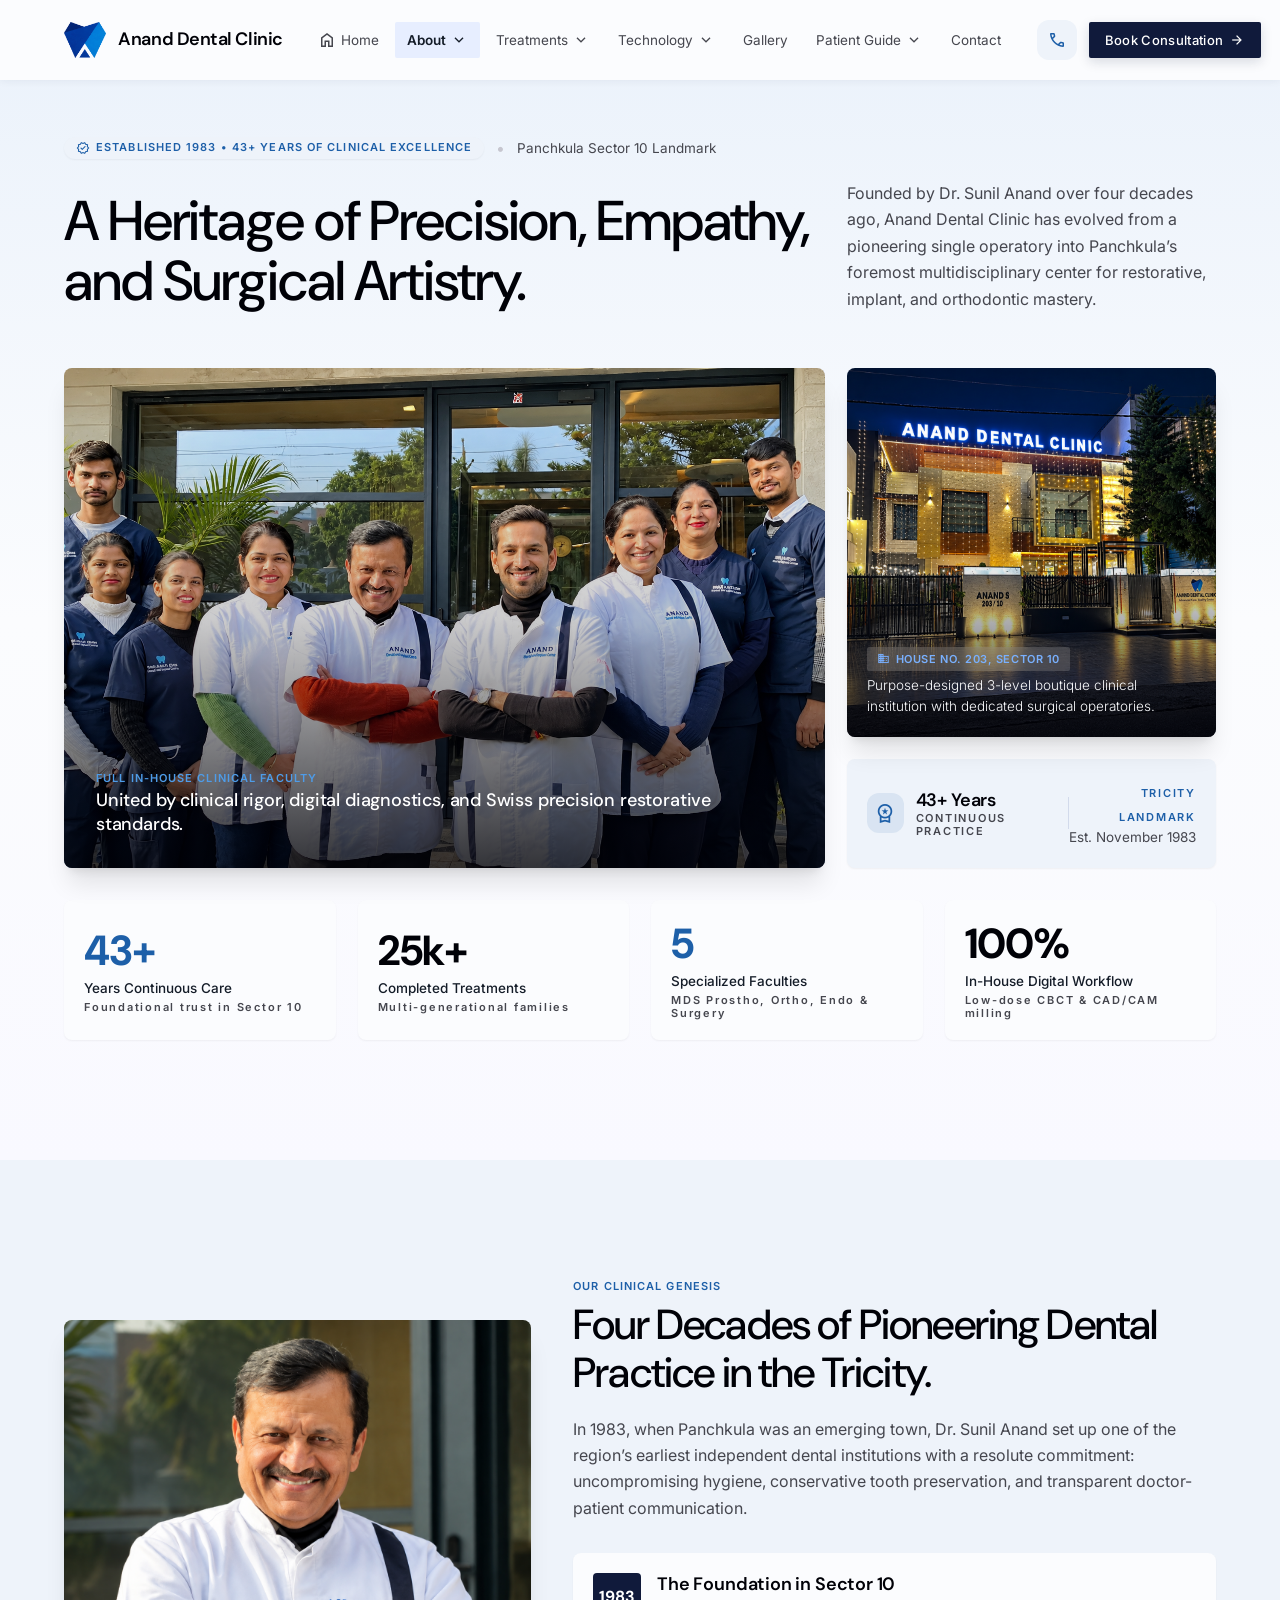
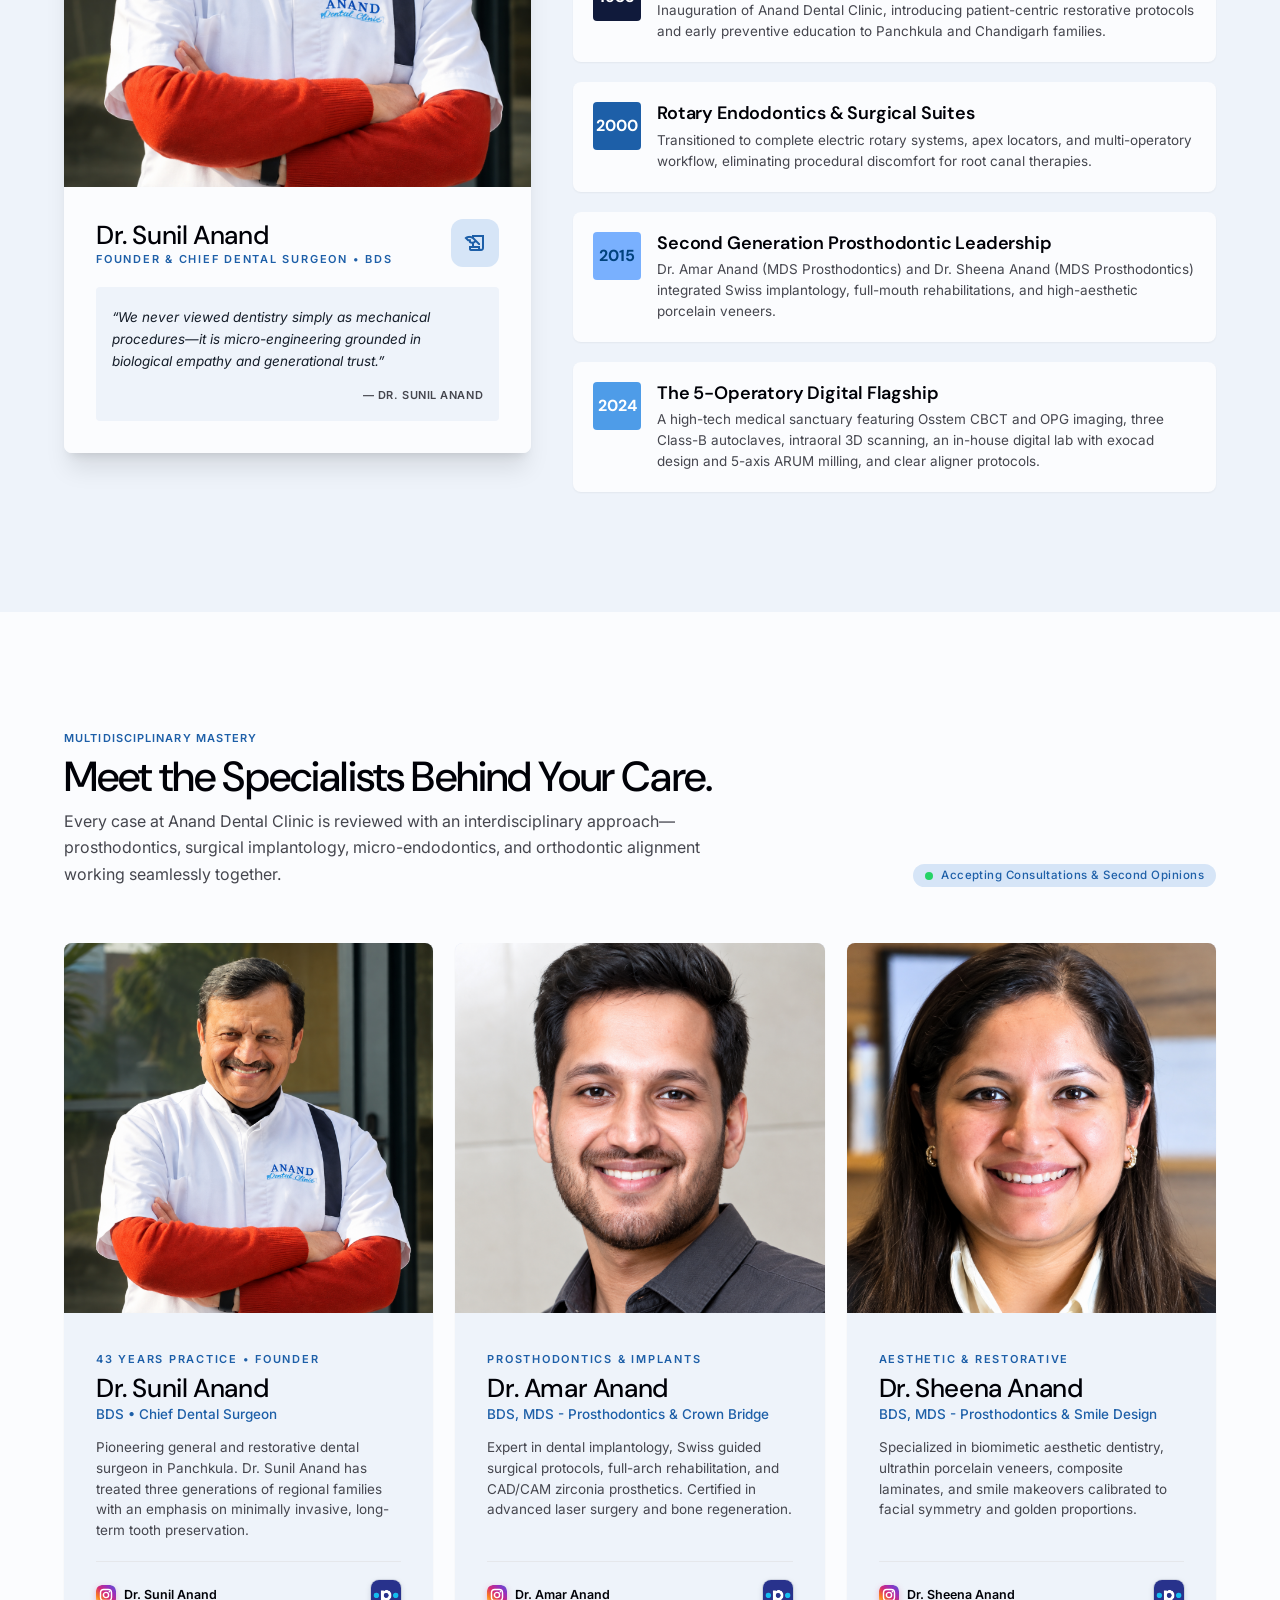
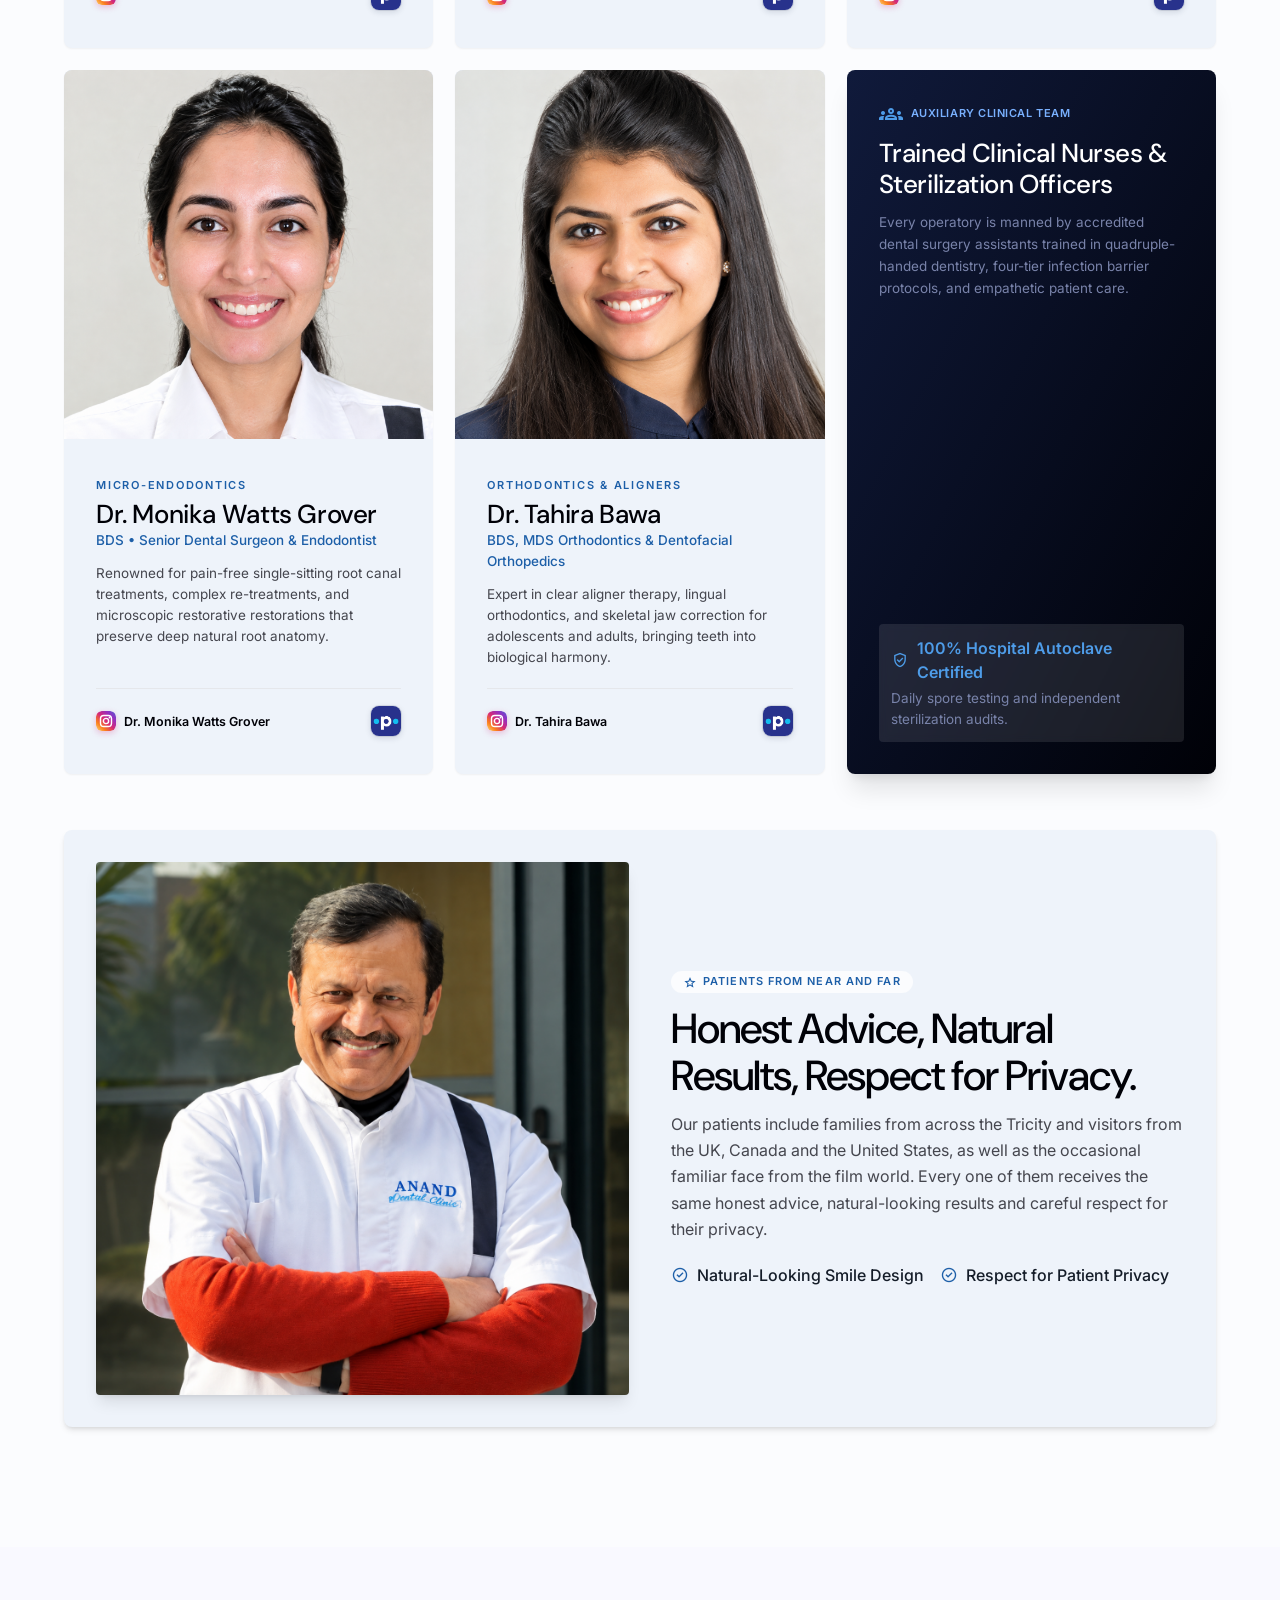
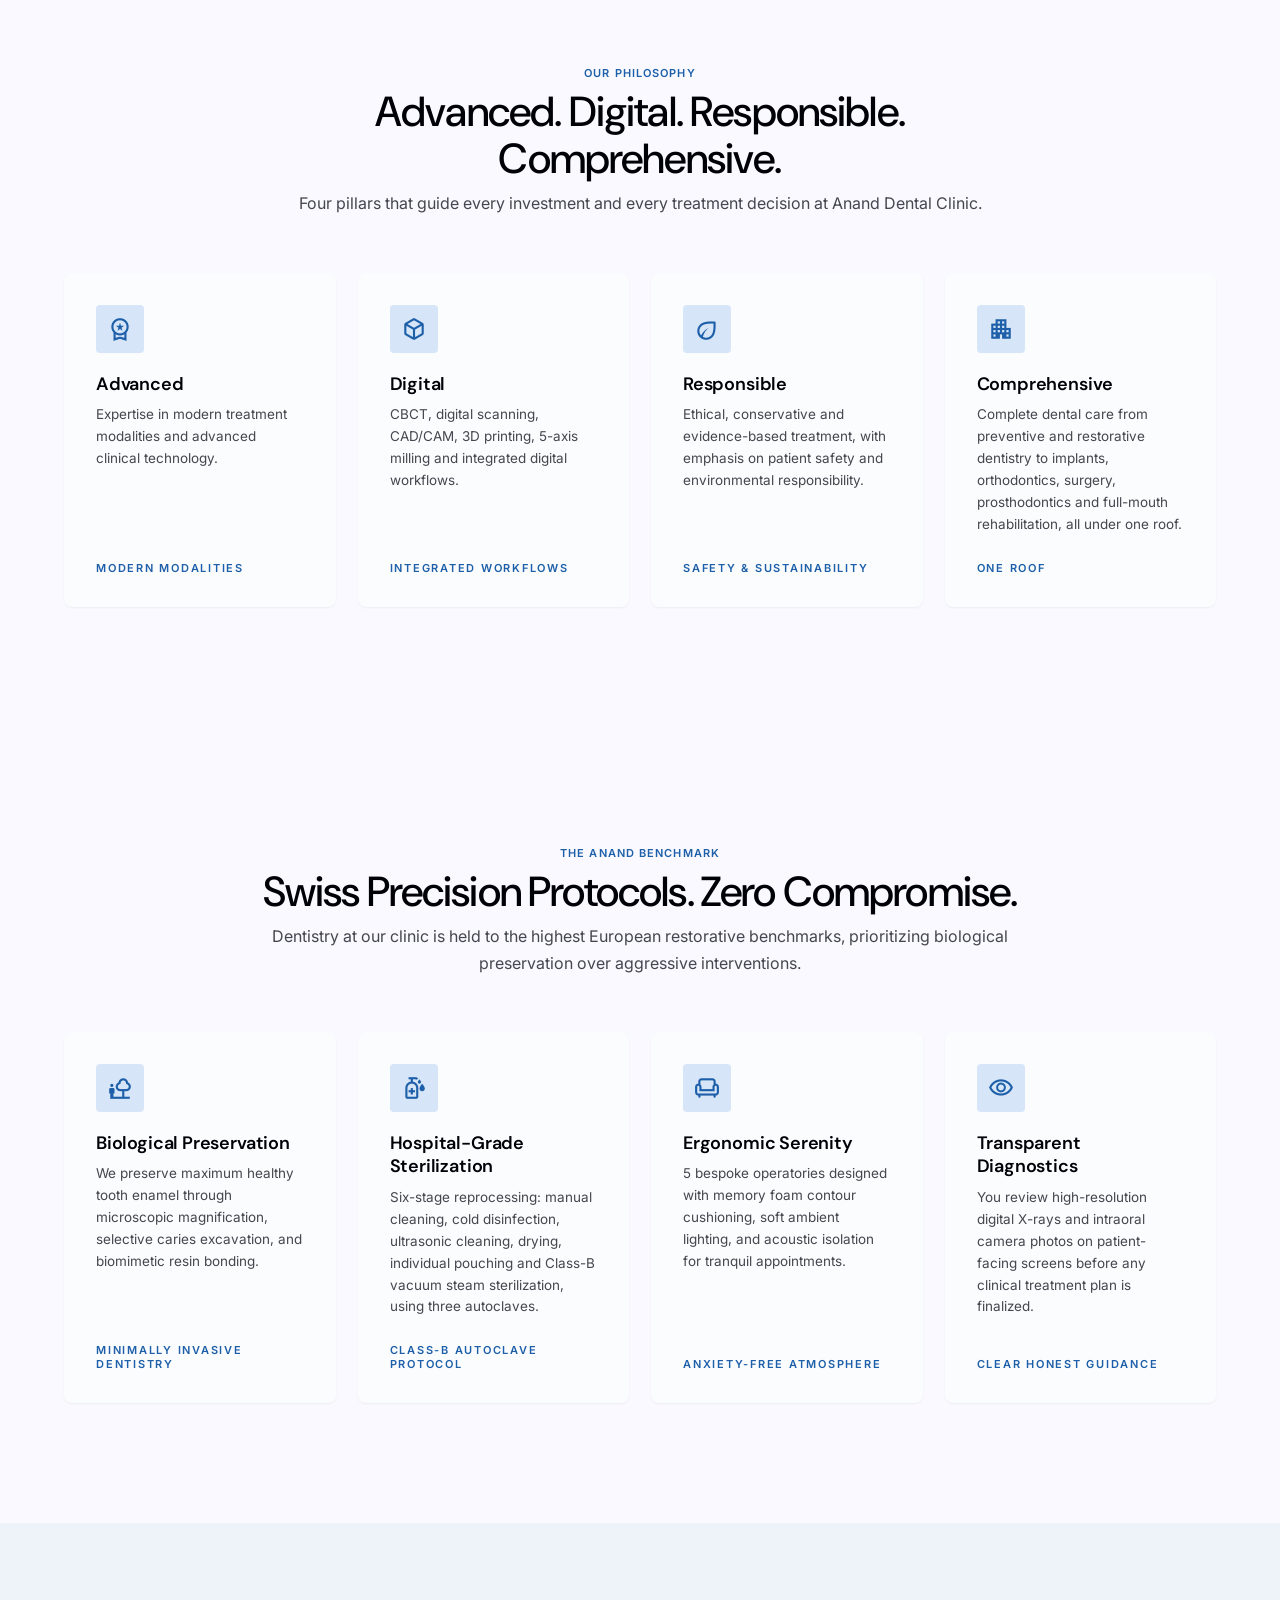
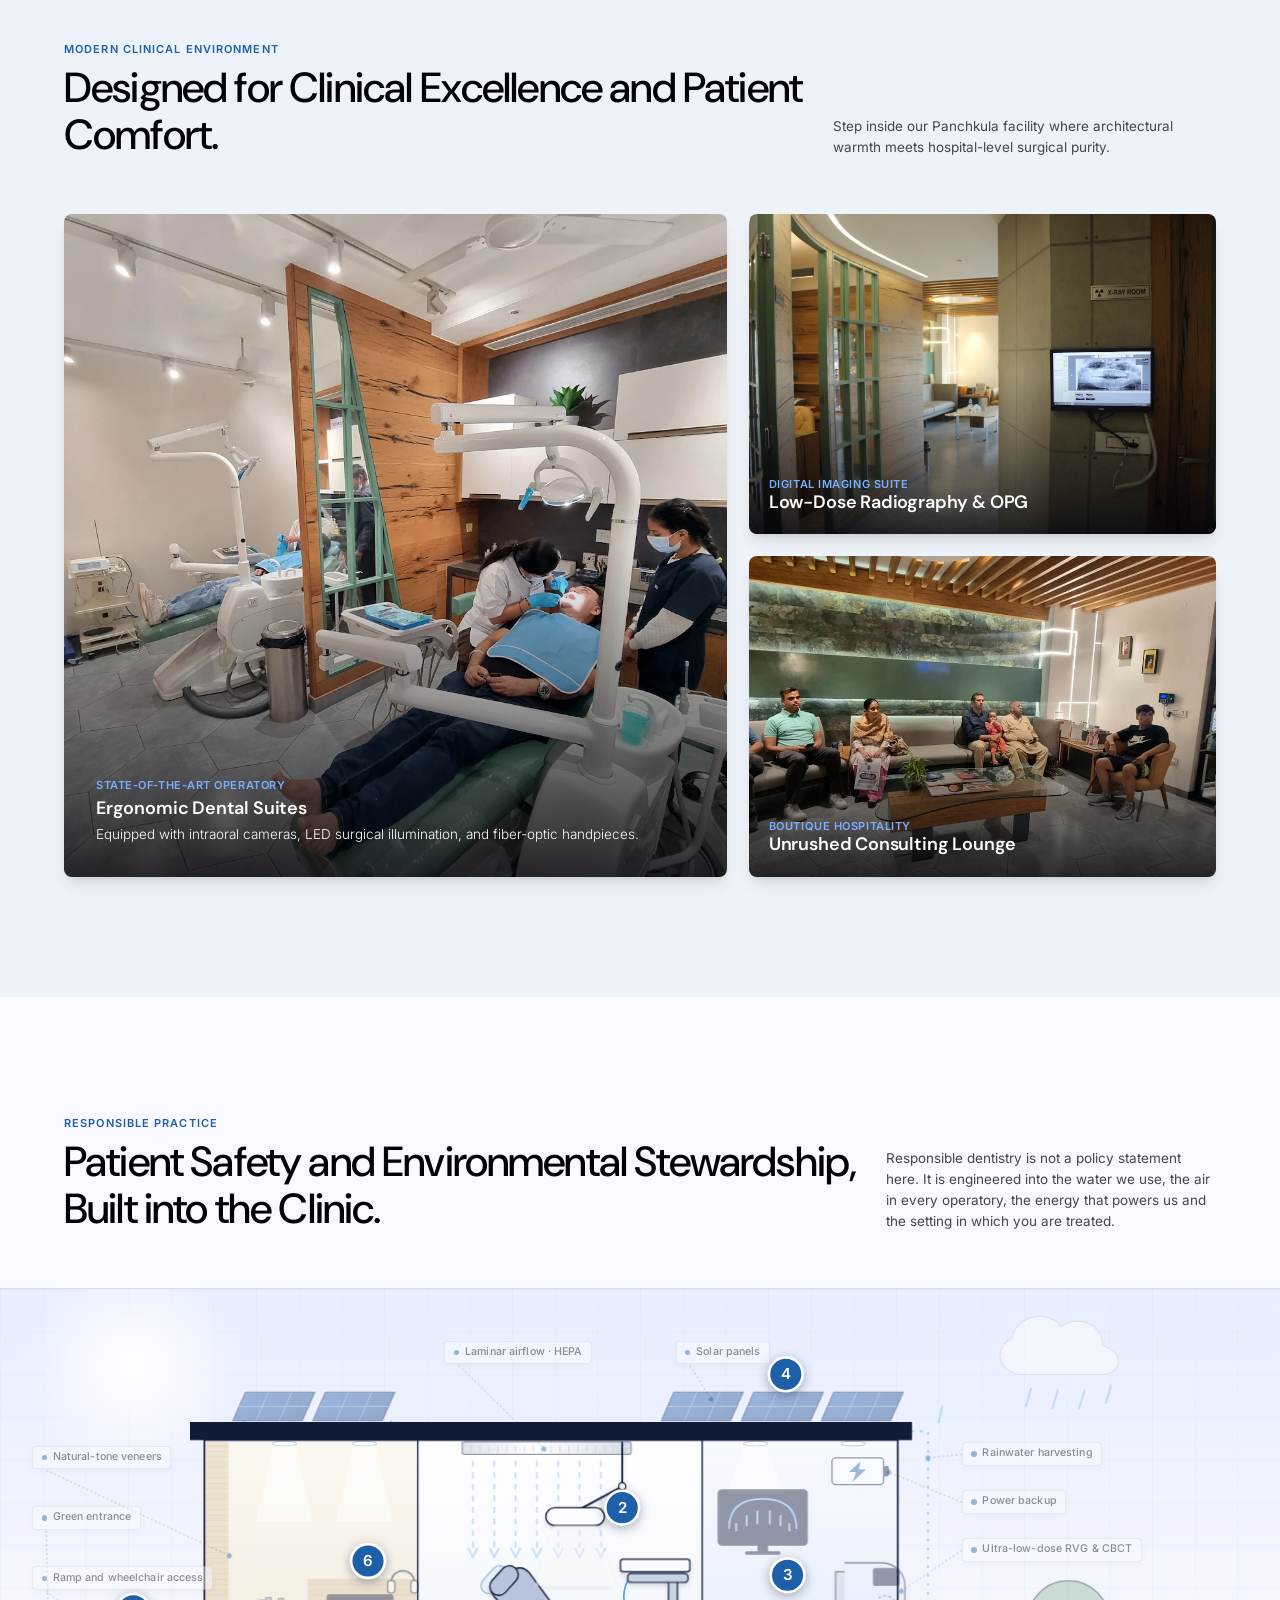
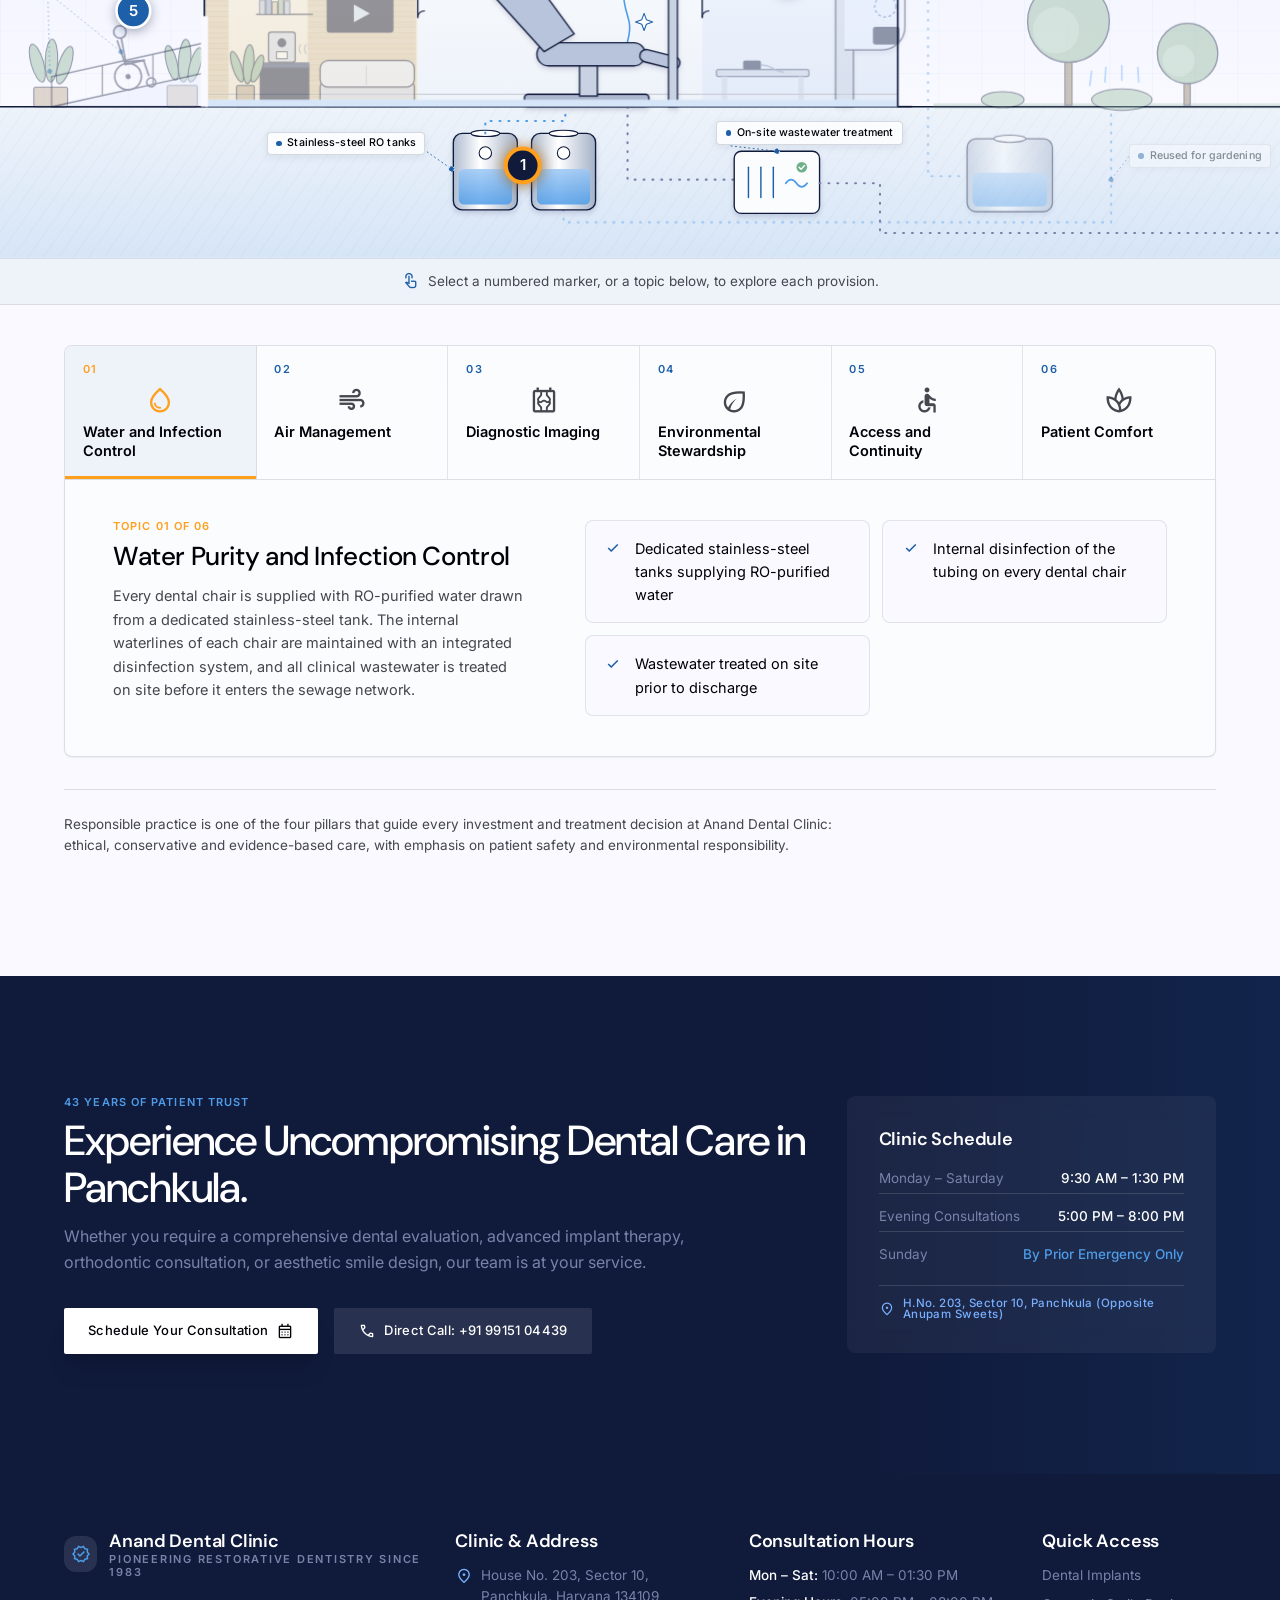
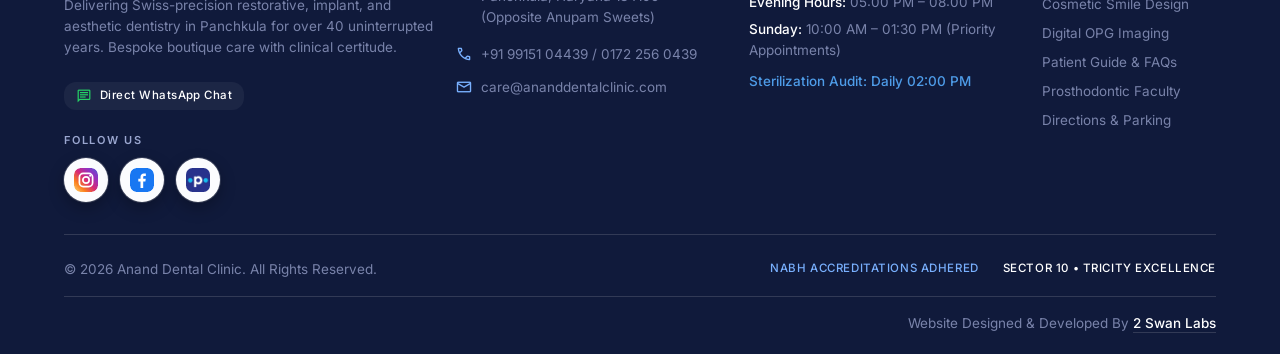
<file: about.html>
<!DOCTYPE html>

<html lang="en"><head><meta charset="utf-8"/><meta content="width=device-width, initial-scale=1.0" name="viewport"/><meta content="web_standard" name="shell-type"/><title>About Anand Dental Clinic | Four Decades of Restorative Dentistry in Panchkula</title><meta name="description" content="Meet Dr. Sunil Anand and the specialist faculty behind Panchkula's pioneering private restorative dental practice, serving patients since 1983."/><link href="https://fonts.googleapis.com/css2?family=DM+Sans:ital,opsz,wght@0,9..40,400..700;1,9..40,400..700&amp;family=Inter:wght@300;400;500;600;700&amp;display=swap" rel="stylesheet"/><link href="https://fonts.googleapis.com/css2?family=Material+Symbols+Outlined:opsz,wght,FILL,GRAD@20..48,100..700,0..1,-50..200&amp;display=block" rel="stylesheet"/><style>@layer base{html,body{margin:0;padding:0;}body{overscroll-behavior:none;}main>:first-child{margin-top:0!important;}main>:last-child{margin-bottom:0!important;}}::-webkit-scrollbar{display:none;}html{scroll-behavior:smooth;}[id]{scroll-margin-top:96px;}.material-symbols-outlined{display:inline-block;width:1em;height:1em;overflow:hidden;white-space:nowrap;line-height:1;vertical-align:middle;flex-shrink:0;}/*nav-dd*/.nav-dd .nav-panel{visibility:hidden;opacity:0;transform:translate(-50%,4px);transition:opacity .18s ease,transform .18s ease,visibility .18s}.nav-dd:hover .nav-panel,.nav-dd:focus-within .nav-panel,.nav-dd.is-open .nav-panel{visibility:visible;opacity:1;transform:translate(-50%,0)}.nav-chev{transition:transform .18s ease}.nav-dd:hover .nav-chev,.nav-dd.is-open .nav-chev,.nav-dd:focus-within .nav-chev{transform:rotate(180deg)}/*end-nav-dd*/</style><link href="assets/styles.css" rel="stylesheet"/><link rel="icon" type="image/png" href="assets/logo-mark.png"/><style id="mobile-call">@media (max-width:479px){header>div.relative{gap:.5rem}header a[aria-label="Anand Dental Clinic home"]{gap:.5rem}header a[aria-label="Anand Dental Clinic home"] img{height:2rem}header a[aria-label="Anand Dental Clinic home"] .font-headline-sm{font-size:1rem}header>div.relative>div.shrink-0{gap:.5rem}}@media (max-width:359px){header a[aria-label="Anand Dental Clinic home"] .font-headline-sm{font-size:.875rem}}</style><style id="rs-css">
.rs-sec{position:relative;background:#F9F9FF;overflow:hidden}
.rs-scene{position:relative;width:100%;max-width:1680px;margin:0 auto;border-top:1px solid rgba(16,26,59,.13);border-bottom:1px solid rgba(16,26,59,.13);background:#F9F9FF}
.rs-scroll{overflow:visible}
.rs-in{position:relative}
.rs-svg{display:block;width:100%;height:auto}
.rs-svg g[data-ch],.rs-pill,.rs-leaders g{transition:opacity .5s ease}
.rs-pill{position:absolute;display:inline-flex;align-items:center;gap:.55em;padding:.42em .8em;border-radius:4px;background:#FBFCFE;border:1px solid rgba(16,26,59,.16);box-shadow:0 2px 8px rgba(16,26,59,.08);font:500 clamp(8.5px,.8333vw,13px)/1.2 Inter,ui-sans-serif,system-ui,sans-serif;letter-spacing:.01em;color:#000107;white-space:nowrap;pointer-events:none;z-index:2}
.rs-pill i{width:.5em;height:.5em;border-radius:50%;background:#1D5FA8;flex:none}
[data-active="water"] .rs-svg g[data-ch]:not(.rs-mk):not([data-ch="water"]),[data-active="water"] .rs-pill:not([data-ch="water"]){opacity:.42}
[data-active="air"] .rs-svg g[data-ch]:not(.rs-mk):not([data-ch="air"]),[data-active="air"] .rs-pill:not([data-ch="air"]){opacity:.42}
[data-active="imaging"] .rs-svg g[data-ch]:not(.rs-mk):not([data-ch="imaging"]),[data-active="imaging"] .rs-pill:not([data-ch="imaging"]){opacity:.42}
[data-active="planet"] .rs-svg g[data-ch]:not(.rs-mk):not([data-ch="planet"]),[data-active="planet"] .rs-pill:not([data-ch="planet"]){opacity:.42}
[data-active="access"] .rs-svg g[data-ch]:not(.rs-mk):not([data-ch="access"]),[data-active="access"] .rs-pill:not([data-ch="access"]){opacity:.42}
[data-active="calm"] .rs-svg g[data-ch]:not(.rs-mk):not([data-ch="calm"]),[data-active="calm"] .rs-pill:not([data-ch="calm"]){opacity:.42}
.rs-pill[data-ch]{}
.rs-flow{animation:rs-flow 1.8s linear infinite}@keyframes rs-flow{to{stroke-dashoffset:-20}}
.rs-fall{animation:rs-fall 1.3s linear infinite}@keyframes rs-fall{to{stroke-dashoffset:-26}}
.rs-rain{animation:rs-rain 1.2s linear infinite}@keyframes rs-rain{0%{opacity:0;transform:translateY(-6px)}35%{opacity:1}100%{opacity:0;transform:translateY(10px)}}
.rs-mk{cursor:pointer;outline:none}
.rs-mk .dot{fill:#1D5FA8;stroke:#fff;stroke-width:3;filter:drop-shadow(0 3px 6px rgba(16,26,59,.35));transition:fill .3s}
.rs-mk text{font:600 17px Inter,ui-sans-serif,system-ui,sans-serif;fill:#fff;pointer-events:none}
.rs-mk .pulse{fill:none;stroke:#4E9CE8;stroke-width:2;animation:rs-pulse 2.4s ease-out infinite;transform-box:fill-box;transform-origin:center}
@keyframes rs-pulse{0%{transform:scale(1);opacity:.9}100%{transform:scale(2.1);opacity:0}}
.rs-mk:hover .dot,.rs-mk:focus-visible .dot{fill:#101A3B}
.rs-mk .pulse2{display:none;fill:none;stroke:#FFC857;stroke-width:2;transform-box:fill-box;transform-origin:center}
.rs-mk.is-active .dot{fill:#101A3B;stroke:#FF9F1C;stroke-width:4.5;filter:drop-shadow(0 0 7px rgba(255,159,28,.65)) drop-shadow(0 3px 6px rgba(16,26,59,.35))}
.rs-mk.is-active .pulse{stroke:#FF9F1C;stroke-width:3;animation:rs-ripple 1.9s ease-out infinite}
.rs-mk.is-active .pulse2{display:block;animation:rs-ripple 1.9s ease-out .95s infinite}
@keyframes rs-ripple{0%{transform:scale(1);opacity:.95}100%{transform:scale(2.6);opacity:0}}
.rs-hintbar{display:flex;align-items:center;justify-content:center;gap:.5rem;padding:.75rem 1rem;color:#45464E;border-top:1px solid rgba(16,26,59,.1);background:#EEF3FA}
.rs-hintbar .material-symbols-outlined{font-size:18px;color:#1D5FA8}
.rs-tabs{display:grid;grid-template-columns:repeat(6,minmax(0,1fr));gap:0;border:1px solid rgba(16,26,59,.13);border-radius:.5rem .5rem 0 0;overflow:hidden;background:#FBFCFE}
.rs-tab{position:relative;display:flex;flex-direction:column;align-items:flex-start;gap:.5rem;padding:1.1rem 1.1rem 1.15rem;background:#FBFCFE;border:0;border-right:1px solid rgba(16,26,59,.1);cursor:pointer;text-align:left;color:#000107;transition:background .25s}
.rs-tab:last-child{border-right:0}
.rs-tab::after{content:"";position:absolute;left:0;right:0;bottom:0;height:3px;background:#FF9F1C;transform:scaleX(0);transform-origin:left;transition:transform .35s ease}
.rs-tab:hover{background:#EEF3FA}
.rs-tab.on{background:#EEF3FA}.rs-tab.on::after{transform:scaleX(1)}
.rs-tn{color:#1D5FA8;text-transform:uppercase}
@media(min-width:561px){.rs-tab .rs-ti{align-self:center;font-size:30px}}
.rs-ti{font-size:24px;color:#45464E;transition:color .25s}.rs-tab.on .rs-ti{color:#FF9F1C}.rs-tab.on .rs-tn{color:#FF9F1C}.rs-panel .rs-pl>span:first-child{color:#FF9F1C}
.rs-tt{font-weight:600;line-height:1.3;color:#000107}
.rs-panels{border:1px solid rgba(16,26,59,.13);border-top:0;border-radius:0 0 .5rem .5rem;background:#FBFCFE;box-shadow:0 1px 2px rgba(16,26,59,.05)}
.rs-panel{display:none;grid-template-columns:1fr;gap:2rem;padding:2rem}
.rs-panel.on{display:grid;animation:rs-in .45s ease}
@keyframes rs-in{from{opacity:0;transform:translateY(6px)}to{opacity:1;transform:none}}
@media(min-width:900px){.rs-panel{grid-template-columns:5fr 7fr;gap:3.5rem;padding:2.5rem 3rem}}
.rs-pr{list-style:none;margin:0;padding:0;display:grid;grid-template-columns:1fr;gap:.75rem;align-content:start}
@media(min-width:640px){.rs-pr{grid-template-columns:1fr 1fr}}
.rs-pr li{display:flex;gap:.75rem;align-items:flex-start;padding:1rem 1.1rem;border:1px solid rgba(16,26,59,.1);border-radius:.5rem;background:#F9F9FF}
.rs-pr .material-symbols-outlined{font-size:20px;color:#1D5FA8;flex:none;margin-top:.1rem}
.rs-note{margin-top:2rem;padding-top:1.5rem;border-top:1px solid rgba(16,26,59,.13);display:flex;flex-wrap:wrap;align-items:center;gap:.75rem 1.5rem;justify-content:space-between}
@media(max-width:1000px){.rs-tabs{grid-template-columns:repeat(3,minmax(0,1fr))}.rs-tab:nth-child(3){border-right:0}.rs-tab:nth-child(-n+3){border-bottom:1px solid rgba(16,26,59,.1)}}
@media(max-width:900px){.rs-scroll{overflow-x:auto;-webkit-overflow-scrolling:touch}.rs-in{min-width:900px}}
@media(max-width:560px){.rs-tabs{grid-template-columns:repeat(2,minmax(0,1fr))}.rs-tab{flex-direction:row;flex-wrap:wrap;align-items:center;align-content:flex-start;gap:.3rem .5rem;padding:.7rem .8rem .8rem}.rs-tab .rs-tn{font-size:14px;line-height:1}.rs-tab .rs-ti{font-size:16px}.rs-tab .rs-tt{flex:0 0 100%;font-size:13.5px;line-height:1.25}.rs-tab:nth-child(3){border-right:1px solid rgba(16,26,59,.1)}.rs-tab:nth-child(2n){border-right:0}.rs-tab:nth-child(-n+4){border-bottom:1px solid rgba(16,26,59,.1)}}
@media(prefers-reduced-motion:reduce){.rs-flow,.rs-fall,.rs-rain,.rs-mk .pulse,.rs-mk .pulse2{animation:none}.rs-panel.on{animation:none}}
</style></head><body class="bg-surface font-body-md text-on-surface antialiased"><header class="fixed top-0 left-0 right-0 z-50 bg-surface-porcelain/90 backdrop-blur-xl shadow-[0_1px_8px_rgba(16,26,59,0.06)]"><div class="relative h-20 max-w-[1360px] mx-auto px-[clamp(1.25rem,5vw,4.5rem)] flex items-center justify-between gap-6"><a href="index.html" aria-label="Anand Dental Clinic home" class="flex items-center gap-3 shrink-0"><img alt="Anand Dental Clinic logo" class="h-9 w-auto object-contain" src="assets/logo-mark.png"/><span class="flex flex-col"><span class="font-headline-sm text-headline-sm text-primary tracking-tight whitespace-nowrap">Anand Dental Clinic</span><span class="hidden sm:block xl:hidden font-label-kicker text-label-kicker text-secondary uppercase whitespace-nowrap">Sector 10 Panchkula • Est. 1983</span></span></a><nav aria-label="Primary" class="hidden xl:flex items-center gap-1 whitespace-nowrap"><a href="index.html" aria-label="Home" title="Home" class="inline-flex items-center gap-1 pl-2.5 pr-3 py-2 rounded font-body-sm text-body-sm transition-colors text-on-surface-variant hover:text-on-surface hover:bg-surface-cream"><span class="material-symbols-outlined text-[20px]">home</span><span>Home</span></a><div class="nav-dd"><button type="button" aria-haspopup="true" aria-expanded="false" class="nav-trigger inline-flex items-center gap-1 px-3 py-2 rounded font-body-sm text-body-sm transition-colors bg-surface-container text-on-surface font-semibold">About<span class="nav-chev material-symbols-outlined text-[18px]">expand_more</span></button><div class="nav-panel absolute left-1/2 top-[58px] pt-[22px] z-50"><div style="width:1086px" class="max-w-[calc(100vw-2rem)] whitespace-normal p-2 rounded-lg bg-surface-porcelain border border-border-hairline shadow-[0_10px_26px_rgba(16,26,59,0.18),0_2px_6px_rgba(16,26,59,0.08)]"><div class="grid gap-1 items-stretch" style="grid-template-columns:repeat(5,minmax(0,1fr))"><a href="about.html" class="group block p-1.5 rounded-lg hover:bg-surface-cream transition-colors"><span class="block overflow-hidden rounded-lg aspect-[8/5] bg-surface-container"><img alt="" data-src="assets/nav-story.png" width="360" height="225" decoding="async" class="w-full h-full object-cover transition-transform duration-500 group-hover:scale-105"/></span><span class="block mt-2 px-1 font-body-md text-body-md text-on-surface font-medium">Our Story &amp; Heritage</span></a><a href="about.html#specialists" class="group block p-1.5 rounded-lg hover:bg-surface-cream transition-colors"><span class="block overflow-hidden rounded-lg aspect-[8/5] bg-surface-container"><img alt="" data-src="assets/nav-doctors.png" width="360" height="225" decoding="async" class="w-full h-full object-cover transition-transform duration-500 group-hover:scale-105"/></span><span class="block mt-2 px-1 font-body-md text-body-md text-on-surface font-medium">Doctors &amp; Specialists</span></a><a href="about.html#philosophy" class="group block p-1.5 rounded-lg hover:bg-surface-cream transition-colors"><span class="block overflow-hidden rounded-lg aspect-[8/5] bg-surface-container"><img alt="" data-src="assets/nav-philosophy.png" width="360" height="225" decoding="async" class="w-full h-full object-cover transition-transform duration-500 group-hover:scale-105"/></span><span class="block mt-2 px-1 font-body-md text-body-md text-on-surface font-medium">Our Philosophy</span></a><a href="about.html#clinical-excellence" class="group block p-1.5 rounded-lg hover:bg-surface-cream transition-colors"><span class="block overflow-hidden rounded-lg aspect-[8/5] bg-surface-container"><img alt="" data-src="assets/nav-excellence.png" width="360" height="225" decoding="async" class="w-full h-full object-cover transition-transform duration-500 group-hover:scale-105"/></span><span class="block mt-2 px-1 font-body-md text-body-md text-on-surface font-medium">Clinical Excellence</span></a><a href="about.html#responsible" class="group block p-1.5 rounded-lg hover:bg-surface-cream transition-colors"><span class="block overflow-hidden rounded-lg aspect-[8/5] bg-surface-container"><img alt="" data-src="assets/nav-responsible.png" width="360" height="225" decoding="async" class="w-full h-full object-cover transition-transform duration-500 group-hover:scale-105"/></span><span class="block mt-2 px-1 font-body-md text-body-md text-on-surface font-medium">Responsible Practice</span></a></div></div></div></div><div class="nav-dd"><button type="button" aria-haspopup="true" aria-expanded="false" class="nav-trigger inline-flex items-center gap-1 px-3 py-2 rounded font-body-sm text-body-sm transition-colors text-on-surface-variant hover:text-on-surface hover:bg-surface-cream">Treatments<span class="nav-chev material-symbols-outlined text-[18px]">expand_more</span></button><div class="nav-panel absolute left-1/2 top-[58px] pt-[22px] z-50"><div class="w-[1140px] max-w-[calc(100vw-2rem)] whitespace-normal p-2 rounded-lg bg-surface-porcelain border border-border-hairline shadow-[0_10px_26px_rgba(16,26,59,0.18),0_2px_6px_rgba(16,26,59,0.08)]"><div class="grid grid-cols-[repeat(6,minmax(0,1fr))_104px] gap-1 items-stretch"><a href="procedures.html#implants" class="group block p-1.5 rounded-lg hover:bg-surface-cream transition-colors"><span class="block overflow-hidden rounded-lg aspect-[8/5] bg-surface-container"><img alt="" data-src="assets/nav-implants.png" width="360" height="225" decoding="async" class="w-full h-full object-cover transition-transform duration-500 group-hover:scale-105"/></span><span class="block mt-2 px-1 font-body-md text-body-md text-on-surface font-medium">Dental Implants &amp; Full Arch</span></a><a href="procedures.html#cosmetic" class="group block p-1.5 rounded-lg hover:bg-surface-cream transition-colors"><span class="block overflow-hidden rounded-lg aspect-[8/5] bg-surface-container"><img alt="" data-src="assets/nav-cosmetic.png" width="360" height="225" decoding="async" class="w-full h-full object-cover transition-transform duration-500 group-hover:scale-105"/></span><span class="block mt-2 px-1 font-body-md text-body-md text-on-surface font-medium">Cosmetic Smile Design</span></a><a href="procedures.html#endodontics" class="group block p-1.5 rounded-lg hover:bg-surface-cream transition-colors"><span class="block overflow-hidden rounded-lg aspect-[8/5] bg-surface-container"><img alt="" data-src="assets/nav-endo.png" width="360" height="225" decoding="async" class="w-full h-full object-cover transition-transform duration-500 group-hover:scale-105"/></span><span class="block mt-2 px-1 font-body-md text-body-md text-on-surface font-medium">Endodontics &amp; Root Canal</span></a><a href="procedures.html#ortho" class="group block p-1.5 rounded-lg hover:bg-surface-cream transition-colors"><span class="block overflow-hidden rounded-lg aspect-[8/5] bg-surface-container"><img alt="" data-src="assets/nav-ortho.png" width="360" height="225" decoding="async" class="w-full h-full object-cover transition-transform duration-500 group-hover:scale-105"/></span><span class="block mt-2 px-1 font-body-md text-body-md text-on-surface font-medium">Invisalign &amp; Orthodontics</span></a><a href="procedures.html#restorative" class="group block p-1.5 rounded-lg hover:bg-surface-cream transition-colors"><span class="block overflow-hidden rounded-lg aspect-[8/5] bg-surface-container"><img alt="" data-src="assets/nav-restorative.png" width="360" height="225" decoding="async" class="w-full h-full object-cover transition-transform duration-500 group-hover:scale-105"/></span><span class="block mt-2 px-1 font-body-md text-body-md text-on-surface font-medium">Restorative &amp; Geriatric</span></a><a href="procedures.html#preventive" class="group block p-1.5 rounded-lg hover:bg-surface-cream transition-colors"><span class="block overflow-hidden rounded-lg aspect-[8/5] bg-surface-container"><img alt="" data-src="assets/nav-preventive.png" width="360" height="225" decoding="async" class="w-full h-full object-cover transition-transform duration-500 group-hover:scale-105"/></span><span class="block mt-2 px-1 font-body-md text-body-md text-on-surface font-medium">Preventive &amp; Laser Care</span></a><a href="procedures.html" class="flex flex-col items-center justify-center gap-2 p-3 rounded-lg bg-primary-container text-on-primary hover:bg-primary transition-colors text-center"><span class="material-symbols-outlined text-[22px]">arrow_forward</span><span class="font-label-btn text-label-btn">View All Treatments</span></a></div></div></div></div><div class="nav-dd relative"><button type="button" aria-haspopup="true" aria-expanded="false" class="nav-trigger inline-flex items-center gap-1 px-3 py-2 rounded font-body-sm text-body-sm transition-colors text-on-surface-variant hover:text-on-surface hover:bg-surface-cream">Technology<span class="nav-chev material-symbols-outlined text-[18px]">expand_more</span></button><div class="nav-panel absolute left-1/2 top-full pt-3 z-50"><div style="width:444px" class="max-w-[calc(100vw-2rem)] whitespace-normal p-2 rounded-lg bg-surface-porcelain border border-border-hairline shadow-[0_10px_26px_rgba(16,26,59,0.18),0_2px_6px_rgba(16,26,59,0.08)]"><div class="grid gap-1 items-stretch" style="grid-template-columns:repeat(2,minmax(0,1fr))"><a href="technology.html" class="group block p-1.5 rounded-lg hover:bg-surface-cream transition-colors"><span class="block overflow-hidden rounded-lg aspect-[8/5] bg-surface-container"><img alt="" data-src="assets/nav-clinic.png" width="360" height="225" decoding="async" class="w-full h-full object-cover transition-transform duration-500 group-hover:scale-105"/></span><span class="block mt-2 px-1 font-body-md text-body-md text-on-surface font-medium">Clinic &amp; Technology</span></a><a href="hygiene-safety.html" class="group block p-1.5 rounded-lg hover:bg-surface-cream transition-colors"><span class="block overflow-hidden rounded-lg aspect-[8/5] bg-surface-container"><img alt="" data-src="assets/nav-hygiene.png" width="360" height="225" decoding="async" class="w-full h-full object-cover transition-transform duration-500 group-hover:scale-105"/></span><span class="block mt-2 px-1 font-body-md text-body-md text-on-surface font-medium">Hygiene &amp; Safety</span></a></div></div></div></div><a href="gallery.html" class="inline-flex items-center gap-1 px-3 py-2 rounded font-body-sm text-body-sm transition-colors text-on-surface-variant hover:text-on-surface hover:bg-surface-cream">Gallery</a><div class="nav-dd relative"><button type="button" aria-haspopup="true" aria-expanded="false" class="nav-trigger inline-flex items-center gap-1 px-3 py-2 rounded font-body-sm text-body-sm transition-colors text-on-surface-variant hover:text-on-surface hover:bg-surface-cream">Patient Guide<span class="nav-chev material-symbols-outlined text-[18px]">expand_more</span></button><div class="nav-panel absolute left-1/2 top-full pt-3 z-50"><div style="width:444px" class="max-w-[calc(100vw-2rem)] whitespace-normal p-2 rounded-lg bg-surface-porcelain border border-border-hairline shadow-[0_10px_26px_rgba(16,26,59,0.18),0_2px_6px_rgba(16,26,59,0.08)]"><div class="grid gap-1 items-stretch" style="grid-template-columns:repeat(2,minmax(0,1fr))"><a href="patient-guide.html" class="group block p-1.5 rounded-lg hover:bg-surface-cream transition-colors"><span class="block overflow-hidden rounded-lg aspect-[8/5] bg-surface-container"><img alt="" data-src="assets/nav-guide.png" width="360" height="225" decoding="async" class="w-full h-full object-cover transition-transform duration-500 group-hover:scale-105"/></span><span class="block mt-2 px-1 font-body-md text-body-md text-on-surface font-medium">Patient Guide &amp; FAQs</span></a><a href="reviews.html" class="group block p-1.5 rounded-lg hover:bg-surface-cream transition-colors"><span class="block overflow-hidden rounded-lg aspect-[8/5] bg-surface-container"><img alt="" data-src="assets/nav-reviews.png" width="360" height="225" decoding="async" class="w-full h-full object-cover transition-transform duration-500 group-hover:scale-105"/></span><span class="block mt-2 px-1 font-body-md text-body-md text-on-surface font-medium">Patient Reviews</span></a></div></div></div></div><a href="contact.html" class="inline-flex items-center gap-1 px-3 py-2 rounded font-body-sm text-body-sm transition-colors text-on-surface-variant hover:text-on-surface hover:bg-surface-cream">Contact</a></nav><div class="flex items-center gap-3 shrink-0"><a class="flex items-center justify-center w-10 h-10 rounded-full bg-surface-cream text-secondary hover:bg-surface-container transition-colors" href="tel:+919915104439" aria-label="Call +91 99151 04439" title="Call +91 99151 04439"><span class="material-symbols-outlined text-[20px]">call</span></a><a class="hidden md:inline-flex whitespace-nowrap items-center justify-center px-4 py-2.5 rounded bg-primary-container text-on-primary font-label-btn text-label-btn tracking-wide shadow-[0_4px_12px_rgba(16,26,59,0.15)] hover:bg-primary transition-all duration-200 hover:-translate-y-0.5" href="contact.html#booking"><span>Book Consultation</span><span class="material-symbols-outlined text-[16px] ml-1.5">arrow_forward</span></a><button id="menu-btn" type="button" aria-label="Open menu" aria-expanded="false" class="xl:hidden w-10 h-10 rounded-full bg-primary-container flex items-center justify-center"><span class="material-symbols-outlined text-on-primary text-[22px]">menu</span></button></div></div><div id="mobile-menu" class="hidden xl:hidden border-t border-border-hairline bg-surface-porcelain max-h-[calc(100vh-5rem)] overflow-y-auto"><div class="max-w-[1360px] mx-auto px-margin py-2 flex flex-col"><a href="index.html" class="flex items-center gap-2 py-3 border-b border-border-hairline font-body-md text-body-md text-on-surface"><span class="material-symbols-outlined text-[20px]">home</span>Home</a><details class="group border-b border-border-hairline"><summary class="flex items-center justify-between py-3 cursor-pointer list-none [&::-webkit-details-marker]:hidden font-body-md text-body-md text-on-surface">About<span class="material-symbols-outlined text-[20px] transition-transform group-open:rotate-180">expand_more</span></summary><div class="pb-2 pl-1 flex flex-col"><a href="about.html" class="flex items-center gap-3 py-2"><img alt="" data-src="assets/nav-story.png" width="360" height="225" decoding="async" class="w-14 h-9 rounded object-cover shrink-0"/><span class="font-body-sm text-body-sm text-on-surface">Our Story &amp; Heritage</span></a><a href="about.html#specialists" class="flex items-center gap-3 py-2"><img alt="" data-src="assets/nav-doctors.png" width="360" height="225" decoding="async" class="w-14 h-9 rounded object-cover shrink-0"/><span class="font-body-sm text-body-sm text-on-surface">Doctors &amp; Specialists</span></a><a href="about.html#philosophy" class="flex items-center gap-3 py-2"><img alt="" data-src="assets/nav-philosophy.png" width="360" height="225" decoding="async" class="w-14 h-9 rounded object-cover shrink-0"/><span class="font-body-sm text-body-sm text-on-surface">Our Philosophy</span></a><a href="about.html#clinical-excellence" class="flex items-center gap-3 py-2"><img alt="" data-src="assets/nav-excellence.png" width="360" height="225" decoding="async" class="w-14 h-9 rounded object-cover shrink-0"/><span class="font-body-sm text-body-sm text-on-surface">Clinical Excellence</span></a><a href="about.html#responsible" class="flex items-center gap-3 py-2"><img alt="" data-src="assets/nav-responsible.png" width="360" height="225" decoding="async" class="w-14 h-9 rounded object-cover shrink-0"/><span class="font-body-sm text-body-sm text-on-surface">Responsible Practice</span></a></div></details><details class="group border-b border-border-hairline"><summary class="flex items-center justify-between py-3 cursor-pointer list-none [&::-webkit-details-marker]:hidden font-body-md text-body-md text-on-surface">Treatments<span class="material-symbols-outlined text-[20px] transition-transform group-open:rotate-180">expand_more</span></summary><div class="pb-2 pl-1 flex flex-col"><a href="procedures.html#implants" class="flex items-center gap-3 py-2"><img alt="" data-src="assets/nav-implants.png" width="360" height="225" decoding="async" class="w-14 h-9 rounded object-cover shrink-0"/><span class="font-body-sm text-body-sm text-on-surface">Dental Implants &amp; Full Arch</span></a><a href="procedures.html#cosmetic" class="flex items-center gap-3 py-2"><img alt="" data-src="assets/nav-cosmetic.png" width="360" height="225" decoding="async" class="w-14 h-9 rounded object-cover shrink-0"/><span class="font-body-sm text-body-sm text-on-surface">Cosmetic Smile Design</span></a><a href="procedures.html#endodontics" class="flex items-center gap-3 py-2"><img alt="" data-src="assets/nav-endo.png" width="360" height="225" decoding="async" class="w-14 h-9 rounded object-cover shrink-0"/><span class="font-body-sm text-body-sm text-on-surface">Endodontics &amp; Root Canal</span></a><a href="procedures.html#ortho" class="flex items-center gap-3 py-2"><img alt="" data-src="assets/nav-ortho.png" width="360" height="225" decoding="async" class="w-14 h-9 rounded object-cover shrink-0"/><span class="font-body-sm text-body-sm text-on-surface">Invisalign &amp; Orthodontics</span></a><a href="procedures.html#restorative" class="flex items-center gap-3 py-2"><img alt="" data-src="assets/nav-restorative.png" width="360" height="225" decoding="async" class="w-14 h-9 rounded object-cover shrink-0"/><span class="font-body-sm text-body-sm text-on-surface">Restorative &amp; Geriatric</span></a><a href="procedures.html#preventive" class="flex items-center gap-3 py-2"><img alt="" data-src="assets/nav-preventive.png" width="360" height="225" decoding="async" class="w-14 h-9 rounded object-cover shrink-0"/><span class="font-body-sm text-body-sm text-on-surface">Preventive &amp; Laser Care</span></a><a href="procedures.html" class="py-2 font-label-btn text-label-btn text-secondary">View All Treatments</a></div></details><details class="group border-b border-border-hairline"><summary class="flex items-center justify-between py-3 cursor-pointer list-none [&::-webkit-details-marker]:hidden font-body-md text-body-md text-on-surface">Technology<span class="material-symbols-outlined text-[20px] transition-transform group-open:rotate-180">expand_more</span></summary><div class="pb-2 pl-1 flex flex-col"><a href="technology.html" class="flex items-center gap-3 py-2"><img alt="" data-src="assets/nav-clinic.png" width="360" height="225" decoding="async" class="w-14 h-9 rounded object-cover shrink-0"/><span class="font-body-sm text-body-sm text-on-surface">Clinic &amp; Technology</span></a><a href="hygiene-safety.html" class="flex items-center gap-3 py-2"><img alt="" data-src="assets/nav-hygiene.png" width="360" height="225" decoding="async" class="w-14 h-9 rounded object-cover shrink-0"/><span class="font-body-sm text-body-sm text-on-surface">Hygiene &amp; Safety</span></a></div></details><a href="gallery.html" class="py-3 border-b border-border-hairline font-body-md text-body-md text-on-surface">Gallery</a><details class="group border-b border-border-hairline"><summary class="flex items-center justify-between py-3 cursor-pointer list-none [&::-webkit-details-marker]:hidden font-body-md text-body-md text-on-surface">Patient Guide<span class="material-symbols-outlined text-[20px] transition-transform group-open:rotate-180">expand_more</span></summary><div class="pb-2 pl-1 flex flex-col"><a href="patient-guide.html" class="flex items-center gap-3 py-2"><img alt="" data-src="assets/nav-guide.png" width="360" height="225" decoding="async" class="w-14 h-9 rounded object-cover shrink-0"/><span class="font-body-sm text-body-sm text-on-surface">Patient Guide &amp; FAQs</span></a><a href="reviews.html" class="flex items-center gap-3 py-2"><img alt="" data-src="assets/nav-reviews.png" width="360" height="225" decoding="async" class="w-14 h-9 rounded object-cover shrink-0"/><span class="font-body-sm text-body-sm text-on-surface">Patient Reviews</span></a></div></details><a href="contact.html" class="py-3 border-b border-border-hairline font-body-md text-body-md text-on-surface">Contact</a><a href="contact.html#booking" class="mt-4 inline-flex items-center justify-center px-4 py-3 rounded bg-primary-container text-on-primary font-label-btn text-label-btn">Book Consultation</a><a href="tel:+919915104439" class="py-3 text-center font-label-btn text-label-btn text-secondary">Call +91 99151 04439</a><div class="mm-info"><a class="mm-addr" href="https://maps.google.com/?q=Anand+Dental+Clinic+Sector+10+Panchkula" target="_blank" rel="noopener noreferrer" aria-label="Get directions to Anand Dental Clinic"><span class="material-symbols-outlined mm-pin">location_on</span><span class="mm-addr-t"><b>Anand Dental Clinic</b>House No. 203, Sector 10, Panchkula,<br/>Haryana 134109 (Opposite Anupam Sweets)<em>Get directions</em></span></a><div class="mm-soc"><span class="mm-soc-h">Follow us</span><a class="mm-s" href="https://www.instagram.com/anand_dental_clinic_/?hl=en" target="_blank" rel="noopener noreferrer" aria-label="Instagram"><svg  viewBox="0 0 24 24" aria-hidden="true" focusable="false"><defs><linearGradient id="igg2" x1="0" y1="1" x2="1" y2="0"><stop offset="0" stop-color="#FEDA75"/><stop offset=".25" stop-color="#FA7E1E"/><stop offset=".5" stop-color="#D62976"/><stop offset=".75" stop-color="#962FBF"/><stop offset="1" stop-color="#4F5BD5"/></linearGradient></defs><rect width="24" height="24" rx="6.5" fill="url(#igg2)"/><rect x="5.4" y="5.4" width="13.2" height="13.2" rx="3.9" fill="none" stroke="#fff" stroke-width="1.7"/><circle cx="12" cy="12" r="3.15" fill="none" stroke="#fff" stroke-width="1.7"/><circle cx="16.15" cy="7.85" r="1" fill="#fff"/></svg></a><a class="mm-s" href="https://www.facebook.com/ananddentalpkl/" target="_blank" rel="noopener noreferrer" aria-label="Facebook"><svg  viewBox="0 0 24 24" aria-hidden="true" focusable="false"><rect width="24" height="24" rx="6.5" fill="#1877F2"/><path d="M13.2 20v-6.6h2.2l.35-2.6H13.2V9.2c0-.75.2-1.25 1.28-1.25h1.37V5.6c-.24-.03-1.05-.1-2-.1-1.98 0-3.34 1.2-3.34 3.43v1.9H8.3v2.6h2.2V20z" fill="#fff"/></svg></a><a class="mm-s" href="https://www.practo.com/panchkula/clinic/anand-dental-clinic-sector-10" target="_blank" rel="noopener noreferrer" aria-label="Practo"><img src="assets/practo-logo.png" alt="" width="64" height="64" loading="lazy" decoding="async"/></a></div></div></div></div></header><main class="w-full pt-20 bg-surface"><div class="flex flex-col w-full">
<!-- Hero Section -->
<section class="relative w-full bg-surface-porcelain pt-space-xl pb-space-2xl overflow-hidden">
<div class="absolute inset-0 bg-gradient-to-b from-surface-wash/40 via-transparent to-surface pointer-events-none"></div>
<div class="max-w-[1360px] mx-auto px-margin relative z-10">
<!-- Breadcrumb & Kicker Tag -->
<div class="flex flex-wrap items-center gap-3 mb-space-md">
<span class="inline-flex items-center gap-1.5 px-3 py-1 rounded-full bg-surface-cream text-secondary font-label-kicker text-label-kicker uppercase tracking-widest shadow-sm">
<span class="material-symbols-outlined text-[14px]">verified</span>
          ESTABLISHED 1983 • 43+ YEARS OF CLINICAL EXCELLENCE
        </span>
<span class="text-outline-variant">•</span>
<span class="font-body-sm text-body-sm text-on-surface-variant">Panchkula Sector 10 Landmark</span>
</div>
<!-- Main Headline & Subtitle Split -->
<div class="grid grid-cols-1 lg:grid-cols-12 gap-gutter items-end mb-space-xl">
<div class="lg:col-span-8">
<h1 class="text-primary tracking-tight font-display-hero text-display-hero-mobile md:text-display-hero">
            A Heritage of Precision, Empathy, and Surgical Artistry.
          </h1>
</div>
<div class="lg:col-span-4">
<p class="font-body-lead text-body-lead text-on-surface-variant">
            Founded by Dr. Sunil Anand over four decades ago, Anand Dental Clinic has evolved from a pioneering single operatory into Panchkula’s foremost multidisciplinary center for restorative, implant, and orthodontic mastery.
          </p>
</div>
</div>
<!-- Visual Collage: Team & Exterior Architecture -->
<div class="grid grid-cols-1 lg:grid-cols-12 gap-gutter items-stretch">
<!-- Team Master Photo -->
<div class="lg:col-span-8 group relative rounded-xl overflow-hidden shadow-xl bg-surface-container-low min-h-[380px] lg:min-h-[500px]">
<img alt="Anand Dental Clinic Core Team and Doctors at Sector 10 Panchkula" class="w-full h-full object-cover object-center group-hover:scale-105 transition-transform duration-700 ease-out" src="assets/g6.png"/>
<div class="absolute inset-0 bg-gradient-to-t from-primary/80 via-primary/20 to-transparent"></div>
<div class="absolute bottom-0 left-0 right-0 p-space-lg text-on-primary">
<span class="font-label-kicker text-label-kicker text-accent-electric uppercase tracking-widest mb-1 block">Full In-House Clinical Faculty</span>
<p class="font-headline-sm text-headline-sm font-medium">United by clinical rigor, digital diagnostics, and Swiss precision restorative standards.</p>
</div>
</div>
<!-- Architectural Exterior Showcase -->
<div class="lg:col-span-4 flex flex-col justify-between gap-gutter">
<div class="relative rounded-xl overflow-hidden shadow-xl bg-surface-container-low h-full min-h-[280px]">
<img alt="Anand Dental Clinic Modern Illuminated Architectural Exterior in Sector 10" class="w-full h-full object-cover object-center" src="assets/g7.png"/>
<div class="absolute inset-0 bg-gradient-to-t from-primary/85 via-transparent to-transparent"></div>
<div class="absolute bottom-0 left-0 right-0 p-space-md text-on-primary">
<span class="inline-flex items-center gap-1.5 px-2.5 py-1 rounded bg-surface-porcelain/15 backdrop-blur-md text-[11px] font-semibold text-secondary-container tracking-wider uppercase mb-1">
<span class="material-symbols-outlined text-[13px]">domain</span>
                House No. 203, Sector 10
              </span>
<p class="font-body-sm text-body-sm text-surface-porcelain font-light">Purpose-designed 3-level boutique clinical institution with dedicated surgical operatories.</p>
</div>
</div>
<!-- Quick Heritage Quick Stats Banner -->
<div class="bg-surface-cream p-space-md rounded-xl shadow-sm flex items-center justify-between">
<div class="flex items-center gap-3">
<div class="w-10 h-10 rounded-full bg-secondary/10 flex items-center justify-center text-secondary">
<span class="material-symbols-outlined text-[22px]">workspace_premium</span>
</div>
<div>
<div class="font-headline-sm text-headline-sm text-primary leading-tight">43+ Years</div>
<div class="font-label-kicker text-label-kicker text-on-surface-variant uppercase">Continuous Practice</div>
</div>
</div>
<div class="w-px h-8 bg-surface-dim"></div>
<div class="text-right">
<span class="font-label-kicker text-label-kicker text-secondary uppercase font-semibold">Tricity Landmark</span>
<p class="font-body-sm text-body-sm text-on-surface-variant">Est. November 1983</p>
</div>
</div>
</div>
</div>
<!-- Four Core Stat Badges Strip -->
<div class="grid grid-cols-2 lg:grid-cols-4 gap-gutter mt-space-lg">
<div class="bg-surface-porcelain p-space-md rounded-xl shadow-sm flex flex-col justify-center">
<div class="font-headline-xl text-headline-xl text-secondary font-bold">43+</div>
<div class="font-body-sm text-body-sm text-on-surface font-medium mt-1">Years Continuous Care</div>
<div class="font-label-kicker text-label-kicker text-on-surface-variant mt-0.5">Foundational trust in Sector 10</div>
</div>
<div class="bg-surface-porcelain p-space-md rounded-xl shadow-sm flex flex-col justify-center">
<div class="font-headline-xl text-headline-xl text-primary font-bold">25k+</div>
<div class="font-body-sm text-body-sm text-on-surface font-medium mt-1">Completed Treatments</div>
<div class="font-label-kicker text-label-kicker text-on-surface-variant mt-0.5">Multi-generational families</div>
</div>
<div class="bg-surface-porcelain p-space-md rounded-xl shadow-sm flex flex-col justify-center">
<div class="font-headline-xl text-headline-xl text-secondary font-bold">5</div>
<div class="font-body-sm text-body-sm text-on-surface font-medium mt-1">Specialized Faculties</div>
<div class="font-label-kicker text-label-kicker text-on-surface-variant mt-0.5">MDS Prostho, Ortho, Endo &amp; Surgery</div>
</div>
<div class="bg-surface-porcelain p-space-md rounded-xl shadow-sm flex flex-col justify-center">
<div class="font-headline-xl text-headline-xl text-primary font-bold">100%</div>
<div class="font-body-sm text-body-sm text-on-surface font-medium mt-1">In-House Digital Workflow</div>
<div class="font-label-kicker text-label-kicker text-on-surface-variant mt-0.5">Low-dose CBCT &amp; CAD/CAM milling</div>
</div>
</div>
</div>
</section>
<!-- The Anand Legacy & Philosophy -->
<section class="w-full bg-surface-cream py-space-2xl">
<div class="max-w-[1360px] mx-auto px-margin">
<div class="grid grid-cols-1 lg:grid-cols-12 gap-gutter items-center">
<!-- Dr. Sunil Anand Portrait & Signed Card -->
<div class="lg:col-span-5 relative">
<div class="rounded-xl overflow-hidden shadow-xl bg-surface-porcelain">
<img alt="Dr. Sunil Anand Founder Chief Dental Surgeon Anand Dental Clinic" class="w-full h-auto object-cover" src="assets/hero3.png"/>
<div class="p-space-lg bg-surface-porcelain">
<div class="flex items-center justify-between">
<div>
<h3 class="font-headline-lg text-headline-lg text-primary">Dr. Sunil Anand</h3>
<p class="font-label-kicker text-label-kicker text-secondary uppercase font-semibold mt-0.5">Founder &amp; Chief Dental Surgeon • BDS</p>
</div>
<div class="w-12 h-12 rounded-full bg-surface-wash flex items-center justify-center text-secondary">
<span class="material-symbols-outlined text-[24px]">history_edu</span>
</div>
</div>
<div class="mt-space-md pt-space-md bg-surface-cream p-4 rounded-lg">
<p class="font-body-sm text-body-sm text-on-surface italic leading-relaxed">
                  “We never viewed dentistry simply as mechanical procedures—it is micro-engineering grounded in biological empathy and generational trust.”
                </p>
<div class="mt-2 text-right">
<span class="font-label-kicker text-label-kicker text-on-surface-variant tracking-wider uppercase">— Dr. Sunil Anand</span>
</div>
</div>
</div>
</div>
</div>
<!-- Narrative & Timeline Steps -->
<div class="lg:col-span-7 lg:pl-space-md">
<span class="font-label-kicker text-label-kicker text-secondary uppercase tracking-widest block mb-2">Our Clinical Genesis</span>
<h2 class="text-primary tracking-tight mb-space-md font-headline-xl text-headline-xl-mobile md:text-headline-xl">
            Four Decades of Pioneering Dental Practice in the Tricity.
          </h2>
<p class="font-body-lead text-body-lead text-on-surface-variant mb-space-lg">
            In 1983, when Panchkula was an emerging town, Dr. Sunil Anand set up one of the region’s earliest independent dental institutions with a resolute commitment: uncompromising hygiene, conservative tooth preservation, and transparent doctor-patient communication.
          </p>
<!-- Timeline Grid -->
<div class="space-y-space-md">
<div class="flex items-start gap-4 p-space-md rounded-xl bg-surface-porcelain shadow-sm hover:shadow-md transition-shadow">
<div class="shrink-0 w-12 h-12 rounded-lg bg-primary-container text-on-primary flex items-center justify-center font-headline-sm font-bold text-[16px]">
                1983
              </div>
<div>
<h4 class="font-headline-sm text-headline-sm text-primary">The Foundation in Sector 10</h4>
<p class="font-body-sm text-body-sm text-on-surface-variant mt-1">
                  Inauguration of Anand Dental Clinic, introducing patient-centric restorative protocols and early preventive education to Panchkula and Chandigarh families.
                </p>
</div>
</div>
<div class="flex items-start gap-4 p-space-md rounded-xl bg-surface-porcelain shadow-sm hover:shadow-md transition-shadow">
<div class="shrink-0 w-12 h-12 rounded-lg bg-secondary text-on-secondary flex items-center justify-center font-headline-sm font-bold text-[16px]">
                2000
              </div>
<div>
<h4 class="font-headline-sm text-headline-sm text-primary">Rotary Endodontics &amp; Surgical Suites</h4>
<p class="font-body-sm text-body-sm text-on-surface-variant mt-1">
                  Transitioned to complete electric rotary systems, apex locators, and multi-operatory workflow, eliminating procedural discomfort for root canal therapies.
                </p>
</div>
</div>
<div class="flex items-start gap-4 p-space-md rounded-xl bg-surface-porcelain shadow-sm hover:shadow-md transition-shadow">
<div class="shrink-0 w-12 h-12 rounded-lg bg-secondary-container text-on-secondary-container flex items-center justify-center font-headline-sm font-bold text-[16px]">
                2015
              </div>
<div>
<h4 class="font-headline-sm text-headline-sm text-primary">Second Generation Prosthodontic Leadership</h4>
<p class="font-body-sm text-body-sm text-on-surface-variant mt-1">
                  Dr. Amar Anand (MDS Prosthodontics) and Dr. Sheena Anand (MDS Prosthodontics) integrated Swiss implantology, full-mouth rehabilitations, and high-aesthetic porcelain veneers.
                </p>
</div>
</div>
<div class="flex items-start gap-4 p-space-md rounded-xl bg-surface-porcelain shadow-sm hover:shadow-md transition-shadow">
<div class="shrink-0 w-12 h-12 rounded-lg bg-accent-electric text-on-primary flex items-center justify-center font-headline-sm font-bold text-[16px]">
                2024
              </div>
<div>
<h4 class="font-headline-sm text-headline-sm text-primary">The 5-Operatory Digital Flagship</h4>
<p class="font-body-sm text-body-sm text-on-surface-variant mt-1">
                  A high-tech medical sanctuary featuring Osstem CBCT and OPG imaging, three Class-B autoclaves, intraoral 3D scanning, an in-house digital lab with exocad design and 5-axis ARUM milling, and clear aligner protocols.
                </p>
</div>
</div>
</div>
</div>
</div>
</div>
</section>
<!-- The Multidisciplinary Clinical Faculty -->
<section class="w-full bg-surface-porcelain py-space-2xl" id="specialists">
<div class="max-w-[1360px] mx-auto px-margin">
<div class="flex flex-col md:flex-row md:items-end justify-between mb-space-xl">
<div class="max-w-2xl">
<span class="font-label-kicker text-label-kicker text-secondary uppercase tracking-widest block mb-2">Multidisciplinary Mastery</span>
<h2 class="text-primary tracking-tight font-headline-xl text-headline-xl-mobile md:text-headline-xl">
            Meet the Specialists Behind Your Care.
          </h2>
<p class="font-body-lead text-body-lead text-on-surface-variant mt-2">
            Every case at Anand Dental Clinic is reviewed with an interdisciplinary approach—prosthodontics, surgical implantology, micro-endodontics, and orthodontic alignment working seamlessly together.
          </p>
</div>
<div class="mt-4 md:mt-0">
<span class="inline-flex items-center gap-2 px-3 py-1.5 rounded-full bg-surface-wash text-secondary font-label-pill text-label-pill">
<span class="w-2 h-2 rounded-full bg-accent-whatsapp"></span>
            Accepting Consultations &amp; Second Opinions
          </span>
</div>
</div>
<!-- Specialists Grid -->
<div class="grid grid-cols-1 md:grid-cols-2 lg:grid-cols-3 gap-gutter">
<!-- Dr. Sunil Anand -->
<div class="bg-surface-cream rounded-xl overflow-hidden shadow-sm hover:shadow-xl transition-all duration-300 flex flex-col">
<div class="aspect-square w-full overflow-hidden bg-surface-container">
<img alt="Dr. Sunil Anand Founder Chief Dental Surgeon" class="w-full h-full object-cover object-top hover:scale-105 transition-transform duration-500" src="assets/hero3.png"/>
</div>
<div class="p-space-lg flex-1 flex flex-col justify-between">
<div>
<span class="font-label-kicker text-label-kicker text-secondary uppercase font-semibold">43 Years Practice • Founder</span>
<h3 class="font-headline-lg text-headline-lg text-primary mt-1">Dr. Sunil Anand</h3>
<p class="font-body-sm text-body-sm text-secondary font-medium">BDS • Chief Dental Surgeon</p>
<p class="font-body-sm text-body-sm text-on-surface-variant mt-3">
                Pioneering general and restorative dental surgeon in Panchkula. Dr. Sunil Anand has treated three generations of regional families with an emphasis on minimally invasive, long-term tooth preservation.
              </p>
</div>
<div class="mt-space-md pt-space-sm border-t border-hairline dr-foot"><a class="dr-ig" href="https://www.instagram.com/drsunilanand/?hl=en" target="_blank" rel="noopener noreferrer" aria-label="Dr. Sunil Anand on Instagram" title="Dr. Sunil Anand on Instagram"><svg  viewBox="0 0 24 24" aria-hidden="true" focusable="false"><defs><linearGradient id="igg3" x1="0" y1="1" x2="1" y2="0"><stop offset="0" stop-color="#FEDA75"/><stop offset=".25" stop-color="#FA7E1E"/><stop offset=".5" stop-color="#D62976"/><stop offset=".75" stop-color="#962FBF"/><stop offset="1" stop-color="#4F5BD5"/></linearGradient></defs><rect width="24" height="24" rx="6.5" fill="url(#igg3)"/><rect x="5.4" y="5.4" width="13.2" height="13.2" rx="3.9" fill="none" stroke="#fff" stroke-width="1.7"/><circle cx="12" cy="12" r="3.15" fill="none" stroke="#fff" stroke-width="1.7"/><circle cx="16.15" cy="7.85" r="1" fill="#fff"/></svg><span>Dr. Sunil Anand</span></a><a class="dr-practo" href="https://www.practo.com/panchkula/doctor/dr-sunil-anand-dentist?specialization=Dental%20Surgeon&amp;practice_id=759146" target="_blank" rel="noopener noreferrer" aria-label="Dr. Sunil Anand on Practo" title="View Dr. Sunil Anand on Practo"><img src="assets/practo-logo.png" alt="" width="64" height="64" loading="lazy" decoding="async"/></a></div>
</div>
</div>
<!-- Dr. Amar Anand -->
<div class="bg-surface-cream rounded-xl overflow-hidden shadow-sm hover:shadow-xl transition-all duration-300 flex flex-col">
<div class="aspect-square w-full overflow-hidden bg-surface-container">
<img alt="Dr. Amar Anand Senior Prosthodontist and Implantologist" class="w-full h-full object-cover object-top hover:scale-105 transition-transform duration-500" src="assets/dr3.png"/>
</div>
<div class="p-space-lg flex-1 flex flex-col justify-between">
<div>
<span class="font-label-kicker text-label-kicker text-secondary uppercase font-semibold">Prosthodontics &amp; Implants</span>
<h3 class="font-headline-lg text-headline-lg text-primary mt-1">Dr. Amar Anand</h3>
<p class="font-body-sm text-body-sm text-secondary font-medium">BDS, MDS - Prosthodontics &amp; Crown Bridge</p>
<p class="font-body-sm text-body-sm text-on-surface-variant mt-3">
                Expert in dental implantology, Swiss guided surgical protocols, full-arch rehabilitation, and CAD/CAM zirconia prosthetics. Certified in advanced laser surgery and bone regeneration.
              </p>
</div>
<div class="mt-space-md pt-space-sm border-t border-hairline dr-foot"><a class="dr-ig" href="https://www.instagram.com/dr.amar.anand/?hl=en" target="_blank" rel="noopener noreferrer" aria-label="Dr. Amar Anand on Instagram" title="Dr. Amar Anand on Instagram"><svg  viewBox="0 0 24 24" aria-hidden="true" focusable="false"><defs><linearGradient id="igg4" x1="0" y1="1" x2="1" y2="0"><stop offset="0" stop-color="#FEDA75"/><stop offset=".25" stop-color="#FA7E1E"/><stop offset=".5" stop-color="#D62976"/><stop offset=".75" stop-color="#962FBF"/><stop offset="1" stop-color="#4F5BD5"/></linearGradient></defs><rect width="24" height="24" rx="6.5" fill="url(#igg4)"/><rect x="5.4" y="5.4" width="13.2" height="13.2" rx="3.9" fill="none" stroke="#fff" stroke-width="1.7"/><circle cx="12" cy="12" r="3.15" fill="none" stroke="#fff" stroke-width="1.7"/><circle cx="16.15" cy="7.85" r="1" fill="#fff"/></svg><span>Dr. Amar Anand</span></a><a class="dr-practo" href="https://www.practo.com/panchkula/doctor/dr-amar-anand-dentist?specialization=Dental%20Surgeon&amp;practice_id=759146" target="_blank" rel="noopener noreferrer" aria-label="Dr. Amar Anand on Practo" title="View Dr. Amar Anand on Practo"><img src="assets/practo-logo.png" alt="" width="64" height="64" loading="lazy" decoding="async"/></a></div>
</div>
</div>
<!-- Dr. Sheena Anand -->
<div class="bg-surface-cream rounded-xl overflow-hidden shadow-sm hover:shadow-xl transition-all duration-300 flex flex-col">
<div class="aspect-square w-full overflow-hidden bg-surface-container">
<img alt="Dr. Sheena Anand Prosthodontist and Aesthetic Specialist" class="w-full h-full object-cover object-top hover:scale-105 transition-transform duration-500" src="assets/dr4.png"/>
</div>
<div class="p-space-lg flex-1 flex flex-col justify-between">
<div>
<span class="font-label-kicker text-label-kicker text-secondary uppercase font-semibold">Aesthetic &amp; Restorative</span>
<h3 class="font-headline-lg text-headline-lg text-primary mt-1">Dr. Sheena Anand</h3>
<p class="font-body-sm text-body-sm text-secondary font-medium">BDS, MDS - Prosthodontics &amp; Smile Design</p>
<p class="font-body-sm text-body-sm text-on-surface-variant mt-3">
                Specialized in biomimetic aesthetic dentistry, ultrathin porcelain veneers, composite laminates, and smile makeovers calibrated to facial symmetry and golden proportions.
              </p>
</div>
<div class="mt-space-md pt-space-sm border-t border-hairline dr-foot"><a class="dr-ig" href="https://www.instagram.com/dr.sheenaanand/?hl=en" target="_blank" rel="noopener noreferrer" aria-label="Dr. Sheena Anand on Instagram" title="Dr. Sheena Anand on Instagram"><svg  viewBox="0 0 24 24" aria-hidden="true" focusable="false"><defs><linearGradient id="igg5" x1="0" y1="1" x2="1" y2="0"><stop offset="0" stop-color="#FEDA75"/><stop offset=".25" stop-color="#FA7E1E"/><stop offset=".5" stop-color="#D62976"/><stop offset=".75" stop-color="#962FBF"/><stop offset="1" stop-color="#4F5BD5"/></linearGradient></defs><rect width="24" height="24" rx="6.5" fill="url(#igg5)"/><rect x="5.4" y="5.4" width="13.2" height="13.2" rx="3.9" fill="none" stroke="#fff" stroke-width="1.7"/><circle cx="12" cy="12" r="3.15" fill="none" stroke="#fff" stroke-width="1.7"/><circle cx="16.15" cy="7.85" r="1" fill="#fff"/></svg><span>Dr. Sheena Anand</span></a><a class="dr-practo" href="https://www.practo.com/panchkula/doctor/sheena-anand-dentist?specialization=Prosthodontist&amp;practice_id=759146" target="_blank" rel="noopener noreferrer" aria-label="Dr. Sheena Anand on Practo" title="View Dr. Sheena Anand on Practo"><img src="assets/practo-logo.png" alt="" width="64" height="64" loading="lazy" decoding="async"/></a></div>
</div>
</div>
<!-- Dr. Monika Watts Grover -->
<div class="bg-surface-cream rounded-xl overflow-hidden shadow-sm hover:shadow-xl transition-all duration-300 flex flex-col">
<div class="aspect-square w-full overflow-hidden bg-surface-container">
<img alt="Dr. Monika Watts Grover Senior Dental Surgeon and Endodontist" class="w-full h-full object-cover object-top hover:scale-105 transition-transform duration-500" src="assets/dr5.png"/>
</div>
<div class="p-space-lg flex-1 flex flex-col justify-between">
<div>
<span class="font-label-kicker text-label-kicker text-secondary uppercase font-semibold">Micro-Endodontics</span>
<h3 class="font-headline-lg text-headline-lg text-primary mt-1">Dr. Monika Watts Grover</h3>
<p class="font-body-sm text-body-sm text-secondary font-medium">BDS • Senior Dental Surgeon &amp; Endodontist</p>
<p class="font-body-sm text-body-sm text-on-surface-variant mt-3">
                Renowned for pain-free single-sitting root canal treatments, complex re-treatments, and microscopic restorative restorations that preserve deep natural root anatomy.
              </p>
</div>
<div class="mt-space-md pt-space-sm border-t border-hairline dr-foot"><a class="dr-ig" href="https://www.instagram.com/monikawatts/?hl=en" target="_blank" rel="noopener noreferrer" aria-label="Dr. Monika Watts Grover on Instagram" title="Dr. Monika Watts Grover on Instagram"><svg  viewBox="0 0 24 24" aria-hidden="true" focusable="false"><defs><linearGradient id="igg6" x1="0" y1="1" x2="1" y2="0"><stop offset="0" stop-color="#FEDA75"/><stop offset=".25" stop-color="#FA7E1E"/><stop offset=".5" stop-color="#D62976"/><stop offset=".75" stop-color="#962FBF"/><stop offset="1" stop-color="#4F5BD5"/></linearGradient></defs><rect width="24" height="24" rx="6.5" fill="url(#igg6)"/><rect x="5.4" y="5.4" width="13.2" height="13.2" rx="3.9" fill="none" stroke="#fff" stroke-width="1.7"/><circle cx="12" cy="12" r="3.15" fill="none" stroke="#fff" stroke-width="1.7"/><circle cx="16.15" cy="7.85" r="1" fill="#fff"/></svg><span>Dr. Monika Watts Grover</span></a><a class="dr-practo" href="https://www.practo.com/panchkula/doctor/dr-monika-watts-dentist?specialization=Dentist&amp;practice_id=759146" target="_blank" rel="noopener noreferrer" aria-label="Dr. Monika Watts Grover on Practo" title="View Dr. Monika Watts Grover on Practo"><img src="assets/practo-logo.png" alt="" width="64" height="64" loading="lazy" decoding="async"/></a></div>
</div>
</div>
<!-- Dr. Tahira Bawa -->
<div class="bg-surface-cream rounded-xl overflow-hidden shadow-sm hover:shadow-xl transition-all duration-300 flex flex-col">
<div class="aspect-square w-full overflow-hidden bg-surface-container">
<img alt="Dr. Tahira Bawa Orthodontist and Dentofacial Orthopedics Specialist" class="w-full h-full object-cover object-top hover:scale-105 transition-transform duration-500" src="assets/dr2.png"/>
</div>
<div class="p-space-lg flex-1 flex flex-col justify-between">
<div>
<span class="font-label-kicker text-label-kicker text-secondary uppercase font-semibold">Orthodontics &amp; Aligners</span>
<h3 class="font-headline-lg text-headline-lg text-primary mt-1">Dr. Tahira Bawa</h3>
<p class="font-body-sm text-body-sm text-secondary font-medium">BDS, MDS Orthodontics &amp; Dentofacial Orthopedics</p>
<p class="font-body-sm text-body-sm text-on-surface-variant mt-3">
                Expert in clear aligner therapy, lingual orthodontics, and skeletal jaw correction for adolescents and adults, bringing teeth into biological harmony.
              </p>
</div>
<div class="mt-space-md pt-space-sm border-t border-hairline dr-foot"><a class="dr-ig" href="https://www.instagram.com/tahira.bawa/?hl=en" target="_blank" rel="noopener noreferrer" aria-label="Dr. Tahira Bawa on Instagram" title="Dr. Tahira Bawa on Instagram"><svg  viewBox="0 0 24 24" aria-hidden="true" focusable="false"><defs><linearGradient id="igg7" x1="0" y1="1" x2="1" y2="0"><stop offset="0" stop-color="#FEDA75"/><stop offset=".25" stop-color="#FA7E1E"/><stop offset=".5" stop-color="#D62976"/><stop offset=".75" stop-color="#962FBF"/><stop offset="1" stop-color="#4F5BD5"/></linearGradient></defs><rect width="24" height="24" rx="6.5" fill="url(#igg7)"/><rect x="5.4" y="5.4" width="13.2" height="13.2" rx="3.9" fill="none" stroke="#fff" stroke-width="1.7"/><circle cx="12" cy="12" r="3.15" fill="none" stroke="#fff" stroke-width="1.7"/><circle cx="16.15" cy="7.85" r="1" fill="#fff"/></svg><span>Dr. Tahira Bawa</span></a><a class="dr-practo" href="https://www.practo.com/panchkula/doctor/tahira-bawa-dentist?specialization=Orthodontist&amp;practice_id=759146" target="_blank" rel="noopener noreferrer" aria-label="Dr. Tahira Bawa on Practo" title="View Dr. Tahira Bawa on Practo"><img src="assets/practo-logo.png" alt="" width="64" height="64" loading="lazy" decoding="async"/></a></div>
</div>
</div>
<!-- Clinical Auxiliary & Nursing Team Spotlight -->
<div class="bg-gradient-to-br from-primary-container to-primary text-on-primary rounded-xl p-space-lg shadow-xl flex flex-col justify-between">
<div>
<div class="flex items-center gap-2 mb-3">
<span class="material-symbols-outlined text-accent-electric text-[24px]">groups</span>
<span class="font-label-kicker text-label-kicker text-secondary-container uppercase tracking-wider">Auxiliary Clinical Team</span>
</div>
<h3 class="font-headline-lg text-headline-lg text-on-primary">Trained Clinical Nurses &amp; Sterilization Officers</h3>
<p class="font-body-sm text-body-sm text-on-primary-container mt-3 leading-relaxed">
              Every operatory is manned by accredited dental surgery assistants trained in quadruple-handed dentistry, four-tier infection barrier protocols, and empathetic patient care.
            </p>
</div>
<div class="mt-space-md bg-surface-porcelain/10 p-space-sm rounded-lg backdrop-blur-sm">
<div class="flex items-center gap-2 text-accent-electric font-body-sm font-semibold">
<span class="material-symbols-outlined text-[18px]">verified_user</span>
<span>100% Hospital Autoclave Certified</span>
</div>
<p class="font-body-sm text-body-sm text-on-primary-container mt-1">Daily spore testing and independent sterilization audits.</p>
</div>
</div>
</div>
<!-- Trust Spotlight: Celebrity Visit -->
<div class="mt-space-xl bg-surface-cream rounded-xl p-space-lg shadow-md overflow-hidden relative">
<div class="grid grid-cols-1 lg:grid-cols-12 gap-gutter items-center">
<div class="lg:col-span-6 rounded-lg overflow-hidden shadow-lg">
<img alt="Actress Yami Gautam visiting with Dr. Sunil Anand, Dr. Amar Anand, and Dr. Sheena Anand at Anand Dental Clinic" class="w-full h-auto object-cover" src="assets/hero3.png"/>
</div>
<div class="lg:col-span-6 lg:pl-space-md">
<span class="inline-flex items-center gap-1.5 px-3 py-1 rounded-full bg-surface-porcelain text-secondary font-label-kicker text-label-kicker uppercase tracking-widest mb-3">
<span class="material-symbols-outlined text-[14px]">star</span>
              Patients From Near and Far
            </span>
<h3 class="font-headline-xl text-headline-xl text-primary tracking-tight">
              Honest Advice, Natural Results, Respect for Privacy.
            </h3>
<p class="font-body-lead text-body-lead text-on-surface-variant mt-3">
              Our patients include families from across the Tricity and visitors from the UK, Canada and the United States, as well as the occasional familiar face from the film world. Every one of them receives the same honest advice, natural-looking results and careful respect for their privacy.
            </p>
<div class="mt-space-md flex flex-wrap items-center gap-4">
<div class="flex items-center gap-2 text-on-surface font-body-sm font-medium">
<span class="material-symbols-outlined text-secondary text-[18px]">check_circle</span>
<span>Natural-Looking Smile Design</span>
</div>
<div class="flex items-center gap-2 text-on-surface font-body-sm font-medium">
<span class="material-symbols-outlined text-secondary text-[18px]">check_circle</span>
<span>Respect for Patient Privacy</span>
</div>
</div>
</div>
</div>
</div>
</div>
</section>
<!-- Our Core Clinical Standards -->
<section id="philosophy" class="w-full bg-surface py-space-2xl">
<div class="max-w-[1360px] mx-auto px-margin">
<div class="text-center max-w-3xl mx-auto mb-space-xl">
<span class="font-label-kicker text-label-kicker text-secondary uppercase tracking-widest block mb-2">Our Philosophy</span>
<h2 class="text-primary tracking-tight font-headline-xl text-headline-xl-mobile md:text-headline-xl">
          Advanced. Digital. Responsible. Comprehensive.
        </h2>
<p class="font-body-lead text-body-lead text-on-surface-variant mt-2">
          Four pillars that guide every investment and every treatment decision at Anand Dental Clinic.
        </p>
</div>
<div class="grid grid-cols-1 md:grid-cols-2 lg:grid-cols-4 gap-gutter">
<!-- Card 1 -->
<div class="p-space-lg rounded-xl bg-surface-porcelain shadow-sm hover:shadow-lg transition-shadow flex flex-col justify-between">
<div>
<div class="w-12 h-12 rounded-lg bg-surface-wash text-secondary flex items-center justify-center mb-space-md">
<span class="material-symbols-outlined text-[26px]">workspace_premium</span>
</div>
<h3 class="font-headline-sm text-headline-sm text-primary">Advanced</h3>
<p class="font-body-sm text-body-sm text-on-surface-variant mt-2 leading-relaxed">
              Expertise in modern treatment modalities and advanced clinical technology.
            </p>
</div>
<div class="mt-space-md pt-space-xs text-secondary font-label-kicker text-label-kicker uppercase">
            Modern Modalities
          </div>
</div>
<!-- Card 2 -->
<div class="p-space-lg rounded-xl bg-surface-porcelain shadow-sm hover:shadow-lg transition-shadow flex flex-col justify-between">
<div>
<div class="w-12 h-12 rounded-lg bg-surface-wash text-secondary flex items-center justify-center mb-space-md">
<span class="material-symbols-outlined text-[26px]">deployed_code</span>
</div>
<h3 class="font-headline-sm text-headline-sm text-primary">Digital</h3>
<p class="font-body-sm text-body-sm text-on-surface-variant mt-2 leading-relaxed">
              CBCT, digital scanning, CAD/CAM, 3D printing, 5-axis milling and integrated digital workflows.
            </p>
</div>
<div class="mt-space-md pt-space-xs text-secondary font-label-kicker text-label-kicker uppercase">
            Integrated Workflows
          </div>
</div>
<!-- Card 3 -->
<div class="p-space-lg rounded-xl bg-surface-porcelain shadow-sm hover:shadow-lg transition-shadow flex flex-col justify-between">
<div>
<div class="w-12 h-12 rounded-lg bg-surface-wash text-secondary flex items-center justify-center mb-space-md">
<span class="material-symbols-outlined text-[26px]">eco</span>
</div>
<h3 class="font-headline-sm text-headline-sm text-primary">Responsible</h3>
<p class="font-body-sm text-body-sm text-on-surface-variant mt-2 leading-relaxed">
              Ethical, conservative and evidence-based treatment, with emphasis on patient safety and environmental responsibility.
            </p>
</div>
<div class="mt-space-md pt-space-xs text-secondary font-label-kicker text-label-kicker uppercase">
            Safety &amp; Sustainability
          </div>
</div>
<!-- Card 4 -->
<div class="p-space-lg rounded-xl bg-surface-porcelain shadow-sm hover:shadow-lg transition-shadow flex flex-col justify-between">
<div>
<div class="w-12 h-12 rounded-lg bg-surface-wash text-secondary flex items-center justify-center mb-space-md">
<span class="material-symbols-outlined text-[26px]">apartment</span>
</div>
<h3 class="font-headline-sm text-headline-sm text-primary">Comprehensive</h3>
<p class="font-body-sm text-body-sm text-on-surface-variant mt-2 leading-relaxed">
              Complete dental care from preventive and restorative dentistry to implants, orthodontics, surgery, prosthodontics and full-mouth rehabilitation, all under one roof.
            </p>
</div>
<div class="mt-space-md pt-space-xs text-secondary font-label-kicker text-label-kicker uppercase">
            One Roof
          </div>
</div>
</div>
</div>
</section><section class="w-full bg-surface py-space-2xl">
<div class="max-w-[1360px] mx-auto px-margin">
<div class="text-center max-w-3xl mx-auto mb-space-xl">
<span class="font-label-kicker text-label-kicker text-secondary uppercase tracking-widest block mb-2">The Anand Benchmark</span>
<h2 class="text-primary tracking-tight font-headline-xl text-headline-xl-mobile md:text-headline-xl">
          Swiss Precision Protocols. Zero Compromise.
        </h2>
<p class="font-body-lead text-body-lead text-on-surface-variant mt-2">
          Dentistry at our clinic is held to the highest European restorative benchmarks, prioritizing biological preservation over aggressive interventions.
        </p>
</div>
<div class="grid grid-cols-1 md:grid-cols-2 lg:grid-cols-4 gap-gutter">
<!-- Card 1 -->
<div class="p-space-lg rounded-xl bg-surface-porcelain shadow-sm hover:shadow-lg transition-shadow flex flex-col justify-between">
<div>
<div class="w-12 h-12 rounded-lg bg-surface-wash text-secondary flex items-center justify-center mb-space-md">
<span class="material-symbols-outlined text-[26px]">nature_people</span>
</div>
<h3 class="font-headline-sm text-headline-sm text-primary">Biological Preservation</h3>
<p class="font-body-sm text-body-sm text-on-surface-variant mt-2 leading-relaxed">
              We preserve maximum healthy tooth enamel through microscopic magnification, selective caries excavation, and biomimetic resin bonding.
            </p>
</div>
<div class="mt-space-md pt-space-xs text-secondary font-label-kicker text-label-kicker uppercase">
            Minimally Invasive Dentistry
          </div>
</div>
<!-- Card 2 -->
<div class="p-space-lg rounded-xl bg-surface-porcelain shadow-sm hover:shadow-lg transition-shadow flex flex-col justify-between">
<div>
<div class="w-12 h-12 rounded-lg bg-surface-wash text-secondary flex items-center justify-center mb-space-md">
<span class="material-symbols-outlined text-[26px]">sanitizer</span>
</div>
<h3 class="font-headline-sm text-headline-sm text-primary">Hospital-Grade Sterilization</h3>
<p class="font-body-sm text-body-sm text-on-surface-variant mt-2 leading-relaxed">
              Six-stage reprocessing: manual cleaning, cold disinfection, ultrasonic cleaning, drying, individual pouching and Class-B vacuum steam sterilization, using three autoclaves.
            </p>
</div>
<div class="mt-space-md pt-space-xs text-secondary font-label-kicker text-label-kicker uppercase">
            Class-B Autoclave Protocol
          </div>
</div>
<!-- Card 3 -->
<div class="p-space-lg rounded-xl bg-surface-porcelain shadow-sm hover:shadow-lg transition-shadow flex flex-col justify-between">
<div>
<div class="w-12 h-12 rounded-lg bg-surface-wash text-secondary flex items-center justify-center mb-space-md">
<span class="material-symbols-outlined text-[26px]">chair</span>
</div>
<h3 class="font-headline-sm text-headline-sm text-primary">Ergonomic Serenity</h3>
<p class="font-body-sm text-body-sm text-on-surface-variant mt-2 leading-relaxed">
              5 bespoke operatories designed with memory foam contour cushioning, soft ambient lighting, and acoustic isolation for tranquil appointments.
            </p>
</div>
<div class="mt-space-md pt-space-xs text-secondary font-label-kicker text-label-kicker uppercase">
            Anxiety-Free Atmosphere
          </div>
</div>
<!-- Card 4 -->
<div class="p-space-lg rounded-xl bg-surface-porcelain shadow-sm hover:shadow-lg transition-shadow flex flex-col justify-between">
<div>
<div class="w-12 h-12 rounded-lg bg-surface-wash text-secondary flex items-center justify-center mb-space-md">
<span class="material-symbols-outlined text-[26px]">visibility</span>
</div>
<h3 class="font-headline-sm text-headline-sm text-primary">Transparent Diagnostics</h3>
<p class="font-body-sm text-body-sm text-on-surface-variant mt-2 leading-relaxed">
              You review high-resolution digital X-rays and intraoral camera photos on patient-facing screens before any clinical treatment plan is finalized.
            </p>
</div>
<div class="mt-space-md pt-space-xs text-secondary font-label-kicker text-label-kicker uppercase">
            Clear Honest Guidance
          </div>
</div>
</div>
</div>
</section>
<!-- Interactive Facility Gallery Showcase -->
<section id="clinical-excellence" class="w-full bg-surface-cream py-space-2xl">
<div class="max-w-[1360px] mx-auto px-margin">
<div class="flex flex-col md:flex-row md:items-end justify-between mb-space-xl">
<div>
<span class="font-label-kicker text-label-kicker text-secondary uppercase tracking-widest block mb-2">Modern Clinical Environment</span>
<h2 class="text-primary tracking-tight font-headline-xl text-headline-xl-mobile md:text-headline-xl">
            Designed for Clinical Excellence and Patient Comfort.
          </h2>
</div>
<div class="mt-3 md:mt-0">
<p class="font-body-sm text-body-sm text-on-surface-variant max-w-md">
            Step inside our Panchkula facility where architectural warmth meets hospital-level surgical purity.
          </p>
</div>
</div>
<div class="grid grid-cols-1 md:grid-cols-12 gap-gutter items-stretch">
<!-- Main Operatory -->
<div class="md:col-span-7 rounded-xl overflow-hidden shadow-lg bg-surface-porcelain relative group">
<img alt="Anand Dental Clinic Modern Dental Operatory and Treatment Suite" class="w-full h-full min-h-[350px] object-cover group-hover:scale-105 transition-transform duration-500" src="assets/g1.png"/>
<div class="absolute inset-0 bg-gradient-to-t from-primary/80 via-transparent to-transparent"></div>
<div class="absolute bottom-0 left-0 right-0 p-space-lg text-on-primary">
<span class="font-label-kicker text-label-kicker text-secondary-container uppercase tracking-wider block mb-1">State-of-the-Art Operatory</span>
<h4 class="font-headline-sm text-headline-sm font-semibold">Ergonomic Dental Suites</h4>
<p class="font-body-sm text-body-sm text-surface-porcelain font-light mt-1">Equipped with intraoral cameras, LED surgical illumination, and fiber-optic handpieces.</p>
</div>
</div>
<div class="md:col-span-5 flex flex-col gap-gutter">
<!-- Diagnostics & Imaging Suite -->
<div class="rounded-xl overflow-hidden shadow-lg bg-surface-porcelain relative group flex-1">
<img alt="Low radiation digital X-ray diagnostics at Anand Dental Clinic" class="w-full h-full min-h-[220px] object-cover group-hover:scale-105 transition-transform duration-500" src="assets/g3.png"/>
<div class="absolute inset-0 bg-gradient-to-t from-primary/80 via-transparent to-transparent"></div>
<div class="absolute bottom-0 left-0 right-0 p-space-md text-on-primary">
<span class="font-label-kicker text-label-kicker text-secondary-container uppercase tracking-wider block">Digital Imaging Suite</span>
<h4 class="font-headline-sm text-headline-sm">Low-Dose Radiography &amp; OPG</h4>
</div>
</div>
<!-- Reception & Patient Waiting Lounge -->
<div class="rounded-xl overflow-hidden shadow-lg bg-surface-porcelain relative group flex-1">
<img alt="Boutique reception lounge at Anand Dental Clinic Panchkula" class="w-full h-full min-h-[220px] object-cover group-hover:scale-105 transition-transform duration-500" src="assets/g4.png"/>
<div class="absolute inset-0 bg-gradient-to-t from-primary/80 via-transparent to-transparent"></div>
<div class="absolute bottom-0 left-0 right-0 p-space-md text-on-primary">
<span class="font-label-kicker text-label-kicker text-secondary-container uppercase tracking-wider block">Boutique Hospitality</span>
<h4 class="font-headline-sm text-headline-sm">Unrushed Consulting Lounge</h4>
</div>
</div>
</div>
</div>
</div>
</section>
<!-- Call-to-action Banner -->
<section id="responsible" class="rs-sec w-full bg-surface py-space-2xl" aria-labelledby="rs-title">
<div class="max-w-[1360px] mx-auto px-margin">
<div class="flex flex-col md:flex-row md:items-end justify-between mb-space-xl"><div><span class="font-label-kicker text-label-kicker text-secondary uppercase tracking-widest block mb-2">Responsible Practice</span><h2 id="rs-title" class="text-primary tracking-tight font-headline-xl text-headline-xl-mobile md:text-headline-xl">Patient Safety and Environmental Stewardship, Built into the Clinic.</h2></div><div class="mt-3 md:mt-0"><p class="font-body-sm text-body-sm text-on-surface-variant max-w-md">Responsible dentistry is not a policy statement here. It is engineered into the water we use, the air in every operatory, the energy that powers us and the setting in which you are treated.</p></div></div>
</div>
<div class="rs-scene" data-active="water" id="rs-root"><div class="rs-scroll"><div class="rs-in"><svg class="rs-svg" viewBox="0 0 1440 640" role="img" aria-label="Sectional illustration of the clinic showing water, air, imaging, energy, access and comfort provisions">
<defs>
<linearGradient id="rsSky" x1="0" y1="0" x2="0" y2="1"><stop offset="0" stop-color="#E7EEFF"/><stop offset="1" stop-color="#F9F9FF"/></linearGradient>
<linearGradient id="rsSoil" x1="0" y1="0" x2="0" y2="1"><stop offset="0" stop-color="#EEF3FA"/><stop offset="1" stop-color="#D6E5F7"/></linearGradient>
<linearGradient id="rsSteel" x1="0" y1="0" x2="1" y2="0"><stop offset="0" stop-color="#AEBBD0"/><stop offset=".42" stop-color="#FFFFFF"/><stop offset="1" stop-color="#A3B1C7"/></linearGradient>
<linearGradient id="rsPv" x1="0" y1="0" x2="1" y2="1"><stop offset="0" stop-color="#2F67B8"/><stop offset="1" stop-color="#173F7E"/></linearGradient>
<linearGradient id="rsWater" x1="0" y1="0" x2="0" y2="1"><stop offset="0" stop-color="#9CC8F5"/><stop offset="1" stop-color="#4E9CE8"/></linearGradient>
<radialGradient id="rsSun" cx=".5" cy=".5" r=".5"><stop offset="0" stop-color="#FFFFFF" stop-opacity=".95"/><stop offset=".45" stop-color="#FFFFFF" stop-opacity=".55"/><stop offset="1" stop-color="#FFFFFF" stop-opacity="0"/></radialGradient>
<pattern id="rsGrid" width="48" height="48" patternUnits="userSpaceOnUse"><path d="M48 0H0V48" fill="none" stroke="#1D5FA8" stroke-opacity=".07" stroke-width="1"/></pattern>
<pattern id="rsHatch" width="14" height="14" patternUnits="userSpaceOnUse" patternTransform="rotate(35)"><line x1="0" y1="0" x2="0" y2="14" stroke="#101A3B" stroke-opacity=".06" stroke-width="1.2"/></pattern>
<pattern id="rsWood" width="12" height="12" patternUnits="userSpaceOnUse"><rect width="12" height="12" fill="#DCCBAE"/><path d="M0 3h12M0 8.5h12" stroke="#C4AD88" stroke-width=".9"/><path d="M0 6h12" stroke="#CFBB98" stroke-width=".6"/></pattern>
<filter id="rsSh" x="-20%" y="-20%" width="140%" height="150%"><feDropShadow dx="0" dy="3" stdDeviation="3" flood-color="#101A3B" flood-opacity=".14"/></filter>
</defs>

<rect width="1440" height="470" fill="url(#rsSky)"/><rect width="1440" height="470" fill="url(#rsGrid)"/>
<circle cx="150" cy="86" r="120" fill="url(#rsSun)"/>
<rect y="470" width="1440" height="170" fill="url(#rsSoil)"/><rect y="470" width="1440" height="170" fill="url(#rsHatch)"/>

<line x1="0" y1="470" x2="1440" y2="470" stroke="#101A3B" stroke-width="1.5"/>
<defs><linearGradient id="rsW1" x1="0" y1="0" x2="0" y2="1"><stop offset="0" stop-color="#FBF8F1"/><stop offset="1" stop-color="#F1EADB"/></linearGradient>
<linearGradient id="rsW2" x1="0" y1="0" x2="0" y2="1"><stop offset="0" stop-color="#FFFFFF"/><stop offset="1" stop-color="#EEF3FA"/></linearGradient>
<linearGradient id="rsW3" x1="0" y1="0" x2="0" y2="1"><stop offset="0" stop-color="#F7FAFF"/><stop offset="1" stop-color="#E4ECF9"/></linearGradient></defs>
<rect x="231" y="171" width="239" height="291" fill="url(#rsW1)"/><rect x="470" y="171" width="320" height="291" fill="url(#rsW2)"/><rect x="790" y="171" width="220" height="291" fill="url(#rsW3)"/>
<g stroke="#C6C6CF" stroke-width="1.2"><line x1="231" y1="456" x2="470" y2="456"/><line x1="470" y1="456" x2="790" y2="456"/><line x1="790" y1="456" x2="1010" y2="456"/></g>
<g fill="#fff" stroke="#B9C2D6" stroke-width="1"><ellipse cx="320" cy="174" rx="14" ry="2.6"/><ellipse cx="410" cy="174" rx="14" ry="2.6"/><ellipse cx="850" cy="174" rx="14" ry="2.6"/><ellipse cx="960" cy="174" rx="14" ry="2.6"/></g>
<g fill="#fff" opacity=".5"><polygon points="308,176 332,176 352,262 288,262"/><polygon points="398,176 422,176 442,262 378,262"/><polygon points="838,176 862,176 882,230 818,230"/></g>
<g data-ch="planet">
 <path d="M1150 96c-26 0-34-30-12-40 4-26 40-34 56-14 18-14 48-2 46 22 24 4 24 32 0 32z" fill="#fff" stroke="#C6C6CF" stroke-width="1.2"/>
 <g stroke="#79B0FE" stroke-width="2" stroke-linecap="round"><line class="rs-rain" x1="1160" y1="112" x2="1154" y2="132"/><line class="rs-rain" x1="1190" y1="114" x2="1184" y2="134"/><line class="rs-rain" x1="1220" y1="114" x2="1214" y2="134"/><line class="rs-rain" x1="1250" y1="108" x2="1244" y2="128"/><line class="rs-rain" x1="1060" y1="132" x2="1056" y2="150"/></g>
 <g><polygon points="262,148 340,148 354,116 276,116" fill="url(#rsPv)" stroke="#101A3B" stroke-width="1.3"/><g stroke="#8FB4EA" stroke-width=".8"><line x1="288" y1="148" x2="302" y2="116"/><line x1="314" y1="148" x2="328" y2="116"/><line x1="269" y1="132" x2="347" y2="132"/></g></g><g><polygon points="352,148 430,148 444,116 366,116" fill="url(#rsPv)" stroke="#101A3B" stroke-width="1.3"/><g stroke="#8FB4EA" stroke-width=".8"><line x1="378" y1="148" x2="392" y2="116"/><line x1="404" y1="148" x2="418" y2="116"/><line x1="359" y1="132" x2="437" y2="132"/></g></g><g><polygon points="744,148 822,148 836,116 758,116" fill="url(#rsPv)" stroke="#101A3B" stroke-width="1.3"/><g stroke="#8FB4EA" stroke-width=".8"><line x1="770" y1="148" x2="784" y2="116"/><line x1="796" y1="148" x2="810" y2="116"/><line x1="751" y1="132" x2="829" y2="132"/></g></g><g><polygon points="834,148 912,148 926,116 848,116" fill="url(#rsPv)" stroke="#101A3B" stroke-width="1.3"/><g stroke="#8FB4EA" stroke-width=".8"><line x1="860" y1="148" x2="874" y2="116"/><line x1="886" y1="148" x2="900" y2="116"/><line x1="841" y1="132" x2="919" y2="132"/></g></g><g><polygon points="924,148 1002,148 1016,116 938,116" fill="url(#rsPv)" stroke="#101A3B" stroke-width="1.3"/><g stroke="#8FB4EA" stroke-width=".8"><line x1="950" y1="148" x2="964" y2="116"/><line x1="976" y1="148" x2="990" y2="116"/><line x1="931" y1="132" x2="1009" y2="132"/></g></g>
 <g stroke="#101A3B" stroke-width="1.2"><line x1="274" y1="148" x2="274" y2="150"/><line x1="440" y1="148" x2="440" y2="150"/></g>
 <path class="rs-flow" d="M1026 160H1044V548H1088" fill="none" stroke="#4E9CE8" stroke-width="2.4" stroke-linecap="round" stroke-linejoin="round" stroke-dasharray="1 9"/>
 <g filter="url(#rsSh)"><rect x="1088" y="506" width="96" height="82" rx="10" fill="url(#rsSteel)" stroke="#101A3B" stroke-width="1.5"/></g>
 <rect x="1094" y="544" width="84" height="38" rx="6" fill="url(#rsWater)" opacity=".85"/><ellipse cx="1136" cy="506" rx="18" ry="4" fill="#fff" stroke="#101A3B" stroke-width="1.2"/>
 <path class="rs-flow" d="M634 586V600H1250V474" fill="none" stroke="#4E9CE8" stroke-width="2.4" stroke-linecap="round" stroke-linejoin="round" stroke-dasharray="1 9"/>
 <rect x="1050" y="466" width="390" height="6" fill="#B7CFBE"/><line x1="1050" y1="470" x2="1440" y2="470" stroke="#101A3B" stroke-width="1.5"/>
 <rect x="1198" y="396" width="8" height="72" fill="#8A7A5C" stroke="#101A3B" stroke-width="1.2"/><circle cx="1202" cy="374" r="46" fill="#8DB59A" stroke="#101A3B" stroke-width="1.5"/><circle cx="1188" cy="384" r="26" fill="#A8C9B1"/>
 <rect x="1332" y="428" width="7" height="40" fill="#8A7A5C" stroke="#101A3B" stroke-width="1.2"/><circle cx="1336" cy="410" r="34" fill="#8DB59A" stroke="#101A3B" stroke-width="1.5"/><circle cx="1326" cy="418" r="18" fill="#A8C9B1"/>
 <ellipse cx="1262" cy="462" rx="34" ry="12" fill="#9DBFA7" stroke="#101A3B" stroke-width="1.2"/><ellipse cx="1128" cy="462" rx="24" ry="9" fill="#9DBFA7" stroke="#101A3B" stroke-width="1.2"/>
 <g stroke="#79B0FE" stroke-width="2" stroke-linecap="round"><line class="rs-rain" x1="1228" y1="430" x2="1226" y2="446"/><line class="rs-rain" x1="1244" y1="426" x2="1243" y2="442"/><line class="rs-rain" x1="1262" y1="424" x2="1262" y2="440"/><line class="rs-rain" x1="1280" y1="426" x2="1281" y2="442"/></g>
 <rect x="38" y="448" width="38" height="22" rx="2" fill="#B9A58A" stroke="#101A3B" stroke-width="1.2"/><ellipse cx="48" cy="420" rx="7" ry="22" transform="rotate(-16 48 442)" fill="#8DB59A" stroke="#101A3B" stroke-width="1.2"/><ellipse cx="57" cy="418" rx="7" ry="24" transform="rotate(2 57 442)" fill="#8DB59A" stroke="#101A3B" stroke-width="1.2"/><ellipse cx="66" cy="422" rx="7" ry="22" transform="rotate(18 66 444)" fill="#8DB59A" stroke="#101A3B" stroke-width="1.2"/>
 <rect x="188" y="446" width="34" height="24" rx="2" fill="#B9A58A" stroke="#101A3B" stroke-width="1.2"/><ellipse cx="198" cy="420" rx="6" ry="20" transform="rotate(-14 198 440)" fill="#8DB59A" stroke="#101A3B" stroke-width="1.2"/><ellipse cx="206" cy="418" rx="7" ry="24" transform="rotate(4 206 442)" fill="#8DB59A" stroke="#101A3B" stroke-width="1.2"/><ellipse cx="214" cy="422" rx="6" ry="20" transform="rotate(16 214 442)" fill="#8DB59A" stroke="#101A3B" stroke-width="1.2"/>
</g>

<g data-ch="water">
 <g filter="url(#rsSh)"><rect x="510" y="500" width="72" height="86" rx="10" fill="url(#rsSteel)" stroke="#101A3B" stroke-width="1.5"/><rect x="598" y="500" width="72" height="86" rx="10" fill="url(#rsSteel)" stroke="#101A3B" stroke-width="1.5"/></g>
 <rect x="516" y="540" width="60" height="40" rx="6" fill="url(#rsWater)" opacity=".85"/><rect x="604" y="540" width="60" height="40" rx="6" fill="url(#rsWater)" opacity=".85"/>
 <ellipse cx="546" cy="500" rx="16" ry="3.5" fill="#fff" stroke="#101A3B" stroke-width="1.2"/><ellipse cx="634" cy="500" rx="16" ry="3.5" fill="#fff" stroke="#101A3B" stroke-width="1.2"/>
 <circle cx="546" cy="522" r="7" fill="#fff" stroke="#101A3B" stroke-width="1.2"/><circle cx="634" cy="522" r="7" fill="#fff" stroke="#101A3B" stroke-width="1.2"/>
 <path class="rs-flow" d="M546 500V486H636V470" fill="none" stroke="#4E9CE8" stroke-width="2.4" stroke-linecap="round" stroke-linejoin="round" stroke-dasharray="1 9"/>
 <path class="rs-flow" d="M706 470V552H826" fill="none" stroke="#7983AA" stroke-width="2.4" stroke-linecap="round" stroke-linejoin="round" stroke-dasharray="1 9"/>
 <g filter="url(#rsSh)"><rect x="826" y="520" width="96" height="70" rx="8" fill="#FBFCFE" stroke="#101A3B" stroke-width="1.5"/></g>
 <g stroke="#1D5FA8" stroke-width="1.6" stroke-linecap="round"><line x1="842" y1="538" x2="842" y2="572"/><line x1="856" y1="538" x2="856" y2="572"/><line x1="870" y1="538" x2="870" y2="572"/></g>
 <path d="M884 556q6-8 12 0t12 0" fill="none" stroke="#4E9CE8" stroke-width="2" stroke-linecap="round"/><circle cx="902" cy="538" r="6" fill="#6FAF8A"/><path d="M899 538l2.2 2.4 3.8-4.4" fill="none" stroke="#fff" stroke-width="1.6" stroke-linecap="round" stroke-linejoin="round"/>
 <path class="rs-flow" d="M922 556H990V612H1440" fill="none" stroke="#7983AA" stroke-width="2.4" stroke-linecap="round" stroke-linejoin="round" stroke-dasharray="1 9"/>
 <path d="M710 322c-16 22-4 40-2 54 3 16-8 28-3 40" fill="none" stroke="#4E9CE8" stroke-width="1.8" stroke-linecap="round"/>
 <path d="M722 372l2.6-7 2.6 7 7 2.6-7 2.6-2.6 7-2.6-7-7-2.6z" fill="#fff" stroke="#1D5FA8" stroke-width="1.2" stroke-linejoin="round"/>
</g>

<g data-ch="air">
 <rect x="520" y="172" width="190" height="14" rx="2" fill="url(#rsSteel)" stroke="#101A3B" stroke-width="1.5"/><line x1="530" y1="176" x2="530" y2="184" stroke="#8795B0" stroke-width="1"/><line x1="540" y1="176" x2="540" y2="184" stroke="#8795B0" stroke-width="1"/><line x1="550" y1="176" x2="550" y2="184" stroke="#8795B0" stroke-width="1"/><line x1="560" y1="176" x2="560" y2="184" stroke="#8795B0" stroke-width="1"/><line x1="570" y1="176" x2="570" y2="184" stroke="#8795B0" stroke-width="1"/><line x1="580" y1="176" x2="580" y2="184" stroke="#8795B0" stroke-width="1"/><line x1="590" y1="176" x2="590" y2="184" stroke="#8795B0" stroke-width="1"/><line x1="600" y1="176" x2="600" y2="184" stroke="#8795B0" stroke-width="1"/><line x1="610" y1="176" x2="610" y2="184" stroke="#8795B0" stroke-width="1"/><line x1="620" y1="176" x2="620" y2="184" stroke="#8795B0" stroke-width="1"/><line x1="630" y1="176" x2="630" y2="184" stroke="#8795B0" stroke-width="1"/><line x1="640" y1="176" x2="640" y2="184" stroke="#8795B0" stroke-width="1"/><line x1="650" y1="176" x2="650" y2="184" stroke="#8795B0" stroke-width="1"/><line x1="660" y1="176" x2="660" y2="184" stroke="#8795B0" stroke-width="1"/><line x1="670" y1="176" x2="670" y2="184" stroke="#8795B0" stroke-width="1"/><line x1="680" y1="176" x2="680" y2="184" stroke="#8795B0" stroke-width="1"/><line x1="690" y1="176" x2="690" y2="184" stroke="#8795B0" stroke-width="1"/>
 <line class="rs-fall" x1="532" y1="194" x2="532" y2="296" stroke="#79B0FE" stroke-width="2" stroke-linecap="round" stroke-dasharray="5 8"/><path d="M527 292 L532 302 L537 292" fill="none" stroke="#79B0FE" stroke-width="2" stroke-linecap="round" stroke-linejoin="round"/><line class="rs-fall" x1="556" y1="194" x2="556" y2="296" stroke="#79B0FE" stroke-width="2" stroke-linecap="round" stroke-dasharray="5 8"/><path d="M551 292 L556 302 L561 292" fill="none" stroke="#79B0FE" stroke-width="2" stroke-linecap="round" stroke-linejoin="round"/><line class="rs-fall" x1="580" y1="194" x2="580" y2="296" stroke="#79B0FE" stroke-width="2" stroke-linecap="round" stroke-dasharray="5 8"/><path d="M575 292 L580 302 L585 292" fill="none" stroke="#79B0FE" stroke-width="2" stroke-linecap="round" stroke-linejoin="round"/><line class="rs-fall" x1="604" y1="194" x2="604" y2="296" stroke="#79B0FE" stroke-width="2" stroke-linecap="round" stroke-dasharray="5 8"/><path d="M599 292 L604 302 L609 292" fill="none" stroke="#79B0FE" stroke-width="2" stroke-linecap="round" stroke-linejoin="round"/><line class="rs-fall" x1="628" y1="194" x2="628" y2="296" stroke="#79B0FE" stroke-width="2" stroke-linecap="round" stroke-dasharray="5 8"/><path d="M623 292 L628 302 L633 292" fill="none" stroke="#79B0FE" stroke-width="2" stroke-linecap="round" stroke-linejoin="round"/><line class="rs-fall" x1="652" y1="194" x2="652" y2="296" stroke="#79B0FE" stroke-width="2" stroke-linecap="round" stroke-dasharray="5 8"/><path d="M647 292 L652 302 L657 292" fill="none" stroke="#79B0FE" stroke-width="2" stroke-linecap="round" stroke-linejoin="round"/><line class="rs-fall" x1="676" y1="194" x2="676" y2="296" stroke="#79B0FE" stroke-width="2" stroke-linecap="round" stroke-dasharray="5 8"/><path d="M671 292 L676 302 L681 292" fill="none" stroke="#79B0FE" stroke-width="2" stroke-linecap="round" stroke-linejoin="round"/>
</g>

<g data-ch="imaging">
 <rect x="808" y="226" width="100" height="62" rx="4" fill="#0B1230" stroke="#101A3B" stroke-width="1.5"/>
 <path d="M820 270c0-24 14-34 38-34s38 10 38 34" fill="none" stroke="#79B0FE" stroke-width="2"/>
 <g stroke="#CFE2FF" stroke-width="1.6" stroke-linecap="round"><line x1="828" y1="264" x2="828" y2="272"/><line x1="840" y1="255" x2="840" y2="266"/><line x1="852" y1="250" x2="852" y2="264"/><line x1="866" y1="250" x2="866" y2="264"/><line x1="878" y1="255" x2="878" y2="266"/><line x1="888" y1="264" x2="888" y2="272"/></g>
 <rect x="852" y="288" width="12" height="8" fill="#101A3B"/><rect x="838" y="295" width="40" height="4" rx="2" fill="#101A3B"/>
 <g filter="url(#rsSh)"><rect x="940" y="318" width="20" height="152" fill="#C9D2E3" stroke="#101A3B" stroke-width="1.5"/>
 <path d="M950 308H992a26 26 0 0 1 26 26V380a26 26 0 0 1-26 26H950" fill="#E7EEFF" stroke="#101A3B" stroke-width="1.5"/></g>
 <rect x="982" y="314" width="30" height="20" rx="3" fill="#101A3B"/><rect x="982" y="380" width="30" height="20" rx="3" fill="#101A3B"/>
 <circle cx="996" cy="357" r="12" fill="none" stroke="#1D5FA8" stroke-width="1.4" stroke-dasharray="3 3"/>
 <rect x="806" y="428" width="104" height="8" rx="2" fill="#C9D2E3" stroke="#101A3B" stroke-width="1.2"/><rect x="812" y="436" width="6" height="34" fill="#C9D2E3"/><rect x="898" y="436" width="6" height="34" fill="#C9D2E3"/>
 <rect x="836" y="418" width="20" height="10" rx="2" fill="#101A3B"/><path d="M856 423c14 0 14 8 26 8" fill="none" stroke="#7983AA" stroke-width="1.4"/>
</g>

<g data-ch="access">
 <polygon points="58,470 230,432 230,470" fill="#E7EEFF" stroke="#101A3B" stroke-width="1.5" stroke-linejoin="round"/>
 <line x1="58" y1="436" x2="230" y2="398" stroke="#101A3B" stroke-width="1.5" stroke-linecap="round"/>
 <g stroke="#101A3B" stroke-width="1.3"><line x1="58" y1="470" x2="58" y2="436"/><line x1="115" y1="457" x2="115" y2="423"/><line x1="172" y1="445" x2="172" y2="411"/><line x1="230" y1="432" x2="230" y2="398"/></g>
 <g transform="rotate(-12.6 144 436)" stroke="#101A3B" stroke-width="1.8" stroke-linecap="round" stroke-linejoin="round" fill="none">
  <circle cx="144" cy="436" r="15"/><circle cx="144" cy="436" r="2" fill="#101A3B"/><circle cx="168" cy="448" r="5"/><line x1="144" y1="422" x2="166" y2="422"/><line x1="144" y1="422" x2="141" y2="394"/>
  <circle cx="146" cy="385" r="7" fill="#E7EEFF"/><line x1="146" y1="393" x2="145" y2="419"/><line x1="145" y1="419" x2="165" y2="422"/><line x1="165" y1="422" x2="167" y2="440"/>
 </g>
 <rect x="936" y="190" width="58" height="30" rx="4" fill="#FBFCFE" stroke="#101A3B" stroke-width="1.5"/><rect x="994" y="199" width="6" height="12" rx="2" fill="#101A3B"/>
 <polygon points="968,194 955,206 963,206 959,217 974,203 966,203" fill="#1D5FA8"/>
</g>

<g data-ch="calm">
 <rect x="231" y="172" width="26" height="298" fill="url(#rsWood)"/>
 <rect x="346" y="326" width="122" height="144" fill="url(#rsWood)" opacity=".92"/>
 <rect x="368" y="344" width="74" height="42" rx="3" fill="#0B1230" stroke="#101A3B" stroke-width="1.3"/><polygon points="398,355 398,375 416,365" fill="#CFE2FF"/>
 <rect x="360" y="440" width="106" height="30" rx="8" fill="#D2DAEB" stroke="#101A3B" stroke-width="1.4"/><rect x="360" y="418" width="106" height="30" rx="9" fill="#E7EEFF" stroke="#101A3B" stroke-width="1.4"/><line x1="412" y1="424" x2="412" y2="446" stroke="#101A3B" stroke-opacity=".25"/>
 <rect x="292" y="424" width="56" height="46" fill="#101A3B"/><rect x="292" y="420" width="56" height="6" fill="#33406E"/>
 <rect x="302" y="386" width="30" height="34" rx="3" fill="#D2DAEB" stroke="#101A3B" stroke-width="1.3"/><circle cx="317" cy="398" r="5" fill="#101A3B"/><rect x="311" y="408" width="12" height="8" fill="#fff" stroke="#101A3B" stroke-width="1"/>
 <path d="M338 410q-3-5 0-10M344 410q-3-5 0-10" fill="none" stroke="#8795B0" stroke-width="1.2" stroke-linecap="round"/>
 <line x1="288" y1="366" x2="352" y2="366" stroke="#101A3B" stroke-width="1.4"/>
 <g stroke="#101A3B" stroke-width=".8"><rect x="292" y="350" width="6" height="16" fill="#B9C6E4"/><rect x="299" y="347" width="6" height="19" fill="#8FA3D1"/><rect x="306" y="352" width="6" height="14" fill="#D6C9AE"/><rect x="313" y="348" width="6" height="18" fill="#9DBFA7"/><rect x="320" y="351" width="6" height="15" fill="#B9C6E4"/></g>
 <rect x="266" y="446" width="20" height="24" rx="2" fill="#B9A58A" stroke="#101A3B" stroke-width="1.2"/><ellipse cx="272" cy="424" rx="5" ry="18" transform="rotate(-18 272 442)" fill="#8DB59A" stroke="#101A3B" stroke-width="1.2"/><ellipse cx="278" cy="422" rx="6" ry="22" transform="rotate(4 278 444)" fill="#8DB59A" stroke="#101A3B" stroke-width="1.2"/><ellipse cx="284" cy="426" rx="5" ry="16" transform="rotate(20 284 442)" fill="#8DB59A" stroke="#101A3B" stroke-width="1.2"/>
 <path d="M440 330a13 13 0 0 1 26 0" fill="none" stroke="#101A3B" stroke-width="2"/><rect x="436" y="328" width="8" height="14" rx="3" fill="#FBFCFE" stroke="#101A3B" stroke-width="1.4"/><rect x="462" y="328" width="8" height="14" rx="3" fill="#FBFCFE" stroke="#101A3B" stroke-width="1.4"/>
 <rect x="538" y="318" width="36" height="18" rx="9" transform="rotate(-48 556 327)" fill="#D6E5F7" stroke="#1D5FA8" stroke-width="1.4"/>
</g>

<g class="rs-chair" filter="url(#rsSh)">
 <rect x="590" y="456" width="140" height="14" rx="4" fill="#AEB9CF" stroke="#101A3B" stroke-width="1.5"/><rect x="652" y="420" width="20" height="38" fill="#C9D2E3" stroke="#101A3B" stroke-width="1.5"/>
 <rect x="604" y="398" width="122" height="26" rx="13" fill="#B8C4DC" stroke="#101A3B" stroke-width="1.5"/>
 <path d="M612 408L556 346Q548 336 558 328L576 316Q588 310 596 320L646 388Z" fill="#B8C4DC" stroke="#101A3B" stroke-width="1.5" stroke-linejoin="round"/>
 <rect x="548" y="318" width="38" height="20" rx="10" transform="rotate(-48 567 328)" fill="#B8C4DC" stroke="#101A3B" stroke-width="1.5"/>
 <rect x="720" y="404" width="46" height="14" rx="7" transform="rotate(14 720 411)" fill="#B8C4DC" stroke="#101A3B" stroke-width="1.5"/>
 <path d="M700 172V222L648 250" fill="none" stroke="#101A3B" stroke-width="2"/><circle cx="700" cy="222" r="4" fill="#fff" stroke="#101A3B" stroke-width="1.3"/>
 <rect x="614" y="246" width="66" height="20" rx="10" fill="#FBFCFE" stroke="#101A3B" stroke-width="1.5"/><polygon points="624,266 670,266 692,334 602,334" fill="#fff" opacity=".42"/>
 <rect x="752" y="328" width="10" height="142" fill="#C9D2E3" stroke="#101A3B" stroke-width="1.4"/><rect x="706" y="320" width="68" height="10" rx="4" fill="#C9D2E3" stroke="#101A3B" stroke-width="1.4"/>
 <rect x="698" y="304" width="78" height="14" rx="3" fill="#FBFCFE" stroke="#101A3B" stroke-width="1.4"/>
</g>

<line x1="230" y1="470" x2="1026" y2="470" stroke="#101A3B" stroke-width="1.5"/>
<rect x="230" y="462" width="780" height="8" fill="#D6E5F7"/>
<path d="M230 470V170H1010V470" fill="none" stroke="#101A3B" stroke-width="1.9" stroke-linejoin="round"/>
<rect x="214" y="150" width="812" height="20" fill="#101A3B"/>
<path d="M470 170V370M790 170V370" stroke="#101A3B" stroke-width="1.5"/><path d="M470 370q0-8 8-8M790 370q0-8 8-8" fill="none" stroke="#101A3B" stroke-width="1.2"/>
<rect x="226" y="368" width="8" height="102" fill="#F9F9FF"/>

<g class="rs-leaders" fill="none" stroke="#1D5FA8" stroke-width="1" stroke-dasharray="2 3"><g data-ch="calm"><path d="M52 204 L258 300"/><circle cx="258" cy="300" r="3" fill="#1D5FA8" stroke="#fff" stroke-width="1"/></g><g data-ch="access"><path d="M52 340 L136 408"/><circle cx="136" cy="408" r="3" fill="#1D5FA8" stroke="#fff" stroke-width="1"/></g><g data-ch="air"><path d="M516 86 L612 180"/><circle cx="612" cy="180" r="3" fill="#1D5FA8" stroke="#fff" stroke-width="1"/></g><g data-ch="planet"><path d="M776 86 L800 124"/><circle cx="800" cy="124" r="3" fill="#1D5FA8" stroke="#fff" stroke-width="1"/></g><g data-ch="planet"><path d="M1082 186 L1044 190"/><circle cx="1044" cy="190" r="3" fill="#1D5FA8" stroke="#fff" stroke-width="1"/></g><g data-ch="access"><path d="M1082 240 L1000 206"/><circle cx="1000" cy="206" r="3" fill="#1D5FA8" stroke="#fff" stroke-width="1"/></g><g data-ch="imaging"><path d="M1082 294 L1014 340"/><circle cx="1014" cy="340" r="3" fill="#1D5FA8" stroke="#fff" stroke-width="1"/></g><g data-ch="water"><path d="M468 512 L508 540"/><circle cx="508" cy="540" r="3" fill="#1D5FA8" stroke="#fff" stroke-width="1"/></g><g data-ch="water"><path d="M822 514 L874 520"/><circle cx="874" cy="520" r="3" fill="#1D5FA8" stroke="#fff" stroke-width="1"/></g><g data-ch="planet"><path d="M1270 526 L1250 552"/><circle cx="1250" cy="552" r="3" fill="#1D5FA8" stroke="#fff" stroke-width="1"/></g><g data-ch="planet"><path d="M52 272 L56 430"/><circle cx="56" cy="430" r="3" fill="#1D5FA8" stroke="#fff" stroke-width="1"/></g></g>
<g class="rs-markers"><g class="rs-mk is-active" data-ch="water" tabindex="0" role="button" aria-label="Topic 1: show details"><circle class="pulse" cx="588" cy="536" r="19"/><circle class="pulse2" cx="588" cy="536" r="19"/><circle class="dot" cx="588" cy="536" r="19"/><text x="588" y="541.5" text-anchor="middle">1</text></g><g class="rs-mk" data-ch="air" tabindex="0" role="button" aria-label="Topic 2: show details"><circle class="pulse" cx="700" cy="246" r="19"/><circle class="pulse2" cx="700" cy="246" r="19"/><circle class="dot" cx="700" cy="246" r="19"/><text x="700" y="251.5" text-anchor="middle">2</text></g><g class="rs-mk" data-ch="imaging" tabindex="0" role="button" aria-label="Topic 3: show details"><circle class="pulse" cx="886" cy="322" r="19"/><circle class="pulse2" cx="886" cy="322" r="19"/><circle class="dot" cx="886" cy="322" r="19"/><text x="886" y="327.5" text-anchor="middle">3</text></g><g class="rs-mk" data-ch="planet" tabindex="0" role="button" aria-label="Topic 4: show details"><circle class="pulse" cx="884" cy="96" r="19"/><circle class="pulse2" cx="884" cy="96" r="19"/><circle class="dot" cx="884" cy="96" r="19"/><text x="884" y="101.5" text-anchor="middle">4</text></g><g class="rs-mk" data-ch="access" tabindex="0" role="button" aria-label="Topic 5: show details"><circle class="pulse" cx="150" cy="362" r="19"/><circle class="pulse2" cx="150" cy="362" r="19"/><circle class="dot" cx="150" cy="362" r="19"/><text x="150" y="367.5" text-anchor="middle">5</text></g><g class="rs-mk" data-ch="calm" tabindex="0" role="button" aria-label="Topic 6: show details"><circle class="pulse" cx="414" cy="306" r="19"/><circle class="pulse2" cx="414" cy="306" r="19"/><circle class="dot" cx="414" cy="306" r="19"/><text x="414" y="311.5" text-anchor="middle">6</text></g></g>
</svg><span class="rs-pill" data-ch="calm" style="left:2.500%;top:27.500%"><i></i>Natural-tone veneers</span><span class="rs-pill" data-ch="access" style="left:2.500%;top:48.750%"><i></i>Ramp and wheelchair access</span><span class="rs-pill" data-ch="air" style="left:34.722%;top:9.062%"><i></i>Laminar airflow &middot; HEPA</span><span class="rs-pill" data-ch="planet" style="left:52.778%;top:9.062%"><i></i>Solar panels</span><span class="rs-pill" data-ch="planet" style="left:75.139%;top:26.875%"><i></i>Rainwater harvesting</span><span class="rs-pill" data-ch="access" style="left:75.139%;top:35.312%"><i></i>Power backup</span><span class="rs-pill" data-ch="imaging" style="left:75.139%;top:43.750%"><i></i>Ultra-low-dose RVG &amp; CBCT</span><span class="rs-pill" data-ch="water" style="left:20.833%;top:77.812%"><i></i>Stainless-steel RO tanks</span><span class="rs-pill" data-ch="water" style="left:55.972%;top:75.938%"><i></i>On-site wastewater treatment</span><span class="rs-pill" data-ch="planet" style="left:88.194%;top:80.000%"><i></i>Reused for gardening</span><span class="rs-pill" data-ch="planet" style="left:2.500%;top:38.125%"><i></i>Green entrance</span></div></div><div class="rs-hintbar font-body-sm text-body-sm"><span class="material-symbols-outlined">touch_app</span>Select a numbered marker, or a topic below, to explore each provision.</div></div>
<div class="max-w-[1360px] mx-auto px-margin" style="margin-top:2.5rem"><div id="rs-ui" data-active="water"><div class="rs-tabs" role="tablist" aria-label="Responsible practice topics"><button type="button" class="rs-tab on" data-ch="water" role="tab" aria-selected="true"><span class="rs-tn font-label-kicker text-label-kicker">01</span><span class="rs-ti material-symbols-outlined">water_drop</span><span class="rs-tt font-body-md text-body-md">Water and Infection Control</span></button><button type="button" class="rs-tab" data-ch="air" role="tab" aria-selected="false"><span class="rs-tn font-label-kicker text-label-kicker">02</span><span class="rs-ti material-symbols-outlined">air</span><span class="rs-tt font-body-md text-body-md">Air Management</span></button><button type="button" class="rs-tab" data-ch="imaging" role="tab" aria-selected="false"><span class="rs-tn font-label-kicker text-label-kicker">03</span><span class="rs-ti material-symbols-outlined">radiology</span><span class="rs-tt font-body-md text-body-md">Diagnostic Imaging</span></button><button type="button" class="rs-tab" data-ch="planet" role="tab" aria-selected="false"><span class="rs-tn font-label-kicker text-label-kicker">04</span><span class="rs-ti material-symbols-outlined">eco</span><span class="rs-tt font-body-md text-body-md">Environmental Stewardship</span></button><button type="button" class="rs-tab" data-ch="access" role="tab" aria-selected="false"><span class="rs-tn font-label-kicker text-label-kicker">05</span><span class="rs-ti material-symbols-outlined">accessible</span><span class="rs-tt font-body-md text-body-md">Access and Continuity</span></button><button type="button" class="rs-tab" data-ch="calm" role="tab" aria-selected="false"><span class="rs-tn font-label-kicker text-label-kicker">06</span><span class="rs-ti material-symbols-outlined">spa</span><span class="rs-tt font-body-md text-body-md">Patient Comfort</span></button></div><div class="rs-panels"><div class="rs-panel on" data-ch="water" role="tabpanel"><div class="rs-pl"><span class="font-label-kicker text-label-kicker text-secondary uppercase tracking-widest block mb-2">Topic 01 of 06</span><h3 class="font-headline-lg text-headline-lg text-primary">Water Purity and Infection Control</h3><p class="font-body-md text-body-md text-on-surface-variant mt-3 leading-relaxed">Every dental chair is supplied with RO-purified water drawn from a dedicated stainless-steel tank. The internal waterlines of each chair are maintained with an integrated disinfection system, and all clinical wastewater is treated on site before it enters the sewage network.</p></div><ul class="rs-pr"><li><span class="material-symbols-outlined">check</span><span class="font-body-md text-body-md text-primary">Dedicated stainless-steel tanks supplying RO-purified water</span></li><li><span class="material-symbols-outlined">check</span><span class="font-body-md text-body-md text-primary">Internal disinfection of the tubing on every dental chair</span></li><li><span class="material-symbols-outlined">check</span><span class="font-body-md text-body-md text-primary">Wastewater treated on site prior to discharge</span></li></ul></div><div class="rs-panel" data-ch="air" role="tabpanel"><div class="rs-pl"><span class="font-label-kicker text-label-kicker text-secondary uppercase tracking-widest block mb-2">Topic 02 of 06</span><h3 class="font-headline-lg text-headline-lg text-primary">Controlled, Filtered Air in Every Operatory</h3><p class="font-body-md text-body-md text-on-surface-variant mt-3 leading-relaxed">Every operatory is served by laminar airflow and HEPA filtration, providing a controlled air environment that supports stringent infection control at the point of care.</p></div><ul class="rs-pr"><li><span class="material-symbols-outlined">check</span><span class="font-body-md text-body-md text-primary">Laminar airflow in all operatories</span></li><li><span class="material-symbols-outlined">check</span><span class="font-body-md text-body-md text-primary">HEPA filtration</span></li></ul></div><div class="rs-panel" data-ch="imaging" role="tabpanel"><div class="rs-pl"><span class="font-label-kicker text-label-kicker text-secondary uppercase tracking-widest block mb-2">Topic 03 of 06</span><h3 class="font-headline-lg text-headline-lg text-primary">Low-Dose Diagnostic Imaging</h3><p class="font-body-md text-body-md text-on-surface-variant mt-3 leading-relaxed">Both our RVG and CBCT systems operate on ultra-low-dose protocols, delivering the diagnostic clarity your clinician requires with minimal radiation exposure.</p></div><ul class="rs-pr"><li><span class="material-symbols-outlined">check</span><span class="font-body-md text-body-md text-primary">Ultra-low-dose RVG radiography</span></li><li><span class="material-symbols-outlined">check</span><span class="font-body-md text-body-md text-primary">Ultra-low-dose CBCT imaging</span></li></ul></div><div class="rs-panel" data-ch="planet" role="tabpanel"><div class="rs-pl"><span class="font-label-kicker text-label-kicker text-secondary uppercase tracking-widest block mb-2">Topic 04 of 06</span><h3 class="font-headline-lg text-headline-lg text-primary">Environmental Stewardship</h3><p class="font-body-md text-body-md text-on-surface-variant mt-3 leading-relaxed">Rainwater is harvested on site and solar panels contribute to our energy supply. RO reject water is reused for gardening rather than discarded, and live planting with a green entrance completes a considered, low-impact environment.</p></div><ul class="rs-pr"><li><span class="material-symbols-outlined">check</span><span class="font-body-md text-body-md text-primary">Rainwater harvesting</span></li><li><span class="material-symbols-outlined">check</span><span class="font-body-md text-body-md text-primary">Solar panels</span></li><li><span class="material-symbols-outlined">check</span><span class="font-body-md text-body-md text-primary">RO reject water reused for gardening</span></li><li><span class="material-symbols-outlined">check</span><span class="font-body-md text-body-md text-primary">Live plants and a green entrance</span></li></ul></div><div class="rs-panel" data-ch="access" role="tabpanel"><div class="rs-pl"><span class="font-label-kicker text-label-kicker text-secondary uppercase tracking-widest block mb-2">Topic 05 of 06</span><h3 class="font-headline-lg text-headline-lg text-primary">Accessibility and Continuity of Care</h3><p class="font-body-md text-body-md text-on-surface-variant mt-3 leading-relaxed">Ramps and wheelchair provision ensure the clinic is accessible to patients with limited mobility, while complete power backup safeguards uninterrupted care during any electricity outage.</p></div><ul class="rs-pr"><li><span class="material-symbols-outlined">check</span><span class="font-body-md text-body-md text-primary">Ramps and wheelchair provision</span></li><li><span class="material-symbols-outlined">check</span><span class="font-body-md text-body-md text-primary">Power backup for electricity outages</span></li></ul></div><div class="rs-panel" data-ch="calm" role="tabpanel"><div class="rs-pl"><span class="font-label-kicker text-label-kicker text-secondary uppercase tracking-widest block mb-2">Topic 06 of 06</span><h3 class="font-headline-lg text-headline-lg text-primary">A Calm, Considered Environment</h3><p class="font-body-md text-body-md text-on-surface-variant mt-3 leading-relaxed">Natural, soft-toned veneers replace the stark white walls associated with hospital settings, creating a composed and welcoming atmosphere. Comfort is supported by cervical pillows, noise-cancelling headphones, books, television and music, and a cafeteria open throughout clinic hours.</p></div><ul class="rs-pr"><li><span class="material-symbols-outlined">check</span><span class="font-body-md text-body-md text-primary">Natural, soft-toned veneers in place of clinical white walls</span></li><li><span class="material-symbols-outlined">check</span><span class="font-body-md text-body-md text-primary">Cervical pillow and noise-cancelling headphones</span></li><li><span class="material-symbols-outlined">check</span><span class="font-body-md text-body-md text-primary">Books, television and music</span></li><li><span class="material-symbols-outlined">check</span><span class="font-body-md text-body-md text-primary">Cafeteria open throughout clinic hours</span></li></ul></div></div></div>
<div class="rs-note"><p class="font-body-sm text-body-sm text-on-surface-variant max-w-3xl">Responsible practice is one of the four pillars that guide every investment and treatment decision at Anand Dental Clinic: ethical, conservative and evidence-based care, with emphasis on patient safety and environmental responsibility.</p></div></div>
</section><section class="w-full bg-primary-container text-on-primary py-space-2xl relative overflow-hidden">
<div class="absolute right-0 top-0 bottom-0 w-1/3 bg-gradient-to-l from-secondary/15 to-transparent pointer-events-none"></div>
<div class="max-w-[1360px] mx-auto px-margin relative z-10">
<div class="grid grid-cols-1 lg:grid-cols-12 gap-gutter items-center">
<div class="lg:col-span-8">
<span class="font-label-kicker text-label-kicker text-accent-electric uppercase tracking-widest block mb-2">43 Years of Patient Trust</span>
<h2 class="text-on-primary tracking-tight font-headline-xl text-headline-xl-mobile md:text-headline-xl">
            Experience Uncompromising Dental Care in Panchkula.
          </h2>
<p class="font-body-lead text-body-lead text-on-primary-container mt-3 max-w-2xl">
            Whether you require a comprehensive dental evaluation, advanced implant therapy, orthodontic consultation, or aesthetic smile design, our team is at your service.
          </p>
<div class="flex flex-wrap items-center gap-4 mt-space-lg">
<a class="inline-flex items-center justify-center px-6 py-3.5 rounded bg-on-primary text-primary font-label-btn text-label-btn tracking-wide shadow-xl hover:bg-surface-cream transition-all duration-200 hover:-translate-y-0.5" href="contact.html#booking">
<span>Schedule Your Consultation</span>
<span class="material-symbols-outlined text-[18px] ml-2">calendar_month</span>
</a>
<a class="inline-flex items-center justify-center px-6 py-3.5 rounded bg-surface-porcelain/10 text-on-primary font-label-btn text-label-btn tracking-wide hover:bg-surface-porcelain/20 transition-all duration-200" href="tel:+919915104439">
<span class="material-symbols-outlined text-[18px] mr-2">call</span>
<span>Direct Call: +91 99151 04439</span>
</a>
</div>
</div>
<div class="lg:col-span-4 bg-surface-porcelain/5 p-space-lg rounded-xl backdrop-blur-md">
<h4 class="font-headline-sm text-headline-sm text-on-primary mb-3">Clinic Schedule</h4>
<div class="space-y-2 font-body-sm text-body-sm text-on-primary-container">
<div class="flex justify-between py-1 border-b border-border-subtle-dark">
<span>Monday – Saturday</span>
<span class="text-on-primary font-medium">9:30 AM – 1:30 PM</span>
</div>
<div class="flex justify-between py-1 border-b border-border-subtle-dark">
<span>Evening Consultations</span>
<span class="text-on-primary font-medium">5:00 PM – 8:00 PM</span>
</div>
<div class="flex justify-between py-1">
<span>Sunday</span>
<span class="text-accent-electric font-medium">By Prior Emergency Only</span>
</div>
</div>
<div class="mt-4 pt-3 border-t border-border-subtle-dark flex items-center gap-2 text-label-pill text-label-pill text-secondary-container">
<span class="material-symbols-outlined text-[16px]">location_on</span>
<span>H.No. 203, Sector 10, Panchkula (Opposite Anupam Sweets)</span>
</div>
</div>
</div>
</div>
</section>
</div></main><footer class="w-full bg-primary-container text-on-primary"><div class="max-w-[1360px] mx-auto px-margin pt-space-xl pb-space-md"><div class="grid grid-cols-1 md:grid-cols-2 lg:grid-cols-12 gap-gutter"><div class="lg:col-span-4 space-y-4"><div class="flex items-center gap-3"><div class="h-9 w-9 rounded-full bg-surface-porcelain/10 flex items-center justify-center"><span class="material-symbols-outlined text-accent-electric text-[20px]">verified</span></div><div><h3 class="font-headline-sm text-headline-sm text-on-primary">Anand Dental Clinic</h3><p class="font-label-kicker text-label-kicker text-on-primary-container uppercase">Pioneering Restorative Dentistry Since 1983</p></div></div><p class="font-body-sm text-body-sm text-on-primary-container max-w-sm">Delivering Swiss-precision restorative, implant, and aesthetic dentistry in Panchkula for over 40 uninterrupted years. Bespoke boutique care with clinical certitude.</p><div class="pt-2 flex items-center gap-3"><a href="https://wa.me/919915104439" target="_blank" rel="noopener" class="inline-flex items-center gap-2 px-3 py-1.5 rounded-full bg-surface-porcelain/5 text-on-primary font-label-pill text-label-pill hover:bg-surface-porcelain/10 transition-colors"><span class="material-symbols-outlined text-accent-whatsapp text-[16px]">chat</span><span>Direct WhatsApp Chat</span></a></div><div class="ft-social pt-2" aria-label="Follow Anand Dental Clinic"><p class="ft-social-h font-label-kicker text-label-kicker uppercase">Follow Us</p><div class="ft-social-row"><a class="ft-soc" href="https://www.instagram.com/anand_dental_clinic_/?hl=en" target="_blank" rel="noopener noreferrer" aria-label="Anand Dental Clinic on Instagram" title="Instagram"><svg  viewBox="0 0 24 24" aria-hidden="true" focusable="false"><defs><linearGradient id="igg1" x1="0" y1="1" x2="1" y2="0"><stop offset="0" stop-color="#FEDA75"/><stop offset=".25" stop-color="#FA7E1E"/><stop offset=".5" stop-color="#D62976"/><stop offset=".75" stop-color="#962FBF"/><stop offset="1" stop-color="#4F5BD5"/></linearGradient></defs><rect width="24" height="24" rx="6.5" fill="url(#igg1)"/><rect x="5.4" y="5.4" width="13.2" height="13.2" rx="3.9" fill="none" stroke="#fff" stroke-width="1.7"/><circle cx="12" cy="12" r="3.15" fill="none" stroke="#fff" stroke-width="1.7"/><circle cx="16.15" cy="7.85" r="1" fill="#fff"/></svg></a><a class="ft-soc" href="https://www.facebook.com/ananddentalpkl/" target="_blank" rel="noopener noreferrer" aria-label="Anand Dental Clinic on Facebook" title="Facebook"><svg  viewBox="0 0 24 24" aria-hidden="true" focusable="false"><rect width="24" height="24" rx="6.5" fill="#1877F2"/><path d="M13.2 20v-6.6h2.2l.35-2.6H13.2V9.2c0-.75.2-1.25 1.28-1.25h1.37V5.6c-.24-.03-1.05-.1-2-.1-1.98 0-3.34 1.2-3.34 3.43v1.9H8.3v2.6h2.2V20z" fill="#fff"/></svg></a><a class="ft-soc" href="https://www.practo.com/panchkula/clinic/anand-dental-clinic-sector-10" target="_blank" rel="noopener noreferrer" aria-label="Anand Dental Clinic on Practo" title="Practo"><img src="assets/practo-logo.png" alt="" width="64" height="64" loading="lazy" decoding="async"/></a></div></div></div><div class="lg:col-span-3 space-y-3"><h4 class="font-headline-sm text-headline-sm text-on-primary">Clinic &amp; Address</h4><div class="flex items-start gap-2 text-on-primary-container font-body-sm text-body-sm"><span class="material-symbols-outlined text-secondary-container mt-0.5 text-[18px]">location_on</span><span>House No. 203, Sector 10,<br/>Panchkula, Haryana 134109<br/>(Opposite Anupam Sweets)</span></div><div class="flex items-center gap-2 text-on-primary-container font-body-sm text-body-sm pt-1"><span class="material-symbols-outlined text-secondary-container text-[18px]">call</span><span>+91 99151 04439 / 0172 256 0439</span></div><div class="flex items-center gap-2 text-on-primary-container font-body-sm text-body-sm"><span class="material-symbols-outlined text-secondary-container text-[18px]">mail</span><span>care@ananddentalclinic.com</span></div></div><div class="lg:col-span-3 space-y-3"><h4 class="font-headline-sm text-headline-sm text-on-primary">Consultation Hours</h4><ul class="space-y-1.5 text-on-primary-container font-body-sm text-body-sm"><li><span class="text-on-primary font-medium">Mon – Sat:</span> 10:00 AM – 01:30 PM</li><li><span class="text-on-primary font-medium">Evening Hours:</span> 05:00 PM – 08:00 PM</li><li><span class="text-on-primary font-medium">Sunday:</span> 10:00 AM – 01:30 PM (Priority Appointments)</li><li><span class="inline-block mt-1 text-accent-electric font-medium">Sterilization Audit: Daily 02:00 PM</span></li></ul></div><div class="lg:col-span-2 space-y-3"><h4 class="font-headline-sm text-headline-sm text-on-primary">Quick Access</h4><ul class="space-y-2 font-body-sm text-body-sm text-on-primary-container"><li><a class="hover:text-on-primary transition-colors" href="procedures.html#implants">Dental Implants</a></li><li><a class="hover:text-on-primary transition-colors" href="procedures.html#cosmetic">Cosmetic Smile Design</a></li><li><a class="hover:text-on-primary transition-colors" href="technology.html#diagnostics">Digital OPG Imaging</a></li><li><a class="hover:text-on-primary transition-colors" href="patient-guide.html">Patient Guide &amp; FAQs</a></li><li><a class="hover:text-on-primary transition-colors" href="about.html#specialists">Prosthodontic Faculty</a></li><li><a class="hover:text-on-primary transition-colors" href="contact.html#location">Directions &amp; Parking</a></li></ul></div></div><div class="mt-space-lg pt-6 border-t border-border-subtle-dark flex flex-col sm:flex-row items-center justify-between gap-4 font-body-sm text-body-sm text-on-primary-container"><p>© 2026 Anand Dental Clinic. All Rights Reserved.</p><div class="flex items-center gap-6"><span class="font-label-pill text-label-pill uppercase tracking-wider text-secondary-container">NABH Accreditations Adhered</span><span class="font-label-pill text-label-pill uppercase tracking-wider text-on-primary">Sector 10 • Tricity Excellence</span></div></div><div class="mt-4 pt-4 border-t border-border-subtle-dark flex justify-center sm:justify-end font-body-sm text-body-sm text-on-primary-container" id="site-credit"><p>Website Designed &amp; Developed By <a class="text-on-primary font-medium underline underline-offset-4 decoration-border-subtle-dark hover:text-accent-electric hover:decoration-accent-electric transition-colors" href="https://2swan.in" rel="noopener" target="_blank">2 Swan Labs</a></p></div></div></footer><script>(function(){var loaded=false;function loadImgs(){if(loaded)return;loaded=true;[].forEach.call(document.querySelectorAll("header img[data-src]"),function(i){i.src=i.getAttribute("data-src")})}window.addEventListener("load",function(){setTimeout(loadImgs,800)});var b=document.getElementById("menu-btn"),m=document.getElementById("mobile-menu");if(b&&m){var t=function(o){m.classList.toggle("hidden",!o);b.setAttribute("aria-expanded",o);b.querySelector("span").textContent=o?"close":"menu";if(o)loadImgs()};b.addEventListener("click",function(){t(m.classList.contains("hidden"))});m.addEventListener("click",function(e){if(e.target.closest("a"))t(false)});window.addEventListener("resize",function(){if(innerWidth>=1280)t(false)})}var dds=[].slice.call(document.querySelectorAll(".nav-dd"));function closeAll(except){dds.forEach(function(d){if(d!==except){d.classList.remove("is-open");d.querySelector(".nav-trigger").setAttribute("aria-expanded","false")}})}dds.forEach(function(d){var tr=d.querySelector(".nav-trigger");tr.addEventListener("click",function(e){e.stopPropagation();loadImgs();var o=!d.classList.contains("is-open");closeAll(d);d.classList.toggle("is-open",o);tr.setAttribute("aria-expanded",o)});d.addEventListener("mouseenter",function(){loadImgs();closeAll(d);tr.setAttribute("aria-expanded","true")});d.addEventListener("focusin",loadImgs);d.addEventListener("mouseleave",function(){d.classList.remove("is-open");tr.setAttribute("aria-expanded","false");if(d.contains(document.activeElement))document.activeElement.blur()})});document.addEventListener("click",function(){closeAll()});document.addEventListener("keydown",function(e){if(e.key==="Escape"){closeAll();var a=document.activeElement;if(a&&a.closest(".nav-dd"))a.blur()}})})();</script><script id="rs-js">(function(){var root=document.getElementById('rs-root'),ui=document.getElementById('rs-ui');if(!root||!ui)return;
var tabs=[].slice.call(ui.querySelectorAll('.rs-tab')),panels=[].slice.call(ui.querySelectorAll('.rs-panel')),mks=[].slice.call(root.querySelectorAll('.rs-mk'));
var keys=tabs.map(function(t){return t.getAttribute('data-ch')}),cur=0,paused=false,inView=false,resume=0,reduce=window.matchMedia&&matchMedia('(prefers-reduced-motion: reduce)').matches;
function set(k){cur=Math.max(0,keys.indexOf(k));root.setAttribute('data-active',k);ui.setAttribute('data-active',k);
 tabs.forEach(function(t){var on=t.getAttribute('data-ch')===k;t.classList.toggle('on',on);t.setAttribute('aria-selected',on)});
 mks.forEach(function(m){m.classList.toggle('is-active',m.getAttribute('data-ch')===k)});
 panels.forEach(function(p){p.classList.toggle('on',p.getAttribute('data-ch')===k)})}
function focusMk(k){var sc=root.querySelector('.rs-scroll');if(!sc||sc.scrollWidth<=sc.clientWidth+4)return;var m=root.querySelector('.rs-mk[data-ch="'+k+'"] .dot');if(!m)return;var r=m.getBoundingClientRect(),c=sc.getBoundingClientRect();sc.scrollTo({left:sc.scrollLeft+(r.left+r.width/2)-(c.left+c.width/2),behavior:'smooth'})}
function user(k){resume=Date.now()+15000;set(k);focusMk(k)}
tabs.forEach(function(t){t.addEventListener('click',function(){user(t.getAttribute('data-ch'))})});
mks.forEach(function(m){var k=m.getAttribute('data-ch');m.addEventListener('click',function(){user(k)});m.addEventListener('keydown',function(e){if(e.key==='Enter'||e.key===' '){e.preventDefault();user(k)}})});
[root,ui].forEach(function(el){el.addEventListener('mouseenter',function(){paused=true});el.addEventListener('mouseleave',function(){paused=false})});
if('IntersectionObserver' in window){new IntersectionObserver(function(en){inView=en[0].isIntersecting},{threshold:.3}).observe(root)}else{inView=true}
if(!reduce){setInterval(function(){if(paused||!inView||document.hidden||Date.now()<resume)return;var nk=keys[(cur+1)%keys.length];set(nk);focusMk(nk)},7500)}
})();</script></body></html>
</file>
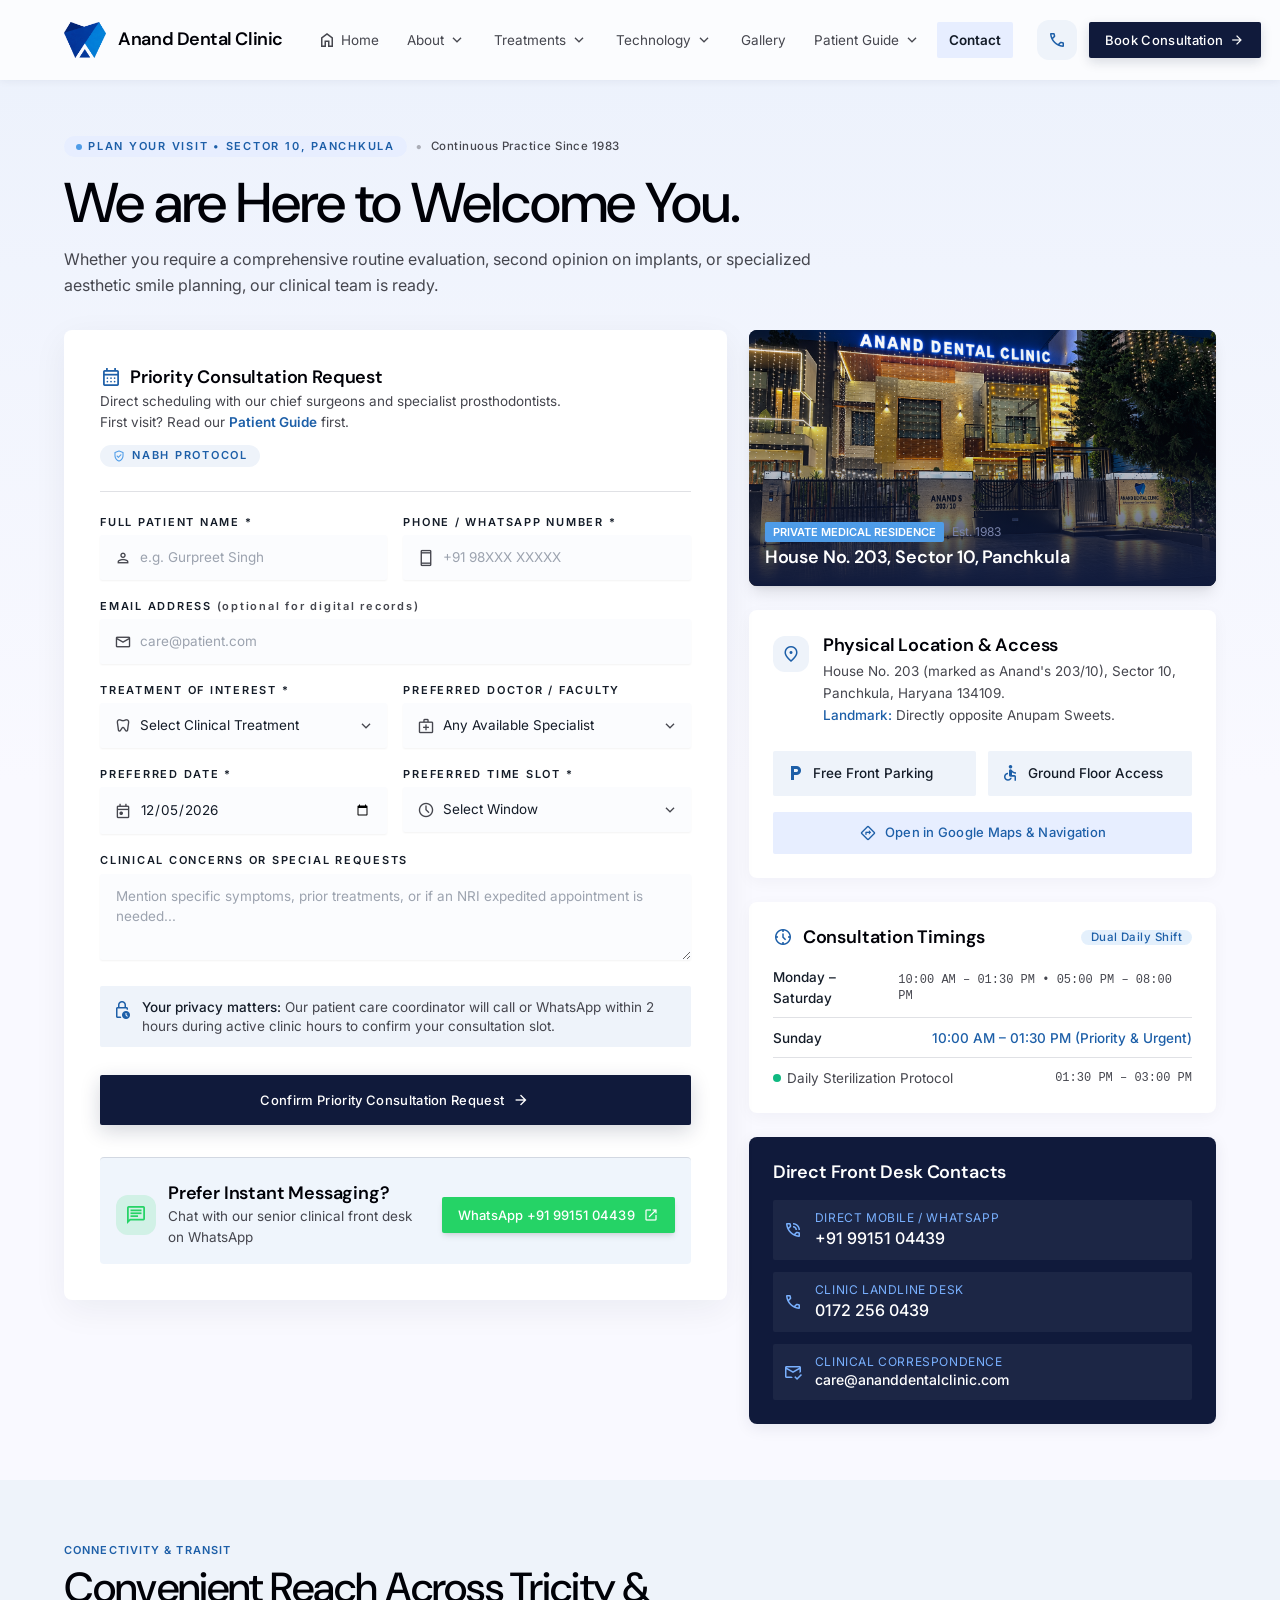
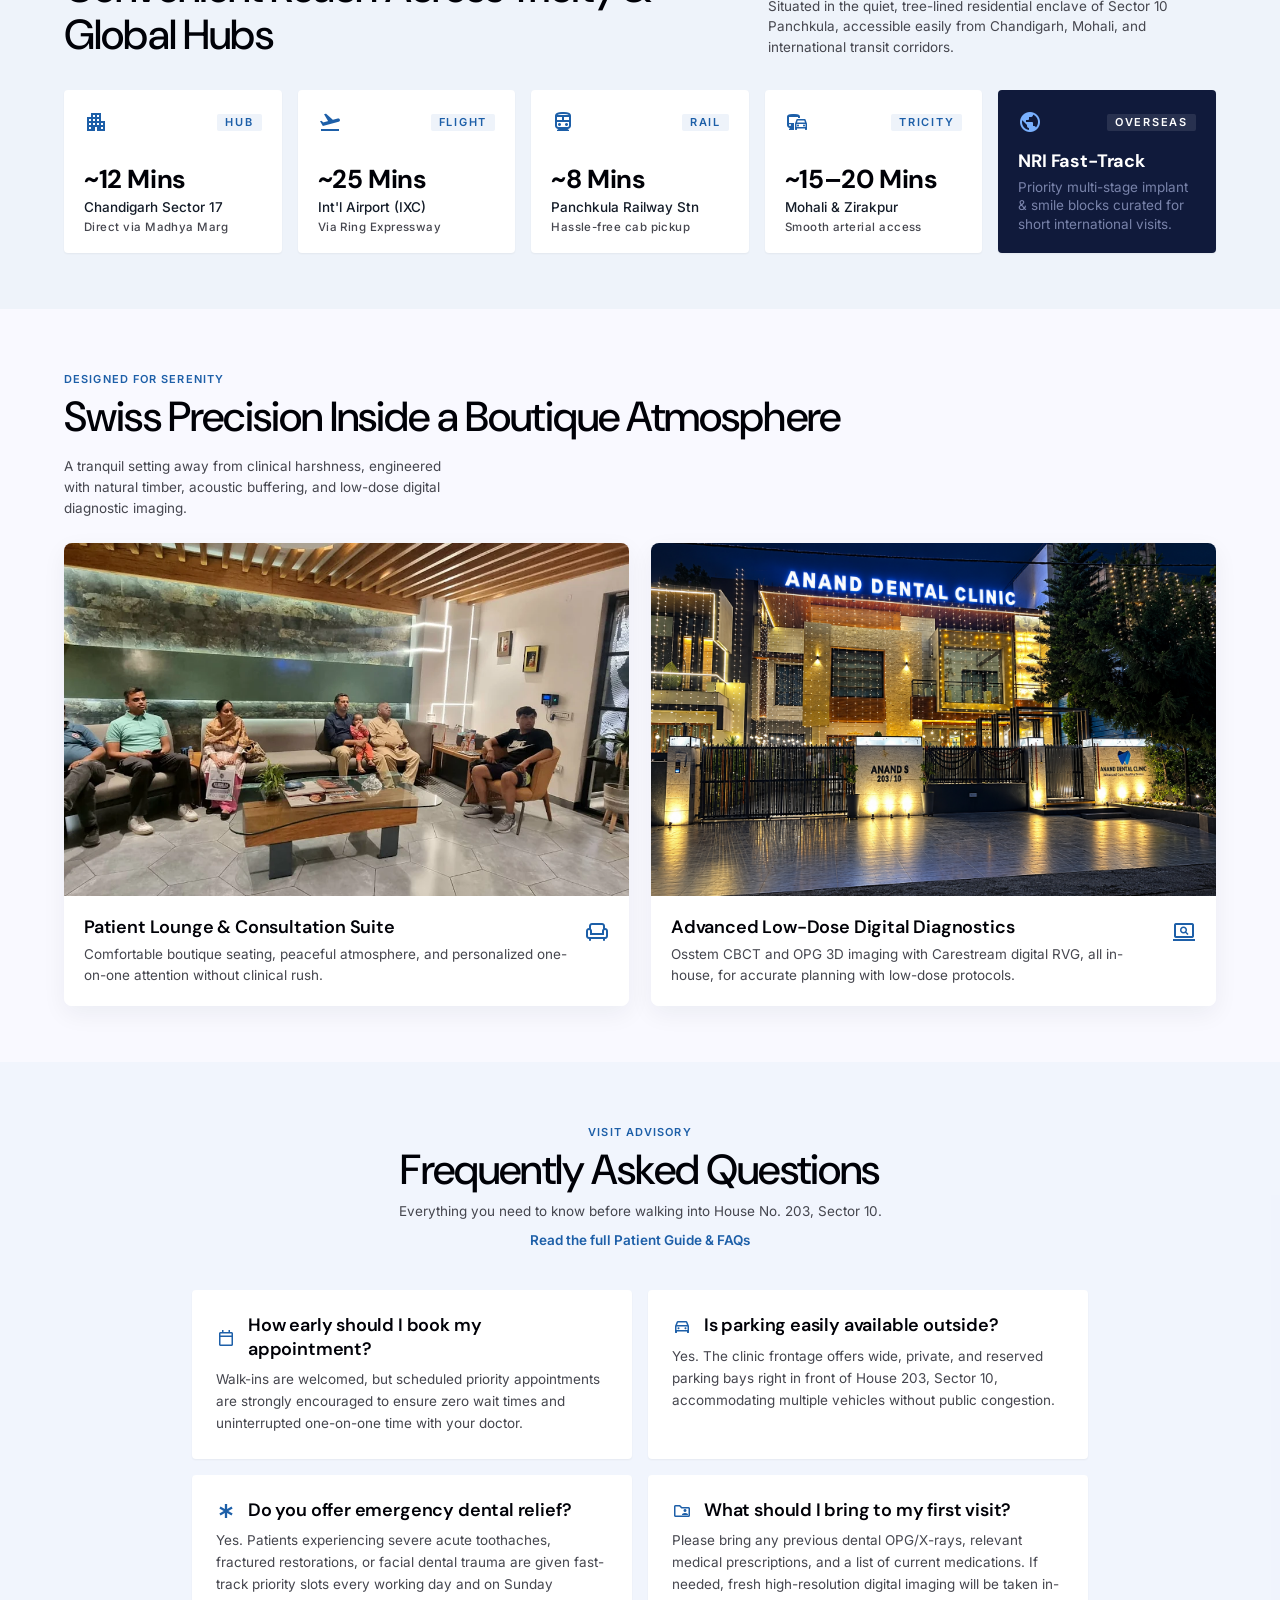
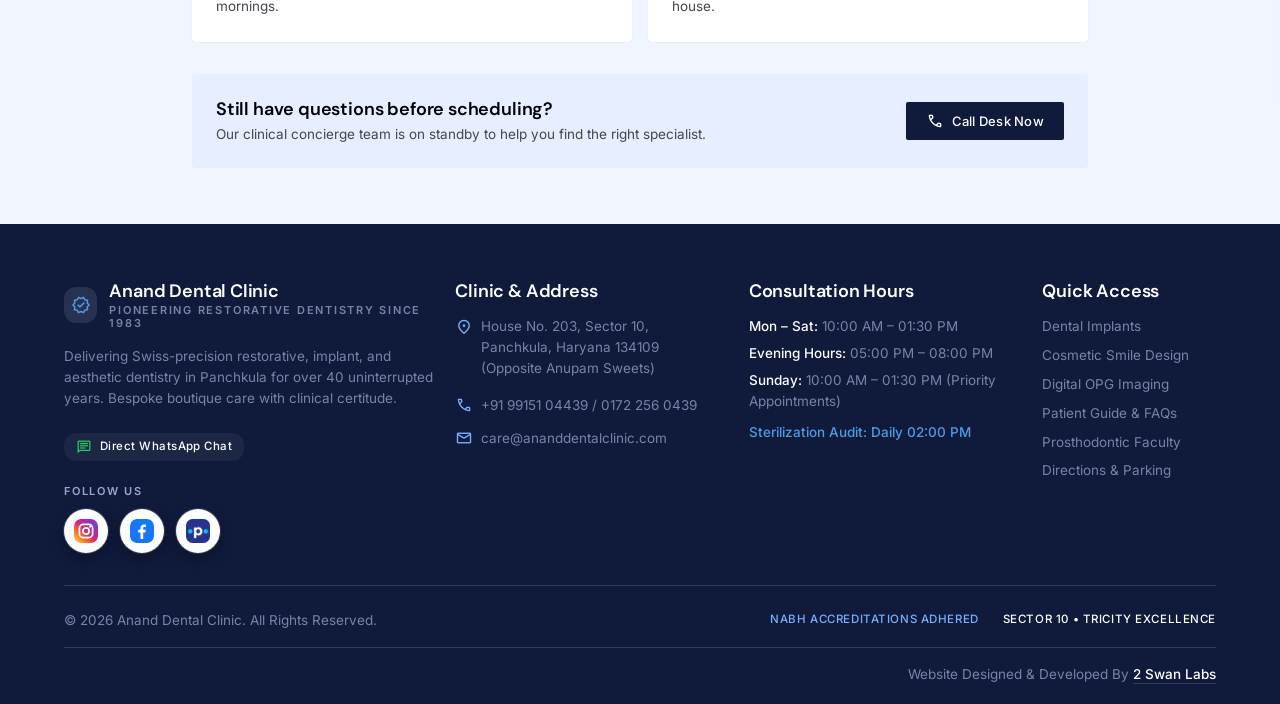
<file: contact.html>
<!DOCTYPE html>

<html lang="en"><head><meta charset="utf-8"/><meta content="width=device-width, initial-scale=1.0" name="viewport"/><meta content="web_standard" name="shell-type"/><title>Contact &amp; Book a Consultation | Anand Dental Clinic, Sector 10 Panchkula</title><meta name="description" content="Request a priority consultation, find directions and clinic timings for Anand Dental Clinic, Sector 10, Panchkula."/><link href="https://fonts.googleapis.com/css2?family=DM+Sans:ital,opsz,wght@0,9..40,400..700;1,9..40,400..700&amp;family=Inter:wght@300;400;500;600;700&amp;display=swap" rel="stylesheet"/><link href="https://fonts.googleapis.com/css2?family=Material+Symbols+Outlined:opsz,wght,FILL,GRAD@20..48,100..700,0..1,-50..200&amp;display=block" rel="stylesheet"/><style>@layer base{html,body{margin:0;padding:0;}body{overscroll-behavior:none;}main>:first-child{margin-top:0!important;}main>:last-child{margin-bottom:0!important;}}::-webkit-scrollbar{display:none;}html{scroll-behavior:smooth;}[id]{scroll-margin-top:96px;}.material-symbols-outlined{display:inline-block;width:1em;height:1em;overflow:hidden;white-space:nowrap;line-height:1;vertical-align:middle;flex-shrink:0;}/*nav-dd*/.nav-dd .nav-panel{visibility:hidden;opacity:0;transform:translate(-50%,4px);transition:opacity .18s ease,transform .18s ease,visibility .18s}.nav-dd:hover .nav-panel,.nav-dd:focus-within .nav-panel,.nav-dd.is-open .nav-panel{visibility:visible;opacity:1;transform:translate(-50%,0)}.nav-chev{transition:transform .18s ease}.nav-dd:hover .nav-chev,.nav-dd.is-open .nav-chev,.nav-dd:focus-within .nav-chev{transform:rotate(180deg)}/*end-nav-dd*/</style><link href="assets/styles.css" rel="stylesheet"/><link rel="icon" type="image/png" href="assets/logo-mark.png"/><style id="mobile-call">@media (max-width:479px){header>div.relative{gap:.5rem}header a[aria-label="Anand Dental Clinic home"]{gap:.5rem}header a[aria-label="Anand Dental Clinic home"] img{height:2rem}header a[aria-label="Anand Dental Clinic home"] .font-headline-sm{font-size:1rem}header>div.relative>div.shrink-0{gap:.5rem}}@media (max-width:359px){header a[aria-label="Anand Dental Clinic home"] .font-headline-sm{font-size:.875rem}}</style></head><body class="bg-surface font-body-md text-on-surface antialiased"><header class="fixed top-0 left-0 right-0 z-50 bg-surface-porcelain/90 backdrop-blur-xl shadow-[0_1px_8px_rgba(16,26,59,0.06)]"><div class="relative h-20 max-w-[1360px] mx-auto px-[clamp(1.25rem,5vw,4.5rem)] flex items-center justify-between gap-6"><a href="index.html" aria-label="Anand Dental Clinic home" class="flex items-center gap-3 shrink-0"><img alt="Anand Dental Clinic logo" class="h-9 w-auto object-contain" src="assets/logo-mark.png"/><span class="flex flex-col"><span class="font-headline-sm text-headline-sm text-primary tracking-tight whitespace-nowrap">Anand Dental Clinic</span><span class="hidden sm:block xl:hidden font-label-kicker text-label-kicker text-secondary uppercase whitespace-nowrap">Sector 10 Panchkula • Est. 1983</span></span></a><nav aria-label="Primary" class="hidden xl:flex items-center gap-1 whitespace-nowrap"><a href="index.html" aria-label="Home" title="Home" class="inline-flex items-center gap-1 pl-2.5 pr-3 py-2 rounded font-body-sm text-body-sm transition-colors text-on-surface-variant hover:text-on-surface hover:bg-surface-cream"><span class="material-symbols-outlined text-[20px]">home</span><span>Home</span></a><div class="nav-dd"><button type="button" aria-haspopup="true" aria-expanded="false" class="nav-trigger inline-flex items-center gap-1 px-3 py-2 rounded font-body-sm text-body-sm transition-colors text-on-surface-variant hover:text-on-surface hover:bg-surface-cream">About<span class="nav-chev material-symbols-outlined text-[18px]">expand_more</span></button><div class="nav-panel absolute left-1/2 top-[58px] pt-[22px] z-50"><div style="width:1086px" class="max-w-[calc(100vw-2rem)] whitespace-normal p-2 rounded-lg bg-surface-porcelain border border-border-hairline shadow-[0_10px_26px_rgba(16,26,59,0.18),0_2px_6px_rgba(16,26,59,0.08)]"><div class="grid gap-1 items-stretch" style="grid-template-columns:repeat(5,minmax(0,1fr))"><a href="about.html" class="group block p-1.5 rounded-lg hover:bg-surface-cream transition-colors"><span class="block overflow-hidden rounded-lg aspect-[8/5] bg-surface-container"><img alt="" data-src="assets/nav-story.png" width="360" height="225" decoding="async" class="w-full h-full object-cover transition-transform duration-500 group-hover:scale-105"/></span><span class="block mt-2 px-1 font-body-md text-body-md text-on-surface font-medium">Our Story &amp; Heritage</span></a><a href="about.html#specialists" class="group block p-1.5 rounded-lg hover:bg-surface-cream transition-colors"><span class="block overflow-hidden rounded-lg aspect-[8/5] bg-surface-container"><img alt="" data-src="assets/nav-doctors.png" width="360" height="225" decoding="async" class="w-full h-full object-cover transition-transform duration-500 group-hover:scale-105"/></span><span class="block mt-2 px-1 font-body-md text-body-md text-on-surface font-medium">Doctors &amp; Specialists</span></a><a href="about.html#philosophy" class="group block p-1.5 rounded-lg hover:bg-surface-cream transition-colors"><span class="block overflow-hidden rounded-lg aspect-[8/5] bg-surface-container"><img alt="" data-src="assets/nav-philosophy.png" width="360" height="225" decoding="async" class="w-full h-full object-cover transition-transform duration-500 group-hover:scale-105"/></span><span class="block mt-2 px-1 font-body-md text-body-md text-on-surface font-medium">Our Philosophy</span></a><a href="about.html#clinical-excellence" class="group block p-1.5 rounded-lg hover:bg-surface-cream transition-colors"><span class="block overflow-hidden rounded-lg aspect-[8/5] bg-surface-container"><img alt="" data-src="assets/nav-excellence.png" width="360" height="225" decoding="async" class="w-full h-full object-cover transition-transform duration-500 group-hover:scale-105"/></span><span class="block mt-2 px-1 font-body-md text-body-md text-on-surface font-medium">Clinical Excellence</span></a><a href="about.html#responsible" class="group block p-1.5 rounded-lg hover:bg-surface-cream transition-colors"><span class="block overflow-hidden rounded-lg aspect-[8/5] bg-surface-container"><img alt="" data-src="assets/nav-responsible.png" width="360" height="225" decoding="async" class="w-full h-full object-cover transition-transform duration-500 group-hover:scale-105"/></span><span class="block mt-2 px-1 font-body-md text-body-md text-on-surface font-medium">Responsible Practice</span></a></div></div></div></div><div class="nav-dd"><button type="button" aria-haspopup="true" aria-expanded="false" class="nav-trigger inline-flex items-center gap-1 px-3 py-2 rounded font-body-sm text-body-sm transition-colors text-on-surface-variant hover:text-on-surface hover:bg-surface-cream">Treatments<span class="nav-chev material-symbols-outlined text-[18px]">expand_more</span></button><div class="nav-panel absolute left-1/2 top-[58px] pt-[22px] z-50"><div class="w-[1140px] max-w-[calc(100vw-2rem)] whitespace-normal p-2 rounded-lg bg-surface-porcelain border border-border-hairline shadow-[0_10px_26px_rgba(16,26,59,0.18),0_2px_6px_rgba(16,26,59,0.08)]"><div class="grid grid-cols-[repeat(6,minmax(0,1fr))_104px] gap-1 items-stretch"><a href="procedures.html#implants" class="group block p-1.5 rounded-lg hover:bg-surface-cream transition-colors"><span class="block overflow-hidden rounded-lg aspect-[8/5] bg-surface-container"><img alt="" data-src="assets/nav-implants.png" width="360" height="225" decoding="async" class="w-full h-full object-cover transition-transform duration-500 group-hover:scale-105"/></span><span class="block mt-2 px-1 font-body-md text-body-md text-on-surface font-medium">Dental Implants &amp; Full Arch</span></a><a href="procedures.html#cosmetic" class="group block p-1.5 rounded-lg hover:bg-surface-cream transition-colors"><span class="block overflow-hidden rounded-lg aspect-[8/5] bg-surface-container"><img alt="" data-src="assets/nav-cosmetic.png" width="360" height="225" decoding="async" class="w-full h-full object-cover transition-transform duration-500 group-hover:scale-105"/></span><span class="block mt-2 px-1 font-body-md text-body-md text-on-surface font-medium">Cosmetic Smile Design</span></a><a href="procedures.html#endodontics" class="group block p-1.5 rounded-lg hover:bg-surface-cream transition-colors"><span class="block overflow-hidden rounded-lg aspect-[8/5] bg-surface-container"><img alt="" data-src="assets/nav-endo.png" width="360" height="225" decoding="async" class="w-full h-full object-cover transition-transform duration-500 group-hover:scale-105"/></span><span class="block mt-2 px-1 font-body-md text-body-md text-on-surface font-medium">Endodontics &amp; Root Canal</span></a><a href="procedures.html#ortho" class="group block p-1.5 rounded-lg hover:bg-surface-cream transition-colors"><span class="block overflow-hidden rounded-lg aspect-[8/5] bg-surface-container"><img alt="" data-src="assets/nav-ortho.png" width="360" height="225" decoding="async" class="w-full h-full object-cover transition-transform duration-500 group-hover:scale-105"/></span><span class="block mt-2 px-1 font-body-md text-body-md text-on-surface font-medium">Invisalign &amp; Orthodontics</span></a><a href="procedures.html#restorative" class="group block p-1.5 rounded-lg hover:bg-surface-cream transition-colors"><span class="block overflow-hidden rounded-lg aspect-[8/5] bg-surface-container"><img alt="" data-src="assets/nav-restorative.png" width="360" height="225" decoding="async" class="w-full h-full object-cover transition-transform duration-500 group-hover:scale-105"/></span><span class="block mt-2 px-1 font-body-md text-body-md text-on-surface font-medium">Restorative &amp; Geriatric</span></a><a href="procedures.html#preventive" class="group block p-1.5 rounded-lg hover:bg-surface-cream transition-colors"><span class="block overflow-hidden rounded-lg aspect-[8/5] bg-surface-container"><img alt="" data-src="assets/nav-preventive.png" width="360" height="225" decoding="async" class="w-full h-full object-cover transition-transform duration-500 group-hover:scale-105"/></span><span class="block mt-2 px-1 font-body-md text-body-md text-on-surface font-medium">Preventive &amp; Laser Care</span></a><a href="procedures.html" class="flex flex-col items-center justify-center gap-2 p-3 rounded-lg bg-primary-container text-on-primary hover:bg-primary transition-colors text-center"><span class="material-symbols-outlined text-[22px]">arrow_forward</span><span class="font-label-btn text-label-btn">View All Treatments</span></a></div></div></div></div><div class="nav-dd relative"><button type="button" aria-haspopup="true" aria-expanded="false" class="nav-trigger inline-flex items-center gap-1 px-3 py-2 rounded font-body-sm text-body-sm transition-colors text-on-surface-variant hover:text-on-surface hover:bg-surface-cream">Technology<span class="nav-chev material-symbols-outlined text-[18px]">expand_more</span></button><div class="nav-panel absolute left-1/2 top-full pt-3 z-50"><div style="width:444px" class="max-w-[calc(100vw-2rem)] whitespace-normal p-2 rounded-lg bg-surface-porcelain border border-border-hairline shadow-[0_10px_26px_rgba(16,26,59,0.18),0_2px_6px_rgba(16,26,59,0.08)]"><div class="grid gap-1 items-stretch" style="grid-template-columns:repeat(2,minmax(0,1fr))"><a href="technology.html" class="group block p-1.5 rounded-lg hover:bg-surface-cream transition-colors"><span class="block overflow-hidden rounded-lg aspect-[8/5] bg-surface-container"><img alt="" data-src="assets/nav-clinic.png" width="360" height="225" decoding="async" class="w-full h-full object-cover transition-transform duration-500 group-hover:scale-105"/></span><span class="block mt-2 px-1 font-body-md text-body-md text-on-surface font-medium">Clinic &amp; Technology</span></a><a href="hygiene-safety.html" class="group block p-1.5 rounded-lg hover:bg-surface-cream transition-colors"><span class="block overflow-hidden rounded-lg aspect-[8/5] bg-surface-container"><img alt="" data-src="assets/nav-hygiene.png" width="360" height="225" decoding="async" class="w-full h-full object-cover transition-transform duration-500 group-hover:scale-105"/></span><span class="block mt-2 px-1 font-body-md text-body-md text-on-surface font-medium">Hygiene &amp; Safety</span></a></div></div></div></div><a href="gallery.html" class="inline-flex items-center gap-1 px-3 py-2 rounded font-body-sm text-body-sm transition-colors text-on-surface-variant hover:text-on-surface hover:bg-surface-cream">Gallery</a><div class="nav-dd relative"><button type="button" aria-haspopup="true" aria-expanded="false" class="nav-trigger inline-flex items-center gap-1 px-3 py-2 rounded font-body-sm text-body-sm transition-colors text-on-surface-variant hover:text-on-surface hover:bg-surface-cream">Patient Guide<span class="nav-chev material-symbols-outlined text-[18px]">expand_more</span></button><div class="nav-panel absolute left-1/2 top-full pt-3 z-50"><div style="width:444px" class="max-w-[calc(100vw-2rem)] whitespace-normal p-2 rounded-lg bg-surface-porcelain border border-border-hairline shadow-[0_10px_26px_rgba(16,26,59,0.18),0_2px_6px_rgba(16,26,59,0.08)]"><div class="grid gap-1 items-stretch" style="grid-template-columns:repeat(2,minmax(0,1fr))"><a href="patient-guide.html" class="group block p-1.5 rounded-lg hover:bg-surface-cream transition-colors"><span class="block overflow-hidden rounded-lg aspect-[8/5] bg-surface-container"><img alt="" data-src="assets/nav-guide.png" width="360" height="225" decoding="async" class="w-full h-full object-cover transition-transform duration-500 group-hover:scale-105"/></span><span class="block mt-2 px-1 font-body-md text-body-md text-on-surface font-medium">Patient Guide &amp; FAQs</span></a><a href="reviews.html" class="group block p-1.5 rounded-lg hover:bg-surface-cream transition-colors"><span class="block overflow-hidden rounded-lg aspect-[8/5] bg-surface-container"><img alt="" data-src="assets/nav-reviews.png" width="360" height="225" decoding="async" class="w-full h-full object-cover transition-transform duration-500 group-hover:scale-105"/></span><span class="block mt-2 px-1 font-body-md text-body-md text-on-surface font-medium">Patient Reviews</span></a></div></div></div></div><a href="contact.html" aria-current="page" class="inline-flex items-center gap-1 px-3 py-2 rounded font-body-sm text-body-sm transition-colors bg-surface-container text-on-surface font-semibold">Contact</a></nav><div class="flex items-center gap-3 shrink-0"><a class="flex items-center justify-center w-10 h-10 rounded-full bg-surface-cream text-secondary hover:bg-surface-container transition-colors" href="tel:+919915104439" aria-label="Call +91 99151 04439" title="Call +91 99151 04439"><span class="material-symbols-outlined text-[20px]">call</span></a><a class="hidden md:inline-flex whitespace-nowrap items-center justify-center px-4 py-2.5 rounded bg-primary-container text-on-primary font-label-btn text-label-btn tracking-wide shadow-[0_4px_12px_rgba(16,26,59,0.15)] hover:bg-primary transition-all duration-200 hover:-translate-y-0.5" href="contact.html#booking"><span>Book Consultation</span><span class="material-symbols-outlined text-[16px] ml-1.5">arrow_forward</span></a><button id="menu-btn" type="button" aria-label="Open menu" aria-expanded="false" class="xl:hidden w-10 h-10 rounded-full bg-primary-container flex items-center justify-center"><span class="material-symbols-outlined text-on-primary text-[22px]">menu</span></button></div></div><div id="mobile-menu" class="hidden xl:hidden border-t border-border-hairline bg-surface-porcelain max-h-[calc(100vh-5rem)] overflow-y-auto"><div class="max-w-[1360px] mx-auto px-margin py-2 flex flex-col"><a href="index.html" class="flex items-center gap-2 py-3 border-b border-border-hairline font-body-md text-body-md text-on-surface"><span class="material-symbols-outlined text-[20px]">home</span>Home</a><details class="group border-b border-border-hairline"><summary class="flex items-center justify-between py-3 cursor-pointer list-none [&::-webkit-details-marker]:hidden font-body-md text-body-md text-on-surface">About<span class="material-symbols-outlined text-[20px] transition-transform group-open:rotate-180">expand_more</span></summary><div class="pb-2 pl-1 flex flex-col"><a href="about.html" class="flex items-center gap-3 py-2"><img alt="" data-src="assets/nav-story.png" width="360" height="225" decoding="async" class="w-14 h-9 rounded object-cover shrink-0"/><span class="font-body-sm text-body-sm text-on-surface">Our Story &amp; Heritage</span></a><a href="about.html#specialists" class="flex items-center gap-3 py-2"><img alt="" data-src="assets/nav-doctors.png" width="360" height="225" decoding="async" class="w-14 h-9 rounded object-cover shrink-0"/><span class="font-body-sm text-body-sm text-on-surface">Doctors &amp; Specialists</span></a><a href="about.html#philosophy" class="flex items-center gap-3 py-2"><img alt="" data-src="assets/nav-philosophy.png" width="360" height="225" decoding="async" class="w-14 h-9 rounded object-cover shrink-0"/><span class="font-body-sm text-body-sm text-on-surface">Our Philosophy</span></a><a href="about.html#clinical-excellence" class="flex items-center gap-3 py-2"><img alt="" data-src="assets/nav-excellence.png" width="360" height="225" decoding="async" class="w-14 h-9 rounded object-cover shrink-0"/><span class="font-body-sm text-body-sm text-on-surface">Clinical Excellence</span></a><a href="about.html#responsible" class="flex items-center gap-3 py-2"><img alt="" data-src="assets/nav-responsible.png" width="360" height="225" decoding="async" class="w-14 h-9 rounded object-cover shrink-0"/><span class="font-body-sm text-body-sm text-on-surface">Responsible Practice</span></a></div></details><details class="group border-b border-border-hairline"><summary class="flex items-center justify-between py-3 cursor-pointer list-none [&::-webkit-details-marker]:hidden font-body-md text-body-md text-on-surface">Treatments<span class="material-symbols-outlined text-[20px] transition-transform group-open:rotate-180">expand_more</span></summary><div class="pb-2 pl-1 flex flex-col"><a href="procedures.html#implants" class="flex items-center gap-3 py-2"><img alt="" data-src="assets/nav-implants.png" width="360" height="225" decoding="async" class="w-14 h-9 rounded object-cover shrink-0"/><span class="font-body-sm text-body-sm text-on-surface">Dental Implants &amp; Full Arch</span></a><a href="procedures.html#cosmetic" class="flex items-center gap-3 py-2"><img alt="" data-src="assets/nav-cosmetic.png" width="360" height="225" decoding="async" class="w-14 h-9 rounded object-cover shrink-0"/><span class="font-body-sm text-body-sm text-on-surface">Cosmetic Smile Design</span></a><a href="procedures.html#endodontics" class="flex items-center gap-3 py-2"><img alt="" data-src="assets/nav-endo.png" width="360" height="225" decoding="async" class="w-14 h-9 rounded object-cover shrink-0"/><span class="font-body-sm text-body-sm text-on-surface">Endodontics &amp; Root Canal</span></a><a href="procedures.html#ortho" class="flex items-center gap-3 py-2"><img alt="" data-src="assets/nav-ortho.png" width="360" height="225" decoding="async" class="w-14 h-9 rounded object-cover shrink-0"/><span class="font-body-sm text-body-sm text-on-surface">Invisalign &amp; Orthodontics</span></a><a href="procedures.html#restorative" class="flex items-center gap-3 py-2"><img alt="" data-src="assets/nav-restorative.png" width="360" height="225" decoding="async" class="w-14 h-9 rounded object-cover shrink-0"/><span class="font-body-sm text-body-sm text-on-surface">Restorative &amp; Geriatric</span></a><a href="procedures.html#preventive" class="flex items-center gap-3 py-2"><img alt="" data-src="assets/nav-preventive.png" width="360" height="225" decoding="async" class="w-14 h-9 rounded object-cover shrink-0"/><span class="font-body-sm text-body-sm text-on-surface">Preventive &amp; Laser Care</span></a><a href="procedures.html" class="py-2 font-label-btn text-label-btn text-secondary">View All Treatments</a></div></details><details class="group border-b border-border-hairline"><summary class="flex items-center justify-between py-3 cursor-pointer list-none [&::-webkit-details-marker]:hidden font-body-md text-body-md text-on-surface">Technology<span class="material-symbols-outlined text-[20px] transition-transform group-open:rotate-180">expand_more</span></summary><div class="pb-2 pl-1 flex flex-col"><a href="technology.html" class="flex items-center gap-3 py-2"><img alt="" data-src="assets/nav-clinic.png" width="360" height="225" decoding="async" class="w-14 h-9 rounded object-cover shrink-0"/><span class="font-body-sm text-body-sm text-on-surface">Clinic &amp; Technology</span></a><a href="hygiene-safety.html" class="flex items-center gap-3 py-2"><img alt="" data-src="assets/nav-hygiene.png" width="360" height="225" decoding="async" class="w-14 h-9 rounded object-cover shrink-0"/><span class="font-body-sm text-body-sm text-on-surface">Hygiene &amp; Safety</span></a></div></details><a href="gallery.html" class="py-3 border-b border-border-hairline font-body-md text-body-md text-on-surface">Gallery</a><details class="group border-b border-border-hairline"><summary class="flex items-center justify-between py-3 cursor-pointer list-none [&::-webkit-details-marker]:hidden font-body-md text-body-md text-on-surface">Patient Guide<span class="material-symbols-outlined text-[20px] transition-transform group-open:rotate-180">expand_more</span></summary><div class="pb-2 pl-1 flex flex-col"><a href="patient-guide.html" class="flex items-center gap-3 py-2"><img alt="" data-src="assets/nav-guide.png" width="360" height="225" decoding="async" class="w-14 h-9 rounded object-cover shrink-0"/><span class="font-body-sm text-body-sm text-on-surface">Patient Guide &amp; FAQs</span></a><a href="reviews.html" class="flex items-center gap-3 py-2"><img alt="" data-src="assets/nav-reviews.png" width="360" height="225" decoding="async" class="w-14 h-9 rounded object-cover shrink-0"/><span class="font-body-sm text-body-sm text-on-surface">Patient Reviews</span></a></div></details><a href="contact.html" class="py-3 border-b border-border-hairline font-body-md text-body-md text-on-surface">Contact</a><a href="contact.html#booking" class="mt-4 inline-flex items-center justify-center px-4 py-3 rounded bg-primary-container text-on-primary font-label-btn text-label-btn">Book Consultation</a><a href="tel:+919915104439" class="py-3 text-center font-label-btn text-label-btn text-secondary">Call +91 99151 04439</a><div class="mm-info"><a class="mm-addr" href="https://maps.google.com/?q=Anand+Dental+Clinic+Sector+10+Panchkula" target="_blank" rel="noopener noreferrer" aria-label="Get directions to Anand Dental Clinic"><span class="material-symbols-outlined mm-pin">location_on</span><span class="mm-addr-t"><b>Anand Dental Clinic</b>House No. 203, Sector 10, Panchkula,<br/>Haryana 134109 (Opposite Anupam Sweets)<em>Get directions</em></span></a><div class="mm-soc"><span class="mm-soc-h">Follow us</span><a class="mm-s" href="https://www.instagram.com/anand_dental_clinic_/?hl=en" target="_blank" rel="noopener noreferrer" aria-label="Instagram"><svg  viewBox="0 0 24 24" aria-hidden="true" focusable="false"><defs><linearGradient id="igg9" x1="0" y1="1" x2="1" y2="0"><stop offset="0" stop-color="#FEDA75"/><stop offset=".25" stop-color="#FA7E1E"/><stop offset=".5" stop-color="#D62976"/><stop offset=".75" stop-color="#962FBF"/><stop offset="1" stop-color="#4F5BD5"/></linearGradient></defs><rect width="24" height="24" rx="6.5" fill="url(#igg9)"/><rect x="5.4" y="5.4" width="13.2" height="13.2" rx="3.9" fill="none" stroke="#fff" stroke-width="1.7"/><circle cx="12" cy="12" r="3.15" fill="none" stroke="#fff" stroke-width="1.7"/><circle cx="16.15" cy="7.85" r="1" fill="#fff"/></svg></a><a class="mm-s" href="https://www.facebook.com/ananddentalpkl/" target="_blank" rel="noopener noreferrer" aria-label="Facebook"><svg  viewBox="0 0 24 24" aria-hidden="true" focusable="false"><rect width="24" height="24" rx="6.5" fill="#1877F2"/><path d="M13.2 20v-6.6h2.2l.35-2.6H13.2V9.2c0-.75.2-1.25 1.28-1.25h1.37V5.6c-.24-.03-1.05-.1-2-.1-1.98 0-3.34 1.2-3.34 3.43v1.9H8.3v2.6h2.2V20z" fill="#fff"/></svg></a><a class="mm-s" href="https://www.practo.com/panchkula/clinic/anand-dental-clinic-sector-10" target="_blank" rel="noopener noreferrer" aria-label="Practo"><img src="assets/practo-logo.png" alt="" width="64" height="64" loading="lazy" decoding="async"/></a></div></div></div></div></header><main class="w-full pt-20 bg-surface"><div class="flex flex-col w-full">
<!-- Top Ambient Glow Scrim -->
<div class="relative w-full overflow-hidden bg-gradient-to-b from-surface-wash/35 via-surface to-surface pb-space-xl">
<div class="max-w-[1360px] mx-auto px-margin pt-space-lg lg:pt-space-xl">
<!-- Breadcrumb & Kicker -->
<div class="flex flex-wrap items-center gap-2 mb-4">
<span class="inline-flex items-center gap-1.5 px-3 py-1 rounded-full bg-surface-container text-secondary font-label-kicker text-label-kicker uppercase">
<span class="inline-block w-1.5 h-1.5 rounded-full bg-accent-electric"></span>
          Plan Your Visit • Sector 10, Panchkula
        </span>
<span class="text-on-surface-variant/40 font-body-sm text-body-sm">•</span>
<span class="font-label-pill text-label-pill text-on-surface-variant">Continuous Practice Since 1983</span>
</div>
<!-- Header Typography -->
<div class="max-w-3xl mb-space-lg">
<h1 class="text-primary tracking-tight font-display-hero text-display-hero-mobile md:text-display-hero">
          We are Here to Welcome You.
        </h1>
<p class="font-body-lead text-body-lead text-on-surface-variant mt-3 leading-relaxed">
          Whether you require a comprehensive routine evaluation, second opinion on implants, or specialized aesthetic smile planning, our clinical team is ready.
        </p>
</div>
<!-- Main 2-Column Split: Booking Form vs Clinic Profile -->
<div class="grid grid-cols-1 lg:grid-cols-12 gap-gutter items-start">
<!-- Left Column: Interactive Appointment Card (7 cols) -->
<div class="lg:col-span-7 bg-surface-container-lowest rounded-xl shadow-[0_10px_35px_rgba(16,26,59,0.06)] p-6 sm:p-9 relative" id="booking">
<div class="flex flex-wrap items-center justify-between gap-3 pb-6 border-b border-border-hairline">
<div>
<div class="flex items-center gap-2">
<span class="material-symbols-outlined text-secondary text-[22px]">calendar_month</span>
<h2 class="font-headline-sm text-headline-sm text-primary">Priority Consultation Request</h2>
</div>
<p class="font-body-sm text-body-sm text-on-surface-variant mt-0.5">Direct scheduling with our chief surgeons and specialist prosthodontists.</p>
<p class="font-body-sm text-body-sm text-on-surface-variant">First visit? Read our <a class="text-secondary font-semibold hover:underline" href="patient-guide.html">Patient Guide</a> first.</p>
</div>
<span class="inline-flex items-center gap-1.5 px-3 py-1 rounded-full bg-surface-cream text-secondary font-label-kicker text-label-kicker uppercase">
<span class="material-symbols-outlined text-[14px] text-accent-electric">verified_user</span>
              NABH Protocol
            </span>
</div>
<!-- Appointment Form -->
<form class="mt-6 space-y-5" id="consultation-form" onsubmit="event.preventDefault(); handleBookingSubmission();">
<div class="grid grid-cols-1 sm:grid-cols-2 gap-4">
<!-- Full Name -->
<div>
<label class="block font-label-kicker text-label-kicker text-on-surface uppercase mb-1.5" for="fullName">
                  Full Patient Name *
                </label>
<div class="relative">
<span class="material-symbols-outlined absolute left-3.5 top-1/2 -translate-y-1/2 text-on-surface-variant text-[18px]">person</span>
<input class="w-full bg-surface-porcelain pl-10 pr-4 py-3 rounded text-on-surface font-body-sm text-body-sm focus:outline-none focus:ring-2 focus:ring-primary shadow-sm" id="fullName" placeholder="e.g. Gurpreet Singh" required="" type="text"/>
</div>
</div>
<!-- Phone / WhatsApp -->
<div>
<label class="block font-label-kicker text-label-kicker text-on-surface uppercase mb-1.5" for="phone">
                  Phone / WhatsApp Number *
                </label>
<div class="relative">
<span class="material-symbols-outlined absolute left-3.5 top-1/2 -translate-y-1/2 text-on-surface-variant text-[18px]">smartphone</span>
<input class="w-full bg-surface-porcelain pl-10 pr-4 py-3 rounded text-on-surface font-body-sm text-body-sm focus:outline-none focus:ring-2 focus:ring-primary shadow-sm" id="phone" placeholder="+91 98XXX XXXXX" required="" type="tel"/>
</div>
</div>
</div>
<!-- Email (Optional) -->
<div>
<label class="block font-label-kicker text-label-kicker text-on-surface uppercase mb-1.5" for="email">
                Email Address <span class="text-on-surface-variant lowercase">(optional for digital records)</span>
</label>
<div class="relative">
<span class="material-symbols-outlined absolute left-3.5 top-1/2 -translate-y-1/2 text-on-surface-variant text-[18px]">mail</span>
<input class="w-full bg-surface-porcelain pl-10 pr-4 py-3 rounded text-on-surface font-body-sm text-body-sm focus:outline-none focus:ring-2 focus:ring-primary shadow-sm" id="email" placeholder="care@patient.com" type="email"/>
</div>
</div>
<div class="grid grid-cols-1 sm:grid-cols-2 gap-4">
<!-- Treatment of Interest -->
<div>
<label class="block font-label-kicker text-label-kicker text-on-surface uppercase mb-1.5" for="treatment">
                  Treatment of Interest *
                </label>
<div class="relative">
<span class="material-symbols-outlined absolute left-3.5 top-1/2 -translate-y-1/2 text-on-surface-variant text-[18px]">dentistry</span>
<select class="w-full bg-surface-porcelain pl-10 pr-8 py-3 rounded text-on-surface font-body-sm text-body-sm focus:outline-none focus:ring-2 focus:ring-primary appearance-none shadow-sm cursor-pointer" id="treatment" required="">
<option disabled="" selected="" value="">Select Clinical Treatment</option>
<option value="implants">Dental Implants &amp; Full Arch</option>
<option value="cosmetic">Cosmetic Veneers &amp; Smile Makeover</option>
<option value="invisalign">Invisalign &amp; Clear Orthodontics</option>
<option value="rct">Micro-Endodontics Root Canal</option>
<option value="checkup">Routine Checkup &amp; Swiss Cleaning</option>
<option value="pediatric">Pediatric Dental Care</option>
<option value="emergency">Emergency Toothache Relief</option>
</select>
<span class="material-symbols-outlined absolute right-3 top-1/2 -translate-y-1/2 text-on-surface-variant pointer-events-none text-[18px]">expand_more</span>
</div>
</div>
<!-- Preferred Doctor -->
<div>
<label class="block font-label-kicker text-label-kicker text-on-surface uppercase mb-1.5" for="doctor">
                  Preferred Doctor / Faculty
                </label>
<div class="relative">
<span class="material-symbols-outlined absolute left-3.5 top-1/2 -translate-y-1/2 text-on-surface-variant text-[18px]">medical_services</span>
<select class="w-full bg-surface-porcelain pl-10 pr-8 py-3 rounded text-on-surface font-body-sm text-body-sm focus:outline-none focus:ring-2 focus:ring-primary appearance-none shadow-sm cursor-pointer" id="doctor">
<option value="any">Any Available Specialist</option>
<option value="dr-sunil">Dr. Sunil Anand — Chief Surgeon</option>
<option value="dr-amar">Dr. Amar Anand — Prosthodontist</option>
<option value="dr-sheena">Dr. Sheena Anand — Aesthetic Prosthodontics</option>
<option value="dr-monika">Dr. Monika Watts Grover — Endodontics</option>
<option value="dr-tahira">Dr. Tahira Bawa — Orthodontics</option>
</select>
<span class="material-symbols-outlined absolute right-3 top-1/2 -translate-y-1/2 text-on-surface-variant pointer-events-none text-[18px]">expand_more</span>
</div>
</div>
</div>
<div class="grid grid-cols-1 sm:grid-cols-2 gap-4">
<!-- Preferred Date -->
<div>
<label class="block font-label-kicker text-label-kicker text-on-surface uppercase mb-1.5" for="preferredDate">
                  Preferred Date *
                </label>
<div class="relative">
<span class="material-symbols-outlined absolute left-3.5 top-1/2 -translate-y-1/2 text-on-surface-variant text-[18px]">today</span>
<input class="w-full bg-surface-porcelain pl-10 pr-4 py-3 rounded text-on-surface font-body-sm text-body-sm focus:outline-none focus:ring-2 focus:ring-primary shadow-sm" id="preferredDate" required="" type="date"/>
</div>
</div>
<!-- Preferred Time Slot -->
<div>
<label class="block font-label-kicker text-label-kicker text-on-surface uppercase mb-1.5" for="timeSlot">
                  Preferred Time Slot *
                </label>
<div class="relative">
<span class="material-symbols-outlined absolute left-3.5 top-1/2 -translate-y-1/2 text-on-surface-variant text-[18px]">schedule</span>
<select class="w-full bg-surface-porcelain pl-10 pr-8 py-3 rounded text-on-surface font-body-sm text-body-sm focus:outline-none focus:ring-2 focus:ring-primary appearance-none shadow-sm cursor-pointer" id="timeSlot" required="">
<option disabled="" selected="" value="">Select Window</option>
<option value="morning">Morning: 10:00 AM – 01:30 PM</option>
<option value="evening">Evening: 05:00 PM – 08:00 PM</option>
<option value="sunday">Sunday Priority: 10:00 AM – 01:30 PM</option>
</select>
<span class="material-symbols-outlined absolute right-3 top-1/2 -translate-y-1/2 text-on-surface-variant pointer-events-none text-[18px]">expand_more</span>
</div>
</div>
</div>
<!-- Notes / Clinical Concerns -->
<div>
<label class="block font-label-kicker text-label-kicker text-on-surface uppercase mb-1.5" for="notes">
                Clinical Concerns or Special Requests
              </label>
<textarea class="w-full bg-surface-porcelain px-4 py-3 rounded text-on-surface font-body-sm text-body-sm focus:outline-none focus:ring-2 focus:ring-primary shadow-sm" id="notes" placeholder="Mention specific symptoms, prior treatments, or if an NRI expedited appointment is needed..." rows="3"></textarea>
</div>
<!-- Reassurance Notice -->
<div class="flex items-start gap-2.5 p-3 rounded bg-surface-cream text-on-surface-variant">
<span class="material-symbols-outlined text-secondary text-[20px] shrink-0 mt-0.5">lock_clock</span>
<p class="font-body-sm text-body-sm leading-snug">
<strong class="text-on-surface font-medium">Your privacy matters:</strong> Our patient care coordinator will call or WhatsApp within 2 hours during active clinic hours to confirm your consultation slot.
              </p>
</div>
<!-- Submit Button -->
<div class="pt-2">
<button class="w-full flex items-center justify-center gap-2 py-4 px-6 rounded bg-primary-container text-on-primary font-label-btn text-label-btn tracking-wide shadow-[0_6px_20px_rgba(16,26,59,0.18)] hover:bg-primary transition-all duration-200 group" type="submit">
<span>Confirm Priority Consultation Request</span>
<span class="material-symbols-outlined text-[18px] transition-transform duration-200 group-hover:translate-x-1">arrow_forward</span>
</button>
</div>
<div class="hidden p-4 rounded bg-surface-container text-secondary text-center font-body-sm text-body-sm font-medium animate-fadeIn" id="booking-confirmation-banner">
              ✓ Consultation request registered. Our desk at Sector 10 is preparing your slot.
            </div>
</form>
<!-- Secondary WhatsApp Direct Card -->
<div class="mt-8 pt-6 border-t border-border-hairline flex flex-col sm:flex-row items-center justify-between gap-4 bg-surface-wash/40 p-4 rounded-lg">
<div class="flex items-center gap-3">
<div class="w-10 h-10 rounded-full bg-accent-whatsapp/15 flex items-center justify-center shrink-0">
<span class="material-symbols-outlined text-accent-whatsapp text-[22px]">chat</span>
</div>
<div>
<h3 class="font-headline-sm text-headline-sm text-primary">Prefer Instant Messaging?</h3>
<p class="font-body-sm text-body-sm text-on-surface-variant">Chat with our senior clinical front desk on WhatsApp</p>
</div>
</div>
<a class="shrink-0 inline-flex items-center gap-2 px-4 py-2.5 rounded bg-accent-whatsapp text-white font-label-btn text-label-btn shadow-md hover:brightness-105 transition-all" href="https://wa.me/919915104439" rel="noopener noreferrer" target="_blank">
<span>WhatsApp +91 99151 04439</span>
<span class="material-symbols-outlined text-[16px]">open_in_new</span>
</a>
</div>
</div>
<!-- Right Column: Clinic Visual, Address, Timings & Quick Contacts (5 cols) -->
<div class="lg:col-span-5 space-y-6">
<!-- Clinic Exterior Photography Showcase -->
<div class="rounded-xl overflow-hidden shadow-lg bg-primary-container relative group">
<img alt="Anand Dental Clinic Sector 10 Panchkula illuminated modern facade" class="w-full h-64 object-cover object-center group-hover:scale-105 transition-transform duration-500" src="assets/g7.png"/>
<div class="absolute inset-0 bg-gradient-to-t from-primary-container via-primary-container/20 to-transparent"></div>
<div class="absolute bottom-4 left-4 right-4 text-on-primary">
<div class="flex items-center gap-2">
<span class="px-2 py-0.5 rounded text-[11px] font-semibold uppercase bg-accent-electric text-white">Private Medical Residence</span>
<span class="text-xs text-on-primary-container">Est. 1983</span>
</div>
<h3 class="font-headline-sm text-headline-sm text-on-primary mt-1">House No. 203, Sector 10, Panchkula</h3>
</div>
</div>
<!-- Physical Location & Accessibility Card -->
<div class="bg-surface-container-lowest p-6 rounded-xl shadow-[0_4px_16px_rgba(16,26,59,0.04)] space-y-4" id="location">
<div class="flex items-start gap-3.5">
<div class="w-9 h-9 rounded-full bg-surface-cream flex items-center justify-center shrink-0 mt-0.5">
<span class="material-symbols-outlined text-secondary text-[20px]">location_on</span>
</div>
<div>
<h4 class="font-headline-sm text-headline-sm text-primary">Physical Location &amp; Access</h4>
<p class="font-body-sm text-body-sm text-on-surface-variant mt-1 leading-relaxed">
                  House No. 203 (marked as Anand's 203/10), Sector 10, Panchkula, Haryana 134109.<br/>
<span class="text-secondary font-medium">Landmark:</span> Directly opposite Anupam Sweets.
                </p>
</div>
</div>
<div class="grid grid-cols-2 gap-3 pt-2">
<div class="p-3 rounded bg-surface-cream flex items-center gap-2">
<span class="material-symbols-outlined text-secondary text-[20px]">local_parking</span>
<span class="font-body-sm text-body-sm text-on-surface font-medium">Free Front Parking</span>
</div>
<div class="p-3 rounded bg-surface-cream flex items-center gap-2">
<span class="material-symbols-outlined text-secondary text-[20px]">accessible</span>
<span class="font-body-sm text-body-sm text-on-surface font-medium">Ground Floor Access</span>
</div>
</div>
<a class="w-full mt-2 inline-flex items-center justify-center gap-2 py-3 px-4 rounded bg-surface-container text-secondary font-label-btn text-label-btn hover:bg-surface-wash transition-colors" href="https://maps.google.com/?q=Anand+Dental+Clinic+Sector+10+Panchkula" rel="noopener noreferrer" target="_blank">
<span class="material-symbols-outlined text-[18px]">directions</span>
<span>Open in Google Maps &amp; Navigation</span>
</a>
</div>
<!-- Clinical Hours Card -->
<div class="bg-surface-container-lowest p-6 rounded-xl shadow-[0_4px_16px_rgba(16,26,59,0.04)] space-y-3.5">
<div class="flex items-center justify-between">
<div class="flex items-center gap-2.5">
<span class="material-symbols-outlined text-secondary text-[20px]">nest_clock_farsight_analog</span>
<h4 class="font-headline-sm text-headline-sm text-primary">Consultation Timings</h4>
</div>
<span class="inline-block px-2.5 py-0.5 rounded-full bg-accent-electric/15 text-secondary font-label-pill text-label-pill">Dual Daily Shift</span>
</div>
<div class="space-y-2.5 pt-1">
<div class="flex items-center justify-between text-body-sm font-body-sm pb-2 border-b border-border-hairline">
<span class="text-on-surface font-medium">Monday – Saturday</span>
<span class="text-on-surface-variant font-mono text-xs">10:00 AM – 01:30 PM • 05:00 PM – 08:00 PM</span>
</div>
<div class="flex items-center justify-between text-body-sm font-body-sm pb-2 border-b border-border-hairline">
<span class="text-on-surface font-medium">Sunday</span>
<span class="text-secondary font-medium">10:00 AM – 01:30 PM (Priority &amp; Urgent)</span>
</div>
<div class="flex items-center justify-between text-body-sm font-body-sm text-on-surface-variant">
<span class="flex items-center gap-1.5">
<span class="w-2 h-2 rounded-full bg-emerald-500"></span>
                  Daily Sterilization Protocol
                </span>
<span class="font-mono text-xs">01:30 PM – 03:00 PM</span>
</div>
</div>
</div>
<!-- Direct Lines & Contact Details -->
<div class="bg-primary-container text-on-primary p-6 rounded-xl shadow-[0_4px_16px_rgba(16,26,59,0.08)] space-y-4">
<h4 class="font-headline-sm text-headline-sm text-on-primary">Direct Front Desk Contacts</h4>
<div class="space-y-3 font-body-sm text-body-sm text-on-primary-container">
<a class="flex items-center gap-3 p-2.5 rounded bg-surface-porcelain/5 hover:bg-surface-porcelain/10 transition-colors text-on-primary" href="tel:+919915104439">
<span class="material-symbols-outlined text-secondary-container text-[20px]">phone_in_talk</span>
<div class="flex flex-col">
<span class="text-xs uppercase tracking-wider text-secondary-container">Direct Mobile / WhatsApp</span>
<span class="font-medium text-base text-on-primary">+91 99151 04439</span>
</div>
</a>
<a class="flex items-center gap-3 p-2.5 rounded bg-surface-porcelain/5 hover:bg-surface-porcelain/10 transition-colors text-on-primary" href="tel:01722560439">
<span class="material-symbols-outlined text-secondary-container text-[20px]">call</span>
<div class="flex flex-col">
<span class="text-xs uppercase tracking-wider text-secondary-container">Clinic Landline Desk</span>
<span class="font-medium text-base text-on-primary">0172 256 0439</span>
</div>
</a>
<a class="flex items-center gap-3 p-2.5 rounded bg-surface-porcelain/5 hover:bg-surface-porcelain/10 transition-colors text-on-primary" href="mailto:care@ananddentalclinic.com">
<span class="material-symbols-outlined text-secondary-container text-[20px]">mark_email_read</span>
<div class="flex flex-col">
<span class="text-xs uppercase tracking-wider text-secondary-container">Clinical Correspondence</span>
<span class="font-medium text-sm text-on-primary">care@ananddentalclinic.com</span>
</div>
</a>
</div>
</div>
</div>
</div>
</div>
</div>
<!-- Distance & Connectivity Guide (Tricity & International / NRI Visitors) -->
<section class="w-full bg-surface-cream py-space-xl">
<div class="max-w-[1360px] mx-auto px-margin">
<div class="flex flex-col lg:flex-row lg:items-end justify-between gap-6 mb-8">
<div>
<span class="font-label-kicker text-label-kicker text-secondary uppercase tracking-widest">Connectivity &amp; Transit</span>
<h2 class="text-primary mt-1 font-headline-xl text-headline-xl-mobile md:text-headline-xl">Convenient Reach Across Tricity &amp; Global Hubs</h2>
</div>
<p class="font-body-sm text-body-sm text-on-surface-variant max-w-md">
          Situated in the quiet, tree-lined residential enclave of Sector 10 Panchkula, accessible easily from Chandigarh, Mohali, and international transit corridors.
        </p>
</div>
<!-- Distance Metric Cards -->
<div class="grid grid-cols-1 sm:grid-cols-2 lg:grid-cols-5 gap-4">
<div class="bg-surface-container-lowest p-5 rounded-lg shadow-sm flex flex-col justify-between">
<div class="flex items-center justify-between text-secondary">
<span class="material-symbols-outlined text-[24px]">apartment</span>
<span class="font-label-kicker text-label-kicker uppercase px-2 py-0.5 rounded bg-surface-cream">Hub</span>
</div>
<div class="mt-4">
<div class="font-headline-lg text-headline-lg text-primary font-bold">~12 Mins</div>
<div class="font-body-sm text-body-sm font-medium text-on-surface mt-0.5">Chandigarh Sector 17</div>
<div class="font-label-pill text-label-pill text-on-surface-variant mt-1">Direct via Madhya Marg</div>
</div>
</div>
<div class="bg-surface-container-lowest p-5 rounded-lg shadow-sm flex flex-col justify-between">
<div class="flex items-center justify-between text-secondary">
<span class="material-symbols-outlined text-[24px]">flight_takeoff</span>
<span class="font-label-kicker text-label-kicker uppercase px-2 py-0.5 rounded bg-surface-cream">Flight</span>
</div>
<div class="mt-4">
<div class="font-headline-lg text-headline-lg text-primary font-bold">~25 Mins</div>
<div class="font-body-sm text-body-sm font-medium text-on-surface mt-0.5">Int'l Airport (IXC)</div>
<div class="font-label-pill text-label-pill text-on-surface-variant mt-1">Via Ring Expressway</div>
</div>
</div>
<div class="bg-surface-container-lowest p-5 rounded-lg shadow-sm flex flex-col justify-between">
<div class="flex items-center justify-between text-secondary">
<span class="material-symbols-outlined text-[24px]">directions_subway</span>
<span class="font-label-kicker text-label-kicker uppercase px-2 py-0.5 rounded bg-surface-cream">Rail</span>
</div>
<div class="mt-4">
<div class="font-headline-lg text-headline-lg text-primary font-bold">~8 Mins</div>
<div class="font-body-sm text-body-sm font-medium text-on-surface mt-0.5">Panchkula Railway Stn</div>
<div class="font-label-pill text-label-pill text-on-surface-variant mt-1">Hassle-free cab pickup</div>
</div>
</div>
<div class="bg-surface-container-lowest p-5 rounded-lg shadow-sm flex flex-col justify-between">
<div class="flex items-center justify-between text-secondary">
<span class="material-symbols-outlined text-[24px]">commute</span>
<span class="font-label-kicker text-label-kicker uppercase px-2 py-0.5 rounded bg-surface-cream">Tricity</span>
</div>
<div class="mt-4">
<div class="font-headline-lg text-headline-lg text-primary font-bold">~15–20 Mins</div>
<div class="font-body-sm text-body-sm font-medium text-on-surface mt-0.5">Mohali &amp; Zirakpur</div>
<div class="font-label-pill text-label-pill text-on-surface-variant mt-1">Smooth arterial access</div>
</div>
</div>
<!-- NRI Concierge Card -->
<div class="bg-primary-container text-on-primary p-5 rounded-lg shadow-sm flex flex-col justify-between sm:col-span-2 lg:col-span-1">
<div class="flex items-center justify-between text-secondary-container">
<span class="material-symbols-outlined text-[24px]">public</span>
<span class="font-label-kicker text-label-kicker uppercase px-2 py-0.5 rounded bg-surface-porcelain/10 text-white">Overseas</span>
</div>
<div class="mt-4">
<div class="font-headline-sm text-headline-sm text-on-primary font-bold">NRI Fast-Track</div>
<div class="font-body-sm text-body-sm text-on-primary-container mt-1 leading-snug">
              Priority multi-stage implant &amp; smile blocks curated for short international visits.
            </div>
</div>
</div>
</div>
</div>
</section>
<!-- Clinic Environment Gallery Preview -->
<section class="w-full bg-surface py-space-xl">
<div class="max-w-[1360px] mx-auto px-margin">
<div class="flex flex-wrap items-center justify-between gap-4 mb-6">
<div>
<span class="font-label-kicker text-label-kicker text-secondary uppercase tracking-widest">Designed for Serenity</span>
<h2 class="text-primary mt-1 font-headline-xl text-headline-xl-mobile md:text-headline-xl">Swiss Precision Inside a Boutique Atmosphere</h2>
</div>
<p class="font-body-sm text-body-sm text-on-surface-variant max-w-sm">
          A tranquil setting away from clinical harshness, engineered with natural timber, acoustic buffering, and low-dose digital diagnostic imaging.
        </p>
</div>
<div class="grid grid-cols-1 md:grid-cols-2 gap-gutter">
<!-- Interior Lounge Photo -->
<div class="group relative rounded-xl overflow-hidden shadow-[0_8px_24px_rgba(16,26,59,0.06)] bg-surface-container-lowest">
<div class="aspect-[16/10] overflow-hidden">
<img alt="Anand Dental Clinic warm reception lounge with comfortable patient seating and timber slats" class="w-full h-full object-cover group-hover:scale-105 transition-transform duration-500" src="assets/g4.png"/>
</div>
<div class="p-5 flex items-start justify-between gap-4 bg-surface-container-lowest">
<div>
<h3 class="font-headline-sm text-headline-sm text-primary">Patient Lounge &amp; Consultation Suite</h3>
<p class="font-body-sm text-body-sm text-on-surface-variant mt-1">Comfortable boutique seating, peaceful atmosphere, and personalized one-on-one attention without clinical rush.</p>
</div>
<span class="material-symbols-outlined text-secondary text-[24px] shrink-0 mt-1">chair</span>
</div>
</div>
<!-- Interior Operatory & X-Ray Suite Photo -->
<div class="group relative rounded-xl overflow-hidden shadow-[0_8px_24px_rgba(16,26,59,0.06)] bg-surface-container-lowest">
<div class="aspect-[16/10] overflow-hidden">
<img alt="Digital X-ray suite and operatory room corridor at Anand Dental Clinic Sector 10" class="w-full h-full object-cover group-hover:scale-105 transition-transform duration-500" src="assets/g7.png"/>
</div>
<div class="p-5 flex items-start justify-between gap-4 bg-surface-container-lowest">
<div>
<h3 class="font-headline-sm text-headline-sm text-primary">Advanced Low-Dose Digital Diagnostics</h3>
<p class="font-body-sm text-body-sm text-on-surface-variant mt-1">Osstem CBCT and OPG 3D imaging with Carestream digital RVG, all in-house, for accurate planning with low-dose protocols.</p>
</div>
<span class="material-symbols-outlined text-secondary text-[24px] shrink-0 mt-1">screen_search_desktop</span>
</div>
</div>
</div>
</div>
</section>
<!-- Interactive FAQ Section -->
<section class="w-full bg-surface-wash/25 py-space-xl">
<div class="max-w-[1360px] mx-auto px-margin">
<div class="max-w-2xl mx-auto text-center mb-10">
<span class="font-label-kicker text-label-kicker text-secondary uppercase tracking-widest">Visit Advisory</span>
<h2 class="text-primary mt-1 font-headline-xl text-headline-xl-mobile md:text-headline-xl">Frequently Asked Questions</h2>
<p class="font-body-sm text-body-sm text-on-surface-variant mt-2">
          Everything you need to know before walking into House No. 203, Sector 10.
        </p>
<p class="mt-2 font-body-sm text-body-sm"><a class="text-secondary font-semibold hover:underline" href="patient-guide.html">Read the full Patient Guide &amp; FAQs</a></p>
</div>
<div class="max-w-4xl mx-auto grid grid-cols-1 md:grid-cols-2 gap-4">
<!-- FAQ 1 -->
<div class="bg-surface-container-lowest p-6 rounded-lg shadow-sm hover:shadow-md transition-shadow">
<div class="flex items-center gap-3 text-secondary mb-2">
<span class="material-symbols-outlined text-[20px]">calendar_today</span>
<h3 class="font-headline-sm text-headline-sm text-primary">How early should I book my appointment?</h3>
</div>
<p class="font-body-sm text-body-sm text-on-surface-variant leading-relaxed">
            Walk-ins are welcomed, but scheduled priority appointments are strongly encouraged to ensure zero wait times and uninterrupted one-on-one time with your doctor.
          </p>
</div>
<!-- FAQ 2 -->
<div class="bg-surface-container-lowest p-6 rounded-lg shadow-sm hover:shadow-md transition-shadow">
<div class="flex items-center gap-3 text-secondary mb-2">
<span class="material-symbols-outlined text-[20px]">directions_car</span>
<h3 class="font-headline-sm text-headline-sm text-primary">Is parking easily available outside?</h3>
</div>
<p class="font-body-sm text-body-sm text-on-surface-variant leading-relaxed">
            Yes. The clinic frontage offers wide, private, and reserved parking bays right in front of House 203, Sector 10, accommodating multiple vehicles without public congestion.
          </p>
</div>
<!-- FAQ 3 -->
<div class="bg-surface-container-lowest p-6 rounded-lg shadow-sm hover:shadow-md transition-shadow">
<div class="flex items-center gap-3 text-secondary mb-2">
<span class="material-symbols-outlined text-[20px]">emergency</span>
<h3 class="font-headline-sm text-headline-sm text-primary">Do you offer emergency dental relief?</h3>
</div>
<p class="font-body-sm text-body-sm text-on-surface-variant leading-relaxed">
            Yes. Patients experiencing severe acute toothaches, fractured restorations, or facial dental trauma are given fast-track priority slots every working day and on Sunday mornings.
          </p>
</div>
<!-- FAQ 4 -->
<div class="bg-surface-container-lowest p-6 rounded-lg shadow-sm hover:shadow-md transition-shadow">
<div class="flex items-center gap-3 text-secondary mb-2">
<span class="material-symbols-outlined text-[20px]">folder_shared</span>
<h3 class="font-headline-sm text-headline-sm text-primary">What should I bring to my first visit?</h3>
</div>
<p class="font-body-sm text-body-sm text-on-surface-variant leading-relaxed">
            Please bring any previous dental OPG/X-rays, relevant medical prescriptions, and a list of current medications. If needed, fresh high-resolution digital imaging will be taken in-house.
          </p>
</div>
</div>
<!-- Quick Assistance Strip -->
<div class="max-w-4xl mx-auto mt-8 p-6 rounded-lg bg-surface-container flex flex-col sm:flex-row items-center justify-between gap-4 text-center sm:text-left">
<div>
<h4 class="font-headline-sm text-headline-sm text-primary">Still have questions before scheduling?</h4>
<p class="font-body-sm text-body-sm text-on-surface-variant mt-0.5">Our clinical concierge team is on standby to help you find the right specialist.</p>
</div>
<a class="shrink-0 inline-flex items-center gap-2 px-5 py-2.5 rounded bg-primary-container text-on-primary font-label-btn text-label-btn hover:bg-primary transition-colors" href="tel:+919915104439">
<span class="material-symbols-outlined text-[18px]">call</span>
<span>Call Desk Now</span>
</a>
</div>
</div>
</section>
</div>
<script>
  function handleBookingSubmission() {
    const banner = document.getElementById('booking-confirmation-banner');
    if (banner) {
      banner.classList.remove('hidden');
      banner.scrollIntoView({ behavior: 'smooth', block: 'nearest' });
      const submitBtn = document.querySelector('#consultation-form button[type="submit"]');
      if (submitBtn) {
        submitBtn.disabled = true;
        submitBtn.classList.add('opacity-75');
        submitBtn.innerHTML = '<span>Request Successfully Sent</span><span class="material-symbols-outlined text-[18px]">check_circle</span>';
      }
    }
  }

  // Pre-fill tomorrow's date by default in the preferredDate input
  document.addEventListener('DOMContentLoaded', () => {
    const dateInput = document.getElementById('preferredDate');
    if (dateInput) {
      const tomorrow = new Date();
      tomorrow.setDate(tomorrow.getDate() + 1);
      const yyyy = tomorrow.getFullYear();
      const mm = String(tomorrow.getMonth() + 1).padStart(2, '0');
      const dd = String(tomorrow.getDate()).padStart(2, '0');
      dateInput.value = `${yyyy}-${mm}-${dd}`;
      dateInput.min = `${yyyy}-${mm}-${dd}`;
    }
  });
</script></main><footer class="w-full bg-primary-container text-on-primary"><div class="max-w-[1360px] mx-auto px-margin pt-space-xl pb-space-md"><div class="grid grid-cols-1 md:grid-cols-2 lg:grid-cols-12 gap-gutter"><div class="lg:col-span-4 space-y-4"><div class="flex items-center gap-3"><div class="h-9 w-9 rounded-full bg-surface-porcelain/10 flex items-center justify-center"><span class="material-symbols-outlined text-accent-electric text-[20px]">verified</span></div><div><h3 class="font-headline-sm text-headline-sm text-on-primary">Anand Dental Clinic</h3><p class="font-label-kicker text-label-kicker text-on-primary-container uppercase">Pioneering Restorative Dentistry Since 1983</p></div></div><p class="font-body-sm text-body-sm text-on-primary-container max-w-sm">Delivering Swiss-precision restorative, implant, and aesthetic dentistry in Panchkula for over 40 uninterrupted years. Bespoke boutique care with clinical certitude.</p><div class="pt-2 flex items-center gap-3"><a href="https://wa.me/919915104439" target="_blank" rel="noopener" class="inline-flex items-center gap-2 px-3 py-1.5 rounded-full bg-surface-porcelain/5 text-on-primary font-label-pill text-label-pill hover:bg-surface-porcelain/10 transition-colors"><span class="material-symbols-outlined text-accent-whatsapp text-[16px]">chat</span><span>Direct WhatsApp Chat</span></a></div><div class="ft-social pt-2" aria-label="Follow Anand Dental Clinic"><p class="ft-social-h font-label-kicker text-label-kicker uppercase">Follow Us</p><div class="ft-social-row"><a class="ft-soc" href="https://www.instagram.com/anand_dental_clinic_/?hl=en" target="_blank" rel="noopener noreferrer" aria-label="Anand Dental Clinic on Instagram" title="Instagram"><svg  viewBox="0 0 24 24" aria-hidden="true" focusable="false"><defs><linearGradient id="igg8" x1="0" y1="1" x2="1" y2="0"><stop offset="0" stop-color="#FEDA75"/><stop offset=".25" stop-color="#FA7E1E"/><stop offset=".5" stop-color="#D62976"/><stop offset=".75" stop-color="#962FBF"/><stop offset="1" stop-color="#4F5BD5"/></linearGradient></defs><rect width="24" height="24" rx="6.5" fill="url(#igg8)"/><rect x="5.4" y="5.4" width="13.2" height="13.2" rx="3.9" fill="none" stroke="#fff" stroke-width="1.7"/><circle cx="12" cy="12" r="3.15" fill="none" stroke="#fff" stroke-width="1.7"/><circle cx="16.15" cy="7.85" r="1" fill="#fff"/></svg></a><a class="ft-soc" href="https://www.facebook.com/ananddentalpkl/" target="_blank" rel="noopener noreferrer" aria-label="Anand Dental Clinic on Facebook" title="Facebook"><svg  viewBox="0 0 24 24" aria-hidden="true" focusable="false"><rect width="24" height="24" rx="6.5" fill="#1877F2"/><path d="M13.2 20v-6.6h2.2l.35-2.6H13.2V9.2c0-.75.2-1.25 1.28-1.25h1.37V5.6c-.24-.03-1.05-.1-2-.1-1.98 0-3.34 1.2-3.34 3.43v1.9H8.3v2.6h2.2V20z" fill="#fff"/></svg></a><a class="ft-soc" href="https://www.practo.com/panchkula/clinic/anand-dental-clinic-sector-10" target="_blank" rel="noopener noreferrer" aria-label="Anand Dental Clinic on Practo" title="Practo"><img src="assets/practo-logo.png" alt="" width="64" height="64" loading="lazy" decoding="async"/></a></div></div></div><div class="lg:col-span-3 space-y-3"><h4 class="font-headline-sm text-headline-sm text-on-primary">Clinic &amp; Address</h4><div class="flex items-start gap-2 text-on-primary-container font-body-sm text-body-sm"><span class="material-symbols-outlined text-secondary-container mt-0.5 text-[18px]">location_on</span><span>House No. 203, Sector 10,<br/>Panchkula, Haryana 134109<br/>(Opposite Anupam Sweets)</span></div><div class="flex items-center gap-2 text-on-primary-container font-body-sm text-body-sm pt-1"><span class="material-symbols-outlined text-secondary-container text-[18px]">call</span><span>+91 99151 04439 / 0172 256 0439</span></div><div class="flex items-center gap-2 text-on-primary-container font-body-sm text-body-sm"><span class="material-symbols-outlined text-secondary-container text-[18px]">mail</span><span>care@ananddentalclinic.com</span></div></div><div class="lg:col-span-3 space-y-3"><h4 class="font-headline-sm text-headline-sm text-on-primary">Consultation Hours</h4><ul class="space-y-1.5 text-on-primary-container font-body-sm text-body-sm"><li><span class="text-on-primary font-medium">Mon – Sat:</span> 10:00 AM – 01:30 PM</li><li><span class="text-on-primary font-medium">Evening Hours:</span> 05:00 PM – 08:00 PM</li><li><span class="text-on-primary font-medium">Sunday:</span> 10:00 AM – 01:30 PM (Priority Appointments)</li><li><span class="inline-block mt-1 text-accent-electric font-medium">Sterilization Audit: Daily 02:00 PM</span></li></ul></div><div class="lg:col-span-2 space-y-3"><h4 class="font-headline-sm text-headline-sm text-on-primary">Quick Access</h4><ul class="space-y-2 font-body-sm text-body-sm text-on-primary-container"><li><a class="hover:text-on-primary transition-colors" href="procedures.html#implants">Dental Implants</a></li><li><a class="hover:text-on-primary transition-colors" href="procedures.html#cosmetic">Cosmetic Smile Design</a></li><li><a class="hover:text-on-primary transition-colors" href="technology.html#diagnostics">Digital OPG Imaging</a></li><li><a class="hover:text-on-primary transition-colors" href="patient-guide.html">Patient Guide &amp; FAQs</a></li><li><a class="hover:text-on-primary transition-colors" href="about.html#specialists">Prosthodontic Faculty</a></li><li><a class="hover:text-on-primary transition-colors" href="contact.html#location">Directions &amp; Parking</a></li></ul></div></div><div class="mt-space-lg pt-6 border-t border-border-subtle-dark flex flex-col sm:flex-row items-center justify-between gap-4 font-body-sm text-body-sm text-on-primary-container"><p>© 2026 Anand Dental Clinic. All Rights Reserved.</p><div class="flex items-center gap-6"><span class="font-label-pill text-label-pill uppercase tracking-wider text-secondary-container">NABH Accreditations Adhered</span><span class="font-label-pill text-label-pill uppercase tracking-wider text-on-primary">Sector 10 • Tricity Excellence</span></div></div><div class="mt-4 pt-4 border-t border-border-subtle-dark flex justify-center sm:justify-end font-body-sm text-body-sm text-on-primary-container" id="site-credit"><p>Website Designed &amp; Developed By <a class="text-on-primary font-medium underline underline-offset-4 decoration-border-subtle-dark hover:text-accent-electric hover:decoration-accent-electric transition-colors" href="https://2swan.in" rel="noopener" target="_blank">2 Swan Labs</a></p></div></div></footer><script>(function(){var loaded=false;function loadImgs(){if(loaded)return;loaded=true;[].forEach.call(document.querySelectorAll("header img[data-src]"),function(i){i.src=i.getAttribute("data-src")})}window.addEventListener("load",function(){setTimeout(loadImgs,800)});var b=document.getElementById("menu-btn"),m=document.getElementById("mobile-menu");if(b&&m){var t=function(o){m.classList.toggle("hidden",!o);b.setAttribute("aria-expanded",o);b.querySelector("span").textContent=o?"close":"menu";if(o)loadImgs()};b.addEventListener("click",function(){t(m.classList.contains("hidden"))});m.addEventListener("click",function(e){if(e.target.closest("a"))t(false)});window.addEventListener("resize",function(){if(innerWidth>=1280)t(false)})}var dds=[].slice.call(document.querySelectorAll(".nav-dd"));function closeAll(except){dds.forEach(function(d){if(d!==except){d.classList.remove("is-open");d.querySelector(".nav-trigger").setAttribute("aria-expanded","false")}})}dds.forEach(function(d){var tr=d.querySelector(".nav-trigger");tr.addEventListener("click",function(e){e.stopPropagation();loadImgs();var o=!d.classList.contains("is-open");closeAll(d);d.classList.toggle("is-open",o);tr.setAttribute("aria-expanded",o)});d.addEventListener("mouseenter",function(){loadImgs();closeAll(d);tr.setAttribute("aria-expanded","true")});d.addEventListener("focusin",loadImgs);d.addEventListener("mouseleave",function(){d.classList.remove("is-open");tr.setAttribute("aria-expanded","false");if(d.contains(document.activeElement))document.activeElement.blur()})});document.addEventListener("click",function(){closeAll()});document.addEventListener("keydown",function(e){if(e.key==="Escape"){closeAll();var a=document.activeElement;if(a&&a.closest(".nav-dd"))a.blur()}})})();</script></body></html>
</file>
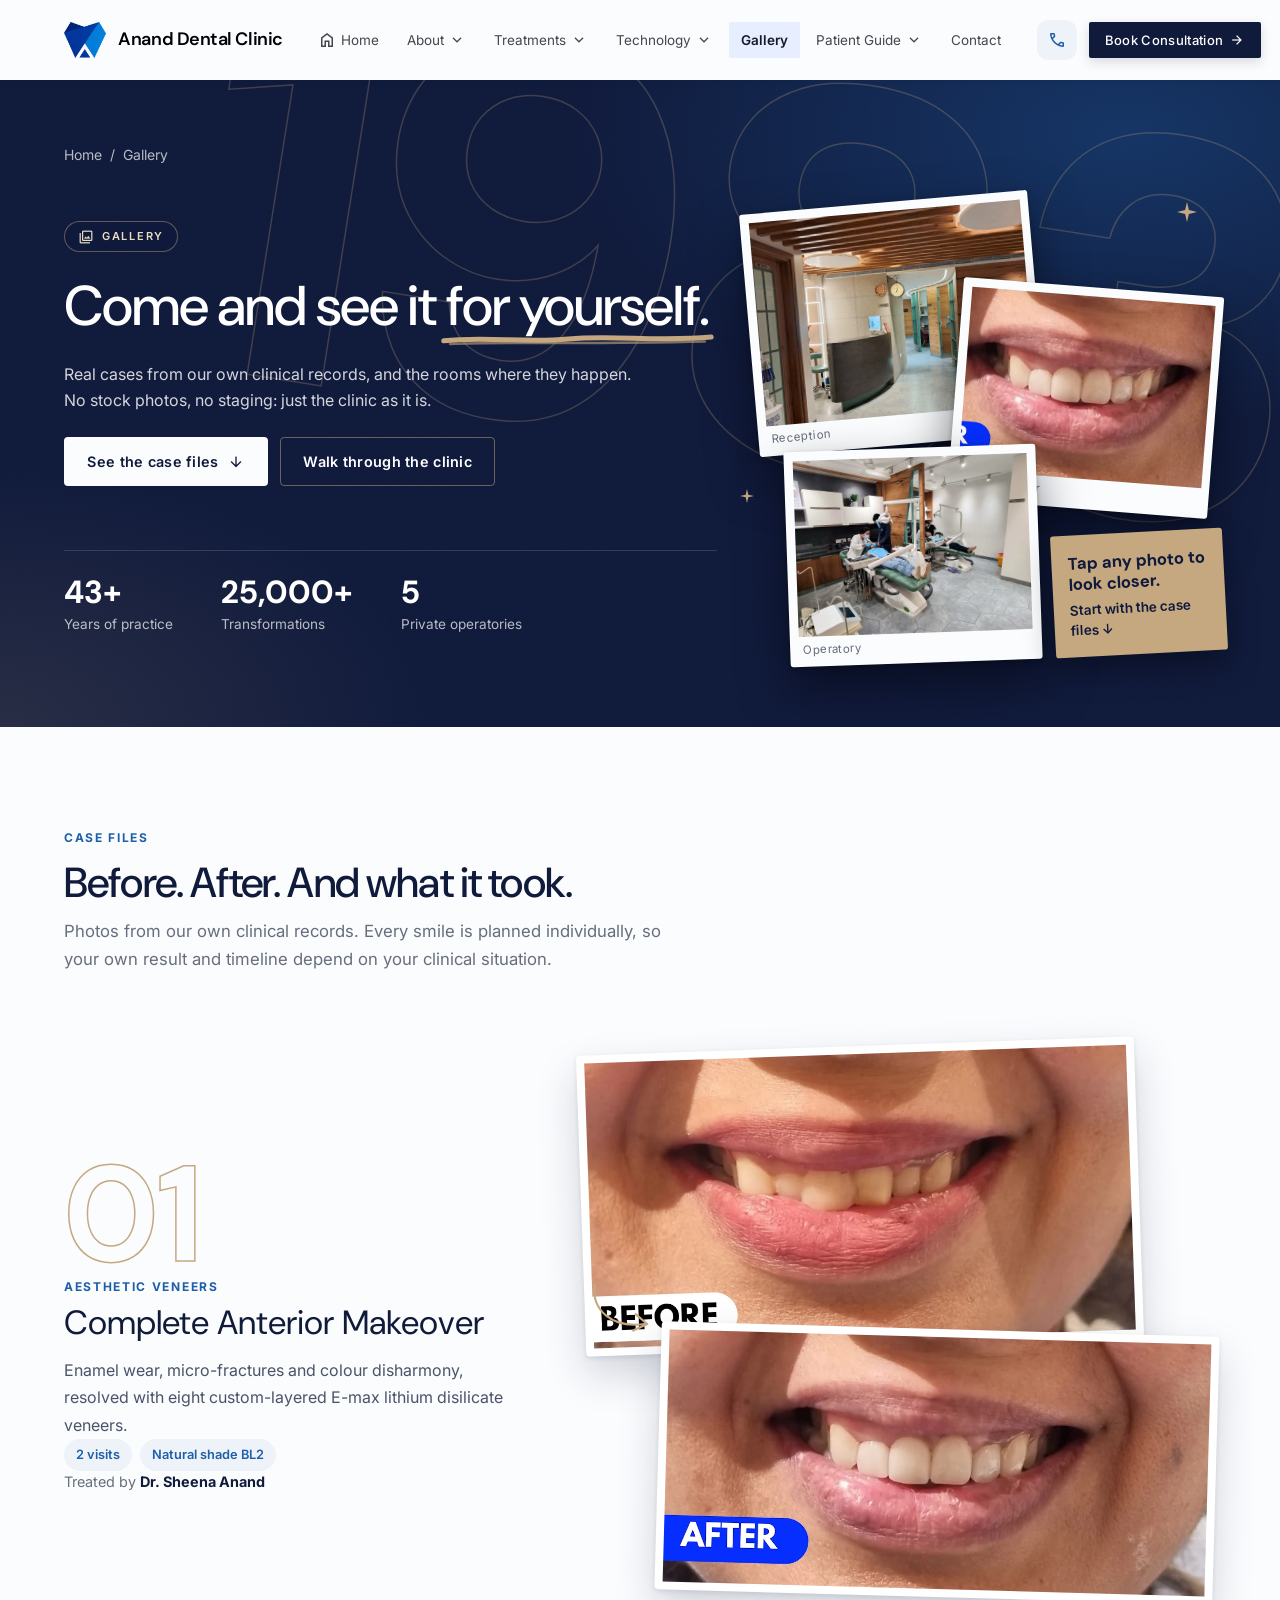
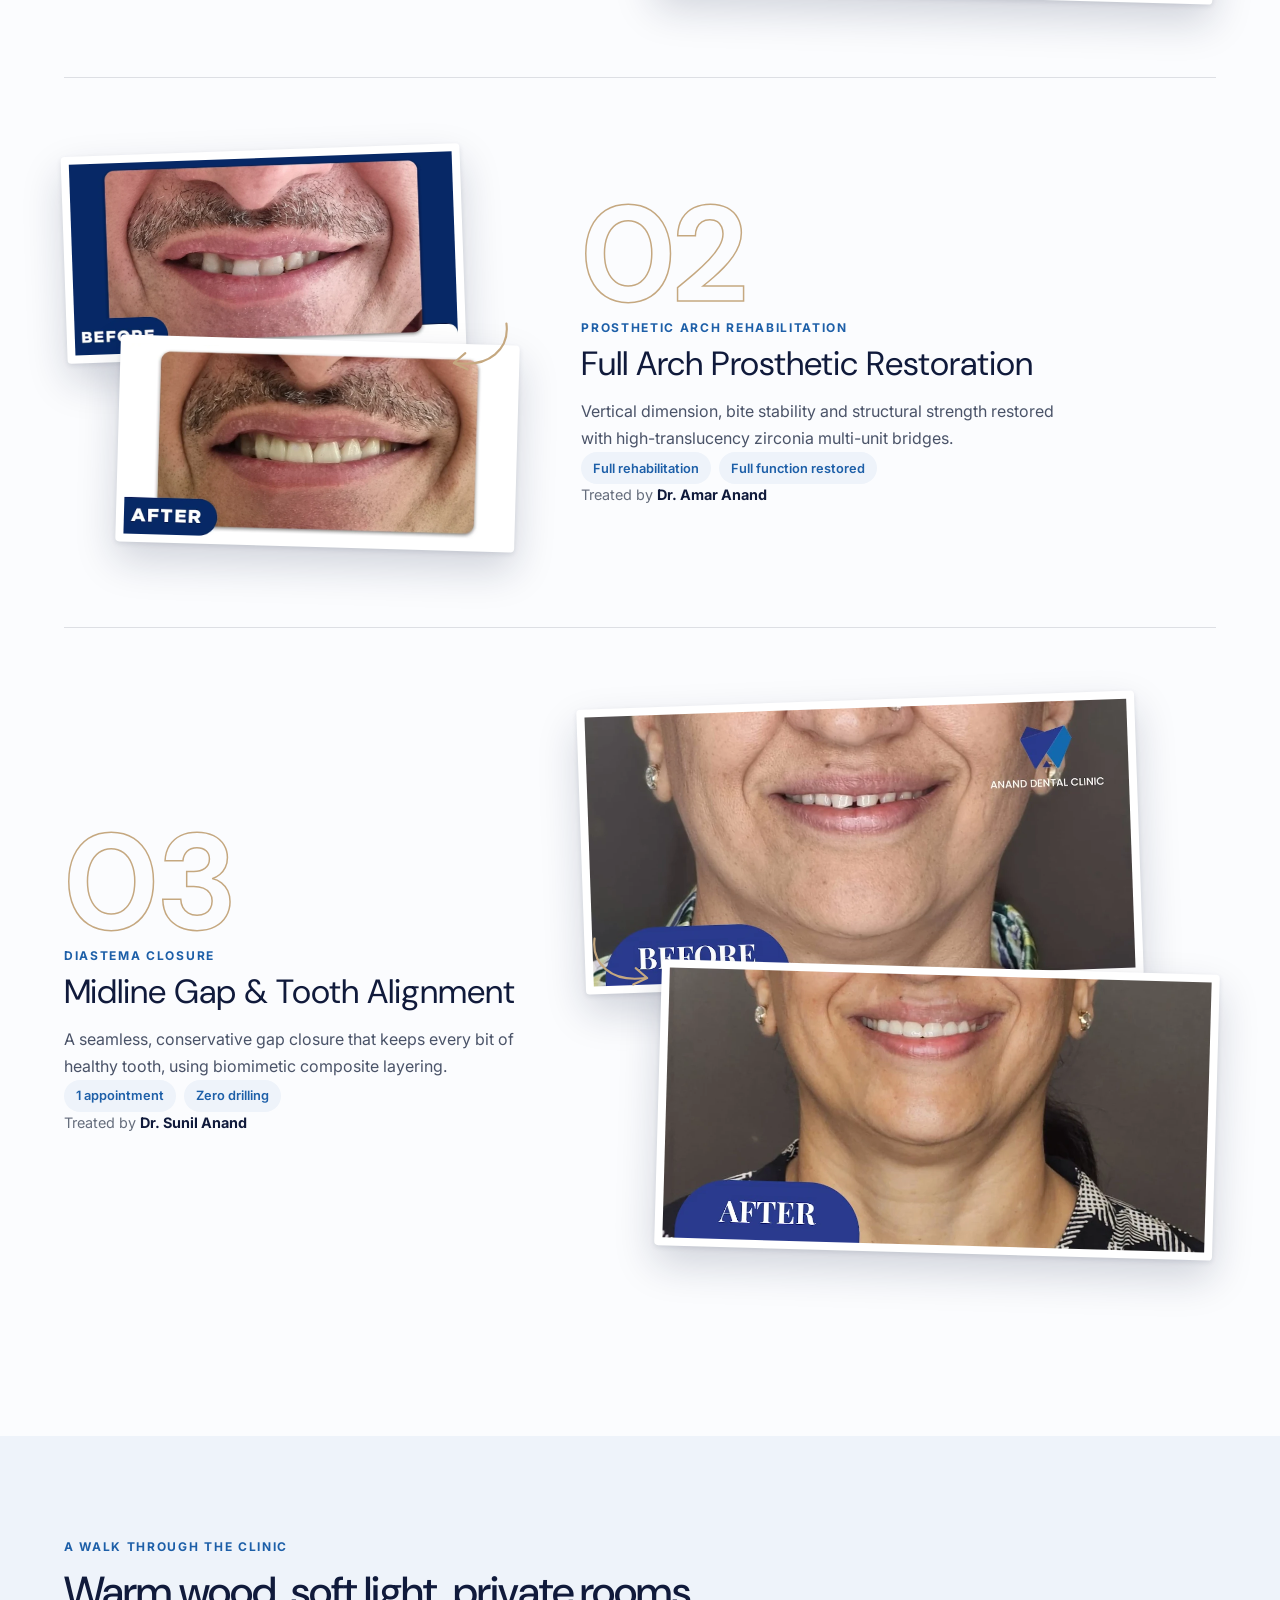
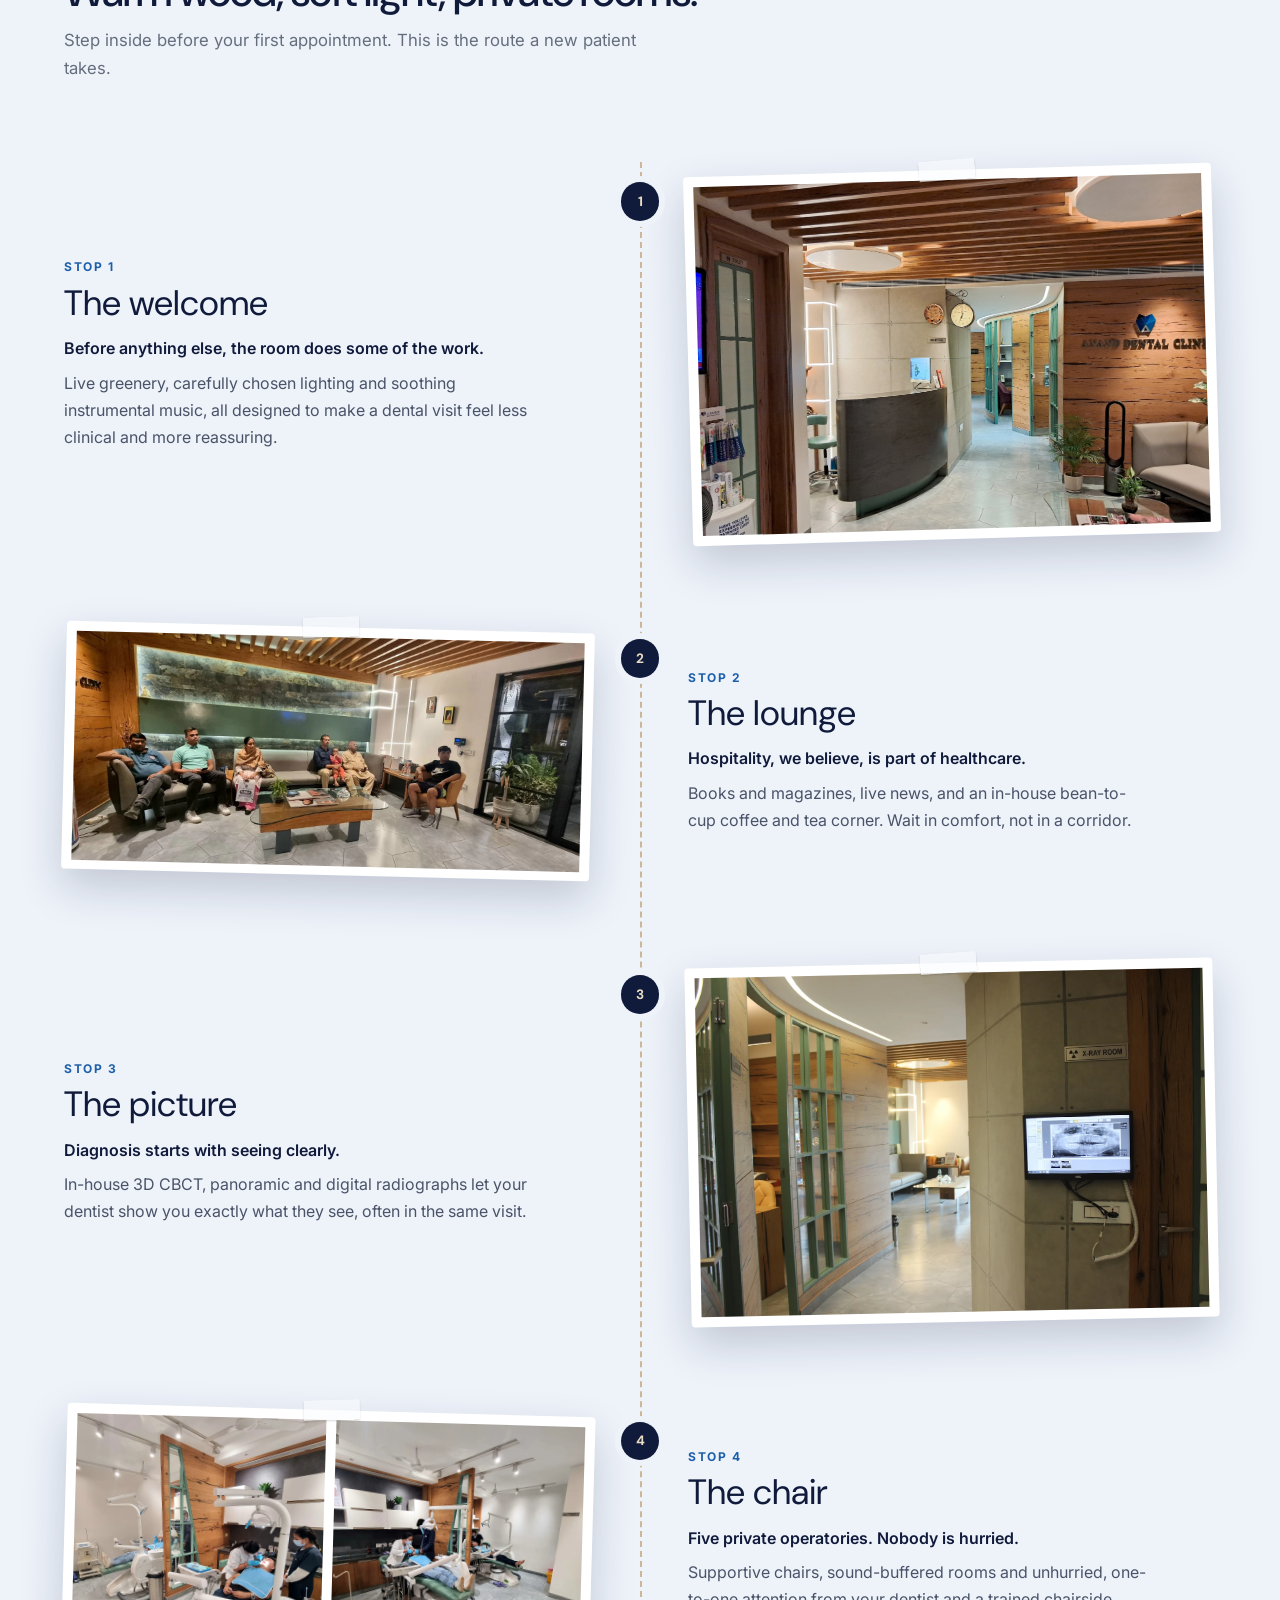
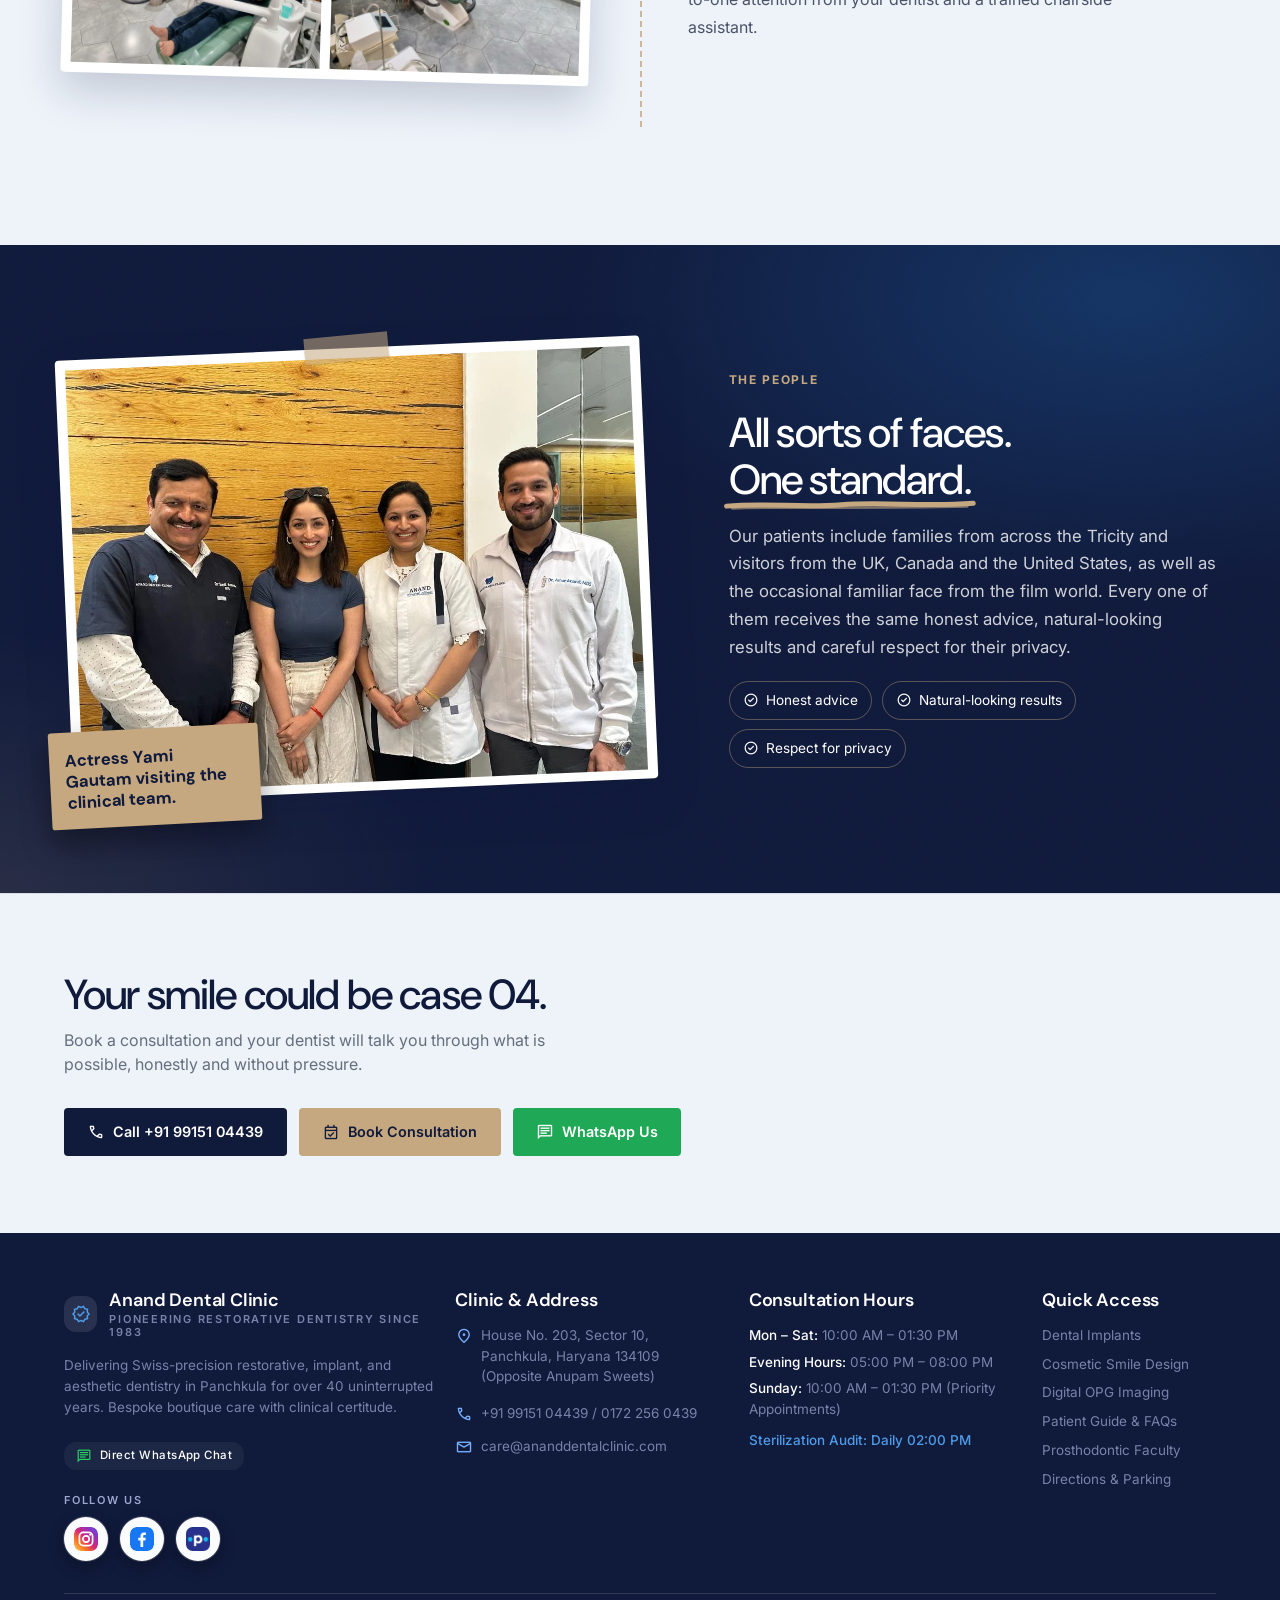
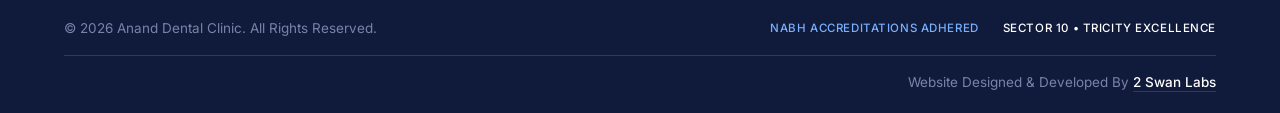
<file: gallery.html>
<!DOCTYPE html>

<html lang="en"><head><meta charset="utf-8"/><meta content="width=device-width, initial-scale=1.0" name="viewport"/><meta content="web_standard" name="shell-type"/><title>Gallery | Smile Case Files &amp; Clinic Tour | Anand Dental Clinic, Panchkula</title><meta name="description" content="Real before-and-after smile cases from our own records and a walk through Anand Dental Clinic, Sector 10 Panchkula: reception, lounge, imaging and private operatories."/><link href="https://fonts.googleapis.com/css2?family=DM+Sans:ital,opsz,wght@0,9..40,400..700;1,9..40,400..700&amp;family=Inter:wght@300;400;500;600;700&amp;display=swap" rel="stylesheet"/><link href="https://fonts.googleapis.com/css2?family=Material+Symbols+Outlined:opsz,wght,FILL,GRAD@20..48,100..700,0..1,-50..200&amp;display=block" rel="stylesheet"/><style>@layer base{html,body{margin:0;padding:0;}body{overscroll-behavior:none;}main>:first-child{margin-top:0!important;}main>:last-child{margin-bottom:0!important;}}::-webkit-scrollbar{display:none;}html{scroll-behavior:smooth;}[id]{scroll-margin-top:96px;}.material-symbols-outlined{display:inline-block;width:1em;height:1em;overflow:hidden;white-space:nowrap;line-height:1;vertical-align:middle;flex-shrink:0;}/*nav-dd*/.nav-dd .nav-panel{visibility:hidden;opacity:0;transform:translate(-50%,4px);transition:opacity .18s ease,transform .18s ease,visibility .18s}.nav-dd:hover .nav-panel,.nav-dd:focus-within .nav-panel,.nav-dd.is-open .nav-panel{visibility:visible;opacity:1;transform:translate(-50%,0)}.nav-chev{transition:transform .18s ease}.nav-dd:hover .nav-chev,.nav-dd.is-open .nav-chev,.nav-dd:focus-within .nav-chev{transform:rotate(180deg)}/*end-nav-dd*/</style><link href="assets/styles.css" rel="stylesheet"/><link rel="icon" type="image/png" href="assets/logo-mark.png"/><style id="mobile-call">@media (max-width:479px){header>div.relative{gap:.5rem}header a[aria-label="Anand Dental Clinic home"]{gap:.5rem}header a[aria-label="Anand Dental Clinic home"] img{height:2rem}header a[aria-label="Anand Dental Clinic home"] .font-headline-sm{font-size:1rem}header>div.relative>div.shrink-0{gap:.5rem}}@media (max-width:359px){header a[aria-label="Anand Dental Clinic home"] .font-headline-sm{font-size:.875rem}}</style><style>
.ad-main{padding-top:5rem;background:#FBFCFE;color:#101A3B;font-family:Inter,system-ui,sans-serif;overflow-x:clip}
.ad-main *{box-sizing:border-box}
.ad-main h1,.ad-main h2,.ad-main h3,.ad-main h4{margin:0}.ad-main p{margin:0}.ad-main ul,.ad-main ol{margin:0;padding:0;list-style:none}
.ad-main img{max-width:100%}
.ad-wrap{max-width:1360px;margin:0 auto;padding:0 clamp(1.25rem,5vw,4.5rem);position:relative}
.ad-sec{position:relative;padding:clamp(4rem,8vw,7rem) 0}
.ad-wash{background:#EEF3FA}.ad-navy{background:#101A3B;color:#fff}
.ad-hero{position:relative;overflow:hidden;color:#fff;background:radial-gradient(900px 480px at 88% 8%,rgba(29,95,168,.38),transparent 62%),radial-gradient(700px 420px at 0% 100%,rgba(197,168,128,.13),transparent 62%),#101A3B}
.ad-grain{position:absolute;inset:0;opacity:.09;mix-blend-mode:soft-light;pointer-events:none;background-image:url("data:image/svg+xml,%3Csvg xmlns='http://www.w3.org/2000/svg' width='160' height='160'%3E%3Cfilter id='n'%3E%3CfeTurbulence type='fractalNoise' baseFrequency='.85' numOctaves='2' stitchTiles='stitch'/%3E%3C/filter%3E%3Crect width='100%25' height='100%25' filter='url(%23n)'/%3E%3C/svg%3E")}
.ad-glyph{position:absolute;right:-2%;top:-6%;transform:rotate(9deg);font-family:'DM Sans',sans-serif;font-weight:700;font-size:clamp(300px,42vw,580px);line-height:.85;color:transparent;-webkit-text-stroke:1.5px rgba(197,168,128,.26);pointer-events:none;user-select:none;white-space:nowrap}
.ad-hero-in{padding:clamp(2.5rem,5vw,4.5rem) 0 clamp(2.5rem,5vw,4rem)}
.ad-crumb{display:flex;gap:.5rem;font-size:.875rem;color:rgba(255,255,255,.7)}.ad-crumb a:hover{text-decoration:underline}
.ad-hero-grid{display:grid;grid-template-columns:1fr;gap:3.5rem;align-items:center;margin-top:1.75rem}
@media(min-width:1024px){.ad-hero-grid{grid-template-columns:7fr 5fr;gap:2rem}}
.ad-pill{display:inline-flex;align-items:center;gap:.5rem;padding:.4rem .8rem;border-radius:9999px;border:1px solid rgba(197,168,128,.45);background:rgba(16,26,59,.6);color:#E9DCC3}
.ad-gold{color:#C5A880}.ad-lead{color:rgba(255,255,255,.82);max-width:36rem}
.ad-mark{position:relative;display:inline-block;white-space:nowrap}
.ad-mark .ad-ul{position:absolute;left:-2%;bottom:-.16em;width:104%;height:.2em;overflow:visible}
.ad-ul path{stroke-dasharray:1;stroke-dashoffset:1;animation:ad-draw 1s .5s ease forwards}.ad-ul path.b{animation-delay:1.2s;animation-duration:.8s}
@keyframes ad-draw{to{stroke-dashoffset:0}}
.ad-actions{display:flex;flex-wrap:wrap;gap:.75rem}
.ad-btn{display:inline-flex;align-items:center;gap:.5rem;padding:.9rem 1.4rem;border-radius:4px;font-weight:600;font-size:.9rem;line-height:1;transition:all .2s;cursor:pointer;border:1px solid transparent}
.ad-btn:hover{transform:translateY(-1px)}
.ad-btn-light{background:#FBFCFE;color:#101A3B}.ad-btn-light:hover{background:#EEF3FA}
.ad-btn-ghost{border-color:rgba(197,168,128,.5);color:#fff}.ad-btn-ghost:hover{background:rgba(255,255,255,.09);border-color:#C5A880}
.ad-btn-navy{background:#101A3B;color:#fff}.ad-btn-navy:hover{background:#1c2a5c}
.ad-btn-gold{background:#C5A880;color:#101A3B}.ad-btn-gold:hover{background:#d3b98f}
.ad-btn-line{border-color:rgba(16,26,59,.22);color:#101A3B}.ad-btn-line:hover{background:#EEF3FA}
.ad-btn-wa{background:#1fa855;color:#fff}
.ad-stats{display:grid;grid-template-columns:repeat(3,auto);justify-content:start;gap:2rem 3rem;margin-top:2.5rem;padding-top:1.5rem;border-top:1px solid rgba(252,251,248,.14)}
.ad-stats b{display:block;font:700 clamp(1.5rem,3vw,2rem)/1.1 'DM Sans',sans-serif;color:#fff}.ad-stats span{display:block;margin-top:.25rem;font-size:.85rem;color:rgba(255,255,255,.7)}
@media(max-width:520px){.ad-stats{grid-template-columns:repeat(3,1fr);gap:1rem}}
.ad-kick{font-size:.75rem;font-weight:700;letter-spacing:.14em;text-transform:uppercase;color:#1D5FA8}.ad-kick.g{color:#C5A880}
.ad-h2{font-family:'DM Sans',sans-serif;color:#101A3B;max-width:46rem}.ad-navy .ad-h2,.ad-hero .ad-h2{color:#fff}
.ad-sub{color:#666E7D;max-width:38rem;font-size:1.05rem;line-height:1.65}.ad-navy .ad-sub{color:rgba(255,255,255,.75)}
.ad-head{display:grid;gap:.75rem;margin-bottom:clamp(2.5rem,5vw,4rem)}
/* paper, tape, note, star */
.ad-paper{position:relative;background:#FBFCFE;border-radius:6px;padding:1.4rem 1.3rem 1.5rem;box-shadow:0 26px 60px rgba(0,1,7,.5),0 2px 6px rgba(0,1,7,.2);color:#101A3B}
.ad-tape{position:absolute;top:-13px;left:50%;width:84px;height:26px;margin-left:-42px;transform:rotate(-3deg);background:rgba(197,168,128,.55);box-shadow:0 1px 2px rgba(0,0,0,.15);z-index:3}
.ad-tape.s{width:56px;height:20px;margin-left:-28px;top:-10px;background:rgba(251,252,254,.6)}
.ad-note{position:absolute;padding:18px 16px 16px;background:#C5A880;color:#101A3B;transform:rotate(-3deg);border-radius:3px;box-shadow:0 14px 30px rgba(0,1,7,.4);transition:transform .25s;display:block;z-index:4}
a.ad-note:hover{transform:rotate(-1deg) translateY(-3px)}
.ad-note b{display:block;font:700 1.05rem/1.25 'DM Sans',sans-serif}.ad-note span{display:block;margin-top:.3rem;font-weight:600;font-size:.85rem}
.ad-star{position:absolute;width:20px;height:20px;animation:ad-tw 3.2s ease-in-out infinite;pointer-events:none}
@keyframes ad-tw{0%,100%{transform:scale(.7) rotate(0);opacity:.5}50%{transform:scale(1.1) rotate(20deg);opacity:1}}
.ad-js .ad-rise{opacity:0;translate:0 18px;transition:opacity .7s ease,translate .7s ease}
.ad-js .ad-rise.in{opacity:1;translate:0 0}
.ad-chips{display:flex;flex-wrap:wrap;gap:.5rem}
.ad-chip{appearance:none;border:1px solid rgba(16,26,59,.18);background:#fff;color:#101A3B;font:500 .875rem/1 Inter,sans-serif;padding:.7rem 1.1rem;border-radius:9999px;cursor:pointer;transition:all .18s}
.ad-chip:hover{border-color:#101A3B}.ad-chip[aria-pressed=true]{background:#101A3B;color:#fff;border-color:#101A3B}
.ad-main :focus-visible{outline:2px solid #1D78D6;outline-offset:3px}
.ad-cta{background:#EEF3FA;border-top:1px solid rgba(16,26,59,.1);padding:clamp(3rem,6vw,5rem) 0}
.ad-cta-in{display:flex;flex-wrap:wrap;align-items:center;justify-content:space-between;gap:2rem}
.ad-cta h2{font-family:'DM Sans',sans-serif;color:#101A3B;max-width:36rem}
.ad-cta p{color:#666E7D;max-width:34rem;margin-top:.6rem}
.ad-open{display:block;width:100%;padding:0;border:0;background:none;cursor:zoom-in;text-align:left}
.ad-lb{position:fixed;inset:0;z-index:100;background:rgba(10,16,38,.95);display:none;align-items:center;justify-content:center;padding:3.5rem 1rem 4.5rem}
.ad-lb.is-open{display:flex}
.ad-lb img{max-width:min(1200px,100%);max-height:100%;border-radius:6px;object-fit:contain}
.ad-lb p{position:absolute;left:0;right:0;bottom:1.25rem;text-align:center;color:#fff;font:500 .95rem/1.4 Inter,sans-serif;padding:0 4rem}
.ad-lb button{position:absolute;width:2.75rem;height:2.75rem;border-radius:9999px;border:0;background:rgba(255,255,255,.12);color:#fff;cursor:pointer;display:flex;align-items:center;justify-content:center}
.ad-lb button:hover{background:rgba(255,255,255,.26)}
.ad-lb .x{top:1rem;right:1rem}.ad-lb .pv{left:1rem;top:50%;transform:translateY(-50%)}.ad-lb .nx{right:1rem;top:50%;transform:translateY(-50%)}
@media(prefers-reduced-motion:reduce){.ad-js .ad-rise{opacity:1;translate:none;transition:none}.ad-ul path{animation:none;stroke-dashoffset:0}.ad-star{animation:none}}

.gl-pile{position:relative;height:470px;max-width:540px;margin:0 auto}
@media(max-width:560px){.gl-pile{height:400px}}
.gl-pol{position:absolute;background:#FBFCFE;padding:.55rem .55rem 1.9rem;border-radius:3px;box-shadow:0 22px 48px rgba(0,1,7,.5),0 2px 5px rgba(0,1,7,.25)}
.gl-pol img{display:block;width:100%;height:auto;aspect-ratio:4/3;object-fit:cover}
.gl-pol small{position:absolute;left:.8rem;bottom:.5rem;font-size:.72rem;letter-spacing:.04em;color:#666E7D}
.gl-p1{left:0;top:2%;width:62%;transform:rotate(-5deg)}
.gl-p2{right:0;top:20%;width:56%;transform:rotate(4.5deg);z-index:2}
.gl-p3{left:8%;bottom:0;width:54%;transform:rotate(-2deg);z-index:3}
.gl-pile .ad-note{right:-2%;bottom:2%;width:172px}
.gl-case{display:grid;grid-template-columns:1fr;gap:2.5rem;align-items:center;padding:clamp(2.5rem,5vw,4rem) 0;border-top:1px solid rgba(16,26,59,.13)}
.gl-case:first-of-type{border-top:0;padding-top:0}
@media(min-width:960px){.gl-case{grid-template-columns:5fr 7fr;gap:4rem}.gl-case.flip .gl-info{order:2}}
.gl-num{font:700 clamp(5rem,11vw,8.5rem)/.82 'DM Sans',sans-serif;color:transparent;-webkit-text-stroke:1.5px #C5A880;display:block;margin-bottom:.5rem}
.gl-tag{font-size:.75rem;font-weight:700;letter-spacing:.14em;text-transform:uppercase;color:#1D5FA8}
.gl-info h3{font-family:'DM Sans',sans-serif;font-size:clamp(1.6rem,3vw,2.1rem);line-height:1.15;margin:.5rem 0 .9rem;color:#101A3B}
.gl-info p.d{color:#4a5368;line-height:1.7;max-width:30rem}
.gl-meta{display:flex;flex-wrap:wrap;gap:.5rem;margin:1.25rem 0}
.gl-meta li{padding:.4rem .75rem;border-radius:9999px;background:#EEF3FA;font-size:.8rem;font-weight:600;color:#1D5FA8}
.gl-fac{font-size:.9rem;color:#666E7D}.gl-fac b{color:#101A3B}
.gl-pair{position:relative;max-width:640px;width:100%;margin:0 auto;padding:.5rem 0 1rem}
.gl-shot{position:relative;background:#fff;padding:.5rem;border-radius:4px;box-shadow:0 18px 40px rgba(16,26,59,.18),0 2px 5px rgba(16,26,59,.1);width:88%;transition:transform .3s}
.gl-shot img{display:block;width:100%;height:auto}
.gl-shot.b{transform:rotate(-2deg)}.gl-shot.a{transform:rotate(1.6deg);margin:-1.1rem 0 0 auto;z-index:2}
.gl-shot:hover{transform:rotate(0) scale(1.015);z-index:5}
.gl-arrow{position:absolute;left:1%;top:42%;width:74px;height:60px;z-index:4;pointer-events:none}
.gl-case.flip .gl-arrow{left:auto;right:1%;transform:scaleX(-1)}
.gl-path{position:relative}
.gl-path::before{content:"";position:absolute;left:50%;top:1rem;bottom:1rem;border-left:2px dashed rgba(197,168,128,.8)}
@media(max-width:959px){.gl-path::before{left:1.1rem}}
.gl-stop{position:relative;display:grid;grid-template-columns:1fr;gap:1.75rem;align-items:center;padding:1.5rem 0 clamp(2.5rem,5vw,4rem)}
@media(min-width:960px){.gl-stop{grid-template-columns:1fr 1fr;gap:6rem}.gl-stop.flip .gl-txt{order:2}}
@media(max-width:959px){.gl-stop{padding-left:3.25rem}}
.gl-node{position:absolute;left:50%;top:2.25rem;width:2.4rem;height:2.4rem;margin-left:-1.2rem;border-radius:9999px;background:#101A3B;color:#E9DCC3;display:flex;align-items:center;justify-content:center;font:700 .85rem/1 'DM Sans',sans-serif;box-shadow:0 0 0 6px #EEF3FA;z-index:2}
@media(max-width:959px){.gl-node{left:1.1rem;top:1.9rem}}
.gl-txt h3{font-family:'DM Sans',sans-serif;font-size:clamp(1.6rem,3vw,2.2rem);line-height:1.15;color:#101A3B;margin:.4rem 0 .8rem}
.gl-txt p.d{color:#4a5368;line-height:1.7;max-width:29rem}
.gl-frame{position:relative;background:#fff;padding:.6rem;border-radius:4px;box-shadow:0 18px 44px rgba(16,26,59,.2);transform:rotate(var(--r,-1.5deg));transition:transform .3s;max-width:560px;margin:0 auto}
.gl-frame img{display:block;width:100%;height:auto}
.gl-frame:hover{transform:rotate(0) scale(1.012)}
.gl-frame.two{display:grid;grid-template-columns:1fr 1fr;gap:.6rem}
.gl-frame.two .ad-open:first-child{margin-top:-1.2rem}
.gl-folks{display:grid;grid-template-columns:1fr;gap:3.5rem;align-items:center}
@media(min-width:960px){.gl-folks{grid-template-columns:6fr 5fr;gap:5rem}}
.gl-folks .gl-frame{--r:-2.5deg;max-width:640px}
.gl-folks .ad-note{left:-14px;bottom:-34px;width:210px}
@media(max-width:959px){.gl-folks .ad-note{position:relative;left:auto;bottom:auto;margin:-14px 0 0 .5rem;width:210px}}
.gl-vals{display:flex;flex-wrap:wrap;gap:.6rem;margin-top:1.5rem}
.gl-vals li{display:inline-flex;align-items:center;gap:.4rem;padding:.5rem .85rem;border-radius:9999px;border:1px solid rgba(197,168,128,.42);font-size:.85rem;color:#fff}
</style><script>document.documentElement.classList.add("ad-js")</script></head><body class="bg-surface font-body-md text-on-surface antialiased"><header class="fixed top-0 left-0 right-0 z-50 bg-surface-porcelain/90 backdrop-blur-xl shadow-[0_1px_8px_rgba(16,26,59,0.06)]"><div class="relative h-20 max-w-[1360px] mx-auto px-[clamp(1.25rem,5vw,4.5rem)] flex items-center justify-between gap-6"><a href="index.html" aria-label="Anand Dental Clinic home" class="flex items-center gap-3 shrink-0"><img alt="Anand Dental Clinic logo" class="h-9 w-auto object-contain" src="assets/logo-mark.png"/><span class="flex flex-col"><span class="font-headline-sm text-headline-sm text-primary tracking-tight whitespace-nowrap">Anand Dental Clinic</span><span class="hidden sm:block xl:hidden font-label-kicker text-label-kicker text-secondary uppercase whitespace-nowrap">Sector 10 Panchkula • Est. 1983</span></span></a><nav aria-label="Primary" class="hidden xl:flex items-center gap-1 whitespace-nowrap"><a href="index.html" aria-label="Home" title="Home" class="inline-flex items-center gap-1 pl-2.5 pr-3 py-2 rounded font-body-sm text-body-sm transition-colors text-on-surface-variant hover:text-on-surface hover:bg-surface-cream"><span class="material-symbols-outlined text-[20px]">home</span><span>Home</span></a><div class="nav-dd"><button type="button" aria-haspopup="true" aria-expanded="false" class="nav-trigger inline-flex items-center gap-1 px-3 py-2 rounded font-body-sm text-body-sm transition-colors text-on-surface-variant hover:text-on-surface hover:bg-surface-cream">About<span class="nav-chev material-symbols-outlined text-[18px]">expand_more</span></button><div class="nav-panel absolute left-1/2 top-[58px] pt-[22px] z-50"><div style="width:1086px" class="max-w-[calc(100vw-2rem)] whitespace-normal p-2 rounded-lg bg-surface-porcelain border border-border-hairline shadow-[0_10px_26px_rgba(16,26,59,0.18),0_2px_6px_rgba(16,26,59,0.08)]"><div class="grid gap-1 items-stretch" style="grid-template-columns:repeat(5,minmax(0,1fr))"><a href="about.html" class="group block p-1.5 rounded-lg hover:bg-surface-cream transition-colors"><span class="block overflow-hidden rounded-lg aspect-[8/5] bg-surface-container"><img alt="" data-src="assets/nav-story.png" width="360" height="225" decoding="async" class="w-full h-full object-cover transition-transform duration-500 group-hover:scale-105"/></span><span class="block mt-2 px-1 font-body-md text-body-md text-on-surface font-medium">Our Story &amp; Heritage</span></a><a href="about.html#specialists" class="group block p-1.5 rounded-lg hover:bg-surface-cream transition-colors"><span class="block overflow-hidden rounded-lg aspect-[8/5] bg-surface-container"><img alt="" data-src="assets/nav-doctors.png" width="360" height="225" decoding="async" class="w-full h-full object-cover transition-transform duration-500 group-hover:scale-105"/></span><span class="block mt-2 px-1 font-body-md text-body-md text-on-surface font-medium">Doctors &amp; Specialists</span></a><a href="about.html#philosophy" class="group block p-1.5 rounded-lg hover:bg-surface-cream transition-colors"><span class="block overflow-hidden rounded-lg aspect-[8/5] bg-surface-container"><img alt="" data-src="assets/nav-philosophy.png" width="360" height="225" decoding="async" class="w-full h-full object-cover transition-transform duration-500 group-hover:scale-105"/></span><span class="block mt-2 px-1 font-body-md text-body-md text-on-surface font-medium">Our Philosophy</span></a><a href="about.html#clinical-excellence" class="group block p-1.5 rounded-lg hover:bg-surface-cream transition-colors"><span class="block overflow-hidden rounded-lg aspect-[8/5] bg-surface-container"><img alt="" data-src="assets/nav-excellence.png" width="360" height="225" decoding="async" class="w-full h-full object-cover transition-transform duration-500 group-hover:scale-105"/></span><span class="block mt-2 px-1 font-body-md text-body-md text-on-surface font-medium">Clinical Excellence</span></a><a href="about.html#responsible" class="group block p-1.5 rounded-lg hover:bg-surface-cream transition-colors"><span class="block overflow-hidden rounded-lg aspect-[8/5] bg-surface-container"><img alt="" data-src="assets/nav-responsible.png" width="360" height="225" decoding="async" class="w-full h-full object-cover transition-transform duration-500 group-hover:scale-105"/></span><span class="block mt-2 px-1 font-body-md text-body-md text-on-surface font-medium">Responsible Practice</span></a></div></div></div></div><div class="nav-dd"><button type="button" aria-haspopup="true" aria-expanded="false" class="nav-trigger inline-flex items-center gap-1 px-3 py-2 rounded font-body-sm text-body-sm transition-colors text-on-surface-variant hover:text-on-surface hover:bg-surface-cream">Treatments<span class="nav-chev material-symbols-outlined text-[18px]">expand_more</span></button><div class="nav-panel absolute left-1/2 top-[58px] pt-[22px] z-50"><div class="w-[1140px] max-w-[calc(100vw-2rem)] whitespace-normal p-2 rounded-lg bg-surface-porcelain border border-border-hairline shadow-[0_10px_26px_rgba(16,26,59,0.18),0_2px_6px_rgba(16,26,59,0.08)]"><div class="grid grid-cols-[repeat(6,minmax(0,1fr))_104px] gap-1 items-stretch"><a href="procedures.html#implants" class="group block p-1.5 rounded-lg hover:bg-surface-cream transition-colors"><span class="block overflow-hidden rounded-lg aspect-[8/5] bg-surface-container"><img alt="" data-src="assets/nav-implants.png" width="360" height="225" decoding="async" class="w-full h-full object-cover transition-transform duration-500 group-hover:scale-105"/></span><span class="block mt-2 px-1 font-body-md text-body-md text-on-surface font-medium">Dental Implants &amp; Full Arch</span></a><a href="procedures.html#cosmetic" class="group block p-1.5 rounded-lg hover:bg-surface-cream transition-colors"><span class="block overflow-hidden rounded-lg aspect-[8/5] bg-surface-container"><img alt="" data-src="assets/nav-cosmetic.png" width="360" height="225" decoding="async" class="w-full h-full object-cover transition-transform duration-500 group-hover:scale-105"/></span><span class="block mt-2 px-1 font-body-md text-body-md text-on-surface font-medium">Cosmetic Smile Design</span></a><a href="procedures.html#endodontics" class="group block p-1.5 rounded-lg hover:bg-surface-cream transition-colors"><span class="block overflow-hidden rounded-lg aspect-[8/5] bg-surface-container"><img alt="" data-src="assets/nav-endo.png" width="360" height="225" decoding="async" class="w-full h-full object-cover transition-transform duration-500 group-hover:scale-105"/></span><span class="block mt-2 px-1 font-body-md text-body-md text-on-surface font-medium">Endodontics &amp; Root Canal</span></a><a href="procedures.html#ortho" class="group block p-1.5 rounded-lg hover:bg-surface-cream transition-colors"><span class="block overflow-hidden rounded-lg aspect-[8/5] bg-surface-container"><img alt="" data-src="assets/nav-ortho.png" width="360" height="225" decoding="async" class="w-full h-full object-cover transition-transform duration-500 group-hover:scale-105"/></span><span class="block mt-2 px-1 font-body-md text-body-md text-on-surface font-medium">Invisalign &amp; Orthodontics</span></a><a href="procedures.html#restorative" class="group block p-1.5 rounded-lg hover:bg-surface-cream transition-colors"><span class="block overflow-hidden rounded-lg aspect-[8/5] bg-surface-container"><img alt="" data-src="assets/nav-restorative.png" width="360" height="225" decoding="async" class="w-full h-full object-cover transition-transform duration-500 group-hover:scale-105"/></span><span class="block mt-2 px-1 font-body-md text-body-md text-on-surface font-medium">Restorative &amp; Geriatric</span></a><a href="procedures.html#preventive" class="group block p-1.5 rounded-lg hover:bg-surface-cream transition-colors"><span class="block overflow-hidden rounded-lg aspect-[8/5] bg-surface-container"><img alt="" data-src="assets/nav-preventive.png" width="360" height="225" decoding="async" class="w-full h-full object-cover transition-transform duration-500 group-hover:scale-105"/></span><span class="block mt-2 px-1 font-body-md text-body-md text-on-surface font-medium">Preventive &amp; Laser Care</span></a><a href="procedures.html" class="flex flex-col items-center justify-center gap-2 p-3 rounded-lg bg-primary-container text-on-primary hover:bg-primary transition-colors text-center"><span class="material-symbols-outlined text-[22px]">arrow_forward</span><span class="font-label-btn text-label-btn">View All Treatments</span></a></div></div></div></div><div class="nav-dd relative"><button type="button" aria-haspopup="true" aria-expanded="false" class="nav-trigger inline-flex items-center gap-1 px-3 py-2 rounded font-body-sm text-body-sm transition-colors text-on-surface-variant hover:text-on-surface hover:bg-surface-cream">Technology<span class="nav-chev material-symbols-outlined text-[18px]">expand_more</span></button><div class="nav-panel absolute left-1/2 top-full pt-3 z-50"><div style="width:444px" class="max-w-[calc(100vw-2rem)] whitespace-normal p-2 rounded-lg bg-surface-porcelain border border-border-hairline shadow-[0_10px_26px_rgba(16,26,59,0.18),0_2px_6px_rgba(16,26,59,0.08)]"><div class="grid gap-1 items-stretch" style="grid-template-columns:repeat(2,minmax(0,1fr))"><a href="technology.html" class="group block p-1.5 rounded-lg hover:bg-surface-cream transition-colors"><span class="block overflow-hidden rounded-lg aspect-[8/5] bg-surface-container"><img alt="" data-src="assets/nav-clinic.png" width="360" height="225" decoding="async" class="w-full h-full object-cover transition-transform duration-500 group-hover:scale-105"/></span><span class="block mt-2 px-1 font-body-md text-body-md text-on-surface font-medium">Clinic &amp; Technology</span></a><a href="hygiene-safety.html" class="group block p-1.5 rounded-lg hover:bg-surface-cream transition-colors"><span class="block overflow-hidden rounded-lg aspect-[8/5] bg-surface-container"><img alt="" data-src="assets/nav-hygiene.png" width="360" height="225" decoding="async" class="w-full h-full object-cover transition-transform duration-500 group-hover:scale-105"/></span><span class="block mt-2 px-1 font-body-md text-body-md text-on-surface font-medium">Hygiene &amp; Safety</span></a></div></div></div></div><a href="gallery.html" aria-current="page" class="inline-flex items-center gap-1 px-3 py-2 rounded font-body-sm text-body-sm transition-colors bg-surface-container text-on-surface font-semibold">Gallery</a><div class="nav-dd relative"><button type="button" aria-haspopup="true" aria-expanded="false" class="nav-trigger inline-flex items-center gap-1 px-3 py-2 rounded font-body-sm text-body-sm transition-colors text-on-surface-variant hover:text-on-surface hover:bg-surface-cream">Patient Guide<span class="nav-chev material-symbols-outlined text-[18px]">expand_more</span></button><div class="nav-panel absolute left-1/2 top-full pt-3 z-50"><div style="width:444px" class="max-w-[calc(100vw-2rem)] whitespace-normal p-2 rounded-lg bg-surface-porcelain border border-border-hairline shadow-[0_10px_26px_rgba(16,26,59,0.18),0_2px_6px_rgba(16,26,59,0.08)]"><div class="grid gap-1 items-stretch" style="grid-template-columns:repeat(2,minmax(0,1fr))"><a href="patient-guide.html" class="group block p-1.5 rounded-lg hover:bg-surface-cream transition-colors"><span class="block overflow-hidden rounded-lg aspect-[8/5] bg-surface-container"><img alt="" data-src="assets/nav-guide.png" width="360" height="225" decoding="async" class="w-full h-full object-cover transition-transform duration-500 group-hover:scale-105"/></span><span class="block mt-2 px-1 font-body-md text-body-md text-on-surface font-medium">Patient Guide &amp; FAQs</span></a><a href="reviews.html" class="group block p-1.5 rounded-lg hover:bg-surface-cream transition-colors"><span class="block overflow-hidden rounded-lg aspect-[8/5] bg-surface-container"><img alt="" data-src="assets/nav-reviews.png" width="360" height="225" decoding="async" class="w-full h-full object-cover transition-transform duration-500 group-hover:scale-105"/></span><span class="block mt-2 px-1 font-body-md text-body-md text-on-surface font-medium">Patient Reviews</span></a></div></div></div></div><a href="contact.html" class="inline-flex items-center gap-1 px-3 py-2 rounded font-body-sm text-body-sm transition-colors text-on-surface-variant hover:text-on-surface hover:bg-surface-cream">Contact</a></nav><div class="flex items-center gap-3 shrink-0"><a class="flex items-center justify-center w-10 h-10 rounded-full bg-surface-cream text-secondary hover:bg-surface-container transition-colors" href="tel:+919915104439" aria-label="Call +91 99151 04439" title="Call +91 99151 04439"><span class="material-symbols-outlined text-[20px]">call</span></a><a class="hidden md:inline-flex whitespace-nowrap items-center justify-center px-4 py-2.5 rounded bg-primary-container text-on-primary font-label-btn text-label-btn tracking-wide shadow-[0_4px_12px_rgba(16,26,59,0.15)] hover:bg-primary transition-all duration-200 hover:-translate-y-0.5" href="contact.html#booking"><span>Book Consultation</span><span class="material-symbols-outlined text-[16px] ml-1.5">arrow_forward</span></a><button id="menu-btn" type="button" aria-label="Open menu" aria-expanded="false" class="xl:hidden w-10 h-10 rounded-full bg-primary-container flex items-center justify-center"><span class="material-symbols-outlined text-on-primary text-[22px]">menu</span></button></div></div><div id="mobile-menu" class="hidden xl:hidden border-t border-border-hairline bg-surface-porcelain max-h-[calc(100vh-5rem)] overflow-y-auto"><div class="max-w-[1360px] mx-auto px-margin py-2 flex flex-col"><a href="index.html" class="flex items-center gap-2 py-3 border-b border-border-hairline font-body-md text-body-md text-on-surface"><span class="material-symbols-outlined text-[20px]">home</span>Home</a><details class="group border-b border-border-hairline"><summary class="flex items-center justify-between py-3 cursor-pointer list-none [&::-webkit-details-marker]:hidden font-body-md text-body-md text-on-surface">About<span class="material-symbols-outlined text-[20px] transition-transform group-open:rotate-180">expand_more</span></summary><div class="pb-2 pl-1 flex flex-col"><a href="about.html" class="flex items-center gap-3 py-2"><img alt="" data-src="assets/nav-story.png" width="360" height="225" decoding="async" class="w-14 h-9 rounded object-cover shrink-0"/><span class="font-body-sm text-body-sm text-on-surface">Our Story &amp; Heritage</span></a><a href="about.html#specialists" class="flex items-center gap-3 py-2"><img alt="" data-src="assets/nav-doctors.png" width="360" height="225" decoding="async" class="w-14 h-9 rounded object-cover shrink-0"/><span class="font-body-sm text-body-sm text-on-surface">Doctors &amp; Specialists</span></a><a href="about.html#philosophy" class="flex items-center gap-3 py-2"><img alt="" data-src="assets/nav-philosophy.png" width="360" height="225" decoding="async" class="w-14 h-9 rounded object-cover shrink-0"/><span class="font-body-sm text-body-sm text-on-surface">Our Philosophy</span></a><a href="about.html#clinical-excellence" class="flex items-center gap-3 py-2"><img alt="" data-src="assets/nav-excellence.png" width="360" height="225" decoding="async" class="w-14 h-9 rounded object-cover shrink-0"/><span class="font-body-sm text-body-sm text-on-surface">Clinical Excellence</span></a><a href="about.html#responsible" class="flex items-center gap-3 py-2"><img alt="" data-src="assets/nav-responsible.png" width="360" height="225" decoding="async" class="w-14 h-9 rounded object-cover shrink-0"/><span class="font-body-sm text-body-sm text-on-surface">Responsible Practice</span></a></div></details><details class="group border-b border-border-hairline"><summary class="flex items-center justify-between py-3 cursor-pointer list-none [&::-webkit-details-marker]:hidden font-body-md text-body-md text-on-surface">Treatments<span class="material-symbols-outlined text-[20px] transition-transform group-open:rotate-180">expand_more</span></summary><div class="pb-2 pl-1 flex flex-col"><a href="procedures.html#implants" class="flex items-center gap-3 py-2"><img alt="" data-src="assets/nav-implants.png" width="360" height="225" decoding="async" class="w-14 h-9 rounded object-cover shrink-0"/><span class="font-body-sm text-body-sm text-on-surface">Dental Implants &amp; Full Arch</span></a><a href="procedures.html#cosmetic" class="flex items-center gap-3 py-2"><img alt="" data-src="assets/nav-cosmetic.png" width="360" height="225" decoding="async" class="w-14 h-9 rounded object-cover shrink-0"/><span class="font-body-sm text-body-sm text-on-surface">Cosmetic Smile Design</span></a><a href="procedures.html#endodontics" class="flex items-center gap-3 py-2"><img alt="" data-src="assets/nav-endo.png" width="360" height="225" decoding="async" class="w-14 h-9 rounded object-cover shrink-0"/><span class="font-body-sm text-body-sm text-on-surface">Endodontics &amp; Root Canal</span></a><a href="procedures.html#ortho" class="flex items-center gap-3 py-2"><img alt="" data-src="assets/nav-ortho.png" width="360" height="225" decoding="async" class="w-14 h-9 rounded object-cover shrink-0"/><span class="font-body-sm text-body-sm text-on-surface">Invisalign &amp; Orthodontics</span></a><a href="procedures.html#restorative" class="flex items-center gap-3 py-2"><img alt="" data-src="assets/nav-restorative.png" width="360" height="225" decoding="async" class="w-14 h-9 rounded object-cover shrink-0"/><span class="font-body-sm text-body-sm text-on-surface">Restorative &amp; Geriatric</span></a><a href="procedures.html#preventive" class="flex items-center gap-3 py-2"><img alt="" data-src="assets/nav-preventive.png" width="360" height="225" decoding="async" class="w-14 h-9 rounded object-cover shrink-0"/><span class="font-body-sm text-body-sm text-on-surface">Preventive &amp; Laser Care</span></a><a href="procedures.html" class="py-2 font-label-btn text-label-btn text-secondary">View All Treatments</a></div></details><details class="group border-b border-border-hairline"><summary class="flex items-center justify-between py-3 cursor-pointer list-none [&::-webkit-details-marker]:hidden font-body-md text-body-md text-on-surface">Technology<span class="material-symbols-outlined text-[20px] transition-transform group-open:rotate-180">expand_more</span></summary><div class="pb-2 pl-1 flex flex-col"><a href="technology.html" class="flex items-center gap-3 py-2"><img alt="" data-src="assets/nav-clinic.png" width="360" height="225" decoding="async" class="w-14 h-9 rounded object-cover shrink-0"/><span class="font-body-sm text-body-sm text-on-surface">Clinic &amp; Technology</span></a><a href="hygiene-safety.html" class="flex items-center gap-3 py-2"><img alt="" data-src="assets/nav-hygiene.png" width="360" height="225" decoding="async" class="w-14 h-9 rounded object-cover shrink-0"/><span class="font-body-sm text-body-sm text-on-surface">Hygiene &amp; Safety</span></a></div></details><a href="gallery.html" class="py-3 border-b border-border-hairline font-body-md text-body-md text-on-surface">Gallery</a><details class="group border-b border-border-hairline"><summary class="flex items-center justify-between py-3 cursor-pointer list-none [&::-webkit-details-marker]:hidden font-body-md text-body-md text-on-surface">Patient Guide<span class="material-symbols-outlined text-[20px] transition-transform group-open:rotate-180">expand_more</span></summary><div class="pb-2 pl-1 flex flex-col"><a href="patient-guide.html" class="flex items-center gap-3 py-2"><img alt="" data-src="assets/nav-guide.png" width="360" height="225" decoding="async" class="w-14 h-9 rounded object-cover shrink-0"/><span class="font-body-sm text-body-sm text-on-surface">Patient Guide &amp; FAQs</span></a><a href="reviews.html" class="flex items-center gap-3 py-2"><img alt="" data-src="assets/nav-reviews.png" width="360" height="225" decoding="async" class="w-14 h-9 rounded object-cover shrink-0"/><span class="font-body-sm text-body-sm text-on-surface">Patient Reviews</span></a></div></details><a href="contact.html" class="py-3 border-b border-border-hairline font-body-md text-body-md text-on-surface">Contact</a><a href="contact.html#booking" class="mt-4 inline-flex items-center justify-center px-4 py-3 rounded bg-primary-container text-on-primary font-label-btn text-label-btn">Book Consultation</a><a href="tel:+919915104439" class="py-3 text-center font-label-btn text-label-btn text-secondary">Call +91 99151 04439</a><div class="mm-info"><a class="mm-addr" href="https://maps.google.com/?q=Anand+Dental+Clinic+Sector+10+Panchkula" target="_blank" rel="noopener noreferrer" aria-label="Get directions to Anand Dental Clinic"><span class="material-symbols-outlined mm-pin">location_on</span><span class="mm-addr-t"><b>Anand Dental Clinic</b>House No. 203, Sector 10, Panchkula,<br/>Haryana 134109 (Opposite Anupam Sweets)<em>Get directions</em></span></a><div class="mm-soc"><span class="mm-soc-h">Follow us</span><a class="mm-s" href="https://www.instagram.com/anand_dental_clinic_/?hl=en" target="_blank" rel="noopener noreferrer" aria-label="Instagram"><svg  viewBox="0 0 24 24" aria-hidden="true" focusable="false"><defs><linearGradient id="igg11" x1="0" y1="1" x2="1" y2="0"><stop offset="0" stop-color="#FEDA75"/><stop offset=".25" stop-color="#FA7E1E"/><stop offset=".5" stop-color="#D62976"/><stop offset=".75" stop-color="#962FBF"/><stop offset="1" stop-color="#4F5BD5"/></linearGradient></defs><rect width="24" height="24" rx="6.5" fill="url(#igg11)"/><rect x="5.4" y="5.4" width="13.2" height="13.2" rx="3.9" fill="none" stroke="#fff" stroke-width="1.7"/><circle cx="12" cy="12" r="3.15" fill="none" stroke="#fff" stroke-width="1.7"/><circle cx="16.15" cy="7.85" r="1" fill="#fff"/></svg></a><a class="mm-s" href="https://www.facebook.com/ananddentalpkl/" target="_blank" rel="noopener noreferrer" aria-label="Facebook"><svg  viewBox="0 0 24 24" aria-hidden="true" focusable="false"><rect width="24" height="24" rx="6.5" fill="#1877F2"/><path d="M13.2 20v-6.6h2.2l.35-2.6H13.2V9.2c0-.75.2-1.25 1.28-1.25h1.37V5.6c-.24-.03-1.05-.1-2-.1-1.98 0-3.34 1.2-3.34 3.43v1.9H8.3v2.6h2.2V20z" fill="#fff"/></svg></a><a class="mm-s" href="https://www.practo.com/panchkula/clinic/anand-dental-clinic-sector-10" target="_blank" rel="noopener noreferrer" aria-label="Practo"><img src="assets/practo-logo.png" alt="" width="64" height="64" loading="lazy" decoding="async"/></a></div></div></div></div></header><main class="ad-main"><section class="ad-hero"><div class="ad-grain" aria-hidden="true"></div><div class="ad-glyph" aria-hidden="true">1983</div><div class="ad-wrap"><div class="ad-hero-in"><nav aria-label="Breadcrumb" class="ad-crumb"><a href="index.html">Home</a><span aria-hidden="true">/</span><span aria-current="page">Gallery</span></nav><div class="ad-hero-grid"><div style="display:grid;gap:1.5rem"><span class="ad-pill font-label-kicker text-label-kicker uppercase" style="justify-self:start"><span class="material-symbols-outlined" style="font-size:16px">photo_library</span>Gallery</span><h1 class="font-display-hero text-display-hero-mobile md:text-display-hero" style="color:#fff;font-family:'DM Sans',sans-serif">Come and see it <span class="ad-mark">for yourself.<svg class="ad-ul" viewBox="0 0 300 18" preserveAspectRatio="none" aria-hidden="true"><path pathLength="1" d="M3 11C50 3 90 15 140 8S235 13 297 5" fill="none" stroke="#C5A880" stroke-width="5" stroke-linecap="round" vector-effect="non-scaling-stroke"/><path class="b" pathLength="1" d="M10 16C70 12 150 17 290 12" fill="none" stroke="#C5A880" stroke-width="2.5" stroke-linecap="round" opacity=".6" vector-effect="non-scaling-stroke"/></svg></span></h1><p class="ad-lead font-body-lead text-body-lead">Real cases from our own clinical records, and the rooms where they happen. No stock photos, no staging: just the clinic as it is.</p><div class="ad-actions"><a href="#cases" class="ad-btn ad-btn-light font-label-btn text-label-btn">See the case files<span class="material-symbols-outlined" style="font-size:18px">arrow_downward</span></a><a href="#tour" class="ad-btn ad-btn-ghost font-label-btn text-label-btn">Walk through the clinic</a></div><div class="ad-stats"><div><b>43+</b><span>Years of practice</span></div><div><b>25,000+</b><span>Transformations</span></div><div><b>5</b><span>Private operatories</span></div></div></div><div><div class="gl-pile"><div class="gl-pol gl-p1"><img src="assets/sitting_lounge.jpg" alt="Reception desk and entrance corridor" width="2576" height="1770"/><small>Reception</small></div><div class="gl-pol gl-p2"><img src="assets/i1a.png" alt="A finished smile makeover" width="1020" height="474"/><small>Case 01, after</small></div><div class="gl-pol gl-p3"><img src="assets/g5.png" alt="A private operatory" width="1020" height="1020" style="object-position:50% 60%"/><small>Operatory</small></div><a href="#cases" class="ad-note"><b>Tap any photo to look closer.</b><span>Start with the case files &darr;</span></a><svg class="ad-star" viewBox="0 0 24 24" aria-hidden="true" style="right:4%;top:2%"><path fill="#C5A880" d="M12 0l2.3 9.7L24 12l-9.7 2.3L12 24l-2.3-9.7L0 12l9.7-2.3z"/></svg><svg class="ad-star" viewBox="0 0 24 24" aria-hidden="true" style="left:-2%;bottom:34%;width:14px;height:14px;animation-delay:1.4s"><path fill="#C5A880" d="M12 0l2.3 9.7L24 12l-9.7 2.3L12 24l-2.3-9.7L0 12l9.7-2.3z"/></svg></div></div></div></div></div></section><section id="cases" class="ad-sec"><div class="ad-wrap"><div class="ad-head"><span class="ad-kick">Case files</span><h2 class="ad-h2 font-headline-xl text-headline-xl-mobile md:text-headline-xl">Before. After. And what it took.</h2><p class="ad-sub">Photos from our own clinical records. Every smile is planned individually, so your own result and timeline depend on your clinical situation.</p></div><article class="gl-case ad-rise"><div class="gl-info"><span class="gl-num" aria-hidden="true">01</span><p class="gl-tag">Aesthetic veneers</p><h3>Complete Anterior Makeover</h3><p class="d">Enamel wear, micro-fractures and colour disharmony, resolved with eight custom-layered E-max lithium disilicate veneers.</p><ul class="gl-meta"><li>2 visits</li><li>Natural shade BL2</li></ul><p class="gl-fac">Treated by <b>Dr. Sheena Anand</b></p></div><div class="gl-pair"><div class="gl-shot b"><button type="button" class="ad-open" data-lb="assets/i1b.png" data-cap="Case 01: before treatment" data-group="cases"><img src="assets/i1b.png" alt="Case 01: smile before treatment" loading="lazy" decoding="async" width="1020" height="500"/></button></div><svg class="gl-arrow" viewBox="0 0 90 70" fill="none" stroke="#C5A880" stroke-width="2.6" stroke-linecap="round" stroke-linejoin="round" aria-hidden="true"><path d="M8 4C4 34 28 58 70 52"/><path d="M58 40l14 12-17 8"/></svg><div class="gl-shot a"><button type="button" class="ad-open" data-lb="assets/i1a.png" data-cap="Case 01: after treatment" data-group="cases"><img src="assets/i1a.png" alt="Case 01: smile after treatment" loading="lazy" decoding="async" width="1020" height="500"/></button></div></div></article><article class="gl-case flip ad-rise"><div class="gl-info"><span class="gl-num" aria-hidden="true">02</span><p class="gl-tag">Prosthetic arch rehabilitation</p><h3>Full Arch Prosthetic Restoration</h3><p class="d">Vertical dimension, bite stability and structural strength restored with high-translucency zirconia multi-unit bridges.</p><ul class="gl-meta"><li>Full rehabilitation</li><li>Full function restored</li></ul><p class="gl-fac">Treated by <b>Dr. Amar Anand</b></p></div><div class="gl-pair"><div class="gl-shot b"><button type="button" class="ad-open" data-lb="assets/i2b.png" data-cap="Case 02: before treatment" data-group="cases"><img src="assets/i2b.png" alt="Case 02: smile before treatment" loading="lazy" decoding="async" width="1020" height="500"/></button></div><svg class="gl-arrow" viewBox="0 0 90 70" fill="none" stroke="#C5A880" stroke-width="2.6" stroke-linecap="round" stroke-linejoin="round" aria-hidden="true"><path d="M8 4C4 34 28 58 70 52"/><path d="M58 40l14 12-17 8"/></svg><div class="gl-shot a"><button type="button" class="ad-open" data-lb="assets/i2a.png" data-cap="Case 02: after treatment" data-group="cases"><img src="assets/i2a.png" alt="Case 02: smile after treatment" loading="lazy" decoding="async" width="1020" height="500"/></button></div></div></article><article class="gl-case ad-rise"><div class="gl-info"><span class="gl-num" aria-hidden="true">03</span><p class="gl-tag">Diastema closure</p><h3>Midline Gap &amp; Tooth Alignment</h3><p class="d">A seamless, conservative gap closure that keeps every bit of healthy tooth, using biomimetic composite layering.</p><ul class="gl-meta"><li>1 appointment</li><li>Zero drilling</li></ul><p class="gl-fac">Treated by <b>Dr. Sunil Anand</b></p></div><div class="gl-pair"><div class="gl-shot b"><button type="button" class="ad-open" data-lb="assets/i3b.png" data-cap="Case 03: before treatment" data-group="cases"><img src="assets/i3b.png" alt="Case 03: smile before treatment" loading="lazy" decoding="async" width="1020" height="500"/></button></div><svg class="gl-arrow" viewBox="0 0 90 70" fill="none" stroke="#C5A880" stroke-width="2.6" stroke-linecap="round" stroke-linejoin="round" aria-hidden="true"><path d="M8 4C4 34 28 58 70 52"/><path d="M58 40l14 12-17 8"/></svg><div class="gl-shot a"><button type="button" class="ad-open" data-lb="assets/i3a.png" data-cap="Case 03: after treatment" data-group="cases"><img src="assets/i3a.png" alt="Case 03: smile after treatment" loading="lazy" decoding="async" width="1020" height="500"/></button></div></div></article></div></section>
<section id="tour" class="ad-sec ad-wash"><div class="ad-wrap"><div class="ad-head"><span class="ad-kick">A walk through the clinic</span><h2 class="ad-h2 font-headline-xl text-headline-xl-mobile md:text-headline-xl">Warm wood, soft light, private rooms.</h2><p class="ad-sub">Step inside before your first appointment. This is the route a new patient takes.</p></div><div class="gl-path"><div class="gl-stop ad-rise"><span class="gl-node" aria-hidden="true">1</span><div class="gl-txt"><p class="gl-tag">Stop 1</p><h3>The welcome</h3><p style="font-weight:600;color:#101A3B;margin-bottom:.6rem;max-width:29rem">Before anything else, the room does some of the work.</p><p class="d">Live greenery, carefully chosen lighting and soothing instrumental music, all designed to make a dental visit feel less clinical and more reassuring.</p></div><div><div class="gl-frame" style="--r:-1.6deg"><span class="ad-tape s" aria-hidden="true"></span><button type="button" class="ad-open" data-lb="assets/sitting_lounge.jpg" data-cap="Reception and entrance corridor" data-group="tour"><img src="assets/sitting_lounge.jpg" alt="Reception desk and entrance corridor with a wood-slat ceiling" loading="lazy" decoding="async" width="2576" height="1770"/></button></div></div></div><div class="gl-stop flip ad-rise"><span class="gl-node" aria-hidden="true">2</span><div class="gl-txt"><p class="gl-tag">Stop 2</p><h3>The lounge</h3><p style="font-weight:600;color:#101A3B;margin-bottom:.6rem;max-width:29rem">Hospitality, we believe, is part of healthcare.</p><p class="d">Books and magazines, live news, and an in-house bean-to-cup coffee and tea corner. Wait in comfort, not in a corridor.</p></div><div><div class="gl-frame" style="--r:1.4deg"><span class="ad-tape s" aria-hidden="true"></span><button type="button" class="ad-open" data-lb="assets/g4.png" data-cap="Reception lounge" data-group="tour"><img src="assets/g4.png" alt="Patients relaxing in the reception lounge" loading="lazy" decoding="async" width="1360" height="612"/></button></div></div></div><div class="gl-stop ad-rise"><span class="gl-node" aria-hidden="true">3</span><div class="gl-txt"><p class="gl-tag">Stop 3</p><h3>The picture</h3><p style="font-weight:600;color:#101A3B;margin-bottom:.6rem;max-width:29rem">Diagnosis starts with seeing clearly.</p><p class="d">In-house 3D CBCT, panoramic and digital radiographs let your dentist show you exactly what they see, often in the same visit.</p></div><div><div class="gl-frame" style="--r:-1.2deg"><span class="ad-tape s" aria-hidden="true"></span><button type="button" class="ad-open" data-lb="assets/g3.png" data-cap="X-ray room and digital imaging" data-group="tour"><img src="assets/g3.png" alt="Corridor with the X-ray room and a panoramic image on screen" loading="lazy" decoding="async" width="1360" height="907"/></button></div></div></div><div class="gl-stop flip ad-rise"><span class="gl-node" aria-hidden="true">4</span><div class="gl-txt"><p class="gl-tag">Stop 4</p><h3>The chair</h3><p style="font-weight:600;color:#101A3B;margin-bottom:.6rem;max-width:29rem">Five private operatories. Nobody is hurried.</p><p class="d">Supportive chairs, sound-buffered rooms and unhurried, one-to-one attention from your dentist and a trained chairside assistant.</p></div><div><div class="gl-frame two" style="--r:1.6deg"><span class="ad-tape s" aria-hidden="true"></span><button type="button" class="ad-open" data-lb="assets/g1.png" data-cap="Operatory" data-group="tour"><img src="assets/g1.png" alt="A dentist treating a patient in a private operatory" loading="lazy" decoding="async" width="1020" height="1020"/></button><button type="button" class="ad-open" data-lb="assets/g5.png" data-cap="Operatory with chairside assistance" data-group="tour"><img src="assets/g5.png" alt="Dentist and assistant at work in an operatory" loading="lazy" decoding="async" width="1020" height="1020"/></button></div></div></div></div></div></section>
<section class="ad-sec ad-hero" style="padding-top:clamp(4rem,8vw,6.5rem)"><div class="ad-grain" aria-hidden="true"></div><div class="ad-wrap"><div class="gl-folks"><div class="ad-rise" style="position:relative"><div class="gl-frame"><span class="ad-tape" aria-hidden="true"></span><button type="button" class="ad-open" data-lb="assets/g2.png" data-cap="Actress Yami Gautam visiting the Anand clinical team" data-group="folks"><img src="assets/g2.png" alt="Our doctors with actress Yami Gautam during a visit" loading="lazy" decoding="async" width="1024" height="768"/></button></div><div class="ad-note"><b>Actress Yami Gautam visiting the clinical team.</b></div></div><div class="ad-rise" style="display:grid;gap:1.25rem"><span class="ad-kick g">The people</span><h2 class="ad-h2 font-headline-xl text-headline-xl-mobile md:text-headline-xl">All sorts of faces. <span class="ad-mark">One standard.<svg class="ad-ul" viewBox="0 0 300 18" preserveAspectRatio="none" aria-hidden="true"><path pathLength="1" d="M3 11C50 3 90 15 140 8S235 13 297 5" fill="none" stroke="#C5A880" stroke-width="5" stroke-linecap="round" vector-effect="non-scaling-stroke"/><path class="b" pathLength="1" d="M10 16C70 12 150 17 290 12" fill="none" stroke="#C5A880" stroke-width="2.5" stroke-linecap="round" opacity=".6" vector-effect="non-scaling-stroke"/></svg></span></h2><p class="ad-sub" style="color:rgba(255,255,255,.8)">Our patients include families from across the Tricity and visitors from the UK, Canada and the United States, as well as the occasional familiar face from the film world. Every one of them receives the same honest advice, natural-looking results and careful respect for their privacy.</p><ul class="gl-vals"><li><span class="material-symbols-outlined" style="font-size:16px">check_circle</span>Honest advice</li><li><span class="material-symbols-outlined" style="font-size:16px">check_circle</span>Natural-looking results</li><li><span class="material-symbols-outlined" style="font-size:16px">check_circle</span>Respect for privacy</li></ul></div></div></div></section>
<div class="ad-lb" id="ad-lb" role="dialog" aria-modal="true" aria-label="Photo viewer"><button class="x" type="button" aria-label="Close"><span class="material-symbols-outlined">close</span></button><button class="pv" type="button" aria-label="Previous photo"><span class="material-symbols-outlined">chevron_left</span></button><img alt="" id="ad-lb-img"/><button class="nx" type="button" aria-label="Next photo"><span class="material-symbols-outlined">chevron_right</span></button><p id="ad-lb-cap"></p></div><section class="ad-cta"><div class="ad-wrap ad-cta-in"><div><h2 class="font-headline-xl text-headline-xl-mobile md:text-headline-xl">Your smile could be case 04.</h2><p>Book a consultation and your dentist will talk you through what is possible, honestly and without pressure.</p></div><div class="ad-actions"><a href="tel:+919915104439" class="ad-btn ad-btn-navy"><span class="material-symbols-outlined" style="font-size:18px">call</span>Call +91 99151 04439</a><a href="contact.html#booking" class="ad-btn ad-btn-gold"><span class="material-symbols-outlined" style="font-size:18px">event_available</span>Book Consultation</a><a href="https://wa.me/919915104439?text=Hello%20Anand%20Dental%20Clinic,%20I%20have%20a%20question." target="_blank" rel="noopener noreferrer" class="ad-btn ad-btn-wa"><span class="material-symbols-outlined" style="font-size:18px">chat</span>WhatsApp Us</a></div></div></section></main><footer class="w-full bg-primary-container text-on-primary"><div class="max-w-[1360px] mx-auto px-margin pt-space-xl pb-space-md"><div class="grid grid-cols-1 md:grid-cols-2 lg:grid-cols-12 gap-gutter"><div class="lg:col-span-4 space-y-4"><div class="flex items-center gap-3"><div class="h-9 w-9 rounded-full bg-surface-porcelain/10 flex items-center justify-center"><span class="material-symbols-outlined text-accent-electric text-[20px]">verified</span></div><div><h3 class="font-headline-sm text-headline-sm text-on-primary">Anand Dental Clinic</h3><p class="font-label-kicker text-label-kicker text-on-primary-container uppercase">Pioneering Restorative Dentistry Since 1983</p></div></div><p class="font-body-sm text-body-sm text-on-primary-container max-w-sm">Delivering Swiss-precision restorative, implant, and aesthetic dentistry in Panchkula for over 40 uninterrupted years. Bespoke boutique care with clinical certitude.</p><div class="pt-2 flex items-center gap-3"><a href="https://wa.me/919915104439" target="_blank" rel="noopener" class="inline-flex items-center gap-2 px-3 py-1.5 rounded-full bg-surface-porcelain/5 text-on-primary font-label-pill text-label-pill hover:bg-surface-porcelain/10 transition-colors"><span class="material-symbols-outlined text-accent-whatsapp text-[16px]">chat</span><span>Direct WhatsApp Chat</span></a></div><div class="ft-social pt-2" aria-label="Follow Anand Dental Clinic"><p class="ft-social-h font-label-kicker text-label-kicker uppercase">Follow Us</p><div class="ft-social-row"><a class="ft-soc" href="https://www.instagram.com/anand_dental_clinic_/?hl=en" target="_blank" rel="noopener noreferrer" aria-label="Anand Dental Clinic on Instagram" title="Instagram"><svg  viewBox="0 0 24 24" aria-hidden="true" focusable="false"><defs><linearGradient id="igg10" x1="0" y1="1" x2="1" y2="0"><stop offset="0" stop-color="#FEDA75"/><stop offset=".25" stop-color="#FA7E1E"/><stop offset=".5" stop-color="#D62976"/><stop offset=".75" stop-color="#962FBF"/><stop offset="1" stop-color="#4F5BD5"/></linearGradient></defs><rect width="24" height="24" rx="6.5" fill="url(#igg10)"/><rect x="5.4" y="5.4" width="13.2" height="13.2" rx="3.9" fill="none" stroke="#fff" stroke-width="1.7"/><circle cx="12" cy="12" r="3.15" fill="none" stroke="#fff" stroke-width="1.7"/><circle cx="16.15" cy="7.85" r="1" fill="#fff"/></svg></a><a class="ft-soc" href="https://www.facebook.com/ananddentalpkl/" target="_blank" rel="noopener noreferrer" aria-label="Anand Dental Clinic on Facebook" title="Facebook"><svg  viewBox="0 0 24 24" aria-hidden="true" focusable="false"><rect width="24" height="24" rx="6.5" fill="#1877F2"/><path d="M13.2 20v-6.6h2.2l.35-2.6H13.2V9.2c0-.75.2-1.25 1.28-1.25h1.37V5.6c-.24-.03-1.05-.1-2-.1-1.98 0-3.34 1.2-3.34 3.43v1.9H8.3v2.6h2.2V20z" fill="#fff"/></svg></a><a class="ft-soc" href="https://www.practo.com/panchkula/clinic/anand-dental-clinic-sector-10" target="_blank" rel="noopener noreferrer" aria-label="Anand Dental Clinic on Practo" title="Practo"><img src="assets/practo-logo.png" alt="" width="64" height="64" loading="lazy" decoding="async"/></a></div></div></div><div class="lg:col-span-3 space-y-3"><h4 class="font-headline-sm text-headline-sm text-on-primary">Clinic &amp; Address</h4><div class="flex items-start gap-2 text-on-primary-container font-body-sm text-body-sm"><span class="material-symbols-outlined text-secondary-container mt-0.5 text-[18px]">location_on</span><span>House No. 203, Sector 10,<br/>Panchkula, Haryana 134109<br/>(Opposite Anupam Sweets)</span></div><div class="flex items-center gap-2 text-on-primary-container font-body-sm text-body-sm pt-1"><span class="material-symbols-outlined text-secondary-container text-[18px]">call</span><span>+91 99151 04439 / 0172 256 0439</span></div><div class="flex items-center gap-2 text-on-primary-container font-body-sm text-body-sm"><span class="material-symbols-outlined text-secondary-container text-[18px]">mail</span><span>care@ananddentalclinic.com</span></div></div><div class="lg:col-span-3 space-y-3"><h4 class="font-headline-sm text-headline-sm text-on-primary">Consultation Hours</h4><ul class="space-y-1.5 text-on-primary-container font-body-sm text-body-sm"><li><span class="text-on-primary font-medium">Mon – Sat:</span> 10:00 AM – 01:30 PM</li><li><span class="text-on-primary font-medium">Evening Hours:</span> 05:00 PM – 08:00 PM</li><li><span class="text-on-primary font-medium">Sunday:</span> 10:00 AM – 01:30 PM (Priority Appointments)</li><li><span class="inline-block mt-1 text-accent-electric font-medium">Sterilization Audit: Daily 02:00 PM</span></li></ul></div><div class="lg:col-span-2 space-y-3"><h4 class="font-headline-sm text-headline-sm text-on-primary">Quick Access</h4><ul class="space-y-2 font-body-sm text-body-sm text-on-primary-container"><li><a class="hover:text-on-primary transition-colors" href="procedures.html#implants">Dental Implants</a></li><li><a class="hover:text-on-primary transition-colors" href="procedures.html#cosmetic">Cosmetic Smile Design</a></li><li><a class="hover:text-on-primary transition-colors" href="technology.html#diagnostics">Digital OPG Imaging</a></li><li><a class="hover:text-on-primary transition-colors" href="patient-guide.html">Patient Guide &amp; FAQs</a></li><li><a class="hover:text-on-primary transition-colors" href="about.html#specialists">Prosthodontic Faculty</a></li><li><a class="hover:text-on-primary transition-colors" href="contact.html#location">Directions &amp; Parking</a></li></ul></div></div><div class="mt-space-lg pt-6 border-t border-border-subtle-dark flex flex-col sm:flex-row items-center justify-between gap-4 font-body-sm text-body-sm text-on-primary-container"><p>© 2026 Anand Dental Clinic. All Rights Reserved.</p><div class="flex items-center gap-6"><span class="font-label-pill text-label-pill uppercase tracking-wider text-secondary-container">NABH Accreditations Adhered</span><span class="font-label-pill text-label-pill uppercase tracking-wider text-on-primary">Sector 10 • Tricity Excellence</span></div></div><div class="mt-4 pt-4 border-t border-border-subtle-dark flex justify-center sm:justify-end font-body-sm text-body-sm text-on-primary-container" id="site-credit"><p>Website Designed &amp; Developed By <a class="text-on-primary font-medium underline underline-offset-4 decoration-border-subtle-dark hover:text-accent-electric hover:decoration-accent-electric transition-colors" href="https://2swan.in" rel="noopener" target="_blank">2 Swan Labs</a></p></div></div></footer><script>(function(){var loaded=false;function loadImgs(){if(loaded)return;loaded=true;[].forEach.call(document.querySelectorAll("header img[data-src]"),function(i){i.src=i.getAttribute("data-src")})}window.addEventListener("load",function(){setTimeout(loadImgs,800)});var b=document.getElementById("menu-btn"),m=document.getElementById("mobile-menu");if(b&&m){var t=function(o){m.classList.toggle("hidden",!o);b.setAttribute("aria-expanded",o);b.querySelector("span").textContent=o?"close":"menu";if(o)loadImgs()};b.addEventListener("click",function(){t(m.classList.contains("hidden"))});m.addEventListener("click",function(e){if(e.target.closest("a"))t(false)});window.addEventListener("resize",function(){if(innerWidth>=1280)t(false)})}var dds=[].slice.call(document.querySelectorAll(".nav-dd"));function closeAll(except){dds.forEach(function(d){if(d!==except){d.classList.remove("is-open");d.querySelector(".nav-trigger").setAttribute("aria-expanded","false")}})}dds.forEach(function(d){var tr=d.querySelector(".nav-trigger");tr.addEventListener("click",function(e){e.stopPropagation();loadImgs();var o=!d.classList.contains("is-open");closeAll(d);d.classList.toggle("is-open",o);tr.setAttribute("aria-expanded",o)});d.addEventListener("mouseenter",function(){loadImgs();closeAll(d);tr.setAttribute("aria-expanded","true")});d.addEventListener("focusin",loadImgs);d.addEventListener("mouseleave",function(){d.classList.remove("is-open");tr.setAttribute("aria-expanded","false");if(d.contains(document.activeElement))document.activeElement.blur()})});document.addEventListener("click",function(){closeAll()});document.addEventListener("keydown",function(e){if(e.key==="Escape"){closeAll();var a=document.activeElement;if(a&&a.closest(".nav-dd"))a.blur()}})})();</script><script>(function(){var els=[].slice.call(document.querySelectorAll('.ad-rise'));if(!('IntersectionObserver' in window)){els.forEach(function(e){e.classList.add('in')});return}
var io=new IntersectionObserver(function(en){en.forEach(function(x){if(x.isIntersecting){x.target.classList.add('in');io.unobserve(x.target)}})},{threshold:.12,rootMargin:'0px 0px -6% 0px'});els.forEach(function(e){io.observe(e)})})();(function(){var lb=document.getElementById('ad-lb');if(!lb)return;var im=document.getElementById('ad-lb-img'),cp=document.getElementById('ad-lb-cap'),list=[],i=0,last=null;
function show(){var b=list[i];im.src=b.getAttribute('data-lb');im.alt=b.querySelector('img').alt;cp.textContent=b.getAttribute('data-cap')}
function openAt(b){last=b;list=[].slice.call(document.querySelectorAll('.ad-open[data-group="'+b.getAttribute('data-group')+'"]'));i=list.indexOf(b);show();lb.classList.add('is-open');document.body.style.overflow='hidden';lb.querySelector('.x').focus()}
function close(){lb.classList.remove('is-open');document.body.style.overflow='';if(last)last.focus()}
function step(d){i=(i+d+list.length)%list.length;show()}
[].forEach.call(document.querySelectorAll('.ad-open'),function(b){b.addEventListener('click',function(){openAt(b)})});
lb.querySelector('.x').addEventListener('click',close);lb.querySelector('.pv').addEventListener('click',function(){step(-1)});lb.querySelector('.nx').addEventListener('click',function(){step(1)});
lb.addEventListener('click',function(e){if(e.target===lb)close()});
document.addEventListener('keydown',function(e){if(!lb.classList.contains('is-open'))return;if(e.key==='Escape')close();if(e.key==='ArrowLeft')step(-1);if(e.key==='ArrowRight')step(1)});})();</script></body></html>
</file>
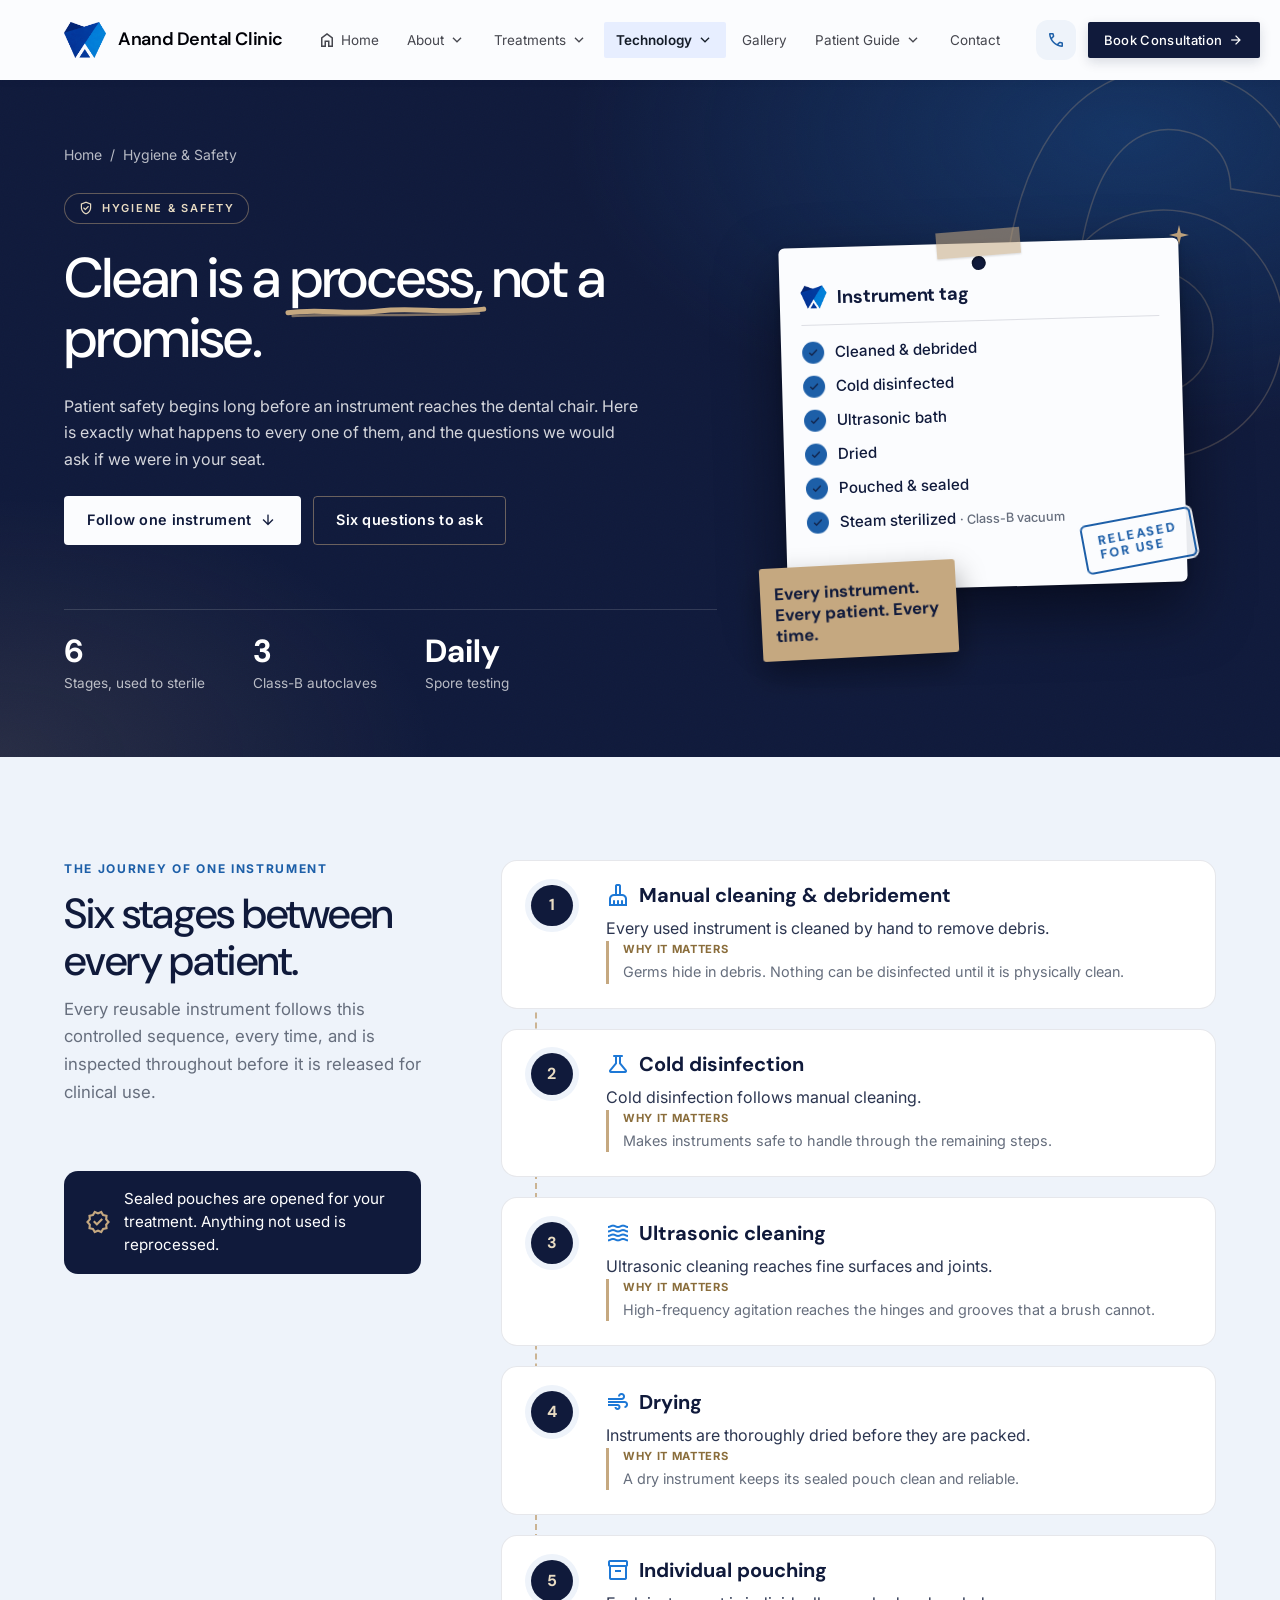
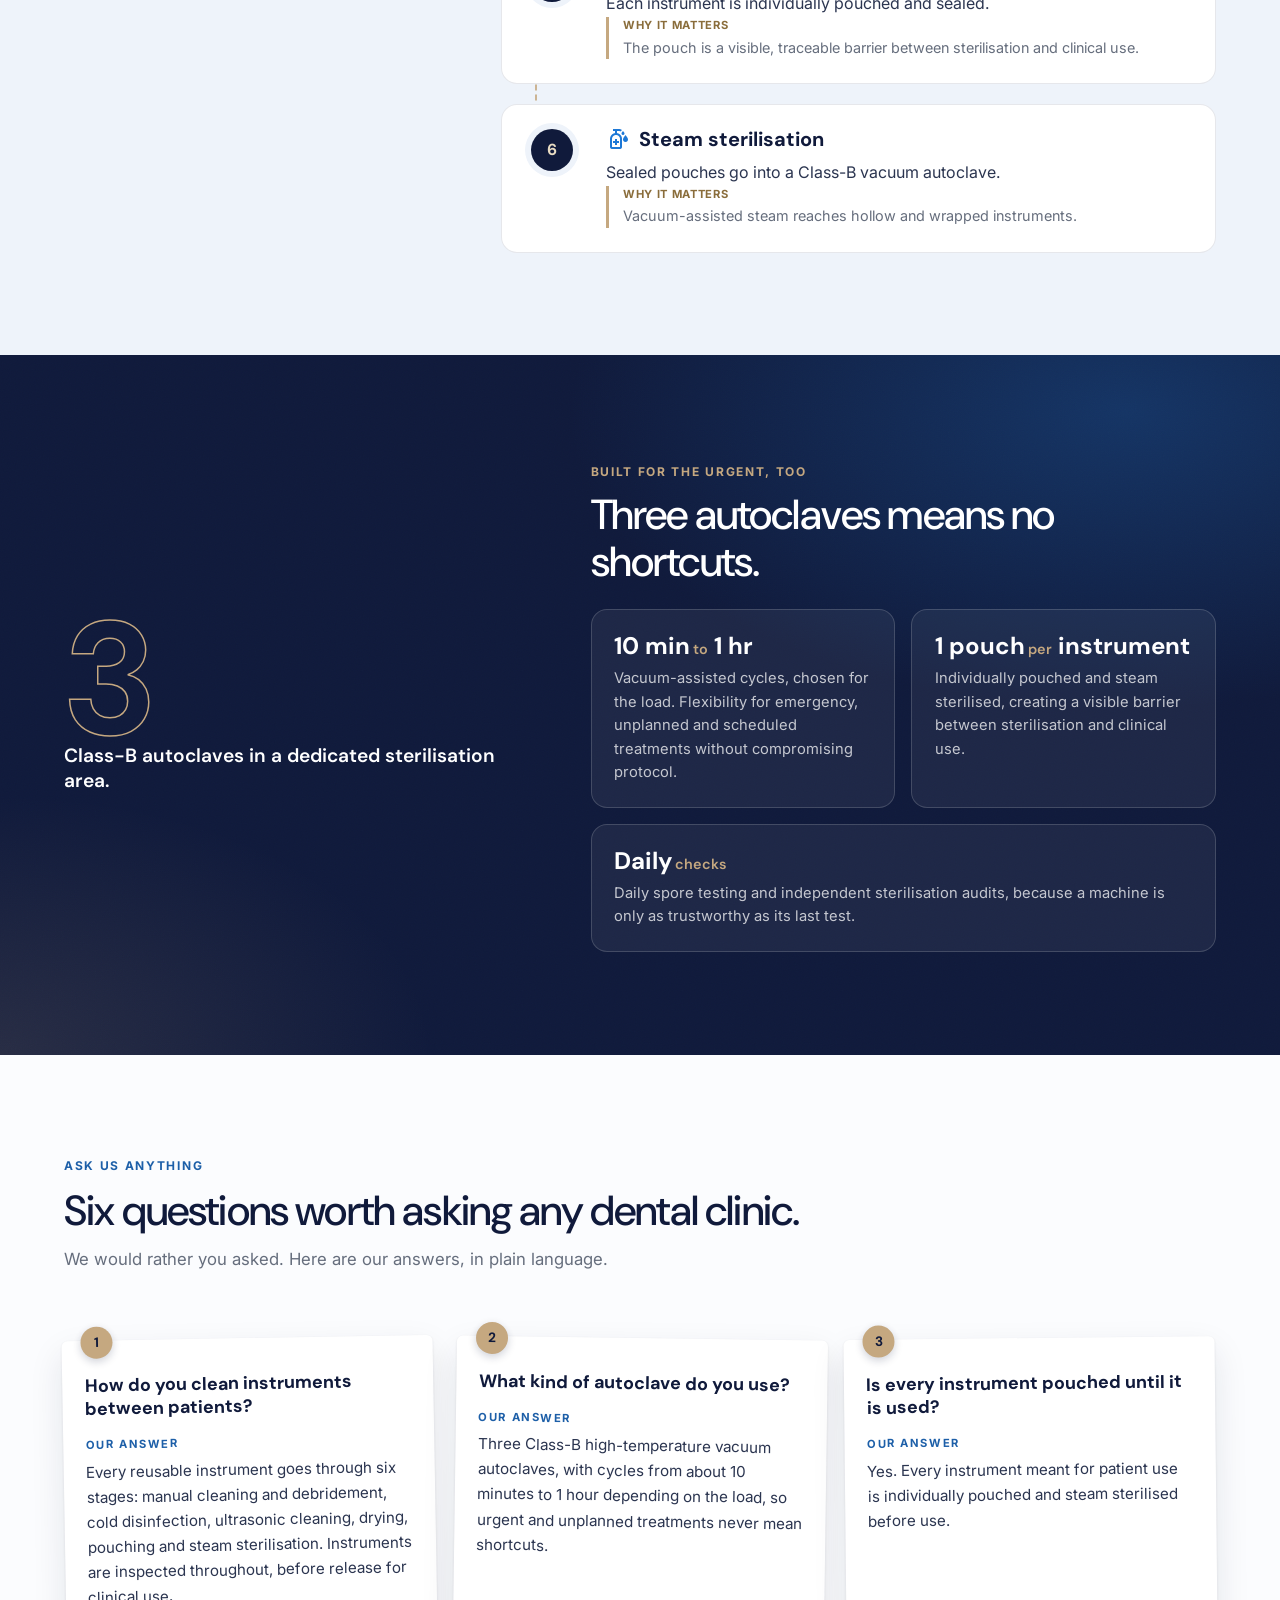
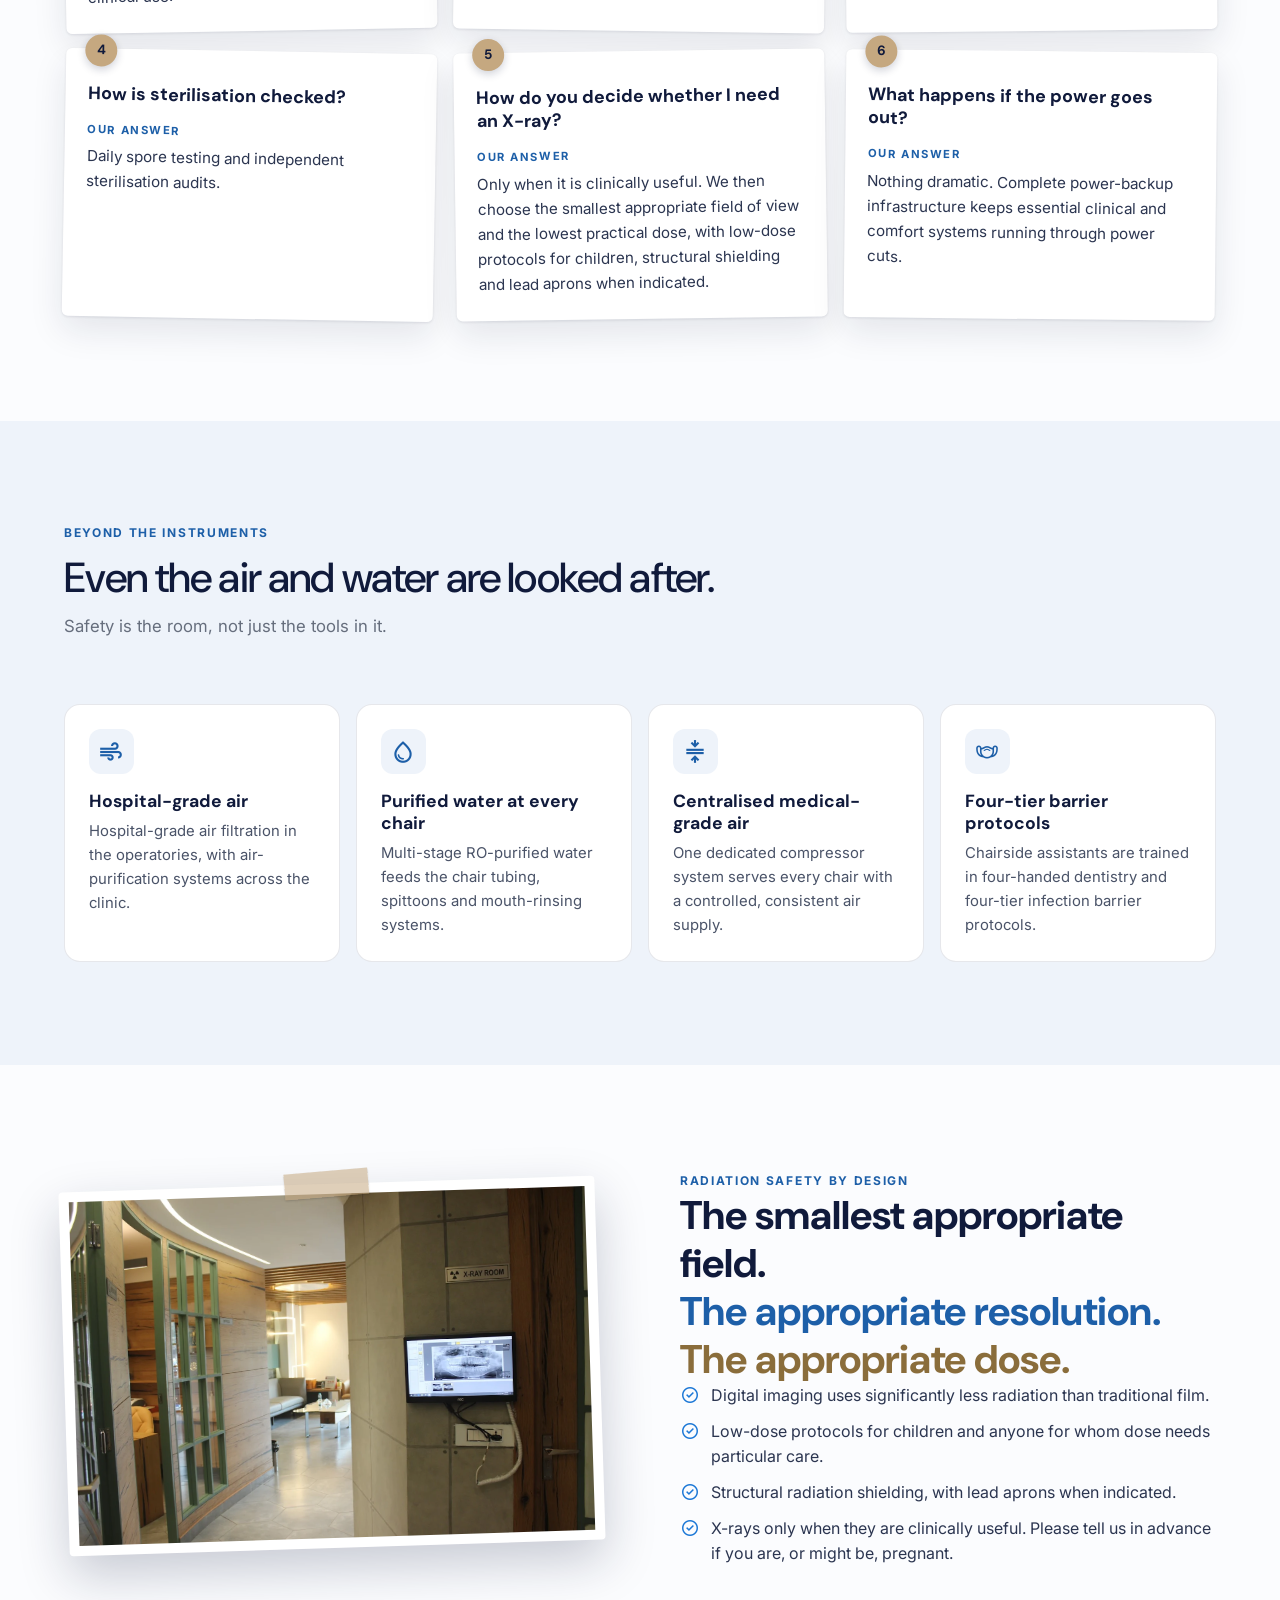
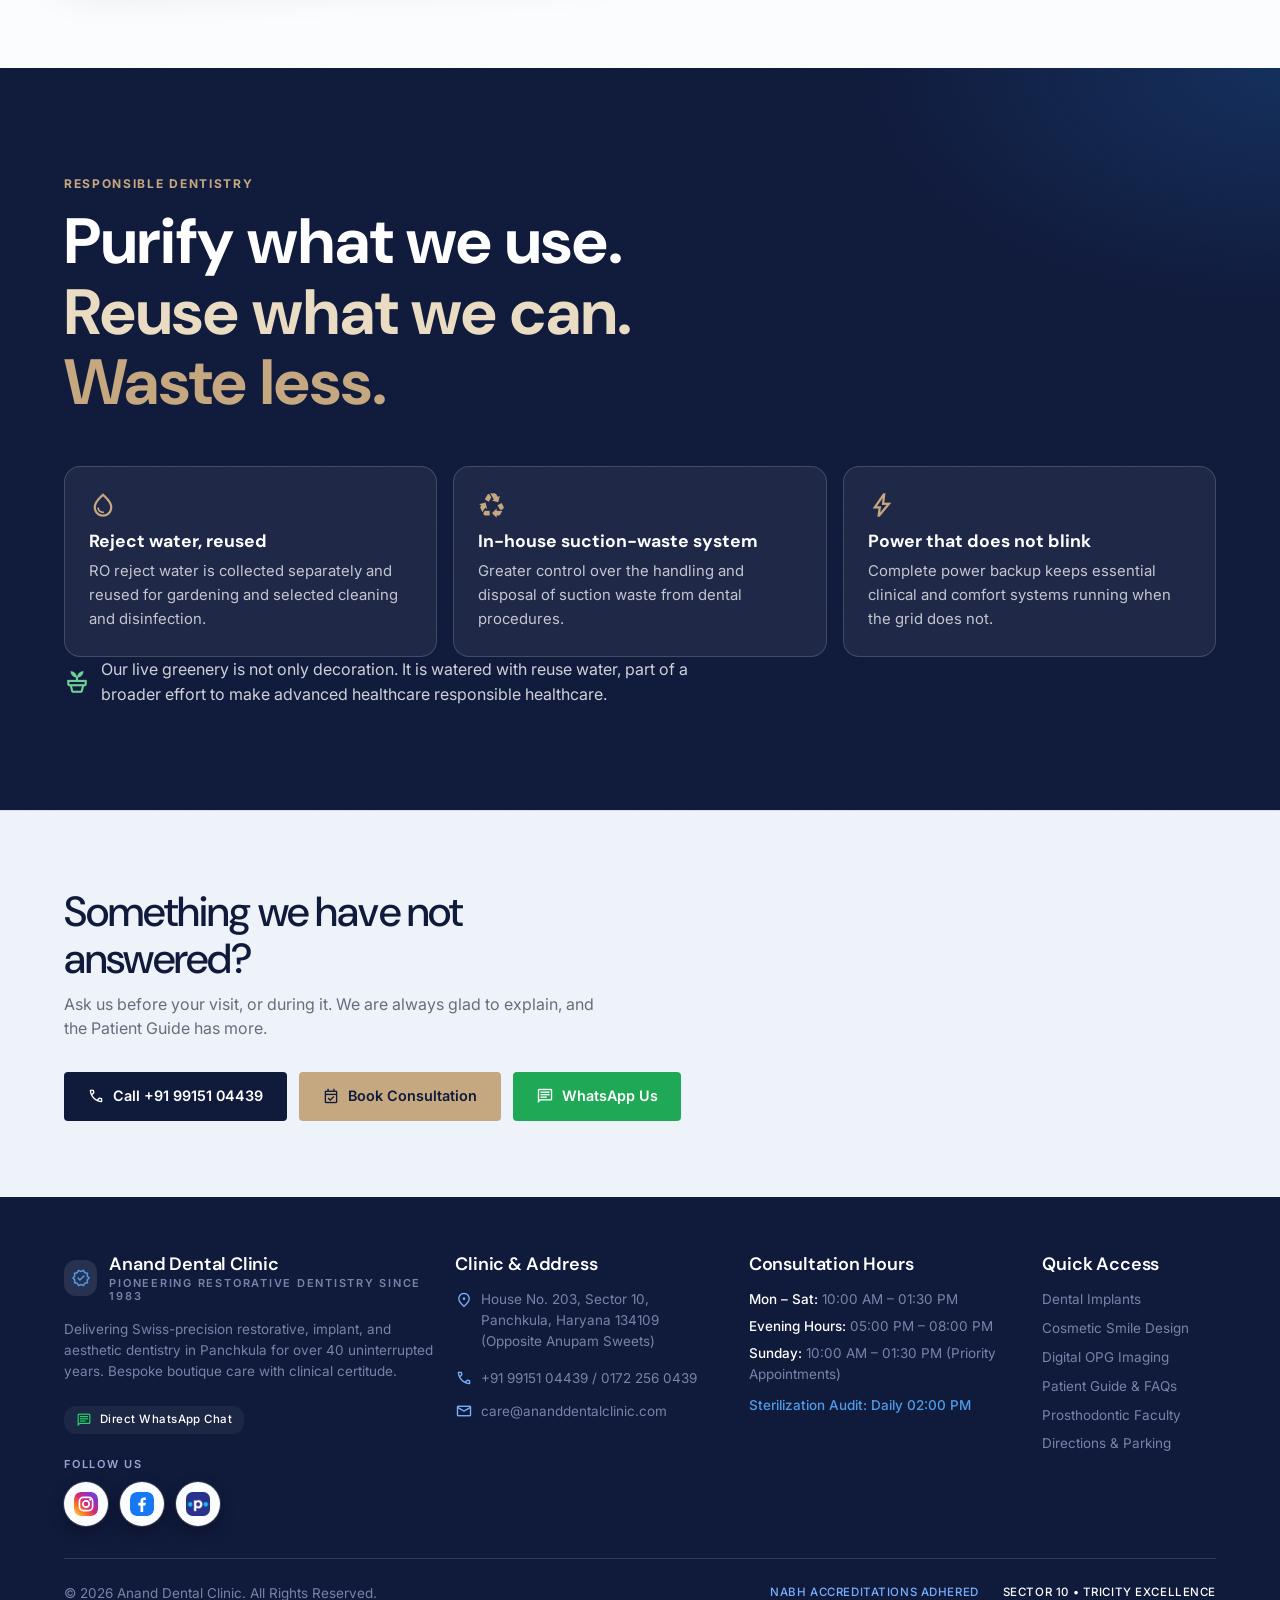
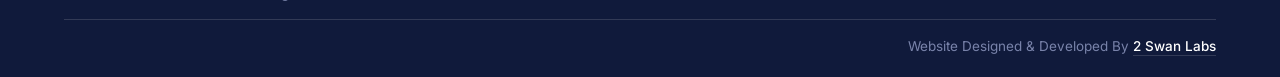
<file: hygiene-safety.html>
<!DOCTYPE html>

<html lang="en"><head><meta charset="utf-8"/><meta content="width=device-width, initial-scale=1.0" name="viewport"/><meta content="web_standard" name="shell-type"/><title>Hygiene &amp; Safety | How We Sterilise | Anand Dental Clinic, Panchkula</title><meta name="description" content="Follow one instrument from used to sterile: six-stage reprocessing, three Class-B autoclaves, daily spore testing, filtered air, purified water and low-dose digital imaging at Anand Dental Clinic."/><link href="https://fonts.googleapis.com/css2?family=DM+Sans:ital,opsz,wght@0,9..40,400..700;1,9..40,400..700&amp;family=Inter:wght@300;400;500;600;700&amp;display=swap" rel="stylesheet"/><link href="https://fonts.googleapis.com/css2?family=Material+Symbols+Outlined:opsz,wght,FILL,GRAD@20..48,100..700,0..1,-50..200&amp;display=block" rel="stylesheet"/><style>@layer base{html,body{margin:0;padding:0;}body{overscroll-behavior:none;}main>:first-child{margin-top:0!important;}main>:last-child{margin-bottom:0!important;}}::-webkit-scrollbar{display:none;}html{scroll-behavior:smooth;}[id]{scroll-margin-top:96px;}.material-symbols-outlined{display:inline-block;width:1em;height:1em;overflow:hidden;white-space:nowrap;line-height:1;vertical-align:middle;flex-shrink:0;}/*nav-dd*/.nav-dd .nav-panel{visibility:hidden;opacity:0;transform:translate(-50%,4px);transition:opacity .18s ease,transform .18s ease,visibility .18s}.nav-dd:hover .nav-panel,.nav-dd:focus-within .nav-panel,.nav-dd.is-open .nav-panel{visibility:visible;opacity:1;transform:translate(-50%,0)}.nav-chev{transition:transform .18s ease}.nav-dd:hover .nav-chev,.nav-dd.is-open .nav-chev,.nav-dd:focus-within .nav-chev{transform:rotate(180deg)}/*end-nav-dd*/</style><link href="assets/styles.css" rel="stylesheet"/><link rel="icon" type="image/png" href="assets/logo-mark.png"/><style id="mobile-call">@media (max-width:479px){header>div.relative{gap:.5rem}header a[aria-label="Anand Dental Clinic home"]{gap:.5rem}header a[aria-label="Anand Dental Clinic home"] img{height:2rem}header a[aria-label="Anand Dental Clinic home"] .font-headline-sm{font-size:1rem}header>div.relative>div.shrink-0{gap:.5rem}}@media (max-width:359px){header a[aria-label="Anand Dental Clinic home"] .font-headline-sm{font-size:.875rem}}</style><style>
.ad-main{padding-top:5rem;background:#FBFCFE;color:#101A3B;font-family:Inter,system-ui,sans-serif;overflow-x:clip}
.ad-main *{box-sizing:border-box}
.ad-main h1,.ad-main h2,.ad-main h3,.ad-main h4{margin:0}.ad-main p{margin:0}.ad-main ul,.ad-main ol{margin:0;padding:0;list-style:none}
.ad-main img{max-width:100%}
.ad-wrap{max-width:1360px;margin:0 auto;padding:0 clamp(1.25rem,5vw,4.5rem);position:relative}
.ad-sec{position:relative;padding:clamp(4rem,8vw,7rem) 0}
.ad-wash{background:#EEF3FA}.ad-navy{background:#101A3B;color:#fff}
.ad-hero{position:relative;overflow:hidden;color:#fff;background:radial-gradient(900px 480px at 88% 8%,rgba(29,95,168,.38),transparent 62%),radial-gradient(700px 420px at 0% 100%,rgba(197,168,128,.13),transparent 62%),#101A3B}
.ad-grain{position:absolute;inset:0;opacity:.09;mix-blend-mode:soft-light;pointer-events:none;background-image:url("data:image/svg+xml,%3Csvg xmlns='http://www.w3.org/2000/svg' width='160' height='160'%3E%3Cfilter id='n'%3E%3CfeTurbulence type='fractalNoise' baseFrequency='.85' numOctaves='2' stitchTiles='stitch'/%3E%3C/filter%3E%3Crect width='100%25' height='100%25' filter='url(%23n)'/%3E%3C/svg%3E")}
.ad-glyph{position:absolute;right:-2%;top:-6%;transform:rotate(9deg);font-family:'DM Sans',sans-serif;font-weight:700;font-size:clamp(300px,42vw,580px);line-height:.85;color:transparent;-webkit-text-stroke:1.5px rgba(197,168,128,.26);pointer-events:none;user-select:none;white-space:nowrap}
.ad-hero-in{padding:clamp(2.5rem,5vw,4.5rem) 0 clamp(2.5rem,5vw,4rem)}
.ad-crumb{display:flex;gap:.5rem;font-size:.875rem;color:rgba(255,255,255,.7)}.ad-crumb a:hover{text-decoration:underline}
.ad-hero-grid{display:grid;grid-template-columns:1fr;gap:3.5rem;align-items:center;margin-top:1.75rem}
@media(min-width:1024px){.ad-hero-grid{grid-template-columns:7fr 5fr;gap:2rem}}
.ad-pill{display:inline-flex;align-items:center;gap:.5rem;padding:.4rem .8rem;border-radius:9999px;border:1px solid rgba(197,168,128,.45);background:rgba(16,26,59,.6);color:#E9DCC3}
.ad-gold{color:#C5A880}.ad-lead{color:rgba(255,255,255,.82);max-width:36rem}
.ad-mark{position:relative;display:inline-block;white-space:nowrap}
.ad-mark .ad-ul{position:absolute;left:-2%;bottom:-.16em;width:104%;height:.2em;overflow:visible}
.ad-ul path{stroke-dasharray:1;stroke-dashoffset:1;animation:ad-draw 1s .5s ease forwards}.ad-ul path.b{animation-delay:1.2s;animation-duration:.8s}
@keyframes ad-draw{to{stroke-dashoffset:0}}
.ad-actions{display:flex;flex-wrap:wrap;gap:.75rem}
.ad-btn{display:inline-flex;align-items:center;gap:.5rem;padding:.9rem 1.4rem;border-radius:4px;font-weight:600;font-size:.9rem;line-height:1;transition:all .2s;cursor:pointer;border:1px solid transparent}
.ad-btn:hover{transform:translateY(-1px)}
.ad-btn-light{background:#FBFCFE;color:#101A3B}.ad-btn-light:hover{background:#EEF3FA}
.ad-btn-ghost{border-color:rgba(197,168,128,.5);color:#fff}.ad-btn-ghost:hover{background:rgba(255,255,255,.09);border-color:#C5A880}
.ad-btn-navy{background:#101A3B;color:#fff}.ad-btn-navy:hover{background:#1c2a5c}
.ad-btn-gold{background:#C5A880;color:#101A3B}.ad-btn-gold:hover{background:#d3b98f}
.ad-btn-line{border-color:rgba(16,26,59,.22);color:#101A3B}.ad-btn-line:hover{background:#EEF3FA}
.ad-btn-wa{background:#1fa855;color:#fff}
.ad-stats{display:grid;grid-template-columns:repeat(3,auto);justify-content:start;gap:2rem 3rem;margin-top:2.5rem;padding-top:1.5rem;border-top:1px solid rgba(252,251,248,.14)}
.ad-stats b{display:block;font:700 clamp(1.5rem,3vw,2rem)/1.1 'DM Sans',sans-serif;color:#fff}.ad-stats span{display:block;margin-top:.25rem;font-size:.85rem;color:rgba(255,255,255,.7)}
@media(max-width:520px){.ad-stats{grid-template-columns:repeat(3,1fr);gap:1rem}}
.ad-kick{font-size:.75rem;font-weight:700;letter-spacing:.14em;text-transform:uppercase;color:#1D5FA8}.ad-kick.g{color:#C5A880}
.ad-h2{font-family:'DM Sans',sans-serif;color:#101A3B;max-width:46rem}.ad-navy .ad-h2,.ad-hero .ad-h2{color:#fff}
.ad-sub{color:#666E7D;max-width:38rem;font-size:1.05rem;line-height:1.65}.ad-navy .ad-sub{color:rgba(255,255,255,.75)}
.ad-head{display:grid;gap:.75rem;margin-bottom:clamp(2.5rem,5vw,4rem)}
/* paper, tape, note, star */
.ad-paper{position:relative;background:#FBFCFE;border-radius:6px;padding:1.4rem 1.3rem 1.5rem;box-shadow:0 26px 60px rgba(0,1,7,.5),0 2px 6px rgba(0,1,7,.2);color:#101A3B}
.ad-tape{position:absolute;top:-13px;left:50%;width:84px;height:26px;margin-left:-42px;transform:rotate(-3deg);background:rgba(197,168,128,.55);box-shadow:0 1px 2px rgba(0,0,0,.15);z-index:3}
.ad-tape.s{width:56px;height:20px;margin-left:-28px;top:-10px;background:rgba(251,252,254,.6)}
.ad-note{position:absolute;padding:18px 16px 16px;background:#C5A880;color:#101A3B;transform:rotate(-3deg);border-radius:3px;box-shadow:0 14px 30px rgba(0,1,7,.4);transition:transform .25s;display:block;z-index:4}
a.ad-note:hover{transform:rotate(-1deg) translateY(-3px)}
.ad-note b{display:block;font:700 1.05rem/1.25 'DM Sans',sans-serif}.ad-note span{display:block;margin-top:.3rem;font-weight:600;font-size:.85rem}
.ad-star{position:absolute;width:20px;height:20px;animation:ad-tw 3.2s ease-in-out infinite;pointer-events:none}
@keyframes ad-tw{0%,100%{transform:scale(.7) rotate(0);opacity:.5}50%{transform:scale(1.1) rotate(20deg);opacity:1}}
.ad-js .ad-rise{opacity:0;translate:0 18px;transition:opacity .7s ease,translate .7s ease}
.ad-js .ad-rise.in{opacity:1;translate:0 0}
.ad-chips{display:flex;flex-wrap:wrap;gap:.5rem}
.ad-chip{appearance:none;border:1px solid rgba(16,26,59,.18);background:#fff;color:#101A3B;font:500 .875rem/1 Inter,sans-serif;padding:.7rem 1.1rem;border-radius:9999px;cursor:pointer;transition:all .18s}
.ad-chip:hover{border-color:#101A3B}.ad-chip[aria-pressed=true]{background:#101A3B;color:#fff;border-color:#101A3B}
.ad-main :focus-visible{outline:2px solid #1D78D6;outline-offset:3px}
.ad-cta{background:#EEF3FA;border-top:1px solid rgba(16,26,59,.1);padding:clamp(3rem,6vw,5rem) 0}
.ad-cta-in{display:flex;flex-wrap:wrap;align-items:center;justify-content:space-between;gap:2rem}
.ad-cta h2{font-family:'DM Sans',sans-serif;color:#101A3B;max-width:36rem}
.ad-cta p{color:#666E7D;max-width:34rem;margin-top:.6rem}
.ad-open{display:block;width:100%;padding:0;border:0;background:none;cursor:zoom-in;text-align:left}
.ad-lb{position:fixed;inset:0;z-index:100;background:rgba(10,16,38,.95);display:none;align-items:center;justify-content:center;padding:3.5rem 1rem 4.5rem}
.ad-lb.is-open{display:flex}
.ad-lb img{max-width:min(1200px,100%);max-height:100%;border-radius:6px;object-fit:contain}
.ad-lb p{position:absolute;left:0;right:0;bottom:1.25rem;text-align:center;color:#fff;font:500 .95rem/1.4 Inter,sans-serif;padding:0 4rem}
.ad-lb button{position:absolute;width:2.75rem;height:2.75rem;border-radius:9999px;border:0;background:rgba(255,255,255,.12);color:#fff;cursor:pointer;display:flex;align-items:center;justify-content:center}
.ad-lb button:hover{background:rgba(255,255,255,.26)}
.ad-lb .x{top:1rem;right:1rem}.ad-lb .pv{left:1rem;top:50%;transform:translateY(-50%)}.ad-lb .nx{right:1rem;top:50%;transform:translateY(-50%)}
@media(prefers-reduced-motion:reduce){.ad-js .ad-rise{opacity:1;translate:none;transition:none}.ad-ul path{animation:none;stroke-dashoffset:0}.ad-star{animation:none}}

.hy-tagwrap{position:relative;max-width:400px;margin:0 auto;padding-bottom:3.5rem}
.hy-tag{transform:rotate(-1.6deg);padding-top:2.4rem;padding-bottom:3.6rem}
.hy-hole{position:absolute;top:.8rem;left:50%;width:14px;height:14px;margin-left:-7px;border-radius:9999px;background:#101A3B;box-shadow:inset 0 1px 3px rgba(0,0,0,.6)}
.hy-tag h3{font:700 1.15rem/1.2 'DM Sans',sans-serif;display:flex;align-items:center;gap:.6rem;padding-bottom:1rem;border-bottom:1px solid rgba(16,26,59,.13)}
.hy-tag h3 img{height:1.4rem;width:auto}
.hy-tag ol{padding-top:1rem;display:grid;gap:.7rem}
.hy-tag li{display:flex;align-items:center;gap:.7rem;font-size:.95rem;font-weight:500}
.hy-tag li i{width:1.35rem;height:1.35rem;border-radius:9999px;background:#1D5FA8;color:#fff;display:inline-flex;align-items:center;justify-content:center;opacity:0;transform:scale(.4);animation:hy-pop .4s ease forwards;animation-delay:calc(.6s + var(--i)*.45s)}
.hy-tag li i .material-symbols-outlined{font-size:16px}
.hy-tag li span{color:#101A3B}.hy-tag li em{font-style:normal;color:#666E7D;font-size:.8rem}
@keyframes hy-pop{to{opacity:1;transform:scale(1)}}
.hy-stamp{position:absolute;right:-.5rem;bottom:1.1rem;transform:rotate(-9deg);padding:.55rem .9rem;border:2.5px solid #1D5FA8;color:#1D5FA8;border-radius:6px;font:800 .8rem/1.1 'DM Sans',sans-serif;letter-spacing:.14em;text-transform:uppercase;background:rgba(251,252,254,.92);opacity:0;animation:hy-stamp .35s 3.5s ease forwards;box-shadow:0 0 0 2px rgba(251,252,254,.9)}
@keyframes hy-stamp{from{opacity:0;transform:rotate(-9deg) scale(1.5)}to{opacity:1;transform:rotate(-9deg) scale(1)}}
.hy-tagwrap .ad-note{left:-22px;bottom:-30px;width:196px;padding:16px 14px 14px;transform:rotate(-3deg)}
.hy-tagwrap .ad-note{bottom:-14px}
@media(max-width:1023px){.hy-tagwrap{padding-bottom:4.5rem}}
.hy-journey{display:grid;grid-template-columns:1fr;gap:3rem}
@media(min-width:1024px){.hy-journey{grid-template-columns:4fr 8fr;gap:5rem}.hy-sticky{position:sticky;top:7rem;align-self:start}}
.hy-steps{position:relative;display:grid;gap:1.25rem}
.hy-steps::before{content:"";position:absolute;left:2.1rem;top:2rem;bottom:2rem;border-left:2px dashed rgba(197,168,128,.85)}
.hy-step{position:relative;display:grid;grid-template-columns:4.2rem 1fr;gap:1.25rem;align-items:start;background:#fff;border:1px solid rgba(16,26,59,.1);border-radius:16px;padding:1.4rem 1.5rem 1.5rem 1rem;transition:transform .25s,box-shadow .25s}
.hy-step:hover{transform:translateX(4px);box-shadow:0 14px 34px rgba(16,26,59,.1)}
.hy-n{width:2.6rem;height:2.6rem;border-radius:9999px;background:#101A3B;color:#E9DCC3;display:flex;align-items:center;justify-content:center;font:700 1rem/1 'DM Sans',sans-serif;margin:.1rem auto 0;box-shadow:0 0 0 6px #EEF3FA;position:relative;z-index:1}
.hy-step h3{display:flex;align-items:center;gap:.6rem;font:700 1.25rem/1.2 'DM Sans',sans-serif;color:#101A3B}
.hy-step h3 .material-symbols-outlined{color:#1D78D6;font-size:24px}
.hy-step p.d{margin-top:.5rem;color:#2b3550;line-height:1.65}
.hy-why{margin-top:.8rem;padding-left:.9rem;border-left:3px solid #C5A880;font-size:.9rem;line-height:1.55;color:#666E7D}
.hy-why b{color:#8a6d3b;font-weight:700;letter-spacing:.06em;text-transform:uppercase;font-size:.7rem;display:block;margin-bottom:.15rem}
.hy-after{margin-top:1.5rem;padding:1.1rem 1.3rem;border-radius:14px;background:#101A3B;color:#fff;display:flex;gap:.8rem;align-items:center;font-size:.95rem;line-height:1.5}
.hy-after .material-symbols-outlined{color:#C5A880}
.hy-auto{display:grid;grid-template-columns:1fr;gap:3rem;align-items:center}
@media(min-width:1024px){.hy-auto{grid-template-columns:5fr 7fr;gap:5rem}}
.hy-big{font:700 clamp(5rem,13vw,10rem)/.8 'DM Sans',sans-serif;color:transparent;-webkit-text-stroke:1.5px #C5A880}
.hy-big-l{font:600 1.2rem/1.3 'DM Sans',sans-serif;color:#fff;margin-top:.8rem}
.hy-cards{display:grid;grid-template-columns:1fr;gap:1rem}
@media(min-width:640px){.hy-cards{grid-template-columns:1fr 1fr}}
.hy-c{background:rgba(252,251,248,.06);border:1px solid rgba(252,251,248,.16);border-radius:16px;padding:1.4rem}
.hy-c b{display:block;font:700 1.5rem/1.1 'DM Sans',sans-serif;color:#fff}.hy-c b small{font-size:.9rem;font-weight:600;color:#C5A880;margin-left:.2rem}
.hy-c p{margin-top:.5rem;font-size:.92rem;line-height:1.6;color:rgba(255,255,255,.74)}
.hy-c.w{grid-column:1/-1}
.hy-qs{display:grid;grid-template-columns:1fr;gap:1.25rem}
@media(min-width:760px){.hy-qs{grid-template-columns:1fr 1fr}}
@media(min-width:1100px){.hy-qs{grid-template-columns:repeat(3,1fr)}}
.hy-q{position:relative;background:#fff;border-radius:6px;padding:1.6rem 1.4rem 1.5rem;box-shadow:0 14px 34px rgba(16,26,59,.1),0 1px 3px rgba(16,26,59,.1);transform:rotate(var(--r,0deg));transition:transform .25s}
.hy-q:hover{transform:rotate(0) translateY(-4px)}
.hy-q .qn{position:absolute;top:-.9rem;left:1.2rem;background:#C5A880;color:#101A3B;border-radius:9999px;width:2rem;height:2rem;display:flex;align-items:center;justify-content:center;font:700 .85rem/1 'DM Sans',sans-serif;box-shadow:0 3px 8px rgba(16,26,59,.2)}
.hy-q h3{font:700 1.12rem/1.3 'DM Sans',sans-serif;color:#101A3B;margin-top:.5rem}
.hy-q .al{margin-top:1rem;font-size:.7rem;font-weight:700;letter-spacing:.14em;text-transform:uppercase;color:#1D5FA8}
.hy-q p.a{margin-top:.35rem;color:#2b3550;line-height:1.65;font-size:.95rem}
.hy-air{display:grid;grid-template-columns:1fr;gap:1rem}
@media(min-width:700px){.hy-air{grid-template-columns:1fr 1fr}}
@media(min-width:1100px){.hy-air{grid-template-columns:repeat(4,1fr)}}
.hy-a{background:#fff;border:1px solid rgba(16,26,59,.1);border-radius:16px;padding:1.5rem}
.hy-a .material-symbols-outlined{width:2.8rem;height:2.8rem;border-radius:12px;background:#EEF3FA;color:#1D5FA8;display:flex;align-items:center;justify-content:center;font-size:26px;margin-bottom:1rem}
.hy-a h3{font:700 1.1rem/1.25 'DM Sans',sans-serif;color:#101A3B}.hy-a p{margin-top:.5rem;color:#4a5368;font-size:.93rem;line-height:1.6}
.hy-img{display:grid;grid-template-columns:1fr;gap:3rem;align-items:center}
@media(min-width:1024px){.hy-img{grid-template-columns:6fr 6fr;gap:5rem}}
.hy-photo{position:relative;background:#fff;padding:.6rem;border-radius:4px;box-shadow:0 20px 50px rgba(16,26,59,.22);transform:rotate(-1.8deg);max-width:600px;margin:0 auto}
.hy-photo img{display:block;width:100%;height:auto}
.hy-triple{font:700 clamp(1.6rem,3.4vw,2.5rem)/1.2 'DM Sans',sans-serif;color:#101A3B;margin:.5rem 0 1.5rem}
.hy-triple span{display:block}.hy-triple span:nth-child(2){color:#1D5FA8}.hy-triple span:nth-child(3){color:#8a6d3b}
.hy-list{display:grid;gap:.7rem}
.hy-list li{display:flex;gap:.7rem;align-items:flex-start;color:#2b3550;line-height:1.55}
.hy-list .material-symbols-outlined{color:#1D78D6;font-size:20px;margin-top:.1rem}
.hy-green{background:radial-gradient(700px 400px at 100% 0%,rgba(29,95,168,.3),transparent 60%),#101A3B}
.hy-statement{font:700 clamp(2rem,5.5vw,4rem)/1.1 'DM Sans',sans-serif;color:#fff;max-width:48rem}
.hy-statement span{display:block}.hy-statement span:nth-child(2){color:#E9DCC3}.hy-statement span:nth-child(3){color:#C5A880}
.hy-gcards{display:grid;grid-template-columns:1fr;gap:1rem;margin-top:3rem}
@media(min-width:800px){.hy-gcards{grid-template-columns:repeat(3,1fr)}}
.hy-g{background:rgba(252,251,248,.06);border:1px solid rgba(252,251,248,.16);border-radius:16px;padding:1.5rem}
.hy-g .material-symbols-outlined{color:#C5A880;font-size:28px}
.hy-g h3{font:700 1.1rem/1.25 'DM Sans',sans-serif;color:#fff;margin-top:.7rem}.hy-g p{margin-top:.5rem;font-size:.93rem;line-height:1.6;color:rgba(255,255,255,.74)}
.hy-leaf{margin-top:2rem;display:flex;gap:.7rem;align-items:center;color:rgba(255,255,255,.8);max-width:40rem;line-height:1.6}
.hy-leaf .material-symbols-outlined{color:#6fcf97}
</style><script>document.documentElement.classList.add("ad-js")</script></head><body class="bg-surface font-body-md text-on-surface antialiased"><header class="fixed top-0 left-0 right-0 z-50 bg-surface-porcelain/90 backdrop-blur-xl shadow-[0_1px_8px_rgba(16,26,59,0.06)]"><div class="relative h-20 max-w-[1360px] mx-auto px-[clamp(1.25rem,5vw,4.5rem)] flex items-center justify-between gap-6"><a href="index.html" aria-label="Anand Dental Clinic home" class="flex items-center gap-3 shrink-0"><img alt="Anand Dental Clinic logo" class="h-9 w-auto object-contain" src="assets/logo-mark.png"/><span class="flex flex-col"><span class="font-headline-sm text-headline-sm text-primary tracking-tight whitespace-nowrap">Anand Dental Clinic</span><span class="hidden sm:block xl:hidden font-label-kicker text-label-kicker text-secondary uppercase whitespace-nowrap">Sector 10 Panchkula • Est. 1983</span></span></a><nav aria-label="Primary" class="hidden xl:flex items-center gap-1 whitespace-nowrap"><a href="index.html" aria-label="Home" title="Home" class="inline-flex items-center gap-1 pl-2.5 pr-3 py-2 rounded font-body-sm text-body-sm transition-colors text-on-surface-variant hover:text-on-surface hover:bg-surface-cream"><span class="material-symbols-outlined text-[20px]">home</span><span>Home</span></a><div class="nav-dd"><button type="button" aria-haspopup="true" aria-expanded="false" class="nav-trigger inline-flex items-center gap-1 px-3 py-2 rounded font-body-sm text-body-sm transition-colors text-on-surface-variant hover:text-on-surface hover:bg-surface-cream">About<span class="nav-chev material-symbols-outlined text-[18px]">expand_more</span></button><div class="nav-panel absolute left-1/2 top-[58px] pt-[22px] z-50"><div style="width:1086px" class="max-w-[calc(100vw-2rem)] whitespace-normal p-2 rounded-lg bg-surface-porcelain border border-border-hairline shadow-[0_10px_26px_rgba(16,26,59,0.18),0_2px_6px_rgba(16,26,59,0.08)]"><div class="grid gap-1 items-stretch" style="grid-template-columns:repeat(5,minmax(0,1fr))"><a href="about.html" class="group block p-1.5 rounded-lg hover:bg-surface-cream transition-colors"><span class="block overflow-hidden rounded-lg aspect-[8/5] bg-surface-container"><img alt="" data-src="assets/nav-story.png" width="360" height="225" decoding="async" class="w-full h-full object-cover transition-transform duration-500 group-hover:scale-105"/></span><span class="block mt-2 px-1 font-body-md text-body-md text-on-surface font-medium">Our Story &amp; Heritage</span></a><a href="about.html#specialists" class="group block p-1.5 rounded-lg hover:bg-surface-cream transition-colors"><span class="block overflow-hidden rounded-lg aspect-[8/5] bg-surface-container"><img alt="" data-src="assets/nav-doctors.png" width="360" height="225" decoding="async" class="w-full h-full object-cover transition-transform duration-500 group-hover:scale-105"/></span><span class="block mt-2 px-1 font-body-md text-body-md text-on-surface font-medium">Doctors &amp; Specialists</span></a><a href="about.html#philosophy" class="group block p-1.5 rounded-lg hover:bg-surface-cream transition-colors"><span class="block overflow-hidden rounded-lg aspect-[8/5] bg-surface-container"><img alt="" data-src="assets/nav-philosophy.png" width="360" height="225" decoding="async" class="w-full h-full object-cover transition-transform duration-500 group-hover:scale-105"/></span><span class="block mt-2 px-1 font-body-md text-body-md text-on-surface font-medium">Our Philosophy</span></a><a href="about.html#clinical-excellence" class="group block p-1.5 rounded-lg hover:bg-surface-cream transition-colors"><span class="block overflow-hidden rounded-lg aspect-[8/5] bg-surface-container"><img alt="" data-src="assets/nav-excellence.png" width="360" height="225" decoding="async" class="w-full h-full object-cover transition-transform duration-500 group-hover:scale-105"/></span><span class="block mt-2 px-1 font-body-md text-body-md text-on-surface font-medium">Clinical Excellence</span></a><a href="about.html#responsible" class="group block p-1.5 rounded-lg hover:bg-surface-cream transition-colors"><span class="block overflow-hidden rounded-lg aspect-[8/5] bg-surface-container"><img alt="" data-src="assets/nav-responsible.png" width="360" height="225" decoding="async" class="w-full h-full object-cover transition-transform duration-500 group-hover:scale-105"/></span><span class="block mt-2 px-1 font-body-md text-body-md text-on-surface font-medium">Responsible Practice</span></a></div></div></div></div><div class="nav-dd"><button type="button" aria-haspopup="true" aria-expanded="false" class="nav-trigger inline-flex items-center gap-1 px-3 py-2 rounded font-body-sm text-body-sm transition-colors text-on-surface-variant hover:text-on-surface hover:bg-surface-cream">Treatments<span class="nav-chev material-symbols-outlined text-[18px]">expand_more</span></button><div class="nav-panel absolute left-1/2 top-[58px] pt-[22px] z-50"><div class="w-[1140px] max-w-[calc(100vw-2rem)] whitespace-normal p-2 rounded-lg bg-surface-porcelain border border-border-hairline shadow-[0_10px_26px_rgba(16,26,59,0.18),0_2px_6px_rgba(16,26,59,0.08)]"><div class="grid grid-cols-[repeat(6,minmax(0,1fr))_104px] gap-1 items-stretch"><a href="procedures.html#implants" class="group block p-1.5 rounded-lg hover:bg-surface-cream transition-colors"><span class="block overflow-hidden rounded-lg aspect-[8/5] bg-surface-container"><img alt="" data-src="assets/nav-implants.png" width="360" height="225" decoding="async" class="w-full h-full object-cover transition-transform duration-500 group-hover:scale-105"/></span><span class="block mt-2 px-1 font-body-md text-body-md text-on-surface font-medium">Dental Implants &amp; Full Arch</span></a><a href="procedures.html#cosmetic" class="group block p-1.5 rounded-lg hover:bg-surface-cream transition-colors"><span class="block overflow-hidden rounded-lg aspect-[8/5] bg-surface-container"><img alt="" data-src="assets/nav-cosmetic.png" width="360" height="225" decoding="async" class="w-full h-full object-cover transition-transform duration-500 group-hover:scale-105"/></span><span class="block mt-2 px-1 font-body-md text-body-md text-on-surface font-medium">Cosmetic Smile Design</span></a><a href="procedures.html#endodontics" class="group block p-1.5 rounded-lg hover:bg-surface-cream transition-colors"><span class="block overflow-hidden rounded-lg aspect-[8/5] bg-surface-container"><img alt="" data-src="assets/nav-endo.png" width="360" height="225" decoding="async" class="w-full h-full object-cover transition-transform duration-500 group-hover:scale-105"/></span><span class="block mt-2 px-1 font-body-md text-body-md text-on-surface font-medium">Endodontics &amp; Root Canal</span></a><a href="procedures.html#ortho" class="group block p-1.5 rounded-lg hover:bg-surface-cream transition-colors"><span class="block overflow-hidden rounded-lg aspect-[8/5] bg-surface-container"><img alt="" data-src="assets/nav-ortho.png" width="360" height="225" decoding="async" class="w-full h-full object-cover transition-transform duration-500 group-hover:scale-105"/></span><span class="block mt-2 px-1 font-body-md text-body-md text-on-surface font-medium">Invisalign &amp; Orthodontics</span></a><a href="procedures.html#restorative" class="group block p-1.5 rounded-lg hover:bg-surface-cream transition-colors"><span class="block overflow-hidden rounded-lg aspect-[8/5] bg-surface-container"><img alt="" data-src="assets/nav-restorative.png" width="360" height="225" decoding="async" class="w-full h-full object-cover transition-transform duration-500 group-hover:scale-105"/></span><span class="block mt-2 px-1 font-body-md text-body-md text-on-surface font-medium">Restorative &amp; Geriatric</span></a><a href="procedures.html#preventive" class="group block p-1.5 rounded-lg hover:bg-surface-cream transition-colors"><span class="block overflow-hidden rounded-lg aspect-[8/5] bg-surface-container"><img alt="" data-src="assets/nav-preventive.png" width="360" height="225" decoding="async" class="w-full h-full object-cover transition-transform duration-500 group-hover:scale-105"/></span><span class="block mt-2 px-1 font-body-md text-body-md text-on-surface font-medium">Preventive &amp; Laser Care</span></a><a href="procedures.html" class="flex flex-col items-center justify-center gap-2 p-3 rounded-lg bg-primary-container text-on-primary hover:bg-primary transition-colors text-center"><span class="material-symbols-outlined text-[22px]">arrow_forward</span><span class="font-label-btn text-label-btn">View All Treatments</span></a></div></div></div></div><div class="nav-dd relative"><button type="button" aria-haspopup="true" aria-expanded="false" class="nav-trigger inline-flex items-center gap-1 px-3 py-2 rounded font-body-sm text-body-sm transition-colors bg-surface-container text-on-surface font-semibold">Technology<span class="nav-chev material-symbols-outlined text-[18px]">expand_more</span></button><div class="nav-panel absolute left-1/2 top-full pt-3 z-50"><div style="width:444px" class="max-w-[calc(100vw-2rem)] whitespace-normal p-2 rounded-lg bg-surface-porcelain border border-border-hairline shadow-[0_10px_26px_rgba(16,26,59,0.18),0_2px_6px_rgba(16,26,59,0.08)]"><div class="grid gap-1 items-stretch" style="grid-template-columns:repeat(2,minmax(0,1fr))"><a href="technology.html" class="group block p-1.5 rounded-lg hover:bg-surface-cream transition-colors"><span class="block overflow-hidden rounded-lg aspect-[8/5] bg-surface-container"><img alt="" data-src="assets/nav-clinic.png" width="360" height="225" decoding="async" class="w-full h-full object-cover transition-transform duration-500 group-hover:scale-105"/></span><span class="block mt-2 px-1 font-body-md text-body-md text-on-surface font-medium">Clinic &amp; Technology</span></a><a href="hygiene-safety.html" class="group block p-1.5 rounded-lg hover:bg-surface-cream transition-colors"><span class="block overflow-hidden rounded-lg aspect-[8/5] bg-surface-container"><img alt="" data-src="assets/nav-hygiene.png" width="360" height="225" decoding="async" class="w-full h-full object-cover transition-transform duration-500 group-hover:scale-105"/></span><span class="block mt-2 px-1 font-body-md text-body-md text-on-surface font-medium">Hygiene &amp; Safety</span></a></div></div></div></div><a href="gallery.html" class="inline-flex items-center gap-1 px-3 py-2 rounded font-body-sm text-body-sm transition-colors text-on-surface-variant hover:text-on-surface hover:bg-surface-cream">Gallery</a><div class="nav-dd relative"><button type="button" aria-haspopup="true" aria-expanded="false" class="nav-trigger inline-flex items-center gap-1 px-3 py-2 rounded font-body-sm text-body-sm transition-colors text-on-surface-variant hover:text-on-surface hover:bg-surface-cream">Patient Guide<span class="nav-chev material-symbols-outlined text-[18px]">expand_more</span></button><div class="nav-panel absolute left-1/2 top-full pt-3 z-50"><div style="width:444px" class="max-w-[calc(100vw-2rem)] whitespace-normal p-2 rounded-lg bg-surface-porcelain border border-border-hairline shadow-[0_10px_26px_rgba(16,26,59,0.18),0_2px_6px_rgba(16,26,59,0.08)]"><div class="grid gap-1 items-stretch" style="grid-template-columns:repeat(2,minmax(0,1fr))"><a href="patient-guide.html" class="group block p-1.5 rounded-lg hover:bg-surface-cream transition-colors"><span class="block overflow-hidden rounded-lg aspect-[8/5] bg-surface-container"><img alt="" data-src="assets/nav-guide.png" width="360" height="225" decoding="async" class="w-full h-full object-cover transition-transform duration-500 group-hover:scale-105"/></span><span class="block mt-2 px-1 font-body-md text-body-md text-on-surface font-medium">Patient Guide &amp; FAQs</span></a><a href="reviews.html" class="group block p-1.5 rounded-lg hover:bg-surface-cream transition-colors"><span class="block overflow-hidden rounded-lg aspect-[8/5] bg-surface-container"><img alt="" data-src="assets/nav-reviews.png" width="360" height="225" decoding="async" class="w-full h-full object-cover transition-transform duration-500 group-hover:scale-105"/></span><span class="block mt-2 px-1 font-body-md text-body-md text-on-surface font-medium">Patient Reviews</span></a></div></div></div></div><a href="contact.html" class="inline-flex items-center gap-1 px-3 py-2 rounded font-body-sm text-body-sm transition-colors text-on-surface-variant hover:text-on-surface hover:bg-surface-cream">Contact</a></nav><div class="flex items-center gap-3 shrink-0"><a class="flex items-center justify-center w-10 h-10 rounded-full bg-surface-cream text-secondary hover:bg-surface-container transition-colors" href="tel:+919915104439" aria-label="Call +91 99151 04439" title="Call +91 99151 04439"><span class="material-symbols-outlined text-[20px]">call</span></a><a class="hidden md:inline-flex whitespace-nowrap items-center justify-center px-4 py-2.5 rounded bg-primary-container text-on-primary font-label-btn text-label-btn tracking-wide shadow-[0_4px_12px_rgba(16,26,59,0.15)] hover:bg-primary transition-all duration-200 hover:-translate-y-0.5" href="contact.html#booking"><span>Book Consultation</span><span class="material-symbols-outlined text-[16px] ml-1.5">arrow_forward</span></a><button id="menu-btn" type="button" aria-label="Open menu" aria-expanded="false" class="xl:hidden w-10 h-10 rounded-full bg-primary-container flex items-center justify-center"><span class="material-symbols-outlined text-on-primary text-[22px]">menu</span></button></div></div><div id="mobile-menu" class="hidden xl:hidden border-t border-border-hairline bg-surface-porcelain max-h-[calc(100vh-5rem)] overflow-y-auto"><div class="max-w-[1360px] mx-auto px-margin py-2 flex flex-col"><a href="index.html" class="flex items-center gap-2 py-3 border-b border-border-hairline font-body-md text-body-md text-on-surface"><span class="material-symbols-outlined text-[20px]">home</span>Home</a><details class="group border-b border-border-hairline"><summary class="flex items-center justify-between py-3 cursor-pointer list-none [&::-webkit-details-marker]:hidden font-body-md text-body-md text-on-surface">About<span class="material-symbols-outlined text-[20px] transition-transform group-open:rotate-180">expand_more</span></summary><div class="pb-2 pl-1 flex flex-col"><a href="about.html" class="flex items-center gap-3 py-2"><img alt="" data-src="assets/nav-story.png" width="360" height="225" decoding="async" class="w-14 h-9 rounded object-cover shrink-0"/><span class="font-body-sm text-body-sm text-on-surface">Our Story &amp; Heritage</span></a><a href="about.html#specialists" class="flex items-center gap-3 py-2"><img alt="" data-src="assets/nav-doctors.png" width="360" height="225" decoding="async" class="w-14 h-9 rounded object-cover shrink-0"/><span class="font-body-sm text-body-sm text-on-surface">Doctors &amp; Specialists</span></a><a href="about.html#philosophy" class="flex items-center gap-3 py-2"><img alt="" data-src="assets/nav-philosophy.png" width="360" height="225" decoding="async" class="w-14 h-9 rounded object-cover shrink-0"/><span class="font-body-sm text-body-sm text-on-surface">Our Philosophy</span></a><a href="about.html#clinical-excellence" class="flex items-center gap-3 py-2"><img alt="" data-src="assets/nav-excellence.png" width="360" height="225" decoding="async" class="w-14 h-9 rounded object-cover shrink-0"/><span class="font-body-sm text-body-sm text-on-surface">Clinical Excellence</span></a><a href="about.html#responsible" class="flex items-center gap-3 py-2"><img alt="" data-src="assets/nav-responsible.png" width="360" height="225" decoding="async" class="w-14 h-9 rounded object-cover shrink-0"/><span class="font-body-sm text-body-sm text-on-surface">Responsible Practice</span></a></div></details><details class="group border-b border-border-hairline"><summary class="flex items-center justify-between py-3 cursor-pointer list-none [&::-webkit-details-marker]:hidden font-body-md text-body-md text-on-surface">Treatments<span class="material-symbols-outlined text-[20px] transition-transform group-open:rotate-180">expand_more</span></summary><div class="pb-2 pl-1 flex flex-col"><a href="procedures.html#implants" class="flex items-center gap-3 py-2"><img alt="" data-src="assets/nav-implants.png" width="360" height="225" decoding="async" class="w-14 h-9 rounded object-cover shrink-0"/><span class="font-body-sm text-body-sm text-on-surface">Dental Implants &amp; Full Arch</span></a><a href="procedures.html#cosmetic" class="flex items-center gap-3 py-2"><img alt="" data-src="assets/nav-cosmetic.png" width="360" height="225" decoding="async" class="w-14 h-9 rounded object-cover shrink-0"/><span class="font-body-sm text-body-sm text-on-surface">Cosmetic Smile Design</span></a><a href="procedures.html#endodontics" class="flex items-center gap-3 py-2"><img alt="" data-src="assets/nav-endo.png" width="360" height="225" decoding="async" class="w-14 h-9 rounded object-cover shrink-0"/><span class="font-body-sm text-body-sm text-on-surface">Endodontics &amp; Root Canal</span></a><a href="procedures.html#ortho" class="flex items-center gap-3 py-2"><img alt="" data-src="assets/nav-ortho.png" width="360" height="225" decoding="async" class="w-14 h-9 rounded object-cover shrink-0"/><span class="font-body-sm text-body-sm text-on-surface">Invisalign &amp; Orthodontics</span></a><a href="procedures.html#restorative" class="flex items-center gap-3 py-2"><img alt="" data-src="assets/nav-restorative.png" width="360" height="225" decoding="async" class="w-14 h-9 rounded object-cover shrink-0"/><span class="font-body-sm text-body-sm text-on-surface">Restorative &amp; Geriatric</span></a><a href="procedures.html#preventive" class="flex items-center gap-3 py-2"><img alt="" data-src="assets/nav-preventive.png" width="360" height="225" decoding="async" class="w-14 h-9 rounded object-cover shrink-0"/><span class="font-body-sm text-body-sm text-on-surface">Preventive &amp; Laser Care</span></a><a href="procedures.html" class="py-2 font-label-btn text-label-btn text-secondary">View All Treatments</a></div></details><details class="group border-b border-border-hairline"><summary class="flex items-center justify-between py-3 cursor-pointer list-none [&::-webkit-details-marker]:hidden font-body-md text-body-md text-on-surface">Technology<span class="material-symbols-outlined text-[20px] transition-transform group-open:rotate-180">expand_more</span></summary><div class="pb-2 pl-1 flex flex-col"><a href="technology.html" class="flex items-center gap-3 py-2"><img alt="" data-src="assets/nav-clinic.png" width="360" height="225" decoding="async" class="w-14 h-9 rounded object-cover shrink-0"/><span class="font-body-sm text-body-sm text-on-surface">Clinic &amp; Technology</span></a><a href="hygiene-safety.html" class="flex items-center gap-3 py-2"><img alt="" data-src="assets/nav-hygiene.png" width="360" height="225" decoding="async" class="w-14 h-9 rounded object-cover shrink-0"/><span class="font-body-sm text-body-sm text-on-surface">Hygiene &amp; Safety</span></a></div></details><a href="gallery.html" class="py-3 border-b border-border-hairline font-body-md text-body-md text-on-surface">Gallery</a><details class="group border-b border-border-hairline"><summary class="flex items-center justify-between py-3 cursor-pointer list-none [&::-webkit-details-marker]:hidden font-body-md text-body-md text-on-surface">Patient Guide<span class="material-symbols-outlined text-[20px] transition-transform group-open:rotate-180">expand_more</span></summary><div class="pb-2 pl-1 flex flex-col"><a href="patient-guide.html" class="flex items-center gap-3 py-2"><img alt="" data-src="assets/nav-guide.png" width="360" height="225" decoding="async" class="w-14 h-9 rounded object-cover shrink-0"/><span class="font-body-sm text-body-sm text-on-surface">Patient Guide &amp; FAQs</span></a><a href="reviews.html" class="flex items-center gap-3 py-2"><img alt="" data-src="assets/nav-reviews.png" width="360" height="225" decoding="async" class="w-14 h-9 rounded object-cover shrink-0"/><span class="font-body-sm text-body-sm text-on-surface">Patient Reviews</span></a></div></details><a href="contact.html" class="py-3 border-b border-border-hairline font-body-md text-body-md text-on-surface">Contact</a><a href="contact.html#booking" class="mt-4 inline-flex items-center justify-center px-4 py-3 rounded bg-primary-container text-on-primary font-label-btn text-label-btn">Book Consultation</a><a href="tel:+919915104439" class="py-3 text-center font-label-btn text-label-btn text-secondary">Call +91 99151 04439</a><div class="mm-info"><a class="mm-addr" href="https://maps.google.com/?q=Anand+Dental+Clinic+Sector+10+Panchkula" target="_blank" rel="noopener noreferrer" aria-label="Get directions to Anand Dental Clinic"><span class="material-symbols-outlined mm-pin">location_on</span><span class="mm-addr-t"><b>Anand Dental Clinic</b>House No. 203, Sector 10, Panchkula,<br/>Haryana 134109 (Opposite Anupam Sweets)<em>Get directions</em></span></a><div class="mm-soc"><span class="mm-soc-h">Follow us</span><a class="mm-s" href="https://www.instagram.com/anand_dental_clinic_/?hl=en" target="_blank" rel="noopener noreferrer" aria-label="Instagram"><svg  viewBox="0 0 24 24" aria-hidden="true" focusable="false"><defs><linearGradient id="igg13" x1="0" y1="1" x2="1" y2="0"><stop offset="0" stop-color="#FEDA75"/><stop offset=".25" stop-color="#FA7E1E"/><stop offset=".5" stop-color="#D62976"/><stop offset=".75" stop-color="#962FBF"/><stop offset="1" stop-color="#4F5BD5"/></linearGradient></defs><rect width="24" height="24" rx="6.5" fill="url(#igg13)"/><rect x="5.4" y="5.4" width="13.2" height="13.2" rx="3.9" fill="none" stroke="#fff" stroke-width="1.7"/><circle cx="12" cy="12" r="3.15" fill="none" stroke="#fff" stroke-width="1.7"/><circle cx="16.15" cy="7.85" r="1" fill="#fff"/></svg></a><a class="mm-s" href="https://www.facebook.com/ananddentalpkl/" target="_blank" rel="noopener noreferrer" aria-label="Facebook"><svg  viewBox="0 0 24 24" aria-hidden="true" focusable="false"><rect width="24" height="24" rx="6.5" fill="#1877F2"/><path d="M13.2 20v-6.6h2.2l.35-2.6H13.2V9.2c0-.75.2-1.25 1.28-1.25h1.37V5.6c-.24-.03-1.05-.1-2-.1-1.98 0-3.34 1.2-3.34 3.43v1.9H8.3v2.6h2.2V20z" fill="#fff"/></svg></a><a class="mm-s" href="https://www.practo.com/panchkula/clinic/anand-dental-clinic-sector-10" target="_blank" rel="noopener noreferrer" aria-label="Practo"><img src="assets/practo-logo.png" alt="" width="64" height="64" loading="lazy" decoding="async"/></a></div></div></div></div></header><main class="ad-main"><section class="ad-hero"><div class="ad-grain" aria-hidden="true"></div><div class="ad-glyph" aria-hidden="true">6</div><div class="ad-wrap"><div class="ad-hero-in"><nav aria-label="Breadcrumb" class="ad-crumb"><a href="index.html">Home</a><span aria-hidden="true">/</span><span aria-current="page">Hygiene &amp; Safety</span></nav><div class="ad-hero-grid"><div style="display:grid;gap:1.5rem"><span class="ad-pill font-label-kicker text-label-kicker uppercase" style="justify-self:start"><span class="material-symbols-outlined" style="font-size:16px">verified_user</span>Hygiene &amp; Safety</span><h1 class="font-display-hero text-display-hero-mobile md:text-display-hero" style="color:#fff;font-family:'DM Sans',sans-serif">Clean is a <span class="ad-mark">process,<svg class="ad-ul" viewBox="0 0 300 18" preserveAspectRatio="none" aria-hidden="true"><path pathLength="1" d="M3 11C50 3 90 15 140 8S235 13 297 5" fill="none" stroke="#C5A880" stroke-width="5" stroke-linecap="round" vector-effect="non-scaling-stroke"/><path class="b" pathLength="1" d="M10 16C70 12 150 17 290 12" fill="none" stroke="#C5A880" stroke-width="2.5" stroke-linecap="round" opacity=".6" vector-effect="non-scaling-stroke"/></svg></span> not a promise.</h1><p class="ad-lead font-body-lead text-body-lead">Patient safety begins long before an instrument reaches the dental chair. Here is exactly what happens to every one of them, and the questions we would ask if we were in your seat.</p><div class="ad-actions"><a href="#journey" class="ad-btn ad-btn-light font-label-btn text-label-btn">Follow one instrument<span class="material-symbols-outlined" style="font-size:18px">arrow_downward</span></a><a href="#questions" class="ad-btn ad-btn-ghost font-label-btn text-label-btn">Six questions to ask</a></div><div class="ad-stats"><div><b>6</b><span>Stages, used to sterile</span></div><div><b>3</b><span>Class-B autoclaves</span></div><div><b>Daily</b><span>Spore testing</span></div></div></div><div><div class="hy-tagwrap"><svg class="ad-star" viewBox="0 0 24 24" aria-hidden="true" style="right:-6px;top:-18px"><path fill="#C5A880" d="M12 0l2.3 9.7L24 12l-9.7 2.3L12 24l-2.3-9.7L0 12l9.7-2.3z"/></svg><div class="ad-paper hy-tag"><span class="ad-tape" aria-hidden="true"></span><i class="hy-hole" aria-hidden="true"></i><h3><img src="assets/logo-mark.png" alt=""/>Instrument tag</h3><ol><li><i style="--i:0"><span class="material-symbols-outlined">check</span></i><span>Cleaned &amp; debrided</span></li><li><i style="--i:1"><span class="material-symbols-outlined">check</span></i><span>Cold disinfected</span></li><li><i style="--i:2"><span class="material-symbols-outlined">check</span></i><span>Ultrasonic bath</span></li><li><i style="--i:3"><span class="material-symbols-outlined">check</span></i><span>Dried</span></li><li><i style="--i:4"><span class="material-symbols-outlined">check</span></i><span>Pouched &amp; sealed</span></li><li><i style="--i:5"><span class="material-symbols-outlined">check</span></i><span>Steam sterilized <em>· Class-B vacuum</em></span></li></ol><div class="hy-stamp">Released<br>for use</div></div><div class="ad-note"><b>Every instrument. Every patient. Every time.</b></div></div></div></div></div></div></section><section id="journey" class="ad-sec ad-wash"><div class="ad-wrap"><div class="hy-journey"><div class="hy-sticky ad-rise"><div class="ad-head"><span class="ad-kick">The journey of one instrument</span><h2 class="ad-h2 font-headline-xl text-headline-xl-mobile md:text-headline-xl">Six stages between every patient.</h2><p class="ad-sub">Every reusable instrument follows this controlled sequence, every time, and is inspected throughout before it is released for clinical use.</p></div><div class="hy-after"><span class="material-symbols-outlined" style="font-size:26px">verified</span><span>Sealed pouches are opened for your treatment. Anything not used is reprocessed.</span></div></div><ol class="hy-steps"><li class="hy-step ad-rise"><span class="hy-n">1</span><div><h3><span class="material-symbols-outlined" style="font-size:24px">cleaning_services</span>Manual cleaning &amp; debridement</h3><p class="d">Every used instrument is cleaned by hand to remove debris.</p><p class="hy-why"><b>Why it matters</b>Germs hide in debris. Nothing can be disinfected until it is physically clean.</p></div></li><li class="hy-step ad-rise"><span class="hy-n">2</span><div><h3><span class="material-symbols-outlined" style="font-size:24px">science</span>Cold disinfection</h3><p class="d">Cold disinfection follows manual cleaning.</p><p class="hy-why"><b>Why it matters</b>Makes instruments safe to handle through the remaining steps.</p></div></li><li class="hy-step ad-rise"><span class="hy-n">3</span><div><h3><span class="material-symbols-outlined" style="font-size:24px">waves</span>Ultrasonic cleaning</h3><p class="d">Ultrasonic cleaning reaches fine surfaces and joints.</p><p class="hy-why"><b>Why it matters</b>High-frequency agitation reaches the hinges and grooves that a brush cannot.</p></div></li><li class="hy-step ad-rise"><span class="hy-n">4</span><div><h3><span class="material-symbols-outlined" style="font-size:24px">air</span>Drying</h3><p class="d">Instruments are thoroughly dried before they are packed.</p><p class="hy-why"><b>Why it matters</b>A dry instrument keeps its sealed pouch clean and reliable.</p></div></li><li class="hy-step ad-rise"><span class="hy-n">5</span><div><h3><span class="material-symbols-outlined" style="font-size:24px">inventory_2</span>Individual pouching</h3><p class="d">Each instrument is individually pouched and sealed.</p><p class="hy-why"><b>Why it matters</b>The pouch is a visible, traceable barrier between sterilisation and clinical use.</p></div></li><li class="hy-step ad-rise"><span class="hy-n">6</span><div><h3><span class="material-symbols-outlined" style="font-size:24px">sanitizer</span>Steam sterilisation</h3><p class="d">Sealed pouches go into a Class-B vacuum autoclave.</p><p class="hy-why"><b>Why it matters</b>Vacuum-assisted steam reaches hollow and wrapped instruments.</p></div></li></ol></div></div></section>
<section class="ad-sec ad-hero"><div class="ad-grain" aria-hidden="true"></div><div class="ad-wrap"><div class="hy-auto"><div class="ad-rise"><div class="hy-big" aria-hidden="true">3</div><p class="hy-big-l">Class-B autoclaves in a dedicated sterilisation area.</p></div><div class="ad-rise"><span class="ad-kick g">Built for the urgent, too</span><h2 class="ad-h2 font-headline-xl text-headline-xl-mobile md:text-headline-xl" style="margin:.6rem 0 1.5rem">Three autoclaves means no shortcuts.</h2><div class="hy-cards"><div class="hy-c"><b>10 min<small>to</small> 1 hr</b><p>Vacuum-assisted cycles, chosen for the load. Flexibility for emergency, unplanned and scheduled treatments without compromising protocol.</p></div><div class="hy-c"><b>1 pouch<small>per</small> instrument</b><p>Individually pouched and steam sterilised, creating a visible barrier between sterilisation and clinical use.</p></div><div class="hy-c w"><b>Daily<small>checks</small></b><p>Daily spore testing and independent sterilisation audits, because a machine is only as trustworthy as its last test.</p></div></div></div></div></div></section>
<section id="questions" class="ad-sec"><div class="ad-wrap"><div class="ad-head"><span class="ad-kick">Ask us anything</span><h2 class="ad-h2 font-headline-xl text-headline-xl-mobile md:text-headline-xl">Six questions worth asking any dental clinic.</h2><p class="ad-sub">We would rather you asked. Here are our answers, in plain language.</p></div><div class="hy-qs"><article class="hy-q ad-rise" style="--r:-1deg"><span class="qn">1</span><h3>How do you clean instruments between patients?</h3><p class="al">Our answer</p><p class="a">Every reusable instrument goes through six stages: manual cleaning and debridement, cold disinfection, ultrasonic cleaning, drying, pouching and steam sterilisation. Instruments are inspected throughout, before release for clinical use.</p></article><article class="hy-q ad-rise" style="--r:.8deg"><span class="qn">2</span><h3>What kind of autoclave do you use?</h3><p class="al">Our answer</p><p class="a">Three Class-B high-temperature vacuum autoclaves, with cycles from about 10 minutes to 1 hour depending on the load, so urgent and unplanned treatments never mean shortcuts.</p></article><article class="hy-q ad-rise" style="--r:-.6deg"><span class="qn">3</span><h3>Is every instrument pouched until it is used?</h3><p class="al">Our answer</p><p class="a">Yes. Every instrument meant for patient use is individually pouched and steam sterilised before use.</p></article><article class="hy-q ad-rise" style="--r:1deg"><span class="qn">4</span><h3>How is sterilisation checked?</h3><p class="al">Our answer</p><p class="a">Daily spore testing and independent sterilisation audits.</p></article><article class="hy-q ad-rise" style="--r:-.8deg"><span class="qn">5</span><h3>How do you decide whether I need an X-ray?</h3><p class="al">Our answer</p><p class="a">Only when it is clinically useful. We then choose the smallest appropriate field of view and the lowest practical dose, with low-dose protocols for children, structural shielding and lead aprons when indicated.</p></article><article class="hy-q ad-rise" style="--r:.6deg"><span class="qn">6</span><h3>What happens if the power goes out?</h3><p class="al">Our answer</p><p class="a">Nothing dramatic. Complete power-backup infrastructure keeps essential clinical and comfort systems running through power cuts.</p></article></div></div></section>
<section class="ad-sec ad-wash"><div class="ad-wrap"><div class="ad-head"><span class="ad-kick">Beyond the instruments</span><h2 class="ad-h2 font-headline-xl text-headline-xl-mobile md:text-headline-xl">Even the air and water are looked after.</h2><p class="ad-sub">Safety is the room, not just the tools in it.</p></div><div class="hy-air"><div class="hy-a ad-rise"><span class="material-symbols-outlined">air</span><h3>Hospital-grade air</h3><p>Hospital-grade air filtration in the operatories, with air-purification systems across the clinic.</p></div><div class="hy-a ad-rise"><span class="material-symbols-outlined">water_drop</span><h3>Purified water at every chair</h3><p>Multi-stage RO-purified water feeds the chair tubing, spittoons and mouth-rinsing systems.</p></div><div class="hy-a ad-rise"><span class="material-symbols-outlined">compress</span><h3>Centralised medical-grade air</h3><p>One dedicated compressor system serves every chair with a controlled, consistent air supply.</p></div><div class="hy-a ad-rise"><span class="material-symbols-outlined">masks</span><h3>Four-tier barrier protocols</h3><p>Chairside assistants are trained in four-handed dentistry and four-tier infection barrier protocols.</p></div></div></div></section>
<section id="imaging" class="ad-sec"><div class="ad-wrap"><div class="hy-img"><div class="ad-rise"><div class="hy-photo"><span class="ad-tape" aria-hidden="true"></span><img src="assets/g3.png" alt="X-ray room with a digital panoramic image on screen" loading="lazy" decoding="async" width="1360" height="907"/></div></div><div class="ad-rise"><span class="ad-kick">Radiation safety by design</span><p class="hy-triple"><span>The smallest appropriate field.</span><span>The appropriate resolution.</span><span>The appropriate dose.</span></p><ul class="hy-list"><li><span class="material-symbols-outlined" style="font-size:20px">check_circle</span><span>Digital imaging uses significantly less radiation than traditional film.</span></li><li><span class="material-symbols-outlined" style="font-size:20px">check_circle</span><span>Low-dose protocols for children and anyone for whom dose needs particular care.</span></li><li><span class="material-symbols-outlined" style="font-size:20px">check_circle</span><span>Structural radiation shielding, with lead aprons when indicated.</span></li><li><span class="material-symbols-outlined" style="font-size:20px">check_circle</span><span>X-rays only when they are clinically useful. Please tell us in advance if you are, or might be, pregnant.</span></li></ul></div></div></div></section>
<section class="ad-sec hy-green"><div class="ad-grain" aria-hidden="true"></div><div class="ad-wrap"><span class="ad-kick g">Responsible dentistry</span><p class="hy-statement ad-rise" style="margin-top:.8rem"><span>Purify what we use.</span><span>Reuse what we can.</span><span>Waste less.</span></p><div class="hy-gcards"><div class="hy-g ad-rise"><span class="material-symbols-outlined">water_drop</span><h3>Reject water, reused</h3><p>RO reject water is collected separately and reused for gardening and selected cleaning and disinfection.</p></div><div class="hy-g ad-rise"><span class="material-symbols-outlined">recycling</span><h3>In-house suction-waste system</h3><p>Greater control over the handling and disposal of suction waste from dental procedures.</p></div><div class="hy-g ad-rise"><span class="material-symbols-outlined">bolt</span><h3>Power that does not blink</h3><p>Complete power backup keeps essential clinical and comfort systems running when the grid does not.</p></div></div><p class="hy-leaf"><span class="material-symbols-outlined" style="font-size:26px">potted_plant</span><span>Our live greenery is not only decoration. It is watered with reuse water, part of a broader effort to make advanced healthcare responsible healthcare.</span></p></div></section><section class="ad-cta"><div class="ad-wrap ad-cta-in"><div><h2 class="font-headline-xl text-headline-xl-mobile md:text-headline-xl">Something we have not answered?</h2><p>Ask us before your visit, or during it. We are always glad to explain, and the Patient Guide has more.</p></div><div class="ad-actions"><a href="tel:+919915104439" class="ad-btn ad-btn-navy"><span class="material-symbols-outlined" style="font-size:18px">call</span>Call +91 99151 04439</a><a href="contact.html#booking" class="ad-btn ad-btn-gold"><span class="material-symbols-outlined" style="font-size:18px">event_available</span>Book Consultation</a><a href="https://wa.me/919915104439?text=Hello%20Anand%20Dental%20Clinic,%20I%20have%20a%20question." target="_blank" rel="noopener noreferrer" class="ad-btn ad-btn-wa"><span class="material-symbols-outlined" style="font-size:18px">chat</span>WhatsApp Us</a></div></div></section></main><footer class="w-full bg-primary-container text-on-primary"><div class="max-w-[1360px] mx-auto px-margin pt-space-xl pb-space-md"><div class="grid grid-cols-1 md:grid-cols-2 lg:grid-cols-12 gap-gutter"><div class="lg:col-span-4 space-y-4"><div class="flex items-center gap-3"><div class="h-9 w-9 rounded-full bg-surface-porcelain/10 flex items-center justify-center"><span class="material-symbols-outlined text-accent-electric text-[20px]">verified</span></div><div><h3 class="font-headline-sm text-headline-sm text-on-primary">Anand Dental Clinic</h3><p class="font-label-kicker text-label-kicker text-on-primary-container uppercase">Pioneering Restorative Dentistry Since 1983</p></div></div><p class="font-body-sm text-body-sm text-on-primary-container max-w-sm">Delivering Swiss-precision restorative, implant, and aesthetic dentistry in Panchkula for over 40 uninterrupted years. Bespoke boutique care with clinical certitude.</p><div class="pt-2 flex items-center gap-3"><a href="https://wa.me/919915104439" target="_blank" rel="noopener" class="inline-flex items-center gap-2 px-3 py-1.5 rounded-full bg-surface-porcelain/5 text-on-primary font-label-pill text-label-pill hover:bg-surface-porcelain/10 transition-colors"><span class="material-symbols-outlined text-accent-whatsapp text-[16px]">chat</span><span>Direct WhatsApp Chat</span></a></div><div class="ft-social pt-2" aria-label="Follow Anand Dental Clinic"><p class="ft-social-h font-label-kicker text-label-kicker uppercase">Follow Us</p><div class="ft-social-row"><a class="ft-soc" href="https://www.instagram.com/anand_dental_clinic_/?hl=en" target="_blank" rel="noopener noreferrer" aria-label="Anand Dental Clinic on Instagram" title="Instagram"><svg  viewBox="0 0 24 24" aria-hidden="true" focusable="false"><defs><linearGradient id="igg12" x1="0" y1="1" x2="1" y2="0"><stop offset="0" stop-color="#FEDA75"/><stop offset=".25" stop-color="#FA7E1E"/><stop offset=".5" stop-color="#D62976"/><stop offset=".75" stop-color="#962FBF"/><stop offset="1" stop-color="#4F5BD5"/></linearGradient></defs><rect width="24" height="24" rx="6.5" fill="url(#igg12)"/><rect x="5.4" y="5.4" width="13.2" height="13.2" rx="3.9" fill="none" stroke="#fff" stroke-width="1.7"/><circle cx="12" cy="12" r="3.15" fill="none" stroke="#fff" stroke-width="1.7"/><circle cx="16.15" cy="7.85" r="1" fill="#fff"/></svg></a><a class="ft-soc" href="https://www.facebook.com/ananddentalpkl/" target="_blank" rel="noopener noreferrer" aria-label="Anand Dental Clinic on Facebook" title="Facebook"><svg  viewBox="0 0 24 24" aria-hidden="true" focusable="false"><rect width="24" height="24" rx="6.5" fill="#1877F2"/><path d="M13.2 20v-6.6h2.2l.35-2.6H13.2V9.2c0-.75.2-1.25 1.28-1.25h1.37V5.6c-.24-.03-1.05-.1-2-.1-1.98 0-3.34 1.2-3.34 3.43v1.9H8.3v2.6h2.2V20z" fill="#fff"/></svg></a><a class="ft-soc" href="https://www.practo.com/panchkula/clinic/anand-dental-clinic-sector-10" target="_blank" rel="noopener noreferrer" aria-label="Anand Dental Clinic on Practo" title="Practo"><img src="assets/practo-logo.png" alt="" width="64" height="64" loading="lazy" decoding="async"/></a></div></div></div><div class="lg:col-span-3 space-y-3"><h4 class="font-headline-sm text-headline-sm text-on-primary">Clinic &amp; Address</h4><div class="flex items-start gap-2 text-on-primary-container font-body-sm text-body-sm"><span class="material-symbols-outlined text-secondary-container mt-0.5 text-[18px]">location_on</span><span>House No. 203, Sector 10,<br/>Panchkula, Haryana 134109<br/>(Opposite Anupam Sweets)</span></div><div class="flex items-center gap-2 text-on-primary-container font-body-sm text-body-sm pt-1"><span class="material-symbols-outlined text-secondary-container text-[18px]">call</span><span>+91 99151 04439 / 0172 256 0439</span></div><div class="flex items-center gap-2 text-on-primary-container font-body-sm text-body-sm"><span class="material-symbols-outlined text-secondary-container text-[18px]">mail</span><span>care@ananddentalclinic.com</span></div></div><div class="lg:col-span-3 space-y-3"><h4 class="font-headline-sm text-headline-sm text-on-primary">Consultation Hours</h4><ul class="space-y-1.5 text-on-primary-container font-body-sm text-body-sm"><li><span class="text-on-primary font-medium">Mon – Sat:</span> 10:00 AM – 01:30 PM</li><li><span class="text-on-primary font-medium">Evening Hours:</span> 05:00 PM – 08:00 PM</li><li><span class="text-on-primary font-medium">Sunday:</span> 10:00 AM – 01:30 PM (Priority Appointments)</li><li><span class="inline-block mt-1 text-accent-electric font-medium">Sterilization Audit: Daily 02:00 PM</span></li></ul></div><div class="lg:col-span-2 space-y-3"><h4 class="font-headline-sm text-headline-sm text-on-primary">Quick Access</h4><ul class="space-y-2 font-body-sm text-body-sm text-on-primary-container"><li><a class="hover:text-on-primary transition-colors" href="procedures.html#implants">Dental Implants</a></li><li><a class="hover:text-on-primary transition-colors" href="procedures.html#cosmetic">Cosmetic Smile Design</a></li><li><a class="hover:text-on-primary transition-colors" href="technology.html#diagnostics">Digital OPG Imaging</a></li><li><a class="hover:text-on-primary transition-colors" href="patient-guide.html">Patient Guide &amp; FAQs</a></li><li><a class="hover:text-on-primary transition-colors" href="about.html#specialists">Prosthodontic Faculty</a></li><li><a class="hover:text-on-primary transition-colors" href="contact.html#location">Directions &amp; Parking</a></li></ul></div></div><div class="mt-space-lg pt-6 border-t border-border-subtle-dark flex flex-col sm:flex-row items-center justify-between gap-4 font-body-sm text-body-sm text-on-primary-container"><p>© 2026 Anand Dental Clinic. All Rights Reserved.</p><div class="flex items-center gap-6"><span class="font-label-pill text-label-pill uppercase tracking-wider text-secondary-container">NABH Accreditations Adhered</span><span class="font-label-pill text-label-pill uppercase tracking-wider text-on-primary">Sector 10 • Tricity Excellence</span></div></div><div class="mt-4 pt-4 border-t border-border-subtle-dark flex justify-center sm:justify-end font-body-sm text-body-sm text-on-primary-container" id="site-credit"><p>Website Designed &amp; Developed By <a class="text-on-primary font-medium underline underline-offset-4 decoration-border-subtle-dark hover:text-accent-electric hover:decoration-accent-electric transition-colors" href="https://2swan.in" rel="noopener" target="_blank">2 Swan Labs</a></p></div></div></footer><script>(function(){var loaded=false;function loadImgs(){if(loaded)return;loaded=true;[].forEach.call(document.querySelectorAll("header img[data-src]"),function(i){i.src=i.getAttribute("data-src")})}window.addEventListener("load",function(){setTimeout(loadImgs,800)});var b=document.getElementById("menu-btn"),m=document.getElementById("mobile-menu");if(b&&m){var t=function(o){m.classList.toggle("hidden",!o);b.setAttribute("aria-expanded",o);b.querySelector("span").textContent=o?"close":"menu";if(o)loadImgs()};b.addEventListener("click",function(){t(m.classList.contains("hidden"))});m.addEventListener("click",function(e){if(e.target.closest("a"))t(false)});window.addEventListener("resize",function(){if(innerWidth>=1280)t(false)})}var dds=[].slice.call(document.querySelectorAll(".nav-dd"));function closeAll(except){dds.forEach(function(d){if(d!==except){d.classList.remove("is-open");d.querySelector(".nav-trigger").setAttribute("aria-expanded","false")}})}dds.forEach(function(d){var tr=d.querySelector(".nav-trigger");tr.addEventListener("click",function(e){e.stopPropagation();loadImgs();var o=!d.classList.contains("is-open");closeAll(d);d.classList.toggle("is-open",o);tr.setAttribute("aria-expanded",o)});d.addEventListener("mouseenter",function(){loadImgs();closeAll(d);tr.setAttribute("aria-expanded","true")});d.addEventListener("focusin",loadImgs);d.addEventListener("mouseleave",function(){d.classList.remove("is-open");tr.setAttribute("aria-expanded","false");if(d.contains(document.activeElement))document.activeElement.blur()})});document.addEventListener("click",function(){closeAll()});document.addEventListener("keydown",function(e){if(e.key==="Escape"){closeAll();var a=document.activeElement;if(a&&a.closest(".nav-dd"))a.blur()}})})();</script><script>(function(){var els=[].slice.call(document.querySelectorAll('.ad-rise'));if(!('IntersectionObserver' in window)){els.forEach(function(e){e.classList.add('in')});return}
var io=new IntersectionObserver(function(en){en.forEach(function(x){if(x.isIntersecting){x.target.classList.add('in');io.unobserve(x.target)}})},{threshold:.12,rootMargin:'0px 0px -6% 0px'});els.forEach(function(e){io.observe(e)})})();</script></body></html>
</file>
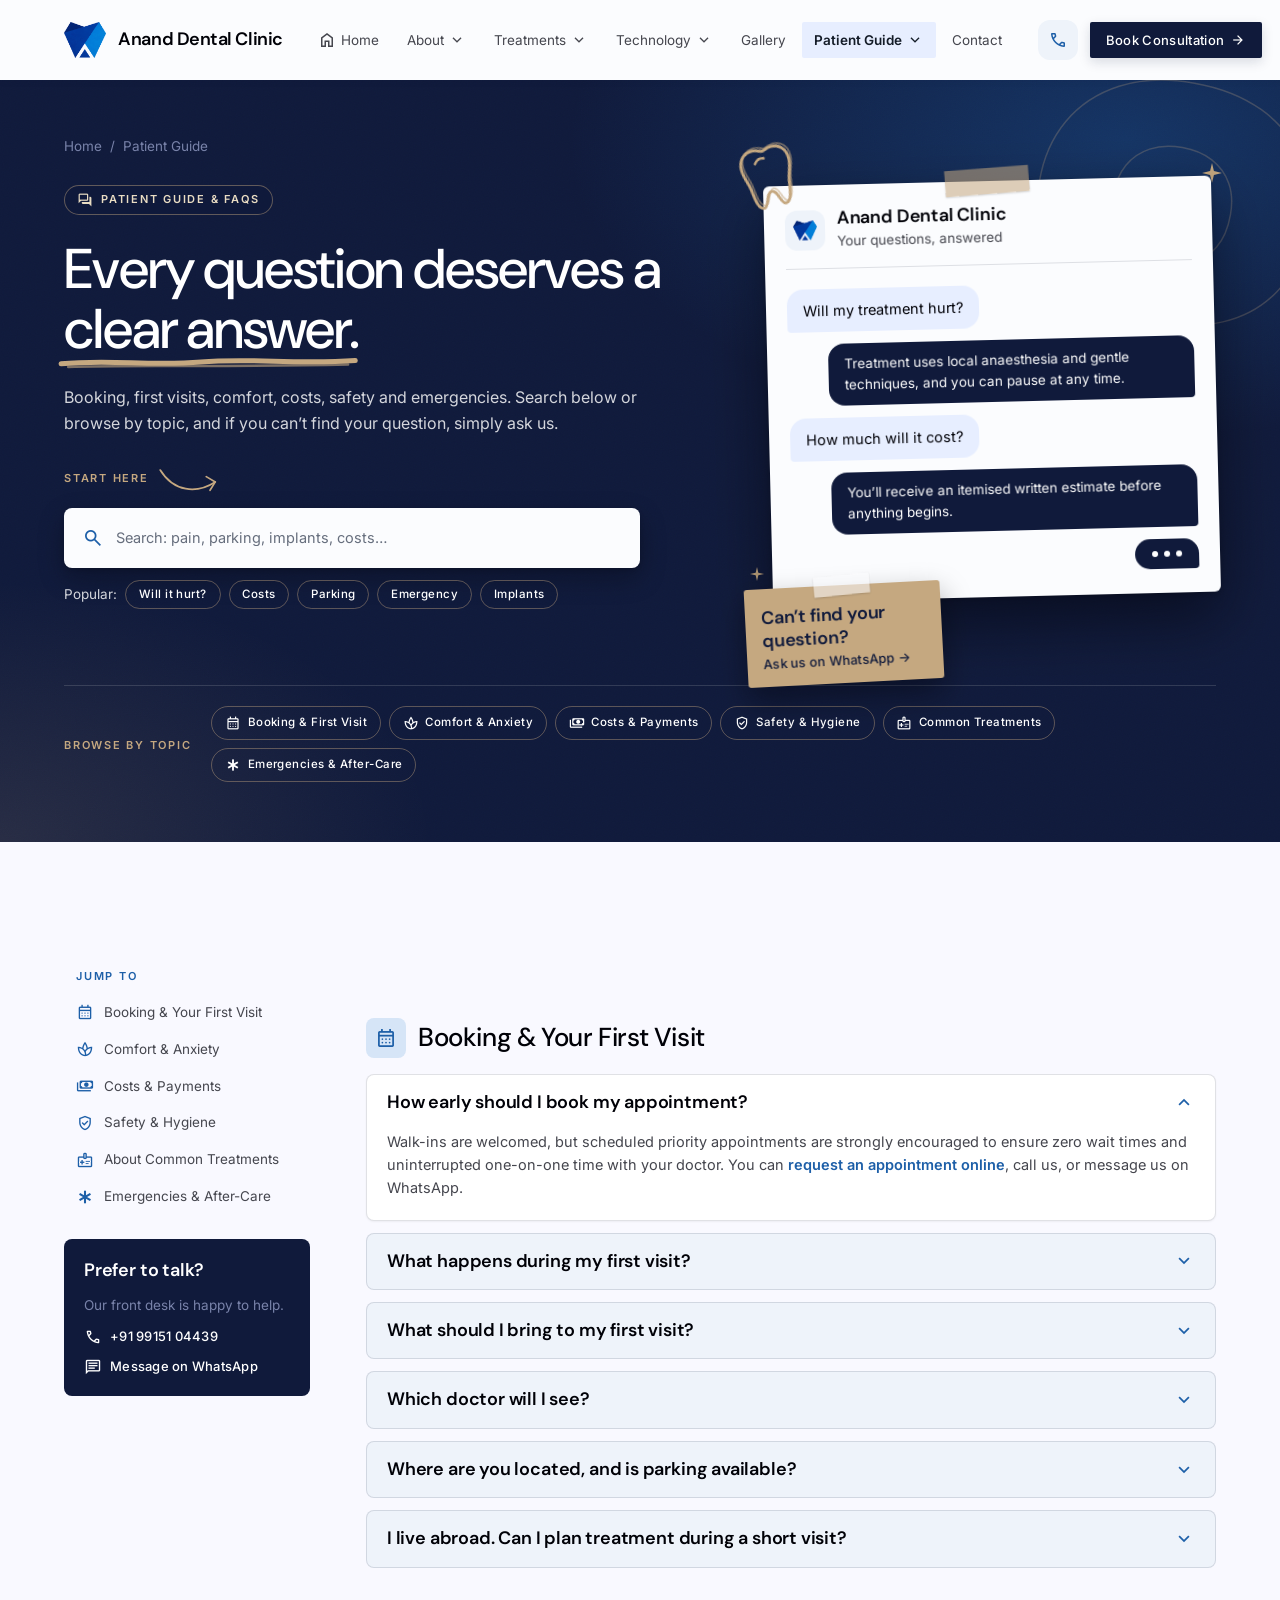
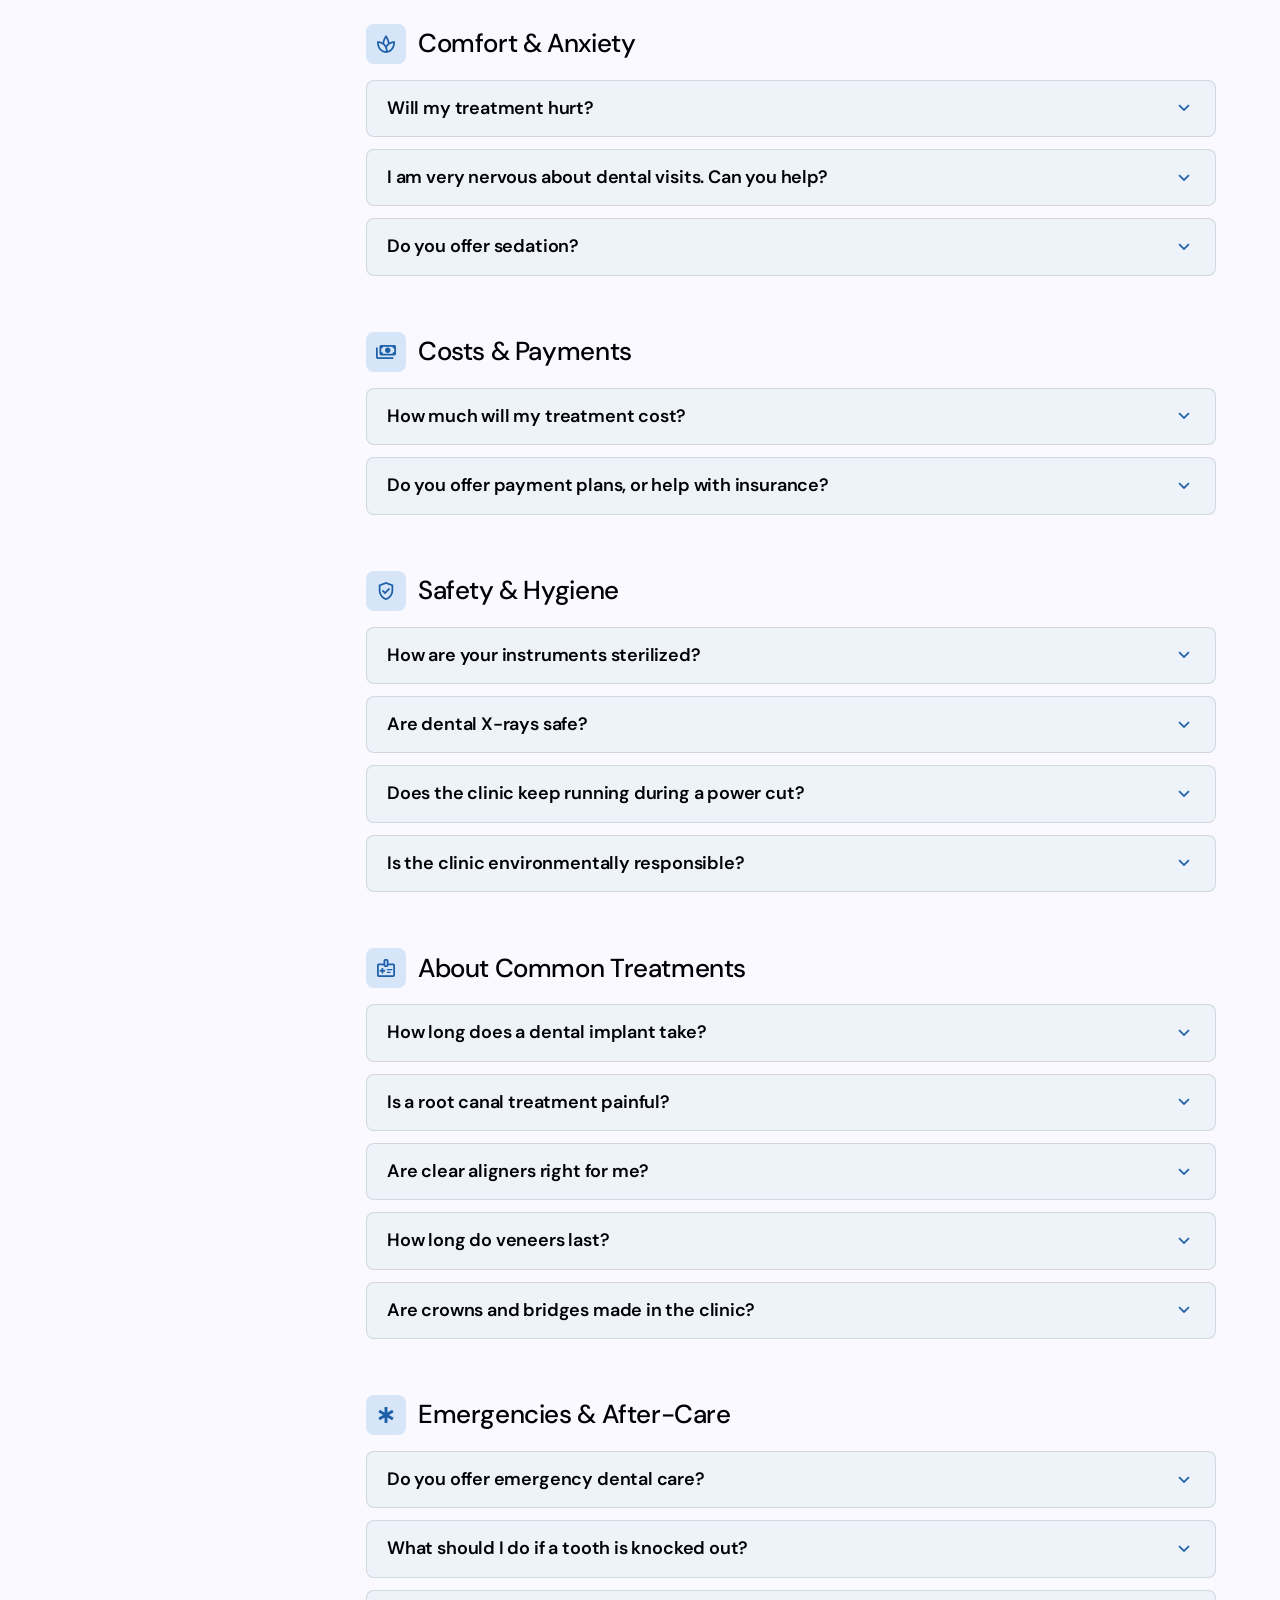
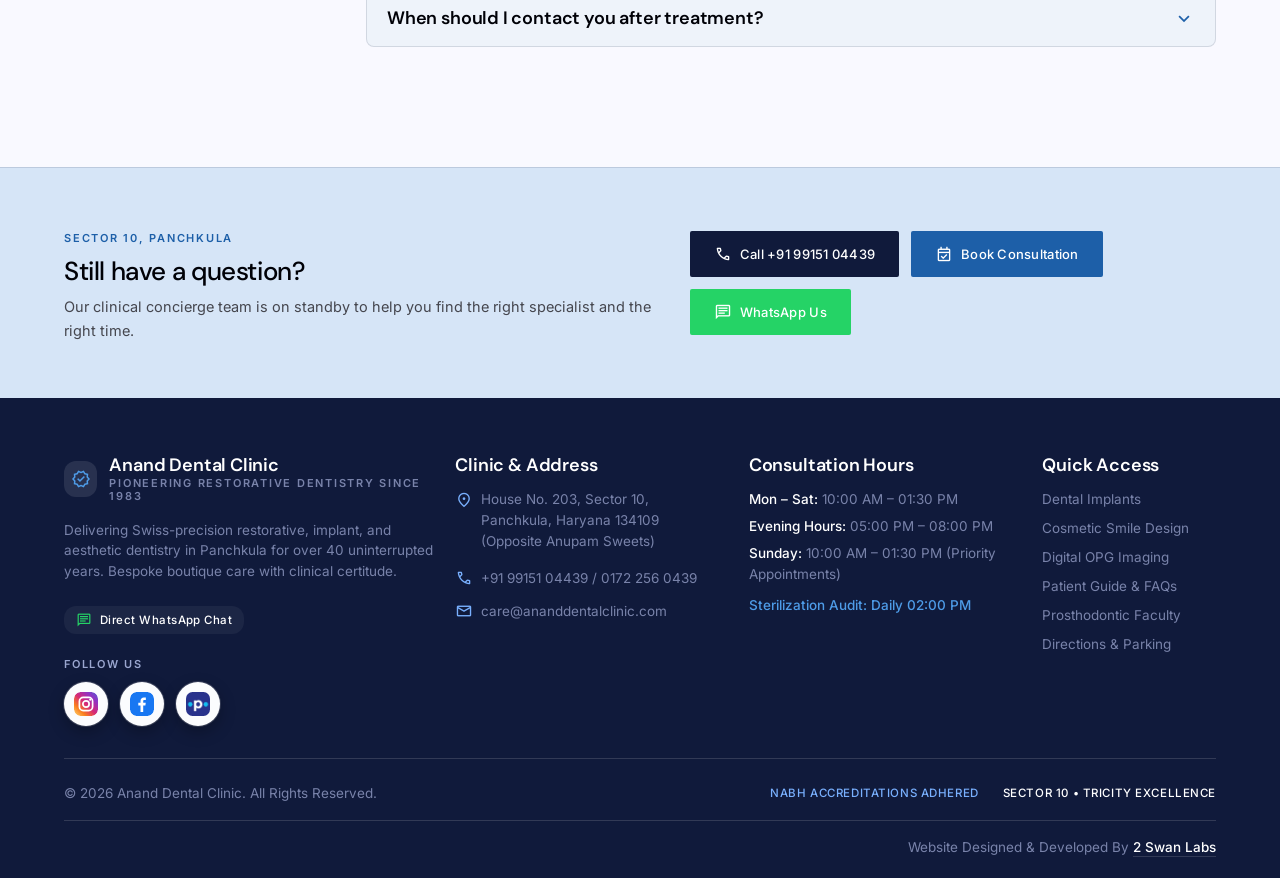
<file: patient-guide.html>
<!DOCTYPE html>

<html lang="en"><head><meta charset="utf-8"/><meta content="width=device-width, initial-scale=1.0" name="viewport"/><meta content="web_standard" name="shell-type"/><title>Patient Guide &amp; FAQs | Your First Visit at Anand Dental Clinic, Panchkula</title><meta name="description" content="Answers to common questions about booking, your first visit, comfort, costs, safety and emergencies at Anand Dental Clinic, Sector 10, Panchkula."/><link href="https://fonts.googleapis.com/css2?family=DM+Sans:ital,opsz,wght@0,9..40,400..700;1,9..40,400..700&amp;family=Inter:wght@300;400;500;600;700&amp;display=swap" rel="stylesheet"/><link href="https://fonts.googleapis.com/css2?family=Material+Symbols+Outlined:opsz,wght,FILL,GRAD@20..48,100..700,0..1,-50..200&amp;display=block" rel="stylesheet"/><style>@layer base{html,body{margin:0;padding:0;}body{overscroll-behavior:none;}main>:first-child{margin-top:0!important;}main>:last-child{margin-bottom:0!important;}}::-webkit-scrollbar{display:none;}html{scroll-behavior:smooth;}[id]{scroll-margin-top:96px;}.material-symbols-outlined{display:inline-block;width:1em;height:1em;overflow:hidden;white-space:nowrap;line-height:1;vertical-align:middle;flex-shrink:0;}/*nav-dd*/.nav-dd .nav-panel{visibility:hidden;opacity:0;transform:translate(-50%,4px);transition:opacity .18s ease,transform .18s ease,visibility .18s}.nav-dd:hover .nav-panel,.nav-dd:focus-within .nav-panel,.nav-dd.is-open .nav-panel{visibility:visible;opacity:1;transform:translate(-50%,0)}.nav-chev{transition:transform .18s ease}.nav-dd:hover .nav-chev,.nav-dd.is-open .nav-chev,.nav-dd:focus-within .nav-chev{transform:rotate(180deg)}/*end-nav-dd*/</style><link href="assets/styles.css" rel="stylesheet"/><link rel="icon" type="image/png" href="assets/logo-mark.png"/><style id="pg2-extras">
.pg2-hero{background:radial-gradient(900px 480px at 88% 8%,rgba(29,95,168,.38),transparent 62%),radial-gradient(700px 420px at 0% 100%,rgba(197,168,128,.13),transparent 62%),#101A3B}
.pg2-grain{position:absolute;inset:0;opacity:.09;mix-blend-mode:soft-light;pointer-events:none;background-image:url("data:image/svg+xml,%3Csvg xmlns='http://www.w3.org/2000/svg' width='160' height='160'%3E%3Cfilter id='n'%3E%3CfeTurbulence type='fractalNoise' baseFrequency='.85' numOctaves='2' stitchTiles='stitch'/%3E%3C/filter%3E%3Crect width='100%25' height='100%25' filter='url(%23n)'/%3E%3C/svg%3E")}
.pg2-q{position:absolute;right:-3%;top:-4%;transform:rotate(10deg);font-family:'DM Sans',sans-serif;font-weight:700;font-size:clamp(360px,46vw,620px);line-height:.85;color:transparent;-webkit-text-stroke:1.5px rgba(197,168,128,.26);pointer-events:none;user-select:none}
.pg2-pill{border:1px solid rgba(197,168,128,.45);background:rgba(16,26,59,.6);color:#E9DCC3}
.pg2-gold{color:#C5A880}.pg2-lead{color:rgba(255,255,255,.82)}
.pg2-mark .pg2-ul{position:absolute;left:-2%;bottom:-.16em;width:104%;height:.2em;overflow:visible}
.pg2-ul path{stroke-dasharray:1;stroke-dashoffset:1;animation:pg2-draw 1s .5s ease forwards}.pg2-ul path.pg2-ul2{animation-delay:1.2s;animation-duration:.8s}
@keyframes pg2-draw{to{stroke-dashoffset:0}}
.pg2-arrow{width:64px;height:30px;margin-top:6px;transform:rotate(2deg)}
.pg2-search{background:#FBFCFE;border:2px solid transparent;box-shadow:0 10px 26px rgba(0,1,7,.28),0 2px 6px rgba(0,1,7,.15);transition:border-color .2s}
.pg2-search:focus-within{border-color:#C5A880}
.pg2-search input{background:transparent;outline:none;min-width:0}.pg2-search input::placeholder{color:#666E7D;opacity:1}
.pg2-chip{display:inline-flex;align-items:center;gap:.4rem;padding:.5rem .8rem;border-radius:9999px;border:1px solid rgba(197,168,128,.42);color:#fff;background:transparent;white-space:nowrap;cursor:pointer;transition:background .2s,border-color .2s}
.pg2-chip:hover,.pg2-chip:focus-visible{background:rgba(255,255,255,.09);border-color:#C5A880}
.pg2-rule{border-top:1px solid rgba(252,251,248,.14)}.pg2-hair{border-bottom:1px solid rgba(16,26,59,.13)}
.pg2-noscroll{scrollbar-width:none}.pg2-noscroll::-webkit-scrollbar{display:none}
.pg2-paper{position:relative;background:#FBFCFE;border-radius:6px;padding:1.4rem 1.3rem 1.5rem;transform:rotate(-1.4deg);box-shadow:0 26px 60px rgba(0,1,7,.5),0 2px 6px rgba(0,1,7,.2)}
.pg2-tape{position:absolute;top:-13px;left:50%;width:84px;height:26px;margin-left:-42px;transform:rotate(-3deg);background:rgba(197,168,128,.55);box-shadow:0 1px 2px rgba(0,0,0,.15)}
.pg2-tape-s{width:56px;height:20px;margin-left:-28px;top:-10px;background:rgba(251,252,254,.55)}
.pg2-ava{display:inline-flex;align-items:center;justify-content:center;width:40px;height:40px;border-radius:12px;background:#EEF3FA}
.pg2-b-in{border-radius:16px 16px 16px 4px;width:fit-content}.pg2-b-out{border-radius:16px 16px 4px 16px}
.pg2-note{position:absolute;left:-22px;right:auto;bottom:-38px;width:196px;padding:18px 16px 16px;background:#C5A880;color:#101A3B;transform:rotate(-3deg);border-radius:3px;box-shadow:0 14px 30px rgba(0,1,7,.4);transition:transform .25s}
.pg2-note:hover{transform:rotate(-1deg) translateY(-3px)}
.pg2-tooth{position:absolute;left:-34px;top:-44px;width:78px;height:78px;transform:rotate(-14deg);z-index:2;pointer-events:none}
.pg2-star{position:absolute;width:20px;height:20px;animation:pg2-tw 3.2s ease-in-out infinite}.pg2-star-a{right:-6px;top:-18px}.pg2-star-b{left:-18px;bottom:64px;width:14px;height:14px;animation-delay:1.4s}
@keyframes pg2-tw{0%,100%{transform:scale(.7) rotate(0);opacity:.5}50%{transform:scale(1.1) rotate(20deg);opacity:1}}
.pg2-in{opacity:0;transform:translateY(12px);animation:pg2-rise .6s ease forwards}
.pg2-paper.pg2-in{--r:-1.4deg;animation-name:pg2-rise-p}.pg2-note.pg2-in{animation-name:pg2-rise-n}
@keyframes pg2-rise{to{opacity:1;transform:none}}@keyframes pg2-rise-p{from{opacity:0;transform:translateY(14px) rotate(-1.4deg)}to{opacity:1;transform:rotate(-1.4deg)}}@keyframes pg2-rise-n{from{opacity:0;transform:translateY(14px) rotate(-3deg)}to{opacity:1;transform:rotate(-3deg)}}
.pg2-dot{width:6px;height:6px;border-radius:9999px;background:#fff;animation:pg2-bn 1s infinite ease-in-out}.pg2-dot:nth-child(2){animation-delay:.15s}.pg2-dot:nth-child(3){animation-delay:.3s}
@keyframes pg2-bn{0%,60%,100%{transform:translateY(0);opacity:.45}30%{transform:translateY(-4px);opacity:1}}
@media (max-width:1023px){.pg2-note{position:relative;right:auto;bottom:auto;display:block;margin:-10px auto 0 0}.pg2-q{opacity:.7;top:-4%}.pg2-tooth{left:-14px;top:-40px}}
@media (prefers-reduced-motion:reduce){.pg2-in,.pg2-paper.pg2-in,.pg2-note.pg2-in{animation:none;opacity:1;transform:none}.pg2-paper.pg2-in{transform:rotate(-1.4deg)}.pg2-note.pg2-in{transform:rotate(-3deg)}.pg2-ul path{animation:none;stroke-dashoffset:0}.pg2-dot,.pg2-star{animation:none}}
</style><style id="pg2-tw">.sr-only{position:absolute;width:1px;height:1px;padding:0;margin:-1px;overflow:hidden;clip:rect(0,0,0,0);white-space:nowrap;border-width:0}.ml-auto{margin-left:auto}.mt-10{margin-top:2.5rem}.min-h-\[1\.25rem\]{min-height:1.25rem}.w-16{width:4rem}.w-8{width:2rem}.max-w-\[85\%\]{max-width:85%}.max-w-\[90\%\]{max-width:90%}.gap-14{gap:3.5rem}.pb-1{padding-bottom:.25rem}.pb-14{padding-bottom:3.5rem}.pb-4{padding-bottom:1rem}.pt-5{padding-top:1.25rem}@media (min-width:768px){.md\:flex-wrap{flex-wrap:wrap}.md\:items-center{align-items:center}.md\:gap-5{gap:1.25rem}.md\:overflow-visible{overflow:visible}}@media (min-width:1024px){.lg\:ml-auto{margin-left:auto}.lg\:mr-0{margin-right:0}.lg\:gap-8{gap:2rem}.lg\:pb-12{padding-bottom:3rem}}</style><style id="mobile-call">@media (max-width:479px){header>div.relative{gap:.5rem}header a[aria-label="Anand Dental Clinic home"]{gap:.5rem}header a[aria-label="Anand Dental Clinic home"] img{height:2rem}header a[aria-label="Anand Dental Clinic home"] .font-headline-sm{font-size:1rem}header>div.relative>div.shrink-0{gap:.5rem}}@media (max-width:359px){header a[aria-label="Anand Dental Clinic home"] .font-headline-sm{font-size:.875rem}}</style></head><body class="bg-surface font-body-md text-on-surface antialiased"><header class="fixed top-0 left-0 right-0 z-50 bg-surface-porcelain/90 backdrop-blur-xl shadow-[0_1px_8px_rgba(16,26,59,0.06)]"><div class="relative h-20 max-w-[1360px] mx-auto px-[clamp(1.25rem,5vw,4.5rem)] flex items-center justify-between gap-6"><a href="index.html" aria-label="Anand Dental Clinic home" class="flex items-center gap-3 shrink-0"><img alt="Anand Dental Clinic logo" class="h-9 w-auto object-contain" src="assets/logo-mark.png"/><span class="flex flex-col"><span class="font-headline-sm text-headline-sm text-primary tracking-tight whitespace-nowrap">Anand Dental Clinic</span><span class="hidden sm:block xl:hidden font-label-kicker text-label-kicker text-secondary uppercase whitespace-nowrap">Sector 10 Panchkula • Est. 1983</span></span></a><nav aria-label="Primary" class="hidden xl:flex items-center gap-1 whitespace-nowrap"><a href="index.html" aria-label="Home" title="Home" class="inline-flex items-center gap-1 pl-2.5 pr-3 py-2 rounded font-body-sm text-body-sm transition-colors text-on-surface-variant hover:text-on-surface hover:bg-surface-cream"><span class="material-symbols-outlined text-[20px]">home</span><span>Home</span></a><div class="nav-dd"><button type="button" aria-haspopup="true" aria-expanded="false" class="nav-trigger inline-flex items-center gap-1 px-3 py-2 rounded font-body-sm text-body-sm transition-colors text-on-surface-variant hover:text-on-surface hover:bg-surface-cream">About<span class="nav-chev material-symbols-outlined text-[18px]">expand_more</span></button><div class="nav-panel absolute left-1/2 top-[58px] pt-[22px] z-50"><div style="width:1086px" class="max-w-[calc(100vw-2rem)] whitespace-normal p-2 rounded-lg bg-surface-porcelain border border-border-hairline shadow-[0_10px_26px_rgba(16,26,59,0.18),0_2px_6px_rgba(16,26,59,0.08)]"><div class="grid gap-1 items-stretch" style="grid-template-columns:repeat(5,minmax(0,1fr))"><a href="about.html" class="group block p-1.5 rounded-lg hover:bg-surface-cream transition-colors"><span class="block overflow-hidden rounded-lg aspect-[8/5] bg-surface-container"><img alt="" data-src="assets/nav-story.png" width="360" height="225" decoding="async" class="w-full h-full object-cover transition-transform duration-500 group-hover:scale-105"/></span><span class="block mt-2 px-1 font-body-md text-body-md text-on-surface font-medium">Our Story &amp; Heritage</span></a><a href="about.html#specialists" class="group block p-1.5 rounded-lg hover:bg-surface-cream transition-colors"><span class="block overflow-hidden rounded-lg aspect-[8/5] bg-surface-container"><img alt="" data-src="assets/nav-doctors.png" width="360" height="225" decoding="async" class="w-full h-full object-cover transition-transform duration-500 group-hover:scale-105"/></span><span class="block mt-2 px-1 font-body-md text-body-md text-on-surface font-medium">Doctors &amp; Specialists</span></a><a href="about.html#philosophy" class="group block p-1.5 rounded-lg hover:bg-surface-cream transition-colors"><span class="block overflow-hidden rounded-lg aspect-[8/5] bg-surface-container"><img alt="" data-src="assets/nav-philosophy.png" width="360" height="225" decoding="async" class="w-full h-full object-cover transition-transform duration-500 group-hover:scale-105"/></span><span class="block mt-2 px-1 font-body-md text-body-md text-on-surface font-medium">Our Philosophy</span></a><a href="about.html#clinical-excellence" class="group block p-1.5 rounded-lg hover:bg-surface-cream transition-colors"><span class="block overflow-hidden rounded-lg aspect-[8/5] bg-surface-container"><img alt="" data-src="assets/nav-excellence.png" width="360" height="225" decoding="async" class="w-full h-full object-cover transition-transform duration-500 group-hover:scale-105"/></span><span class="block mt-2 px-1 font-body-md text-body-md text-on-surface font-medium">Clinical Excellence</span></a><a href="about.html#responsible" class="group block p-1.5 rounded-lg hover:bg-surface-cream transition-colors"><span class="block overflow-hidden rounded-lg aspect-[8/5] bg-surface-container"><img alt="" data-src="assets/nav-responsible.png" width="360" height="225" decoding="async" class="w-full h-full object-cover transition-transform duration-500 group-hover:scale-105"/></span><span class="block mt-2 px-1 font-body-md text-body-md text-on-surface font-medium">Responsible Practice</span></a></div></div></div></div><div class="nav-dd"><button type="button" aria-haspopup="true" aria-expanded="false" class="nav-trigger inline-flex items-center gap-1 px-3 py-2 rounded font-body-sm text-body-sm transition-colors text-on-surface-variant hover:text-on-surface hover:bg-surface-cream">Treatments<span class="nav-chev material-symbols-outlined text-[18px]">expand_more</span></button><div class="nav-panel absolute left-1/2 top-[58px] pt-[22px] z-50"><div class="w-[1140px] max-w-[calc(100vw-2rem)] whitespace-normal p-2 rounded-lg bg-surface-porcelain border border-border-hairline shadow-[0_10px_26px_rgba(16,26,59,0.18),0_2px_6px_rgba(16,26,59,0.08)]"><div class="grid grid-cols-[repeat(6,minmax(0,1fr))_104px] gap-1 items-stretch"><a href="procedures.html#implants" class="group block p-1.5 rounded-lg hover:bg-surface-cream transition-colors"><span class="block overflow-hidden rounded-lg aspect-[8/5] bg-surface-container"><img alt="" data-src="assets/nav-implants.png" width="360" height="225" decoding="async" class="w-full h-full object-cover transition-transform duration-500 group-hover:scale-105"/></span><span class="block mt-2 px-1 font-body-md text-body-md text-on-surface font-medium">Dental Implants &amp; Full Arch</span></a><a href="procedures.html#cosmetic" class="group block p-1.5 rounded-lg hover:bg-surface-cream transition-colors"><span class="block overflow-hidden rounded-lg aspect-[8/5] bg-surface-container"><img alt="" data-src="assets/nav-cosmetic.png" width="360" height="225" decoding="async" class="w-full h-full object-cover transition-transform duration-500 group-hover:scale-105"/></span><span class="block mt-2 px-1 font-body-md text-body-md text-on-surface font-medium">Cosmetic Smile Design</span></a><a href="procedures.html#endodontics" class="group block p-1.5 rounded-lg hover:bg-surface-cream transition-colors"><span class="block overflow-hidden rounded-lg aspect-[8/5] bg-surface-container"><img alt="" data-src="assets/nav-endo.png" width="360" height="225" decoding="async" class="w-full h-full object-cover transition-transform duration-500 group-hover:scale-105"/></span><span class="block mt-2 px-1 font-body-md text-body-md text-on-surface font-medium">Endodontics &amp; Root Canal</span></a><a href="procedures.html#ortho" class="group block p-1.5 rounded-lg hover:bg-surface-cream transition-colors"><span class="block overflow-hidden rounded-lg aspect-[8/5] bg-surface-container"><img alt="" data-src="assets/nav-ortho.png" width="360" height="225" decoding="async" class="w-full h-full object-cover transition-transform duration-500 group-hover:scale-105"/></span><span class="block mt-2 px-1 font-body-md text-body-md text-on-surface font-medium">Invisalign &amp; Orthodontics</span></a><a href="procedures.html#restorative" class="group block p-1.5 rounded-lg hover:bg-surface-cream transition-colors"><span class="block overflow-hidden rounded-lg aspect-[8/5] bg-surface-container"><img alt="" data-src="assets/nav-restorative.png" width="360" height="225" decoding="async" class="w-full h-full object-cover transition-transform duration-500 group-hover:scale-105"/></span><span class="block mt-2 px-1 font-body-md text-body-md text-on-surface font-medium">Restorative &amp; Geriatric</span></a><a href="procedures.html#preventive" class="group block p-1.5 rounded-lg hover:bg-surface-cream transition-colors"><span class="block overflow-hidden rounded-lg aspect-[8/5] bg-surface-container"><img alt="" data-src="assets/nav-preventive.png" width="360" height="225" decoding="async" class="w-full h-full object-cover transition-transform duration-500 group-hover:scale-105"/></span><span class="block mt-2 px-1 font-body-md text-body-md text-on-surface font-medium">Preventive &amp; Laser Care</span></a><a href="procedures.html" class="flex flex-col items-center justify-center gap-2 p-3 rounded-lg bg-primary-container text-on-primary hover:bg-primary transition-colors text-center"><span class="material-symbols-outlined text-[22px]">arrow_forward</span><span class="font-label-btn text-label-btn">View All Treatments</span></a></div></div></div></div><div class="nav-dd relative"><button type="button" aria-haspopup="true" aria-expanded="false" class="nav-trigger inline-flex items-center gap-1 px-3 py-2 rounded font-body-sm text-body-sm transition-colors text-on-surface-variant hover:text-on-surface hover:bg-surface-cream">Technology<span class="nav-chev material-symbols-outlined text-[18px]">expand_more</span></button><div class="nav-panel absolute left-1/2 top-full pt-3 z-50"><div style="width:444px" class="max-w-[calc(100vw-2rem)] whitespace-normal p-2 rounded-lg bg-surface-porcelain border border-border-hairline shadow-[0_10px_26px_rgba(16,26,59,0.18),0_2px_6px_rgba(16,26,59,0.08)]"><div class="grid gap-1 items-stretch" style="grid-template-columns:repeat(2,minmax(0,1fr))"><a href="technology.html" class="group block p-1.5 rounded-lg hover:bg-surface-cream transition-colors"><span class="block overflow-hidden rounded-lg aspect-[8/5] bg-surface-container"><img alt="" data-src="assets/nav-clinic.png" width="360" height="225" decoding="async" class="w-full h-full object-cover transition-transform duration-500 group-hover:scale-105"/></span><span class="block mt-2 px-1 font-body-md text-body-md text-on-surface font-medium">Clinic &amp; Technology</span></a><a href="hygiene-safety.html" class="group block p-1.5 rounded-lg hover:bg-surface-cream transition-colors"><span class="block overflow-hidden rounded-lg aspect-[8/5] bg-surface-container"><img alt="" data-src="assets/nav-hygiene.png" width="360" height="225" decoding="async" class="w-full h-full object-cover transition-transform duration-500 group-hover:scale-105"/></span><span class="block mt-2 px-1 font-body-md text-body-md text-on-surface font-medium">Hygiene &amp; Safety</span></a></div></div></div></div><a href="gallery.html" class="inline-flex items-center gap-1 px-3 py-2 rounded font-body-sm text-body-sm transition-colors text-on-surface-variant hover:text-on-surface hover:bg-surface-cream">Gallery</a><div class="nav-dd relative"><button type="button" aria-haspopup="true" aria-expanded="false" class="nav-trigger inline-flex items-center gap-1 px-3 py-2 rounded font-body-sm text-body-sm transition-colors bg-surface-container text-on-surface font-semibold">Patient Guide<span class="nav-chev material-symbols-outlined text-[18px]">expand_more</span></button><div class="nav-panel absolute left-1/2 top-full pt-3 z-50"><div style="width:444px" class="max-w-[calc(100vw-2rem)] whitespace-normal p-2 rounded-lg bg-surface-porcelain border border-border-hairline shadow-[0_10px_26px_rgba(16,26,59,0.18),0_2px_6px_rgba(16,26,59,0.08)]"><div class="grid gap-1 items-stretch" style="grid-template-columns:repeat(2,minmax(0,1fr))"><a href="patient-guide.html" class="group block p-1.5 rounded-lg hover:bg-surface-cream transition-colors"><span class="block overflow-hidden rounded-lg aspect-[8/5] bg-surface-container"><img alt="" data-src="assets/nav-guide.png" width="360" height="225" decoding="async" class="w-full h-full object-cover transition-transform duration-500 group-hover:scale-105"/></span><span class="block mt-2 px-1 font-body-md text-body-md text-on-surface font-medium">Patient Guide &amp; FAQs</span></a><a href="reviews.html" class="group block p-1.5 rounded-lg hover:bg-surface-cream transition-colors"><span class="block overflow-hidden rounded-lg aspect-[8/5] bg-surface-container"><img alt="" data-src="assets/nav-reviews.png" width="360" height="225" decoding="async" class="w-full h-full object-cover transition-transform duration-500 group-hover:scale-105"/></span><span class="block mt-2 px-1 font-body-md text-body-md text-on-surface font-medium">Patient Reviews</span></a></div></div></div></div><a href="contact.html" class="inline-flex items-center gap-1 px-3 py-2 rounded font-body-sm text-body-sm transition-colors text-on-surface-variant hover:text-on-surface hover:bg-surface-cream">Contact</a></nav><div class="flex items-center gap-3 shrink-0"><a class="flex items-center justify-center w-10 h-10 rounded-full bg-surface-cream text-secondary hover:bg-surface-container transition-colors" href="tel:+919915104439" aria-label="Call +91 99151 04439" title="Call +91 99151 04439"><span class="material-symbols-outlined text-[20px]">call</span></a><a class="hidden md:inline-flex whitespace-nowrap items-center justify-center px-4 py-2.5 rounded bg-primary-container text-on-primary font-label-btn text-label-btn tracking-wide shadow-[0_4px_12px_rgba(16,26,59,0.15)] hover:bg-primary transition-all duration-200 hover:-translate-y-0.5" href="contact.html#booking"><span>Book Consultation</span><span class="material-symbols-outlined text-[16px] ml-1.5">arrow_forward</span></a><button id="menu-btn" type="button" aria-label="Open menu" aria-expanded="false" class="xl:hidden w-10 h-10 rounded-full bg-primary-container flex items-center justify-center"><span class="material-symbols-outlined text-on-primary text-[22px]">menu</span></button></div></div><div id="mobile-menu" class="hidden xl:hidden border-t border-border-hairline bg-surface-porcelain max-h-[calc(100vh-5rem)] overflow-y-auto"><div class="max-w-[1360px] mx-auto px-margin py-2 flex flex-col"><a href="index.html" class="flex items-center gap-2 py-3 border-b border-border-hairline font-body-md text-body-md text-on-surface"><span class="material-symbols-outlined text-[20px]">home</span>Home</a><details class="group border-b border-border-hairline"><summary class="flex items-center justify-between py-3 cursor-pointer list-none [&::-webkit-details-marker]:hidden font-body-md text-body-md text-on-surface">About<span class="material-symbols-outlined text-[20px] transition-transform group-open:rotate-180">expand_more</span></summary><div class="pb-2 pl-1 flex flex-col"><a href="about.html" class="flex items-center gap-3 py-2"><img alt="" data-src="assets/nav-story.png" width="360" height="225" decoding="async" class="w-14 h-9 rounded object-cover shrink-0"/><span class="font-body-sm text-body-sm text-on-surface">Our Story &amp; Heritage</span></a><a href="about.html#specialists" class="flex items-center gap-3 py-2"><img alt="" data-src="assets/nav-doctors.png" width="360" height="225" decoding="async" class="w-14 h-9 rounded object-cover shrink-0"/><span class="font-body-sm text-body-sm text-on-surface">Doctors &amp; Specialists</span></a><a href="about.html#philosophy" class="flex items-center gap-3 py-2"><img alt="" data-src="assets/nav-philosophy.png" width="360" height="225" decoding="async" class="w-14 h-9 rounded object-cover shrink-0"/><span class="font-body-sm text-body-sm text-on-surface">Our Philosophy</span></a><a href="about.html#clinical-excellence" class="flex items-center gap-3 py-2"><img alt="" data-src="assets/nav-excellence.png" width="360" height="225" decoding="async" class="w-14 h-9 rounded object-cover shrink-0"/><span class="font-body-sm text-body-sm text-on-surface">Clinical Excellence</span></a><a href="about.html#responsible" class="flex items-center gap-3 py-2"><img alt="" data-src="assets/nav-responsible.png" width="360" height="225" decoding="async" class="w-14 h-9 rounded object-cover shrink-0"/><span class="font-body-sm text-body-sm text-on-surface">Responsible Practice</span></a></div></details><details class="group border-b border-border-hairline"><summary class="flex items-center justify-between py-3 cursor-pointer list-none [&::-webkit-details-marker]:hidden font-body-md text-body-md text-on-surface">Treatments<span class="material-symbols-outlined text-[20px] transition-transform group-open:rotate-180">expand_more</span></summary><div class="pb-2 pl-1 flex flex-col"><a href="procedures.html#implants" class="flex items-center gap-3 py-2"><img alt="" data-src="assets/nav-implants.png" width="360" height="225" decoding="async" class="w-14 h-9 rounded object-cover shrink-0"/><span class="font-body-sm text-body-sm text-on-surface">Dental Implants &amp; Full Arch</span></a><a href="procedures.html#cosmetic" class="flex items-center gap-3 py-2"><img alt="" data-src="assets/nav-cosmetic.png" width="360" height="225" decoding="async" class="w-14 h-9 rounded object-cover shrink-0"/><span class="font-body-sm text-body-sm text-on-surface">Cosmetic Smile Design</span></a><a href="procedures.html#endodontics" class="flex items-center gap-3 py-2"><img alt="" data-src="assets/nav-endo.png" width="360" height="225" decoding="async" class="w-14 h-9 rounded object-cover shrink-0"/><span class="font-body-sm text-body-sm text-on-surface">Endodontics &amp; Root Canal</span></a><a href="procedures.html#ortho" class="flex items-center gap-3 py-2"><img alt="" data-src="assets/nav-ortho.png" width="360" height="225" decoding="async" class="w-14 h-9 rounded object-cover shrink-0"/><span class="font-body-sm text-body-sm text-on-surface">Invisalign &amp; Orthodontics</span></a><a href="procedures.html#restorative" class="flex items-center gap-3 py-2"><img alt="" data-src="assets/nav-restorative.png" width="360" height="225" decoding="async" class="w-14 h-9 rounded object-cover shrink-0"/><span class="font-body-sm text-body-sm text-on-surface">Restorative &amp; Geriatric</span></a><a href="procedures.html#preventive" class="flex items-center gap-3 py-2"><img alt="" data-src="assets/nav-preventive.png" width="360" height="225" decoding="async" class="w-14 h-9 rounded object-cover shrink-0"/><span class="font-body-sm text-body-sm text-on-surface">Preventive &amp; Laser Care</span></a><a href="procedures.html" class="py-2 font-label-btn text-label-btn text-secondary">View All Treatments</a></div></details><details class="group border-b border-border-hairline"><summary class="flex items-center justify-between py-3 cursor-pointer list-none [&::-webkit-details-marker]:hidden font-body-md text-body-md text-on-surface">Technology<span class="material-symbols-outlined text-[20px] transition-transform group-open:rotate-180">expand_more</span></summary><div class="pb-2 pl-1 flex flex-col"><a href="technology.html" class="flex items-center gap-3 py-2"><img alt="" data-src="assets/nav-clinic.png" width="360" height="225" decoding="async" class="w-14 h-9 rounded object-cover shrink-0"/><span class="font-body-sm text-body-sm text-on-surface">Clinic &amp; Technology</span></a><a href="hygiene-safety.html" class="flex items-center gap-3 py-2"><img alt="" data-src="assets/nav-hygiene.png" width="360" height="225" decoding="async" class="w-14 h-9 rounded object-cover shrink-0"/><span class="font-body-sm text-body-sm text-on-surface">Hygiene &amp; Safety</span></a></div></details><a href="gallery.html" class="py-3 border-b border-border-hairline font-body-md text-body-md text-on-surface">Gallery</a><details class="group border-b border-border-hairline"><summary class="flex items-center justify-between py-3 cursor-pointer list-none [&::-webkit-details-marker]:hidden font-body-md text-body-md text-on-surface">Patient Guide<span class="material-symbols-outlined text-[20px] transition-transform group-open:rotate-180">expand_more</span></summary><div class="pb-2 pl-1 flex flex-col"><a href="patient-guide.html" class="flex items-center gap-3 py-2"><img alt="" data-src="assets/nav-guide.png" width="360" height="225" decoding="async" class="w-14 h-9 rounded object-cover shrink-0"/><span class="font-body-sm text-body-sm text-on-surface">Patient Guide &amp; FAQs</span></a><a href="reviews.html" class="flex items-center gap-3 py-2"><img alt="" data-src="assets/nav-reviews.png" width="360" height="225" decoding="async" class="w-14 h-9 rounded object-cover shrink-0"/><span class="font-body-sm text-body-sm text-on-surface">Patient Reviews</span></a></div></details><a href="contact.html" class="py-3 border-b border-border-hairline font-body-md text-body-md text-on-surface">Contact</a><a href="contact.html#booking" class="mt-4 inline-flex items-center justify-center px-4 py-3 rounded bg-primary-container text-on-primary font-label-btn text-label-btn">Book Consultation</a><a href="tel:+919915104439" class="py-3 text-center font-label-btn text-label-btn text-secondary">Call +91 99151 04439</a><div class="mm-info"><a class="mm-addr" href="https://maps.google.com/?q=Anand+Dental+Clinic+Sector+10+Panchkula" target="_blank" rel="noopener noreferrer" aria-label="Get directions to Anand Dental Clinic"><span class="material-symbols-outlined mm-pin">location_on</span><span class="mm-addr-t"><b>Anand Dental Clinic</b>House No. 203, Sector 10, Panchkula,<br/>Haryana 134109 (Opposite Anupam Sweets)<em>Get directions</em></span></a><div class="mm-soc"><span class="mm-soc-h">Follow us</span><a class="mm-s" href="https://www.instagram.com/anand_dental_clinic_/?hl=en" target="_blank" rel="noopener noreferrer" aria-label="Instagram"><svg  viewBox="0 0 24 24" aria-hidden="true" focusable="false"><defs><linearGradient id="igg21" x1="0" y1="1" x2="1" y2="0"><stop offset="0" stop-color="#FEDA75"/><stop offset=".25" stop-color="#FA7E1E"/><stop offset=".5" stop-color="#D62976"/><stop offset=".75" stop-color="#962FBF"/><stop offset="1" stop-color="#4F5BD5"/></linearGradient></defs><rect width="24" height="24" rx="6.5" fill="url(#igg21)"/><rect x="5.4" y="5.4" width="13.2" height="13.2" rx="3.9" fill="none" stroke="#fff" stroke-width="1.7"/><circle cx="12" cy="12" r="3.15" fill="none" stroke="#fff" stroke-width="1.7"/><circle cx="16.15" cy="7.85" r="1" fill="#fff"/></svg></a><a class="mm-s" href="https://www.facebook.com/ananddentalpkl/" target="_blank" rel="noopener noreferrer" aria-label="Facebook"><svg  viewBox="0 0 24 24" aria-hidden="true" focusable="false"><rect width="24" height="24" rx="6.5" fill="#1877F2"/><path d="M13.2 20v-6.6h2.2l.35-2.6H13.2V9.2c0-.75.2-1.25 1.28-1.25h1.37V5.6c-.24-.03-1.05-.1-2-.1-1.98 0-3.34 1.2-3.34 3.43v1.9H8.3v2.6h2.2V20z" fill="#fff"/></svg></a><a class="mm-s" href="https://www.practo.com/panchkula/clinic/anand-dental-clinic-sector-10" target="_blank" rel="noopener noreferrer" aria-label="Practo"><img src="assets/practo-logo.png" alt="" width="64" height="64" loading="lazy" decoding="async"/></a></div></div></div></div></header><main class="w-full pt-20 bg-surface"><section class="pg2-hero relative w-full overflow-hidden text-on-primary">
<div class="pg2-grain" aria-hidden="true"></div><div class="pg2-q" aria-hidden="true">?</div>
<div class="relative z-10 max-w-[1360px] mx-auto px-margin pt-space-xl pb-space-xl">
<nav aria-label="Breadcrumb" class="font-body-sm text-body-sm text-on-primary-container flex items-center gap-2"><a href="index.html" class="hover:underline">Home</a><span aria-hidden="true">/</span><span aria-current="page">Patient Guide</span></nav>
<div class="mt-6 grid grid-cols-1 lg:grid-cols-12 gap-14 lg:gap-8 items-center">
<div class="lg:col-span-7 space-y-6">
<span class="pg2-pill inline-flex items-center gap-2 px-3 py-1.5 rounded-[9999px] font-label-kicker text-label-kicker uppercase"><span class="material-symbols-outlined text-[16px]">forum</span>Patient Guide &amp; FAQs</span>
<h1 class="text-on-primary font-display-hero text-display-hero-mobile md:text-display-hero">Every question deserves a <span class="pg2-mark relative inline-block whitespace-nowrap">clear answer.<svg class="pg2-ul" viewBox="0 0 300 18" preserveAspectRatio="none" aria-hidden="true"><path pathLength="1" d="M3 11C50 3 90 15 140 8S235 13 297 5" fill="none" stroke="#C5A880" stroke-width="5" stroke-linecap="round" vector-effect="non-scaling-stroke"/><path class="pg2-ul2" pathLength="1" d="M10 16C70 12 150 17 290 12" fill="none" stroke="#C5A880" stroke-width="2.5" stroke-linecap="round" opacity=".6" vector-effect="non-scaling-stroke"/></svg></span></h1>
<p class="pg2-lead max-w-xl font-body-lead text-body-lead">Booking, first visits, comfort, costs, safety and emergencies. Search below or browse by topic, and if you can&rsquo;t find your question, simply ask us.</p>
<form id="pg2-form" role="search" class="max-w-xl space-y-3" onsubmit="return false">
<div class="flex items-center gap-2"><span class="pg2-gold font-label-kicker text-label-kicker uppercase">Start here</span><svg class="pg2-arrow" viewBox="0 0 90 40" fill="none" stroke="#C5A880" stroke-width="2.4" stroke-linecap="round" stroke-linejoin="round" aria-hidden="true"><path d="M4 6C24 36 56 38 82 20"/><path d="M69 13l13 7-7 12"/></svg></div>
<label for="pg2-search" class="sr-only">Search the patient guide</label>
<div class="pg2-search flex items-center gap-3 rounded-xl px-4"><span class="material-symbols-outlined text-[22px] text-secondary">search</span><input id="pg2-search" type="search" autocomplete="off" placeholder="Search: pain, parking, implants, costs&hellip;" class="flex-1 py-4 font-body-md text-body-md text-primary"/><button id="pg2-clear" type="button" aria-label="Clear search" class="hidden items-center justify-center w-8 h-8 rounded-full text-on-surface-variant hover:bg-surface-container"><span class="material-symbols-outlined text-[20px]">close</span></button></div>
<div class="flex flex-wrap items-center gap-2"><span class="pg2-lead font-body-sm text-body-sm">Popular:</span><button type="button" data-q="hurt" class="pg2-chip font-label-pill text-label-pill">Will it hurt?</button><button type="button" data-q="cost" class="pg2-chip font-label-pill text-label-pill">Costs</button><button type="button" data-q="parking" class="pg2-chip font-label-pill text-label-pill">Parking</button><button type="button" data-q="emergency" class="pg2-chip font-label-pill text-label-pill">Emergency</button><button type="button" data-q="implant" class="pg2-chip font-label-pill text-label-pill">Implants</button></div>
<p id="pg2-status" class="pg2-lead font-body-sm text-body-sm min-h-[1.25rem]" aria-live="polite"></p>
</form></div>
<div class="lg:col-span-5"><div class="relative max-w-md mx-auto lg:mr-0 lg:ml-auto pb-14 lg:pb-12">
<svg class="pg2-tooth" viewBox="0 0 64 64" fill="none" stroke="#C5A880" stroke-linecap="round" stroke-linejoin="round" aria-hidden="true"><path stroke-width="2.4" d="M20 8c-6 0-12 4-12 13 0 7 3 11 4 18 1 8 2 17 7 17 4 0 4-12 9-12s5 12 9 12c5 0 6-9 7-17 1-7 4-11 4-18 0-9-6-13-12-13-4 0-6 2-8 2s-4-2-8-2z"/><path stroke-width="1.4" opacity=".55" transform="translate(2 -2)" d="M20 8c-6 0-12 4-12 13 0 7 3 11 4 18 1 8 2 17 7 17 4 0 4-12 9-12s5 12 9 12c5 0 6-9 7-17 1-7 4-11 4-18 0-9-6-13-12-13-4 0-6 2-8 2s-4-2-8-2z"/><path stroke-width="2" d="M20 19c2-3 5-4 8-3"/></svg><svg class="pg2-star pg2-star-a" viewBox="0 0 24 24" aria-hidden="true"><path fill="#C5A880" d="M12 0l2.3 9.7L24 12l-9.7 2.3L12 24l-2.3-9.7L0 12l9.7-2.3z"/></svg><svg class="pg2-star pg2-star-b" viewBox="0 0 24 24" aria-hidden="true"><path fill="#C5A880" d="M12 0l2.3 9.7L24 12l-9.7 2.3L12 24l-2.3-9.7L0 12l9.7-2.3z"/></svg>
<div class="pg2-paper pg2-in" style="animation-delay:.1s"><span class="pg2-tape" aria-hidden="true"></span>
<div class="flex items-center gap-3 pb-4 pg2-hair"><span class="pg2-ava"><img alt="" src="assets/logo-mark.png" class="h-5 w-auto"/></span><div><p class="font-headline-sm text-headline-sm text-primary">Anand Dental Clinic</p><p class="font-body-sm text-body-sm text-on-surface-variant">Your questions, answered</p></div></div>
<div class="pt-5 space-y-3" aria-hidden="true">
<p class="pg2-b-in pg2-in max-w-[85%] bg-surface-container text-primary px-4 py-2.5 font-body-md text-body-md" style="animation-delay:.7s">Will my treatment hurt?</p>
<p class="pg2-b-out pg2-in ml-auto max-w-[90%] bg-primary-container text-on-primary px-4 py-2.5 font-body-sm text-body-sm" style="animation-delay:1.4s">Treatment uses local anaesthesia and gentle techniques, and you can pause at any time.</p>
<p class="pg2-b-in pg2-in max-w-[85%] bg-surface-container text-primary px-4 py-2.5 font-body-md text-body-md" style="animation-delay:2.3s">How much will it cost?</p>
<p class="pg2-b-out pg2-in ml-auto max-w-[90%] bg-primary-container text-on-primary px-4 py-2.5 font-body-sm text-body-sm" style="animation-delay:3s">You&rsquo;ll receive an itemised written estimate before anything begins.</p>
<div class="pg2-b-out pg2-in ml-auto w-16 bg-primary-container px-4 py-3 flex justify-center gap-1.5" style="animation-delay:3.8s"><span class="pg2-dot"></span><span class="pg2-dot"></span><span class="pg2-dot"></span></div>
</div></div>
<a href="https://wa.me/919915104439?text=Hello%20Anand%20Dental%20Clinic,%20I%20have%20a%20question." target="_blank" rel="noopener noreferrer" class="pg2-note pg2-in" style="animation-delay:4.2s"><span class="pg2-tape pg2-tape-s" aria-hidden="true"></span><span class="block font-headline-sm text-headline-sm">Can&rsquo;t find your question?</span><span class="block font-label-btn text-label-btn mt-1">Ask us on WhatsApp &rarr;</span></a>
</div></div></div>
<div class="mt-10 pt-5 pg2-rule flex flex-col md:flex-row md:items-center gap-3 md:gap-5"><span class="pg2-gold shrink-0 font-label-kicker text-label-kicker uppercase">Browse by topic</span><div class="pg2-noscroll flex gap-2 overflow-x-auto md:flex-wrap md:overflow-visible pb-1"><a href="#first-visit" class="pg2-chip font-label-pill text-label-pill"><span class="material-symbols-outlined text-[16px]">calendar_month</span>Booking & First Visit</a><a href="#comfort" class="pg2-chip font-label-pill text-label-pill"><span class="material-symbols-outlined text-[16px]">spa</span>Comfort & Anxiety</a><a href="#costs" class="pg2-chip font-label-pill text-label-pill"><span class="material-symbols-outlined text-[16px]">payments</span>Costs & Payments</a><a href="#safety" class="pg2-chip font-label-pill text-label-pill"><span class="material-symbols-outlined text-[16px]">verified_user</span>Safety & Hygiene</a><a href="#treatments" class="pg2-chip font-label-pill text-label-pill"><span class="material-symbols-outlined text-[16px]">medical_information</span>Common Treatments</a><a href="#emergencies" class="pg2-chip font-label-pill text-label-pill"><span class="material-symbols-outlined text-[16px]">emergency</span>Emergencies & After-Care</a></div></div>
</div></section><section class="w-full py-space-2xl bg-surface"><div class="max-w-[1360px] mx-auto px-margin grid grid-cols-1 lg:grid-cols-12 gap-10 lg:gap-14"><aside class="hidden lg:block lg:col-span-3"><div class="lg:sticky lg:top-28 space-y-6"><div><span class="font-label-kicker text-label-kicker uppercase text-secondary px-3">Jump to</span><nav aria-label="Guide sections" class="mt-2 flex flex-col"><a href="#first-visit" class="flex items-center gap-2.5 px-3 py-2 rounded hover:bg-surface-container font-body-sm text-body-sm text-on-surface-variant hover:text-on-surface transition-colors"><span class="material-symbols-outlined text-[18px] text-secondary">calendar_month</span>Booking & Your First Visit</a><a href="#comfort" class="flex items-center gap-2.5 px-3 py-2 rounded hover:bg-surface-container font-body-sm text-body-sm text-on-surface-variant hover:text-on-surface transition-colors"><span class="material-symbols-outlined text-[18px] text-secondary">spa</span>Comfort & Anxiety</a><a href="#costs" class="flex items-center gap-2.5 px-3 py-2 rounded hover:bg-surface-container font-body-sm text-body-sm text-on-surface-variant hover:text-on-surface transition-colors"><span class="material-symbols-outlined text-[18px] text-secondary">payments</span>Costs & Payments</a><a href="#safety" class="flex items-center gap-2.5 px-3 py-2 rounded hover:bg-surface-container font-body-sm text-body-sm text-on-surface-variant hover:text-on-surface transition-colors"><span class="material-symbols-outlined text-[18px] text-secondary">verified_user</span>Safety & Hygiene</a><a href="#treatments" class="flex items-center gap-2.5 px-3 py-2 rounded hover:bg-surface-container font-body-sm text-body-sm text-on-surface-variant hover:text-on-surface transition-colors"><span class="material-symbols-outlined text-[18px] text-secondary">medical_information</span>About Common Treatments</a><a href="#emergencies" class="flex items-center gap-2.5 px-3 py-2 rounded hover:bg-surface-container font-body-sm text-body-sm text-on-surface-variant hover:text-on-surface transition-colors"><span class="material-symbols-outlined text-[18px] text-secondary">emergency</span>Emergencies & After-Care</a></nav></div><div class="rounded-xl bg-primary-container text-on-primary p-5 space-y-3"><h2 class="font-headline-sm text-headline-sm">Prefer to talk?</h2><p class="font-body-sm text-body-sm text-on-primary-container">Our front desk is happy to help.</p><a href="tel:+919915104439" class="flex items-center gap-2 font-label-btn text-label-btn text-on-primary hover:text-accent-electric transition-colors"><span class="material-symbols-outlined text-[18px]">call</span>+91 99151 04439</a><a href="https://wa.me/919915104439?text=Hello%20Anand%20Dental%20Clinic,%20I%20have%20a%20question." target="_blank" rel="noopener noreferrer" class="flex items-center gap-2 font-label-btn text-label-btn text-on-primary hover:text-accent-electric transition-colors"><span class="material-symbols-outlined text-[18px]">chat</span>Message on WhatsApp</a></div></div></aside><div id="faq-list" class="lg:col-span-9 space-y-space-xl"><div id="pg2-none" class="hidden rounded-xl bg-surface-cream border border-border-hairline p-6 space-y-2"><h2 class="font-headline-lg text-headline-lg text-primary">We couldn&rsquo;t find that one</h2><p class="font-body-md text-body-md text-on-surface-variant">Try another word, or ask us directly: <a class="text-secondary font-semibold hover:underline" href="tel:+919915104439">+91 99151 04439</a> or <a class="text-secondary font-semibold hover:underline" href="https://wa.me/919915104439?text=Hello%20Anand%20Dental%20Clinic,%20I%20have%20a%20question." target="_blank" rel="noopener noreferrer">message us on WhatsApp</a>.</p></div><section id="first-visit" class="space-y-4"><div class="flex items-center gap-3"><span class="w-10 h-10 rounded-xl bg-surface-wash text-secondary flex items-center justify-center shrink-0"><span class="material-symbols-outlined text-[22px]">calendar_month</span></span><h2 class="font-headline-lg text-headline-lg text-primary">Booking & Your First Visit</h2></div><div class="space-y-3"><details class="group rounded-xl bg-surface-cream border border-border-hairline open:bg-surface-container-lowest open:shadow-sm transition-colors" open><summary class="flex items-center justify-between gap-4 cursor-pointer list-none [&::-webkit-details-marker]:hidden px-5 py-4"><h3 class="font-headline-sm text-headline-sm text-primary">How early should I book my appointment?</h3><span class="material-symbols-outlined text-[22px] text-secondary shrink-0 transition-transform group-open:rotate-180">expand_more</span></summary><div class="px-5 pb-5 font-body-md text-body-md text-on-surface-variant">Walk-ins are welcomed, but scheduled priority appointments are strongly encouraged to ensure zero wait times and uninterrupted one-on-one time with your doctor. You can <a class="text-secondary font-semibold hover:underline" href="contact.html#booking">request an appointment online</a>, call us, or message us on WhatsApp.</div></details><details class="group rounded-xl bg-surface-cream border border-border-hairline open:bg-surface-container-lowest open:shadow-sm transition-colors"><summary class="flex items-center justify-between gap-4 cursor-pointer list-none [&::-webkit-details-marker]:hidden px-5 py-4"><h3 class="font-headline-sm text-headline-sm text-primary">What happens during my first visit?</h3><span class="material-symbols-outlined text-[22px] text-secondary shrink-0 transition-transform group-open:rotate-180">expand_more</span></summary><div class="px-5 pb-5 font-body-md text-body-md text-on-surface-variant">Your visit begins with a conversation about your concerns, goals and medical history, followed by a thorough examination. If needed, digital imaging is taken in-house. Your dentist then explains the findings and shares clear, written treatment options with timelines and costs, so you can decide in your own time. No treatment begins without your agreement.</div></details><details class="group rounded-xl bg-surface-cream border border-border-hairline open:bg-surface-container-lowest open:shadow-sm transition-colors"><summary class="flex items-center justify-between gap-4 cursor-pointer list-none [&::-webkit-details-marker]:hidden px-5 py-4"><h3 class="font-headline-sm text-headline-sm text-primary">What should I bring to my first visit?</h3><span class="material-symbols-outlined text-[22px] text-secondary shrink-0 transition-transform group-open:rotate-180">expand_more</span></summary><div class="px-5 pb-5 font-body-md text-body-md text-on-surface-variant">Please bring any previous dental OPG/X-rays, relevant medical prescriptions, and a list of current medications. If needed, fresh high-resolution digital imaging will be taken in-house.</div></details><details class="group rounded-xl bg-surface-cream border border-border-hairline open:bg-surface-container-lowest open:shadow-sm transition-colors"><summary class="flex items-center justify-between gap-4 cursor-pointer list-none [&::-webkit-details-marker]:hidden px-5 py-4"><h3 class="font-headline-sm text-headline-sm text-primary">Which doctor will I see?</h3><span class="material-symbols-outlined text-[22px] text-secondary shrink-0 transition-transform group-open:rotate-180">expand_more</span></summary><div class="px-5 pb-5 font-body-md text-body-md text-on-surface-variant">Cases are reviewed with an interdisciplinary approach, and you will be introduced to the specialist best suited to your treatment. You can meet our full team on the <a class="text-secondary font-semibold hover:underline" href="about.html#specialists">doctors and specialists page</a>.</div></details><details class="group rounded-xl bg-surface-cream border border-border-hairline open:bg-surface-container-lowest open:shadow-sm transition-colors"><summary class="flex items-center justify-between gap-4 cursor-pointer list-none [&::-webkit-details-marker]:hidden px-5 py-4"><h3 class="font-headline-sm text-headline-sm text-primary">Where are you located, and is parking available?</h3><span class="material-symbols-outlined text-[22px] text-secondary shrink-0 transition-transform group-open:rotate-180">expand_more</span></summary><div class="px-5 pb-5 font-body-md text-body-md text-on-surface-variant">We are at House No. 203, Sector 10, Panchkula, Haryana 134109, opposite Anupam Sweets. The clinic frontage offers wide, private, and reserved parking bays right in front, so you will not need to search for parking. <a class="text-secondary font-semibold hover:underline" href="contact.html#location">See directions and timings</a>.</div></details><details class="group rounded-xl bg-surface-cream border border-border-hairline open:bg-surface-container-lowest open:shadow-sm transition-colors"><summary class="flex items-center justify-between gap-4 cursor-pointer list-none [&::-webkit-details-marker]:hidden px-5 py-4"><h3 class="font-headline-sm text-headline-sm text-primary">I live abroad. Can I plan treatment during a short visit?</h3><span class="material-symbols-outlined text-[22px] text-secondary shrink-0 transition-transform group-open:rotate-180">expand_more</span></summary><div class="px-5 pb-5 font-body-md text-body-md text-on-surface-variant">Many NRI patients plan treatment around a visit to India. Send us your previous X-rays and treatment history on WhatsApp before you travel, and we will help you plan realistic timings. The final plan is confirmed after an in-person examination.</div></details></div></section><section id="comfort" class="space-y-4"><div class="flex items-center gap-3"><span class="w-10 h-10 rounded-xl bg-surface-wash text-secondary flex items-center justify-center shrink-0"><span class="material-symbols-outlined text-[22px]">spa</span></span><h2 class="font-headline-lg text-headline-lg text-primary">Comfort & Anxiety</h2></div><div class="space-y-3"><details class="group rounded-xl bg-surface-cream border border-border-hairline open:bg-surface-container-lowest open:shadow-sm transition-colors"><summary class="flex items-center justify-between gap-4 cursor-pointer list-none [&::-webkit-details-marker]:hidden px-5 py-4"><h3 class="font-headline-sm text-headline-sm text-primary">Will my treatment hurt?</h3><span class="material-symbols-outlined text-[22px] text-secondary shrink-0 transition-transform group-open:rotate-180">expand_more</span></summary><div class="px-5 pb-5 font-body-md text-body-md text-on-surface-variant">Treatment is carried out with local anaesthesia and gentle techniques, and you can ask to pause at any time. Most patients are surprised by how comfortable modern dentistry can be. If you feel anything during treatment, tell us straight away.</div></details><details class="group rounded-xl bg-surface-cream border border-border-hairline open:bg-surface-container-lowest open:shadow-sm transition-colors"><summary class="flex items-center justify-between gap-4 cursor-pointer list-none [&::-webkit-details-marker]:hidden px-5 py-4"><h3 class="font-headline-sm text-headline-sm text-primary">I am very nervous about dental visits. Can you help?</h3><span class="material-symbols-outlined text-[22px] text-secondary shrink-0 transition-transform group-open:rotate-180">expand_more</span></summary><div class="px-5 pb-5 font-body-md text-body-md text-on-surface-variant">Yes, and you are not alone. Tell us about your concerns when you book or at the start of your visit. We explain each step before we do it, work at your pace, and agree a simple signal so you can pause whenever you need to. Our quiet, private operatories are designed to help you feel at ease.</div></details><details class="group rounded-xl bg-surface-cream border border-border-hairline open:bg-surface-container-lowest open:shadow-sm transition-colors"><summary class="flex items-center justify-between gap-4 cursor-pointer list-none [&::-webkit-details-marker]:hidden px-5 py-4"><h3 class="font-headline-sm text-headline-sm text-primary">Do you offer sedation?</h3><span class="material-symbols-outlined text-[22px] text-secondary shrink-0 transition-transform group-open:rotate-180">expand_more</span></summary><div class="px-5 pb-5 font-body-md text-body-md text-on-surface-variant">Yes. Conscious sedation is available for appropriately selected patients and procedures, such as significant dental anxiety or longer treatments. You stay responsive throughout, and your dentist will advise whether it suits you.</div></details></div></section><section id="costs" class="space-y-4"><div class="flex items-center gap-3"><span class="w-10 h-10 rounded-xl bg-surface-wash text-secondary flex items-center justify-center shrink-0"><span class="material-symbols-outlined text-[22px]">payments</span></span><h2 class="font-headline-lg text-headline-lg text-primary">Costs & Payments</h2></div><div class="space-y-3"><details class="group rounded-xl bg-surface-cream border border-border-hairline open:bg-surface-container-lowest open:shadow-sm transition-colors"><summary class="flex items-center justify-between gap-4 cursor-pointer list-none [&::-webkit-details-marker]:hidden px-5 py-4"><h3 class="font-headline-sm text-headline-sm text-primary">How much will my treatment cost?</h3><span class="material-symbols-outlined text-[22px] text-secondary shrink-0 transition-transform group-open:rotate-180">expand_more</span></summary><div class="px-5 pb-5 font-body-md text-body-md text-on-surface-variant">The cost depends on your diagnosis, the materials chosen and the complexity of the treatment. After your examination you will receive clear treatment options with an itemised written estimate, so you know what to expect before you begin.</div></details><details class="group rounded-xl bg-surface-cream border border-border-hairline open:bg-surface-container-lowest open:shadow-sm transition-colors"><summary class="flex items-center justify-between gap-4 cursor-pointer list-none [&::-webkit-details-marker]:hidden px-5 py-4"><h3 class="font-headline-sm text-headline-sm text-primary">Do you offer payment plans, or help with insurance?</h3><span class="material-symbols-outlined text-[22px] text-secondary shrink-0 transition-transform group-open:rotate-180">expand_more</span></summary><div class="px-5 pb-5 font-body-md text-body-md text-on-surface-variant">Please ask our front desk about current payment options and whether your insurance can be used. They can also explain what documents you may need for a claim.</div></details></div></section><section id="safety" class="space-y-4"><div class="flex items-center gap-3"><span class="w-10 h-10 rounded-xl bg-surface-wash text-secondary flex items-center justify-center shrink-0"><span class="material-symbols-outlined text-[22px]">verified_user</span></span><h2 class="font-headline-lg text-headline-lg text-primary">Safety & Hygiene</h2></div><div class="space-y-3"><details class="group rounded-xl bg-surface-cream border border-border-hairline open:bg-surface-container-lowest open:shadow-sm transition-colors"><summary class="flex items-center justify-between gap-4 cursor-pointer list-none [&::-webkit-details-marker]:hidden px-5 py-4"><h3 class="font-headline-sm text-headline-sm text-primary">How are your instruments sterilized?</h3><span class="material-symbols-outlined text-[22px] text-secondary shrink-0 transition-transform group-open:rotate-180">expand_more</span></summary><div class="px-5 pb-5 font-body-md text-body-md text-on-surface-variant">Every reusable instrument goes through manual cleaning, cold disinfection, ultrasonic cleaning, drying, individual pouching and steam sterilization in one of our three Class-B vacuum autoclaves, and is inspected throughout. Sterilization is monitored through regular spore testing. You can read the full process on our <a class="text-secondary font-semibold hover:underline" href="technology.html#sterilization">technology and sterilization page</a>.</div></details><details class="group rounded-xl bg-surface-cream border border-border-hairline open:bg-surface-container-lowest open:shadow-sm transition-colors"><summary class="flex items-center justify-between gap-4 cursor-pointer list-none [&::-webkit-details-marker]:hidden px-5 py-4"><h3 class="font-headline-sm text-headline-sm text-primary">Are dental X-rays safe?</h3><span class="material-symbols-outlined text-[22px] text-secondary shrink-0 transition-transform group-open:rotate-180">expand_more</span></summary><div class="px-5 pb-5 font-body-md text-body-md text-on-surface-variant">Digital imaging uses significantly less radiation than traditional film. We choose the smallest appropriate field of view and the lowest practical dose, with low-dose protocols for children, structural lead shielding and lead aprons when indicated. X-rays are taken only when they are clinically useful. Please tell us in advance if you are pregnant or think you might be.</div></details><details class="group rounded-xl bg-surface-cream border border-border-hairline open:bg-surface-container-lowest open:shadow-sm transition-colors"><summary class="flex items-center justify-between gap-4 cursor-pointer list-none [&::-webkit-details-marker]:hidden px-5 py-4"><h3 class="font-headline-sm text-headline-sm text-primary">Does the clinic keep running during a power cut?</h3><span class="material-symbols-outlined text-[22px] text-secondary shrink-0 transition-transform group-open:rotate-180">expand_more</span></summary><div class="px-5 pb-5 font-body-md text-body-md text-on-surface-variant">Yes. The clinic has complete power-backup infrastructure so essential clinical and comfort systems stay operational during power interruptions.</div></details><details class="group rounded-xl bg-surface-cream border border-border-hairline open:bg-surface-container-lowest open:shadow-sm transition-colors"><summary class="flex items-center justify-between gap-4 cursor-pointer list-none [&::-webkit-details-marker]:hidden px-5 py-4"><h3 class="font-headline-sm text-headline-sm text-primary">Is the clinic environmentally responsible?</h3><span class="material-symbols-outlined text-[22px] text-secondary shrink-0 transition-transform group-open:rotate-180">expand_more</span></summary><div class="px-5 pb-5 font-body-md text-body-md text-on-surface-variant">We reuse RO reject water for gardening and selected cleaning, and manage suction waste through an in-house disposal system.</div></details></div></section><section id="treatments" class="space-y-4"><div class="flex items-center gap-3"><span class="w-10 h-10 rounded-xl bg-surface-wash text-secondary flex items-center justify-center shrink-0"><span class="material-symbols-outlined text-[22px]">medical_information</span></span><h2 class="font-headline-lg text-headline-lg text-primary">About Common Treatments</h2></div><div class="space-y-3"><details class="group rounded-xl bg-surface-cream border border-border-hairline open:bg-surface-container-lowest open:shadow-sm transition-colors"><summary class="flex items-center justify-between gap-4 cursor-pointer list-none [&::-webkit-details-marker]:hidden px-5 py-4"><h3 class="font-headline-sm text-headline-sm text-primary">How long does a dental implant take?</h3><span class="material-symbols-outlined text-[22px] text-secondary shrink-0 transition-transform group-open:rotate-180">expand_more</span></summary><div class="px-5 pb-5 font-body-md text-body-md text-on-surface-variant">For most patients, implant treatment takes several months from placement to the final crown, because the implant needs time to integrate with the jawbone. Some cases allow faster loading. Your surgeon will give you a personalised timeline after assessing your bone and bite. <a class="text-secondary font-semibold hover:underline" href="procedures.html#implants">About dental implants</a>.</div></details><details class="group rounded-xl bg-surface-cream border border-border-hairline open:bg-surface-container-lowest open:shadow-sm transition-colors"><summary class="flex items-center justify-between gap-4 cursor-pointer list-none [&::-webkit-details-marker]:hidden px-5 py-4"><h3 class="font-headline-sm text-headline-sm text-primary">Is a root canal treatment painful?</h3><span class="material-symbols-outlined text-[22px] text-secondary shrink-0 transition-transform group-open:rotate-180">expand_more</span></summary><div class="px-5 pb-5 font-body-md text-body-md text-on-surface-variant">With local anaesthesia, root canal treatment feels much like having a filling. It is usually done to relieve the pain caused by an infected tooth, and it is often completed in a single visit when the tooth allows. <a class="text-secondary font-semibold hover:underline" href="procedures.html#endodontics">About root canal treatment</a>.</div></details><details class="group rounded-xl bg-surface-cream border border-border-hairline open:bg-surface-container-lowest open:shadow-sm transition-colors"><summary class="flex items-center justify-between gap-4 cursor-pointer list-none [&::-webkit-details-marker]:hidden px-5 py-4"><h3 class="font-headline-sm text-headline-sm text-primary">Are clear aligners right for me?</h3><span class="material-symbols-outlined text-[22px] text-secondary shrink-0 transition-transform group-open:rotate-180">expand_more</span></summary><div class="px-5 pb-5 font-body-md text-body-md text-on-surface-variant">Clear aligners suit many, but not all, alignment concerns. Suitability depends on your bite, how crowded or spaced your teeth are, and your goals. After an examination your orthodontist will tell you honestly whether aligners, braces or another approach will give the best result. <a class="text-secondary font-semibold hover:underline" href="procedures.html#ortho">About orthodontics</a>.</div></details><details class="group rounded-xl bg-surface-cream border border-border-hairline open:bg-surface-container-lowest open:shadow-sm transition-colors"><summary class="flex items-center justify-between gap-4 cursor-pointer list-none [&::-webkit-details-marker]:hidden px-5 py-4"><h3 class="font-headline-sm text-headline-sm text-primary">How long do veneers last?</h3><span class="material-symbols-outlined text-[22px] text-secondary shrink-0 transition-transform group-open:rotate-180">expand_more</span></summary><div class="px-5 pb-5 font-body-md text-body-md text-on-surface-variant">With good care and regular check-ups, veneers can last many years. The lifespan depends on the material, your bite and habits such as teeth grinding, so your dentist will advise you on protecting them. <a class="text-secondary font-semibold hover:underline" href="procedures.html#cosmetic">About smile design and veneers</a>.</div></details><details class="group rounded-xl bg-surface-cream border border-border-hairline open:bg-surface-container-lowest open:shadow-sm transition-colors"><summary class="flex items-center justify-between gap-4 cursor-pointer list-none [&::-webkit-details-marker]:hidden px-5 py-4"><h3 class="font-headline-sm text-headline-sm text-primary">Are crowns and bridges made in the clinic?</h3><span class="material-symbols-outlined text-[22px] text-secondary shrink-0 transition-transform group-open:rotate-180">expand_more</span></summary><div class="px-5 pb-5 font-body-md text-body-md text-on-surface-variant">Many are. Our in-house digital lab designs prostheses on exocad and mills them on 5-axis ARUM machines, with sintering, glazing and 3D printing on site, so much of the workflow stays under one roof.</div></details></div></section><section id="emergencies" class="space-y-4"><div class="flex items-center gap-3"><span class="w-10 h-10 rounded-xl bg-surface-wash text-secondary flex items-center justify-center shrink-0"><span class="material-symbols-outlined text-[22px]">emergency</span></span><h2 class="font-headline-lg text-headline-lg text-primary">Emergencies & After-Care</h2></div><div class="space-y-3"><details class="group rounded-xl bg-surface-cream border border-border-hairline open:bg-surface-container-lowest open:shadow-sm transition-colors"><summary class="flex items-center justify-between gap-4 cursor-pointer list-none [&::-webkit-details-marker]:hidden px-5 py-4"><h3 class="font-headline-sm text-headline-sm text-primary">Do you offer emergency dental care?</h3><span class="material-symbols-outlined text-[22px] text-secondary shrink-0 transition-transform group-open:rotate-180">expand_more</span></summary><div class="px-5 pb-5 font-body-md text-body-md text-on-surface-variant">Yes. Patients experiencing severe acute toothaches, fractured restorations, or facial dental trauma are given fast-track priority slots every working day and on Sunday mornings. Call us as early as you can so we can arrange your slot.</div></details><details class="group rounded-xl bg-surface-cream border border-border-hairline open:bg-surface-container-lowest open:shadow-sm transition-colors"><summary class="flex items-center justify-between gap-4 cursor-pointer list-none [&::-webkit-details-marker]:hidden px-5 py-4"><h3 class="font-headline-sm text-headline-sm text-primary">What should I do if a tooth is knocked out?</h3><span class="material-symbols-outlined text-[22px] text-secondary shrink-0 transition-transform group-open:rotate-180">expand_more</span></summary><div class="px-5 pb-5 font-body-md text-body-md text-on-surface-variant">Pick the tooth up by the crown (the white part), not the root. If it is dirty, rinse it gently with milk or saline, but do not scrub it. Try to place it back in its socket, or keep it in milk, and see a dentist immediately, ideally within an hour. Call us on +91 99151 04439 on your way.</div></details><details class="group rounded-xl bg-surface-cream border border-border-hairline open:bg-surface-container-lowest open:shadow-sm transition-colors"><summary class="flex items-center justify-between gap-4 cursor-pointer list-none [&::-webkit-details-marker]:hidden px-5 py-4"><h3 class="font-headline-sm text-headline-sm text-primary">When should I contact you after treatment?</h3><span class="material-symbols-outlined text-[22px] text-secondary shrink-0 transition-transform group-open:rotate-180">expand_more</span></summary><div class="px-5 pb-5 font-body-md text-body-md text-on-surface-variant">Call us if you have severe pain that is getting worse, bleeding that does not stop, a fever, increasing swelling, or a bite that feels wrong. If you have facial swelling with difficulty breathing or swallowing, go to the nearest hospital emergency department immediately. Always follow the aftercare instructions your dentist gives you.</div></details></div></section></div></div></section><section class="w-full py-space-xl bg-surface-wash border-t border-border-hairline"><div class="max-w-[1360px] mx-auto px-margin flex flex-col lg:flex-row lg:items-center justify-between gap-8"><div class="max-w-2xl space-y-2"><span class="font-label-kicker text-label-kicker uppercase text-secondary">Sector 10, Panchkula</span><h2 class="font-headline-lg text-headline-lg text-primary">Still have a question?</h2><p class="font-body-md text-body-md text-on-surface-variant">Our clinical concierge team is on standby to help you find the right specialist and the right time.</p></div><div class="flex flex-wrap gap-3"><a href="tel:+919915104439" class="inline-flex items-center gap-2 px-6 py-3.5 rounded bg-primary-container text-on-primary font-label-btn text-label-btn hover:bg-primary transition-colors"><span class="material-symbols-outlined text-[18px]">call</span>Call +91 99151 04439</a><a href="contact.html#booking" class="inline-flex items-center gap-2 px-6 py-3.5 rounded bg-secondary text-on-secondary font-label-btn text-label-btn hover:opacity-90 transition-opacity"><span class="material-symbols-outlined text-[18px]">event_available</span>Book Consultation</a><a href="https://wa.me/919915104439?text=Hello%20Anand%20Dental%20Clinic,%20I%20have%20a%20question." target="_blank" rel="noopener noreferrer" class="inline-flex items-center gap-2 px-6 py-3.5 rounded bg-accent-whatsapp text-white font-label-btn text-label-btn hover:opacity-95 transition-opacity"><span class="material-symbols-outlined text-[18px]">chat</span>WhatsApp Us</a></div></div></section><script type="application/ld+json">{"@context": "https://schema.org", "@type": "FAQPage", "mainEntity": [{"@type": "Question", "name": "How early should I book my appointment?", "acceptedAnswer": {"@type": "Answer", "text": "Walk-ins are welcomed, but scheduled priority appointments are strongly encouraged to ensure zero wait times and uninterrupted one-on-one time with your doctor. You can request an appointment online, call us, or message us on WhatsApp."}}, {"@type": "Question", "name": "What happens during my first visit?", "acceptedAnswer": {"@type": "Answer", "text": "Your visit begins with a conversation about your concerns, goals and medical history, followed by a thorough examination. If needed, digital imaging is taken in-house. Your dentist then explains the findings and shares clear, written treatment options with timelines and costs, so you can decide in your own time. No treatment begins without your agreement."}}, {"@type": "Question", "name": "What should I bring to my first visit?", "acceptedAnswer": {"@type": "Answer", "text": "Please bring any previous dental OPG/X-rays, relevant medical prescriptions, and a list of current medications. If needed, fresh high-resolution digital imaging will be taken in-house."}}, {"@type": "Question", "name": "Which doctor will I see?", "acceptedAnswer": {"@type": "Answer", "text": "Cases are reviewed with an interdisciplinary approach, and you will be introduced to the specialist best suited to your treatment. You can meet our full team on the doctors and specialists page."}}, {"@type": "Question", "name": "Where are you located, and is parking available?", "acceptedAnswer": {"@type": "Answer", "text": "We are at House No. 203, Sector 10, Panchkula, Haryana 134109, opposite Anupam Sweets. The clinic frontage offers wide, private, and reserved parking bays right in front, so you will not need to search for parking. See directions and timings."}}, {"@type": "Question", "name": "I live abroad. Can I plan treatment during a short visit?", "acceptedAnswer": {"@type": "Answer", "text": "Many NRI patients plan treatment around a visit to India. Send us your previous X-rays and treatment history on WhatsApp before you travel, and we will help you plan realistic timings. The final plan is confirmed after an in-person examination."}}, {"@type": "Question", "name": "Will my treatment hurt?", "acceptedAnswer": {"@type": "Answer", "text": "Treatment is carried out with local anaesthesia and gentle techniques, and you can ask to pause at any time. Most patients are surprised by how comfortable modern dentistry can be. If you feel anything during treatment, tell us straight away."}}, {"@type": "Question", "name": "I am very nervous about dental visits. Can you help?", "acceptedAnswer": {"@type": "Answer", "text": "Yes, and you are not alone. Tell us about your concerns when you book or at the start of your visit. We explain each step before we do it, work at your pace, and agree a simple signal so you can pause whenever you need to. Our quiet, private operatories are designed to help you feel at ease."}}, {"@type": "Question", "name": "How much will my treatment cost?", "acceptedAnswer": {"@type": "Answer", "text": "The cost depends on your diagnosis, the materials chosen and the complexity of the treatment. After your examination you will receive clear treatment options with an itemised written estimate, so you know what to expect before you begin."}}, {"@type": "Question", "name": "Do you offer payment plans, or help with insurance?", "acceptedAnswer": {"@type": "Answer", "text": "Please ask our front desk about current payment options and whether your insurance can be used. They can also explain what documents you may need for a claim."}}, {"@type": "Question", "name": "How are your instruments sterilized?", "acceptedAnswer": {"@type": "Answer", "text": "Every reusable instrument goes through manual cleaning, cold disinfection, ultrasonic cleaning, drying, individual pouching and steam sterilization in one of our three Class-B vacuum autoclaves, and is inspected throughout. Sterilization is monitored through regular spore testing. You can read the full process on our technology and sterilization page."}}, {"@type": "Question", "name": "Are dental X-rays safe?", "acceptedAnswer": {"@type": "Answer", "text": "Digital imaging uses significantly less radiation than traditional film. We choose the smallest appropriate field of view and the lowest practical dose, with low-dose protocols for children, structural lead shielding and lead aprons when indicated. X-rays are taken only when they are clinically useful. Please tell us in advance if you are pregnant or think you might be."}}, {"@type": "Question", "name": "How long does a dental implant take?", "acceptedAnswer": {"@type": "Answer", "text": "For most patients, implant treatment takes several months from placement to the final crown, because the implant needs time to integrate with the jawbone. Some cases allow faster loading. Your surgeon will give you a personalised timeline after assessing your bone and bite. About dental implants."}}, {"@type": "Question", "name": "Is a root canal treatment painful?", "acceptedAnswer": {"@type": "Answer", "text": "With local anaesthesia, root canal treatment feels much like having a filling. It is usually done to relieve the pain caused by an infected tooth, and it is often completed in a single visit when the tooth allows. About root canal treatment."}}, {"@type": "Question", "name": "Are clear aligners right for me?", "acceptedAnswer": {"@type": "Answer", "text": "Clear aligners suit many, but not all, alignment concerns. Suitability depends on your bite, how crowded or spaced your teeth are, and your goals. After an examination your orthodontist will tell you honestly whether aligners, braces or another approach will give the best result. About orthodontics."}}, {"@type": "Question", "name": "How long do veneers last?", "acceptedAnswer": {"@type": "Answer", "text": "With good care and regular check-ups, veneers can last many years. The lifespan depends on the material, your bite and habits such as teeth grinding, so your dentist will advise you on protecting them. About smile design and veneers."}}, {"@type": "Question", "name": "Do you offer emergency dental care?", "acceptedAnswer": {"@type": "Answer", "text": "Yes. Patients experiencing severe acute toothaches, fractured restorations, or facial dental trauma are given fast-track priority slots every working day and on Sunday mornings. Call us as early as you can so we can arrange your slot."}}, {"@type": "Question", "name": "What should I do if a tooth is knocked out?", "acceptedAnswer": {"@type": "Answer", "text": "Pick the tooth up by the crown (the white part), not the root. If it is dirty, rinse it gently with milk or saline, but do not scrub it. Try to place it back in its socket, or keep it in milk, and see a dentist immediately, ideally within an hour. Call us on +91 99151 04439 on your way."}}, {"@type": "Question", "name": "When should I contact you after treatment?", "acceptedAnswer": {"@type": "Answer", "text": "Call us if you have severe pain that is getting worse, bleeding that does not stop, a fever, increasing swelling, or a bite that feels wrong. If you have facial swelling with difficulty breathing or swallowing, go to the nearest hospital emergency department immediately. Always follow the aftercare instructions your dentist gives you."}}]}</script><script>
(function(){var inp=document.getElementById("pg2-search"),clr=document.getElementById("pg2-clear"),st=document.getElementById("pg2-status"),none=document.getElementById("pg2-none"),list=document.getElementById("faq-list");if(!inp||!list)return;
var items=[].slice.call(list.querySelectorAll("details")).map(function(d){return{d:d,t:d.textContent.toLowerCase(),open:d.open}});
var groups=[].slice.call(list.querySelectorAll("section[id]")).filter(function(s){return s.querySelector("details")});
function run(raw){var q=raw.trim().toLowerCase(),w=q.split(/\s+/).filter(Boolean),n=0;
items.forEach(function(o){var m=!w.length||w.every(function(x){return o.t.indexOf(x)>-1});o.d.classList.toggle("hidden",!m);if(m){n++;o.d.open=w.length?true:o.open}});
groups.forEach(function(g){var any=[].some.call(g.querySelectorAll("details"),function(d){return!d.classList.contains("hidden")});g.classList.toggle("hidden",!any)});
none.classList.toggle("hidden",!(w.length&&n===0));clr.classList.toggle("hidden",!raw);clr.classList.toggle("flex",!!raw);
st.textContent=w.length?(n===0?"No matching answers.":n+(n===1?" answer found":" answers found")+" for \u201C"+raw.trim()+"\u201D"):""}
function jump(){var r=list.getBoundingClientRect();if(r.top<0||r.top>innerHeight*.6)list.scrollIntoView({behavior:"smooth",block:"start"})}
inp.addEventListener("input",function(){run(inp.value)});
inp.addEventListener("keydown",function(e){if(e.key==="Enter"){e.preventDefault();jump()}if(e.key==="Escape"){inp.value="";run("")}});
clr.addEventListener("click",function(){inp.value="";run("");inp.focus()});
[].forEach.call(document.querySelectorAll("[data-q]"),function(b){b.addEventListener("click",function(){inp.value=b.getAttribute("data-q");run(inp.value);jump()})});
var q0=new URLSearchParams(location.search).get("q");if(q0){inp.value=q0;run(q0)}})();
</script></main><footer class="w-full bg-primary-container text-on-primary"><div class="max-w-[1360px] mx-auto px-margin pt-space-xl pb-space-md"><div class="grid grid-cols-1 md:grid-cols-2 lg:grid-cols-12 gap-gutter"><div class="lg:col-span-4 space-y-4"><div class="flex items-center gap-3"><div class="h-9 w-9 rounded-full bg-surface-porcelain/10 flex items-center justify-center"><span class="material-symbols-outlined text-accent-electric text-[20px]">verified</span></div><div><h3 class="font-headline-sm text-headline-sm text-on-primary">Anand Dental Clinic</h3><p class="font-label-kicker text-label-kicker text-on-primary-container uppercase">Pioneering Restorative Dentistry Since 1983</p></div></div><p class="font-body-sm text-body-sm text-on-primary-container max-w-sm">Delivering Swiss-precision restorative, implant, and aesthetic dentistry in Panchkula for over 40 uninterrupted years. Bespoke boutique care with clinical certitude.</p><div class="pt-2 flex items-center gap-3"><a href="https://wa.me/919915104439" target="_blank" rel="noopener" class="inline-flex items-center gap-2 px-3 py-1.5 rounded-full bg-surface-porcelain/5 text-on-primary font-label-pill text-label-pill hover:bg-surface-porcelain/10 transition-colors"><span class="material-symbols-outlined text-accent-whatsapp text-[16px]">chat</span><span>Direct WhatsApp Chat</span></a></div><div class="ft-social pt-2" aria-label="Follow Anand Dental Clinic"><p class="ft-social-h font-label-kicker text-label-kicker uppercase">Follow Us</p><div class="ft-social-row"><a class="ft-soc" href="https://www.instagram.com/anand_dental_clinic_/?hl=en" target="_blank" rel="noopener noreferrer" aria-label="Anand Dental Clinic on Instagram" title="Instagram"><svg  viewBox="0 0 24 24" aria-hidden="true" focusable="false"><defs><linearGradient id="igg20" x1="0" y1="1" x2="1" y2="0"><stop offset="0" stop-color="#FEDA75"/><stop offset=".25" stop-color="#FA7E1E"/><stop offset=".5" stop-color="#D62976"/><stop offset=".75" stop-color="#962FBF"/><stop offset="1" stop-color="#4F5BD5"/></linearGradient></defs><rect width="24" height="24" rx="6.5" fill="url(#igg20)"/><rect x="5.4" y="5.4" width="13.2" height="13.2" rx="3.9" fill="none" stroke="#fff" stroke-width="1.7"/><circle cx="12" cy="12" r="3.15" fill="none" stroke="#fff" stroke-width="1.7"/><circle cx="16.15" cy="7.85" r="1" fill="#fff"/></svg></a><a class="ft-soc" href="https://www.facebook.com/ananddentalpkl/" target="_blank" rel="noopener noreferrer" aria-label="Anand Dental Clinic on Facebook" title="Facebook"><svg  viewBox="0 0 24 24" aria-hidden="true" focusable="false"><rect width="24" height="24" rx="6.5" fill="#1877F2"/><path d="M13.2 20v-6.6h2.2l.35-2.6H13.2V9.2c0-.75.2-1.25 1.28-1.25h1.37V5.6c-.24-.03-1.05-.1-2-.1-1.98 0-3.34 1.2-3.34 3.43v1.9H8.3v2.6h2.2V20z" fill="#fff"/></svg></a><a class="ft-soc" href="https://www.practo.com/panchkula/clinic/anand-dental-clinic-sector-10" target="_blank" rel="noopener noreferrer" aria-label="Anand Dental Clinic on Practo" title="Practo"><img src="assets/practo-logo.png" alt="" width="64" height="64" loading="lazy" decoding="async"/></a></div></div></div><div class="lg:col-span-3 space-y-3"><h4 class="font-headline-sm text-headline-sm text-on-primary">Clinic &amp; Address</h4><div class="flex items-start gap-2 text-on-primary-container font-body-sm text-body-sm"><span class="material-symbols-outlined text-secondary-container mt-0.5 text-[18px]">location_on</span><span>House No. 203, Sector 10,<br/>Panchkula, Haryana 134109<br/>(Opposite Anupam Sweets)</span></div><div class="flex items-center gap-2 text-on-primary-container font-body-sm text-body-sm pt-1"><span class="material-symbols-outlined text-secondary-container text-[18px]">call</span><span>+91 99151 04439 / 0172 256 0439</span></div><div class="flex items-center gap-2 text-on-primary-container font-body-sm text-body-sm"><span class="material-symbols-outlined text-secondary-container text-[18px]">mail</span><span>care@ananddentalclinic.com</span></div></div><div class="lg:col-span-3 space-y-3"><h4 class="font-headline-sm text-headline-sm text-on-primary">Consultation Hours</h4><ul class="space-y-1.5 text-on-primary-container font-body-sm text-body-sm"><li><span class="text-on-primary font-medium">Mon – Sat:</span> 10:00 AM – 01:30 PM</li><li><span class="text-on-primary font-medium">Evening Hours:</span> 05:00 PM – 08:00 PM</li><li><span class="text-on-primary font-medium">Sunday:</span> 10:00 AM – 01:30 PM (Priority Appointments)</li><li><span class="inline-block mt-1 text-accent-electric font-medium">Sterilization Audit: Daily 02:00 PM</span></li></ul></div><div class="lg:col-span-2 space-y-3"><h4 class="font-headline-sm text-headline-sm text-on-primary">Quick Access</h4><ul class="space-y-2 font-body-sm text-body-sm text-on-primary-container"><li><a class="hover:text-on-primary transition-colors" href="procedures.html#implants">Dental Implants</a></li><li><a class="hover:text-on-primary transition-colors" href="procedures.html#cosmetic">Cosmetic Smile Design</a></li><li><a class="hover:text-on-primary transition-colors" href="technology.html#diagnostics">Digital OPG Imaging</a></li><li><a class="hover:text-on-primary transition-colors" href="patient-guide.html">Patient Guide &amp; FAQs</a></li><li><a class="hover:text-on-primary transition-colors" href="about.html#specialists">Prosthodontic Faculty</a></li><li><a class="hover:text-on-primary transition-colors" href="contact.html#location">Directions &amp; Parking</a></li></ul></div></div><div class="mt-space-lg pt-6 border-t border-border-subtle-dark flex flex-col sm:flex-row items-center justify-between gap-4 font-body-sm text-body-sm text-on-primary-container"><p>© 2026 Anand Dental Clinic. All Rights Reserved.</p><div class="flex items-center gap-6"><span class="font-label-pill text-label-pill uppercase tracking-wider text-secondary-container">NABH Accreditations Adhered</span><span class="font-label-pill text-label-pill uppercase tracking-wider text-on-primary">Sector 10 • Tricity Excellence</span></div></div><div class="mt-4 pt-4 border-t border-border-subtle-dark flex justify-center sm:justify-end font-body-sm text-body-sm text-on-primary-container" id="site-credit"><p>Website Designed &amp; Developed By <a class="text-on-primary font-medium underline underline-offset-4 decoration-border-subtle-dark hover:text-accent-electric hover:decoration-accent-electric transition-colors" href="https://2swan.in" rel="noopener" target="_blank">2 Swan Labs</a></p></div></div></footer><script>(function(){var loaded=false;function loadImgs(){if(loaded)return;loaded=true;[].forEach.call(document.querySelectorAll("header img[data-src]"),function(i){i.src=i.getAttribute("data-src")})}window.addEventListener("load",function(){setTimeout(loadImgs,800)});var b=document.getElementById("menu-btn"),m=document.getElementById("mobile-menu");if(b&&m){var t=function(o){m.classList.toggle("hidden",!o);b.setAttribute("aria-expanded",o);b.querySelector("span").textContent=o?"close":"menu";if(o)loadImgs()};b.addEventListener("click",function(){t(m.classList.contains("hidden"))});m.addEventListener("click",function(e){if(e.target.closest("a"))t(false)});window.addEventListener("resize",function(){if(innerWidth>=1280)t(false)})}var dds=[].slice.call(document.querySelectorAll(".nav-dd"));function closeAll(except){dds.forEach(function(d){if(d!==except){d.classList.remove("is-open");d.querySelector(".nav-trigger").setAttribute("aria-expanded","false")}})}dds.forEach(function(d){var tr=d.querySelector(".nav-trigger");tr.addEventListener("click",function(e){e.stopPropagation();loadImgs();var o=!d.classList.contains("is-open");closeAll(d);d.classList.toggle("is-open",o);tr.setAttribute("aria-expanded",o)});d.addEventListener("mouseenter",function(){loadImgs();closeAll(d);tr.setAttribute("aria-expanded","true")});d.addEventListener("focusin",loadImgs);d.addEventListener("mouseleave",function(){d.classList.remove("is-open");tr.setAttribute("aria-expanded","false");if(d.contains(document.activeElement))document.activeElement.blur()})});document.addEventListener("click",function(){closeAll()});document.addEventListener("keydown",function(e){if(e.key==="Escape"){closeAll();var a=document.activeElement;if(a&&a.closest(".nav-dd"))a.blur()}})})();</script></body></html>
</file>
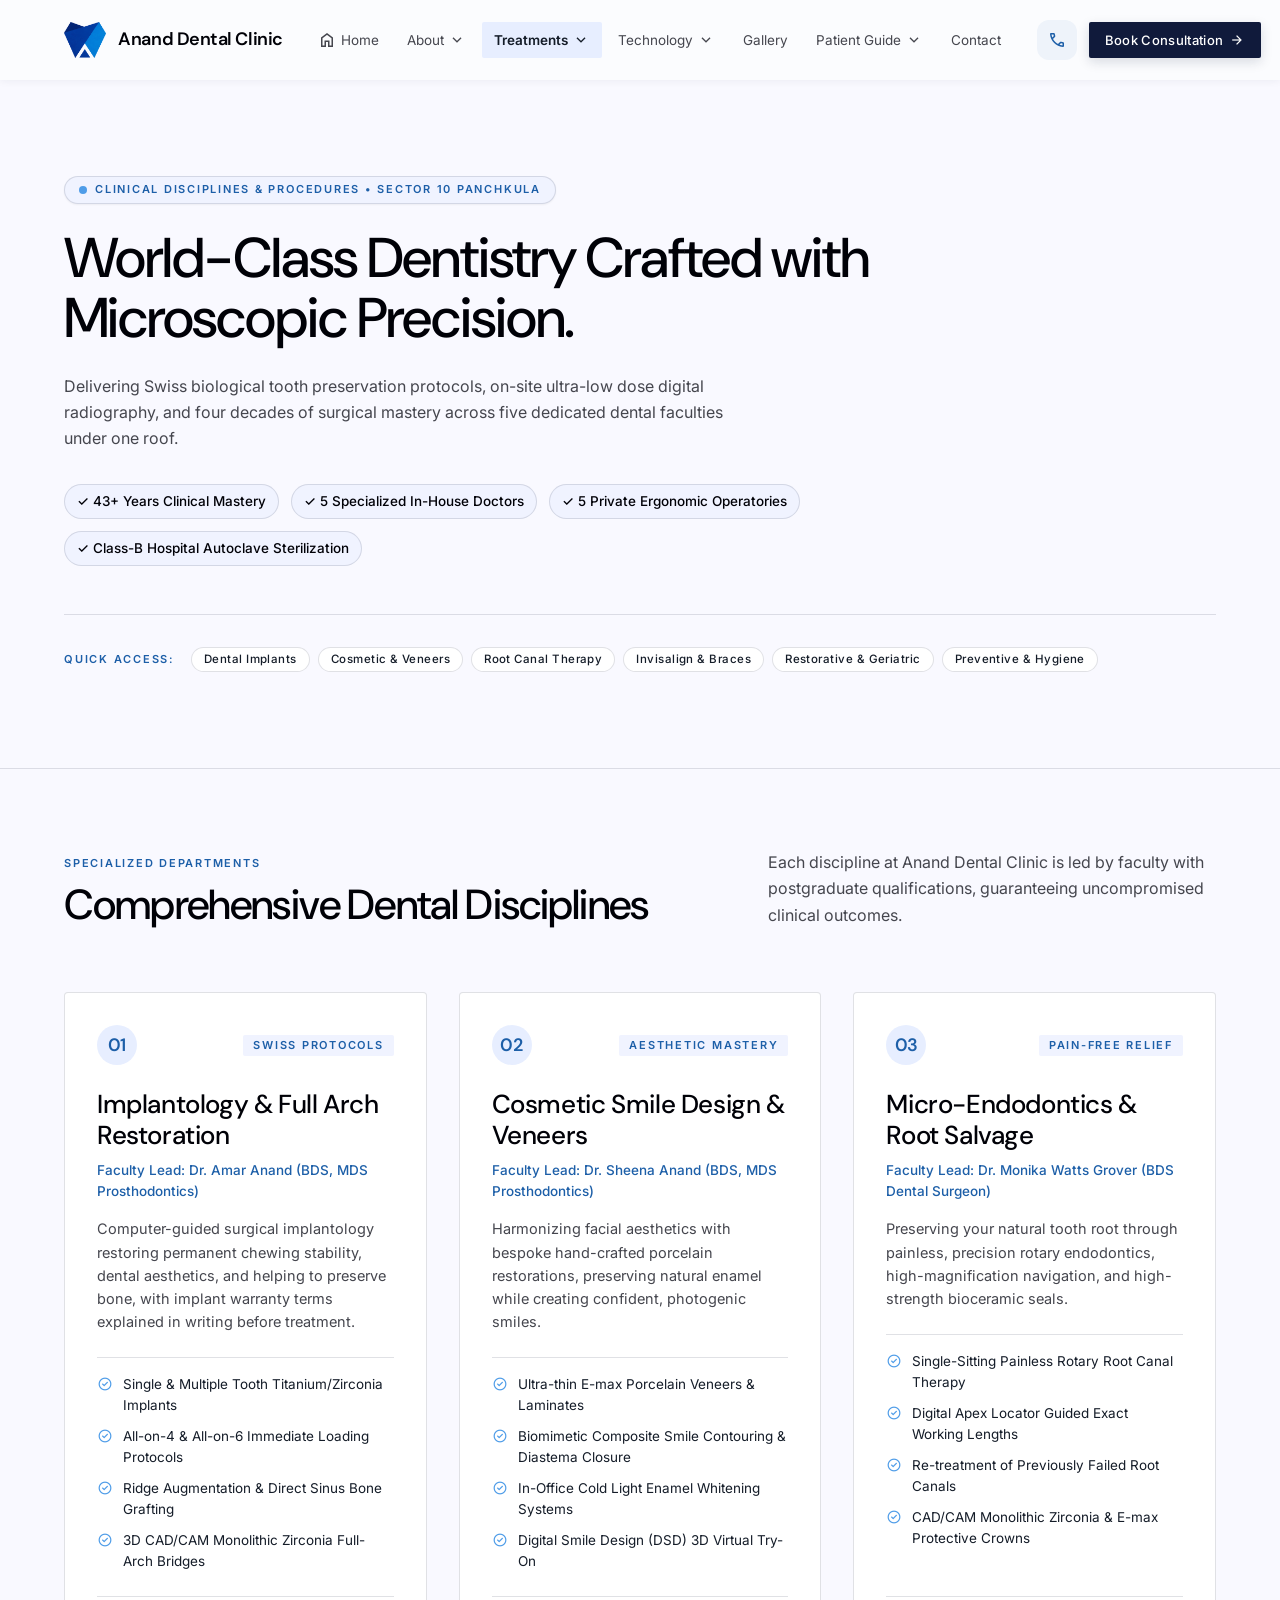
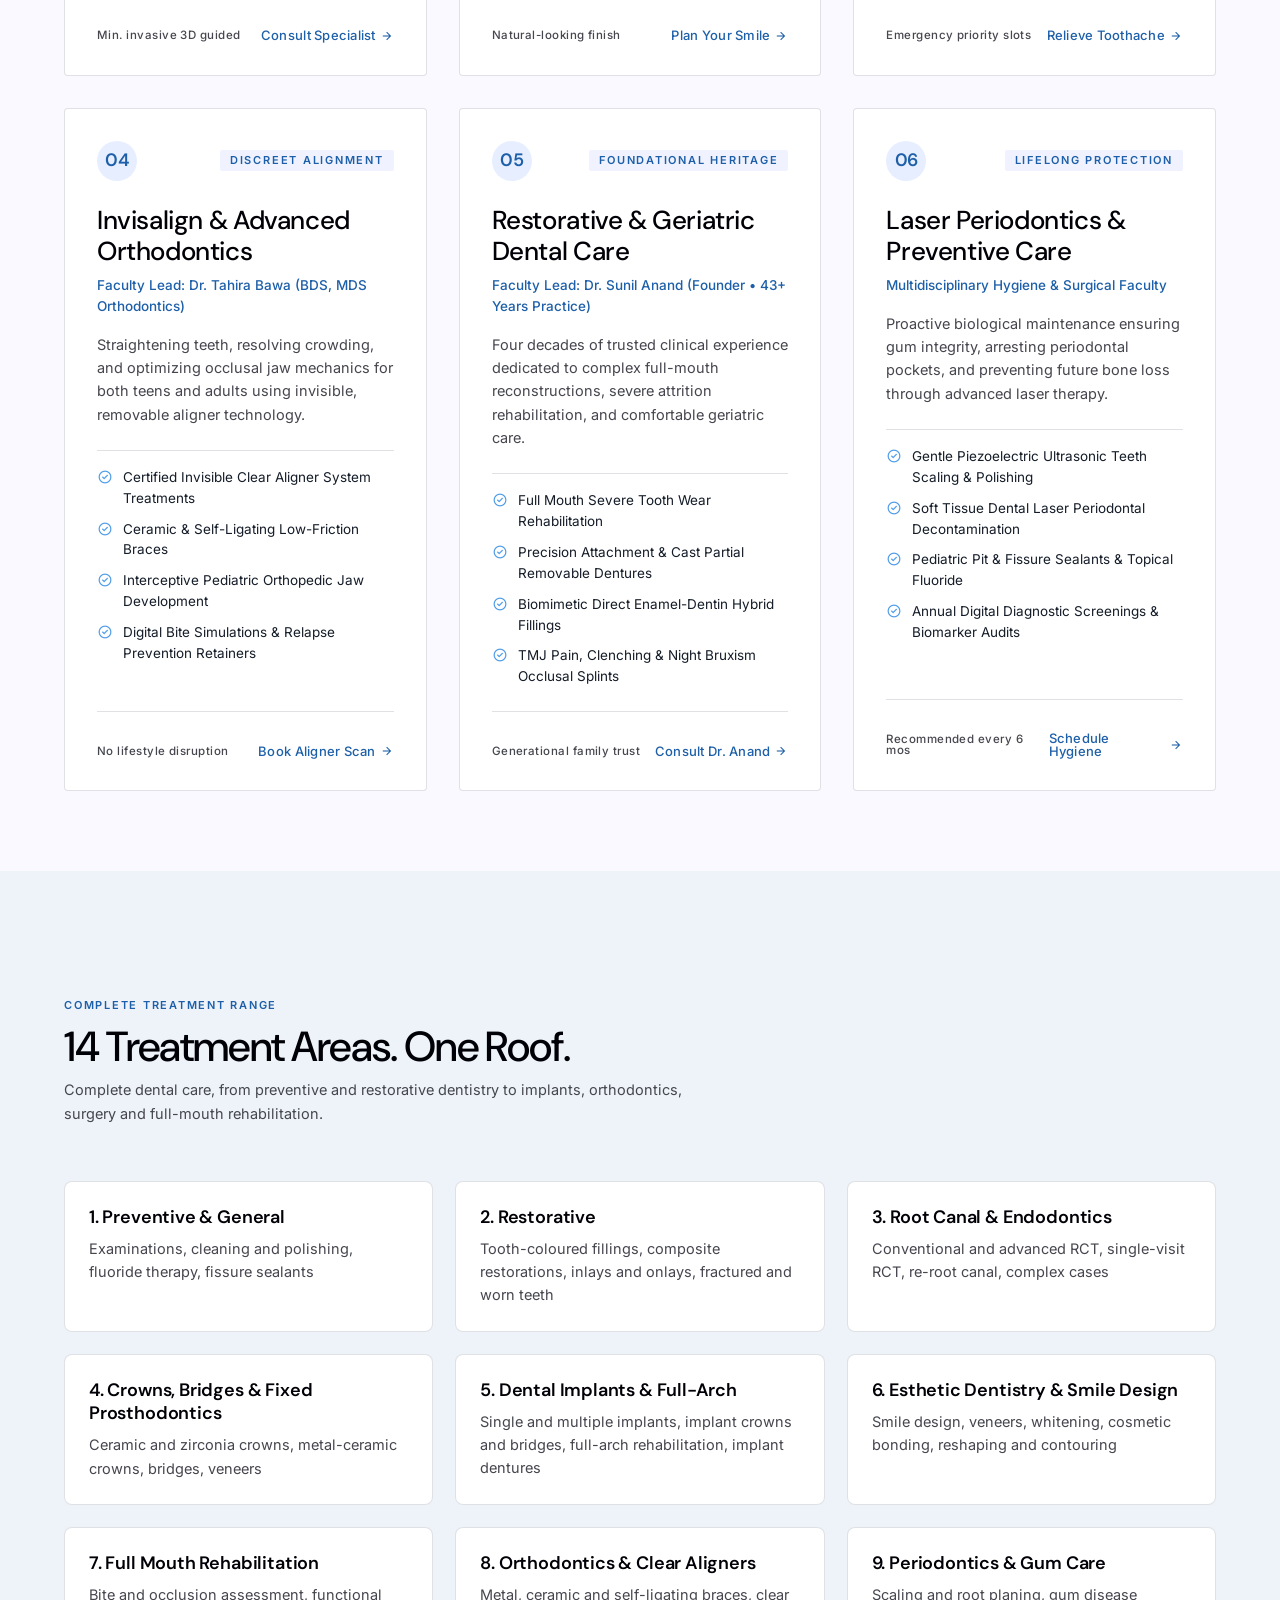
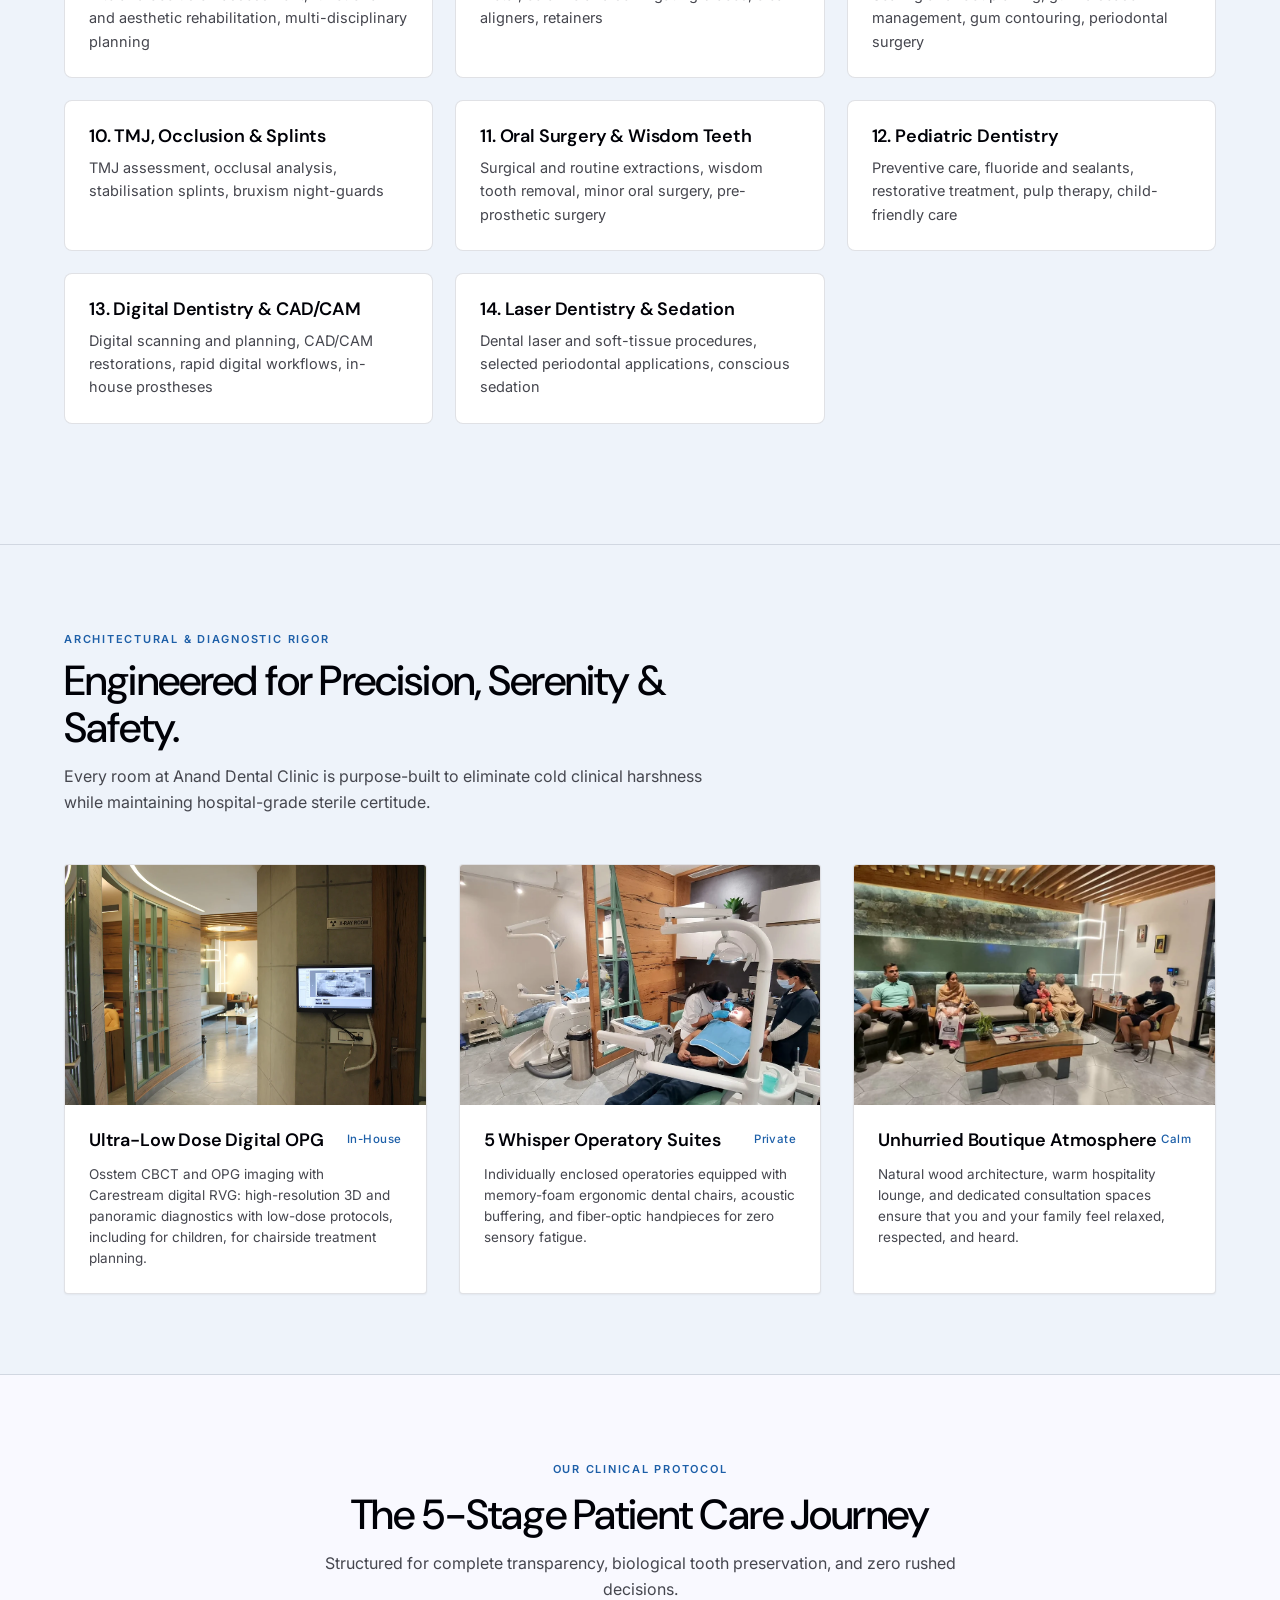
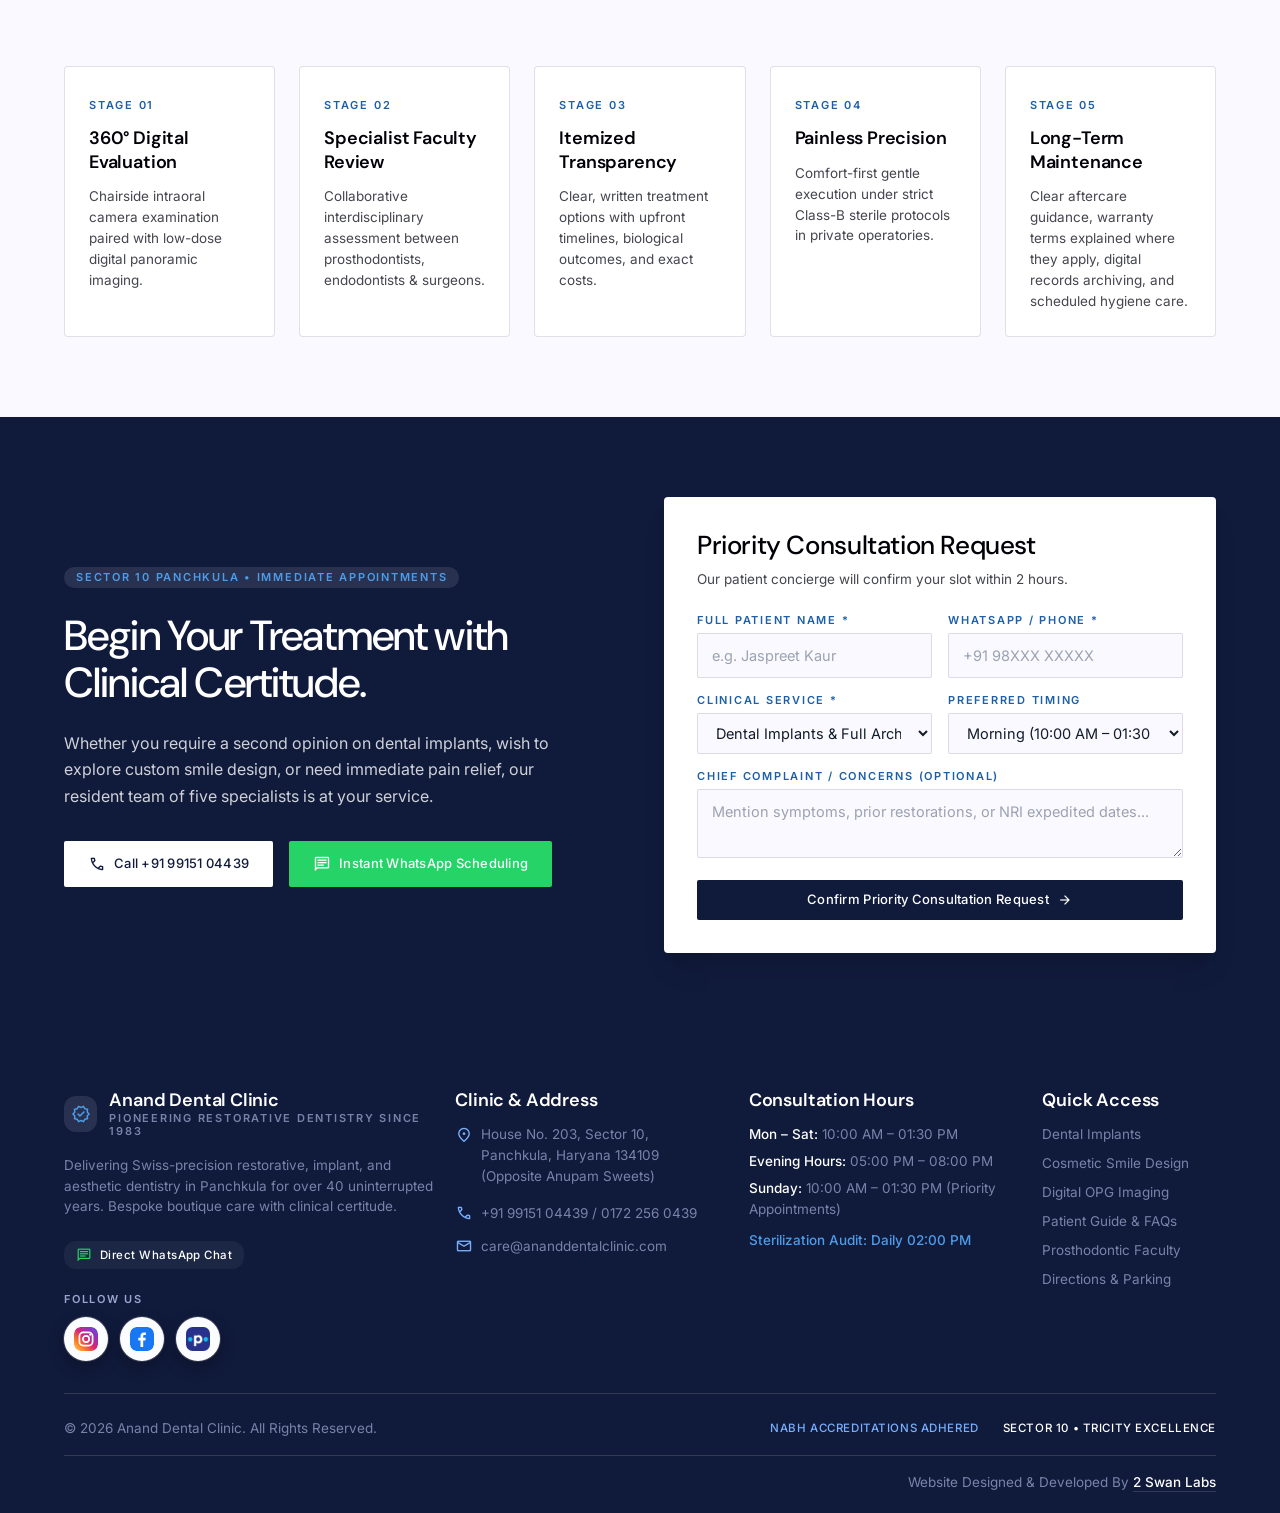
<file: procedures.html>
<!DOCTYPE html>

<html lang="en"><head><meta charset="utf-8"/><meta content="width=device-width, initial-scale=1.0" name="viewport"/><meta content="web_standard" name="shell-type"/><title>Treatments &amp; Procedures | Anand Dental Clinic, Panchkula</title><meta name="description" content="Implants, cosmetic smile design, endodontics, orthodontics, restorative and preventive dentistry led by specialist faculty in Panchkula."/><link href="https://fonts.googleapis.com/css2?family=DM+Sans:ital,opsz,wght@0,9..40,400..700;1,9..40,400..700&amp;family=Inter:wght@300;400;500;600;700&amp;display=swap" rel="stylesheet"/><link href="https://fonts.googleapis.com/css2?family=Material+Symbols+Outlined:opsz,wght,FILL,GRAD@20..48,100..700,0..1,-50..200&amp;display=block" rel="stylesheet"/><style>@layer base{html,body{margin:0;padding:0;}body{overscroll-behavior:none;}main>:first-child{margin-top:0!important;}main>:last-child{margin-bottom:0!important;}}::-webkit-scrollbar{display:none;}html{scroll-behavior:smooth;}[id]{scroll-margin-top:96px;}.material-symbols-outlined{display:inline-block;width:1em;height:1em;overflow:hidden;white-space:nowrap;line-height:1;vertical-align:middle;flex-shrink:0;}/*nav-dd*/.nav-dd .nav-panel{visibility:hidden;opacity:0;transform:translate(-50%,4px);transition:opacity .18s ease,transform .18s ease,visibility .18s}.nav-dd:hover .nav-panel,.nav-dd:focus-within .nav-panel,.nav-dd.is-open .nav-panel{visibility:visible;opacity:1;transform:translate(-50%,0)}.nav-chev{transition:transform .18s ease}.nav-dd:hover .nav-chev,.nav-dd.is-open .nav-chev,.nav-dd:focus-within .nav-chev{transform:rotate(180deg)}/*end-nav-dd*/</style><link href="assets/styles.css" rel="stylesheet"/><link rel="icon" type="image/png" href="assets/logo-mark.png"/><style id="mobile-call">@media (max-width:479px){header>div.relative{gap:.5rem}header a[aria-label="Anand Dental Clinic home"]{gap:.5rem}header a[aria-label="Anand Dental Clinic home"] img{height:2rem}header a[aria-label="Anand Dental Clinic home"] .font-headline-sm{font-size:1rem}header>div.relative>div.shrink-0{gap:.5rem}}@media (max-width:359px){header a[aria-label="Anand Dental Clinic home"] .font-headline-sm{font-size:.875rem}}</style></head><body class="bg-surface font-body-md text-on-surface antialiased"><header class="fixed top-0 left-0 right-0 z-50 bg-surface-porcelain/90 backdrop-blur-xl shadow-[0_1px_8px_rgba(16,26,59,0.06)]"><div class="relative h-20 max-w-[1360px] mx-auto px-[clamp(1.25rem,5vw,4.5rem)] flex items-center justify-between gap-6"><a href="index.html" aria-label="Anand Dental Clinic home" class="flex items-center gap-3 shrink-0"><img alt="Anand Dental Clinic logo" class="h-9 w-auto object-contain" src="assets/logo-mark.png"/><span class="flex flex-col"><span class="font-headline-sm text-headline-sm text-primary tracking-tight whitespace-nowrap">Anand Dental Clinic</span><span class="hidden sm:block xl:hidden font-label-kicker text-label-kicker text-secondary uppercase whitespace-nowrap">Sector 10 Panchkula • Est. 1983</span></span></a><nav aria-label="Primary" class="hidden xl:flex items-center gap-1 whitespace-nowrap"><a href="index.html" aria-label="Home" title="Home" class="inline-flex items-center gap-1 pl-2.5 pr-3 py-2 rounded font-body-sm text-body-sm transition-colors text-on-surface-variant hover:text-on-surface hover:bg-surface-cream"><span class="material-symbols-outlined text-[20px]">home</span><span>Home</span></a><div class="nav-dd"><button type="button" aria-haspopup="true" aria-expanded="false" class="nav-trigger inline-flex items-center gap-1 px-3 py-2 rounded font-body-sm text-body-sm transition-colors text-on-surface-variant hover:text-on-surface hover:bg-surface-cream">About<span class="nav-chev material-symbols-outlined text-[18px]">expand_more</span></button><div class="nav-panel absolute left-1/2 top-[58px] pt-[22px] z-50"><div style="width:1086px" class="max-w-[calc(100vw-2rem)] whitespace-normal p-2 rounded-lg bg-surface-porcelain border border-border-hairline shadow-[0_10px_26px_rgba(16,26,59,0.18),0_2px_6px_rgba(16,26,59,0.08)]"><div class="grid gap-1 items-stretch" style="grid-template-columns:repeat(5,minmax(0,1fr))"><a href="about.html" class="group block p-1.5 rounded-lg hover:bg-surface-cream transition-colors"><span class="block overflow-hidden rounded-lg aspect-[8/5] bg-surface-container"><img alt="" data-src="assets/nav-story.png" width="360" height="225" decoding="async" class="w-full h-full object-cover transition-transform duration-500 group-hover:scale-105"/></span><span class="block mt-2 px-1 font-body-md text-body-md text-on-surface font-medium">Our Story &amp; Heritage</span></a><a href="about.html#specialists" class="group block p-1.5 rounded-lg hover:bg-surface-cream transition-colors"><span class="block overflow-hidden rounded-lg aspect-[8/5] bg-surface-container"><img alt="" data-src="assets/nav-doctors.png" width="360" height="225" decoding="async" class="w-full h-full object-cover transition-transform duration-500 group-hover:scale-105"/></span><span class="block mt-2 px-1 font-body-md text-body-md text-on-surface font-medium">Doctors &amp; Specialists</span></a><a href="about.html#philosophy" class="group block p-1.5 rounded-lg hover:bg-surface-cream transition-colors"><span class="block overflow-hidden rounded-lg aspect-[8/5] bg-surface-container"><img alt="" data-src="assets/nav-philosophy.png" width="360" height="225" decoding="async" class="w-full h-full object-cover transition-transform duration-500 group-hover:scale-105"/></span><span class="block mt-2 px-1 font-body-md text-body-md text-on-surface font-medium">Our Philosophy</span></a><a href="about.html#clinical-excellence" class="group block p-1.5 rounded-lg hover:bg-surface-cream transition-colors"><span class="block overflow-hidden rounded-lg aspect-[8/5] bg-surface-container"><img alt="" data-src="assets/nav-excellence.png" width="360" height="225" decoding="async" class="w-full h-full object-cover transition-transform duration-500 group-hover:scale-105"/></span><span class="block mt-2 px-1 font-body-md text-body-md text-on-surface font-medium">Clinical Excellence</span></a><a href="about.html#responsible" class="group block p-1.5 rounded-lg hover:bg-surface-cream transition-colors"><span class="block overflow-hidden rounded-lg aspect-[8/5] bg-surface-container"><img alt="" data-src="assets/nav-responsible.png" width="360" height="225" decoding="async" class="w-full h-full object-cover transition-transform duration-500 group-hover:scale-105"/></span><span class="block mt-2 px-1 font-body-md text-body-md text-on-surface font-medium">Responsible Practice</span></a></div></div></div></div><div class="nav-dd"><button type="button" aria-haspopup="true" aria-expanded="false" class="nav-trigger inline-flex items-center gap-1 px-3 py-2 rounded font-body-sm text-body-sm transition-colors bg-surface-container text-on-surface font-semibold">Treatments<span class="nav-chev material-symbols-outlined text-[18px]">expand_more</span></button><div class="nav-panel absolute left-1/2 top-[58px] pt-[22px] z-50"><div class="w-[1140px] max-w-[calc(100vw-2rem)] whitespace-normal p-2 rounded-lg bg-surface-porcelain border border-border-hairline shadow-[0_10px_26px_rgba(16,26,59,0.18),0_2px_6px_rgba(16,26,59,0.08)]"><div class="grid grid-cols-[repeat(6,minmax(0,1fr))_104px] gap-1 items-stretch"><a href="procedures.html#implants" class="group block p-1.5 rounded-lg hover:bg-surface-cream transition-colors"><span class="block overflow-hidden rounded-lg aspect-[8/5] bg-surface-container"><img alt="" data-src="assets/nav-implants.png" width="360" height="225" decoding="async" class="w-full h-full object-cover transition-transform duration-500 group-hover:scale-105"/></span><span class="block mt-2 px-1 font-body-md text-body-md text-on-surface font-medium">Dental Implants &amp; Full Arch</span></a><a href="procedures.html#cosmetic" class="group block p-1.5 rounded-lg hover:bg-surface-cream transition-colors"><span class="block overflow-hidden rounded-lg aspect-[8/5] bg-surface-container"><img alt="" data-src="assets/nav-cosmetic.png" width="360" height="225" decoding="async" class="w-full h-full object-cover transition-transform duration-500 group-hover:scale-105"/></span><span class="block mt-2 px-1 font-body-md text-body-md text-on-surface font-medium">Cosmetic Smile Design</span></a><a href="procedures.html#endodontics" class="group block p-1.5 rounded-lg hover:bg-surface-cream transition-colors"><span class="block overflow-hidden rounded-lg aspect-[8/5] bg-surface-container"><img alt="" data-src="assets/nav-endo.png" width="360" height="225" decoding="async" class="w-full h-full object-cover transition-transform duration-500 group-hover:scale-105"/></span><span class="block mt-2 px-1 font-body-md text-body-md text-on-surface font-medium">Endodontics &amp; Root Canal</span></a><a href="procedures.html#ortho" class="group block p-1.5 rounded-lg hover:bg-surface-cream transition-colors"><span class="block overflow-hidden rounded-lg aspect-[8/5] bg-surface-container"><img alt="" data-src="assets/nav-ortho.png" width="360" height="225" decoding="async" class="w-full h-full object-cover transition-transform duration-500 group-hover:scale-105"/></span><span class="block mt-2 px-1 font-body-md text-body-md text-on-surface font-medium">Invisalign &amp; Orthodontics</span></a><a href="procedures.html#restorative" class="group block p-1.5 rounded-lg hover:bg-surface-cream transition-colors"><span class="block overflow-hidden rounded-lg aspect-[8/5] bg-surface-container"><img alt="" data-src="assets/nav-restorative.png" width="360" height="225" decoding="async" class="w-full h-full object-cover transition-transform duration-500 group-hover:scale-105"/></span><span class="block mt-2 px-1 font-body-md text-body-md text-on-surface font-medium">Restorative &amp; Geriatric</span></a><a href="procedures.html#preventive" class="group block p-1.5 rounded-lg hover:bg-surface-cream transition-colors"><span class="block overflow-hidden rounded-lg aspect-[8/5] bg-surface-container"><img alt="" data-src="assets/nav-preventive.png" width="360" height="225" decoding="async" class="w-full h-full object-cover transition-transform duration-500 group-hover:scale-105"/></span><span class="block mt-2 px-1 font-body-md text-body-md text-on-surface font-medium">Preventive &amp; Laser Care</span></a><a href="procedures.html" class="flex flex-col items-center justify-center gap-2 p-3 rounded-lg bg-primary-container text-on-primary hover:bg-primary transition-colors text-center"><span class="material-symbols-outlined text-[22px]">arrow_forward</span><span class="font-label-btn text-label-btn">View All Treatments</span></a></div></div></div></div><div class="nav-dd relative"><button type="button" aria-haspopup="true" aria-expanded="false" class="nav-trigger inline-flex items-center gap-1 px-3 py-2 rounded font-body-sm text-body-sm transition-colors text-on-surface-variant hover:text-on-surface hover:bg-surface-cream">Technology<span class="nav-chev material-symbols-outlined text-[18px]">expand_more</span></button><div class="nav-panel absolute left-1/2 top-full pt-3 z-50"><div style="width:444px" class="max-w-[calc(100vw-2rem)] whitespace-normal p-2 rounded-lg bg-surface-porcelain border border-border-hairline shadow-[0_10px_26px_rgba(16,26,59,0.18),0_2px_6px_rgba(16,26,59,0.08)]"><div class="grid gap-1 items-stretch" style="grid-template-columns:repeat(2,minmax(0,1fr))"><a href="technology.html" class="group block p-1.5 rounded-lg hover:bg-surface-cream transition-colors"><span class="block overflow-hidden rounded-lg aspect-[8/5] bg-surface-container"><img alt="" data-src="assets/nav-clinic.png" width="360" height="225" decoding="async" class="w-full h-full object-cover transition-transform duration-500 group-hover:scale-105"/></span><span class="block mt-2 px-1 font-body-md text-body-md text-on-surface font-medium">Clinic &amp; Technology</span></a><a href="hygiene-safety.html" class="group block p-1.5 rounded-lg hover:bg-surface-cream transition-colors"><span class="block overflow-hidden rounded-lg aspect-[8/5] bg-surface-container"><img alt="" data-src="assets/nav-hygiene.png" width="360" height="225" decoding="async" class="w-full h-full object-cover transition-transform duration-500 group-hover:scale-105"/></span><span class="block mt-2 px-1 font-body-md text-body-md text-on-surface font-medium">Hygiene &amp; Safety</span></a></div></div></div></div><a href="gallery.html" class="inline-flex items-center gap-1 px-3 py-2 rounded font-body-sm text-body-sm transition-colors text-on-surface-variant hover:text-on-surface hover:bg-surface-cream">Gallery</a><div class="nav-dd relative"><button type="button" aria-haspopup="true" aria-expanded="false" class="nav-trigger inline-flex items-center gap-1 px-3 py-2 rounded font-body-sm text-body-sm transition-colors text-on-surface-variant hover:text-on-surface hover:bg-surface-cream">Patient Guide<span class="nav-chev material-symbols-outlined text-[18px]">expand_more</span></button><div class="nav-panel absolute left-1/2 top-full pt-3 z-50"><div style="width:444px" class="max-w-[calc(100vw-2rem)] whitespace-normal p-2 rounded-lg bg-surface-porcelain border border-border-hairline shadow-[0_10px_26px_rgba(16,26,59,0.18),0_2px_6px_rgba(16,26,59,0.08)]"><div class="grid gap-1 items-stretch" style="grid-template-columns:repeat(2,minmax(0,1fr))"><a href="patient-guide.html" class="group block p-1.5 rounded-lg hover:bg-surface-cream transition-colors"><span class="block overflow-hidden rounded-lg aspect-[8/5] bg-surface-container"><img alt="" data-src="assets/nav-guide.png" width="360" height="225" decoding="async" class="w-full h-full object-cover transition-transform duration-500 group-hover:scale-105"/></span><span class="block mt-2 px-1 font-body-md text-body-md text-on-surface font-medium">Patient Guide &amp; FAQs</span></a><a href="reviews.html" class="group block p-1.5 rounded-lg hover:bg-surface-cream transition-colors"><span class="block overflow-hidden rounded-lg aspect-[8/5] bg-surface-container"><img alt="" data-src="assets/nav-reviews.png" width="360" height="225" decoding="async" class="w-full h-full object-cover transition-transform duration-500 group-hover:scale-105"/></span><span class="block mt-2 px-1 font-body-md text-body-md text-on-surface font-medium">Patient Reviews</span></a></div></div></div></div><a href="contact.html" class="inline-flex items-center gap-1 px-3 py-2 rounded font-body-sm text-body-sm transition-colors text-on-surface-variant hover:text-on-surface hover:bg-surface-cream">Contact</a></nav><div class="flex items-center gap-3 shrink-0"><a class="flex items-center justify-center w-10 h-10 rounded-full bg-surface-cream text-secondary hover:bg-surface-container transition-colors" href="tel:+919915104439" aria-label="Call +91 99151 04439" title="Call +91 99151 04439"><span class="material-symbols-outlined text-[20px]">call</span></a><a class="hidden md:inline-flex whitespace-nowrap items-center justify-center px-4 py-2.5 rounded bg-primary-container text-on-primary font-label-btn text-label-btn tracking-wide shadow-[0_4px_12px_rgba(16,26,59,0.15)] hover:bg-primary transition-all duration-200 hover:-translate-y-0.5" href="contact.html#booking"><span>Book Consultation</span><span class="material-symbols-outlined text-[16px] ml-1.5">arrow_forward</span></a><button id="menu-btn" type="button" aria-label="Open menu" aria-expanded="false" class="xl:hidden w-10 h-10 rounded-full bg-primary-container flex items-center justify-center"><span class="material-symbols-outlined text-on-primary text-[22px]">menu</span></button></div></div><div id="mobile-menu" class="hidden xl:hidden border-t border-border-hairline bg-surface-porcelain max-h-[calc(100vh-5rem)] overflow-y-auto"><div class="max-w-[1360px] mx-auto px-margin py-2 flex flex-col"><a href="index.html" class="flex items-center gap-2 py-3 border-b border-border-hairline font-body-md text-body-md text-on-surface"><span class="material-symbols-outlined text-[20px]">home</span>Home</a><details class="group border-b border-border-hairline"><summary class="flex items-center justify-between py-3 cursor-pointer list-none [&::-webkit-details-marker]:hidden font-body-md text-body-md text-on-surface">About<span class="material-symbols-outlined text-[20px] transition-transform group-open:rotate-180">expand_more</span></summary><div class="pb-2 pl-1 flex flex-col"><a href="about.html" class="flex items-center gap-3 py-2"><img alt="" data-src="assets/nav-story.png" width="360" height="225" decoding="async" class="w-14 h-9 rounded object-cover shrink-0"/><span class="font-body-sm text-body-sm text-on-surface">Our Story &amp; Heritage</span></a><a href="about.html#specialists" class="flex items-center gap-3 py-2"><img alt="" data-src="assets/nav-doctors.png" width="360" height="225" decoding="async" class="w-14 h-9 rounded object-cover shrink-0"/><span class="font-body-sm text-body-sm text-on-surface">Doctors &amp; Specialists</span></a><a href="about.html#philosophy" class="flex items-center gap-3 py-2"><img alt="" data-src="assets/nav-philosophy.png" width="360" height="225" decoding="async" class="w-14 h-9 rounded object-cover shrink-0"/><span class="font-body-sm text-body-sm text-on-surface">Our Philosophy</span></a><a href="about.html#clinical-excellence" class="flex items-center gap-3 py-2"><img alt="" data-src="assets/nav-excellence.png" width="360" height="225" decoding="async" class="w-14 h-9 rounded object-cover shrink-0"/><span class="font-body-sm text-body-sm text-on-surface">Clinical Excellence</span></a><a href="about.html#responsible" class="flex items-center gap-3 py-2"><img alt="" data-src="assets/nav-responsible.png" width="360" height="225" decoding="async" class="w-14 h-9 rounded object-cover shrink-0"/><span class="font-body-sm text-body-sm text-on-surface">Responsible Practice</span></a></div></details><details class="group border-b border-border-hairline"><summary class="flex items-center justify-between py-3 cursor-pointer list-none [&::-webkit-details-marker]:hidden font-body-md text-body-md text-on-surface">Treatments<span class="material-symbols-outlined text-[20px] transition-transform group-open:rotate-180">expand_more</span></summary><div class="pb-2 pl-1 flex flex-col"><a href="procedures.html#implants" class="flex items-center gap-3 py-2"><img alt="" data-src="assets/nav-implants.png" width="360" height="225" decoding="async" class="w-14 h-9 rounded object-cover shrink-0"/><span class="font-body-sm text-body-sm text-on-surface">Dental Implants &amp; Full Arch</span></a><a href="procedures.html#cosmetic" class="flex items-center gap-3 py-2"><img alt="" data-src="assets/nav-cosmetic.png" width="360" height="225" decoding="async" class="w-14 h-9 rounded object-cover shrink-0"/><span class="font-body-sm text-body-sm text-on-surface">Cosmetic Smile Design</span></a><a href="procedures.html#endodontics" class="flex items-center gap-3 py-2"><img alt="" data-src="assets/nav-endo.png" width="360" height="225" decoding="async" class="w-14 h-9 rounded object-cover shrink-0"/><span class="font-body-sm text-body-sm text-on-surface">Endodontics &amp; Root Canal</span></a><a href="procedures.html#ortho" class="flex items-center gap-3 py-2"><img alt="" data-src="assets/nav-ortho.png" width="360" height="225" decoding="async" class="w-14 h-9 rounded object-cover shrink-0"/><span class="font-body-sm text-body-sm text-on-surface">Invisalign &amp; Orthodontics</span></a><a href="procedures.html#restorative" class="flex items-center gap-3 py-2"><img alt="" data-src="assets/nav-restorative.png" width="360" height="225" decoding="async" class="w-14 h-9 rounded object-cover shrink-0"/><span class="font-body-sm text-body-sm text-on-surface">Restorative &amp; Geriatric</span></a><a href="procedures.html#preventive" class="flex items-center gap-3 py-2"><img alt="" data-src="assets/nav-preventive.png" width="360" height="225" decoding="async" class="w-14 h-9 rounded object-cover shrink-0"/><span class="font-body-sm text-body-sm text-on-surface">Preventive &amp; Laser Care</span></a><a href="procedures.html" class="py-2 font-label-btn text-label-btn text-secondary">View All Treatments</a></div></details><details class="group border-b border-border-hairline"><summary class="flex items-center justify-between py-3 cursor-pointer list-none [&::-webkit-details-marker]:hidden font-body-md text-body-md text-on-surface">Technology<span class="material-symbols-outlined text-[20px] transition-transform group-open:rotate-180">expand_more</span></summary><div class="pb-2 pl-1 flex flex-col"><a href="technology.html" class="flex items-center gap-3 py-2"><img alt="" data-src="assets/nav-clinic.png" width="360" height="225" decoding="async" class="w-14 h-9 rounded object-cover shrink-0"/><span class="font-body-sm text-body-sm text-on-surface">Clinic &amp; Technology</span></a><a href="hygiene-safety.html" class="flex items-center gap-3 py-2"><img alt="" data-src="assets/nav-hygiene.png" width="360" height="225" decoding="async" class="w-14 h-9 rounded object-cover shrink-0"/><span class="font-body-sm text-body-sm text-on-surface">Hygiene &amp; Safety</span></a></div></details><a href="gallery.html" class="py-3 border-b border-border-hairline font-body-md text-body-md text-on-surface">Gallery</a><details class="group border-b border-border-hairline"><summary class="flex items-center justify-between py-3 cursor-pointer list-none [&::-webkit-details-marker]:hidden font-body-md text-body-md text-on-surface">Patient Guide<span class="material-symbols-outlined text-[20px] transition-transform group-open:rotate-180">expand_more</span></summary><div class="pb-2 pl-1 flex flex-col"><a href="patient-guide.html" class="flex items-center gap-3 py-2"><img alt="" data-src="assets/nav-guide.png" width="360" height="225" decoding="async" class="w-14 h-9 rounded object-cover shrink-0"/><span class="font-body-sm text-body-sm text-on-surface">Patient Guide &amp; FAQs</span></a><a href="reviews.html" class="flex items-center gap-3 py-2"><img alt="" data-src="assets/nav-reviews.png" width="360" height="225" decoding="async" class="w-14 h-9 rounded object-cover shrink-0"/><span class="font-body-sm text-body-sm text-on-surface">Patient Reviews</span></a></div></details><a href="contact.html" class="py-3 border-b border-border-hairline font-body-md text-body-md text-on-surface">Contact</a><a href="contact.html#booking" class="mt-4 inline-flex items-center justify-center px-4 py-3 rounded bg-primary-container text-on-primary font-label-btn text-label-btn">Book Consultation</a><a href="tel:+919915104439" class="py-3 text-center font-label-btn text-label-btn text-secondary">Call +91 99151 04439</a><div class="mm-info"><a class="mm-addr" href="https://maps.google.com/?q=Anand+Dental+Clinic+Sector+10+Panchkula" target="_blank" rel="noopener noreferrer" aria-label="Get directions to Anand Dental Clinic"><span class="material-symbols-outlined mm-pin">location_on</span><span class="mm-addr-t"><b>Anand Dental Clinic</b>House No. 203, Sector 10, Panchkula,<br/>Haryana 134109 (Opposite Anupam Sweets)<em>Get directions</em></span></a><div class="mm-soc"><span class="mm-soc-h">Follow us</span><a class="mm-s" href="https://www.instagram.com/anand_dental_clinic_/?hl=en" target="_blank" rel="noopener noreferrer" aria-label="Instagram"><svg  viewBox="0 0 24 24" aria-hidden="true" focusable="false"><defs><linearGradient id="igg23" x1="0" y1="1" x2="1" y2="0"><stop offset="0" stop-color="#FEDA75"/><stop offset=".25" stop-color="#FA7E1E"/><stop offset=".5" stop-color="#D62976"/><stop offset=".75" stop-color="#962FBF"/><stop offset="1" stop-color="#4F5BD5"/></linearGradient></defs><rect width="24" height="24" rx="6.5" fill="url(#igg23)"/><rect x="5.4" y="5.4" width="13.2" height="13.2" rx="3.9" fill="none" stroke="#fff" stroke-width="1.7"/><circle cx="12" cy="12" r="3.15" fill="none" stroke="#fff" stroke-width="1.7"/><circle cx="16.15" cy="7.85" r="1" fill="#fff"/></svg></a><a class="mm-s" href="https://www.facebook.com/ananddentalpkl/" target="_blank" rel="noopener noreferrer" aria-label="Facebook"><svg  viewBox="0 0 24 24" aria-hidden="true" focusable="false"><rect width="24" height="24" rx="6.5" fill="#1877F2"/><path d="M13.2 20v-6.6h2.2l.35-2.6H13.2V9.2c0-.75.2-1.25 1.28-1.25h1.37V5.6c-.24-.03-1.05-.1-2-.1-1.98 0-3.34 1.2-3.34 3.43v1.9H8.3v2.6h2.2V20z" fill="#fff"/></svg></a><a class="mm-s" href="https://www.practo.com/panchkula/clinic/anand-dental-clinic-sector-10" target="_blank" rel="noopener noreferrer" aria-label="Practo"><img src="assets/practo-logo.png" alt="" width="64" height="64" loading="lazy" decoding="async"/></a></div></div></div></div></header><main class="w-full pt-20 bg-surface">
<!-- HERO SECTION -->
<section class="relative w-full overflow-hidden bg-surface py-16 lg:py-24 border-b border-border-hairline">
<div class="max-w-[1360px] mx-auto px-margin relative z-10">
<div class="max-w-4xl space-y-6">
<div class="inline-flex items-center gap-2 px-3.5 py-1.5 rounded-[9999px] bg-surface-container-low border border-border-hairline shadow-sm">
<span class="w-2 h-2 rounded-[9999px] bg-accent-electric animate-pulse"></span>
<span class="text-secondary uppercase font-label-kicker text-label-kicker">
              Clinical Disciplines &amp; Procedures • Sector 10 Panchkula
            </span>
</div>
<h1 class="text-primary font-display-hero text-display-hero-mobile md:text-display-hero">
            World-Class Dentistry Crafted with Microscopic Precision.
          </h1>
<p class="text-on-surface-variant max-w-2xl font-body-lead text-body-lead">
            Delivering Swiss biological tooth preservation protocols, on-site ultra-low dose digital radiography, and four decades of surgical mastery across five dedicated dental faculties under one roof.
          </p>
<div class="pt-2 flex flex-wrap items-center gap-3 text-on-surface-variant font-medium font-body-sm text-body-sm">
<span class="px-3 py-1.5 rounded-[9999px] bg-surface-container-low border border-border-hairline text-primary">✓ 43+ Years Clinical Mastery</span>
<span class="px-3 py-1.5 rounded-[9999px] bg-surface-container-low border border-border-hairline text-primary">✓ 5 Specialized In-House Doctors</span>
<span class="px-3 py-1.5 rounded-[9999px] bg-surface-container-low border border-border-hairline text-primary">✓ 5 Private Ergonomic Operatories</span>
<span class="px-3 py-1.5 rounded-[9999px] bg-surface-container-low border border-border-hairline text-primary">✓ Class-B Hospital Autoclave Sterilization</span>
</div>
</div>
<!-- QUICK NAV ANCHORS -->
<div class="mt-12 pt-8 border-t border-border-hairline flex flex-wrap items-center gap-2">
<span class="uppercase text-secondary mr-2 font-label-kicker text-label-kicker">Quick Access:</span>
<a class="px-3 py-1.5 rounded-[9999px] bg-white hover:bg-surface-container border border-border-hairline text-on-surface transition-colors font-label-pill text-label-pill" href="#implants">Dental Implants</a>
<a class="px-3 py-1.5 rounded-[9999px] bg-white hover:bg-surface-container border border-border-hairline text-on-surface transition-colors font-label-pill text-label-pill" href="#cosmetic">Cosmetic &amp; Veneers</a>
<a class="px-3 py-1.5 rounded-[9999px] bg-white hover:bg-surface-container border border-border-hairline text-on-surface transition-colors font-label-pill text-label-pill" href="#endodontics">Root Canal Therapy</a>
<a class="px-3 py-1.5 rounded-[9999px] bg-white hover:bg-surface-container border border-border-hairline text-on-surface transition-colors font-label-pill text-label-pill" href="#ortho">Invisalign &amp; Braces</a>
<a class="px-3 py-1.5 rounded-[9999px] bg-white hover:bg-surface-container border border-border-hairline text-on-surface transition-colors font-label-pill text-label-pill" href="#restorative">Restorative &amp; Geriatric</a>
<a class="px-3 py-1.5 rounded-[9999px] bg-white hover:bg-surface-container border border-border-hairline text-on-surface transition-colors font-label-pill text-label-pill" href="#preventive">Preventive &amp; Hygiene</a>
</div>
</div>
</section>
<!-- CORE CLINICAL DISCIPLINES GRID -->
<section class="py-20 bg-surface">
<div class="max-w-[1360px] mx-auto px-margin">
<div class="flex flex-col md:flex-row md:items-end justify-between mb-16 gap-6">
<div>
<span class="text-secondary uppercase font-label-kicker text-label-kicker">Specialized Departments</span>
<h2 class="text-primary mt-2 font-headline-xl text-headline-xl-mobile md:text-headline-xl">
              Comprehensive Dental Disciplines
            </h2>
</div>
<p class="text-on-surface-variant max-w-md font-body-lead text-body-lead">
            Each discipline at Anand Dental Clinic is led by faculty with postgraduate qualifications, guaranteeing uncompromised clinical outcomes.
          </p>
</div>
<div class="grid grid-cols-1 md:grid-cols-2 lg:grid-cols-3 gap-8">
<!-- 01: IMPLANTOLOGY -->
<div class="bg-white rounded-lg border border-border-hairline p-8 flex flex-col justify-between hover:shadow-lg transition-all duration-300" id="implants">
<div class="space-y-6">
<div class="flex items-center justify-between">
<span class="w-10 h-10 rounded-[9999px] bg-surface-container flex items-center justify-center text-secondary font-headline-sm text-headline-sm">01</span>
<span class="px-2.5 py-1 rounded bg-surface-container-low text-secondary uppercase font-label-kicker text-label-kicker">Swiss Protocols</span>
</div>
<div class="space-y-2">
<h3 class="text-primary font-headline-lg text-headline-lg">Implantology &amp; Full Arch Restoration</h3>
<p class="text-secondary font-medium font-body-sm text-body-sm">Faculty Lead: Dr. Amar Anand (BDS, MDS Prosthodontics)</p>
<p class="text-on-surface-variant pt-2 font-body-md text-body-md">
                  Computer-guided surgical implantology restoring permanent chewing stability, dental aesthetics, and helping to preserve bone, with implant warranty terms explained in writing before treatment.
                </p>
</div>
<div class="space-y-2.5 pt-4 border-t border-border-hairline">
<div class="flex items-start gap-2.5 text-on-surface font-body-sm text-body-sm">
<span class="material-symbols-outlined text-[16px] text-accent-electric mt-0.5">check_circle</span>
<span>Single &amp; Multiple Tooth Titanium/Zirconia Implants</span>
</div>
<div class="flex items-start gap-2.5 text-on-surface font-body-sm text-body-sm">
<span class="material-symbols-outlined text-[16px] text-accent-electric mt-0.5">check_circle</span>
<span>All-on-4 &amp; All-on-6 Immediate Loading Protocols</span>
</div>
<div class="flex items-start gap-2.5 text-on-surface font-body-sm text-body-sm">
<span class="material-symbols-outlined text-[16px] text-accent-electric mt-0.5">check_circle</span>
<span>Ridge Augmentation &amp; Direct Sinus Bone Grafting</span>
</div>
<div class="flex items-start gap-2.5 text-on-surface font-body-sm text-body-sm">
<span class="material-symbols-outlined text-[16px] text-accent-electric mt-0.5">check_circle</span>
<span>3D CAD/CAM Monolithic Zirconia Full-Arch Bridges</span>
</div>
</div>
</div>
<div class="pt-8 mt-6 border-t border-border-hairline flex items-center justify-between">
<span class="text-on-surface-variant font-label-pill text-label-pill">Min. invasive 3D guided</span>
<a class="inline-flex items-center text-secondary hover:text-primary transition-colors font-label-btn text-label-btn" href="#book">
<span>Consult Specialist</span>
<span class="material-symbols-outlined text-[14px] ml-1">arrow_forward</span>
</a>
</div>
</div>
<!-- 02: COSMETIC & AESTHETIC DENTISTRY -->
<div class="bg-white rounded-lg border border-border-hairline p-8 flex flex-col justify-between hover:shadow-lg transition-all duration-300" id="cosmetic">
<div class="space-y-6">
<div class="flex items-center justify-between">
<span class="w-10 h-10 rounded-[9999px] bg-surface-container flex items-center justify-center text-secondary font-headline-sm text-headline-sm">02</span>
<span class="px-2.5 py-1 rounded bg-surface-container-low text-secondary uppercase font-label-kicker text-label-kicker">Aesthetic Mastery</span>
</div>
<div class="space-y-2">
<h3 class="text-primary font-headline-lg text-headline-lg">Cosmetic Smile Design &amp; Veneers</h3>
<p class="text-secondary font-medium font-body-sm text-body-sm">Faculty Lead: Dr. Sheena Anand (BDS, MDS Prosthodontics)</p>
<p class="text-on-surface-variant pt-2 font-body-md text-body-md">
                  Harmonizing facial aesthetics with bespoke hand-crafted porcelain restorations, preserving natural enamel while creating confident, photogenic smiles.
                </p>
</div>
<div class="space-y-2.5 pt-4 border-t border-border-hairline">
<div class="flex items-start gap-2.5 text-on-surface font-body-sm text-body-sm">
<span class="material-symbols-outlined text-[16px] text-accent-electric mt-0.5">check_circle</span>
<span>Ultra-thin E-max Porcelain Veneers &amp; Laminates</span>
</div>
<div class="flex items-start gap-2.5 text-on-surface font-body-sm text-body-sm">
<span class="material-symbols-outlined text-[16px] text-accent-electric mt-0.5">check_circle</span>
<span>Biomimetic Composite Smile Contouring &amp; Diastema Closure</span>
</div>
<div class="flex items-start gap-2.5 text-on-surface font-body-sm text-body-sm">
<span class="material-symbols-outlined text-[16px] text-accent-electric mt-0.5">check_circle</span>
<span>In-Office Cold Light Enamel Whitening Systems</span>
</div>
<div class="flex items-start gap-2.5 text-on-surface font-body-sm text-body-sm">
<span class="material-symbols-outlined text-[16px] text-accent-electric mt-0.5">check_circle</span>
<span>Digital Smile Design (DSD) 3D Virtual Try-On</span>
</div>
</div>
</div>
<div class="pt-8 mt-6 border-t border-border-hairline flex items-center justify-between">
<span class="text-on-surface-variant font-label-pill text-label-pill">Natural-looking finish</span>
<a class="inline-flex items-center text-secondary hover:text-primary transition-colors font-label-btn text-label-btn" href="#book">
<span>Plan Your Smile</span>
<span class="material-symbols-outlined text-[14px] ml-1">arrow_forward</span>
</a>
</div>
</div>
<!-- 03: MICROSCOPIC ENDODONTICS -->
<div class="bg-white rounded-lg border border-border-hairline p-8 flex flex-col justify-between hover:shadow-lg transition-all duration-300" id="endodontics">
<div class="space-y-6">
<div class="flex items-center justify-between">
<span class="w-10 h-10 rounded-[9999px] bg-surface-container flex items-center justify-center text-secondary font-headline-sm text-headline-sm">03</span>
<span class="px-2.5 py-1 rounded bg-surface-container-low text-secondary uppercase font-label-kicker text-label-kicker">Pain-Free Relief</span>
</div>
<div class="space-y-2">
<h3 class="text-primary font-headline-lg text-headline-lg">Micro-Endodontics &amp; Root Salvage</h3>
<p class="text-secondary font-medium font-body-sm text-body-sm">Faculty Lead: Dr. Monika Watts Grover (BDS Dental Surgeon)</p>
<p class="text-on-surface-variant pt-2 font-body-md text-body-md">
                  Preserving your natural tooth root through painless, precision rotary endodontics, high-magnification navigation, and high-strength bioceramic seals.
                </p>
</div>
<div class="space-y-2.5 pt-4 border-t border-border-hairline">
<div class="flex items-start gap-2.5 text-on-surface font-body-sm text-body-sm">
<span class="material-symbols-outlined text-[16px] text-accent-electric mt-0.5">check_circle</span>
<span>Single-Sitting Painless Rotary Root Canal Therapy</span>
</div>
<div class="flex items-start gap-2.5 text-on-surface font-body-sm text-body-sm">
<span class="material-symbols-outlined text-[16px] text-accent-electric mt-0.5">check_circle</span>
<span>Digital Apex Locator Guided Exact Working Lengths</span>
</div>
<div class="flex items-start gap-2.5 text-on-surface font-body-sm text-body-sm">
<span class="material-symbols-outlined text-[16px] text-accent-electric mt-0.5">check_circle</span>
<span>Re-treatment of Previously Failed Root Canals</span>
</div>
<div class="flex items-start gap-2.5 text-on-surface font-body-sm text-body-sm">
<span class="material-symbols-outlined text-[16px] text-accent-electric mt-0.5">check_circle</span>
<span>CAD/CAM Monolithic Zirconia &amp; E-max Protective Crowns</span>
</div>
</div>
</div>
<div class="pt-8 mt-6 border-t border-border-hairline flex items-center justify-between">
<span class="text-on-surface-variant font-label-pill text-label-pill">Emergency priority slots</span>
<a class="inline-flex items-center text-secondary hover:text-primary transition-colors font-label-btn text-label-btn" href="#book">
<span>Relieve Toothache</span>
<span class="material-symbols-outlined text-[14px] ml-1">arrow_forward</span>
</a>
</div>
</div>
<!-- 04: ORTHODONTICS & CLEAR ALIGNERS -->
<div class="bg-white rounded-lg border border-border-hairline p-8 flex flex-col justify-between hover:shadow-lg transition-all duration-300" id="ortho">
<div class="space-y-6">
<div class="flex items-center justify-between">
<span class="w-10 h-10 rounded-[9999px] bg-surface-container flex items-center justify-center text-secondary font-headline-sm text-headline-sm">04</span>
<span class="px-2.5 py-1 rounded bg-surface-container-low text-secondary uppercase font-label-kicker text-label-kicker">Discreet Alignment</span>
</div>
<div class="space-y-2">
<h3 class="text-primary font-headline-lg text-headline-lg">Invisalign &amp; Advanced Orthodontics</h3>
<p class="text-secondary font-medium font-body-sm text-body-sm">Faculty Lead: Dr. Tahira Bawa (BDS, MDS Orthodontics)</p>
<p class="text-on-surface-variant pt-2 font-body-md text-body-md">
                  Straightening teeth, resolving crowding, and optimizing occlusal jaw mechanics for both teens and adults using invisible, removable aligner technology.
                </p>
</div>
<div class="space-y-2.5 pt-4 border-t border-border-hairline">
<div class="flex items-start gap-2.5 text-on-surface font-body-sm text-body-sm">
<span class="material-symbols-outlined text-[16px] text-accent-electric mt-0.5">check_circle</span>
<span>Certified Invisible Clear Aligner System Treatments</span>
</div>
<div class="flex items-start gap-2.5 text-on-surface font-body-sm text-body-sm">
<span class="material-symbols-outlined text-[16px] text-accent-electric mt-0.5">check_circle</span>
<span>Ceramic &amp; Self-Ligating Low-Friction Braces</span>
</div>
<div class="flex items-start gap-2.5 text-on-surface font-body-sm text-body-sm">
<span class="material-symbols-outlined text-[16px] text-accent-electric mt-0.5">check_circle</span>
<span>Interceptive Pediatric Orthopedic Jaw Development</span>
</div>
<div class="flex items-start gap-2.5 text-on-surface font-body-sm text-body-sm">
<span class="material-symbols-outlined text-[16px] text-accent-electric mt-0.5">check_circle</span>
<span>Digital Bite Simulations &amp; Relapse Prevention Retainers</span>
</div>
</div>
</div>
<div class="pt-8 mt-6 border-t border-border-hairline flex items-center justify-between">
<span class="text-on-surface-variant font-label-pill text-label-pill">No lifestyle disruption</span>
<a class="inline-flex items-center text-secondary hover:text-primary transition-colors font-label-btn text-label-btn" href="#book">
<span>Book Aligner Scan</span>
<span class="material-symbols-outlined text-[14px] ml-1">arrow_forward</span>
</a>
</div>
</div>
<!-- 05: RESTORATIVE & GERIATRIC MASTERY -->
<div class="bg-white rounded-lg border border-border-hairline p-8 flex flex-col justify-between hover:shadow-lg transition-all duration-300" id="restorative">
<div class="space-y-6">
<div class="flex items-center justify-between">
<span class="w-10 h-10 rounded-[9999px] bg-surface-container flex items-center justify-center text-secondary font-headline-sm text-headline-sm">05</span>
<span class="px-2.5 py-1 rounded bg-surface-container-low text-secondary uppercase font-label-kicker text-label-kicker">Foundational Heritage</span>
</div>
<div class="space-y-2">
<h3 class="text-primary font-headline-lg text-headline-lg">Restorative &amp; Geriatric Dental Care</h3>
<p class="text-secondary font-medium font-body-sm text-body-sm">Faculty Lead: Dr. Sunil Anand (Founder • 43+ Years Practice)</p>
<p class="text-on-surface-variant pt-2 font-body-md text-body-md">
                  Four decades of trusted clinical experience dedicated to complex full-mouth reconstructions, severe attrition rehabilitation, and comfortable geriatric care.
                </p>
</div>
<div class="space-y-2.5 pt-4 border-t border-border-hairline">
<div class="flex items-start gap-2.5 text-on-surface font-body-sm text-body-sm">
<span class="material-symbols-outlined text-[16px] text-accent-electric mt-0.5">check_circle</span>
<span>Full Mouth Severe Tooth Wear Rehabilitation</span>
</div>
<div class="flex items-start gap-2.5 text-on-surface font-body-sm text-body-sm">
<span class="material-symbols-outlined text-[16px] text-accent-electric mt-0.5">check_circle</span>
<span>Precision Attachment &amp; Cast Partial Removable Dentures</span>
</div>
<div class="flex items-start gap-2.5 text-on-surface font-body-sm text-body-sm">
<span class="material-symbols-outlined text-[16px] text-accent-electric mt-0.5">check_circle</span>
<span>Biomimetic Direct Enamel-Dentin Hybrid Fillings</span>
</div>
<div class="flex items-start gap-2.5 text-on-surface font-body-sm text-body-sm">
<span class="material-symbols-outlined text-[16px] text-accent-electric mt-0.5">check_circle</span>
<span>TMJ Pain, Clenching &amp; Night Bruxism Occlusal Splints</span>
</div>
</div>
</div>
<div class="pt-8 mt-6 border-t border-border-hairline flex items-center justify-between">
<span class="text-on-surface-variant font-label-pill text-label-pill">Generational family trust</span>
<a class="inline-flex items-center text-secondary hover:text-primary transition-colors font-label-btn text-label-btn" href="#book">
<span>Consult Dr. Anand</span>
<span class="material-symbols-outlined text-[14px] ml-1">arrow_forward</span>
</a>
</div>
</div>
<!-- 06: PREVENTIVE & PERIODONTICS -->
<div class="bg-white rounded-lg border border-border-hairline p-8 flex flex-col justify-between hover:shadow-lg transition-all duration-300" id="preventive">
<div class="space-y-6">
<div class="flex items-center justify-between">
<span class="w-10 h-10 rounded-[9999px] bg-surface-container flex items-center justify-center text-secondary font-headline-sm text-headline-sm">06</span>
<span class="px-2.5 py-1 rounded bg-surface-container-low text-secondary uppercase font-label-kicker text-label-kicker">Lifelong Protection</span>
</div>
<div class="space-y-2">
<h3 class="text-primary font-headline-lg text-headline-lg">Laser Periodontics &amp; Preventive Care</h3>
<p class="text-secondary font-medium font-body-sm text-body-sm">Multidisciplinary Hygiene &amp; Surgical Faculty</p>
<p class="text-on-surface-variant pt-2 font-body-md text-body-md">
                  Proactive biological maintenance ensuring gum integrity, arresting periodontal pockets, and preventing future bone loss through advanced laser therapy.
                </p>
</div>
<div class="space-y-2.5 pt-4 border-t border-border-hairline">
<div class="flex items-start gap-2.5 text-on-surface font-body-sm text-body-sm">
<span class="material-symbols-outlined text-[16px] text-accent-electric mt-0.5">check_circle</span>
<span>Gentle Piezoelectric Ultrasonic Teeth Scaling &amp; Polishing</span>
</div>
<div class="flex items-start gap-2.5 text-on-surface font-body-sm text-body-sm">
<span class="material-symbols-outlined text-[16px] text-accent-electric mt-0.5">check_circle</span>
<span>Soft Tissue Dental Laser Periodontal Decontamination</span>
</div>
<div class="flex items-start gap-2.5 text-on-surface font-body-sm text-body-sm">
<span class="material-symbols-outlined text-[16px] text-accent-electric mt-0.5">check_circle</span>
<span>Pediatric Pit &amp; Fissure Sealants &amp; Topical Fluoride</span>
</div>
<div class="flex items-start gap-2.5 text-on-surface font-body-sm text-body-sm">
<span class="material-symbols-outlined text-[16px] text-accent-electric mt-0.5">check_circle</span>
<span>Annual Digital Diagnostic Screenings &amp; Biomarker Audits</span>
</div>
</div>
</div>
<div class="pt-8 mt-6 border-t border-border-hairline flex items-center justify-between">
<span class="text-on-surface-variant font-label-pill text-label-pill">Recommended every 6 mos</span>
<a class="inline-flex items-center text-secondary hover:text-primary transition-colors font-label-btn text-label-btn" href="#book">
<span>Schedule Hygiene</span>
<span class="material-symbols-outlined text-[14px] ml-1">arrow_forward</span>
</a>
</div>
</div>
</div>
</div>
</section>
<!-- TECHNOLOGY & CLINICAL EXCELLENCE WING -->
<section class="w-full py-space-2xl bg-surface-cream"><div class="max-w-[1360px] mx-auto px-margin space-y-space-xl"><div class="max-w-2xl space-y-2"><span class="font-label-kicker text-label-kicker uppercase text-secondary">Complete Treatment Range</span><h2 class="text-primary font-headline-xl text-headline-xl-mobile md:text-headline-xl">14 Treatment Areas. One Roof.</h2><p class="font-body-md text-body-md text-on-surface-variant">Complete dental care, from preventive and restorative dentistry to implants, orthodontics, surgery and full-mouth rehabilitation.</p></div><div class="grid grid-cols-1 md:grid-cols-2 lg:grid-cols-3 gap-gutter"><div class="rounded-xl bg-surface-container-lowest border border-border-hairline p-6 flex flex-col gap-2"><h3 class="font-headline-sm text-headline-sm text-primary">1. Preventive &amp; General</h3><p class="font-body-md text-body-md text-on-surface-variant">Examinations, cleaning and polishing, fluoride therapy, fissure sealants</p></div><div class="rounded-xl bg-surface-container-lowest border border-border-hairline p-6 flex flex-col gap-2"><h3 class="font-headline-sm text-headline-sm text-primary">2. Restorative</h3><p class="font-body-md text-body-md text-on-surface-variant">Tooth-coloured fillings, composite restorations, inlays and onlays, fractured and worn teeth</p></div><div class="rounded-xl bg-surface-container-lowest border border-border-hairline p-6 flex flex-col gap-2"><h3 class="font-headline-sm text-headline-sm text-primary">3. Root Canal &amp; Endodontics</h3><p class="font-body-md text-body-md text-on-surface-variant">Conventional and advanced RCT, single-visit RCT, re-root canal, complex cases</p></div><div class="rounded-xl bg-surface-container-lowest border border-border-hairline p-6 flex flex-col gap-2"><h3 class="font-headline-sm text-headline-sm text-primary">4. Crowns, Bridges &amp; Fixed Prosthodontics</h3><p class="font-body-md text-body-md text-on-surface-variant">Ceramic and zirconia crowns, metal-ceramic crowns, bridges, veneers</p></div><div class="rounded-xl bg-surface-container-lowest border border-border-hairline p-6 flex flex-col gap-2"><h3 class="font-headline-sm text-headline-sm text-primary">5. Dental Implants &amp; Full-Arch</h3><p class="font-body-md text-body-md text-on-surface-variant">Single and multiple implants, implant crowns and bridges, full-arch rehabilitation, implant dentures</p></div><div class="rounded-xl bg-surface-container-lowest border border-border-hairline p-6 flex flex-col gap-2"><h3 class="font-headline-sm text-headline-sm text-primary">6. Esthetic Dentistry &amp; Smile Design</h3><p class="font-body-md text-body-md text-on-surface-variant">Smile design, veneers, whitening, cosmetic bonding, reshaping and contouring</p></div><div class="rounded-xl bg-surface-container-lowest border border-border-hairline p-6 flex flex-col gap-2"><h3 class="font-headline-sm text-headline-sm text-primary">7. Full Mouth Rehabilitation</h3><p class="font-body-md text-body-md text-on-surface-variant">Bite and occlusion assessment, functional and aesthetic rehabilitation, multi-disciplinary planning</p></div><div class="rounded-xl bg-surface-container-lowest border border-border-hairline p-6 flex flex-col gap-2"><h3 class="font-headline-sm text-headline-sm text-primary">8. Orthodontics &amp; Clear Aligners</h3><p class="font-body-md text-body-md text-on-surface-variant">Metal, ceramic and self-ligating braces, clear aligners, retainers</p></div><div class="rounded-xl bg-surface-container-lowest border border-border-hairline p-6 flex flex-col gap-2"><h3 class="font-headline-sm text-headline-sm text-primary">9. Periodontics &amp; Gum Care</h3><p class="font-body-md text-body-md text-on-surface-variant">Scaling and root planing, gum disease management, gum contouring, periodontal surgery</p></div><div class="rounded-xl bg-surface-container-lowest border border-border-hairline p-6 flex flex-col gap-2"><h3 class="font-headline-sm text-headline-sm text-primary">10. TMJ, Occlusion &amp; Splints</h3><p class="font-body-md text-body-md text-on-surface-variant">TMJ assessment, occlusal analysis, stabilisation splints, bruxism night-guards</p></div><div class="rounded-xl bg-surface-container-lowest border border-border-hairline p-6 flex flex-col gap-2"><h3 class="font-headline-sm text-headline-sm text-primary">11. Oral Surgery &amp; Wisdom Teeth</h3><p class="font-body-md text-body-md text-on-surface-variant">Surgical and routine extractions, wisdom tooth removal, minor oral surgery, pre-prosthetic surgery</p></div><div class="rounded-xl bg-surface-container-lowest border border-border-hairline p-6 flex flex-col gap-2"><h3 class="font-headline-sm text-headline-sm text-primary">12. Pediatric Dentistry</h3><p class="font-body-md text-body-md text-on-surface-variant">Preventive care, fluoride and sealants, restorative treatment, pulp therapy, child-friendly care</p></div><div class="rounded-xl bg-surface-container-lowest border border-border-hairline p-6 flex flex-col gap-2"><h3 class="font-headline-sm text-headline-sm text-primary">13. Digital Dentistry &amp; CAD/CAM</h3><p class="font-body-md text-body-md text-on-surface-variant">Digital scanning and planning, CAD/CAM restorations, rapid digital workflows, in-house prostheses</p></div><div class="rounded-xl bg-surface-container-lowest border border-border-hairline p-6 flex flex-col gap-2"><h3 class="font-headline-sm text-headline-sm text-primary">14. Laser Dentistry &amp; Sedation</h3><p class="font-body-md text-body-md text-on-surface-variant">Dental laser and soft-tissue procedures, selected periodontal applications, conscious sedation</p></div></div></div></section><section class="py-20 bg-surface-cream border-y border-border-hairline">
<div class="max-w-[1360px] mx-auto px-margin">
<div class="max-w-2xl mb-12">
<span class="text-secondary uppercase font-label-kicker text-label-kicker">Architectural &amp; Diagnostic Rigor</span>
<h2 class="text-primary mt-2 font-headline-xl text-headline-xl-mobile md:text-headline-xl">
            Engineered for Precision, Serenity &amp; Safety.
          </h2>
<p class="text-on-surface-variant mt-3 font-body-lead text-body-lead">
            Every room at Anand Dental Clinic is purpose-built to eliminate cold clinical harshness while maintaining hospital-grade sterile certitude.
          </p>
</div>
<div class="grid grid-cols-1 lg:grid-cols-3 gap-8">
<div class="bg-white rounded-lg overflow-hidden border border-border-hairline shadow-sm">
<div class="h-60 overflow-hidden bg-surface-container">
<img alt="Low-Dose Digital Radiography Suite" class="w-full h-full object-cover" src="assets/g3.png"/>
</div>
<div class="p-6 space-y-3">
<div class="flex items-center justify-between">
<h4 class="text-primary font-headline-sm text-headline-sm">Ultra-Low Dose Digital OPG</h4>
<span class="text-secondary font-label-pill text-label-pill">In-House</span>
</div>
<p class="text-on-surface-variant font-body-sm text-body-sm">
                Osstem CBCT and OPG imaging with Carestream digital RVG: high-resolution 3D and panoramic diagnostics with low-dose protocols, including for children, for chairside treatment planning.
              </p>
</div>
</div>
<div class="bg-white rounded-lg overflow-hidden border border-border-hairline shadow-sm">
<div class="h-60 overflow-hidden bg-surface-container">
<img alt="5 Ergonomic Surgical Suites" class="w-full h-full object-cover" src="assets/g1.png"/>
</div>
<div class="p-6 space-y-3">
<div class="flex items-center justify-between">
<h4 class="text-primary font-headline-sm text-headline-sm">5 Whisper Operatory Suites</h4>
<span class="text-secondary font-label-pill text-label-pill">Private</span>
</div>
<p class="text-on-surface-variant font-body-sm text-body-sm">
                Individually enclosed operatories equipped with memory-foam ergonomic dental chairs, acoustic buffering, and fiber-optic handpieces for zero sensory fatigue.
              </p>
</div>
</div>
<div class="bg-white rounded-lg overflow-hidden border border-border-hairline shadow-sm">
<div class="h-60 overflow-hidden bg-surface-container">
<img alt="Comfort-First Reception Lounge" class="w-full h-full object-cover" src="assets/g4.png"/>
</div>
<div class="p-6 space-y-3">
<div class="flex items-center justify-between">
<h4 class="text-primary font-headline-sm text-headline-sm">Unhurried Boutique Atmosphere</h4>
<span class="text-secondary font-label-pill text-label-pill">Calm</span>
</div>
<p class="text-on-surface-variant font-body-sm text-body-sm">
                Natural wood architecture, warm hospitality lounge, and dedicated consultation spaces ensure that you and your family feel relaxed, respected, and heard.
              </p>
</div>
</div>
</div>
</div>
</section>
<!-- STEP-BY-STEP PATIENT TREATMENT PATHWAY -->
<section class="py-20 bg-surface">
<div class="max-w-[1360px] mx-auto px-margin">
<div class="text-center max-w-2xl mx-auto mb-16 space-y-3">
<span class="text-secondary uppercase font-label-kicker text-label-kicker">Our Clinical Protocol</span>
<h2 class="text-primary font-headline-xl text-headline-xl-mobile md:text-headline-xl">
            The 5-Stage Patient Care Journey
          </h2>
<p class="text-on-surface-variant font-body-lead text-body-lead">
            Structured for complete transparency, biological tooth preservation, and zero rushed decisions.
          </p>
</div>
<div class="grid grid-cols-1 md:grid-cols-5 gap-6">
<div class="bg-white p-6 rounded-lg border border-border-hairline space-y-3 relative">
<span class="text-secondary font-label-kicker text-label-kicker">STAGE 01</span>
<h4 class="text-primary font-headline-sm text-headline-sm">360° Digital Evaluation</h4>
<p class="text-on-surface-variant font-body-sm text-body-sm">
              Chairside intraoral camera examination paired with low-dose digital panoramic imaging.
            </p>
</div>
<div class="bg-white p-6 rounded-lg border border-border-hairline space-y-3 relative">
<span class="text-secondary font-label-kicker text-label-kicker">STAGE 02</span>
<h4 class="text-primary font-headline-sm text-headline-sm">Specialist Faculty Review</h4>
<p class="text-on-surface-variant font-body-sm text-body-sm">
              Collaborative interdisciplinary assessment between prosthodontists, endodontists &amp; surgeons.
            </p>
</div>
<div class="bg-white p-6 rounded-lg border border-border-hairline space-y-3 relative">
<span class="text-secondary font-label-kicker text-label-kicker">STAGE 03</span>
<h4 class="text-primary font-headline-sm text-headline-sm">Itemized Transparency</h4>
<p class="text-on-surface-variant font-body-sm text-body-sm">
              Clear, written treatment options with upfront timelines, biological outcomes, and exact costs.
            </p>
</div>
<div class="bg-white p-6 rounded-lg border border-border-hairline space-y-3 relative">
<span class="text-secondary font-label-kicker text-label-kicker">STAGE 04</span>
<h4 class="text-primary font-headline-sm text-headline-sm">Painless Precision</h4>
<p class="text-on-surface-variant font-body-sm text-body-sm">
              Comfort-first gentle execution under strict Class-B sterile protocols in private operatories.
            </p>
</div>
<div class="bg-white p-6 rounded-lg border border-border-hairline space-y-3 relative">
<span class="text-secondary font-label-kicker text-label-kicker">STAGE 05</span>
<h4 class="text-primary font-headline-sm text-headline-sm">Long-Term Maintenance</h4>
<p class="text-on-surface-variant font-body-sm text-body-sm">
              Clear aftercare guidance, warranty terms explained where they apply, digital records archiving, and scheduled hygiene care.
            </p>
</div>
</div>
</div>
</section>
<!-- CONSULTATION SCHEDULING CTA SECTION -->
<section class="py-20 bg-primary-container text-white" id="book">
<div class="max-w-[1360px] mx-auto px-margin">
<div class="grid grid-cols-1 lg:grid-cols-12 gap-12 items-center">
<div class="lg:col-span-6 space-y-6">
<div class="inline-flex items-center gap-2 px-3 py-1 rounded-[9999px] bg-white/10 text-accent-electric uppercase font-label-kicker text-label-kicker">
<span>Sector 10 Panchkula • Immediate Appointments</span>
</div>
<h2 class="text-white font-headline-xl text-headline-xl-mobile md:text-headline-xl">
              Begin Your Treatment with Clinical Certitude.
            </h2>
<p class="text-white/80 max-w-lg font-body-lead text-body-lead">
              Whether you require a second opinion on dental implants, wish to explore custom smile design, or need immediate pain relief, our resident team of five specialists is at your service.
            </p>
<div class="pt-2 flex flex-col sm:flex-row items-start sm:items-center gap-4">
<a class="inline-flex items-center gap-2 px-6 py-3.5 rounded bg-white text-primary-container hover:bg-surface-cream transition-colors font-label-btn text-label-btn" href="tel:+919915104439">
<span class="material-symbols-outlined text-[18px]">call</span>
<span>Call +91 99151 04439</span>
</a>
<a class="inline-flex items-center gap-2 px-6 py-3.5 rounded bg-accent-whatsapp text-white hover:opacity-95 transition-opacity font-label-btn text-label-btn" href="https://wa.me/919915104439" target="_blank">
<span class="material-symbols-outlined text-[18px]">chat</span>
<span>Instant WhatsApp Scheduling</span>
</a>
</div>
</div>
<div class="lg:col-span-6 bg-white rounded-lg p-8 text-on-surface border border-white/10 shadow-xl">
<h3 class="text-primary mb-2 font-headline-lg text-headline-lg">Priority Consultation Request</h3>
<p class="text-on-surface-variant mb-6 font-body-sm text-body-sm">Our patient concierge will confirm your slot within 2 hours.</p>
<form class="space-y-4" onsubmit="event.preventDefault(); alert('Appointment inquiry submitted successfully.');">
<div class="grid grid-cols-1 sm:grid-cols-2 gap-4">
<div>
<label class="block text-secondary uppercase mb-1.5 font-label-kicker text-label-kicker">Full Patient Name *</label>
<input class="w-full px-3.5 py-2.5 rounded bg-surface border border-border-hairline focus:outline-none focus:border-secondary font-body-md text-body-md" placeholder="e.g. Jaspreet Kaur" required="" type="text"/>
</div>
<div>
<label class="block text-secondary uppercase mb-1.5 font-label-kicker text-label-kicker">WhatsApp / Phone *</label>
<input class="w-full px-3.5 py-2.5 rounded bg-surface border border-border-hairline focus:outline-none focus:border-secondary font-body-md text-body-md" placeholder="+91 98XXX XXXXX" required="" type="tel"/>
</div>
</div>
<div class="grid grid-cols-1 sm:grid-cols-2 gap-4">
<div>
<label class="block text-secondary uppercase mb-1.5 font-label-kicker text-label-kicker">Clinical Service *</label>
<select class="w-full px-3.5 py-2.5 rounded bg-surface border border-border-hairline focus:outline-none focus:border-secondary font-body-md text-body-md">
<option>Dental Implants &amp; Full Arch</option>
<option>Cosmetic Smile Design / Veneers</option>
<option>Root Canal Therapy (Endodontics)</option>
<option>Invisalign &amp; Braces</option>
<option>Restorative / Wear Rehabilitation</option>
<option>Routine Checkup &amp; Cleaning</option>
</select>
</div>
<div>
<label class="block text-secondary uppercase mb-1.5 font-label-kicker text-label-kicker">Preferred Timing</label>
<select class="w-full px-3.5 py-2.5 rounded bg-surface border border-border-hairline focus:outline-none focus:border-secondary font-body-md text-body-md">
<option>Morning (10:00 AM – 01:30 PM)</option>
<option>Evening (05:00 PM – 08:00 PM)</option>
<option>Sunday Priority (10:00 AM – 01:30 PM)</option>
</select>
</div>
</div>
<div>
<label class="block text-secondary uppercase mb-1.5 font-label-kicker text-label-kicker">Chief Complaint / Concerns (Optional)</label>
<textarea class="w-full px-3.5 py-2.5 rounded bg-surface border border-border-hairline focus:outline-none focus:border-secondary font-body-md text-body-md" placeholder="Mention symptoms, prior restorations, or NRI expedited dates..." rows="2"></textarea>
</div>
<button class="w-full py-3 rounded bg-primary-container text-white hover:bg-primary transition-colors flex items-center justify-center gap-2 font-label-btn text-label-btn" type="submit">
<span>Confirm Priority Consultation Request</span>
<span class="material-symbols-outlined text-[16px]">arrow_forward</span>
</button>
</form>
</div>
</div>
</div>
</section>
</main><footer class="w-full bg-primary-container text-on-primary"><div class="max-w-[1360px] mx-auto px-margin pt-space-xl pb-space-md"><div class="grid grid-cols-1 md:grid-cols-2 lg:grid-cols-12 gap-gutter"><div class="lg:col-span-4 space-y-4"><div class="flex items-center gap-3"><div class="h-9 w-9 rounded-full bg-surface-porcelain/10 flex items-center justify-center"><span class="material-symbols-outlined text-accent-electric text-[20px]">verified</span></div><div><h3 class="font-headline-sm text-headline-sm text-on-primary">Anand Dental Clinic</h3><p class="font-label-kicker text-label-kicker text-on-primary-container uppercase">Pioneering Restorative Dentistry Since 1983</p></div></div><p class="font-body-sm text-body-sm text-on-primary-container max-w-sm">Delivering Swiss-precision restorative, implant, and aesthetic dentistry in Panchkula for over 40 uninterrupted years. Bespoke boutique care with clinical certitude.</p><div class="pt-2 flex items-center gap-3"><a href="https://wa.me/919915104439" target="_blank" rel="noopener" class="inline-flex items-center gap-2 px-3 py-1.5 rounded-full bg-surface-porcelain/5 text-on-primary font-label-pill text-label-pill hover:bg-surface-porcelain/10 transition-colors"><span class="material-symbols-outlined text-accent-whatsapp text-[16px]">chat</span><span>Direct WhatsApp Chat</span></a></div><div class="ft-social pt-2" aria-label="Follow Anand Dental Clinic"><p class="ft-social-h font-label-kicker text-label-kicker uppercase">Follow Us</p><div class="ft-social-row"><a class="ft-soc" href="https://www.instagram.com/anand_dental_clinic_/?hl=en" target="_blank" rel="noopener noreferrer" aria-label="Anand Dental Clinic on Instagram" title="Instagram"><svg  viewBox="0 0 24 24" aria-hidden="true" focusable="false"><defs><linearGradient id="igg22" x1="0" y1="1" x2="1" y2="0"><stop offset="0" stop-color="#FEDA75"/><stop offset=".25" stop-color="#FA7E1E"/><stop offset=".5" stop-color="#D62976"/><stop offset=".75" stop-color="#962FBF"/><stop offset="1" stop-color="#4F5BD5"/></linearGradient></defs><rect width="24" height="24" rx="6.5" fill="url(#igg22)"/><rect x="5.4" y="5.4" width="13.2" height="13.2" rx="3.9" fill="none" stroke="#fff" stroke-width="1.7"/><circle cx="12" cy="12" r="3.15" fill="none" stroke="#fff" stroke-width="1.7"/><circle cx="16.15" cy="7.85" r="1" fill="#fff"/></svg></a><a class="ft-soc" href="https://www.facebook.com/ananddentalpkl/" target="_blank" rel="noopener noreferrer" aria-label="Anand Dental Clinic on Facebook" title="Facebook"><svg  viewBox="0 0 24 24" aria-hidden="true" focusable="false"><rect width="24" height="24" rx="6.5" fill="#1877F2"/><path d="M13.2 20v-6.6h2.2l.35-2.6H13.2V9.2c0-.75.2-1.25 1.28-1.25h1.37V5.6c-.24-.03-1.05-.1-2-.1-1.98 0-3.34 1.2-3.34 3.43v1.9H8.3v2.6h2.2V20z" fill="#fff"/></svg></a><a class="ft-soc" href="https://www.practo.com/panchkula/clinic/anand-dental-clinic-sector-10" target="_blank" rel="noopener noreferrer" aria-label="Anand Dental Clinic on Practo" title="Practo"><img src="assets/practo-logo.png" alt="" width="64" height="64" loading="lazy" decoding="async"/></a></div></div></div><div class="lg:col-span-3 space-y-3"><h4 class="font-headline-sm text-headline-sm text-on-primary">Clinic &amp; Address</h4><div class="flex items-start gap-2 text-on-primary-container font-body-sm text-body-sm"><span class="material-symbols-outlined text-secondary-container mt-0.5 text-[18px]">location_on</span><span>House No. 203, Sector 10,<br/>Panchkula, Haryana 134109<br/>(Opposite Anupam Sweets)</span></div><div class="flex items-center gap-2 text-on-primary-container font-body-sm text-body-sm pt-1"><span class="material-symbols-outlined text-secondary-container text-[18px]">call</span><span>+91 99151 04439 / 0172 256 0439</span></div><div class="flex items-center gap-2 text-on-primary-container font-body-sm text-body-sm"><span class="material-symbols-outlined text-secondary-container text-[18px]">mail</span><span>care@ananddentalclinic.com</span></div></div><div class="lg:col-span-3 space-y-3"><h4 class="font-headline-sm text-headline-sm text-on-primary">Consultation Hours</h4><ul class="space-y-1.5 text-on-primary-container font-body-sm text-body-sm"><li><span class="text-on-primary font-medium">Mon – Sat:</span> 10:00 AM – 01:30 PM</li><li><span class="text-on-primary font-medium">Evening Hours:</span> 05:00 PM – 08:00 PM</li><li><span class="text-on-primary font-medium">Sunday:</span> 10:00 AM – 01:30 PM (Priority Appointments)</li><li><span class="inline-block mt-1 text-accent-electric font-medium">Sterilization Audit: Daily 02:00 PM</span></li></ul></div><div class="lg:col-span-2 space-y-3"><h4 class="font-headline-sm text-headline-sm text-on-primary">Quick Access</h4><ul class="space-y-2 font-body-sm text-body-sm text-on-primary-container"><li><a class="hover:text-on-primary transition-colors" href="procedures.html#implants">Dental Implants</a></li><li><a class="hover:text-on-primary transition-colors" href="procedures.html#cosmetic">Cosmetic Smile Design</a></li><li><a class="hover:text-on-primary transition-colors" href="technology.html#diagnostics">Digital OPG Imaging</a></li><li><a class="hover:text-on-primary transition-colors" href="patient-guide.html">Patient Guide &amp; FAQs</a></li><li><a class="hover:text-on-primary transition-colors" href="about.html#specialists">Prosthodontic Faculty</a></li><li><a class="hover:text-on-primary transition-colors" href="contact.html#location">Directions &amp; Parking</a></li></ul></div></div><div class="mt-space-lg pt-6 border-t border-border-subtle-dark flex flex-col sm:flex-row items-center justify-between gap-4 font-body-sm text-body-sm text-on-primary-container"><p>© 2026 Anand Dental Clinic. All Rights Reserved.</p><div class="flex items-center gap-6"><span class="font-label-pill text-label-pill uppercase tracking-wider text-secondary-container">NABH Accreditations Adhered</span><span class="font-label-pill text-label-pill uppercase tracking-wider text-on-primary">Sector 10 • Tricity Excellence</span></div></div><div class="mt-4 pt-4 border-t border-border-subtle-dark flex justify-center sm:justify-end font-body-sm text-body-sm text-on-primary-container" id="site-credit"><p>Website Designed &amp; Developed By <a class="text-on-primary font-medium underline underline-offset-4 decoration-border-subtle-dark hover:text-accent-electric hover:decoration-accent-electric transition-colors" href="https://2swan.in" rel="noopener" target="_blank">2 Swan Labs</a></p></div></div></footer><script>(function(){var loaded=false;function loadImgs(){if(loaded)return;loaded=true;[].forEach.call(document.querySelectorAll("header img[data-src]"),function(i){i.src=i.getAttribute("data-src")})}window.addEventListener("load",function(){setTimeout(loadImgs,800)});var b=document.getElementById("menu-btn"),m=document.getElementById("mobile-menu");if(b&&m){var t=function(o){m.classList.toggle("hidden",!o);b.setAttribute("aria-expanded",o);b.querySelector("span").textContent=o?"close":"menu";if(o)loadImgs()};b.addEventListener("click",function(){t(m.classList.contains("hidden"))});m.addEventListener("click",function(e){if(e.target.closest("a"))t(false)});window.addEventListener("resize",function(){if(innerWidth>=1280)t(false)})}var dds=[].slice.call(document.querySelectorAll(".nav-dd"));function closeAll(except){dds.forEach(function(d){if(d!==except){d.classList.remove("is-open");d.querySelector(".nav-trigger").setAttribute("aria-expanded","false")}})}dds.forEach(function(d){var tr=d.querySelector(".nav-trigger");tr.addEventListener("click",function(e){e.stopPropagation();loadImgs();var o=!d.classList.contains("is-open");closeAll(d);d.classList.toggle("is-open",o);tr.setAttribute("aria-expanded",o)});d.addEventListener("mouseenter",function(){loadImgs();closeAll(d);tr.setAttribute("aria-expanded","true")});d.addEventListener("focusin",loadImgs);d.addEventListener("mouseleave",function(){d.classList.remove("is-open");tr.setAttribute("aria-expanded","false");if(d.contains(document.activeElement))document.activeElement.blur()})});document.addEventListener("click",function(){closeAll()});document.addEventListener("keydown",function(e){if(e.key==="Escape"){closeAll();var a=document.activeElement;if(a&&a.closest(".nav-dd"))a.blur()}})})();</script></body></html>
</file>
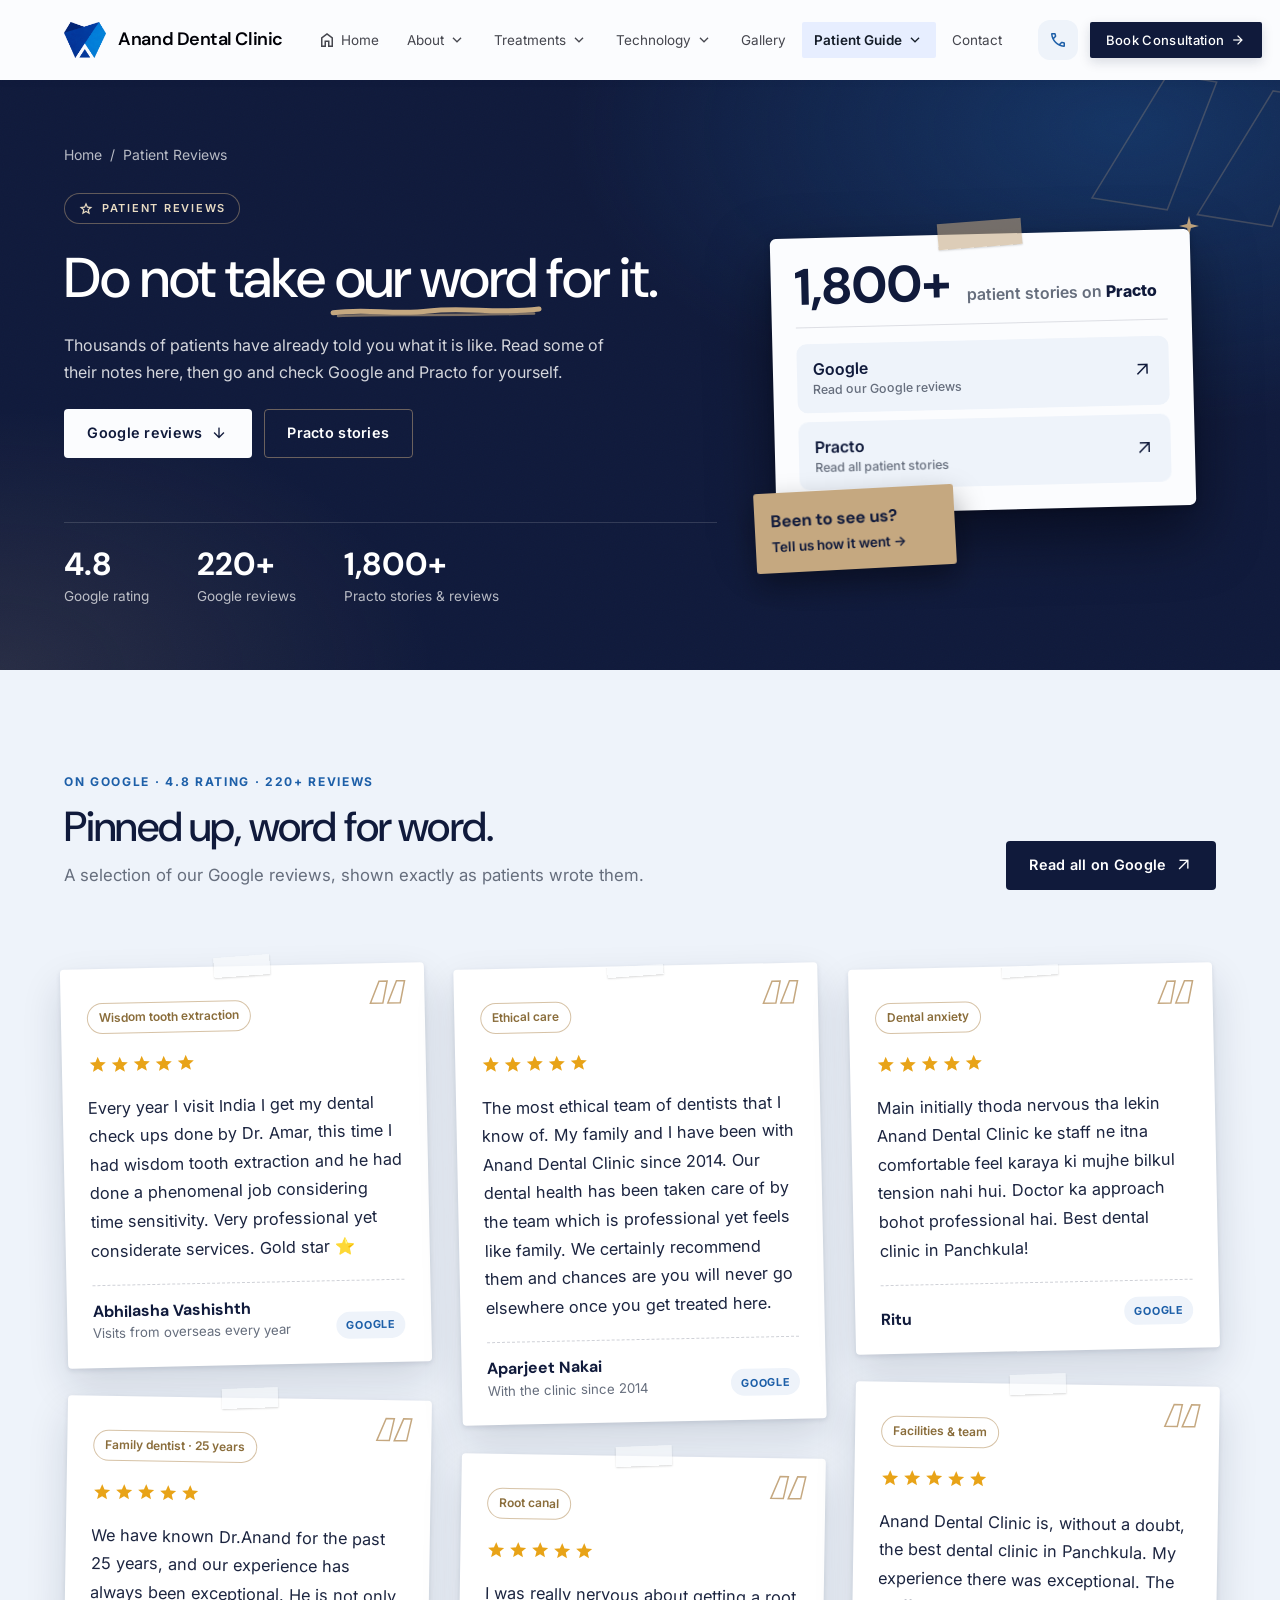
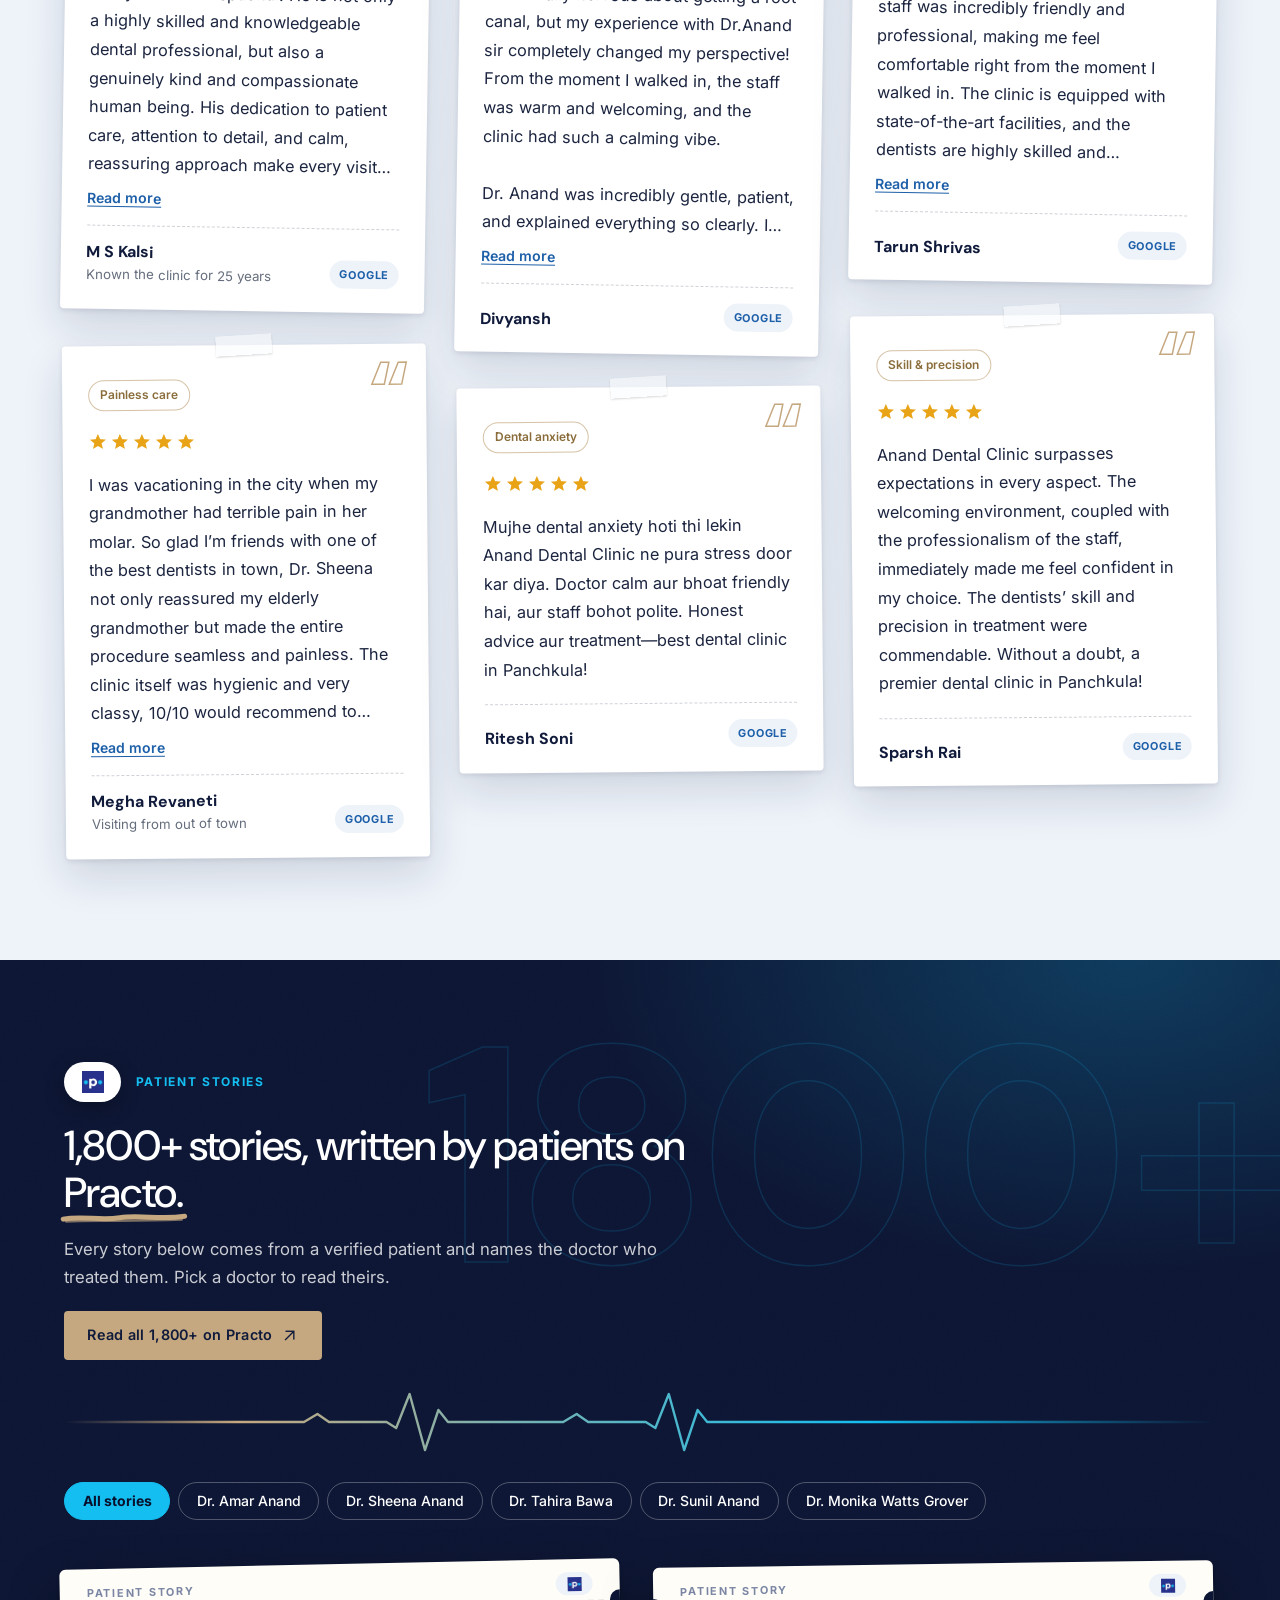
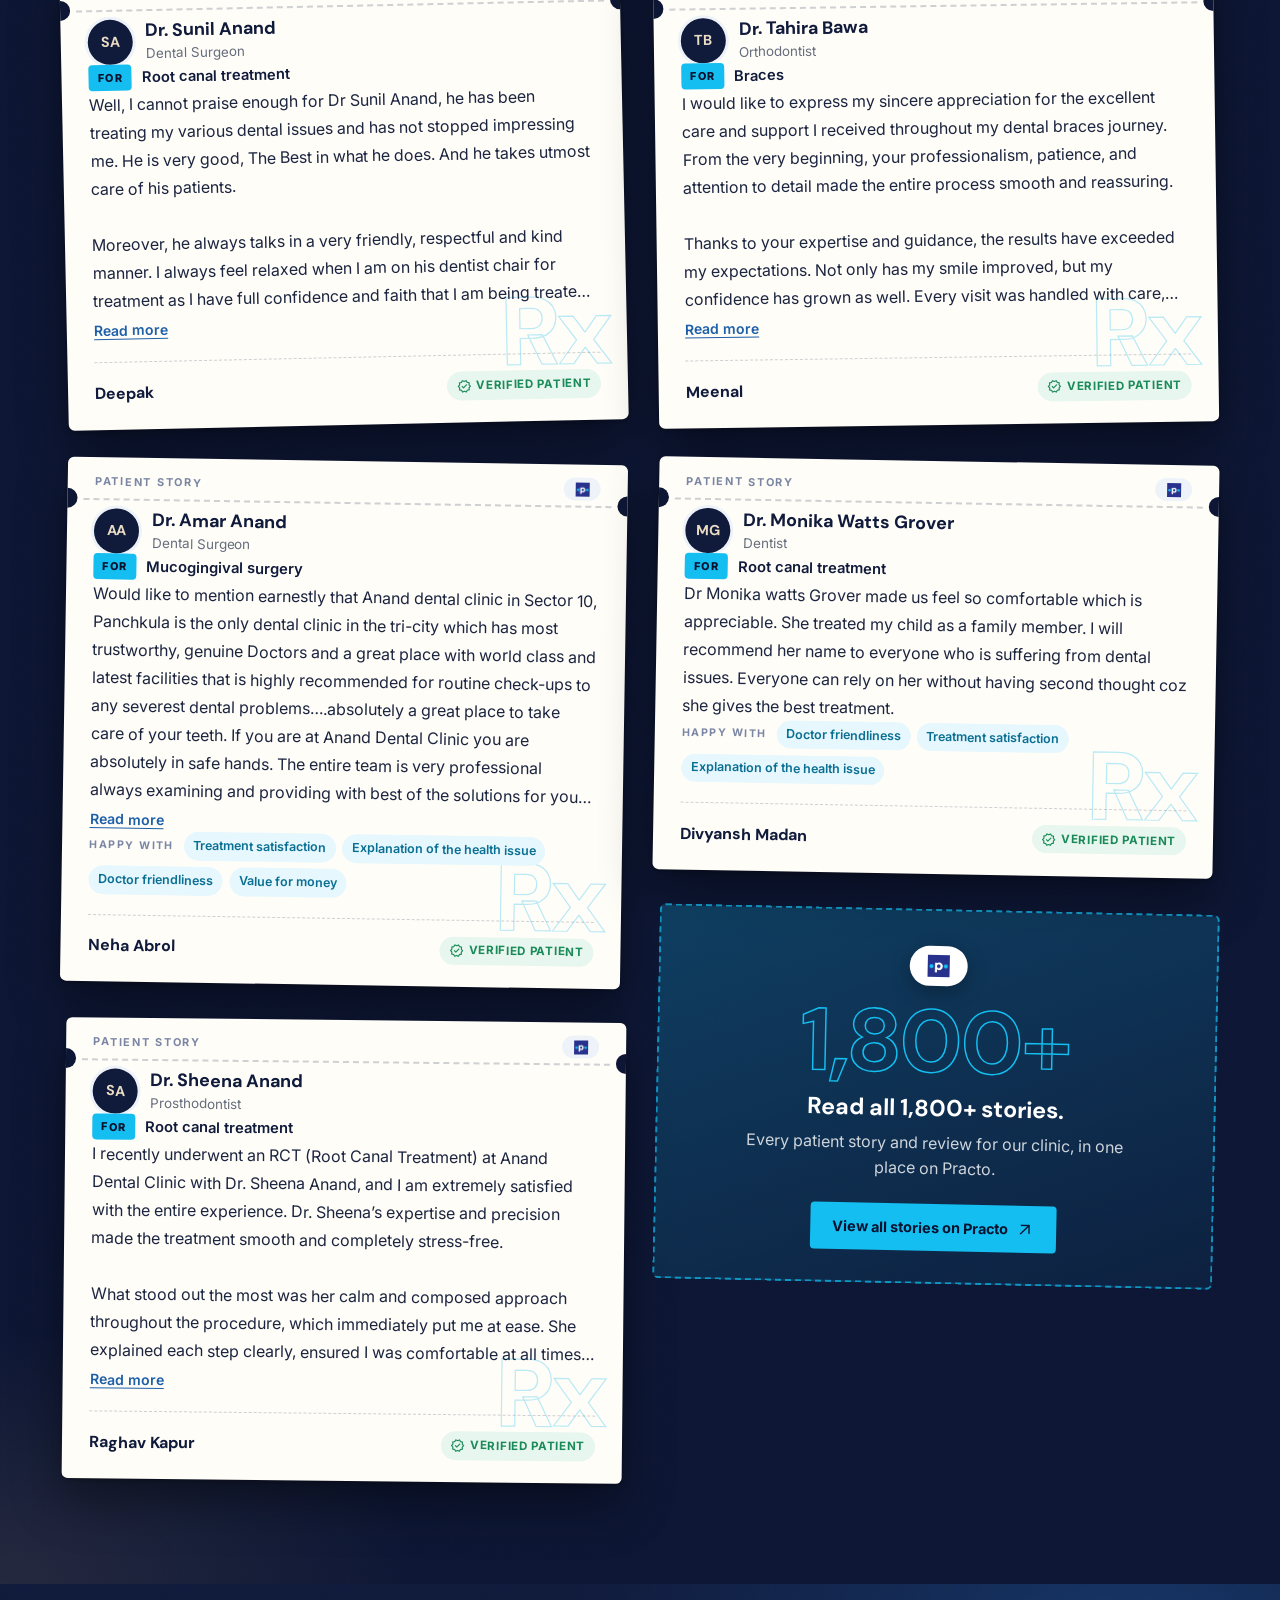
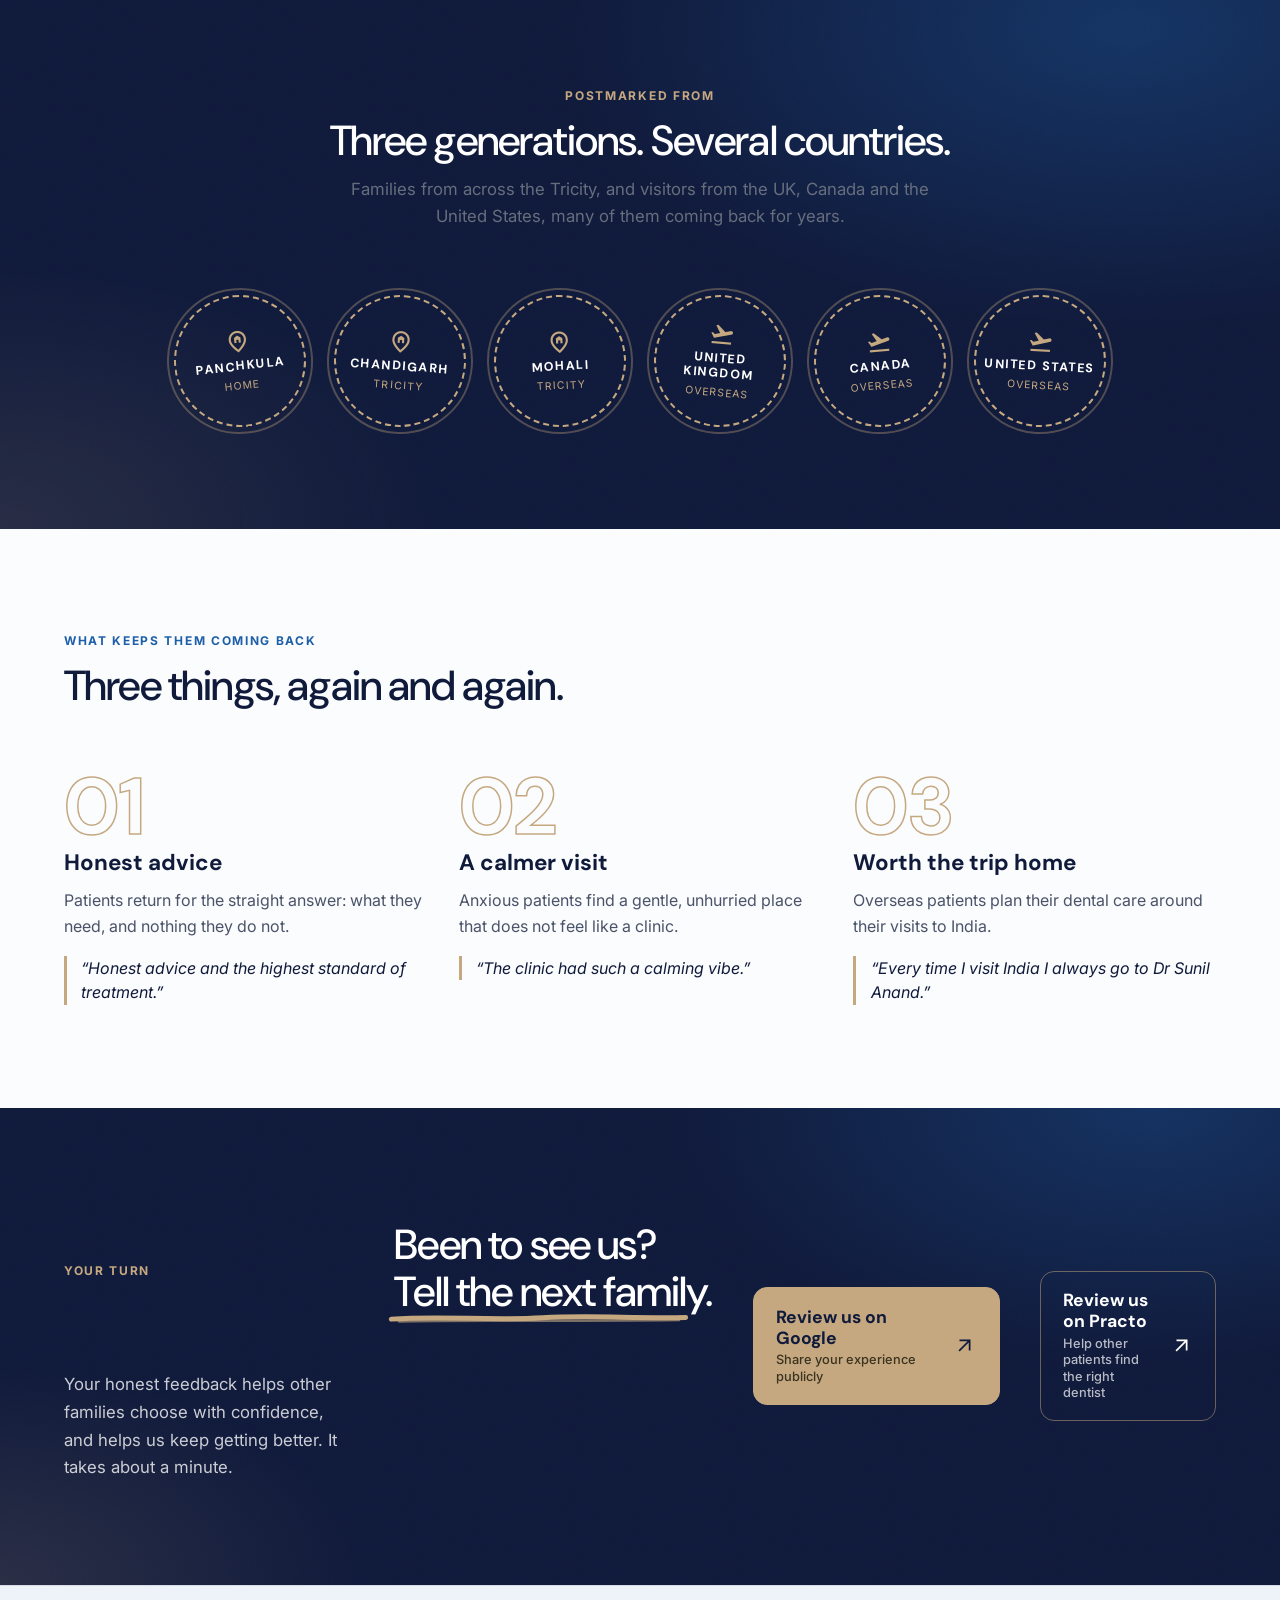
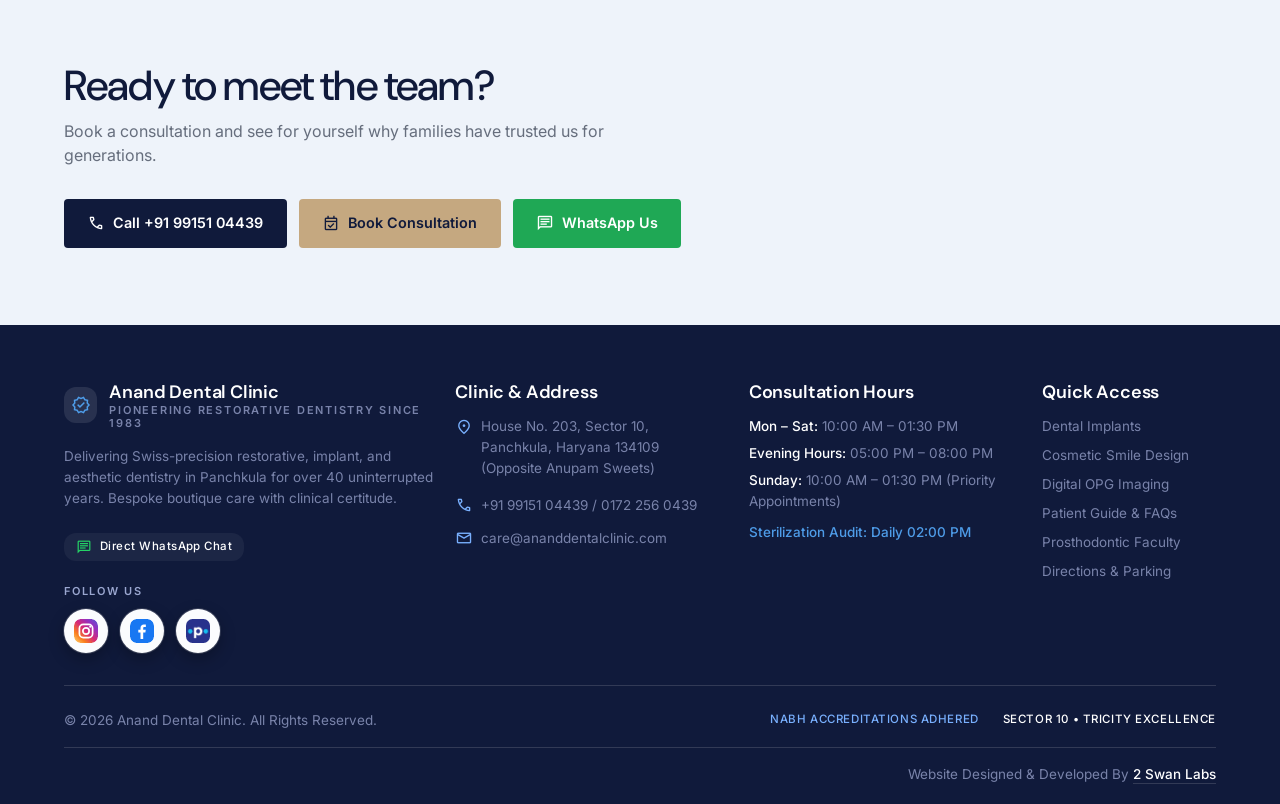
<file: reviews.html>
<!DOCTYPE html>

<html lang="en"><head><meta charset="utf-8"/><meta content="width=device-width, initial-scale=1.0" name="viewport"/><meta content="web_standard" name="shell-type"/><title>Patient Reviews | Google &amp; Practo | Anand Dental Clinic, Panchkula</title><meta name="description" content="Read what patients say about Anand Dental Clinic, Sector 10 Panchkula: a 4.8 rating on Google with 220+ reviews, and 1,800+ verified patient stories and reviews on Practo."/><link href="https://fonts.googleapis.com/css2?family=DM+Sans:ital,opsz,wght@0,9..40,400..700;1,9..40,400..700&amp;family=Inter:wght@300;400;500;600;700&amp;display=swap" rel="stylesheet"/><link href="https://fonts.googleapis.com/css2?family=Material+Symbols+Outlined:opsz,wght,FILL,GRAD@20..48,100..700,0..1,-50..200&amp;display=block" rel="stylesheet"/><style>@layer base{html,body{margin:0;padding:0;}body{overscroll-behavior:none;}main>:first-child{margin-top:0!important;}main>:last-child{margin-bottom:0!important;}}::-webkit-scrollbar{display:none;}html{scroll-behavior:smooth;}[id]{scroll-margin-top:96px;}.material-symbols-outlined{display:inline-block;width:1em;height:1em;overflow:hidden;white-space:nowrap;line-height:1;vertical-align:middle;flex-shrink:0;}/*nav-dd*/.nav-dd .nav-panel{visibility:hidden;opacity:0;transform:translate(-50%,4px);transition:opacity .18s ease,transform .18s ease,visibility .18s}.nav-dd:hover .nav-panel,.nav-dd:focus-within .nav-panel,.nav-dd.is-open .nav-panel{visibility:visible;opacity:1;transform:translate(-50%,0)}.nav-chev{transition:transform .18s ease}.nav-dd:hover .nav-chev,.nav-dd.is-open .nav-chev,.nav-dd:focus-within .nav-chev{transform:rotate(180deg)}/*end-nav-dd*/</style><link href="assets/styles.css" rel="stylesheet"/><link rel="icon" type="image/png" href="assets/logo-mark.png"/><style id="mobile-call">@media (max-width:479px){header>div.relative{gap:.5rem}header a[aria-label="Anand Dental Clinic home"]{gap:.5rem}header a[aria-label="Anand Dental Clinic home"] img{height:2rem}header a[aria-label="Anand Dental Clinic home"] .font-headline-sm{font-size:1rem}header>div.relative>div.shrink-0{gap:.5rem}}@media (max-width:359px){header a[aria-label="Anand Dental Clinic home"] .font-headline-sm{font-size:.875rem}}</style><style>
.ad-main{padding-top:5rem;background:#FBFCFE;color:#101A3B;font-family:Inter,system-ui,sans-serif;overflow-x:clip}
.ad-main *{box-sizing:border-box}
.ad-main h1,.ad-main h2,.ad-main h3,.ad-main h4{margin:0}.ad-main p{margin:0}.ad-main ul,.ad-main ol{margin:0;padding:0;list-style:none}
.ad-main img{max-width:100%}
.ad-wrap{max-width:1360px;margin:0 auto;padding:0 clamp(1.25rem,5vw,4.5rem);position:relative}
.ad-sec{position:relative;padding:clamp(4rem,8vw,7rem) 0}
.ad-wash{background:#EEF3FA}.ad-navy{background:#101A3B;color:#fff}
.ad-hero{position:relative;overflow:hidden;color:#fff;background:radial-gradient(900px 480px at 88% 8%,rgba(29,95,168,.38),transparent 62%),radial-gradient(700px 420px at 0% 100%,rgba(197,168,128,.13),transparent 62%),#101A3B}
.ad-grain{position:absolute;inset:0;opacity:.09;mix-blend-mode:soft-light;pointer-events:none;background-image:url("data:image/svg+xml,%3Csvg xmlns='http://www.w3.org/2000/svg' width='160' height='160'%3E%3Cfilter id='n'%3E%3CfeTurbulence type='fractalNoise' baseFrequency='.85' numOctaves='2' stitchTiles='stitch'/%3E%3C/filter%3E%3Crect width='100%25' height='100%25' filter='url(%23n)'/%3E%3C/svg%3E")}
.ad-glyph{position:absolute;right:-2%;top:-6%;transform:rotate(9deg);font-family:'DM Sans',sans-serif;font-weight:700;font-size:clamp(300px,42vw,580px);line-height:.85;color:transparent;-webkit-text-stroke:1.5px rgba(197,168,128,.26);pointer-events:none;user-select:none;white-space:nowrap}
.ad-hero-in{padding:clamp(2.5rem,5vw,4.5rem) 0 clamp(2.5rem,5vw,4rem)}
.ad-crumb{display:flex;gap:.5rem;font-size:.875rem;color:rgba(255,255,255,.7)}.ad-crumb a:hover{text-decoration:underline}
.ad-hero-grid{display:grid;grid-template-columns:minmax(0,1fr);gap:3.5rem;align-items:center;margin-top:1.75rem}
.ad-hero-grid>*{min-width:0}
@media(min-width:1024px){.ad-hero-grid{grid-template-columns:minmax(0,7fr) minmax(0,5fr);gap:2rem}}
.ad-pill{display:inline-flex;align-items:center;gap:.5rem;padding:.4rem .8rem;border-radius:9999px;border:1px solid rgba(197,168,128,.45);background:rgba(16,26,59,.6);color:#E9DCC3}
.ad-gold{color:#C5A880}.ad-lead{color:rgba(255,255,255,.82);max-width:36rem}
.ad-mark{position:relative;display:inline-block;white-space:nowrap}
.ad-mark .ad-ul{position:absolute;left:-2%;bottom:-.16em;width:104%;height:.2em;overflow:visible}
.ad-ul path{stroke-dasharray:1;stroke-dashoffset:1;animation:ad-draw 1s .5s ease forwards}.ad-ul path.b{animation-delay:1.2s;animation-duration:.8s}
@keyframes ad-draw{to{stroke-dashoffset:0}}
.ad-actions{display:flex;flex-wrap:wrap;gap:.75rem}
.ad-btn{display:inline-flex;align-items:center;gap:.5rem;padding:.9rem 1.4rem;border-radius:4px;font-weight:600;font-size:.9rem;line-height:1;transition:all .2s;cursor:pointer;border:1px solid transparent}
.ad-btn:hover{transform:translateY(-1px)}
.ad-btn-light{background:#FBFCFE;color:#101A3B}.ad-btn-light:hover{background:#EEF3FA}
.ad-btn-ghost{border-color:rgba(197,168,128,.5);color:#fff}.ad-btn-ghost:hover{background:rgba(255,255,255,.09);border-color:#C5A880}
.ad-btn-navy{background:#101A3B;color:#fff}.ad-btn-navy:hover{background:#1c2a5c}
.ad-btn-gold{background:#C5A880;color:#101A3B}.ad-btn-gold:hover{background:#d3b98f}
.ad-btn-line{border-color:rgba(16,26,59,.22);color:#101A3B}.ad-btn-line:hover{background:#EEF3FA}
.ad-btn-wa{background:#1fa855;color:#fff}
.ad-stats{display:grid;grid-template-columns:repeat(3,auto);justify-content:start;gap:2rem 3rem;margin-top:2.5rem;padding-top:1.5rem;border-top:1px solid rgba(252,251,248,.14)}
.ad-stats b{display:block;font:700 clamp(1.5rem,3vw,2rem)/1.1 'DM Sans',sans-serif;color:#fff}.ad-stats span{display:block;margin-top:.25rem;font-size:.85rem;color:rgba(255,255,255,.7)}
@media(max-width:520px){.ad-stats{grid-template-columns:repeat(3,1fr);gap:1rem}}
.ad-kick{font-size:.75rem;font-weight:700;letter-spacing:.14em;text-transform:uppercase;color:#1D5FA8}.ad-kick.g{color:#C5A880}
.ad-h2{font-family:'DM Sans',sans-serif;color:#101A3B;max-width:46rem}.ad-navy .ad-h2,.ad-hero .ad-h2{color:#fff}
.ad-sub{color:#666E7D;max-width:38rem;font-size:1.05rem;line-height:1.65}.ad-navy .ad-sub{color:rgba(255,255,255,.75)}
.ad-head{display:grid;gap:.75rem;margin-bottom:clamp(2.5rem,5vw,4rem)}
/* paper, tape, note, star */
.ad-paper{position:relative;background:#FBFCFE;border-radius:6px;padding:1.4rem 1.3rem 1.5rem;box-shadow:0 26px 60px rgba(0,1,7,.5),0 2px 6px rgba(0,1,7,.2);color:#101A3B}
.ad-tape{position:absolute;top:-13px;left:50%;width:84px;height:26px;margin-left:-42px;transform:rotate(-3deg);background:rgba(197,168,128,.55);box-shadow:0 1px 2px rgba(0,0,0,.15);z-index:3}
.ad-tape.s{width:56px;height:20px;margin-left:-28px;top:-10px;background:rgba(251,252,254,.6)}
.ad-note{position:absolute;padding:18px 16px 16px;background:#C5A880;color:#101A3B;transform:rotate(-3deg);border-radius:3px;box-shadow:0 14px 30px rgba(0,1,7,.4);transition:transform .25s;display:block;z-index:4}
a.ad-note:hover{transform:rotate(-1deg) translateY(-3px)}
.ad-note b{display:block;font:700 1.05rem/1.25 'DM Sans',sans-serif}.ad-note span{display:block;margin-top:.3rem;font-weight:600;font-size:.85rem}
.ad-star{position:absolute;width:20px;height:20px;animation:ad-tw 3.2s ease-in-out infinite;pointer-events:none}
@keyframes ad-tw{0%,100%{transform:scale(.7) rotate(0);opacity:.5}50%{transform:scale(1.1) rotate(20deg);opacity:1}}
.ad-js .ad-rise{opacity:0;translate:0 18px;transition:opacity .7s ease,translate .7s ease}
.ad-js .ad-rise.in{opacity:1;translate:0 0}
.ad-chips{display:flex;flex-wrap:wrap;gap:.5rem}
.ad-chip{appearance:none;border:1px solid rgba(16,26,59,.18);background:#fff;color:#101A3B;font:500 .875rem/1 Inter,sans-serif;padding:.7rem 1.1rem;border-radius:9999px;cursor:pointer;transition:all .18s}
.ad-chip:hover{border-color:#101A3B}.ad-chip[aria-pressed=true]{background:#101A3B;color:#fff;border-color:#101A3B}
.ad-main :focus-visible{outline:2px solid #1D78D6;outline-offset:3px}
.ad-cta{background:#EEF3FA;border-top:1px solid rgba(16,26,59,.1);padding:clamp(3rem,6vw,5rem) 0}
.ad-cta-in{display:flex;flex-wrap:wrap;align-items:center;justify-content:space-between;gap:2rem}
.ad-cta h2{font-family:'DM Sans',sans-serif;color:#101A3B;max-width:36rem}
.ad-cta p{color:#666E7D;max-width:34rem;margin-top:.6rem}
.ad-open{display:block;width:100%;padding:0;border:0;background:none;cursor:zoom-in;text-align:left}
.ad-lb{position:fixed;inset:0;z-index:100;background:rgba(10,16,38,.95);display:none;align-items:center;justify-content:center;padding:3.5rem 1rem 4.5rem}
.ad-lb.is-open{display:flex}
.ad-lb img{max-width:min(1200px,100%);max-height:100%;border-radius:6px;object-fit:contain}
.ad-lb p{position:absolute;left:0;right:0;bottom:1.25rem;text-align:center;color:#fff;font:500 .95rem/1.4 Inter,sans-serif;padding:0 4rem}
.ad-lb button{position:absolute;width:2.75rem;height:2.75rem;border-radius:9999px;border:0;background:rgba(255,255,255,.12);color:#fff;cursor:pointer;display:flex;align-items:center;justify-content:center}
.ad-lb button:hover{background:rgba(255,255,255,.26)}
.ad-lb .x{top:1rem;right:1rem}.ad-lb .pv{left:1rem;top:50%;transform:translateY(-50%)}.ad-lb .nx{right:1rem;top:50%;transform:translateY(-50%)}
@media(prefers-reduced-motion:reduce){.ad-js .ad-rise{opacity:1;translate:none;transition:none}.ad-ul path{animation:none;stroke-dashoffset:0}.ad-star{animation:none}}

.rv-card{transform:rotate(-1.4deg);max-width:420px;margin:0 auto;padding:1.6rem 1.5rem 1.5rem}
.rv-score{display:flex;align-items:flex-end;gap:.9rem;padding-bottom:1.1rem;border-bottom:1px solid rgba(16,26,59,.13)}
.rv-score b{font:700 4rem/.85 'DM Sans',sans-serif;color:#101A3B}.rv-score small{font-size:1rem;color:#666E7D;font-weight:600}
.rv-score small b{font:inherit;font-weight:800;line-height:inherit}
.rv-score>div{min-width:0}
.rv-stars{display:flex;gap:2px;color:#E8A317}
.rv-stars .material-symbols-outlined{font-size:20px;font-variation-settings:'FILL' 1}
.rv-score p{font-size:.85rem;color:#666E7D;margin-top:.35rem}
.rv-plats{display:grid;gap:.6rem;padding-top:1.1rem}
.rv-plat{display:flex;align-items:center;justify-content:space-between;gap:1rem;padding:.8rem 1rem;border-radius:10px;background:#EEF3FA;color:#101A3B;font-weight:600;transition:background .2s,transform .2s}
.rv-plat:hover{background:#dfe9f6;transform:translateX(3px)}
.rv-plat small{display:block;font-weight:500;font-size:.78rem;color:#666E7D}
.rv-cardwrap{position:relative;max-width:420px;margin:0 auto;padding-bottom:3.4rem}
.rv-cardwrap .ad-note{left:-18px;bottom:-4px;width:200px}
@media(max-width:1023px){.rv-cardwrap .ad-note{left:0}}
.rv-note{position:relative;background:#fff;border-radius:4px;padding:2.1rem 1.6rem 1.5rem;box-shadow:0 18px 40px rgba(16,26,59,.14),0 2px 5px rgba(16,26,59,.1);transform:rotate(var(--r,0deg));transition:transform .3s,box-shadow .3s;display:flex;flex-direction:column;gap:1.25rem}
.rv-note:hover{transform:rotate(0) translateY(-5px);box-shadow:0 26px 54px rgba(16,26,59,.2)}
.rv-note[hidden]{display:none}
.rv-q{position:absolute;top:.35rem;right:1.1rem;font:700 5.5rem/1 'DM Sans',sans-serif;color:transparent;-webkit-text-stroke:1.5px #C5A880;pointer-events:none}
.rv-note blockquote{margin:0;font-size:1.02rem;line-height:1.75;color:#1c2540;position:relative}
.rv-by{padding-top:1rem;border-top:1px dashed rgba(16,26,59,.2);display:flex;align-items:flex-end;justify-content:space-between;gap:1rem}
.rv-by b{display:block;font:700 1rem/1.2 'DM Sans',sans-serif;color:#101A3B}.rv-by span.w{display:block;font-size:.83rem;color:#666E7D;margin-top:.2rem}
.rv-src{display:inline-flex;align-items:center;gap:.3rem;padding:.35rem .6rem;border-radius:9999px;background:#EEF3FA;color:#1D5FA8;font-size:.68rem;font-weight:700;letter-spacing:.07em;text-transform:uppercase;white-space:nowrap}
.rv-tag{align-self:flex-start;padding:.35rem .7rem;border-radius:9999px;border:1px solid rgba(197,168,128,.7);font-size:.75rem;font-weight:600;color:#8a6d3b}
.rv-stamps{display:flex;flex-wrap:wrap;gap:1.5rem 1.75rem;justify-content:center;margin-top:1rem}
.rv-stamp{width:132px;height:132px;border-radius:9999px;border:2px dashed #C5A880;outline:2px solid rgba(197,168,128,.35);outline-offset:5px;display:flex;flex-direction:column;align-items:center;justify-content:center;gap:.25rem;text-align:center;color:#E9DCC3;transform:rotate(var(--r,0deg));transition:transform .3s}
.rv-stamp:hover{transform:rotate(0) scale(1.06)}
.rv-stamp .material-symbols-outlined{font-size:26px;color:#C5A880}
.rv-stamp b{font:700 .78rem/1.2 'DM Sans',sans-serif;letter-spacing:.12em;text-transform:uppercase;color:#fff;padding:0 .5rem}
.rv-stamp small{font-size:.65rem;letter-spacing:.1em;text-transform:uppercase;color:#C5A880}
.rv-why{display:grid;grid-template-columns:1fr;gap:2.5rem}
@media(min-width:900px){.rv-why{grid-template-columns:repeat(3,1fr);gap:2rem}}
.rv-w .n{font:700 5rem/.85 'DM Sans',sans-serif;color:transparent;-webkit-text-stroke:1.5px #C5A880;display:block}
.rv-w h3{font:700 1.4rem/1.2 'DM Sans',sans-serif;color:#101A3B;margin:.6rem 0 .6rem}
.rv-w p.d{color:#4a5368;line-height:1.65}
.rv-w blockquote{margin:1rem 0 0;padding-left:.9rem;border-left:3px solid #C5A880;font-style:italic;color:#101A3B;line-height:1.55}
.rv-share{background:radial-gradient(800px 420px at 90% 0%,rgba(29,95,168,.35),transparent 60%),radial-gradient(600px 360px at 0% 100%,rgba(197,168,128,.14),transparent 60%),#101A3B;color:#fff;overflow:hidden}
.rv-share .in{display:grid;grid-template-columns:1fr;gap:2.5rem;align-items:center}
@media(min-width:1000px){.rv-share .in{grid-template-columns:7fr 5fr}}
.rv-share h2{font-family:'DM Sans',sans-serif;color:#fff}
.rv-big{display:grid;gap:.9rem}
.rv-bigbtn{display:flex;align-items:center;justify-content:space-between;gap:1rem;padding:1.15rem 1.4rem;border-radius:14px;border:1px solid rgba(197,168,128,.5);color:#fff;font:700 1.1rem/1.2 'DM Sans',sans-serif;transition:all .2s}
.rv-bigbtn small{display:block;font:500 .8rem/1.3 Inter,sans-serif;color:rgba(255,255,255,.7);margin-top:.2rem}
.rv-bigbtn:hover{background:rgba(255,255,255,.09);border-color:#C5A880;transform:translateX(4px)}
.rv-bigbtn.p{background:#C5A880;color:#101A3B;border-color:#C5A880}.rv-bigbtn.p small{color:#3a3320}.rv-bigbtn.p:hover{background:#d3b98f}

.rv-board{column-count:1;column-gap:1.9rem;padding-top:.75rem}
@media(min-width:760px){.rv-board{column-count:2}}@media(min-width:1100px){.rv-board{column-count:3}}
.rv-note{break-inside:avoid;margin:0 0 2.1rem;--r:0deg}
.rv-note:nth-child(3n+1){--r:-1.2deg}.rv-note:nth-child(3n+2){--r:.9deg}.rv-note:nth-child(3n){--r:-.5deg}
.rv-text.is-clamp blockquote{display:-webkit-box;-webkit-line-clamp:9;-webkit-box-orient:vertical;overflow:hidden}
.pr-text.is-clamp blockquote{-webkit-line-clamp:8}
.rv-more{align-self:flex-start;background:none;border:0;padding:0;color:#1D5FA8;font:600 .88rem/1 Inter,sans-serif;text-decoration:underline;text-underline-offset:3px;cursor:pointer;margin-top:-.4rem}
.rv-more:hover{color:#101A3B}
.pr-sec{position:relative;overflow:hidden;color:#fff;background:radial-gradient(900px 520px at 88% 0%,rgba(20,190,240,.22),transparent 60%),radial-gradient(700px 420px at 0% 100%,rgba(197,168,128,.12),transparent 60%),#0d1634}
.pr-sec .ad-h2{color:#fff}
.pr-glyph{position:absolute;right:-2%;top:3%;font:700 clamp(160px,24vw,340px)/.85 'DM Sans',sans-serif;color:transparent;-webkit-text-stroke:1.5px rgba(20,190,240,.15);pointer-events:none;user-select:none;white-space:nowrap}
.pr-logo{display:inline-flex;align-items:center;background:#fff;border-radius:9999px;padding:.55rem 1.1rem;box-shadow:0 6px 20px rgba(0,0,0,.28)}
.pr-logo img{height:22px;width:auto;display:block}
.pr-wm{font:800 1.35rem/1 'DM Sans',sans-serif;letter-spacing:-.02em;color:#0aa9d8}
.pr-logo.sm{padding:.3rem .7rem;box-shadow:none;background:#EEF3FA}.pr-logo.sm img{height:14px}.pr-logo.sm .pr-wm{font-size:.95rem}
.pr-top{margin-bottom:.5rem}
.pr-ecg{display:block;width:100%;height:70px;margin:1.5rem 0 1.75rem;overflow:visible}
.pr-ecg path{stroke-dasharray:1;stroke-dashoffset:1;animation:ad-draw 2.8s .5s ease forwards}
.pr-chips{display:flex;flex-wrap:wrap;gap:.5rem;margin-bottom:2.75rem}
.pr-chip{appearance:none;border:1px solid rgba(255,255,255,.28);background:transparent;color:#fff;font:500 .875rem/1 Inter,sans-serif;padding:.7rem 1.1rem;border-radius:9999px;cursor:pointer;transition:all .18s}
.pr-chip:hover{border-color:#14BEF0}.pr-chip[aria-pressed=true]{background:#14BEF0;border-color:#14BEF0;color:#08122e;font-weight:700}
.pr-board{column-count:1;column-gap:2rem}
@media(min-width:900px){.pr-board{column-count:2}}
.pr-slip{position:relative;break-inside:avoid;margin:0 0 2.2rem;background:#FFFDF8;color:#101A3B;border-radius:6px;padding:3.2rem 1.7rem 1.4rem;box-shadow:0 22px 50px rgba(0,0,0,.42),0 2px 5px rgba(0,0,0,.25);transform:rotate(var(--r,0deg));transition:transform .3s;overflow:hidden}
.pr-slip[hidden]{display:none}
.pr-slip:hover{transform:rotate(0) translateY(-4px)}
.pr-slip::before{content:"";position:absolute;left:1rem;right:1rem;top:2.55rem;border-top:2px dashed rgba(16,26,59,.2)}
.pr-n{position:absolute;top:2.55rem;width:20px;height:20px;border-radius:50%;background:#0d1634;transform:translateY(-50%)}.pr-n.l{left:-10px}.pr-n.r{right:-10px}
.pr-shead{position:absolute;top:.8rem;left:1.7rem;right:1.7rem;display:flex;align-items:center;justify-content:space-between;font-size:.68rem;font-weight:700;letter-spacing:.16em;text-transform:uppercase;color:#7a86a3}
.pr-dr{display:flex;align-items:center;gap:.8rem}
.pr-av{width:2.8rem;height:2.8rem;border-radius:50%;background:#101A3B;color:#E9DCC3;display:flex;align-items:center;justify-content:center;font:700 .9rem/1 'DM Sans',sans-serif;box-shadow:0 0 0 3px #EEF3FA}
.pr-dr b{display:block;font:700 1.12rem/1.2 'DM Sans',sans-serif}.pr-dr small{display:block;color:#666E7D;font-size:.84rem;margin-top:.15rem}
.pr-for{margin:1rem 0 1.1rem;display:flex;align-items:center;gap:.6rem;font-weight:600;font-size:.92rem;color:#101A3B}
.pr-for span{font-size:.68rem;letter-spacing:.14em;text-transform:uppercase;color:#fff;background:#14BEF0;color:#08122e;padding:.3rem .55rem;border-radius:4px;font-weight:800}
.pr-slip blockquote{margin:0;font-size:1rem;line-height:1.75;color:#1c2540;position:relative;z-index:1}
.pr-more{margin:.6rem 0 0}
.pr-happy{display:flex;flex-wrap:wrap;gap:.4rem;align-items:center;margin-top:1.1rem;font-size:.78rem;position:relative;z-index:1}
.pr-happy b{font-size:.66rem;letter-spacing:.14em;text-transform:uppercase;color:#7a86a3;margin-right:.2rem}
.pr-happy span{padding:.3rem .6rem;border-radius:9999px;background:#E6F7FD;color:#0a6f93;font-weight:600}
.pr-foot{margin-top:1.25rem;padding-top:1rem;border-top:1px dashed rgba(16,26,59,.2);display:flex;align-items:center;justify-content:space-between;gap:1rem;position:relative;z-index:1}
.pr-foot b{font:700 1rem/1.2 'DM Sans',sans-serif}
.pr-ver{display:inline-flex;align-items:center;gap:.3rem;font-size:.72rem;font-weight:700;letter-spacing:.06em;text-transform:uppercase;color:#1a8a58;background:#E7F6EE;padding:.35rem .6rem;border-radius:9999px}
.pr-ver .material-symbols-outlined{font-size:15px}
.pr-rx{position:absolute;right:1rem;bottom:2.6rem;font:800 6rem/1 'DM Sans',sans-serif;color:transparent;-webkit-text-stroke:1.2px rgba(20,190,240,.3);pointer-events:none;user-select:none}
.pr-all{position:relative;display:block;text-decoration:none;break-inside:avoid;margin:0 0 2.2rem;border-radius:6px;padding:2.2rem 1.7rem 1.9rem;text-align:center;color:#fff;background:linear-gradient(160deg,rgba(20,190,240,.24),rgba(20,190,240,.06));border:2px dashed rgba(20,190,240,.7);transform:rotate(1.2deg);transition:transform .3s,background .3s}
.pr-all:hover{transform:rotate(0) translateY(-4px);background:linear-gradient(160deg,rgba(20,190,240,.34),rgba(20,190,240,.1))}
.pr-all .pr-logo{margin-bottom:1.1rem}
.pr-all .big{display:block;font:700 clamp(3.5rem,8vw,5.5rem)/.9 'DM Sans',sans-serif;color:transparent;-webkit-text-stroke:1.5px #14BEF0}
.pr-all h3{font:700 1.45rem/1.25 'DM Sans',sans-serif;color:#fff;margin:.7rem 0 .5rem}
.pr-all p{color:rgba(255,255,255,.8);line-height:1.6;max-width:24rem;margin:0 auto}
.pr-allbtn{display:inline-flex;align-items:center;gap:.5rem;margin-top:1.4rem;padding:.9rem 1.4rem;border-radius:4px;background:#14BEF0;color:#08122e;font-weight:700;font-size:.9rem;line-height:1;transition:transform .2s}
.pr-all:hover .pr-allbtn{transform:translateX(3px)}
@media(prefers-reduced-motion:reduce){.pr-ecg path{animation:none;stroke-dashoffset:0}}

.pr-all.mob{display:none}
.ad-dots{display:none}
@media(max-width:759px){
.rv-board,.pr-board{display:flex;column-count:auto;position:relative;gap:1rem;overflow-x:auto;overflow-y:hidden;scroll-snap-type:x mandatory;-webkit-overflow-scrolling:touch;scrollbar-width:none;padding:1.4rem .25rem 1.6rem;align-items:flex-start;overscroll-behavior-x:contain}
.rv-board::-webkit-scrollbar,.pr-board::-webkit-scrollbar{display:none}
.rv-note,.pr-slip,.pr-all{flex:0 0 100%;min-width:0;margin:0;scroll-snap-align:center;--r:0deg;transform:none}
.pr-all{transform:none}
.rv-note:hover,.pr-slip:hover,.pr-all:hover{transform:none}
.rv-board .ad-rise,.pr-board .ad-rise{opacity:1!important;translate:none!important}
.ad-dots{display:flex;justify-content:center;align-items:center;gap:.15rem;margin-top:.25rem}
.ad-dot{position:relative;width:30px;height:18px;border:0;background:none;padding:0;cursor:pointer;transition:width .3s}
.ad-dot::after{content:"";position:absolute;left:0;right:0;top:7px;height:4px;border-radius:2px;background:rgba(16,26,59,.22);transition:background .3s}
.ad-dot.on{width:46px}.ad-dot.on::after{background:#1D5FA8}
.pr-dots .ad-dot::after{background:rgba(255,255,255,.3)}.pr-dots .ad-dot.on::after{background:#14BEF0}
.rv-board,.pr-board{transition:height .35s ease}
.pr-board .pr-all.desk{display:none}
.pr-all.mob{display:block;flex:none;margin:1.6rem 0 0;transform:none}
.pr-chips{margin-bottom:1.5rem}
}
</style><script>document.documentElement.classList.add("ad-js")</script></head><body class="bg-surface font-body-md text-on-surface antialiased"><header class="fixed top-0 left-0 right-0 z-50 bg-surface-porcelain/90 backdrop-blur-xl shadow-[0_1px_8px_rgba(16,26,59,0.06)]"><div class="relative h-20 max-w-[1360px] mx-auto px-[clamp(1.25rem,5vw,4.5rem)] flex items-center justify-between gap-6"><a href="index.html" aria-label="Anand Dental Clinic home" class="flex items-center gap-3 shrink-0"><img alt="Anand Dental Clinic logo" class="h-9 w-auto object-contain" src="assets/logo-mark.png"/><span class="flex flex-col"><span class="font-headline-sm text-headline-sm text-primary tracking-tight whitespace-nowrap">Anand Dental Clinic</span><span class="hidden sm:block xl:hidden font-label-kicker text-label-kicker text-secondary uppercase whitespace-nowrap">Sector 10 Panchkula • Est. 1983</span></span></a><nav aria-label="Primary" class="hidden xl:flex items-center gap-1 whitespace-nowrap"><a href="index.html" aria-label="Home" title="Home" class="inline-flex items-center gap-1 pl-2.5 pr-3 py-2 rounded font-body-sm text-body-sm transition-colors text-on-surface-variant hover:text-on-surface hover:bg-surface-cream"><span class="material-symbols-outlined text-[20px]">home</span><span>Home</span></a><div class="nav-dd"><button type="button" aria-haspopup="true" aria-expanded="false" class="nav-trigger inline-flex items-center gap-1 px-3 py-2 rounded font-body-sm text-body-sm transition-colors text-on-surface-variant hover:text-on-surface hover:bg-surface-cream">About<span class="nav-chev material-symbols-outlined text-[18px]">expand_more</span></button><div class="nav-panel absolute left-1/2 top-[58px] pt-[22px] z-50"><div style="width:1086px" class="max-w-[calc(100vw-2rem)] whitespace-normal p-2 rounded-lg bg-surface-porcelain border border-border-hairline shadow-[0_10px_26px_rgba(16,26,59,0.18),0_2px_6px_rgba(16,26,59,0.08)]"><div class="grid gap-1 items-stretch" style="grid-template-columns:repeat(5,minmax(0,1fr))"><a href="about.html" class="group block p-1.5 rounded-lg hover:bg-surface-cream transition-colors"><span class="block overflow-hidden rounded-lg aspect-[8/5] bg-surface-container"><img alt="" data-src="assets/nav-story.png" width="360" height="225" decoding="async" class="w-full h-full object-cover transition-transform duration-500 group-hover:scale-105"/></span><span class="block mt-2 px-1 font-body-md text-body-md text-on-surface font-medium">Our Story &amp; Heritage</span></a><a href="about.html#specialists" class="group block p-1.5 rounded-lg hover:bg-surface-cream transition-colors"><span class="block overflow-hidden rounded-lg aspect-[8/5] bg-surface-container"><img alt="" data-src="assets/nav-doctors.png" width="360" height="225" decoding="async" class="w-full h-full object-cover transition-transform duration-500 group-hover:scale-105"/></span><span class="block mt-2 px-1 font-body-md text-body-md text-on-surface font-medium">Doctors &amp; Specialists</span></a><a href="about.html#philosophy" class="group block p-1.5 rounded-lg hover:bg-surface-cream transition-colors"><span class="block overflow-hidden rounded-lg aspect-[8/5] bg-surface-container"><img alt="" data-src="assets/nav-philosophy.png" width="360" height="225" decoding="async" class="w-full h-full object-cover transition-transform duration-500 group-hover:scale-105"/></span><span class="block mt-2 px-1 font-body-md text-body-md text-on-surface font-medium">Our Philosophy</span></a><a href="about.html#clinical-excellence" class="group block p-1.5 rounded-lg hover:bg-surface-cream transition-colors"><span class="block overflow-hidden rounded-lg aspect-[8/5] bg-surface-container"><img alt="" data-src="assets/nav-excellence.png" width="360" height="225" decoding="async" class="w-full h-full object-cover transition-transform duration-500 group-hover:scale-105"/></span><span class="block mt-2 px-1 font-body-md text-body-md text-on-surface font-medium">Clinical Excellence</span></a><a href="about.html#responsible" class="group block p-1.5 rounded-lg hover:bg-surface-cream transition-colors"><span class="block overflow-hidden rounded-lg aspect-[8/5] bg-surface-container"><img alt="" data-src="assets/nav-responsible.png" width="360" height="225" decoding="async" class="w-full h-full object-cover transition-transform duration-500 group-hover:scale-105"/></span><span class="block mt-2 px-1 font-body-md text-body-md text-on-surface font-medium">Responsible Practice</span></a></div></div></div></div><div class="nav-dd"><button type="button" aria-haspopup="true" aria-expanded="false" class="nav-trigger inline-flex items-center gap-1 px-3 py-2 rounded font-body-sm text-body-sm transition-colors text-on-surface-variant hover:text-on-surface hover:bg-surface-cream">Treatments<span class="nav-chev material-symbols-outlined text-[18px]">expand_more</span></button><div class="nav-panel absolute left-1/2 top-[58px] pt-[22px] z-50"><div class="w-[1140px] max-w-[calc(100vw-2rem)] whitespace-normal p-2 rounded-lg bg-surface-porcelain border border-border-hairline shadow-[0_10px_26px_rgba(16,26,59,0.18),0_2px_6px_rgba(16,26,59,0.08)]"><div class="grid grid-cols-[repeat(6,minmax(0,1fr))_104px] gap-1 items-stretch"><a href="procedures.html#implants" class="group block p-1.5 rounded-lg hover:bg-surface-cream transition-colors"><span class="block overflow-hidden rounded-lg aspect-[8/5] bg-surface-container"><img alt="" data-src="assets/nav-implants.png" width="360" height="225" decoding="async" class="w-full h-full object-cover transition-transform duration-500 group-hover:scale-105"/></span><span class="block mt-2 px-1 font-body-md text-body-md text-on-surface font-medium">Dental Implants &amp; Full Arch</span></a><a href="procedures.html#cosmetic" class="group block p-1.5 rounded-lg hover:bg-surface-cream transition-colors"><span class="block overflow-hidden rounded-lg aspect-[8/5] bg-surface-container"><img alt="" data-src="assets/nav-cosmetic.png" width="360" height="225" decoding="async" class="w-full h-full object-cover transition-transform duration-500 group-hover:scale-105"/></span><span class="block mt-2 px-1 font-body-md text-body-md text-on-surface font-medium">Cosmetic Smile Design</span></a><a href="procedures.html#endodontics" class="group block p-1.5 rounded-lg hover:bg-surface-cream transition-colors"><span class="block overflow-hidden rounded-lg aspect-[8/5] bg-surface-container"><img alt="" data-src="assets/nav-endo.png" width="360" height="225" decoding="async" class="w-full h-full object-cover transition-transform duration-500 group-hover:scale-105"/></span><span class="block mt-2 px-1 font-body-md text-body-md text-on-surface font-medium">Endodontics &amp; Root Canal</span></a><a href="procedures.html#ortho" class="group block p-1.5 rounded-lg hover:bg-surface-cream transition-colors"><span class="block overflow-hidden rounded-lg aspect-[8/5] bg-surface-container"><img alt="" data-src="assets/nav-ortho.png" width="360" height="225" decoding="async" class="w-full h-full object-cover transition-transform duration-500 group-hover:scale-105"/></span><span class="block mt-2 px-1 font-body-md text-body-md text-on-surface font-medium">Invisalign &amp; Orthodontics</span></a><a href="procedures.html#restorative" class="group block p-1.5 rounded-lg hover:bg-surface-cream transition-colors"><span class="block overflow-hidden rounded-lg aspect-[8/5] bg-surface-container"><img alt="" data-src="assets/nav-restorative.png" width="360" height="225" decoding="async" class="w-full h-full object-cover transition-transform duration-500 group-hover:scale-105"/></span><span class="block mt-2 px-1 font-body-md text-body-md text-on-surface font-medium">Restorative &amp; Geriatric</span></a><a href="procedures.html#preventive" class="group block p-1.5 rounded-lg hover:bg-surface-cream transition-colors"><span class="block overflow-hidden rounded-lg aspect-[8/5] bg-surface-container"><img alt="" data-src="assets/nav-preventive.png" width="360" height="225" decoding="async" class="w-full h-full object-cover transition-transform duration-500 group-hover:scale-105"/></span><span class="block mt-2 px-1 font-body-md text-body-md text-on-surface font-medium">Preventive &amp; Laser Care</span></a><a href="procedures.html" class="flex flex-col items-center justify-center gap-2 p-3 rounded-lg bg-primary-container text-on-primary hover:bg-primary transition-colors text-center"><span class="material-symbols-outlined text-[22px]">arrow_forward</span><span class="font-label-btn text-label-btn">View All Treatments</span></a></div></div></div></div><div class="nav-dd relative"><button type="button" aria-haspopup="true" aria-expanded="false" class="nav-trigger inline-flex items-center gap-1 px-3 py-2 rounded font-body-sm text-body-sm transition-colors text-on-surface-variant hover:text-on-surface hover:bg-surface-cream">Technology<span class="nav-chev material-symbols-outlined text-[18px]">expand_more</span></button><div class="nav-panel absolute left-1/2 top-full pt-3 z-50"><div style="width:444px" class="max-w-[calc(100vw-2rem)] whitespace-normal p-2 rounded-lg bg-surface-porcelain border border-border-hairline shadow-[0_10px_26px_rgba(16,26,59,0.18),0_2px_6px_rgba(16,26,59,0.08)]"><div class="grid gap-1 items-stretch" style="grid-template-columns:repeat(2,minmax(0,1fr))"><a href="technology.html" class="group block p-1.5 rounded-lg hover:bg-surface-cream transition-colors"><span class="block overflow-hidden rounded-lg aspect-[8/5] bg-surface-container"><img alt="" data-src="assets/nav-clinic.png" width="360" height="225" decoding="async" class="w-full h-full object-cover transition-transform duration-500 group-hover:scale-105"/></span><span class="block mt-2 px-1 font-body-md text-body-md text-on-surface font-medium">Clinic &amp; Technology</span></a><a href="hygiene-safety.html" class="group block p-1.5 rounded-lg hover:bg-surface-cream transition-colors"><span class="block overflow-hidden rounded-lg aspect-[8/5] bg-surface-container"><img alt="" data-src="assets/nav-hygiene.png" width="360" height="225" decoding="async" class="w-full h-full object-cover transition-transform duration-500 group-hover:scale-105"/></span><span class="block mt-2 px-1 font-body-md text-body-md text-on-surface font-medium">Hygiene &amp; Safety</span></a></div></div></div></div><a href="gallery.html" class="inline-flex items-center gap-1 px-3 py-2 rounded font-body-sm text-body-sm transition-colors text-on-surface-variant hover:text-on-surface hover:bg-surface-cream">Gallery</a><div class="nav-dd relative"><button type="button" aria-haspopup="true" aria-expanded="false" class="nav-trigger inline-flex items-center gap-1 px-3 py-2 rounded font-body-sm text-body-sm transition-colors bg-surface-container text-on-surface font-semibold">Patient Guide<span class="nav-chev material-symbols-outlined text-[18px]">expand_more</span></button><div class="nav-panel absolute left-1/2 top-full pt-3 z-50"><div style="width:444px" class="max-w-[calc(100vw-2rem)] whitespace-normal p-2 rounded-lg bg-surface-porcelain border border-border-hairline shadow-[0_10px_26px_rgba(16,26,59,0.18),0_2px_6px_rgba(16,26,59,0.08)]"><div class="grid gap-1 items-stretch" style="grid-template-columns:repeat(2,minmax(0,1fr))"><a href="patient-guide.html" class="group block p-1.5 rounded-lg hover:bg-surface-cream transition-colors"><span class="block overflow-hidden rounded-lg aspect-[8/5] bg-surface-container"><img alt="" data-src="assets/nav-guide.png" width="360" height="225" decoding="async" class="w-full h-full object-cover transition-transform duration-500 group-hover:scale-105"/></span><span class="block mt-2 px-1 font-body-md text-body-md text-on-surface font-medium">Patient Guide &amp; FAQs</span></a><a href="reviews.html" class="group block p-1.5 rounded-lg hover:bg-surface-cream transition-colors"><span class="block overflow-hidden rounded-lg aspect-[8/5] bg-surface-container"><img alt="" data-src="assets/nav-reviews.png" width="360" height="225" decoding="async" class="w-full h-full object-cover transition-transform duration-500 group-hover:scale-105"/></span><span class="block mt-2 px-1 font-body-md text-body-md text-on-surface font-medium">Patient Reviews</span></a></div></div></div></div><a href="contact.html" class="inline-flex items-center gap-1 px-3 py-2 rounded font-body-sm text-body-sm transition-colors text-on-surface-variant hover:text-on-surface hover:bg-surface-cream">Contact</a></nav><div class="flex items-center gap-3 shrink-0"><a class="flex items-center justify-center w-10 h-10 rounded-full bg-surface-cream text-secondary hover:bg-surface-container transition-colors" href="tel:+919915104439" aria-label="Call +91 99151 04439" title="Call +91 99151 04439"><span class="material-symbols-outlined text-[20px]">call</span></a><a class="hidden md:inline-flex whitespace-nowrap items-center justify-center px-4 py-2.5 rounded bg-primary-container text-on-primary font-label-btn text-label-btn tracking-wide shadow-[0_4px_12px_rgba(16,26,59,0.15)] hover:bg-primary transition-all duration-200 hover:-translate-y-0.5" href="contact.html#booking"><span>Book Consultation</span><span class="material-symbols-outlined text-[16px] ml-1.5">arrow_forward</span></a><button id="menu-btn" type="button" aria-label="Open menu" aria-expanded="false" class="xl:hidden w-10 h-10 rounded-full bg-primary-container flex items-center justify-center"><span class="material-symbols-outlined text-on-primary text-[22px]">menu</span></button></div></div><div id="mobile-menu" class="hidden xl:hidden border-t border-border-hairline bg-surface-porcelain max-h-[calc(100vh-5rem)] overflow-y-auto"><div class="max-w-[1360px] mx-auto px-margin py-2 flex flex-col"><a href="index.html" class="flex items-center gap-2 py-3 border-b border-border-hairline font-body-md text-body-md text-on-surface"><span class="material-symbols-outlined text-[20px]">home</span>Home</a><details class="group border-b border-border-hairline"><summary class="flex items-center justify-between py-3 cursor-pointer list-none [&::-webkit-details-marker]:hidden font-body-md text-body-md text-on-surface">About<span class="material-symbols-outlined text-[20px] transition-transform group-open:rotate-180">expand_more</span></summary><div class="pb-2 pl-1 flex flex-col"><a href="about.html" class="flex items-center gap-3 py-2"><img alt="" data-src="assets/nav-story.png" width="360" height="225" decoding="async" class="w-14 h-9 rounded object-cover shrink-0"/><span class="font-body-sm text-body-sm text-on-surface">Our Story &amp; Heritage</span></a><a href="about.html#specialists" class="flex items-center gap-3 py-2"><img alt="" data-src="assets/nav-doctors.png" width="360" height="225" decoding="async" class="w-14 h-9 rounded object-cover shrink-0"/><span class="font-body-sm text-body-sm text-on-surface">Doctors &amp; Specialists</span></a><a href="about.html#philosophy" class="flex items-center gap-3 py-2"><img alt="" data-src="assets/nav-philosophy.png" width="360" height="225" decoding="async" class="w-14 h-9 rounded object-cover shrink-0"/><span class="font-body-sm text-body-sm text-on-surface">Our Philosophy</span></a><a href="about.html#clinical-excellence" class="flex items-center gap-3 py-2"><img alt="" data-src="assets/nav-excellence.png" width="360" height="225" decoding="async" class="w-14 h-9 rounded object-cover shrink-0"/><span class="font-body-sm text-body-sm text-on-surface">Clinical Excellence</span></a><a href="about.html#responsible" class="flex items-center gap-3 py-2"><img alt="" data-src="assets/nav-responsible.png" width="360" height="225" decoding="async" class="w-14 h-9 rounded object-cover shrink-0"/><span class="font-body-sm text-body-sm text-on-surface">Responsible Practice</span></a></div></details><details class="group border-b border-border-hairline"><summary class="flex items-center justify-between py-3 cursor-pointer list-none [&::-webkit-details-marker]:hidden font-body-md text-body-md text-on-surface">Treatments<span class="material-symbols-outlined text-[20px] transition-transform group-open:rotate-180">expand_more</span></summary><div class="pb-2 pl-1 flex flex-col"><a href="procedures.html#implants" class="flex items-center gap-3 py-2"><img alt="" data-src="assets/nav-implants.png" width="360" height="225" decoding="async" class="w-14 h-9 rounded object-cover shrink-0"/><span class="font-body-sm text-body-sm text-on-surface">Dental Implants &amp; Full Arch</span></a><a href="procedures.html#cosmetic" class="flex items-center gap-3 py-2"><img alt="" data-src="assets/nav-cosmetic.png" width="360" height="225" decoding="async" class="w-14 h-9 rounded object-cover shrink-0"/><span class="font-body-sm text-body-sm text-on-surface">Cosmetic Smile Design</span></a><a href="procedures.html#endodontics" class="flex items-center gap-3 py-2"><img alt="" data-src="assets/nav-endo.png" width="360" height="225" decoding="async" class="w-14 h-9 rounded object-cover shrink-0"/><span class="font-body-sm text-body-sm text-on-surface">Endodontics &amp; Root Canal</span></a><a href="procedures.html#ortho" class="flex items-center gap-3 py-2"><img alt="" data-src="assets/nav-ortho.png" width="360" height="225" decoding="async" class="w-14 h-9 rounded object-cover shrink-0"/><span class="font-body-sm text-body-sm text-on-surface">Invisalign &amp; Orthodontics</span></a><a href="procedures.html#restorative" class="flex items-center gap-3 py-2"><img alt="" data-src="assets/nav-restorative.png" width="360" height="225" decoding="async" class="w-14 h-9 rounded object-cover shrink-0"/><span class="font-body-sm text-body-sm text-on-surface">Restorative &amp; Geriatric</span></a><a href="procedures.html#preventive" class="flex items-center gap-3 py-2"><img alt="" data-src="assets/nav-preventive.png" width="360" height="225" decoding="async" class="w-14 h-9 rounded object-cover shrink-0"/><span class="font-body-sm text-body-sm text-on-surface">Preventive &amp; Laser Care</span></a><a href="procedures.html" class="py-2 font-label-btn text-label-btn text-secondary">View All Treatments</a></div></details><details class="group border-b border-border-hairline"><summary class="flex items-center justify-between py-3 cursor-pointer list-none [&::-webkit-details-marker]:hidden font-body-md text-body-md text-on-surface">Technology<span class="material-symbols-outlined text-[20px] transition-transform group-open:rotate-180">expand_more</span></summary><div class="pb-2 pl-1 flex flex-col"><a href="technology.html" class="flex items-center gap-3 py-2"><img alt="" data-src="assets/nav-clinic.png" width="360" height="225" decoding="async" class="w-14 h-9 rounded object-cover shrink-0"/><span class="font-body-sm text-body-sm text-on-surface">Clinic &amp; Technology</span></a><a href="hygiene-safety.html" class="flex items-center gap-3 py-2"><img alt="" data-src="assets/nav-hygiene.png" width="360" height="225" decoding="async" class="w-14 h-9 rounded object-cover shrink-0"/><span class="font-body-sm text-body-sm text-on-surface">Hygiene &amp; Safety</span></a></div></details><a href="gallery.html" class="py-3 border-b border-border-hairline font-body-md text-body-md text-on-surface">Gallery</a><details class="group border-b border-border-hairline"><summary class="flex items-center justify-between py-3 cursor-pointer list-none [&::-webkit-details-marker]:hidden font-body-md text-body-md text-on-surface">Patient Guide<span class="material-symbols-outlined text-[20px] transition-transform group-open:rotate-180">expand_more</span></summary><div class="pb-2 pl-1 flex flex-col"><a href="patient-guide.html" class="flex items-center gap-3 py-2"><img alt="" data-src="assets/nav-guide.png" width="360" height="225" decoding="async" class="w-14 h-9 rounded object-cover shrink-0"/><span class="font-body-sm text-body-sm text-on-surface">Patient Guide &amp; FAQs</span></a><a href="reviews.html" class="flex items-center gap-3 py-2"><img alt="" data-src="assets/nav-reviews.png" width="360" height="225" decoding="async" class="w-14 h-9 rounded object-cover shrink-0"/><span class="font-body-sm text-body-sm text-on-surface">Patient Reviews</span></a></div></details><a href="contact.html" class="py-3 border-b border-border-hairline font-body-md text-body-md text-on-surface">Contact</a><a href="contact.html#booking" class="mt-4 inline-flex items-center justify-center px-4 py-3 rounded bg-primary-container text-on-primary font-label-btn text-label-btn">Book Consultation</a><a href="tel:+919915104439" class="py-3 text-center font-label-btn text-label-btn text-secondary">Call +91 99151 04439</a><div class="mm-info"><a class="mm-addr" href="https://maps.google.com/?q=Anand+Dental+Clinic+Sector+10+Panchkula" target="_blank" rel="noopener noreferrer" aria-label="Get directions to Anand Dental Clinic"><span class="material-symbols-outlined mm-pin">location_on</span><span class="mm-addr-t"><b>Anand Dental Clinic</b>House No. 203, Sector 10, Panchkula,<br/>Haryana 134109 (Opposite Anupam Sweets)<em>Get directions</em></span></a><div class="mm-soc"><span class="mm-soc-h">Follow us</span><a class="mm-s" href="https://www.instagram.com/anand_dental_clinic_/?hl=en" target="_blank" rel="noopener noreferrer" aria-label="Instagram"><svg  viewBox="0 0 24 24" aria-hidden="true" focusable="false"><defs><linearGradient id="igg25" x1="0" y1="1" x2="1" y2="0"><stop offset="0" stop-color="#FEDA75"/><stop offset=".25" stop-color="#FA7E1E"/><stop offset=".5" stop-color="#D62976"/><stop offset=".75" stop-color="#962FBF"/><stop offset="1" stop-color="#4F5BD5"/></linearGradient></defs><rect width="24" height="24" rx="6.5" fill="url(#igg25)"/><rect x="5.4" y="5.4" width="13.2" height="13.2" rx="3.9" fill="none" stroke="#fff" stroke-width="1.7"/><circle cx="12" cy="12" r="3.15" fill="none" stroke="#fff" stroke-width="1.7"/><circle cx="16.15" cy="7.85" r="1" fill="#fff"/></svg></a><a class="mm-s" href="https://www.facebook.com/ananddentalpkl/" target="_blank" rel="noopener noreferrer" aria-label="Facebook"><svg  viewBox="0 0 24 24" aria-hidden="true" focusable="false"><rect width="24" height="24" rx="6.5" fill="#1877F2"/><path d="M13.2 20v-6.6h2.2l.35-2.6H13.2V9.2c0-.75.2-1.25 1.28-1.25h1.37V5.6c-.24-.03-1.05-.1-2-.1-1.98 0-3.34 1.2-3.34 3.43v1.9H8.3v2.6h2.2V20z" fill="#fff"/></svg></a><a class="mm-s" href="https://www.practo.com/panchkula/clinic/anand-dental-clinic-sector-10" target="_blank" rel="noopener noreferrer" aria-label="Practo"><img src="assets/practo-logo.png" alt="" width="64" height="64" loading="lazy" decoding="async"/></a></div></div></div></div></header><main class="ad-main"><section class="ad-hero"><div class="ad-grain" aria-hidden="true"></div><div class="ad-glyph" aria-hidden="true">“</div><div class="ad-wrap"><div class="ad-hero-in"><nav aria-label="Breadcrumb" class="ad-crumb"><a href="index.html">Home</a><span aria-hidden="true">/</span><span aria-current="page">Patient Reviews</span></nav><div class="ad-hero-grid"><div style="display:grid;gap:1.5rem"><span class="ad-pill font-label-kicker text-label-kicker uppercase" style="justify-self:start"><span class="material-symbols-outlined" style="font-size:16px">star</span>Patient Reviews</span><h1 class="font-display-hero text-display-hero-mobile md:text-display-hero" style="color:#fff;font-family:'DM Sans',sans-serif">Do not take <span class="ad-mark">our word<svg class="ad-ul" viewBox="0 0 300 18" preserveAspectRatio="none" aria-hidden="true"><path pathLength="1" d="M3 11C50 3 90 15 140 8S235 13 297 5" fill="none" stroke="#C5A880" stroke-width="5" stroke-linecap="round" vector-effect="non-scaling-stroke"/><path class="b" pathLength="1" d="M10 16C70 12 150 17 290 12" fill="none" stroke="#C5A880" stroke-width="2.5" stroke-linecap="round" opacity=".6" vector-effect="non-scaling-stroke"/></svg></span> for it.</h1><p class="ad-lead font-body-lead text-body-lead">Thousands of patients have already told you what it is like. Read some of their notes here, then go and check Google and Practo for yourself.</p><div class="ad-actions"><a href="#google" class="ad-btn ad-btn-light font-label-btn text-label-btn">Google reviews<span class="material-symbols-outlined" style="font-size:18px">arrow_downward</span></a><a href="#practo" class="ad-btn ad-btn-ghost font-label-btn text-label-btn">Practo stories</a></div><div class="ad-stats"><div><b>4.8</b><span>Google rating</span></div><div><b>220+</b><span>Google reviews</span></div><div><b>1,800+</b><span>Practo stories &amp; reviews</span></div></div></div><div><div class="rv-cardwrap"><svg class="ad-star" viewBox="0 0 24 24" aria-hidden="true" style="right:-6px;top:-18px"><path fill="#C5A880" d="M12 0l2.3 9.7L24 12l-9.7 2.3L12 24l-2.3-9.7L0 12l9.7-2.3z"/></svg><div class="ad-paper rv-card"><span class="ad-tape" aria-hidden="true"></span><div class="rv-score"><b style="font-size:3.2rem;line-height:.9">1,800+</b><div><small style="display:block;line-height:1.35">patient stories on <b style="color:#101A3B;font-weight:800">Practo</b></small></div></div><div class="rv-plats" style="padding-top:1rem"><a class="rv-plat" href="https://maps.google.com/?q=Anand+Dental+Clinic+Sector+10+Panchkula" target="_blank" rel="noopener noreferrer"><span>Google<small>Read our Google reviews</small></span><span class="material-symbols-outlined" style="font-size:20px">arrow_outward</span></a><a class="rv-plat" href="https://www.practo.com/panchkula/clinic/anand-dental-clinic-sector-10/reviews?speciality_filter=dentist" target="_blank" rel="noopener noreferrer"><span>Practo<small>Read all patient stories</small></span><span class="material-symbols-outlined" style="font-size:20px">arrow_outward</span></a></div></div><a href="#share" class="ad-note"><b>Been to see us?</b><span>Tell us how it went &rarr;</span></a></div></div></div></div></div></section><section id="google" class="ad-sec ad-wash"><div class="ad-wrap"><div style="display:flex;flex-wrap:wrap;align-items:flex-end;justify-content:space-between;gap:1.5rem"><div class="ad-head"><span class="ad-kick">On Google · 4.8 rating · 220+ reviews</span><h2 class="ad-h2 font-headline-xl text-headline-xl-mobile md:text-headline-xl">Pinned up, word for word.</h2><p class="ad-sub">A selection of our Google reviews, shown exactly as patients wrote them.</p></div><a class="ad-btn ad-btn-navy font-label-btn text-label-btn" style="margin-bottom:clamp(2.5rem,5vw,4rem)" href="https://maps.google.com/?q=Anand+Dental+Clinic+Sector+10+Panchkula" target="_blank" rel="noopener noreferrer">Read all on Google<span class="material-symbols-outlined" style="font-size:18px">arrow_outward</span></a></div><div class="rv-board" id="rv-board"><article class="rv-note ad-rise"><span class="ad-tape s" aria-hidden="true"></span><span class="rv-q" aria-hidden="true">“</span><span class="rv-tag">Wisdom tooth extraction</span><div class="rv-stars" role="img" aria-label="5 out of 5 stars"><span class="material-symbols-outlined">star</span><span class="material-symbols-outlined">star</span><span class="material-symbols-outlined">star</span><span class="material-symbols-outlined">star</span><span class="material-symbols-outlined">star</span></div><div class="rv-text" data-clamp="9"><blockquote>Every year I visit India I get my dental check ups done by Dr. Amar, this time I had wisdom tooth extraction and he had done a phenomenal job considering time sensitivity. Very professional yet considerate services. Gold star ⭐</blockquote></div><button type="button" class="rv-more" hidden aria-expanded="false">Read more</button><div class="rv-by"><div><b>Abhilasha Vashishth</b><span class="w">Visits from overseas every year</span></div><span class="rv-src">Google</span></div></article><article class="rv-note ad-rise"><span class="ad-tape s" aria-hidden="true"></span><span class="rv-q" aria-hidden="true">“</span><span class="rv-tag">Family dentist · 25 years</span><div class="rv-stars" role="img" aria-label="5 out of 5 stars"><span class="material-symbols-outlined">star</span><span class="material-symbols-outlined">star</span><span class="material-symbols-outlined">star</span><span class="material-symbols-outlined">star</span><span class="material-symbols-outlined">star</span></div><div class="rv-text" data-clamp="9"><blockquote>We have known Dr.Anand for the past 25 years, and our experience has always been exceptional. He is not only a highly skilled and knowledgeable dental professional, but also a genuinely kind and compassionate human being. His dedication to patient care, attention to detail, and calm, reassuring approach make every visit comfortable and stress-free.<br><br>Over the years, he has consistently provided honest advice and the highest standard of treatment. It’s rare to find a doctor who combines such expertise with humility and warmth. We are truly grateful for his care and would highly recommend him to anyone looking for a trustworthy and excellent dentist.</blockquote></div><button type="button" class="rv-more" hidden aria-expanded="false">Read more</button><div class="rv-by"><div><b>M S Kalsi</b><span class="w">Known the clinic for 25 years</span></div><span class="rv-src">Google</span></div></article><article class="rv-note ad-rise"><span class="ad-tape s" aria-hidden="true"></span><span class="rv-q" aria-hidden="true">“</span><span class="rv-tag">Painless care</span><div class="rv-stars" role="img" aria-label="5 out of 5 stars"><span class="material-symbols-outlined">star</span><span class="material-symbols-outlined">star</span><span class="material-symbols-outlined">star</span><span class="material-symbols-outlined">star</span><span class="material-symbols-outlined">star</span></div><div class="rv-text" data-clamp="9"><blockquote>I was vacationing in the city when my grandmother had terrible pain in her molar. So glad I’m friends with one of the best dentists in town, Dr. Sheena not only reassured my elderly grandmother but made the entire procedure seamless and painless. The clinic itself was hygienic and very classy, 10/10 would recommend to anyone requiring dental treatment</blockquote></div><button type="button" class="rv-more" hidden aria-expanded="false">Read more</button><div class="rv-by"><div><b>Megha Revaneti</b><span class="w">Visiting from out of town</span></div><span class="rv-src">Google</span></div></article><article class="rv-note ad-rise"><span class="ad-tape s" aria-hidden="true"></span><span class="rv-q" aria-hidden="true">“</span><span class="rv-tag">Ethical care</span><div class="rv-stars" role="img" aria-label="5 out of 5 stars"><span class="material-symbols-outlined">star</span><span class="material-symbols-outlined">star</span><span class="material-symbols-outlined">star</span><span class="material-symbols-outlined">star</span><span class="material-symbols-outlined">star</span></div><div class="rv-text" data-clamp="9"><blockquote>The most ethical team of dentists that I know of. My family and I have been with Anand Dental Clinic since 2014. Our dental health has been taken care of by the team which is professional yet feels like family. We certainly recommend them and chances are you will never go elsewhere once you get treated here.</blockquote></div><button type="button" class="rv-more" hidden aria-expanded="false">Read more</button><div class="rv-by"><div><b>Aparjeet Nakai</b><span class="w">With the clinic since 2014</span></div><span class="rv-src">Google</span></div></article><article class="rv-note ad-rise"><span class="ad-tape s" aria-hidden="true"></span><span class="rv-q" aria-hidden="true">“</span><span class="rv-tag">Root canal</span><div class="rv-stars" role="img" aria-label="5 out of 5 stars"><span class="material-symbols-outlined">star</span><span class="material-symbols-outlined">star</span><span class="material-symbols-outlined">star</span><span class="material-symbols-outlined">star</span><span class="material-symbols-outlined">star</span></div><div class="rv-text" data-clamp="9"><blockquote>I was really nervous about getting a root canal, but my experience with Dr.Anand sir completely changed my perspective! From the moment I walked in, the staff was warm and welcoming, and the clinic had such a calming vibe.<br><br>Dr. Anand was incredibly gentle, patient, and explained everything so clearly. I didn’t feel any pain during the procedure — just relief!<br><br>I’m so grateful for the care and professionalism. Thank you for making something scary feel so easy and stress-free. Highly recommend to anyone looking for a caring and skilled dentist! 😊🦷💙</blockquote></div><button type="button" class="rv-more" hidden aria-expanded="false">Read more</button><div class="rv-by"><div><b>Divyansh</b></div><span class="rv-src">Google</span></div></article><article class="rv-note ad-rise"><span class="ad-tape s" aria-hidden="true"></span><span class="rv-q" aria-hidden="true">“</span><span class="rv-tag">Dental anxiety</span><div class="rv-stars" role="img" aria-label="5 out of 5 stars"><span class="material-symbols-outlined">star</span><span class="material-symbols-outlined">star</span><span class="material-symbols-outlined">star</span><span class="material-symbols-outlined">star</span><span class="material-symbols-outlined">star</span></div><div class="rv-text" data-clamp="9"><blockquote>Mujhe dental anxiety hoti thi lekin Anand Dental Clinic ne pura stress door kar diya. Doctor calm aur bhoat friendly hai, aur staff bohot polite. Honest advice aur treatment—best dental clinic in Panchkula!</blockquote></div><button type="button" class="rv-more" hidden aria-expanded="false">Read more</button><div class="rv-by"><div><b>Ritesh Soni</b></div><span class="rv-src">Google</span></div></article><article class="rv-note ad-rise"><span class="ad-tape s" aria-hidden="true"></span><span class="rv-q" aria-hidden="true">“</span><span class="rv-tag">Dental anxiety</span><div class="rv-stars" role="img" aria-label="5 out of 5 stars"><span class="material-symbols-outlined">star</span><span class="material-symbols-outlined">star</span><span class="material-symbols-outlined">star</span><span class="material-symbols-outlined">star</span><span class="material-symbols-outlined">star</span></div><div class="rv-text" data-clamp="9"><blockquote>Main initially thoda nervous tha lekin Anand Dental Clinic ke staff ne itna comfortable feel karaya ki mujhe bilkul tension nahi hui. Doctor ka approach bohot professional hai. Best dental clinic in Panchkula!</blockquote></div><button type="button" class="rv-more" hidden aria-expanded="false">Read more</button><div class="rv-by"><div><b>Ritu</b></div><span class="rv-src">Google</span></div></article><article class="rv-note ad-rise"><span class="ad-tape s" aria-hidden="true"></span><span class="rv-q" aria-hidden="true">“</span><span class="rv-tag">Facilities &amp; team</span><div class="rv-stars" role="img" aria-label="5 out of 5 stars"><span class="material-symbols-outlined">star</span><span class="material-symbols-outlined">star</span><span class="material-symbols-outlined">star</span><span class="material-symbols-outlined">star</span><span class="material-symbols-outlined">star</span></div><div class="rv-text" data-clamp="9"><blockquote>Anand Dental Clinic is, without a doubt, the best dental clinic in Panchkula. My experience there was exceptional. The staff was incredibly friendly and professional, making me feel comfortable right from the moment I walked in. The clinic is equipped with state-of-the-art facilities, and the dentists are highly skilled and knowledgeable. They provided top-notch dental care and took the time to explain everything thoroughly. I highly recommend Anand Dental Clinic to anyone in search of quality dental services. A five-star experience all around!</blockquote></div><button type="button" class="rv-more" hidden aria-expanded="false">Read more</button><div class="rv-by"><div><b>Tarun Shrivas</b></div><span class="rv-src">Google</span></div></article><article class="rv-note ad-rise"><span class="ad-tape s" aria-hidden="true"></span><span class="rv-q" aria-hidden="true">“</span><span class="rv-tag">Skill &amp; precision</span><div class="rv-stars" role="img" aria-label="5 out of 5 stars"><span class="material-symbols-outlined">star</span><span class="material-symbols-outlined">star</span><span class="material-symbols-outlined">star</span><span class="material-symbols-outlined">star</span><span class="material-symbols-outlined">star</span></div><div class="rv-text" data-clamp="9"><blockquote>Anand Dental Clinic surpasses expectations in every aspect. The welcoming environment, coupled with the professionalism of the staff, immediately made me feel confident in my choice. The dentists’ skill and precision in treatment were commendable. Without a doubt, a premier dental clinic in Panchkula!</blockquote></div><button type="button" class="rv-more" hidden aria-expanded="false">Read more</button><div class="rv-by"><div><b>Sparsh Rai</b></div><span class="rv-src">Google</span></div></article></div><div class="ad-dots" id="rv-dots" aria-label="Choose a Google review"></div></div></section>
<section id="practo" class="ad-sec pr-sec"><div class="ad-grain" aria-hidden="true"></div><div class="pr-glyph" aria-hidden="true">1800+</div><div class="ad-wrap"><div class="pr-top ad-rise"><div style="display:grid;gap:1.25rem;justify-items:start"><div style="display:flex;align-items:center;gap:.9rem;flex-wrap:wrap"><span class="pr-logo "><img src="assets/practo-logo.png" alt="Practo" height="22" onerror="this.parentNode.innerHTML='&lt;b class=pr-wm&gt;practo&lt;/b&gt;'"/></span><span class="ad-kick" style="color:#14BEF0">Patient stories</span></div><h2 class="ad-h2 font-headline-xl text-headline-xl-mobile md:text-headline-xl" style="max-width:40rem">1,800+ stories, written by patients on <span class="ad-mark">Practo.<svg class="ad-ul" viewBox="0 0 300 18" preserveAspectRatio="none" aria-hidden="true"><path pathLength="1" d="M3 11C50 3 90 15 140 8S235 13 297 5" fill="none" stroke="#C5A880" stroke-width="5" stroke-linecap="round" vector-effect="non-scaling-stroke"/><path class="b" pathLength="1" d="M10 16C70 12 150 17 290 12" fill="none" stroke="#C5A880" stroke-width="2.5" stroke-linecap="round" opacity=".6" vector-effect="non-scaling-stroke"/></svg></span></h2><p class="ad-sub" style="color:rgba(255,255,255,.78)">Every story below comes from a verified patient and names the doctor who treated them. Pick a doctor to read theirs.</p><a class="ad-btn ad-btn-gold font-label-btn text-label-btn" href="https://www.practo.com/panchkula/clinic/anand-dental-clinic-sector-10/reviews?speciality_filter=dentist" target="_blank" rel="noopener noreferrer">Read all 1,800+ on Practo<span class="material-symbols-outlined" style="font-size:18px">arrow_outward</span></a></div></div><svg class="pr-ecg" viewBox="0 0 1200 70" preserveAspectRatio="none" aria-hidden="true"><defs><linearGradient id="eg" x1="0" x2="1"><stop offset="0" stop-color="#C5A880" stop-opacity="0"/><stop offset=".15" stop-color="#C5A880"/><stop offset=".7" stop-color="#14BEF0"/><stop offset="1" stop-color="#14BEF0" stop-opacity="0"/></linearGradient></defs><path pathLength="1" d="M0 38H250l14-8 12 8h60l10 6 14-34 16 56 14-40 10 12h120l14-8 12 8h60l10 6 14-34 16 56 14-40 10 12H1200" fill="none" stroke="url(#eg)" stroke-width="2.4" stroke-linecap="round" stroke-linejoin="round" vector-effect="non-scaling-stroke"/></svg><div class="pr-chips" role="group" aria-label="Filter Practo stories by doctor"><button class="pr-chip" type="button" data-doc="all" aria-pressed="true">All stories</button><button class="pr-chip" type="button" data-doc="amar" aria-pressed="false">Dr. Amar Anand</button><button class="pr-chip" type="button" data-doc="sheena" aria-pressed="false">Dr. Sheena Anand</button><button class="pr-chip" type="button" data-doc="tahira" aria-pressed="false">Dr. Tahira Bawa</button><button class="pr-chip" type="button" data-doc="sunil" aria-pressed="false">Dr. Sunil Anand</button><button class="pr-chip" type="button" data-doc="monika" aria-pressed="false">Dr. Monika Watts Grover</button></div><div class="pr-board" id="pr-board"><article class="pr-slip ad-rise" data-doc="sunil" style="--r:-1.2deg"><i class="pr-n l"></i><i class="pr-n r"></i><div class="pr-shead"><span>Patient story</span><span class="pr-logo sm"><img src="assets/practo-logo.png" alt="Practo" height="22" onerror="this.parentNode.innerHTML='&lt;b class=pr-wm&gt;practo&lt;/b&gt;'"/></span></div><div class="pr-dr"><span class="pr-av">SA</span><div><b>Dr. Sunil Anand</b><small>Dental Surgeon</small></div></div><p class="pr-for"><span>For</span>Root canal treatment</p><div class="rv-text pr-text" data-clamp="8"><blockquote>Well, I cannot praise enough for Dr Sunil Anand, he has been treating my various dental issues and has not stopped impressing me. He is very good, The Best in what he does. And he takes utmost care of his patients.<br><br>Moreover, he always talks in a very friendly, respectful and kind manner. I always feel relaxed when I am on his dentist chair for treatment as I have full confidence and faith that I am being treated by a world class doctor. I am from London, but every time I visit India I always go to Dr Sunil Anand and get fixed until my next visit. He has always delivered more than my expectations.<br><br>Words are not enough, please go and experience it yourself. Thank you Doctor</blockquote></div><button type="button" class="rv-more pr-more" hidden aria-expanded="false">Read more</button><div class="pr-foot"><b>Deepak</b><span class="pr-ver"><span class="material-symbols-outlined">verified</span>Verified patient</span></div><span class="pr-rx" aria-hidden="true">Rx</span></article><article class="pr-slip ad-rise" data-doc="amar" style="--r:.9deg"><i class="pr-n l"></i><i class="pr-n r"></i><div class="pr-shead"><span>Patient story</span><span class="pr-logo sm"><img src="assets/practo-logo.png" alt="Practo" height="22" onerror="this.parentNode.innerHTML='&lt;b class=pr-wm&gt;practo&lt;/b&gt;'"/></span></div><div class="pr-dr"><span class="pr-av">AA</span><div><b>Dr. Amar Anand</b><small>Dental Surgeon</small></div></div><p class="pr-for"><span>For</span>Mucogingival surgery</p><div class="rv-text pr-text" data-clamp="8"><blockquote>Would like to mention earnestly that Anand dental clinic in Sector 10, Panchkula is the only dental clinic in the tri-city which has most trustworthy, genuine Doctors and a great place with world class and latest facilities that is highly recommended for routine check-ups to any severest dental problems….absolutely a great place to take care of your teeth. If you are at Anand Dental Clinic you are absolutely in safe hands. The entire team is very professional always examining and providing with best of the solutions for your precious teeth with a smile in most pleasant and delightful ambience. The professionalism and friendliness of the whole team is outstanding. I’ve been going there for complicated processes on my genetically bad teeth in severely bad condition but post treatment now I have healthy permanent teeth. Thank you very much Dr Amar Anand, Ms Neetu and the entire team, I feel blessed of knowing such genuine place…… would highly highly recommend to anyone!!!</blockquote></div><button type="button" class="rv-more pr-more" hidden aria-expanded="false">Read more</button><p class="pr-happy"><b>Happy with</b><span>Treatment satisfaction</span><span>Explanation of the health issue</span><span>Doctor friendliness</span><span>Value for money</span></p><div class="pr-foot"><b>Neha Abrol</b><span class="pr-ver"><span class="material-symbols-outlined">verified</span>Verified patient</span></div><span class="pr-rx" aria-hidden="true">Rx</span></article><article class="pr-slip ad-rise" data-doc="sheena" style="--r:.6deg"><i class="pr-n l"></i><i class="pr-n r"></i><div class="pr-shead"><span>Patient story</span><span class="pr-logo sm"><img src="assets/practo-logo.png" alt="Practo" height="22" onerror="this.parentNode.innerHTML='&lt;b class=pr-wm&gt;practo&lt;/b&gt;'"/></span></div><div class="pr-dr"><span class="pr-av">SA</span><div><b>Dr. Sheena Anand</b><small>Prosthodontist</small></div></div><p class="pr-for"><span>For</span>Root canal treatment</p><div class="rv-text pr-text" data-clamp="8"><blockquote>I recently underwent an RCT (Root Canal Treatment) at Anand Dental Clinic with Dr. Sheena Anand, and I am extremely satisfied with the entire experience. Dr. Sheena’s expertise and precision made the treatment smooth and completely stress-free.<br><br>What stood out the most was her calm and composed approach throughout the procedure, which immediately put me at ease. She explained each step clearly, ensured I was comfortable at all times, and handled the treatment with ***** care and professionalism.<br><br>Thanks to her skill and reassuring demeanor, what I initially thought would be a stressful dental procedure turned out to be a very comfortable and positive experience. I am truly grateful to Dr. Sheena for her excellent care and highly recommend Anand Dental Clinic to anyone seeking quality dental treatment</blockquote></div><button type="button" class="rv-more pr-more" hidden aria-expanded="false">Read more</button><div class="pr-foot"><b>Raghav Kapur</b><span class="pr-ver"><span class="material-symbols-outlined">verified</span>Verified patient</span></div><span class="pr-rx" aria-hidden="true">Rx</span></article><article class="pr-slip ad-rise" data-doc="tahira" style="--r:-.8deg"><i class="pr-n l"></i><i class="pr-n r"></i><div class="pr-shead"><span>Patient story</span><span class="pr-logo sm"><img src="assets/practo-logo.png" alt="Practo" height="22" onerror="this.parentNode.innerHTML='&lt;b class=pr-wm&gt;practo&lt;/b&gt;'"/></span></div><div class="pr-dr"><span class="pr-av">TB</span><div><b>Dr. Tahira Bawa</b><small>Orthodontist</small></div></div><p class="pr-for"><span>For</span>Braces</p><div class="rv-text pr-text" data-clamp="8"><blockquote>I would like to express my sincere appreciation for the excellent care and support I received throughout my dental braces journey. From the very beginning, your professionalism, patience, and attention to detail made the entire process smooth and reassuring.<br><br>Thanks to your expertise and guidance, the results have exceeded my expectations. Not only has my smile improved, but my confidence has grown as well. Every visit was handled with care, and I truly felt comfortable and well-informed at each stage of the treatment.<br><br>Thank you once again for your dedication and outstanding service. I am truly grateful for this positive experience and will happily recommend your practice to others.</blockquote></div><button type="button" class="rv-more pr-more" hidden aria-expanded="false">Read more</button><div class="pr-foot"><b>Meenal</b><span class="pr-ver"><span class="material-symbols-outlined">verified</span>Verified patient</span></div><span class="pr-rx" aria-hidden="true">Rx</span></article><article class="pr-slip ad-rise" data-doc="monika" style="--r:1deg"><i class="pr-n l"></i><i class="pr-n r"></i><div class="pr-shead"><span>Patient story</span><span class="pr-logo sm"><img src="assets/practo-logo.png" alt="Practo" height="22" onerror="this.parentNode.innerHTML='&lt;b class=pr-wm&gt;practo&lt;/b&gt;'"/></span></div><div class="pr-dr"><span class="pr-av">MG</span><div><b>Dr. Monika Watts Grover</b><small>Dentist</small></div></div><p class="pr-for"><span>For</span>Root canal treatment</p><div class="rv-text pr-text" data-clamp="8"><blockquote>Dr Monika watts Grover made us feel so comfortable which is appreciable. She treated my child as a family member. I will recommend her name to everyone who is suffering from dental issues. Everyone can rely on her without having second thought coz she gives the best treatment.</blockquote></div><button type="button" class="rv-more pr-more" hidden aria-expanded="false">Read more</button><p class="pr-happy"><b>Happy with</b><span>Doctor friendliness</span><span>Treatment satisfaction</span><span>Explanation of the health issue</span></p><div class="pr-foot"><b>Divyansh Madan</b><span class="pr-ver"><span class="material-symbols-outlined">verified</span>Verified patient</span></div><span class="pr-rx" aria-hidden="true">Rx</span></article><a class="pr-all desk ad-rise" data-keep="1" href="https://www.practo.com/panchkula/clinic/anand-dental-clinic-sector-10/reviews?speciality_filter=dentist" target="_blank" rel="noopener noreferrer"><span class="pr-logo "><img src="assets/practo-logo.png" alt="Practo" height="22" onerror="this.parentNode.innerHTML='&lt;b class=pr-wm&gt;practo&lt;/b&gt;'"/></span><span class="big" aria-hidden="true">1,800+</span><h3>Read all 1,800+ stories.</h3><p>Every patient story and review for our clinic, in one place on Practo.</p><span class="pr-allbtn">View all stories on Practo<span class="material-symbols-outlined" style="font-size:18px">arrow_outward</span></span></a></div><div class="ad-dots pr-dots" id="pr-dots" aria-label="Choose a Practo story"></div><a class="pr-all mob ad-rise" data-keep="1" href="https://www.practo.com/panchkula/clinic/anand-dental-clinic-sector-10/reviews?speciality_filter=dentist" target="_blank" rel="noopener noreferrer"><span class="pr-logo "><img src="assets/practo-logo.png" alt="Practo" height="22" onerror="this.parentNode.innerHTML='&lt;b class=pr-wm&gt;practo&lt;/b&gt;'"/></span><span class="big" aria-hidden="true">1,800+</span><h3>Read all 1,800+ stories.</h3><p>Every patient story and review for our clinic, in one place on Practo.</p><span class="pr-allbtn">View all stories on Practo<span class="material-symbols-outlined" style="font-size:18px">arrow_outward</span></span></a></div></section>
<section class="ad-sec ad-hero"><div class="ad-grain" aria-hidden="true"></div><div class="ad-wrap" style="text-align:center"><div class="ad-head" style="justify-items:center;text-align:center"><span class="ad-kick g">Postmarked from</span><h2 class="ad-h2 font-headline-xl text-headline-xl-mobile md:text-headline-xl">Three generations. Several countries.</h2><p class="ad-sub">Families from across the Tricity, and visitors from the UK, Canada and the United States, many of them coming back for years.</p></div><div class="rv-stamps"><div class="rv-stamp ad-rise" style="--r:-6deg"><span class="material-symbols-outlined" style="font-size:26px">home_pin</span><b>Panchkula</b><small>Home</small></div><div class="rv-stamp ad-rise" style="--r:4deg"><span class="material-symbols-outlined" style="font-size:26px">home_pin</span><b>Chandigarh</b><small>Tricity</small></div><div class="rv-stamp ad-rise" style="--r:-3deg"><span class="material-symbols-outlined" style="font-size:26px">home_pin</span><b>Mohali</b><small>Tricity</small></div><div class="rv-stamp ad-rise" style="--r:5deg"><span class="material-symbols-outlined" style="font-size:26px">flight_takeoff</span><b>United Kingdom</b><small>Overseas</small></div><div class="rv-stamp ad-rise" style="--r:-5deg"><span class="material-symbols-outlined" style="font-size:26px">flight_takeoff</span><b>Canada</b><small>Overseas</small></div><div class="rv-stamp ad-rise" style="--r:3deg"><span class="material-symbols-outlined" style="font-size:26px">flight_takeoff</span><b>United States</b><small>Overseas</small></div></div></div></section>
<section class="ad-sec"><div class="ad-wrap"><div class="ad-head"><span class="ad-kick">What keeps them coming back</span><h2 class="ad-h2 font-headline-xl text-headline-xl-mobile md:text-headline-xl">Three things, again and again.</h2></div><div class="rv-why"><div class="rv-w ad-rise"><span class="n" aria-hidden="true">01</span><h3>Honest advice</h3><p class="d">Patients return for the straight answer: what they need, and nothing they do not.</p><blockquote>“Honest advice and the highest standard of treatment.”</blockquote></div><div class="rv-w ad-rise"><span class="n" aria-hidden="true">02</span><h3>A calmer visit</h3><p class="d">Anxious patients find a gentle, unhurried place that does not feel like a clinic.</p><blockquote>“The clinic had such a calming vibe.”</blockquote></div><div class="rv-w ad-rise"><span class="n" aria-hidden="true">03</span><h3>Worth the trip home</h3><p class="d">Overseas patients plan their dental care around their visits to India.</p><blockquote>“Every time I visit India I always go to Dr Sunil Anand.”</blockquote></div></div></div></section>
<section id="share" class="ad-sec rv-share"><div class="ad-grain" aria-hidden="true"></div><div class="ad-wrap"><div class="in"><div class="ad-rise"><span class="ad-kick g">Your turn</span><h2 class="font-headline-xl text-headline-xl-mobile md:text-headline-xl" style="margin:.7rem 0 1rem">Been to see us? <span class="ad-mark">Tell the next family.<svg class="ad-ul" viewBox="0 0 300 18" preserveAspectRatio="none" aria-hidden="true"><path pathLength="1" d="M3 11C50 3 90 15 140 8S235 13 297 5" fill="none" stroke="#C5A880" stroke-width="5" stroke-linecap="round" vector-effect="non-scaling-stroke"/><path class="b" pathLength="1" d="M10 16C70 12 150 17 290 12" fill="none" stroke="#C5A880" stroke-width="2.5" stroke-linecap="round" opacity=".6" vector-effect="non-scaling-stroke"/></svg></span></h2><p class="ad-sub" style="color:rgba(255,255,255,.78)">Your honest feedback helps other families choose with confidence, and helps us keep getting better. It takes about a minute.</p></div><div class="rv-big ad-rise"><a class="rv-bigbtn p" href="#" target="_blank" rel="noopener noreferrer"><span>Review us on Google<small>Share your experience publicly</small></span><span class="material-symbols-outlined" style="font-size:22px">arrow_outward</span></a><a class="rv-bigbtn" href="https://www.practo.com/panchkula/clinic/anand-dental-clinic-sector-10/doctors?referrer=clinic_listing" target="_blank" rel="noopener noreferrer"><span>Review us on Practo<small>Help other patients find the right dentist</small></span><span class="material-symbols-outlined" style="font-size:22px">arrow_outward</span></a></div></div></div></section><section class="ad-cta"><div class="ad-wrap ad-cta-in"><div><h2 class="font-headline-xl text-headline-xl-mobile md:text-headline-xl">Ready to meet the team?</h2><p>Book a consultation and see for yourself why families have trusted us for generations.</p></div><div class="ad-actions"><a href="tel:+919915104439" class="ad-btn ad-btn-navy"><span class="material-symbols-outlined" style="font-size:18px">call</span>Call +91 99151 04439</a><a href="contact.html#booking" class="ad-btn ad-btn-gold"><span class="material-symbols-outlined" style="font-size:18px">event_available</span>Book Consultation</a><a href="https://wa.me/919915104439?text=Hello%20Anand%20Dental%20Clinic,%20I%20have%20a%20question." target="_blank" rel="noopener noreferrer" class="ad-btn ad-btn-wa"><span class="material-symbols-outlined" style="font-size:18px">chat</span>WhatsApp Us</a></div></div></section></main><footer class="w-full bg-primary-container text-on-primary"><div class="max-w-[1360px] mx-auto px-margin pt-space-xl pb-space-md"><div class="grid grid-cols-1 md:grid-cols-2 lg:grid-cols-12 gap-gutter"><div class="lg:col-span-4 space-y-4"><div class="flex items-center gap-3"><div class="h-9 w-9 rounded-full bg-surface-porcelain/10 flex items-center justify-center"><span class="material-symbols-outlined text-accent-electric text-[20px]">verified</span></div><div><h3 class="font-headline-sm text-headline-sm text-on-primary">Anand Dental Clinic</h3><p class="font-label-kicker text-label-kicker text-on-primary-container uppercase">Pioneering Restorative Dentistry Since 1983</p></div></div><p class="font-body-sm text-body-sm text-on-primary-container max-w-sm">Delivering Swiss-precision restorative, implant, and aesthetic dentistry in Panchkula for over 40 uninterrupted years. Bespoke boutique care with clinical certitude.</p><div class="pt-2 flex items-center gap-3"><a href="https://wa.me/919915104439" target="_blank" rel="noopener" class="inline-flex items-center gap-2 px-3 py-1.5 rounded-full bg-surface-porcelain/5 text-on-primary font-label-pill text-label-pill hover:bg-surface-porcelain/10 transition-colors"><span class="material-symbols-outlined text-accent-whatsapp text-[16px]">chat</span><span>Direct WhatsApp Chat</span></a></div><div class="ft-social pt-2" aria-label="Follow Anand Dental Clinic"><p class="ft-social-h font-label-kicker text-label-kicker uppercase">Follow Us</p><div class="ft-social-row"><a class="ft-soc" href="https://www.instagram.com/anand_dental_clinic_/?hl=en" target="_blank" rel="noopener noreferrer" aria-label="Anand Dental Clinic on Instagram" title="Instagram"><svg  viewBox="0 0 24 24" aria-hidden="true" focusable="false"><defs><linearGradient id="igg24" x1="0" y1="1" x2="1" y2="0"><stop offset="0" stop-color="#FEDA75"/><stop offset=".25" stop-color="#FA7E1E"/><stop offset=".5" stop-color="#D62976"/><stop offset=".75" stop-color="#962FBF"/><stop offset="1" stop-color="#4F5BD5"/></linearGradient></defs><rect width="24" height="24" rx="6.5" fill="url(#igg24)"/><rect x="5.4" y="5.4" width="13.2" height="13.2" rx="3.9" fill="none" stroke="#fff" stroke-width="1.7"/><circle cx="12" cy="12" r="3.15" fill="none" stroke="#fff" stroke-width="1.7"/><circle cx="16.15" cy="7.85" r="1" fill="#fff"/></svg></a><a class="ft-soc" href="https://www.facebook.com/ananddentalpkl/" target="_blank" rel="noopener noreferrer" aria-label="Anand Dental Clinic on Facebook" title="Facebook"><svg  viewBox="0 0 24 24" aria-hidden="true" focusable="false"><rect width="24" height="24" rx="6.5" fill="#1877F2"/><path d="M13.2 20v-6.6h2.2l.35-2.6H13.2V9.2c0-.75.2-1.25 1.28-1.25h1.37V5.6c-.24-.03-1.05-.1-2-.1-1.98 0-3.34 1.2-3.34 3.43v1.9H8.3v2.6h2.2V20z" fill="#fff"/></svg></a><a class="ft-soc" href="https://www.practo.com/panchkula/clinic/anand-dental-clinic-sector-10" target="_blank" rel="noopener noreferrer" aria-label="Anand Dental Clinic on Practo" title="Practo"><img src="assets/practo-logo.png" alt="" width="64" height="64" loading="lazy" decoding="async"/></a></div></div></div><div class="lg:col-span-3 space-y-3"><h4 class="font-headline-sm text-headline-sm text-on-primary">Clinic &amp; Address</h4><div class="flex items-start gap-2 text-on-primary-container font-body-sm text-body-sm"><span class="material-symbols-outlined text-secondary-container mt-0.5 text-[18px]">location_on</span><span>House No. 203, Sector 10,<br/>Panchkula, Haryana 134109<br/>(Opposite Anupam Sweets)</span></div><div class="flex items-center gap-2 text-on-primary-container font-body-sm text-body-sm pt-1"><span class="material-symbols-outlined text-secondary-container text-[18px]">call</span><span>+91 99151 04439 / 0172 256 0439</span></div><div class="flex items-center gap-2 text-on-primary-container font-body-sm text-body-sm"><span class="material-symbols-outlined text-secondary-container text-[18px]">mail</span><span>care@ananddentalclinic.com</span></div></div><div class="lg:col-span-3 space-y-3"><h4 class="font-headline-sm text-headline-sm text-on-primary">Consultation Hours</h4><ul class="space-y-1.5 text-on-primary-container font-body-sm text-body-sm"><li><span class="text-on-primary font-medium">Mon – Sat:</span> 10:00 AM – 01:30 PM</li><li><span class="text-on-primary font-medium">Evening Hours:</span> 05:00 PM – 08:00 PM</li><li><span class="text-on-primary font-medium">Sunday:</span> 10:00 AM – 01:30 PM (Priority Appointments)</li><li><span class="inline-block mt-1 text-accent-electric font-medium">Sterilization Audit: Daily 02:00 PM</span></li></ul></div><div class="lg:col-span-2 space-y-3"><h4 class="font-headline-sm text-headline-sm text-on-primary">Quick Access</h4><ul class="space-y-2 font-body-sm text-body-sm text-on-primary-container"><li><a class="hover:text-on-primary transition-colors" href="procedures.html#implants">Dental Implants</a></li><li><a class="hover:text-on-primary transition-colors" href="procedures.html#cosmetic">Cosmetic Smile Design</a></li><li><a class="hover:text-on-primary transition-colors" href="technology.html#diagnostics">Digital OPG Imaging</a></li><li><a class="hover:text-on-primary transition-colors" href="patient-guide.html">Patient Guide &amp; FAQs</a></li><li><a class="hover:text-on-primary transition-colors" href="about.html#specialists">Prosthodontic Faculty</a></li><li><a class="hover:text-on-primary transition-colors" href="contact.html#location">Directions &amp; Parking</a></li></ul></div></div><div class="mt-space-lg pt-6 border-t border-border-subtle-dark flex flex-col sm:flex-row items-center justify-between gap-4 font-body-sm text-body-sm text-on-primary-container"><p>© 2026 Anand Dental Clinic. All Rights Reserved.</p><div class="flex items-center gap-6"><span class="font-label-pill text-label-pill uppercase tracking-wider text-secondary-container">NABH Accreditations Adhered</span><span class="font-label-pill text-label-pill uppercase tracking-wider text-on-primary">Sector 10 • Tricity Excellence</span></div></div><div class="mt-4 pt-4 border-t border-border-subtle-dark flex justify-center sm:justify-end font-body-sm text-body-sm text-on-primary-container" id="site-credit"><p>Website Designed &amp; Developed By <a class="text-on-primary font-medium underline underline-offset-4 decoration-border-subtle-dark hover:text-accent-electric hover:decoration-accent-electric transition-colors" href="https://2swan.in" rel="noopener" target="_blank">2 Swan Labs</a></p></div></div></footer><script>(function(){var loaded=false;function loadImgs(){if(loaded)return;loaded=true;[].forEach.call(document.querySelectorAll("header img[data-src]"),function(i){i.src=i.getAttribute("data-src")})}window.addEventListener("load",function(){setTimeout(loadImgs,800)});var b=document.getElementById("menu-btn"),m=document.getElementById("mobile-menu");if(b&&m){var t=function(o){m.classList.toggle("hidden",!o);b.setAttribute("aria-expanded",o);b.querySelector("span").textContent=o?"close":"menu";if(o)loadImgs()};b.addEventListener("click",function(){t(m.classList.contains("hidden"))});m.addEventListener("click",function(e){if(e.target.closest("a"))t(false)});window.addEventListener("resize",function(){if(innerWidth>=1280)t(false)})}var dds=[].slice.call(document.querySelectorAll(".nav-dd"));function closeAll(except){dds.forEach(function(d){if(d!==except){d.classList.remove("is-open");d.querySelector(".nav-trigger").setAttribute("aria-expanded","false")}})}dds.forEach(function(d){var tr=d.querySelector(".nav-trigger");tr.addEventListener("click",function(e){e.stopPropagation();loadImgs();var o=!d.classList.contains("is-open");closeAll(d);d.classList.toggle("is-open",o);tr.setAttribute("aria-expanded",o)});d.addEventListener("mouseenter",function(){loadImgs();closeAll(d);tr.setAttribute("aria-expanded","true")});d.addEventListener("focusin",loadImgs);d.addEventListener("mouseleave",function(){d.classList.remove("is-open");tr.setAttribute("aria-expanded","false");if(d.contains(document.activeElement))document.activeElement.blur()})});document.addEventListener("click",function(){closeAll()});document.addEventListener("keydown",function(e){if(e.key==="Escape"){closeAll();var a=document.activeElement;if(a&&a.closest(".nav-dd"))a.blur()}})})();</script><script>(function(){var els=[].slice.call(document.querySelectorAll('.ad-rise'));if(!('IntersectionObserver' in window)){els.forEach(function(e){e.classList.add('in')});return}
var io=new IntersectionObserver(function(en){en.forEach(function(x){if(x.isIntersecting){x.target.classList.add('in');io.unobserve(x.target)}})},{threshold:.12,rootMargin:'0px 0px -6% 0px'});els.forEach(function(e){io.observe(e)})})();(function(){
function clampInit(box){var t=box.querySelector('.rv-text');var btn=box.querySelector('.rv-more');if(!t||!btn)return;t.classList.add('is-clamp');
 if(t.querySelector('blockquote').scrollHeight>t.querySelector('blockquote').clientHeight+4){btn.hidden=false}else{t.classList.remove('is-clamp')}
 btn.addEventListener('click',function(){var open=btn.getAttribute('aria-expanded')==='true';t.classList.toggle('is-clamp',open);btn.setAttribute('aria-expanded',!open);btn.textContent=open?'Read more':'Show less'})}
[].forEach.call(document.querySelectorAll('.rv-note,.pr-slip'),clampInit);
var chips=[].slice.call(document.querySelectorAll('.pr-chip')),slips=[].slice.call(document.querySelectorAll('.pr-slip'));
chips.forEach(function(c){c.addEventListener('click',function(){var f=c.getAttribute('data-doc');chips.forEach(function(x){x.setAttribute('aria-pressed',x===c)});slips.forEach(function(s){s.hidden=!(f==='all'||s.getAttribute('data-doc')===f)});if(window.__prRebuild)window.__prRebuild()})});

var mql=window.matchMedia('(max-width:759px)'),reduce=window.matchMedia('(prefers-reduced-motion: reduce)').matches,all=[];
function Carousel(board,dots,slideSel){var idx=0,pausedUntil=0,inView=false,timer=null,raf=0;
 function slides(){return [].slice.call(board.querySelectorAll(slideSel)).filter(function(x){return !x.hidden})}
 function build(){dots.innerHTML='';slides().forEach(function(s,i){var b=document.createElement('button');b.type='button';b.className='ad-dot';b.setAttribute('aria-label','Show card '+(i+1));b.addEventListener('click',function(){pause();go(i)});dots.appendChild(b)});idx=0;mark(0)}
 function fit(){if(!mql.matches){board.style.height='';return}var s=slides()[idx];if(!s)return;var cs=getComputedStyle(board);board.style.height=(s.offsetHeight+parseFloat(cs.paddingTop)+parseFloat(cs.paddingBottom))+'px'}
 function mark(i){[].forEach.call(dots.children,function(d,k){d.classList.toggle('on',k===i);d.setAttribute('aria-current',k===i?'true':'false')});fit()}
 function go(i){var s=slides();if(!s.length)return;idx=(i+s.length)%s.length;board.scrollTo({left:s[idx].offsetLeft-(board.clientWidth-s[idx].offsetWidth)/2,behavior:'smooth'});mark(idx)}
 function onScroll(){cancelAnimationFrame(raf);raf=requestAnimationFrame(function(){var s=slides(),c=board.scrollLeft+board.clientWidth/2,best=0,d=1e9;s.forEach(function(x,k){var m=Math.abs(x.offsetLeft+x.offsetWidth/2-c);if(m<d){d=m;best=k}});if(best!==idx){idx=best;mark(idx)}})}
 function pause(){pausedUntil=Date.now()+10000}
 function expanded(){return !!board.querySelector('.rv-more[aria-expanded="true"]')}
 function tick(){if(!mql.matches||reduce||!inView||document.hidden||expanded()||Date.now()<pausedUntil)return;go(idx+1)}
 board.addEventListener('scroll',onScroll,{passive:true});board.addEventListener('click',function(){setTimeout(fit,60)});window.addEventListener('resize',fit);['touchstart','pointerdown','wheel','keydown'].forEach(function(e){board.addEventListener(e,pause,{passive:true})});
 if('IntersectionObserver' in window){new IntersectionObserver(function(en){inView=en[0].isIntersecting},{threshold:.4}).observe(board)}else{inView=true}
 timer=setInterval(tick,5500);build();
 return {rebuild:function(){build();board.scrollTo({left:0})}}}
var g=document.getElementById('rv-board'),gd=document.getElementById('rv-dots'),p=document.getElementById('pr-board'),pd=document.getElementById('pr-dots');
if(g&&gd)all.push(Carousel(g,gd,'.rv-note'));
if(p&&pd){var pc=Carousel(p,pd,'.pr-slip');window.__prRebuild=pc.rebuild}
mql.addEventListener&&mql.addEventListener('change',function(){all.forEach(function(c){c.rebuild()});if(window.__prRebuild)window.__prRebuild()});
})();</script></body></html>
</file>
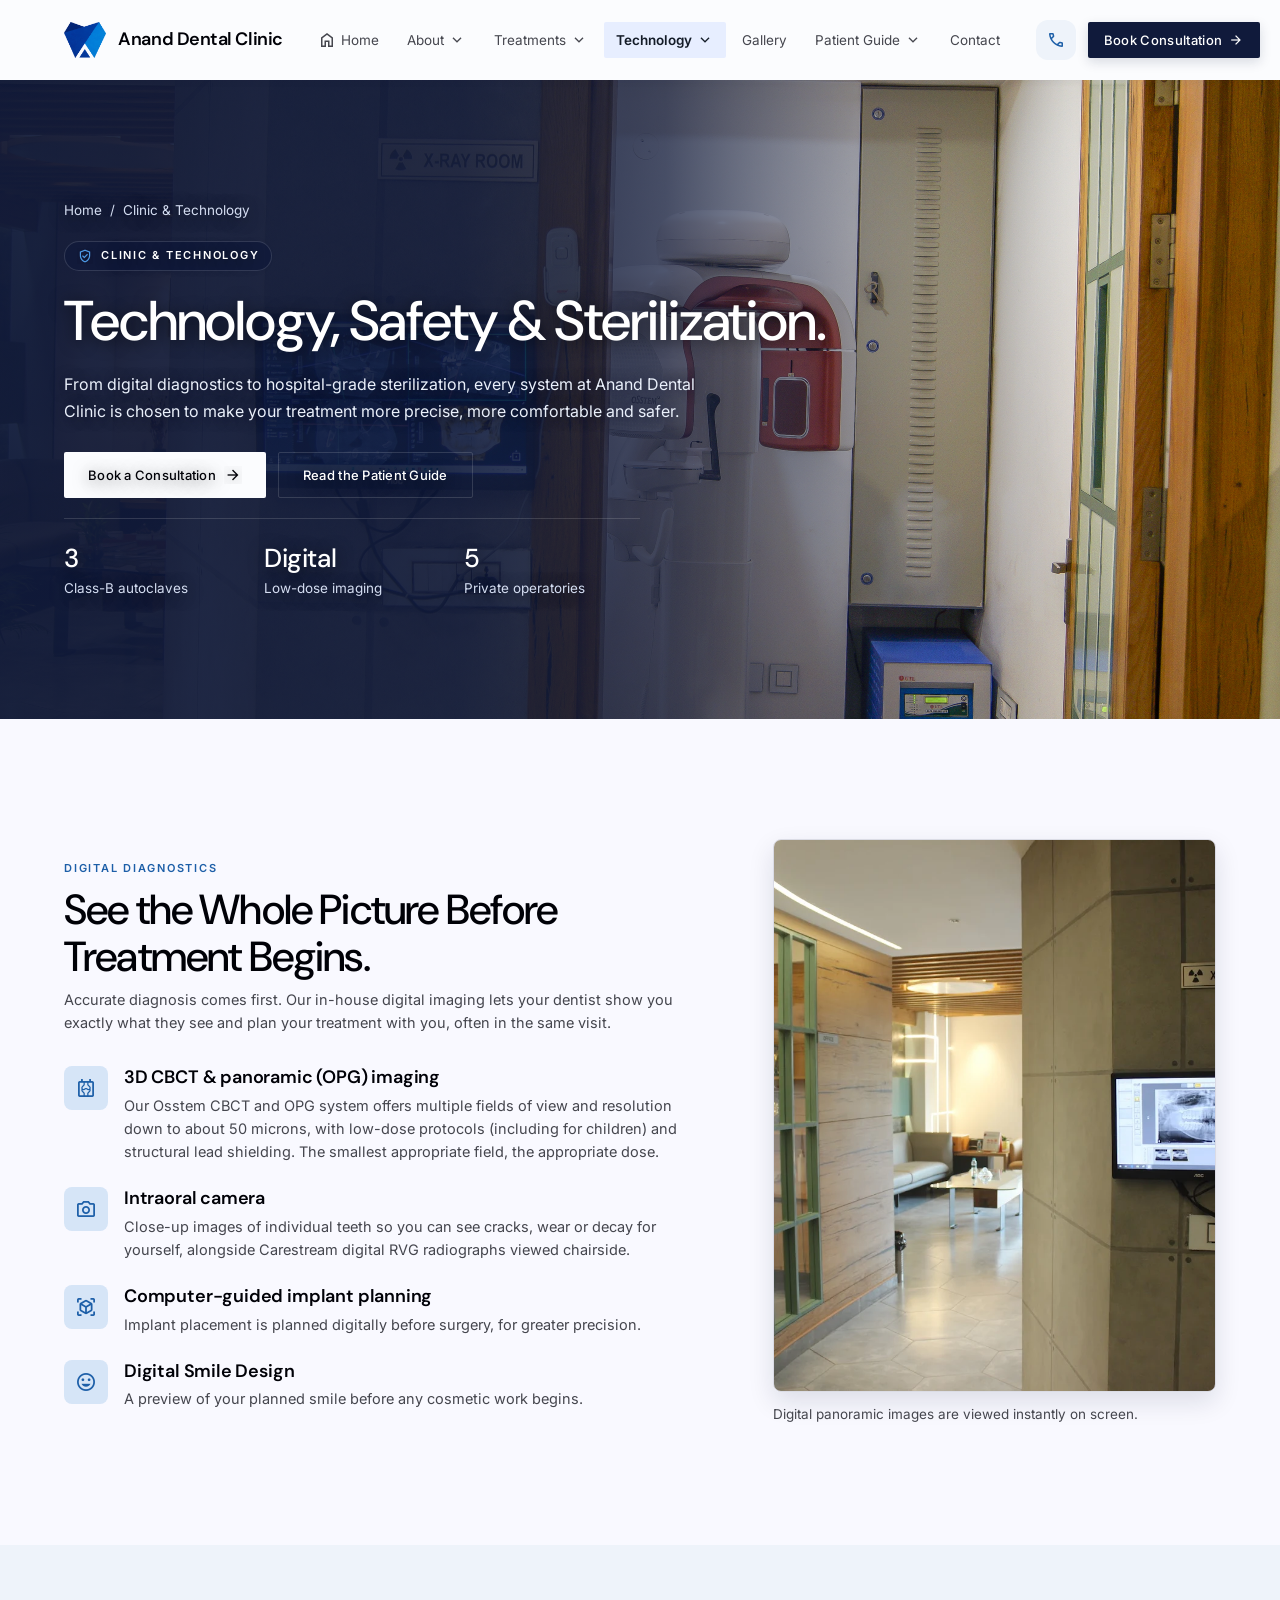
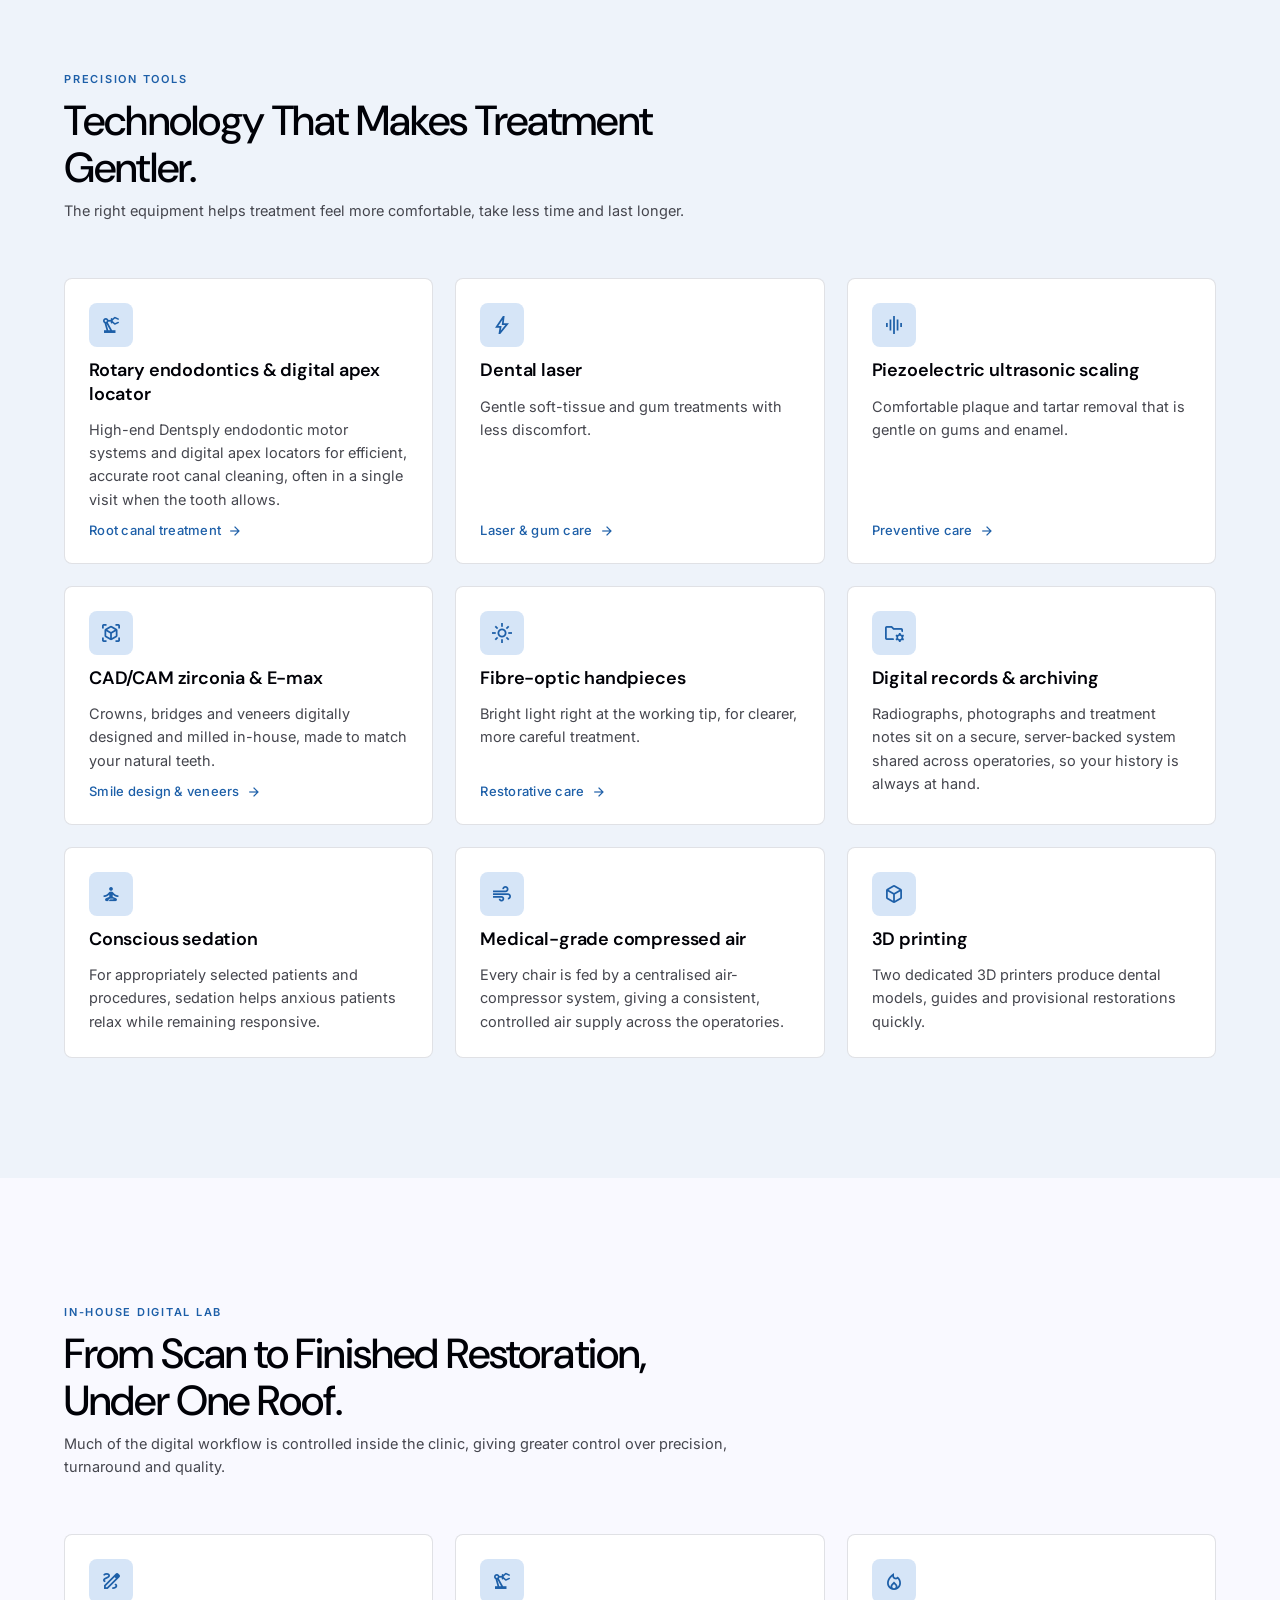
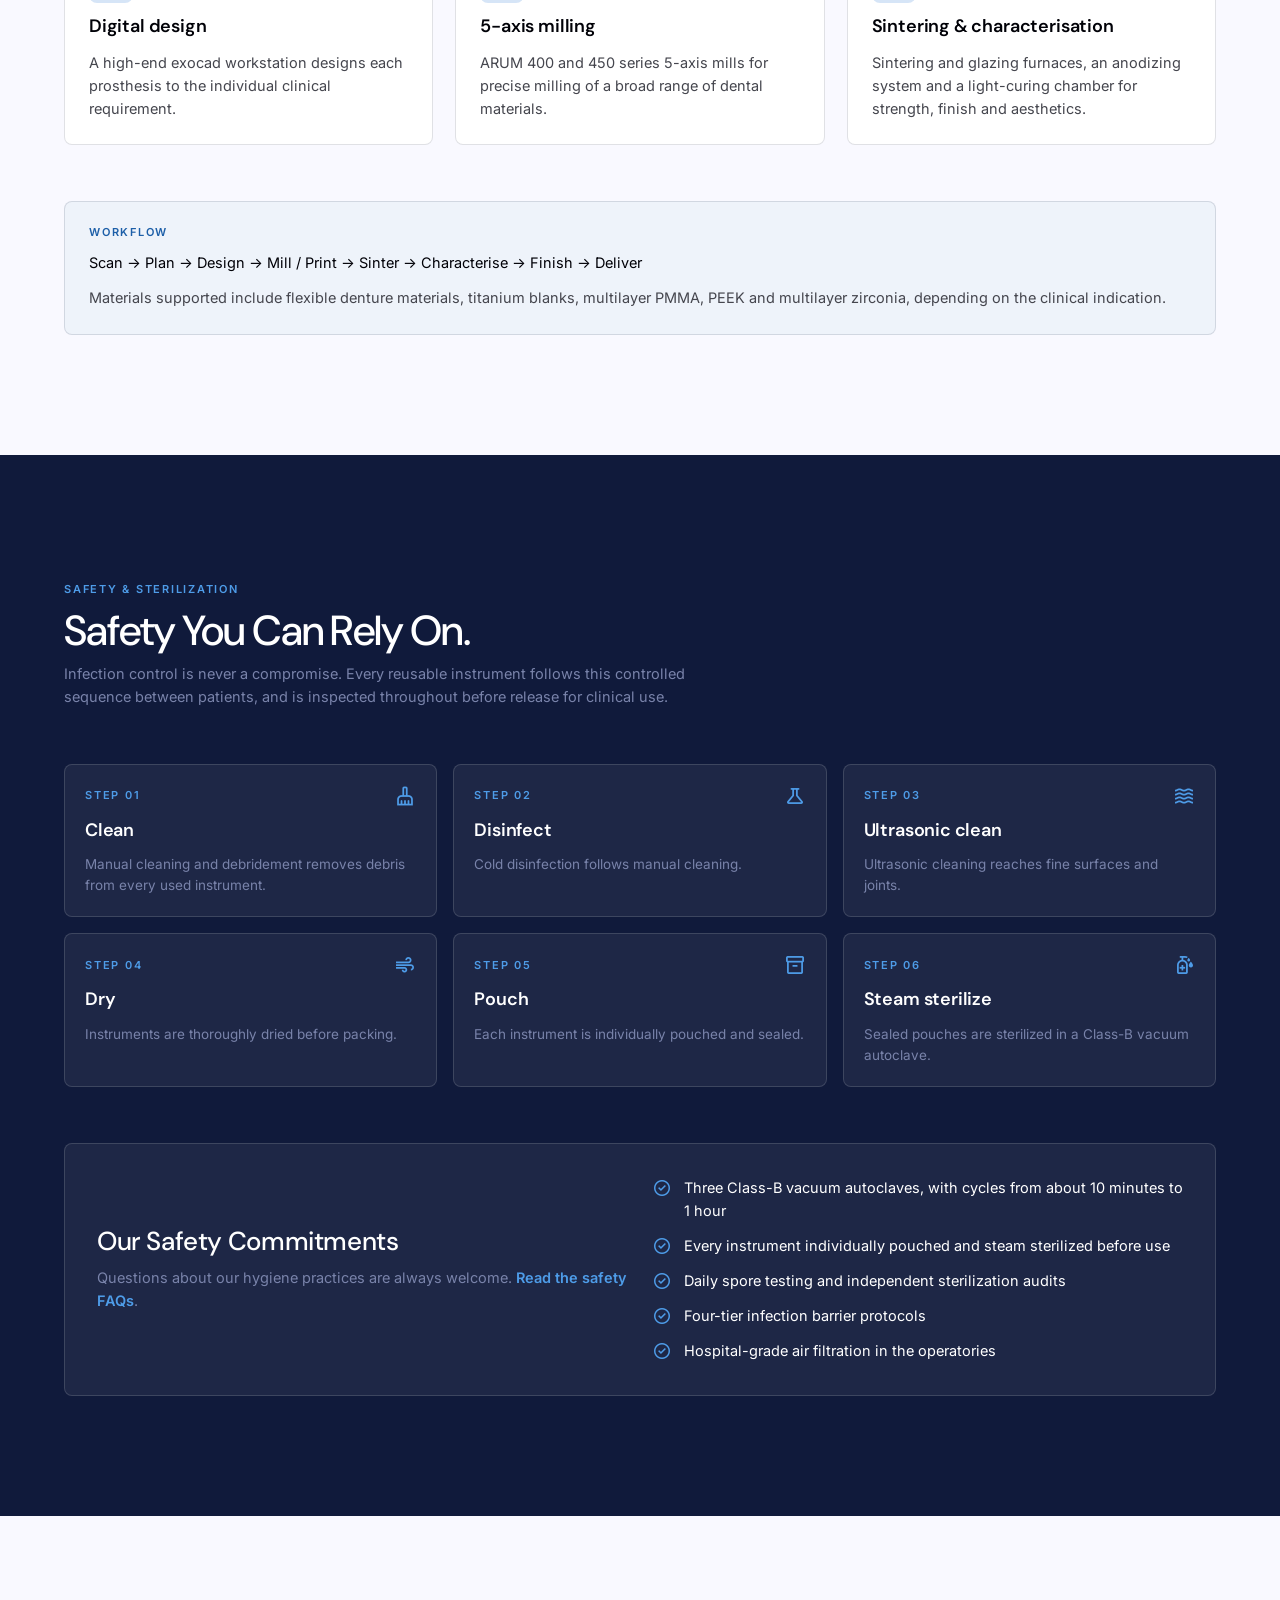
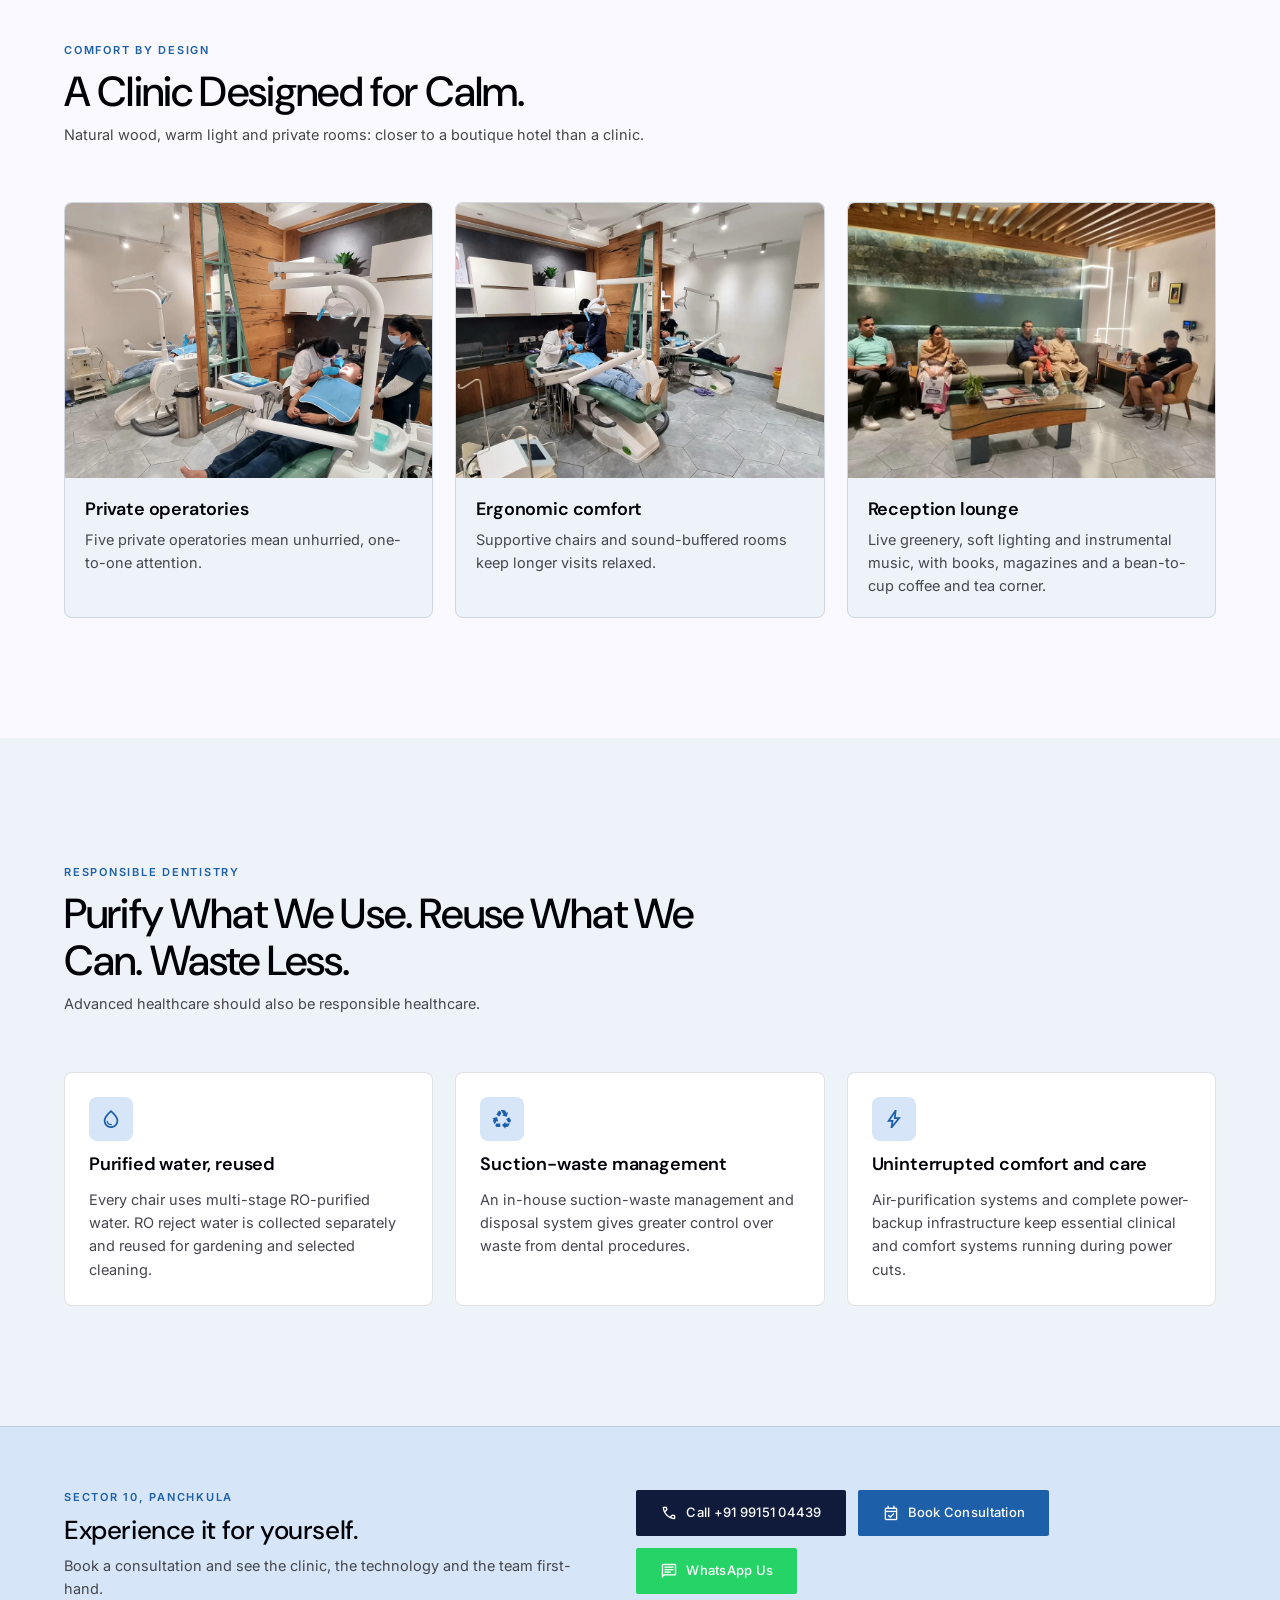
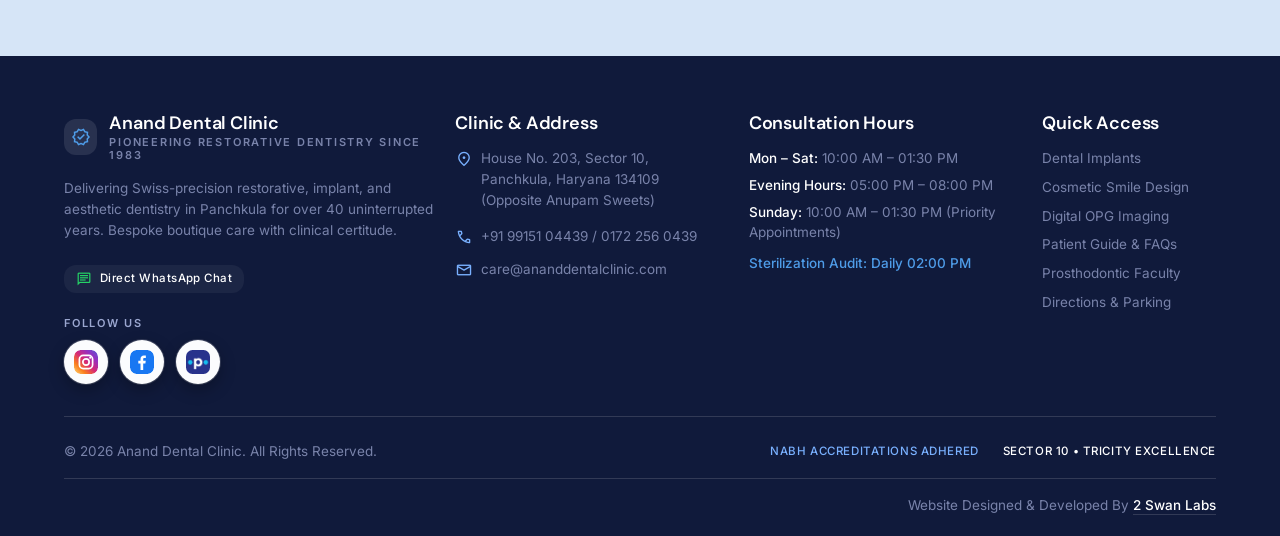
<file: technology.html>
<!DOCTYPE html>

<html lang="en"><head><meta charset="utf-8"/><meta content="width=device-width, initial-scale=1.0" name="viewport"/><meta content="web_standard" name="shell-type"/><title>Technology, Safety &amp; Sterilization | Anand Dental Clinic, Panchkula</title><meta name="description" content="Digital OPG imaging, laser and CAD/CAM dentistry, and Class-B autoclave sterilization at Anand Dental Clinic, Sector 10, Panchkula."/><link href="https://fonts.googleapis.com/css2?family=DM+Sans:ital,opsz,wght@0,9..40,400..700;1,9..40,400..700&amp;family=Inter:wght@300;400;500;600;700&amp;display=swap" rel="stylesheet"/><link href="https://fonts.googleapis.com/css2?family=Material+Symbols+Outlined:opsz,wght,FILL,GRAD@20..48,100..700,0..1,-50..200&amp;display=block" rel="stylesheet"/><style>@layer base{html,body{margin:0;padding:0;}body{overscroll-behavior:none;}main>:first-child{margin-top:0!important;}main>:last-child{margin-bottom:0!important;}}::-webkit-scrollbar{display:none;}html{scroll-behavior:smooth;}[id]{scroll-margin-top:96px;}.material-symbols-outlined{display:inline-block;width:1em;height:1em;overflow:hidden;white-space:nowrap;line-height:1;vertical-align:middle;flex-shrink:0;}/*nav-dd*/.nav-dd .nav-panel{visibility:hidden;opacity:0;transform:translate(-50%,4px);transition:opacity .18s ease,transform .18s ease,visibility .18s}.nav-dd:hover .nav-panel,.nav-dd:focus-within .nav-panel,.nav-dd.is-open .nav-panel{visibility:visible;opacity:1;transform:translate(-50%,0)}.nav-chev{transition:transform .18s ease}.nav-dd:hover .nav-chev,.nav-dd.is-open .nav-chev,.nav-dd:focus-within .nav-chev{transform:rotate(180deg)}/*end-nav-dd*/</style><link href="assets/styles.css" rel="stylesheet"/><link rel="icon" type="image/png" href="assets/logo-mark.png"/><style id="mobile-call">@media (max-width:479px){header>div.relative{gap:.5rem}header a[aria-label="Anand Dental Clinic home"]{gap:.5rem}header a[aria-label="Anand Dental Clinic home"] img{height:2rem}header a[aria-label="Anand Dental Clinic home"] .font-headline-sm{font-size:1rem}header>div.relative>div.shrink-0{gap:.5rem}}@media (max-width:359px){header a[aria-label="Anand Dental Clinic home"] .font-headline-sm{font-size:.875rem}}</style></head><body class="bg-surface font-body-md text-on-surface antialiased"><header class="fixed top-0 left-0 right-0 z-50 bg-surface-porcelain/90 backdrop-blur-xl shadow-[0_1px_8px_rgba(16,26,59,0.06)]"><div class="relative h-20 max-w-[1360px] mx-auto px-[clamp(1.25rem,5vw,4.5rem)] flex items-center justify-between gap-6"><a href="index.html" aria-label="Anand Dental Clinic home" class="flex items-center gap-3 shrink-0"><img alt="Anand Dental Clinic logo" class="h-9 w-auto object-contain" src="assets/logo-mark.png"/><span class="flex flex-col"><span class="font-headline-sm text-headline-sm text-primary tracking-tight whitespace-nowrap">Anand Dental Clinic</span><span class="hidden sm:block xl:hidden font-label-kicker text-label-kicker text-secondary uppercase whitespace-nowrap">Sector 10 Panchkula • Est. 1983</span></span></a><nav aria-label="Primary" class="hidden xl:flex items-center gap-1 whitespace-nowrap"><a href="index.html" aria-label="Home" title="Home" class="inline-flex items-center gap-1 pl-2.5 pr-3 py-2 rounded font-body-sm text-body-sm transition-colors text-on-surface-variant hover:text-on-surface hover:bg-surface-cream"><span class="material-symbols-outlined text-[20px]">home</span><span>Home</span></a><div class="nav-dd"><button type="button" aria-haspopup="true" aria-expanded="false" class="nav-trigger inline-flex items-center gap-1 px-3 py-2 rounded font-body-sm text-body-sm transition-colors text-on-surface-variant hover:text-on-surface hover:bg-surface-cream">About<span class="nav-chev material-symbols-outlined text-[18px]">expand_more</span></button><div class="nav-panel absolute left-1/2 top-[58px] pt-[22px] z-50"><div style="width:1086px" class="max-w-[calc(100vw-2rem)] whitespace-normal p-2 rounded-lg bg-surface-porcelain border border-border-hairline shadow-[0_10px_26px_rgba(16,26,59,0.18),0_2px_6px_rgba(16,26,59,0.08)]"><div class="grid gap-1 items-stretch" style="grid-template-columns:repeat(5,minmax(0,1fr))"><a href="about.html" class="group block p-1.5 rounded-lg hover:bg-surface-cream transition-colors"><span class="block overflow-hidden rounded-lg aspect-[8/5] bg-surface-container"><img alt="" data-src="assets/nav-story.png" width="360" height="225" decoding="async" class="w-full h-full object-cover transition-transform duration-500 group-hover:scale-105"/></span><span class="block mt-2 px-1 font-body-md text-body-md text-on-surface font-medium">Our Story &amp; Heritage</span></a><a href="about.html#specialists" class="group block p-1.5 rounded-lg hover:bg-surface-cream transition-colors"><span class="block overflow-hidden rounded-lg aspect-[8/5] bg-surface-container"><img alt="" data-src="assets/nav-doctors.png" width="360" height="225" decoding="async" class="w-full h-full object-cover transition-transform duration-500 group-hover:scale-105"/></span><span class="block mt-2 px-1 font-body-md text-body-md text-on-surface font-medium">Doctors &amp; Specialists</span></a><a href="about.html#philosophy" class="group block p-1.5 rounded-lg hover:bg-surface-cream transition-colors"><span class="block overflow-hidden rounded-lg aspect-[8/5] bg-surface-container"><img alt="" data-src="assets/nav-philosophy.png" width="360" height="225" decoding="async" class="w-full h-full object-cover transition-transform duration-500 group-hover:scale-105"/></span><span class="block mt-2 px-1 font-body-md text-body-md text-on-surface font-medium">Our Philosophy</span></a><a href="about.html#clinical-excellence" class="group block p-1.5 rounded-lg hover:bg-surface-cream transition-colors"><span class="block overflow-hidden rounded-lg aspect-[8/5] bg-surface-container"><img alt="" data-src="assets/nav-excellence.png" width="360" height="225" decoding="async" class="w-full h-full object-cover transition-transform duration-500 group-hover:scale-105"/></span><span class="block mt-2 px-1 font-body-md text-body-md text-on-surface font-medium">Clinical Excellence</span></a><a href="about.html#responsible" class="group block p-1.5 rounded-lg hover:bg-surface-cream transition-colors"><span class="block overflow-hidden rounded-lg aspect-[8/5] bg-surface-container"><img alt="" data-src="assets/nav-responsible.png" width="360" height="225" decoding="async" class="w-full h-full object-cover transition-transform duration-500 group-hover:scale-105"/></span><span class="block mt-2 px-1 font-body-md text-body-md text-on-surface font-medium">Responsible Practice</span></a></div></div></div></div><div class="nav-dd"><button type="button" aria-haspopup="true" aria-expanded="false" class="nav-trigger inline-flex items-center gap-1 px-3 py-2 rounded font-body-sm text-body-sm transition-colors text-on-surface-variant hover:text-on-surface hover:bg-surface-cream">Treatments<span class="nav-chev material-symbols-outlined text-[18px]">expand_more</span></button><div class="nav-panel absolute left-1/2 top-[58px] pt-[22px] z-50"><div class="w-[1140px] max-w-[calc(100vw-2rem)] whitespace-normal p-2 rounded-lg bg-surface-porcelain border border-border-hairline shadow-[0_10px_26px_rgba(16,26,59,0.18),0_2px_6px_rgba(16,26,59,0.08)]"><div class="grid grid-cols-[repeat(6,minmax(0,1fr))_104px] gap-1 items-stretch"><a href="procedures.html#implants" class="group block p-1.5 rounded-lg hover:bg-surface-cream transition-colors"><span class="block overflow-hidden rounded-lg aspect-[8/5] bg-surface-container"><img alt="" data-src="assets/nav-implants.png" width="360" height="225" decoding="async" class="w-full h-full object-cover transition-transform duration-500 group-hover:scale-105"/></span><span class="block mt-2 px-1 font-body-md text-body-md text-on-surface font-medium">Dental Implants &amp; Full Arch</span></a><a href="procedures.html#cosmetic" class="group block p-1.5 rounded-lg hover:bg-surface-cream transition-colors"><span class="block overflow-hidden rounded-lg aspect-[8/5] bg-surface-container"><img alt="" data-src="assets/nav-cosmetic.png" width="360" height="225" decoding="async" class="w-full h-full object-cover transition-transform duration-500 group-hover:scale-105"/></span><span class="block mt-2 px-1 font-body-md text-body-md text-on-surface font-medium">Cosmetic Smile Design</span></a><a href="procedures.html#endodontics" class="group block p-1.5 rounded-lg hover:bg-surface-cream transition-colors"><span class="block overflow-hidden rounded-lg aspect-[8/5] bg-surface-container"><img alt="" data-src="assets/nav-endo.png" width="360" height="225" decoding="async" class="w-full h-full object-cover transition-transform duration-500 group-hover:scale-105"/></span><span class="block mt-2 px-1 font-body-md text-body-md text-on-surface font-medium">Endodontics &amp; Root Canal</span></a><a href="procedures.html#ortho" class="group block p-1.5 rounded-lg hover:bg-surface-cream transition-colors"><span class="block overflow-hidden rounded-lg aspect-[8/5] bg-surface-container"><img alt="" data-src="assets/nav-ortho.png" width="360" height="225" decoding="async" class="w-full h-full object-cover transition-transform duration-500 group-hover:scale-105"/></span><span class="block mt-2 px-1 font-body-md text-body-md text-on-surface font-medium">Invisalign &amp; Orthodontics</span></a><a href="procedures.html#restorative" class="group block p-1.5 rounded-lg hover:bg-surface-cream transition-colors"><span class="block overflow-hidden rounded-lg aspect-[8/5] bg-surface-container"><img alt="" data-src="assets/nav-restorative.png" width="360" height="225" decoding="async" class="w-full h-full object-cover transition-transform duration-500 group-hover:scale-105"/></span><span class="block mt-2 px-1 font-body-md text-body-md text-on-surface font-medium">Restorative &amp; Geriatric</span></a><a href="procedures.html#preventive" class="group block p-1.5 rounded-lg hover:bg-surface-cream transition-colors"><span class="block overflow-hidden rounded-lg aspect-[8/5] bg-surface-container"><img alt="" data-src="assets/nav-preventive.png" width="360" height="225" decoding="async" class="w-full h-full object-cover transition-transform duration-500 group-hover:scale-105"/></span><span class="block mt-2 px-1 font-body-md text-body-md text-on-surface font-medium">Preventive &amp; Laser Care</span></a><a href="procedures.html" class="flex flex-col items-center justify-center gap-2 p-3 rounded-lg bg-primary-container text-on-primary hover:bg-primary transition-colors text-center"><span class="material-symbols-outlined text-[22px]">arrow_forward</span><span class="font-label-btn text-label-btn">View All Treatments</span></a></div></div></div></div><div class="nav-dd relative"><button type="button" aria-haspopup="true" aria-expanded="false" class="nav-trigger inline-flex items-center gap-1 px-3 py-2 rounded font-body-sm text-body-sm transition-colors bg-surface-container text-on-surface font-semibold">Technology<span class="nav-chev material-symbols-outlined text-[18px]">expand_more</span></button><div class="nav-panel absolute left-1/2 top-full pt-3 z-50"><div style="width:444px" class="max-w-[calc(100vw-2rem)] whitespace-normal p-2 rounded-lg bg-surface-porcelain border border-border-hairline shadow-[0_10px_26px_rgba(16,26,59,0.18),0_2px_6px_rgba(16,26,59,0.08)]"><div class="grid gap-1 items-stretch" style="grid-template-columns:repeat(2,minmax(0,1fr))"><a href="technology.html" class="group block p-1.5 rounded-lg hover:bg-surface-cream transition-colors"><span class="block overflow-hidden rounded-lg aspect-[8/5] bg-surface-container"><img alt="" data-src="assets/nav-clinic.png" width="360" height="225" decoding="async" class="w-full h-full object-cover transition-transform duration-500 group-hover:scale-105"/></span><span class="block mt-2 px-1 font-body-md text-body-md text-on-surface font-medium">Clinic &amp; Technology</span></a><a href="hygiene-safety.html" class="group block p-1.5 rounded-lg hover:bg-surface-cream transition-colors"><span class="block overflow-hidden rounded-lg aspect-[8/5] bg-surface-container"><img alt="" data-src="assets/nav-hygiene.png" width="360" height="225" decoding="async" class="w-full h-full object-cover transition-transform duration-500 group-hover:scale-105"/></span><span class="block mt-2 px-1 font-body-md text-body-md text-on-surface font-medium">Hygiene &amp; Safety</span></a></div></div></div></div><a href="gallery.html" class="inline-flex items-center gap-1 px-3 py-2 rounded font-body-sm text-body-sm transition-colors text-on-surface-variant hover:text-on-surface hover:bg-surface-cream">Gallery</a><div class="nav-dd relative"><button type="button" aria-haspopup="true" aria-expanded="false" class="nav-trigger inline-flex items-center gap-1 px-3 py-2 rounded font-body-sm text-body-sm transition-colors text-on-surface-variant hover:text-on-surface hover:bg-surface-cream">Patient Guide<span class="nav-chev material-symbols-outlined text-[18px]">expand_more</span></button><div class="nav-panel absolute left-1/2 top-full pt-3 z-50"><div style="width:444px" class="max-w-[calc(100vw-2rem)] whitespace-normal p-2 rounded-lg bg-surface-porcelain border border-border-hairline shadow-[0_10px_26px_rgba(16,26,59,0.18),0_2px_6px_rgba(16,26,59,0.08)]"><div class="grid gap-1 items-stretch" style="grid-template-columns:repeat(2,minmax(0,1fr))"><a href="patient-guide.html" class="group block p-1.5 rounded-lg hover:bg-surface-cream transition-colors"><span class="block overflow-hidden rounded-lg aspect-[8/5] bg-surface-container"><img alt="" data-src="assets/nav-guide.png" width="360" height="225" decoding="async" class="w-full h-full object-cover transition-transform duration-500 group-hover:scale-105"/></span><span class="block mt-2 px-1 font-body-md text-body-md text-on-surface font-medium">Patient Guide &amp; FAQs</span></a><a href="reviews.html" class="group block p-1.5 rounded-lg hover:bg-surface-cream transition-colors"><span class="block overflow-hidden rounded-lg aspect-[8/5] bg-surface-container"><img alt="" data-src="assets/nav-reviews.png" width="360" height="225" decoding="async" class="w-full h-full object-cover transition-transform duration-500 group-hover:scale-105"/></span><span class="block mt-2 px-1 font-body-md text-body-md text-on-surface font-medium">Patient Reviews</span></a></div></div></div></div><a href="contact.html" class="inline-flex items-center gap-1 px-3 py-2 rounded font-body-sm text-body-sm transition-colors text-on-surface-variant hover:text-on-surface hover:bg-surface-cream">Contact</a></nav><div class="flex items-center gap-3 shrink-0"><a class="flex items-center justify-center w-10 h-10 rounded-full bg-surface-cream text-secondary hover:bg-surface-container transition-colors" href="tel:+919915104439" aria-label="Call +91 99151 04439" title="Call +91 99151 04439"><span class="material-symbols-outlined text-[20px]">call</span></a><a class="hidden md:inline-flex whitespace-nowrap items-center justify-center px-4 py-2.5 rounded bg-primary-container text-on-primary font-label-btn text-label-btn tracking-wide shadow-[0_4px_12px_rgba(16,26,59,0.15)] hover:bg-primary transition-all duration-200 hover:-translate-y-0.5" href="contact.html#booking"><span>Book Consultation</span><span class="material-symbols-outlined text-[16px] ml-1.5">arrow_forward</span></a><button id="menu-btn" type="button" aria-label="Open menu" aria-expanded="false" class="xl:hidden w-10 h-10 rounded-full bg-primary-container flex items-center justify-center"><span class="material-symbols-outlined text-on-primary text-[22px]">menu</span></button></div></div><div id="mobile-menu" class="hidden xl:hidden border-t border-border-hairline bg-surface-porcelain max-h-[calc(100vh-5rem)] overflow-y-auto"><div class="max-w-[1360px] mx-auto px-margin py-2 flex flex-col"><a href="index.html" class="flex items-center gap-2 py-3 border-b border-border-hairline font-body-md text-body-md text-on-surface"><span class="material-symbols-outlined text-[20px]">home</span>Home</a><details class="group border-b border-border-hairline"><summary class="flex items-center justify-between py-3 cursor-pointer list-none [&::-webkit-details-marker]:hidden font-body-md text-body-md text-on-surface">About<span class="material-symbols-outlined text-[20px] transition-transform group-open:rotate-180">expand_more</span></summary><div class="pb-2 pl-1 flex flex-col"><a href="about.html" class="flex items-center gap-3 py-2"><img alt="" data-src="assets/nav-story.png" width="360" height="225" decoding="async" class="w-14 h-9 rounded object-cover shrink-0"/><span class="font-body-sm text-body-sm text-on-surface">Our Story &amp; Heritage</span></a><a href="about.html#specialists" class="flex items-center gap-3 py-2"><img alt="" data-src="assets/nav-doctors.png" width="360" height="225" decoding="async" class="w-14 h-9 rounded object-cover shrink-0"/><span class="font-body-sm text-body-sm text-on-surface">Doctors &amp; Specialists</span></a><a href="about.html#philosophy" class="flex items-center gap-3 py-2"><img alt="" data-src="assets/nav-philosophy.png" width="360" height="225" decoding="async" class="w-14 h-9 rounded object-cover shrink-0"/><span class="font-body-sm text-body-sm text-on-surface">Our Philosophy</span></a><a href="about.html#clinical-excellence" class="flex items-center gap-3 py-2"><img alt="" data-src="assets/nav-excellence.png" width="360" height="225" decoding="async" class="w-14 h-9 rounded object-cover shrink-0"/><span class="font-body-sm text-body-sm text-on-surface">Clinical Excellence</span></a><a href="about.html#responsible" class="flex items-center gap-3 py-2"><img alt="" data-src="assets/nav-responsible.png" width="360" height="225" decoding="async" class="w-14 h-9 rounded object-cover shrink-0"/><span class="font-body-sm text-body-sm text-on-surface">Responsible Practice</span></a></div></details><details class="group border-b border-border-hairline"><summary class="flex items-center justify-between py-3 cursor-pointer list-none [&::-webkit-details-marker]:hidden font-body-md text-body-md text-on-surface">Treatments<span class="material-symbols-outlined text-[20px] transition-transform group-open:rotate-180">expand_more</span></summary><div class="pb-2 pl-1 flex flex-col"><a href="procedures.html#implants" class="flex items-center gap-3 py-2"><img alt="" data-src="assets/nav-implants.png" width="360" height="225" decoding="async" class="w-14 h-9 rounded object-cover shrink-0"/><span class="font-body-sm text-body-sm text-on-surface">Dental Implants &amp; Full Arch</span></a><a href="procedures.html#cosmetic" class="flex items-center gap-3 py-2"><img alt="" data-src="assets/nav-cosmetic.png" width="360" height="225" decoding="async" class="w-14 h-9 rounded object-cover shrink-0"/><span class="font-body-sm text-body-sm text-on-surface">Cosmetic Smile Design</span></a><a href="procedures.html#endodontics" class="flex items-center gap-3 py-2"><img alt="" data-src="assets/nav-endo.png" width="360" height="225" decoding="async" class="w-14 h-9 rounded object-cover shrink-0"/><span class="font-body-sm text-body-sm text-on-surface">Endodontics &amp; Root Canal</span></a><a href="procedures.html#ortho" class="flex items-center gap-3 py-2"><img alt="" data-src="assets/nav-ortho.png" width="360" height="225" decoding="async" class="w-14 h-9 rounded object-cover shrink-0"/><span class="font-body-sm text-body-sm text-on-surface">Invisalign &amp; Orthodontics</span></a><a href="procedures.html#restorative" class="flex items-center gap-3 py-2"><img alt="" data-src="assets/nav-restorative.png" width="360" height="225" decoding="async" class="w-14 h-9 rounded object-cover shrink-0"/><span class="font-body-sm text-body-sm text-on-surface">Restorative &amp; Geriatric</span></a><a href="procedures.html#preventive" class="flex items-center gap-3 py-2"><img alt="" data-src="assets/nav-preventive.png" width="360" height="225" decoding="async" class="w-14 h-9 rounded object-cover shrink-0"/><span class="font-body-sm text-body-sm text-on-surface">Preventive &amp; Laser Care</span></a><a href="procedures.html" class="py-2 font-label-btn text-label-btn text-secondary">View All Treatments</a></div></details><details class="group border-b border-border-hairline"><summary class="flex items-center justify-between py-3 cursor-pointer list-none [&::-webkit-details-marker]:hidden font-body-md text-body-md text-on-surface">Technology<span class="material-symbols-outlined text-[20px] transition-transform group-open:rotate-180">expand_more</span></summary><div class="pb-2 pl-1 flex flex-col"><a href="technology.html" class="flex items-center gap-3 py-2"><img alt="" data-src="assets/nav-clinic.png" width="360" height="225" decoding="async" class="w-14 h-9 rounded object-cover shrink-0"/><span class="font-body-sm text-body-sm text-on-surface">Clinic &amp; Technology</span></a><a href="hygiene-safety.html" class="flex items-center gap-3 py-2"><img alt="" data-src="assets/nav-hygiene.png" width="360" height="225" decoding="async" class="w-14 h-9 rounded object-cover shrink-0"/><span class="font-body-sm text-body-sm text-on-surface">Hygiene &amp; Safety</span></a></div></details><a href="gallery.html" class="py-3 border-b border-border-hairline font-body-md text-body-md text-on-surface">Gallery</a><details class="group border-b border-border-hairline"><summary class="flex items-center justify-between py-3 cursor-pointer list-none [&::-webkit-details-marker]:hidden font-body-md text-body-md text-on-surface">Patient Guide<span class="material-symbols-outlined text-[20px] transition-transform group-open:rotate-180">expand_more</span></summary><div class="pb-2 pl-1 flex flex-col"><a href="patient-guide.html" class="flex items-center gap-3 py-2"><img alt="" data-src="assets/nav-guide.png" width="360" height="225" decoding="async" class="w-14 h-9 rounded object-cover shrink-0"/><span class="font-body-sm text-body-sm text-on-surface">Patient Guide &amp; FAQs</span></a><a href="reviews.html" class="flex items-center gap-3 py-2"><img alt="" data-src="assets/nav-reviews.png" width="360" height="225" decoding="async" class="w-14 h-9 rounded object-cover shrink-0"/><span class="font-body-sm text-body-sm text-on-surface">Patient Reviews</span></a></div></details><a href="contact.html" class="py-3 border-b border-border-hairline font-body-md text-body-md text-on-surface">Contact</a><a href="contact.html#booking" class="mt-4 inline-flex items-center justify-center px-4 py-3 rounded bg-primary-container text-on-primary font-label-btn text-label-btn">Book Consultation</a><a href="tel:+919915104439" class="py-3 text-center font-label-btn text-label-btn text-secondary">Call +91 99151 04439</a><div class="mm-info"><a class="mm-addr" href="https://maps.google.com/?q=Anand+Dental+Clinic+Sector+10+Panchkula" target="_blank" rel="noopener noreferrer" aria-label="Get directions to Anand Dental Clinic"><span class="material-symbols-outlined mm-pin">location_on</span><span class="mm-addr-t"><b>Anand Dental Clinic</b>House No. 203, Sector 10, Panchkula,<br/>Haryana 134109 (Opposite Anupam Sweets)<em>Get directions</em></span></a><div class="mm-soc"><span class="mm-soc-h">Follow us</span><a class="mm-s" href="https://www.instagram.com/anand_dental_clinic_/?hl=en" target="_blank" rel="noopener noreferrer" aria-label="Instagram"><svg  viewBox="0 0 24 24" aria-hidden="true" focusable="false"><defs><linearGradient id="igg35" x1="0" y1="1" x2="1" y2="0"><stop offset="0" stop-color="#FEDA75"/><stop offset=".25" stop-color="#FA7E1E"/><stop offset=".5" stop-color="#D62976"/><stop offset=".75" stop-color="#962FBF"/><stop offset="1" stop-color="#4F5BD5"/></linearGradient></defs><rect width="24" height="24" rx="6.5" fill="url(#igg35)"/><rect x="5.4" y="5.4" width="13.2" height="13.2" rx="3.9" fill="none" stroke="#fff" stroke-width="1.7"/><circle cx="12" cy="12" r="3.15" fill="none" stroke="#fff" stroke-width="1.7"/><circle cx="16.15" cy="7.85" r="1" fill="#fff"/></svg></a><a class="mm-s" href="https://www.facebook.com/ananddentalpkl/" target="_blank" rel="noopener noreferrer" aria-label="Facebook"><svg  viewBox="0 0 24 24" aria-hidden="true" focusable="false"><rect width="24" height="24" rx="6.5" fill="#1877F2"/><path d="M13.2 20v-6.6h2.2l.35-2.6H13.2V9.2c0-.75.2-1.25 1.28-1.25h1.37V5.6c-.24-.03-1.05-.1-2-.1-1.98 0-3.34 1.2-3.34 3.43v1.9H8.3v2.6h2.2V20z" fill="#fff"/></svg></a><a class="mm-s" href="https://www.practo.com/panchkula/clinic/anand-dental-clinic-sector-10" target="_blank" rel="noopener noreferrer" aria-label="Practo"><img src="assets/practo-logo.png" alt="" width="64" height="64" loading="lazy" decoding="async"/></a></div></div></div></div></header><main class="w-full pt-20 bg-surface"><section class="relative w-full overflow-hidden bg-primary text-on-primary py-space-xl md:py-space-2xl"><div class="absolute inset-0 z-0 pointer-events-none"><img alt="" src="assets/x-ray.png" class="w-full h-full object-cover"/><div class="tech-fade" style="position:absolute;inset:0;background:linear-gradient(90deg,rgba(16,26,59,.93) 0%,rgba(16,26,59,.87) 30%,rgba(16,26,59,.5) 48%,rgba(16,26,59,0) 64%,rgba(16,26,59,0) 100%)"></div></div><div style="text-shadow:0 2px 16px rgba(0,0,0,.6)" class="relative z-10 max-w-[1360px] mx-auto px-margin space-y-5"><nav aria-label="Breadcrumb" class="font-body-sm text-body-sm text-on-primary-container flex items-center gap-2 tech-hero-s"><a href="index.html" class="hover:underline">Home</a><span aria-hidden="true">/</span><span aria-current="page">Clinic & Technology</span></nav><span class="inline-flex items-center gap-2 px-3 py-1.5 rounded-[9999px] font-label-kicker text-label-kicker uppercase border border-border-subtle-dark bg-[rgba(16,26,59,0.75)] text-on-primary"><span class="material-symbols-outlined text-[16px] text-accent-electric">verified_user</span>Clinic &amp; Technology</span><h1 class="max-w-4xl text-on-primary font-display-hero text-display-hero-mobile md:text-display-hero">Technology, Safety &amp; Sterilization.</h1><p class="max-w-2xl font-body-lead text-body-lead text-on-primary-container tech-hero-p">From digital diagnostics to hospital-grade sterilization, every system at Anand Dental Clinic is chosen to make your treatment more precise, more comfortable and safer.</p><div class="flex flex-wrap gap-3 pt-2"><a href="contact.html#booking" class="inline-flex items-center gap-2 px-6 py-3.5 rounded bg-surface-porcelain text-primary font-label-btn text-label-btn hover:bg-surface-container transition-colors">Book a Consultation<span class="material-symbols-outlined text-[18px]">arrow_forward</span></a><a href="patient-guide.html" class="inline-flex items-center gap-2 px-6 py-3.5 rounded border border-border-subtle-dark text-on-primary font-label-btn text-label-btn hover:bg-[rgba(252,251,248,0.08)] transition-colors">Read the Patient Guide</a></div><div class="grid grid-cols-3 gap-6 pt-6 max-w-xl border-t border-border-subtle-dark mt-6 tech-hero-s"><div class="space-y-1"><p class="font-headline-lg text-headline-lg text-on-primary">3</p><p class="font-body-sm text-body-sm text-on-primary-container">Class-B autoclaves</p></div><div class="space-y-1"><p class="font-headline-lg text-headline-lg text-on-primary">Digital</p><p class="font-body-sm text-body-sm text-on-primary-container">Low-dose imaging</p></div><div class="space-y-1"><p class="font-headline-lg text-headline-lg text-on-primary">5</p><p class="font-body-sm text-body-sm text-on-primary-container">Private operatories</p></div></div></div></section><section id="diagnostics" class="w-full py-space-2xl bg-surface"><div class="max-w-[1360px] mx-auto px-margin grid grid-cols-1 lg:grid-cols-12 gap-10 lg:gap-16 items-center"><div class="lg:col-span-7 space-y-8"><div class="max-w-2xl space-y-2"><span class="font-label-kicker text-label-kicker uppercase text-secondary">Digital Diagnostics</span><h2 class="text-primary font-headline-xl text-headline-xl-mobile md:text-headline-xl">See the Whole Picture Before Treatment Begins.</h2><p class="font-body-md text-body-md text-on-surface-variant">Accurate diagnosis comes first. Our in-house digital imaging lets your dentist show you exactly what they see and plan your treatment with you, often in the same visit.</p></div><ul class="space-y-6"><li class="flex gap-4"><span class="w-11 h-11 rounded-xl bg-surface-wash text-secondary flex items-center justify-center shrink-0"><span class="material-symbols-outlined text-[22px]">radiology</span></span><div><h3 class="font-headline-sm text-headline-sm text-primary">3D CBCT &amp; panoramic (OPG) imaging</h3><p class="font-body-md text-body-md text-on-surface-variant mt-1">Our Osstem CBCT and OPG system offers multiple fields of view and resolution down to about 50 microns, with low-dose protocols (including for children) and structural lead shielding. The smallest appropriate field, the appropriate dose.</p></div></li><li class="flex gap-4"><span class="w-11 h-11 rounded-xl bg-surface-wash text-secondary flex items-center justify-center shrink-0"><span class="material-symbols-outlined text-[22px]">photo_camera</span></span><div><h3 class="font-headline-sm text-headline-sm text-primary">Intraoral camera</h3><p class="font-body-md text-body-md text-on-surface-variant mt-1">Close-up images of individual teeth so you can see cracks, wear or decay for yourself, alongside Carestream digital RVG radiographs viewed chairside.</p></div></li><li class="flex gap-4"><span class="w-11 h-11 rounded-xl bg-surface-wash text-secondary flex items-center justify-center shrink-0"><span class="material-symbols-outlined text-[22px]">view_in_ar</span></span><div><h3 class="font-headline-sm text-headline-sm text-primary">Computer-guided implant planning</h3><p class="font-body-md text-body-md text-on-surface-variant mt-1">Implant placement is planned digitally before surgery, for greater precision.</p></div></li><li class="flex gap-4"><span class="w-11 h-11 rounded-xl bg-surface-wash text-secondary flex items-center justify-center shrink-0"><span class="material-symbols-outlined text-[22px]">mood</span></span><div><h3 class="font-headline-sm text-headline-sm text-primary">Digital Smile Design</h3><p class="font-body-md text-body-md text-on-surface-variant mt-1">A preview of your planned smile before any cosmetic work begins.</p></div></li></ul></div><figure class="lg:col-span-5"><div class="rounded-xl overflow-hidden border border-border-hairline shadow-[0_10px_26px_rgba(16,26,59,0.12)]"><img alt="Digital OPG image displayed beside the X-ray room at Anand Dental Clinic" loading="lazy" decoding="async" src="assets/g3.png" class="w-full aspect-[4/5] object-cover"/></div><figcaption class="mt-3 font-body-sm text-body-sm text-on-surface-variant">Digital panoramic images are viewed instantly on screen.</figcaption></figure></div></section><section id="treatment-technology" class="w-full py-space-2xl bg-surface-cream"><div class="max-w-[1360px] mx-auto px-margin space-y-space-xl"><div class="max-w-2xl space-y-2"><span class="font-label-kicker text-label-kicker uppercase text-secondary">Precision Tools</span><h2 class="text-primary font-headline-xl text-headline-xl-mobile md:text-headline-xl">Technology That Makes Treatment Gentler.</h2><p class="font-body-md text-body-md text-on-surface-variant">The right equipment helps treatment feel more comfortable, take less time and last longer.</p></div><div class="grid grid-cols-1 md:grid-cols-2 lg:grid-cols-3 gap-gutter"><div class="rounded-xl bg-surface-container-lowest border border-border-hairline p-6 flex flex-col gap-3"><span class="w-11 h-11 rounded-xl bg-surface-wash text-secondary flex items-center justify-center"><span class="material-symbols-outlined text-[22px]">precision_manufacturing</span></span><h3 class="font-headline-sm text-headline-sm text-primary">Rotary endodontics & digital apex locator</h3><p class="font-body-md text-body-md text-on-surface-variant flex-1">High-end Dentsply endodontic motor systems and digital apex locators for efficient, accurate root canal cleaning, often in a single visit when the tooth allows.</p><a href="procedures.html#endodontics" class="inline-flex items-center gap-1.5 font-label-btn text-label-btn text-secondary hover:text-primary transition-colors">Root canal treatment<span class="material-symbols-outlined text-[16px]">arrow_forward</span></a></div><div class="rounded-xl bg-surface-container-lowest border border-border-hairline p-6 flex flex-col gap-3"><span class="w-11 h-11 rounded-xl bg-surface-wash text-secondary flex items-center justify-center"><span class="material-symbols-outlined text-[22px]">bolt</span></span><h3 class="font-headline-sm text-headline-sm text-primary">Dental laser</h3><p class="font-body-md text-body-md text-on-surface-variant flex-1">Gentle soft-tissue and gum treatments with less discomfort.</p><a href="procedures.html#preventive" class="inline-flex items-center gap-1.5 font-label-btn text-label-btn text-secondary hover:text-primary transition-colors">Laser & gum care<span class="material-symbols-outlined text-[16px]">arrow_forward</span></a></div><div class="rounded-xl bg-surface-container-lowest border border-border-hairline p-6 flex flex-col gap-3"><span class="w-11 h-11 rounded-xl bg-surface-wash text-secondary flex items-center justify-center"><span class="material-symbols-outlined text-[22px]">graphic_eq</span></span><h3 class="font-headline-sm text-headline-sm text-primary">Piezoelectric ultrasonic scaling</h3><p class="font-body-md text-body-md text-on-surface-variant flex-1">Comfortable plaque and tartar removal that is gentle on gums and enamel.</p><a href="procedures.html#preventive" class="inline-flex items-center gap-1.5 font-label-btn text-label-btn text-secondary hover:text-primary transition-colors">Preventive care<span class="material-symbols-outlined text-[16px]">arrow_forward</span></a></div><div class="rounded-xl bg-surface-container-lowest border border-border-hairline p-6 flex flex-col gap-3"><span class="w-11 h-11 rounded-xl bg-surface-wash text-secondary flex items-center justify-center"><span class="material-symbols-outlined text-[22px]">view_in_ar</span></span><h3 class="font-headline-sm text-headline-sm text-primary">CAD/CAM zirconia & E-max</h3><p class="font-body-md text-body-md text-on-surface-variant flex-1">Crowns, bridges and veneers digitally designed and milled in-house, made to match your natural teeth.</p><a href="procedures.html#cosmetic" class="inline-flex items-center gap-1.5 font-label-btn text-label-btn text-secondary hover:text-primary transition-colors">Smile design & veneers<span class="material-symbols-outlined text-[16px]">arrow_forward</span></a></div><div class="rounded-xl bg-surface-container-lowest border border-border-hairline p-6 flex flex-col gap-3"><span class="w-11 h-11 rounded-xl bg-surface-wash text-secondary flex items-center justify-center"><span class="material-symbols-outlined text-[22px]">light_mode</span></span><h3 class="font-headline-sm text-headline-sm text-primary">Fibre-optic handpieces</h3><p class="font-body-md text-body-md text-on-surface-variant flex-1">Bright light right at the working tip, for clearer, more careful treatment.</p><a href="procedures.html#restorative" class="inline-flex items-center gap-1.5 font-label-btn text-label-btn text-secondary hover:text-primary transition-colors">Restorative care<span class="material-symbols-outlined text-[16px]">arrow_forward</span></a></div><div class="rounded-xl bg-surface-container-lowest border border-border-hairline p-6 flex flex-col gap-3"><span class="w-11 h-11 rounded-xl bg-surface-wash text-secondary flex items-center justify-center"><span class="material-symbols-outlined text-[22px]">folder_managed</span></span><h3 class="font-headline-sm text-headline-sm text-primary">Digital records & archiving</h3><p class="font-body-md text-body-md text-on-surface-variant flex-1">Radiographs, photographs and treatment notes sit on a secure, server-backed system shared across operatories, so your history is always at hand.</p></div><div class="rounded-xl bg-surface-container-lowest border border-border-hairline p-6 flex flex-col gap-3"><span class="w-11 h-11 rounded-xl bg-surface-wash text-secondary flex items-center justify-center"><span class="material-symbols-outlined text-[22px]">self_improvement</span></span><h3 class="font-headline-sm text-headline-sm text-primary">Conscious sedation</h3><p class="font-body-md text-body-md text-on-surface-variant flex-1">For appropriately selected patients and procedures, sedation helps anxious patients relax while remaining responsive.</p></div><div class="rounded-xl bg-surface-container-lowest border border-border-hairline p-6 flex flex-col gap-3"><span class="w-11 h-11 rounded-xl bg-surface-wash text-secondary flex items-center justify-center"><span class="material-symbols-outlined text-[22px]">air</span></span><h3 class="font-headline-sm text-headline-sm text-primary">Medical-grade compressed air</h3><p class="font-body-md text-body-md text-on-surface-variant flex-1">Every chair is fed by a centralised air-compressor system, giving a consistent, controlled air supply across the operatories.</p></div><div class="rounded-xl bg-surface-container-lowest border border-border-hairline p-6 flex flex-col gap-3"><span class="w-11 h-11 rounded-xl bg-surface-wash text-secondary flex items-center justify-center"><span class="material-symbols-outlined text-[22px]">deployed_code</span></span><h3 class="font-headline-sm text-headline-sm text-primary">3D printing</h3><p class="font-body-md text-body-md text-on-surface-variant flex-1">Two dedicated 3D printers produce dental models, guides and provisional restorations quickly.</p></div></div></div></section><section class="w-full py-space-2xl bg-surface"><div class="max-w-[1360px] mx-auto px-margin space-y-space-xl"><div class="max-w-2xl space-y-2"><span class="font-label-kicker text-label-kicker uppercase text-secondary">In-House Digital Lab</span><h2 class="text-primary font-headline-xl text-headline-xl-mobile md:text-headline-xl">From Scan to Finished Restoration, Under One Roof.</h2><p class="font-body-md text-body-md text-on-surface-variant">Much of the digital workflow is controlled inside the clinic, giving greater control over precision, turnaround and quality.</p></div><div class="grid grid-cols-1 md:grid-cols-2 lg:grid-cols-3 gap-gutter"><div class="rounded-xl bg-surface-container-lowest border border-border-hairline p-6 flex flex-col gap-3"><span class="w-11 h-11 rounded-xl bg-surface-wash text-secondary flex items-center justify-center"><span class="material-symbols-outlined text-[22px]">draw</span></span><h3 class="font-headline-sm text-headline-sm text-primary">Digital design</h3><p class="font-body-md text-body-md text-on-surface-variant flex-1">A high-end exocad workstation designs each prosthesis to the individual clinical requirement.</p></div><div class="rounded-xl bg-surface-container-lowest border border-border-hairline p-6 flex flex-col gap-3"><span class="w-11 h-11 rounded-xl bg-surface-wash text-secondary flex items-center justify-center"><span class="material-symbols-outlined text-[22px]">precision_manufacturing</span></span><h3 class="font-headline-sm text-headline-sm text-primary">5-axis milling</h3><p class="font-body-md text-body-md text-on-surface-variant flex-1">ARUM 400 and 450 series 5-axis mills for precise milling of a broad range of dental materials.</p></div><div class="rounded-xl bg-surface-container-lowest border border-border-hairline p-6 flex flex-col gap-3"><span class="w-11 h-11 rounded-xl bg-surface-wash text-secondary flex items-center justify-center"><span class="material-symbols-outlined text-[22px]">local_fire_department</span></span><h3 class="font-headline-sm text-headline-sm text-primary">Sintering &amp; characterisation</h3><p class="font-body-md text-body-md text-on-surface-variant flex-1">Sintering and glazing furnaces, an anodizing system and a light-curing chamber for strength, finish and aesthetics.</p></div></div><div class="rounded-xl bg-surface-cream border border-border-hairline p-6 space-y-3"><p class="font-label-kicker text-label-kicker uppercase text-secondary">Workflow</p><p class="font-body-md text-body-md text-primary">Scan → Plan → Design → Mill / Print → Sinter → Characterise → Finish → Deliver</p><p class="font-body-md text-body-md text-on-surface-variant">Materials supported include flexible denture materials, titanium blanks, multilayer PMMA, PEEK and multilayer zirconia, depending on the clinical indication.</p></div></div></section><section id="sterilization" class="w-full py-space-2xl bg-primary-container text-on-primary"><div class="max-w-[1360px] mx-auto px-margin space-y-space-xl"><div class="max-w-2xl space-y-2"><span class="font-label-kicker text-label-kicker uppercase text-accent-electric">Safety & Sterilization</span><h2 class="text-on-primary font-headline-xl text-headline-xl-mobile md:text-headline-xl">Safety You Can Rely On.</h2><p class="font-body-md text-body-md text-on-primary-container">Infection control is never a compromise. Every reusable instrument follows this controlled sequence between patients, and is inspected throughout before release for clinical use.</p></div><ol class="grid grid-cols-1 md:grid-cols-2 lg:grid-cols-3 gap-4"><li class="rounded-xl border border-border-subtle-dark bg-[rgba(252,251,248,0.06)] p-5 space-y-3"><div class="flex items-center justify-between"><span class="font-label-kicker text-label-kicker uppercase text-accent-electric">Step 01</span><span class="material-symbols-outlined text-[22px] text-accent-electric">cleaning_services</span></div><h3 class="font-headline-sm text-headline-sm text-on-primary">Clean</h3><p class="font-body-sm text-body-sm text-on-primary-container">Manual cleaning and debridement removes debris from every used instrument.</p></li><li class="rounded-xl border border-border-subtle-dark bg-[rgba(252,251,248,0.06)] p-5 space-y-3"><div class="flex items-center justify-between"><span class="font-label-kicker text-label-kicker uppercase text-accent-electric">Step 02</span><span class="material-symbols-outlined text-[22px] text-accent-electric">science</span></div><h3 class="font-headline-sm text-headline-sm text-on-primary">Disinfect</h3><p class="font-body-sm text-body-sm text-on-primary-container">Cold disinfection follows manual cleaning.</p></li><li class="rounded-xl border border-border-subtle-dark bg-[rgba(252,251,248,0.06)] p-5 space-y-3"><div class="flex items-center justify-between"><span class="font-label-kicker text-label-kicker uppercase text-accent-electric">Step 03</span><span class="material-symbols-outlined text-[22px] text-accent-electric">waves</span></div><h3 class="font-headline-sm text-headline-sm text-on-primary">Ultrasonic clean</h3><p class="font-body-sm text-body-sm text-on-primary-container">Ultrasonic cleaning reaches fine surfaces and joints.</p></li><li class="rounded-xl border border-border-subtle-dark bg-[rgba(252,251,248,0.06)] p-5 space-y-3"><div class="flex items-center justify-between"><span class="font-label-kicker text-label-kicker uppercase text-accent-electric">Step 04</span><span class="material-symbols-outlined text-[22px] text-accent-electric">air</span></div><h3 class="font-headline-sm text-headline-sm text-on-primary">Dry</h3><p class="font-body-sm text-body-sm text-on-primary-container">Instruments are thoroughly dried before packing.</p></li><li class="rounded-xl border border-border-subtle-dark bg-[rgba(252,251,248,0.06)] p-5 space-y-3"><div class="flex items-center justify-between"><span class="font-label-kicker text-label-kicker uppercase text-accent-electric">Step 05</span><span class="material-symbols-outlined text-[22px] text-accent-electric">inventory_2</span></div><h3 class="font-headline-sm text-headline-sm text-on-primary">Pouch</h3><p class="font-body-sm text-body-sm text-on-primary-container">Each instrument is individually pouched and sealed.</p></li><li class="rounded-xl border border-border-subtle-dark bg-[rgba(252,251,248,0.06)] p-5 space-y-3"><div class="flex items-center justify-between"><span class="font-label-kicker text-label-kicker uppercase text-accent-electric">Step 06</span><span class="material-symbols-outlined text-[22px] text-accent-electric">sanitizer</span></div><h3 class="font-headline-sm text-headline-sm text-on-primary">Steam sterilize</h3><p class="font-body-sm text-body-sm text-on-primary-container">Sealed pouches are sterilized in a Class-B vacuum autoclave.</p></li></ol><div class="rounded-xl border border-border-subtle-dark bg-[rgba(252,251,248,0.06)] p-6 md:p-8 grid grid-cols-1 lg:grid-cols-2 gap-6 items-center"><div class="space-y-2"><h3 class="font-headline-lg text-headline-lg text-on-primary">Our Safety Commitments</h3><p class="font-body-md text-body-md text-on-primary-container">Questions about our hygiene practices are always welcome. <a href="patient-guide.html#safety" class="text-accent-electric font-semibold hover:underline">Read the safety FAQs</a>.</p></div><ul class="space-y-3"><li class="flex items-start gap-3"><span class="material-symbols-outlined text-[20px] text-accent-electric mt-0.5">check_circle</span><span class="font-body-md text-body-md text-on-primary">Three Class-B vacuum autoclaves, with cycles from about 10 minutes to 1 hour</span></li><li class="flex items-start gap-3"><span class="material-symbols-outlined text-[20px] text-accent-electric mt-0.5">check_circle</span><span class="font-body-md text-body-md text-on-primary">Every instrument individually pouched and steam sterilized before use</span></li><li class="flex items-start gap-3"><span class="material-symbols-outlined text-[20px] text-accent-electric mt-0.5">check_circle</span><span class="font-body-md text-body-md text-on-primary">Daily spore testing and independent sterilization audits</span></li><li class="flex items-start gap-3"><span class="material-symbols-outlined text-[20px] text-accent-electric mt-0.5">check_circle</span><span class="font-body-md text-body-md text-on-primary">Four-tier infection barrier protocols</span></li><li class="flex items-start gap-3"><span class="material-symbols-outlined text-[20px] text-accent-electric mt-0.5">check_circle</span><span class="font-body-md text-body-md text-on-primary">Hospital-grade air filtration in the operatories</span></li></ul></div></div></section><section id="environment" class="w-full py-space-2xl bg-surface"><div class="max-w-[1360px] mx-auto px-margin space-y-space-xl"><div class="max-w-2xl space-y-2"><span class="font-label-kicker text-label-kicker uppercase text-secondary">Comfort by Design</span><h2 class="text-primary font-headline-xl text-headline-xl-mobile md:text-headline-xl">A Clinic Designed for Calm.</h2><p class="font-body-md text-body-md text-on-surface-variant">Natural wood, warm light and private rooms: closer to a boutique hotel than a clinic.</p></div><div class="grid grid-cols-1 md:grid-cols-3 gap-gutter"><div class="group rounded-xl overflow-hidden bg-surface-cream border border-border-hairline"><div class="aspect-[4/3] overflow-hidden"><img alt="Private operatories at Anand Dental Clinic" loading="lazy" decoding="async" src="assets/g1.png" class="w-full h-full object-cover transition-transform duration-500 group-hover:scale-105"/></div><div class="p-5 space-y-1.5"><h3 class="font-headline-sm text-headline-sm text-primary">Private operatories</h3><p class="font-body-md text-body-md text-on-surface-variant">Five private operatories mean unhurried, one-to-one attention.</p></div></div><div class="group rounded-xl overflow-hidden bg-surface-cream border border-border-hairline"><div class="aspect-[4/3] overflow-hidden"><img alt="Ergonomic comfort at Anand Dental Clinic" loading="lazy" decoding="async" src="assets/g5.png" class="w-full h-full object-cover transition-transform duration-500 group-hover:scale-105"/></div><div class="p-5 space-y-1.5"><h3 class="font-headline-sm text-headline-sm text-primary">Ergonomic comfort</h3><p class="font-body-md text-body-md text-on-surface-variant">Supportive chairs and sound-buffered rooms keep longer visits relaxed.</p></div></div><div class="group rounded-xl overflow-hidden bg-surface-cream border border-border-hairline"><div class="aspect-[4/3] overflow-hidden"><img alt="Reception lounge at Anand Dental Clinic" loading="lazy" decoding="async" src="assets/g4.png" class="w-full h-full object-cover transition-transform duration-500 group-hover:scale-105"/></div><div class="p-5 space-y-1.5"><h3 class="font-headline-sm text-headline-sm text-primary">Reception lounge</h3><p class="font-body-md text-body-md text-on-surface-variant">Live greenery, soft lighting and instrumental music, with books, magazines and a bean-to-cup coffee and tea corner.</p></div></div></div></div></section><section class="w-full py-space-2xl bg-surface-cream"><div class="max-w-[1360px] mx-auto px-margin space-y-space-xl"><div class="max-w-2xl space-y-2"><span class="font-label-kicker text-label-kicker uppercase text-secondary">Responsible Dentistry</span><h2 class="text-primary font-headline-xl text-headline-xl-mobile md:text-headline-xl">Purify What We Use. Reuse What We Can. Waste Less.</h2><p class="font-body-md text-body-md text-on-surface-variant">Advanced healthcare should also be responsible healthcare.</p></div><div class="grid grid-cols-1 md:grid-cols-3 gap-gutter"><div class="rounded-xl bg-surface-container-lowest border border-border-hairline p-6 flex flex-col gap-3"><span class="w-11 h-11 rounded-xl bg-surface-wash text-secondary flex items-center justify-center"><span class="material-symbols-outlined text-[22px]">water_drop</span></span><h3 class="font-headline-sm text-headline-sm text-primary">Purified water, reused</h3><p class="font-body-md text-body-md text-on-surface-variant flex-1">Every chair uses multi-stage RO-purified water. RO reject water is collected separately and reused for gardening and selected cleaning.</p></div><div class="rounded-xl bg-surface-container-lowest border border-border-hairline p-6 flex flex-col gap-3"><span class="w-11 h-11 rounded-xl bg-surface-wash text-secondary flex items-center justify-center"><span class="material-symbols-outlined text-[22px]">recycling</span></span><h3 class="font-headline-sm text-headline-sm text-primary">Suction-waste management</h3><p class="font-body-md text-body-md text-on-surface-variant flex-1">An in-house suction-waste management and disposal system gives greater control over waste from dental procedures.</p></div><div class="rounded-xl bg-surface-container-lowest border border-border-hairline p-6 flex flex-col gap-3"><span class="w-11 h-11 rounded-xl bg-surface-wash text-secondary flex items-center justify-center"><span class="material-symbols-outlined text-[22px]">bolt</span></span><h3 class="font-headline-sm text-headline-sm text-primary">Uninterrupted comfort and care</h3><p class="font-body-md text-body-md text-on-surface-variant flex-1">Air-purification systems and complete power-backup infrastructure keep essential clinical and comfort systems running during power cuts.</p></div></div></div></section><section class="w-full py-space-xl bg-surface-wash border-t border-border-hairline"><div class="max-w-[1360px] mx-auto px-margin flex flex-col lg:flex-row lg:items-center justify-between gap-8"><div class="max-w-2xl space-y-2"><span class="font-label-kicker text-label-kicker uppercase text-secondary">Sector 10, Panchkula</span><h2 class="font-headline-lg text-headline-lg text-primary">Experience it for yourself.</h2><p class="font-body-md text-body-md text-on-surface-variant">Book a consultation and see the clinic, the technology and the team first-hand.</p></div><div class="flex flex-wrap gap-3"><a href="tel:+919915104439" class="inline-flex items-center gap-2 px-6 py-3.5 rounded bg-primary-container text-on-primary font-label-btn text-label-btn hover:bg-primary transition-colors"><span class="material-symbols-outlined text-[18px]">call</span>Call +91 99151 04439</a><a href="contact.html#booking" class="inline-flex items-center gap-2 px-6 py-3.5 rounded bg-secondary text-on-secondary font-label-btn text-label-btn hover:opacity-90 transition-opacity"><span class="material-symbols-outlined text-[18px]">event_available</span>Book Consultation</a><a href="https://wa.me/919915104439?text=Hello%20Anand%20Dental%20Clinic,%20I%20have%20a%20question." target="_blank" rel="noopener noreferrer" class="inline-flex items-center gap-2 px-6 py-3.5 rounded bg-accent-whatsapp text-white font-label-btn text-label-btn hover:opacity-95 transition-opacity"><span class="material-symbols-outlined text-[18px]">chat</span>WhatsApp Us</a></div></div></section></main><footer class="w-full bg-primary-container text-on-primary"><div class="max-w-[1360px] mx-auto px-margin pt-space-xl pb-space-md"><div class="grid grid-cols-1 md:grid-cols-2 lg:grid-cols-12 gap-gutter"><div class="lg:col-span-4 space-y-4"><div class="flex items-center gap-3"><div class="h-9 w-9 rounded-full bg-surface-porcelain/10 flex items-center justify-center"><span class="material-symbols-outlined text-accent-electric text-[20px]">verified</span></div><div><h3 class="font-headline-sm text-headline-sm text-on-primary">Anand Dental Clinic</h3><p class="font-label-kicker text-label-kicker text-on-primary-container uppercase">Pioneering Restorative Dentistry Since 1983</p></div></div><p class="font-body-sm text-body-sm text-on-primary-container max-w-sm">Delivering Swiss-precision restorative, implant, and aesthetic dentistry in Panchkula for over 40 uninterrupted years. Bespoke boutique care with clinical certitude.</p><div class="pt-2 flex items-center gap-3"><a href="https://wa.me/919915104439" target="_blank" rel="noopener" class="inline-flex items-center gap-2 px-3 py-1.5 rounded-full bg-surface-porcelain/5 text-on-primary font-label-pill text-label-pill hover:bg-surface-porcelain/10 transition-colors"><span class="material-symbols-outlined text-accent-whatsapp text-[16px]">chat</span><span>Direct WhatsApp Chat</span></a></div><div class="ft-social pt-2" aria-label="Follow Anand Dental Clinic"><p class="ft-social-h font-label-kicker text-label-kicker uppercase">Follow Us</p><div class="ft-social-row"><a class="ft-soc" href="https://www.instagram.com/anand_dental_clinic_/?hl=en" target="_blank" rel="noopener noreferrer" aria-label="Anand Dental Clinic on Instagram" title="Instagram"><svg  viewBox="0 0 24 24" aria-hidden="true" focusable="false"><defs><linearGradient id="igg34" x1="0" y1="1" x2="1" y2="0"><stop offset="0" stop-color="#FEDA75"/><stop offset=".25" stop-color="#FA7E1E"/><stop offset=".5" stop-color="#D62976"/><stop offset=".75" stop-color="#962FBF"/><stop offset="1" stop-color="#4F5BD5"/></linearGradient></defs><rect width="24" height="24" rx="6.5" fill="url(#igg34)"/><rect x="5.4" y="5.4" width="13.2" height="13.2" rx="3.9" fill="none" stroke="#fff" stroke-width="1.7"/><circle cx="12" cy="12" r="3.15" fill="none" stroke="#fff" stroke-width="1.7"/><circle cx="16.15" cy="7.85" r="1" fill="#fff"/></svg></a><a class="ft-soc" href="https://www.facebook.com/ananddentalpkl/" target="_blank" rel="noopener noreferrer" aria-label="Anand Dental Clinic on Facebook" title="Facebook"><svg  viewBox="0 0 24 24" aria-hidden="true" focusable="false"><rect width="24" height="24" rx="6.5" fill="#1877F2"/><path d="M13.2 20v-6.6h2.2l.35-2.6H13.2V9.2c0-.75.2-1.25 1.28-1.25h1.37V5.6c-.24-.03-1.05-.1-2-.1-1.98 0-3.34 1.2-3.34 3.43v1.9H8.3v2.6h2.2V20z" fill="#fff"/></svg></a><a class="ft-soc" href="https://www.practo.com/panchkula/clinic/anand-dental-clinic-sector-10" target="_blank" rel="noopener noreferrer" aria-label="Anand Dental Clinic on Practo" title="Practo"><img src="assets/practo-logo.png" alt="" width="64" height="64" loading="lazy" decoding="async"/></a></div></div></div><div class="lg:col-span-3 space-y-3"><h4 class="font-headline-sm text-headline-sm text-on-primary">Clinic &amp; Address</h4><div class="flex items-start gap-2 text-on-primary-container font-body-sm text-body-sm"><span class="material-symbols-outlined text-secondary-container mt-0.5 text-[18px]">location_on</span><span>House No. 203, Sector 10,<br/>Panchkula, Haryana 134109<br/>(Opposite Anupam Sweets)</span></div><div class="flex items-center gap-2 text-on-primary-container font-body-sm text-body-sm pt-1"><span class="material-symbols-outlined text-secondary-container text-[18px]">call</span><span>+91 99151 04439 / 0172 256 0439</span></div><div class="flex items-center gap-2 text-on-primary-container font-body-sm text-body-sm"><span class="material-symbols-outlined text-secondary-container text-[18px]">mail</span><span>care@ananddentalclinic.com</span></div></div><div class="lg:col-span-3 space-y-3"><h4 class="font-headline-sm text-headline-sm text-on-primary">Consultation Hours</h4><ul class="space-y-1.5 text-on-primary-container font-body-sm text-body-sm"><li><span class="text-on-primary font-medium">Mon – Sat:</span> 10:00 AM – 01:30 PM</li><li><span class="text-on-primary font-medium">Evening Hours:</span> 05:00 PM – 08:00 PM</li><li><span class="text-on-primary font-medium">Sunday:</span> 10:00 AM – 01:30 PM (Priority Appointments)</li><li><span class="inline-block mt-1 text-accent-electric font-medium">Sterilization Audit: Daily 02:00 PM</span></li></ul></div><div class="lg:col-span-2 space-y-3"><h4 class="font-headline-sm text-headline-sm text-on-primary">Quick Access</h4><ul class="space-y-2 font-body-sm text-body-sm text-on-primary-container"><li><a class="hover:text-on-primary transition-colors" href="procedures.html#implants">Dental Implants</a></li><li><a class="hover:text-on-primary transition-colors" href="procedures.html#cosmetic">Cosmetic Smile Design</a></li><li><a class="hover:text-on-primary transition-colors" href="technology.html#diagnostics">Digital OPG Imaging</a></li><li><a class="hover:text-on-primary transition-colors" href="patient-guide.html">Patient Guide &amp; FAQs</a></li><li><a class="hover:text-on-primary transition-colors" href="about.html#specialists">Prosthodontic Faculty</a></li><li><a class="hover:text-on-primary transition-colors" href="contact.html#location">Directions &amp; Parking</a></li></ul></div></div><div class="mt-space-lg pt-6 border-t border-border-subtle-dark flex flex-col sm:flex-row items-center justify-between gap-4 font-body-sm text-body-sm text-on-primary-container"><p>© 2026 Anand Dental Clinic. All Rights Reserved.</p><div class="flex items-center gap-6"><span class="font-label-pill text-label-pill uppercase tracking-wider text-secondary-container">NABH Accreditations Adhered</span><span class="font-label-pill text-label-pill uppercase tracking-wider text-on-primary">Sector 10 • Tricity Excellence</span></div></div><div class="mt-4 pt-4 border-t border-border-subtle-dark flex justify-center sm:justify-end font-body-sm text-body-sm text-on-primary-container" id="site-credit"><p>Website Designed &amp; Developed By <a class="text-on-primary font-medium underline underline-offset-4 decoration-border-subtle-dark hover:text-accent-electric hover:decoration-accent-electric transition-colors" href="https://2swan.in" rel="noopener" target="_blank">2 Swan Labs</a></p></div></div></footer><script>(function(){var loaded=false;function loadImgs(){if(loaded)return;loaded=true;[].forEach.call(document.querySelectorAll("header img[data-src]"),function(i){i.src=i.getAttribute("data-src")})}window.addEventListener("load",function(){setTimeout(loadImgs,800)});var b=document.getElementById("menu-btn"),m=document.getElementById("mobile-menu");if(b&&m){var t=function(o){m.classList.toggle("hidden",!o);b.setAttribute("aria-expanded",o);b.querySelector("span").textContent=o?"close":"menu";if(o)loadImgs()};b.addEventListener("click",function(){t(m.classList.contains("hidden"))});m.addEventListener("click",function(e){if(e.target.closest("a"))t(false)});window.addEventListener("resize",function(){if(innerWidth>=1280)t(false)})}var dds=[].slice.call(document.querySelectorAll(".nav-dd"));function closeAll(except){dds.forEach(function(d){if(d!==except){d.classList.remove("is-open");d.querySelector(".nav-trigger").setAttribute("aria-expanded","false")}})}dds.forEach(function(d){var tr=d.querySelector(".nav-trigger");tr.addEventListener("click",function(e){e.stopPropagation();loadImgs();var o=!d.classList.contains("is-open");closeAll(d);d.classList.toggle("is-open",o);tr.setAttribute("aria-expanded",o)});d.addEventListener("mouseenter",function(){loadImgs();closeAll(d);tr.setAttribute("aria-expanded","true")});d.addEventListener("focusin",loadImgs);d.addEventListener("mouseleave",function(){d.classList.remove("is-open");tr.setAttribute("aria-expanded","false");if(d.contains(document.activeElement))document.activeElement.blur()})});document.addEventListener("click",function(){closeAll()});document.addEventListener("keydown",function(e){if(e.key==="Escape"){closeAll();var a=document.activeElement;if(a&&a.closest(".nav-dd"))a.blur()}})})();</script></body></html>
</file>
<file: assets/styles.css>
*,:after,:before{--tw-border-spacing-x:0;--tw-border-spacing-y:0;--tw-translate-x:0;--tw-translate-y:0;--tw-rotate:0;--tw-skew-x:0;--tw-skew-y:0;--tw-scale-x:1;--tw-scale-y:1;--tw-pan-x: ;--tw-pan-y: ;--tw-pinch-zoom: ;--tw-scroll-snap-strictness:proximity;--tw-gradient-from-position: ;--tw-gradient-via-position: ;--tw-gradient-to-position: ;--tw-ordinal: ;--tw-slashed-zero: ;--tw-numeric-figure: ;--tw-numeric-spacing: ;--tw-numeric-fraction: ;--tw-ring-inset: ;--tw-ring-offset-width:0px;--tw-ring-offset-color:#fff;--tw-ring-color:rgba(59,130,246,.5);--tw-ring-offset-shadow:0 0 #0000;--tw-ring-shadow:0 0 #0000;--tw-shadow:0 0 #0000;--tw-shadow-colored:0 0 #0000;--tw-blur: ;--tw-brightness: ;--tw-contrast: ;--tw-grayscale: ;--tw-hue-rotate: ;--tw-invert: ;--tw-saturate: ;--tw-sepia: ;--tw-drop-shadow: ;--tw-backdrop-blur: ;--tw-backdrop-brightness: ;--tw-backdrop-contrast: ;--tw-backdrop-grayscale: ;--tw-backdrop-hue-rotate: ;--tw-backdrop-invert: ;--tw-backdrop-opacity: ;--tw-backdrop-saturate: ;--tw-backdrop-sepia: ;--tw-contain-size: ;--tw-contain-layout: ;--tw-contain-paint: ;--tw-contain-style: }::backdrop{--tw-border-spacing-x:0;--tw-border-spacing-y:0;--tw-translate-x:0;--tw-translate-y:0;--tw-rotate:0;--tw-skew-x:0;--tw-skew-y:0;--tw-scale-x:1;--tw-scale-y:1;--tw-pan-x: ;--tw-pan-y: ;--tw-pinch-zoom: ;--tw-scroll-snap-strictness:proximity;--tw-gradient-from-position: ;--tw-gradient-via-position: ;--tw-gradient-to-position: ;--tw-ordinal: ;--tw-slashed-zero: ;--tw-numeric-figure: ;--tw-numeric-spacing: ;--tw-numeric-fraction: ;--tw-ring-inset: ;--tw-ring-offset-width:0px;--tw-ring-offset-color:#fff;--tw-ring-color:rgba(59,130,246,.5);--tw-ring-offset-shadow:0 0 #0000;--tw-ring-shadow:0 0 #0000;--tw-shadow:0 0 #0000;--tw-shadow-colored:0 0 #0000;--tw-blur: ;--tw-brightness: ;--tw-contrast: ;--tw-grayscale: ;--tw-hue-rotate: ;--tw-invert: ;--tw-saturate: ;--tw-sepia: ;--tw-drop-shadow: ;--tw-backdrop-blur: ;--tw-backdrop-brightness: ;--tw-backdrop-contrast: ;--tw-backdrop-grayscale: ;--tw-backdrop-hue-rotate: ;--tw-backdrop-invert: ;--tw-backdrop-opacity: ;--tw-backdrop-saturate: ;--tw-backdrop-sepia: ;--tw-contain-size: ;--tw-contain-layout: ;--tw-contain-paint: ;--tw-contain-style: }/*! tailwindcss v3.4.19 | MIT License | https://tailwindcss.com*/*,:after,:before{box-sizing:border-box;border:0 solid #e5e7eb}:after,:before{--tw-content:""}:host,html{line-height:1.5;-webkit-text-size-adjust:100%;-moz-tab-size:4;-o-tab-size:4;tab-size:4;font-family:ui-sans-serif,system-ui,sans-serif,Apple Color Emoji,Segoe UI Emoji,Segoe UI Symbol,Noto Color Emoji;font-feature-settings:normal;font-variation-settings:normal;-webkit-tap-highlight-color:transparent}body{margin:0;line-height:inherit}hr{height:0;color:inherit;border-top-width:1px}abbr:where([title]){-webkit-text-decoration:underline dotted;text-decoration:underline dotted}h1,h2,h3,h4,h5,h6{font-size:inherit;font-weight:inherit}a{color:inherit;text-decoration:inherit}b,strong{font-weight:bolder}code,kbd,pre,samp{font-family:ui-monospace,SFMono-Regular,Menlo,Monaco,Consolas,Liberation Mono,Courier New,monospace;font-feature-settings:normal;font-variation-settings:normal;font-size:1em}small{font-size:80%}sub,sup{font-size:75%;line-height:0;position:relative;vertical-align:baseline}sub{bottom:-.25em}sup{top:-.5em}table{text-indent:0;border-color:inherit;border-collapse:collapse}button,input,optgroup,select,textarea{font-family:inherit;font-feature-settings:inherit;font-variation-settings:inherit;font-size:100%;font-weight:inherit;line-height:inherit;letter-spacing:inherit;color:inherit;margin:0;padding:0}button,select{text-transform:none}button,input:where([type=button]),input:where([type=reset]),input:where([type=submit]){-webkit-appearance:button;background-color:transparent;background-image:none}:-moz-focusring{outline:auto}:-moz-ui-invalid{box-shadow:none}progress{vertical-align:baseline}::-webkit-inner-spin-button,::-webkit-outer-spin-button{height:auto}[type=search]{-webkit-appearance:textfield;outline-offset:-2px}::-webkit-search-decoration{-webkit-appearance:none}::-webkit-file-upload-button{-webkit-appearance:button;font:inherit}summary{display:list-item}blockquote,dd,dl,figure,h1,h2,h3,h4,h5,h6,hr,p,pre{margin:0}fieldset{margin:0}fieldset,legend{padding:0}menu,ol,ul{list-style:none;margin:0;padding:0}dialog{padding:0}textarea{resize:vertical}input::-moz-placeholder,textarea::-moz-placeholder{opacity:1;color:#9ca3af}input::placeholder,textarea::placeholder{opacity:1;color:#9ca3af}[role=button],button{cursor:pointer}:disabled{cursor:default}audio,canvas,embed,iframe,img,object,svg,video{display:block;vertical-align:middle}img,video{max-width:100%;height:auto}[hidden]:where(:not([hidden=until-found])){display:none}.pointer-events-none{pointer-events:none}.invisible{visibility:hidden}.fixed{position:fixed}.absolute{position:absolute}.relative{position:relative}.inset-0{inset:0}.inset-x-3{left:.75rem;right:.75rem}.bottom-0{bottom:0}.bottom-2{bottom:.5rem}.bottom-3{bottom:.75rem}.bottom-4{bottom:1rem}.bottom-6{bottom:1.5rem}.left-0{left:0}.left-1\/2{left:50%}.left-2{left:.5rem}.left-3{left:.75rem}.left-3\.5{left:.875rem}.left-4{left:1rem}.left-6{left:1.5rem}.right-0{right:0}.right-3{right:.75rem}.right-4{right:1rem}.right-6{right:1.5rem}.top-0{top:0}.top-1\/2{top:50%}.top-2{top:.5rem}.top-3{top:.75rem}.top-\[58px\]{top:58px}.top-full{top:100%}.z-0{z-index:0}.z-10{z-index:10}.z-50{z-index:50}.mx-auto{margin-left:auto;margin-right:auto}.mb-1{margin-bottom:.25rem}.mb-1\.5{margin-bottom:.375rem}.mb-10{margin-bottom:2.5rem}.mb-12{margin-bottom:3rem}.mb-16{margin-bottom:4rem}.mb-2{margin-bottom:.5rem}.mb-3{margin-bottom:.75rem}.mb-4{margin-bottom:1rem}.mb-6{margin-bottom:1.5rem}.mb-8,.mb-space-lg{margin-bottom:2rem}.mb-space-md{margin-bottom:1.25rem}.mb-space-xl{margin-bottom:3.5rem}.ml-1{margin-left:.25rem}.ml-1\.5{margin-left:.375rem}.ml-2{margin-left:.5rem}.mr-2{margin-right:.5rem}.mt-0\.5{margin-top:.125rem}.mt-1{margin-top:.25rem}.mt-12{margin-top:3rem}.mt-2{margin-top:.5rem}.mt-3{margin-top:.75rem}.mt-4{margin-top:1rem}.mt-6{margin-top:1.5rem}.mt-8,.mt-space-lg{margin-top:2rem}.mt-space-md{margin-top:1.25rem}.mt-space-xl{margin-top:3.5rem}.block{display:block}.inline-block{display:inline-block}.flex{display:flex}.inline-flex{display:inline-flex}.grid{display:grid}.hidden{display:none}.aspect-\[16\/10\]{aspect-ratio:16/10}.aspect-\[2\/1\]{aspect-ratio:2/1}.aspect-\[4\/3\]{aspect-ratio:4/3}.aspect-\[4\/5\]{aspect-ratio:4/5}.aspect-\[8\/5\]{aspect-ratio:8/5}.aspect-\[9\/16\]{aspect-ratio:9/16}.aspect-square{aspect-ratio:1/1}.h-1\.5{height:.375rem}.h-10{height:2.5rem}.h-11{height:2.75rem}.h-12{height:3rem}.h-14{height:3.5rem}.h-2{height:.5rem}.h-20{height:5rem}.h-28{height:7rem}.h-5{height:1.25rem}.h-60{height:15rem}.h-64{height:16rem}.h-8{height:2rem}.h-9{height:2.25rem}.h-auto{height:auto}.h-full{height:100%}.max-h-\[calc\(100vh-5rem\)\]{max-height:calc(100vh - 5rem)}.min-h-\[220px\]{min-height:220px}.min-h-\[280px\]{min-height:280px}.min-h-\[350px\]{min-height:350px}.min-h-\[360px\]{min-height:360px}.min-h-\[380px\]{min-height:380px}.w-1\.5{width:.375rem}.w-1\/3{width:33.333333%}.w-10{width:2.5rem}.w-11{width:2.75rem}.w-12{width:3rem}.w-14{width:3.5rem}.w-2{width:.5rem}.w-5{width:1.25rem}.w-64{width:16rem}.w-9{width:2.25rem}.w-\[1140px\]{width:1140px}.w-\[240px\]{width:240px}.w-\[880px\]{width:880px}.w-auto{width:auto}.w-full{width:100%}.w-px{width:1px}.max-w-2xl{max-width:42rem}.max-w-3xl{max-width:48rem}.max-w-4xl{max-width:56rem}.max-w-\[1360px\]{max-width:1360px}.max-w-\[calc\(100vw-2rem\)\]{max-width:calc(100vw - 2rem)}.max-w-lg{max-width:32rem}.max-w-md{max-width:28rem}.max-w-sm{max-width:24rem}.max-w-xl{max-width:36rem}.flex-1{flex:1 1 0%}.shrink-0{flex-shrink:0}.-translate-y-1\/2{--tw-translate-y:-50%}.-translate-y-1\/2,.scale-105{transform:translate(var(--tw-translate-x),var(--tw-translate-y)) rotate(var(--tw-rotate)) skewX(var(--tw-skew-x)) skewY(var(--tw-skew-y)) scaleX(var(--tw-scale-x)) scaleY(var(--tw-scale-y))}.scale-105{--tw-scale-x:1.05;--tw-scale-y:1.05}.transform{transform:translate(var(--tw-translate-x),var(--tw-translate-y)) rotate(var(--tw-rotate)) skewX(var(--tw-skew-x)) skewY(var(--tw-skew-y)) scaleX(var(--tw-scale-x)) scaleY(var(--tw-scale-y))}@keyframes pulse{50%{opacity:.5}}.animate-pulse{animation:pulse 2s cubic-bezier(.4,0,.6,1) infinite}.cursor-pointer{cursor:pointer}.resize{resize:both}.snap-x{scroll-snap-type:x var(--tw-scroll-snap-strictness)}.snap-mandatory{--tw-scroll-snap-strictness:mandatory}.snap-start{scroll-snap-align:start}.list-none{list-style-type:none}.appearance-none{-webkit-appearance:none;-moz-appearance:none;appearance:none}.grid-cols-1{grid-template-columns:repeat(1,minmax(0,1fr))}.grid-cols-2{grid-template-columns:repeat(2,minmax(0,1fr))}.grid-cols-3{grid-template-columns:repeat(3,minmax(0,1fr))}.grid-cols-5{grid-template-columns:repeat(5,minmax(0,1fr))}.grid-cols-\[repeat\(6\2c minmax\(0\2c 1fr\)\)_104px\]{grid-template-columns:repeat(6,minmax(0,1fr)) 104px}.flex-col{flex-direction:column}.flex-wrap{flex-wrap:wrap}.items-start{align-items:flex-start}.items-end{align-items:flex-end}.items-center{align-items:center}.items-stretch{align-items:stretch}.justify-center{justify-content:center}.justify-between{justify-content:space-between}.gap-1{gap:.25rem}.gap-1\.5{gap:.375rem}.gap-10{gap:2.5rem}.gap-12{gap:3rem}.gap-2{gap:.5rem}.gap-2\.5{gap:.625rem}.gap-3{gap:.75rem}.gap-3\.5{gap:.875rem}.gap-4{gap:1rem}.gap-6{gap:1.5rem}.gap-8{gap:2rem}.gap-gutter{gap:1.375rem}.space-y-0\.5>:not([hidden])~:not([hidden]){--tw-space-y-reverse:0;margin-top:calc(.125rem*(1 - var(--tw-space-y-reverse)));margin-bottom:calc(.125rem*var(--tw-space-y-reverse))}.space-y-1>:not([hidden])~:not([hidden]){--tw-space-y-reverse:0;margin-top:calc(.25rem*(1 - var(--tw-space-y-reverse)));margin-bottom:calc(.25rem*var(--tw-space-y-reverse))}.space-y-1\.5>:not([hidden])~:not([hidden]){--tw-space-y-reverse:0;margin-top:calc(.375rem*(1 - var(--tw-space-y-reverse)));margin-bottom:calc(.375rem*var(--tw-space-y-reverse))}.space-y-2>:not([hidden])~:not([hidden]){--tw-space-y-reverse:0;margin-top:calc(.5rem*(1 - var(--tw-space-y-reverse)));margin-bottom:calc(.5rem*var(--tw-space-y-reverse))}.space-y-2\.5>:not([hidden])~:not([hidden]){--tw-space-y-reverse:0;margin-top:calc(.625rem*(1 - var(--tw-space-y-reverse)));margin-bottom:calc(.625rem*var(--tw-space-y-reverse))}.space-y-3>:not([hidden])~:not([hidden]){--tw-space-y-reverse:0;margin-top:calc(.75rem*(1 - var(--tw-space-y-reverse)));margin-bottom:calc(.75rem*var(--tw-space-y-reverse))}.space-y-3\.5>:not([hidden])~:not([hidden]){--tw-space-y-reverse:0;margin-top:calc(.875rem*(1 - var(--tw-space-y-reverse)));margin-bottom:calc(.875rem*var(--tw-space-y-reverse))}.space-y-4>:not([hidden])~:not([hidden]){--tw-space-y-reverse:0;margin-top:calc(1rem*(1 - var(--tw-space-y-reverse)));margin-bottom:calc(1rem*var(--tw-space-y-reverse))}.space-y-5>:not([hidden])~:not([hidden]){--tw-space-y-reverse:0;margin-top:calc(1.25rem*(1 - var(--tw-space-y-reverse)));margin-bottom:calc(1.25rem*var(--tw-space-y-reverse))}.space-y-6>:not([hidden])~:not([hidden]){--tw-space-y-reverse:0;margin-top:calc(1.5rem*(1 - var(--tw-space-y-reverse)));margin-bottom:calc(1.5rem*var(--tw-space-y-reverse))}.space-y-8>:not([hidden])~:not([hidden]){--tw-space-y-reverse:0;margin-top:calc(2rem*(1 - var(--tw-space-y-reverse)));margin-bottom:calc(2rem*var(--tw-space-y-reverse))}.space-y-space-md>:not([hidden])~:not([hidden]){--tw-space-y-reverse:0;margin-top:calc(1.25rem*(1 - var(--tw-space-y-reverse)));margin-bottom:calc(1.25rem*var(--tw-space-y-reverse))}.space-y-space-xl>:not([hidden])~:not([hidden]){--tw-space-y-reverse:0;margin-top:calc(3.5rem*(1 - var(--tw-space-y-reverse)));margin-bottom:calc(3.5rem*var(--tw-space-y-reverse))}.overflow-hidden{overflow:hidden}.overflow-x-auto{overflow-x:auto}.overflow-y-auto{overflow-y:auto}.scroll-smooth{scroll-behavior:smooth}.whitespace-normal{white-space:normal}.whitespace-nowrap{white-space:nowrap}.rounded{border-radius:.125rem}.rounded-\[9999px\]{border-radius:9999px}.rounded-full{border-radius:.75rem}.rounded-lg{border-radius:.25rem}.rounded-xl{border-radius:.5rem}.border{border-width:1px}.border-y{border-top-width:1px}.border-b,.border-y{border-bottom-width:1px}.border-t{border-top-width:1px}.border-border-hairline{border-color:rgba(16,26,59,.13)}.border-border-subtle-dark{border-color:hsla(45,40%,98%,.14)}.border-white\/10{border-color:hsla(0,0%,100%,.1)}.bg-\[rgba\(16\2c 26\2c 59\2c 0\.75\)\]{background-color:rgba(16,26,59,.75)}.bg-\[rgba\(252\2c 251\2c 248\2c 0\.06\)\]{background-color:hsla(45,40%,98%,.06)}.bg-accent-electric{--tw-bg-opacity:1;background-color:rgb(78 156 232/var(--tw-bg-opacity,1))}.bg-accent-electric\/15{background-color:rgba(78,156,232,.15)}.bg-accent-whatsapp{--tw-bg-opacity:1;background-color:rgb(37 211 102/var(--tw-bg-opacity,1))}.bg-accent-whatsapp\/15{background-color:rgba(37,211,102,.15)}.bg-emerald-500{--tw-bg-opacity:1;background-color:rgb(16 185 129/var(--tw-bg-opacity,1))}.bg-on-primary{--tw-bg-opacity:1;background-color:rgb(255 255 255/var(--tw-bg-opacity,1))}.bg-primary{--tw-bg-opacity:1;background-color:rgb(0 1 7/var(--tw-bg-opacity,1))}.bg-primary-container{--tw-bg-opacity:1;background-color:rgb(16 26 59/var(--tw-bg-opacity,1))}.bg-primary\/40{background-color:rgba(0,1,7,.4)}.bg-primary\/70{background-color:rgba(0,1,7,.7)}.bg-primary\/80{background-color:rgba(0,1,7,.8)}.bg-secondary{--tw-bg-opacity:1;background-color:rgb(29 95 168/var(--tw-bg-opacity,1))}.bg-secondary-container{--tw-bg-opacity:1;background-color:rgb(121 176 254/var(--tw-bg-opacity,1))}.bg-secondary-container\/20{background-color:rgba(121,176,254,.2)}.bg-secondary\/10{background-color:rgba(29,95,168,.1)}.bg-surface{--tw-bg-opacity:1;background-color:rgb(249 249 255/var(--tw-bg-opacity,1))}.bg-surface-container{--tw-bg-opacity:1;background-color:rgb(231 238 255/var(--tw-bg-opacity,1))}.bg-surface-container-low{--tw-bg-opacity:1;background-color:rgb(240 243 255/var(--tw-bg-opacity,1))}.bg-surface-container-lowest{--tw-bg-opacity:1;background-color:rgb(255 255 255/var(--tw-bg-opacity,1))}.bg-surface-cream{--tw-bg-opacity:1;background-color:rgb(238 243 250/var(--tw-bg-opacity,1))}.bg-surface-dim{--tw-bg-opacity:1;background-color:rgb(210 218 235/var(--tw-bg-opacity,1))}.bg-surface-porcelain{--tw-bg-opacity:1;background-color:rgb(251 252 254/var(--tw-bg-opacity,1))}.bg-surface-porcelain\/10{background-color:rgba(251,252,254,.1)}.bg-surface-porcelain\/15{background-color:rgba(251,252,254,.15)}.bg-surface-porcelain\/5{background-color:rgba(251,252,254,.05)}.bg-surface-porcelain\/90{background-color:rgba(251,252,254,.9)}.bg-surface-wash{--tw-bg-opacity:1;background-color:rgb(214 229 247/var(--tw-bg-opacity,1))}.bg-surface-wash\/25{background-color:rgba(214,229,247,.25)}.bg-surface-wash\/40{background-color:rgba(214,229,247,.4)}.bg-white{--tw-bg-opacity:1;background-color:rgb(255 255 255/var(--tw-bg-opacity,1))}.bg-white\/10{background-color:hsla(0,0%,100%,.1)}.bg-gradient-to-b{background-image:linear-gradient(to bottom,var(--tw-gradient-stops))}.bg-gradient-to-br{background-image:linear-gradient(to bottom right,var(--tw-gradient-stops))}.bg-gradient-to-l{background-image:linear-gradient(to left,var(--tw-gradient-stops))}.bg-gradient-to-t{background-image:linear-gradient(to top,var(--tw-gradient-stops))}.from-primary{--tw-gradient-from:#000107 var(--tw-gradient-from-position);--tw-gradient-to:rgba(0,1,7,0) var(--tw-gradient-to-position);--tw-gradient-stops:var(--tw-gradient-from),var(--tw-gradient-to)}.from-primary-container{--tw-gradient-from:#101a3b var(--tw-gradient-from-position);--tw-gradient-to:rgba(16,26,59,0) var(--tw-gradient-to-position);--tw-gradient-stops:var(--tw-gradient-from),var(--tw-gradient-to)}.from-primary\/80{--tw-gradient-from:rgba(0,1,7,.8) var(--tw-gradient-from-position);--tw-gradient-to:rgba(0,1,7,0) var(--tw-gradient-to-position);--tw-gradient-stops:var(--tw-gradient-from),var(--tw-gradient-to)}.from-primary\/85{--tw-gradient-from:rgba(0,1,7,.85) var(--tw-gradient-from-position);--tw-gradient-to:rgba(0,1,7,0) var(--tw-gradient-to-position);--tw-gradient-stops:var(--tw-gradient-from),var(--tw-gradient-to)}.from-secondary\/15{--tw-gradient-from:rgba(29,95,168,.15) var(--tw-gradient-from-position);--tw-gradient-to:rgba(29,95,168,0) var(--tw-gradient-to-position);--tw-gradient-stops:var(--tw-gradient-from),var(--tw-gradient-to)}.from-surface-wash\/35{--tw-gradient-from:rgba(214,229,247,.35) var(--tw-gradient-from-position);--tw-gradient-to:rgba(214,229,247,0) var(--tw-gradient-to-position);--tw-gradient-stops:var(--tw-gradient-from),var(--tw-gradient-to)}.from-surface-wash\/40{--tw-gradient-from:rgba(214,229,247,.4) var(--tw-gradient-from-position);--tw-gradient-to:rgba(214,229,247,0) var(--tw-gradient-to-position);--tw-gradient-stops:var(--tw-gradient-from),var(--tw-gradient-to)}.via-primary-container\/20{--tw-gradient-to:rgba(16,26,59,0) var(--tw-gradient-to-position);--tw-gradient-stops:var(--tw-gradient-from),rgba(16,26,59,.2) var(--tw-gradient-via-position),var(--tw-gradient-to)}.via-primary\/20{--tw-gradient-to:rgba(0,1,7,0) var(--tw-gradient-to-position);--tw-gradient-stops:var(--tw-gradient-from),rgba(0,1,7,.2) var(--tw-gradient-via-position),var(--tw-gradient-to)}.via-primary\/30{--tw-gradient-to:rgba(0,1,7,0) var(--tw-gradient-to-position);--tw-gradient-stops:var(--tw-gradient-from),rgba(0,1,7,.3) var(--tw-gradient-via-position),var(--tw-gradient-to)}.via-primary\/40{--tw-gradient-to:rgba(0,1,7,0) var(--tw-gradient-to-position);--tw-gradient-stops:var(--tw-gradient-from),rgba(0,1,7,.4) var(--tw-gradient-via-position),var(--tw-gradient-to)}.via-primary\/85{--tw-gradient-to:rgba(0,1,7,0) var(--tw-gradient-to-position);--tw-gradient-stops:var(--tw-gradient-from),rgba(0,1,7,.85) var(--tw-gradient-via-position),var(--tw-gradient-to)}.via-surface{--tw-gradient-to:rgba(249,249,255,0) var(--tw-gradient-to-position);--tw-gradient-stops:var(--tw-gradient-from),#f9f9ff var(--tw-gradient-via-position),var(--tw-gradient-to)}.via-transparent{--tw-gradient-to:transparent var(--tw-gradient-to-position);--tw-gradient-stops:var(--tw-gradient-from),transparent var(--tw-gradient-via-position),var(--tw-gradient-to)}.to-primary{--tw-gradient-to:#000107 var(--tw-gradient-to-position)}.to-primary\/60{--tw-gradient-to:rgba(0,1,7,.6) var(--tw-gradient-to-position)}.to-surface{--tw-gradient-to:#f9f9ff var(--tw-gradient-to-position)}.to-transparent{--tw-gradient-to:transparent var(--tw-gradient-to-position)}.fill-current{fill:currentColor}.object-contain{-o-object-fit:contain;object-fit:contain}.object-cover{-o-object-fit:cover;object-fit:cover}.object-center{-o-object-position:center;object-position:center}.object-top{-o-object-position:top;object-position:top}.p-1\.5{padding:.375rem}.p-2{padding:.5rem}.p-2\.5{padding:.625rem}.p-3{padding:.75rem}.p-4{padding:1rem}.p-5{padding:1.25rem}.p-6{padding:1.5rem}.p-8,.p-space-lg{padding:2rem}.p-space-md{padding:1.25rem}.p-space-sm{padding:.75rem}.px-1{padding-left:.25rem;padding-right:.25rem}.px-2{padding-left:.5rem;padding-right:.5rem}.px-2\.5{padding-left:.625rem;padding-right:.625rem}.px-3{padding-left:.75rem;padding-right:.75rem}.px-3\.5{padding-left:.875rem;padding-right:.875rem}.px-4{padding-left:1rem;padding-right:1rem}.px-5{padding-left:1.25rem;padding-right:1.25rem}.px-6{padding-left:1.5rem;padding-right:1.5rem}.px-7{padding-left:1.75rem;padding-right:1.75rem}.px-\[clamp\(1\.25rem\2c 5vw\2c 4\.5rem\)\]{padding-left:clamp(1.25rem,5vw,4.5rem);padding-right:clamp(1.25rem,5vw,4.5rem)}.px-margin{padding-left:5vw;padding-right:5vw}.py-0\.5{padding-top:.125rem;padding-bottom:.125rem}.py-1{padding-top:.25rem;padding-bottom:.25rem}.py-1\.5{padding-top:.375rem;padding-bottom:.375rem}.py-16{padding-top:4rem;padding-bottom:4rem}.py-2{padding-top:.5rem;padding-bottom:.5rem}.py-2\.5{padding-top:.625rem;padding-bottom:.625rem}.py-20{padding-top:5rem;padding-bottom:5rem}.py-3{padding-top:.75rem;padding-bottom:.75rem}.py-3\.5{padding-top:.875rem;padding-bottom:.875rem}.py-4{padding-top:1rem;padding-bottom:1rem}.py-space-2xl{padding-top:7.5rem;padding-bottom:7.5rem}.py-space-md{padding-top:1.25rem;padding-bottom:1.25rem}.py-space-xl{padding-top:3.5rem;padding-bottom:3.5rem}.pb-2{padding-bottom:.5rem}.pb-5{padding-bottom:1.25rem}.pb-6{padding-bottom:1.5rem}.pb-space-2xl{padding-bottom:7.5rem}.pb-space-md{padding-bottom:1.25rem}.pb-space-sm{padding-bottom:.75rem}.pb-space-xl{padding-bottom:3.5rem}.pl-1{padding-left:.25rem}.pl-10{padding-left:2.5rem}.pl-2\.5{padding-left:.625rem}.pr-3{padding-right:.75rem}.pr-4{padding-right:1rem}.pr-8{padding-right:2rem}.pt-1{padding-top:.25rem}.pt-2{padding-top:.5rem}.pt-20{padding-top:5rem}.pt-3{padding-top:.75rem}.pt-4{padding-top:1rem}.pt-6{padding-top:1.5rem}.pt-8{padding-top:2rem}.pt-\[22px\]{padding-top:22px}.pt-space-lg{padding-top:2rem}.pt-space-md{padding-top:1.25rem}.pt-space-sm{padding-top:.75rem}.pt-space-xl{padding-top:3.5rem}.pt-space-xs{padding-top:.375rem}.text-left{text-align:left}.text-center{text-align:center}.text-right{text-align:right}.font-body-lead,.font-body-md,.font-body-sm{font-family:Inter,ui-sans-serif,system-ui,sans-serif}.font-display-hero,.font-headline-lg,.font-headline-sm,.font-headline-xl{font-family:DM Sans,ui-sans-serif,system-ui,sans-serif}.font-label-btn,.font-label-kicker,.font-label-pill{font-family:Inter,ui-sans-serif,system-ui,sans-serif}.font-mono{font-family:ui-monospace,SFMono-Regular,Menlo,Monaco,Consolas,Liberation Mono,Courier New,monospace}.text-\[10px\]{font-size:10px}.text-\[11px\]{font-size:11px}.text-\[13px\]{font-size:13px}.text-\[14px\]{font-size:14px}.text-\[16px\]{font-size:16px}.text-\[18px\]{font-size:18px}.text-\[20px\]{font-size:20px}.text-\[22px\]{font-size:22px}.text-\[24px\]{font-size:24px}.text-\[26px\]{font-size:26px}.text-\[30px\]{font-size:30px}.text-base{font-size:1rem;line-height:1.5rem}.text-body-lead{font-size:16px;line-height:1.65;font-weight:400}.text-body-md{font-size:14.5px;line-height:1.6;font-weight:400}.text-body-sm{font-size:13.5px;line-height:1.55;font-weight:400}.text-display-hero-mobile{font-size:34px;line-height:1.12;letter-spacing:-.02em;font-weight:500}.text-headline-lg{font-size:26px;line-height:1.2;letter-spacing:-.015em;font-weight:500}.text-headline-sm{font-size:18px;line-height:1.3;letter-spacing:-.01em;font-weight:600}.text-headline-xl{font-size:42px;line-height:1.12;letter-spacing:-.02em;font-weight:500}.text-headline-xl-mobile{font-size:28px;line-height:1.15;letter-spacing:-.02em;font-weight:500}.text-label-btn{font-size:13px;line-height:1;letter-spacing:.02em;font-weight:500}.text-label-kicker{font-size:11px;line-height:1.2;letter-spacing:.16em;font-weight:600}.text-label-pill{font-size:11.5px;line-height:1;letter-spacing:.04em;font-weight:500}.text-sm{font-size:.875rem;line-height:1.25rem}.text-xs{font-size:.75rem;line-height:1rem}.font-bold{font-weight:700}.font-light{font-weight:300}.font-medium{font-weight:500}.font-semibold{font-weight:600}.uppercase{text-transform:uppercase}.lowercase{text-transform:lowercase}.italic{font-style:italic}.leading-relaxed{line-height:1.625}.leading-snug{line-height:1.375}.leading-tight{line-height:1.25}.tracking-tight{letter-spacing:-.025em}.tracking-wide{letter-spacing:.025em}.tracking-wider{letter-spacing:.05em}.tracking-widest{letter-spacing:.1em}.text-accent-electric{--tw-text-opacity:1;color:rgb(78 156 232/var(--tw-text-opacity,1))}.text-accent-whatsapp{--tw-text-opacity:1;color:rgb(37 211 102/var(--tw-text-opacity,1))}.text-amber-500{--tw-text-opacity:1;color:rgb(245 158 11/var(--tw-text-opacity,1))}.text-on-primary{--tw-text-opacity:1;color:rgb(255 255 255/var(--tw-text-opacity,1))}.text-on-primary-container{--tw-text-opacity:1;color:rgb(121 131 170/var(--tw-text-opacity,1))}.text-on-secondary{--tw-text-opacity:1;color:rgb(255 255 255/var(--tw-text-opacity,1))}.text-on-secondary-container{--tw-text-opacity:1;color:rgb(0 66 125/var(--tw-text-opacity,1))}.text-on-surface{--tw-text-opacity:1;color:rgb(20 28 40/var(--tw-text-opacity,1))}.text-on-surface-variant{--tw-text-opacity:1;color:rgb(69 70 78/var(--tw-text-opacity,1))}.text-on-surface-variant\/40{color:rgba(69,70,78,.4)}.text-outline-variant{--tw-text-opacity:1;color:rgb(198 198 207/var(--tw-text-opacity,1))}.text-primary{--tw-text-opacity:1;color:rgb(0 1 7/var(--tw-text-opacity,1))}.text-primary-container{--tw-text-opacity:1;color:rgb(16 26 59/var(--tw-text-opacity,1))}.text-secondary{--tw-text-opacity:1;color:rgb(29 95 168/var(--tw-text-opacity,1))}.text-secondary-container{--tw-text-opacity:1;color:rgb(121 176 254/var(--tw-text-opacity,1))}.text-secondary-fixed{--tw-text-opacity:1;color:rgb(213 227 255/var(--tw-text-opacity,1))}.text-surface-porcelain{--tw-text-opacity:1;color:rgb(251 252 254/var(--tw-text-opacity,1))}.text-white{--tw-text-opacity:1;color:rgb(255 255 255/var(--tw-text-opacity,1))}.text-white\/80{color:hsla(0,0%,100%,.8)}.underline{text-decoration-line:underline}.decoration-border-subtle-dark{text-decoration-color:hsla(45,40%,98%,.14)}.underline-offset-4{text-underline-offset:4px}.antialiased{-webkit-font-smoothing:antialiased;-moz-osx-font-smoothing:grayscale}.opacity-25{opacity:.25}.opacity-30{opacity:.3}.opacity-70{opacity:.7}.opacity-75{opacity:.75}.mix-blend-luminosity{mix-blend-mode:luminosity}.shadow-2xl{--tw-shadow:0 25px 50px -12px rgba(0,0,0,.25);--tw-shadow-colored:0 25px 50px -12px var(--tw-shadow-color)}.shadow-2xl,.shadow-\[0_10px_26px_rgba\(16\2c 26\2c 59\2c 0\.12\)\]{box-shadow:var(--tw-ring-offset-shadow,0 0 #0000),var(--tw-ring-shadow,0 0 #0000),var(--tw-shadow)}.shadow-\[0_10px_26px_rgba\(16\2c 26\2c 59\2c 0\.12\)\]{--tw-shadow:0 10px 26px rgba(16,26,59,.12);--tw-shadow-colored:0 10px 26px var(--tw-shadow-color)}.shadow-\[0_10px_26px_rgba\(16\2c 26\2c 59\2c 0\.18\)\2c 0_2px_6px_rgba\(16\2c 26\2c 59\2c 0\.08\)\]{--tw-shadow:0 10px 26px rgba(16,26,59,.18),0 2px 6px rgba(16,26,59,.08);--tw-shadow-colored:0 10px 26px var(--tw-shadow-color),0 2px 6px var(--tw-shadow-color);box-shadow:var(--tw-ring-offset-shadow,0 0 #0000),var(--tw-ring-shadow,0 0 #0000),var(--tw-shadow)}.shadow-\[0_10px_26px_rgba\(16\2c 26\2c 59\2c 0\.25\)\]{--tw-shadow:0 10px 26px rgba(16,26,59,.25);--tw-shadow-colored:0 10px 26px var(--tw-shadow-color);box-shadow:var(--tw-ring-offset-shadow,0 0 #0000),var(--tw-ring-shadow,0 0 #0000),var(--tw-shadow)}.shadow-\[0_10px_35px_rgba\(16\2c 26\2c 59\2c 0\.06\)\]{--tw-shadow:0 10px 35px rgba(16,26,59,.06);--tw-shadow-colored:0 10px 35px var(--tw-shadow-color);box-shadow:var(--tw-ring-offset-shadow,0 0 #0000),var(--tw-ring-shadow,0 0 #0000),var(--tw-shadow)}.shadow-\[0_1px_8px_rgba\(16\2c 26\2c 59\2c 0\.06\)\]{--tw-shadow:0 1px 8px rgba(16,26,59,.06);--tw-shadow-colored:0 1px 8px var(--tw-shadow-color);box-shadow:var(--tw-ring-offset-shadow,0 0 #0000),var(--tw-ring-shadow,0 0 #0000),var(--tw-shadow)}.shadow-\[0_4px_12px_rgba\(16\2c 26\2c 59\2c 0\.15\)\]{--tw-shadow:0 4px 12px rgba(16,26,59,.15);--tw-shadow-colored:0 4px 12px var(--tw-shadow-color);box-shadow:var(--tw-ring-offset-shadow,0 0 #0000),var(--tw-ring-shadow,0 0 #0000),var(--tw-shadow)}.shadow-\[0_4px_16px_rgba\(16\2c 26\2c 59\2c 0\.04\)\]{--tw-shadow:0 4px 16px rgba(16,26,59,.04);--tw-shadow-colored:0 4px 16px var(--tw-shadow-color);box-shadow:var(--tw-ring-offset-shadow,0 0 #0000),var(--tw-ring-shadow,0 0 #0000),var(--tw-shadow)}.shadow-\[0_4px_16px_rgba\(16\2c 26\2c 59\2c 0\.08\)\]{--tw-shadow:0 4px 16px rgba(16,26,59,.08);--tw-shadow-colored:0 4px 16px var(--tw-shadow-color);box-shadow:var(--tw-ring-offset-shadow,0 0 #0000),var(--tw-ring-shadow,0 0 #0000),var(--tw-shadow)}.shadow-\[0_6px_20px_rgba\(16\2c 26\2c 59\2c 0\.18\)\]{--tw-shadow:0 6px 20px rgba(16,26,59,.18);--tw-shadow-colored:0 6px 20px var(--tw-shadow-color);box-shadow:var(--tw-ring-offset-shadow,0 0 #0000),var(--tw-ring-shadow,0 0 #0000),var(--tw-shadow)}.shadow-\[0_8px_24px_rgba\(16\2c 26\2c 59\2c 0\.06\)\]{--tw-shadow:0 8px 24px rgba(16,26,59,.06);--tw-shadow-colored:0 8px 24px var(--tw-shadow-color)}.shadow-\[0_8px_24px_rgba\(16\2c 26\2c 59\2c 0\.06\)\],.shadow-inner{box-shadow:var(--tw-ring-offset-shadow,0 0 #0000),var(--tw-ring-shadow,0 0 #0000),var(--tw-shadow)}.shadow-inner{--tw-shadow:inset 0 2px 4px 0 rgba(0,0,0,.05);--tw-shadow-colored:inset 0 2px 4px 0 var(--tw-shadow-color)}.shadow-lg{--tw-shadow:0 10px 15px -3px rgba(0,0,0,.1),0 4px 6px -4px rgba(0,0,0,.1);--tw-shadow-colored:0 10px 15px -3px var(--tw-shadow-color),0 4px 6px -4px var(--tw-shadow-color)}.shadow-lg,.shadow-md{box-shadow:var(--tw-ring-offset-shadow,0 0 #0000),var(--tw-ring-shadow,0 0 #0000),var(--tw-shadow)}.shadow-md{--tw-shadow:0 4px 6px -1px rgba(0,0,0,.1),0 2px 4px -2px rgba(0,0,0,.1);--tw-shadow-colored:0 4px 6px -1px var(--tw-shadow-color),0 2px 4px -2px var(--tw-shadow-color)}.shadow-sm{--tw-shadow:0 1px 2px 0 rgba(0,0,0,.05);--tw-shadow-colored:0 1px 2px 0 var(--tw-shadow-color)}.shadow-sm,.shadow-xl{box-shadow:var(--tw-ring-offset-shadow,0 0 #0000),var(--tw-ring-shadow,0 0 #0000),var(--tw-shadow)}.shadow-xl{--tw-shadow:0 20px 25px -5px rgba(0,0,0,.1),0 8px 10px -6px rgba(0,0,0,.1);--tw-shadow-colored:0 20px 25px -5px var(--tw-shadow-color),0 8px 10px -6px var(--tw-shadow-color)}.blur{--tw-blur:blur(8px);filter:var(--tw-blur) var(--tw-brightness) var(--tw-contrast) var(--tw-grayscale) var(--tw-hue-rotate) var(--tw-invert) var(--tw-saturate) var(--tw-sepia) var(--tw-drop-shadow)}.backdrop-blur-md{--tw-backdrop-blur:blur(12px)}.backdrop-blur-md,.backdrop-blur-sm{-webkit-backdrop-filter:var(--tw-backdrop-blur) var(--tw-backdrop-brightness) var(--tw-backdrop-contrast) var(--tw-backdrop-grayscale) var(--tw-backdrop-hue-rotate) var(--tw-backdrop-invert) var(--tw-backdrop-opacity) var(--tw-backdrop-saturate) var(--tw-backdrop-sepia);backdrop-filter:var(--tw-backdrop-blur) var(--tw-backdrop-brightness) var(--tw-backdrop-contrast) var(--tw-backdrop-grayscale) var(--tw-backdrop-hue-rotate) var(--tw-backdrop-invert) var(--tw-backdrop-opacity) var(--tw-backdrop-saturate) var(--tw-backdrop-sepia)}.backdrop-blur-sm{--tw-backdrop-blur:blur(4px)}.backdrop-blur-xl{--tw-backdrop-blur:blur(24px);-webkit-backdrop-filter:var(--tw-backdrop-blur) var(--tw-backdrop-brightness) var(--tw-backdrop-contrast) var(--tw-backdrop-grayscale) var(--tw-backdrop-hue-rotate) var(--tw-backdrop-invert) var(--tw-backdrop-opacity) var(--tw-backdrop-saturate) var(--tw-backdrop-sepia);backdrop-filter:var(--tw-backdrop-blur) var(--tw-backdrop-brightness) var(--tw-backdrop-contrast) var(--tw-backdrop-grayscale) var(--tw-backdrop-hue-rotate) var(--tw-backdrop-invert) var(--tw-backdrop-opacity) var(--tw-backdrop-saturate) var(--tw-backdrop-sepia)}.transition{transition-property:color,background-color,border-color,text-decoration-color,fill,stroke,opacity,box-shadow,transform,filter,-webkit-backdrop-filter;transition-property:color,background-color,border-color,text-decoration-color,fill,stroke,opacity,box-shadow,transform,filter,backdrop-filter;transition-property:color,background-color,border-color,text-decoration-color,fill,stroke,opacity,box-shadow,transform,filter,backdrop-filter,-webkit-backdrop-filter;transition-timing-function:cubic-bezier(.4,0,.2,1);transition-duration:.15s}.transition-all{transition-property:all;transition-timing-function:cubic-bezier(.4,0,.2,1);transition-duration:.15s}.transition-colors{transition-property:color,background-color,border-color,text-decoration-color,fill,stroke;transition-timing-function:cubic-bezier(.4,0,.2,1);transition-duration:.15s}.transition-opacity{transition-property:opacity;transition-timing-function:cubic-bezier(.4,0,.2,1);transition-duration:.15s}.transition-shadow{transition-property:box-shadow;transition-timing-function:cubic-bezier(.4,0,.2,1);transition-duration:.15s}.transition-transform{transition-property:transform;transition-timing-function:cubic-bezier(.4,0,.2,1);transition-duration:.15s}.duration-200{transition-duration:.2s}.duration-300{transition-duration:.3s}.duration-500{transition-duration:.5s}.duration-700{transition-duration:.7s}.ease-out{transition-timing-function:cubic-bezier(0,0,.2,1)}.\[scrollbar-width\:none\]{scrollbar-width:none}.open\:bg-surface-container-lowest[open]{--tw-bg-opacity:1;background-color:rgb(255 255 255/var(--tw-bg-opacity,1))}.open\:shadow-sm[open]{--tw-shadow:0 1px 2px 0 rgba(0,0,0,.05);--tw-shadow-colored:0 1px 2px 0 var(--tw-shadow-color);box-shadow:var(--tw-ring-offset-shadow,0 0 #0000),var(--tw-ring-shadow,0 0 #0000),var(--tw-shadow)}.hover\:-translate-y-0\.5:hover{--tw-translate-y:-0.125rem}.hover\:-translate-y-0\.5:hover,.hover\:scale-105:hover{transform:translate(var(--tw-translate-x),var(--tw-translate-y)) rotate(var(--tw-rotate)) skewX(var(--tw-skew-x)) skewY(var(--tw-skew-y)) scaleX(var(--tw-scale-x)) scaleY(var(--tw-scale-y))}.hover\:scale-105:hover{--tw-scale-x:1.05;--tw-scale-y:1.05}.hover\:bg-\[rgba\(252\2c 251\2c 248\2c 0\.08\)\]:hover{background-color:hsla(45,40%,98%,.08)}.hover\:bg-primary:hover{--tw-bg-opacity:1;background-color:rgb(0 1 7/var(--tw-bg-opacity,1))}.hover\:bg-primary-container:hover{--tw-bg-opacity:1;background-color:rgb(16 26 59/var(--tw-bg-opacity,1))}.hover\:bg-surface-container:hover{--tw-bg-opacity:1;background-color:rgb(231 238 255/var(--tw-bg-opacity,1))}.hover\:bg-surface-cream:hover{--tw-bg-opacity:1;background-color:rgb(238 243 250/var(--tw-bg-opacity,1))}.hover\:bg-surface-porcelain:hover{--tw-bg-opacity:1;background-color:rgb(251 252 254/var(--tw-bg-opacity,1))}.hover\:bg-surface-porcelain\/10:hover{background-color:rgba(251,252,254,.1)}.hover\:bg-surface-porcelain\/15:hover{background-color:rgba(251,252,254,.15)}.hover\:bg-surface-porcelain\/20:hover{background-color:rgba(251,252,254,.2)}.hover\:bg-surface-wash:hover{--tw-bg-opacity:1;background-color:rgb(214 229 247/var(--tw-bg-opacity,1))}.hover\:text-accent-electric:hover{--tw-text-opacity:1;color:rgb(78 156 232/var(--tw-text-opacity,1))}.hover\:text-on-primary:hover{--tw-text-opacity:1;color:rgb(255 255 255/var(--tw-text-opacity,1))}.hover\:text-on-surface:hover{--tw-text-opacity:1;color:rgb(20 28 40/var(--tw-text-opacity,1))}.hover\:text-primary:hover{--tw-text-opacity:1;color:rgb(0 1 7/var(--tw-text-opacity,1))}.hover\:underline:hover{text-decoration-line:underline}.hover\:decoration-accent-electric:hover{text-decoration-color:#4e9ce8}.hover\:opacity-90:hover{opacity:.9}.hover\:opacity-95:hover{opacity:.95}.hover\:shadow-lg:hover{--tw-shadow:0 10px 15px -3px rgba(0,0,0,.1),0 4px 6px -4px rgba(0,0,0,.1);--tw-shadow-colored:0 10px 15px -3px var(--tw-shadow-color),0 4px 6px -4px var(--tw-shadow-color)}.hover\:shadow-lg:hover,.hover\:shadow-md:hover{box-shadow:var(--tw-ring-offset-shadow,0 0 #0000),var(--tw-ring-shadow,0 0 #0000),var(--tw-shadow)}.hover\:shadow-md:hover{--tw-shadow:0 4px 6px -1px rgba(0,0,0,.1),0 2px 4px -2px rgba(0,0,0,.1);--tw-shadow-colored:0 4px 6px -1px var(--tw-shadow-color),0 2px 4px -2px var(--tw-shadow-color)}.hover\:shadow-xl:hover{--tw-shadow:0 20px 25px -5px rgba(0,0,0,.1),0 8px 10px -6px rgba(0,0,0,.1);--tw-shadow-colored:0 20px 25px -5px var(--tw-shadow-color),0 8px 10px -6px var(--tw-shadow-color);box-shadow:var(--tw-ring-offset-shadow,0 0 #0000),var(--tw-ring-shadow,0 0 #0000),var(--tw-shadow)}.hover\:brightness-105:hover{--tw-brightness:brightness(1.05);filter:var(--tw-blur) var(--tw-brightness) var(--tw-contrast) var(--tw-grayscale) var(--tw-hue-rotate) var(--tw-invert) var(--tw-saturate) var(--tw-sepia) var(--tw-drop-shadow)}.focus\:border-secondary:focus{--tw-border-opacity:1;border-color:rgb(29 95 168/var(--tw-border-opacity,1))}.focus\:bg-surface-porcelain:focus{--tw-bg-opacity:1;background-color:rgb(251 252 254/var(--tw-bg-opacity,1))}.focus\:shadow-sm:focus{--tw-shadow:0 1px 2px 0 rgba(0,0,0,.05);--tw-shadow-colored:0 1px 2px 0 var(--tw-shadow-color);box-shadow:var(--tw-ring-offset-shadow,0 0 #0000),var(--tw-ring-shadow,0 0 #0000),var(--tw-shadow)}.focus\:outline-none:focus{outline:2px solid transparent;outline-offset:2px}.focus\:ring-2:focus{--tw-ring-offset-shadow:var(--tw-ring-inset) 0 0 0 var(--tw-ring-offset-width) var(--tw-ring-offset-color);--tw-ring-shadow:var(--tw-ring-inset) 0 0 0 calc(2px + var(--tw-ring-offset-width)) var(--tw-ring-color);box-shadow:var(--tw-ring-offset-shadow),var(--tw-ring-shadow),var(--tw-shadow,0 0 #0000)}.focus\:ring-primary:focus{--tw-ring-opacity:1;--tw-ring-color:rgb(0 1 7/var(--tw-ring-opacity,1))}.disabled\:pointer-events-none:disabled{pointer-events:none}.disabled\:opacity-40:disabled{opacity:.4}.group[open] .group-open\:rotate-180{--tw-rotate:180deg}.group:hover .group-hover\:translate-x-1,.group[open] .group-open\:rotate-180{transform:translate(var(--tw-translate-x),var(--tw-translate-y)) rotate(var(--tw-rotate)) skewX(var(--tw-skew-x)) skewY(var(--tw-skew-y)) scaleX(var(--tw-scale-x)) scaleY(var(--tw-scale-y))}.group:hover .group-hover\:translate-x-1{--tw-translate-x:0.25rem}.group:hover .group-hover\:scale-105{--tw-scale-x:1.05;--tw-scale-y:1.05}.group:hover .group-hover\:scale-105,.group:hover .group-hover\:scale-110{transform:translate(var(--tw-translate-x),var(--tw-translate-y)) rotate(var(--tw-rotate)) skewX(var(--tw-skew-x)) skewY(var(--tw-skew-y)) scaleX(var(--tw-scale-x)) scaleY(var(--tw-scale-y))}.group:hover .group-hover\:scale-110{--tw-scale-x:1.1;--tw-scale-y:1.1}.group:hover .group-hover\:text-secondary{--tw-text-opacity:1;color:rgb(29 95 168/var(--tw-text-opacity,1))}@media (min-width:640px){.sm\:col-span-2{grid-column:span 2/span 2}.sm\:block{display:block}.sm\:w-\[260px\]{width:260px}.sm\:grid-cols-2{grid-template-columns:repeat(2,minmax(0,1fr))}.sm\:flex-row{flex-direction:row}.sm\:items-center{align-items:center}.sm\:justify-end{justify-content:flex-end}.sm\:p-9{padding:2.25rem}.sm\:text-left{text-align:left}}@media (min-width:768px){.md\:col-span-4{grid-column:span 4/span 4}.md\:col-span-5{grid-column:span 5/span 5}.md\:col-span-7{grid-column:span 7/span 7}.md\:col-span-8{grid-column:span 8/span 8}.md\:mt-0{margin-top:0}.md\:inline-flex{display:inline-flex}.md\:grid-cols-12{grid-template-columns:repeat(12,minmax(0,1fr))}.md\:grid-cols-2{grid-template-columns:repeat(2,minmax(0,1fr))}.md\:grid-cols-3{grid-template-columns:repeat(3,minmax(0,1fr))}.md\:grid-cols-4{grid-template-columns:repeat(4,minmax(0,1fr))}.md\:grid-cols-5{grid-template-columns:repeat(5,minmax(0,1fr))}.md\:flex-row{flex-direction:row}.md\:items-end{align-items:flex-end}.md\:p-8{padding:2rem}.md\:py-space-2xl{padding-top:7.5rem;padding-bottom:7.5rem}.md\:text-display-hero{font-size:56px;line-height:1.08}.md\:text-display-hero,.md\:text-headline-xl{letter-spacing:-.02em;font-weight:500}.md\:text-headline-xl{font-size:42px;line-height:1.12}}@media (min-width:1024px){.lg\:sticky{position:sticky}.lg\:top-28{top:7rem}.lg\:col-span-1{grid-column:span 1/span 1}.lg\:col-span-2{grid-column:span 2/span 2}.lg\:col-span-3{grid-column:span 3/span 3}.lg\:col-span-4{grid-column:span 4/span 4}.lg\:col-span-5{grid-column:span 5/span 5}.lg\:col-span-6{grid-column:span 6/span 6}.lg\:col-span-7{grid-column:span 7/span 7}.lg\:col-span-8{grid-column:span 8/span 8}.lg\:col-span-9{grid-column:span 9/span 9}.lg\:block{display:block}.lg\:h-72{height:18rem}.lg\:min-h-\[500px\]{min-height:500px}.lg\:w-72{width:18rem}.lg\:grid-cols-12{grid-template-columns:repeat(12,minmax(0,1fr))}.lg\:grid-cols-2{grid-template-columns:repeat(2,minmax(0,1fr))}.lg\:grid-cols-3{grid-template-columns:repeat(3,minmax(0,1fr))}.lg\:grid-cols-4{grid-template-columns:repeat(4,minmax(0,1fr))}.lg\:grid-cols-5{grid-template-columns:repeat(5,minmax(0,1fr))}.lg\:flex-row{flex-direction:row}.lg\:items-end{align-items:flex-end}.lg\:items-center{align-items:center}.lg\:justify-end{justify-content:flex-end}.lg\:gap-14{gap:3.5rem}.lg\:gap-16{gap:4rem}.lg\:p-10{padding:2.5rem}.lg\:p-8{padding:2rem}.lg\:py-24{padding-top:6rem;padding-bottom:6rem}.lg\:pl-space-md{padding-left:1.25rem}.lg\:pt-space-xl{padding-top:3.5rem}}@media (min-width:1280px){.xl\:flex{display:flex}.xl\:hidden{display:none}}.\[\&\:\:-webkit-details-marker\]\:hidden::-webkit-details-marker,.\[\&\:\:-webkit-scrollbar\]\:hidden::-webkit-scrollbar{display:none}
/* ==========================================================================
   Doctor cards: Instagram + Practo row
   ========================================================================== */
.dr-foot{display:flex;align-items:center;justify-content:space-between;gap:.75rem;min-height:3.4rem;box-sizing:border-box}
.dr-ig{display:inline-flex;align-items:center;gap:.5rem;min-width:0;padding:.3rem 0;font-size:.78rem;font-weight:600;line-height:1.25;color:#000107;transition:color .2s ease}
.dr-ig svg{width:20px;height:20px;flex:none;border-radius:6px;box-shadow:0 2px 6px rgba(214,41,118,.28);transition:transform .25s ease}
.dr-ig:hover{color:#1D5FA8}
.dr-ig:hover svg{transform:scale(1.1) rotate(-4deg)}
.dr-practo{flex:none;display:inline-flex;line-height:0;border-radius:8px;box-shadow:0 0 0 1px rgba(16,26,59,.1),0 2px 6px rgba(16,26,59,.14);transition:transform .25s ease,box-shadow .25s ease}
.dr-practo img{width:30px;height:30px;border-radius:8px;display:block}
.dr-practo:hover{transform:translateY(-2px) scale(1.06);box-shadow:0 0 0 1px rgba(29,95,168,.35),0 6px 14px rgba(16,26,59,.22)}
.dr-ig:focus-visible,.dr-practo:focus-visible,.ft-soc:focus-visible,.mm-s:focus-visible,.mm-addr:focus-visible{outline:2px solid #4E9CE8;outline-offset:3px}

/* ==========================================================================
   Footer: social buttons
   ========================================================================== */
.ft-social-h{color:#9AA6CF;margin-bottom:.65rem}
.ft-social-row{display:flex;flex-wrap:wrap;gap:.75rem}
.ft-soc{width:44px;height:44px;border-radius:9999px;background:#FBFCFE;display:inline-flex;align-items:center;justify-content:center;box-shadow:0 0 0 1px rgba(255,255,255,.16),0 6px 16px rgba(0,0,0,.28);transition:transform .25s ease,box-shadow .25s ease}
.ft-soc svg,.ft-soc img{width:24px;height:24px;border-radius:6.5px;display:block}
.ft-soc:hover{transform:translateY(-3px);box-shadow:0 0 0 2px rgba(78,156,232,.6),0 10px 22px rgba(0,0,0,.38)}

/* ==========================================================================
   Mobile menu: address + social
   ========================================================================== */
.mm-info{margin-top:.5rem;padding:1.1rem 0 1.4rem;border-top:1px solid rgba(16,26,59,.13);display:flex;flex-direction:column;gap:1rem}
.mm-addr{display:flex;align-items:flex-start;gap:.75rem;padding:.9rem 1rem;border-radius:.75rem;background:#EEF3FA}
.mm-pin{flex:none;font-size:22px;color:#1D5FA8;margin-top:1px}
.mm-addr-t{display:block;font-size:13px;line-height:1.5;color:#45464E}
.mm-addr-t b{display:block;margin-bottom:2px;font-size:13.5px;font-weight:600;color:#000107}
.mm-addr-t em{display:block;margin-top:.4rem;font-style:normal;font-size:12.5px;font-weight:600;color:#1D5FA8}
.mm-soc{display:flex;align-items:center;gap:.7rem}
.mm-soc-h{margin-right:auto;font-size:11px;font-weight:600;letter-spacing:.16em;text-transform:uppercase;color:#45464E}
.mm-s{width:44px;height:44px;border-radius:9999px;background:#EEF3FA;display:inline-flex;align-items:center;justify-content:center;box-shadow:0 0 0 1px rgba(16,26,59,.1);transition:transform .2s ease}
.mm-s svg,.mm-s img{width:24px;height:24px;border-radius:6.5px;display:block}
.mm-s:active{transform:scale(.94)}

/* ==========================================================================
   Technology hero: text legibility over the X-ray photo
   ========================================================================== */
.tech-fade{background:linear-gradient(90deg,rgba(16,26,59,.94) 0%,rgba(16,26,59,.9) 36%,rgba(16,26,59,.74) 52%,rgba(16,26,59,.3) 68%,rgba(16,26,59,0) 84%) !important}
@media (max-width:1100px){.tech-fade{background:linear-gradient(180deg,rgba(16,26,59,.84) 0%,rgba(16,26,59,.9) 100%) !important}}
.tech-hero-p{color:#EAF0FB !important;text-shadow:0 1px 14px rgba(8,14,38,.8)}
.tech-hero-s.text-on-primary-container,.tech-hero-s .text-on-primary-container{color:#D5DEF2}
</file>
